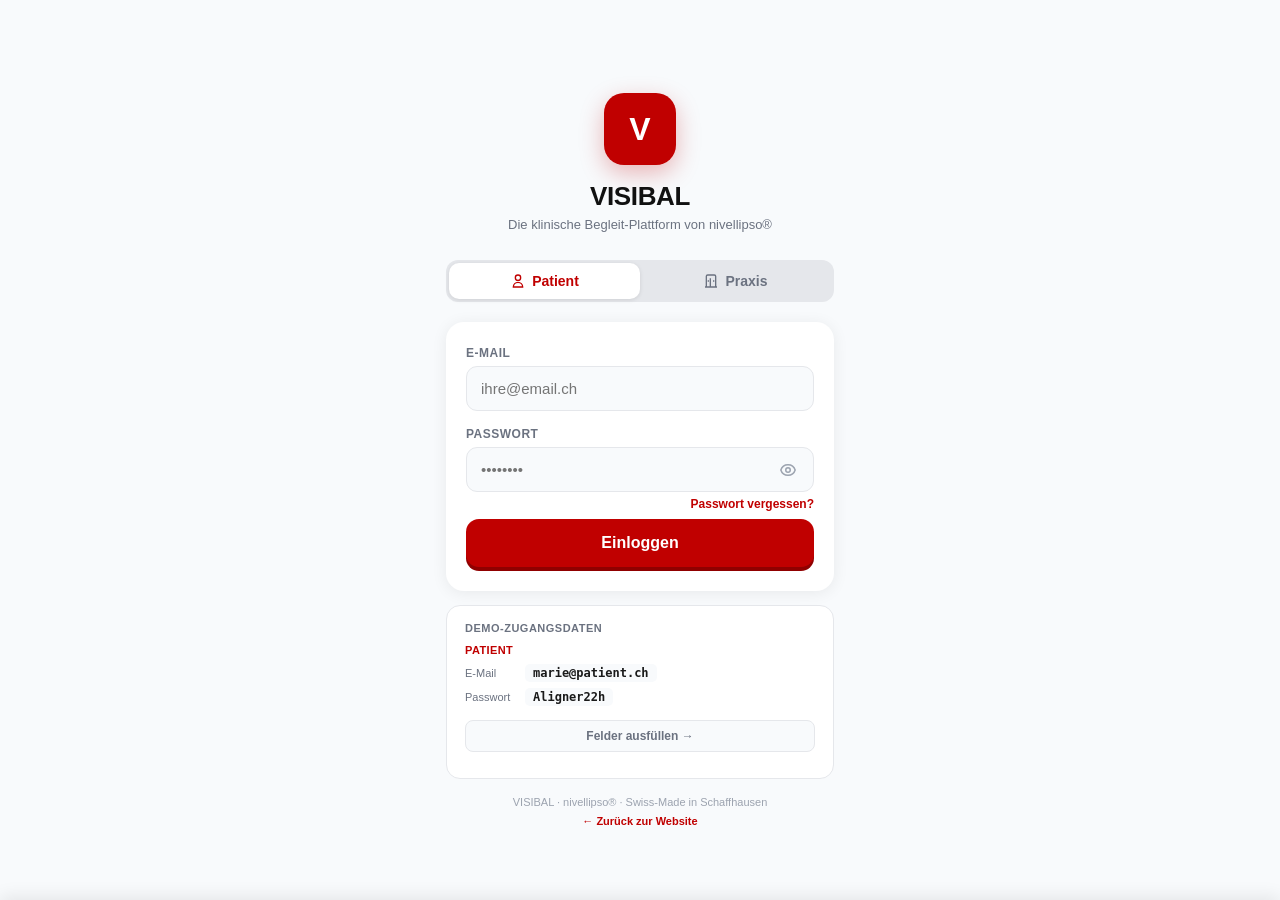
<file: Visibal app/index.html>
<!DOCTYPE html>
<html lang="de">
<head>
<meta charset="UTF-8">
<meta name="viewport" content="width=device-width, initial-scale=1.0, viewport-fit=cover, user-scalable=no">
<meta name="apple-mobile-web-app-capable" content="yes">
<meta name="apple-mobile-web-app-status-bar-style" content="black-translucent">
<meta name="theme-color" content="#C00000">
<title>VISIBAL — Login</title>
<link rel="manifest" href="manifest.json">
<link rel="apple-touch-icon" href="icons/icon-192.png">
<style>
*, *::before, *::after { box-sizing: border-box; margin: 0; padding: 0; }
:root {
  --red: #C00000;
  --red-dark: #900000;
  --red-light: #fdf0f0;
  --black: #111;
  --text: #1a1a1a;
  --grey: #6b7280;
  --grey-light: #9ca3af;
  --border: #e5e7eb;
  --bg: #f8fafc;
  --white: #ffffff;
  --ok: #2d8a4e;
  --ok-light: #edfaf3;
}

body {
  font-family: -apple-system, BlinkMacSystemFont, 'Segoe UI', sans-serif;
  background: var(--bg);
  min-height: 100vh;
  min-height: 100dvh;
  display: flex;
  flex-direction: column;
  align-items: center;
  justify-content: center;
  padding: env(safe-area-inset-top) 0 env(safe-area-inset-bottom);
}

/* ── CARD ── */
.login-wrap {
  width: 100%;
  max-width: 420px;
  padding: 20px 16px calc(20px + env(safe-area-inset-bottom));
  display: flex;
  flex-direction: column;
  gap: 0;
}

.login-brand {
  text-align: center;
  padding: 32px 0 28px;
}
.login-logo {
  width: 72px;
  height: 72px;
  background: var(--red);
  color: white;
  border-radius: 20px;
  font-size: 32px;
  font-weight: 800;
  display: flex;
  align-items: center;
  justify-content: center;
  margin: 0 auto 16px;
  box-shadow: 0 8px 24px rgba(192,0,0,.28);
}
.login-title {
  font-size: 26px;
  font-weight: 800;
  color: var(--black);
  letter-spacing: -.4px;
  margin-bottom: 5px;
}
.login-sub {
  font-size: 13px;
  color: var(--grey);
}

/* ── TABS ── */
.role-tabs {
  display: flex;
  background: var(--border);
  border-radius: 12px;
  padding: 3px;
  margin-bottom: 20px;
}
.role-tab {
  flex: 1;
  padding: 10px;
  border: none;
  background: none;
  border-radius: 10px;
  font-size: 14px;
  font-weight: 600;
  color: var(--grey);
  cursor: pointer;
  transition: all .18s;
  display: flex;
  align-items: center;
  justify-content: center;
  gap: 6px;
}
.role-tab svg { width: 16px; height: 16px; flex-shrink: 0; }
.role-tab.active {
  background: white;
  color: var(--red);
  box-shadow: 0 1px 4px rgba(0,0,0,.1);
}

/* ── FORM CARD ── */
.form-card {
  background: white;
  border-radius: 18px;
  padding: 24px 20px;
  box-shadow: 0 2px 16px rgba(0,0,0,.07);
  margin-bottom: 14px;
}

.form-group {
  margin-bottom: 16px;
}
.form-label {
  display: block;
  font-size: 12px;
  font-weight: 700;
  color: var(--grey);
  text-transform: uppercase;
  letter-spacing: .5px;
  margin-bottom: 6px;
}
.form-input {
  width: 100%;
  padding: 13px 14px;
  border: 1.5px solid var(--border);
  border-radius: 11px;
  font-size: 15px;
  font-family: inherit;
  color: var(--text);
  background: var(--bg);
  outline: none;
  transition: border-color .15s, background .15s;
  -webkit-appearance: none;
}
.form-input:focus {
  border-color: var(--red);
  background: white;
}
.form-input.error {
  border-color: var(--red);
  background: var(--red-light);
}

.pw-wrap {
  position: relative;
}
.pw-toggle {
  position: absolute;
  right: 13px;
  top: 50%;
  transform: translateY(-50%);
  background: none;
  border: none;
  color: var(--grey-light);
  cursor: pointer;
  padding: 4px;
  display: flex;
  align-items: center;
}

.form-row-meta {
  display: flex;
  justify-content: flex-end;
  margin-top: 5px;
  margin-bottom: 4px;
}
.forgot-link {
  font-size: 12px;
  color: var(--red);
  text-decoration: none;
  font-weight: 600;
}

/* ── ERROR BOX ── */
.error-box {
  background: var(--red-light);
  border: 1px solid rgba(192,0,0,.2);
  border-radius: 10px;
  padding: 11px 14px;
  font-size: 13px;
  color: var(--red);
  font-weight: 500;
  margin-bottom: 14px;
  display: none;
}
.error-box.show { display: block; }

/* ── SUBMIT BTN ── */
.submit-btn {
  width: 100%;
  padding: 15px;
  background: var(--red);
  color: white;
  border: none;
  border-radius: 13px;
  font-size: 16px;
  font-weight: 700;
  cursor: pointer;
  box-shadow: 0 4px 0 var(--red-dark);
  transition: transform .1s, box-shadow .1s, opacity .15s;
  display: flex;
  align-items: center;
  justify-content: center;
  gap: 8px;
  margin-top: 4px;
}
.submit-btn:active:not(:disabled) {
  transform: translateY(2px);
  box-shadow: 0 2px 0 var(--red-dark);
}
.submit-btn:disabled {
  opacity: .65;
  cursor: default;
}

/* ── SPINNER ── */
.spinner {
  width: 18px;
  height: 18px;
  border: 2.5px solid rgba(255,255,255,.35);
  border-top-color: white;
  border-radius: 50%;
  animation: spin .7s linear infinite;
  display: none;
}
.submit-btn.loading .spinner { display: block; }
.submit-btn.loading .btn-label { display: none; }
@keyframes spin { to { transform: rotate(360deg); } }

/* ── MAGIC LINK PANEL ── */
.magic-sent {
  display: none;
  flex-direction: column;
  align-items: center;
  text-align: center;
  padding: 8px 0 4px;
}
.magic-sent.show { display: flex; }
.magic-ico { font-size: 48px; margin-bottom: 14px; }
.magic-title { font-size: 17px; font-weight: 700; color: var(--black); margin-bottom: 8px; }
.magic-sub { font-size: 13px; color: var(--grey); line-height: 1.6; margin-bottom: 20px; }
.magic-demo-btn {
  background: var(--ok-light);
  border: 1.5px solid var(--ok);
  color: var(--ok);
  border-radius: 12px;
  padding: 12px 20px;
  font-size: 14px;
  font-weight: 700;
  cursor: pointer;
  width: 100%;
}

/* ── DEMO HINT ── */
.demo-hint {
  background: white;
  border: 1px solid var(--border);
  border-radius: 14px;
  padding: 16px 18px;
  margin-bottom: 14px;
}
.demo-hint-title {
  font-size: 11px;
  font-weight: 700;
  color: var(--grey);
  text-transform: uppercase;
  letter-spacing: .5px;
  margin-bottom: 10px;
}
.demo-cred {
  display: flex;
  flex-direction: column;
  gap: 6px;
  margin-bottom: 10px;
}
.demo-cred:last-child { margin-bottom: 0; }
.demo-cred-role {
  font-size: 11px;
  font-weight: 700;
  color: var(--red);
  text-transform: uppercase;
  letter-spacing: .4px;
  margin-bottom: 2px;
}
.demo-cred-row {
  display: flex;
  align-items: center;
  gap: 8px;
}
.demo-cred-key {
  font-size: 11px;
  color: var(--grey);
  width: 52px;
  flex-shrink: 0;
}
.demo-cred-val {
  font-size: 12px;
  font-weight: 600;
  color: var(--text);
  font-family: 'SF Mono', Consolas, monospace;
  background: var(--bg);
  padding: 2px 8px;
  border-radius: 5px;
  cursor: pointer;
  user-select: all;
}
.demo-fill-btn {
  margin-top: 8px;
  width: 100%;
  background: var(--bg);
  border: 1px solid var(--border);
  border-radius: 8px;
  padding: 8px;
  font-size: 12px;
  font-weight: 600;
  color: var(--grey);
  cursor: pointer;
  transition: background .12s;
}
.demo-fill-btn:active { background: var(--border); }

/* ── FOOTER ── */
.login-footer {
  text-align: center;
  font-size: 11px;
  color: var(--grey-light);
  line-height: 1.7;
  padding-bottom: 8px;
}
.login-footer a {
  color: var(--red);
  text-decoration: none;
  font-weight: 600;
}

/* ── INSTALL BANNER ── */
.install-banner {
  position: fixed;
  bottom: 0;
  left: 0;
  right: 0;
  background: white;
  border-top: 1px solid var(--border);
  padding: 14px 16px calc(14px + env(safe-area-inset-bottom));
  display: flex;
  align-items: center;
  gap: 12px;
  transform: translateY(100%);
  transition: transform .3s ease;
  z-index: 1000;
  box-shadow: 0 -4px 16px rgba(0,0,0,.08);
}
.install-banner.show { transform: translateY(0); }
.install-ico { font-size: 28px; flex-shrink: 0; }
.install-text { flex: 1; font-size: 13px; color: var(--text); }
.install-text strong { display: block; font-weight: 700; }
.install-btn {
  background: var(--red);
  color: white;
  border: none;
  border-radius: 8px;
  padding: 8px 16px;
  font-size: 13px;
  font-weight: 700;
  cursor: pointer;
  flex-shrink: 0;
}
.install-close {
  background: none;
  border: none;
  font-size: 20px;
  color: var(--grey-light);
  cursor: pointer;
  padding: 4px;
  flex-shrink: 0;
}
</style>
</head>
<body>

<div class="login-wrap">

  <!-- Brand -->
  <div class="login-brand">
    <div class="login-logo">V</div>
    <div class="login-title">VISIBAL</div>
    <div class="login-sub">Die klinische Begleit-Plattform von nivellipso®</div>
  </div>

  <!-- Role Tabs -->
  <div class="role-tabs">
    <button class="role-tab active" id="tabPatient" onclick="switchRole('patient')">
      <svg viewBox="0 0 24 24" fill="none" stroke="currentColor" stroke-width="2"><path d="M16 7a4 4 0 11-8 0 4 4 0 018 0zM12 14a7 7 0 00-7 7h14a7 7 0 00-7-7z"/></svg>
      Patient
    </button>
    <button class="role-tab" id="tabDoctor" onclick="switchRole('doctor')">
      <svg viewBox="0 0 24 24" fill="none" stroke="currentColor" stroke-width="2"><path d="M19 21V5a2 2 0 00-2-2H7a2 2 0 00-2 2v16m14 0H5m14 0h2M5 21H3m4-9h2m6 0h2m-6 0v9m0-9V8m-6 4v9"/></svg>
      Praxis
    </button>
  </div>

  <!-- Error Box -->
  <div class="error-box" id="errorBox"></div>

  <!-- ── PATIENT FORM ── -->
  <div class="form-card" id="patientForm">
    <div class="form-group">
      <label class="form-label" for="patientEmail">E-Mail</label>
      <input class="form-input" id="patientEmail" type="email" placeholder="ihre@email.ch" autocomplete="email" inputmode="email">
    </div>
    <div class="form-group" style="margin-bottom:8px;">
      <label class="form-label" for="patientPw">Passwort</label>
      <div class="pw-wrap">
        <input class="form-input" id="patientPw" type="password" placeholder="••••••••" autocomplete="current-password" style="padding-right:44px;">
        <button class="pw-toggle" onclick="togglePw('patientPw',this)" tabindex="-1">
          <svg id="eyeP" viewBox="0 0 24 24" fill="none" stroke="currentColor" stroke-width="2" width="18" height="18"><path d="M15 12a3 3 0 11-6 0 3 3 0 016 0z"/><path d="M2.458 12C3.732 7.943 7.523 5 12 5c4.478 0 8.268 2.943 9.542 7-1.274 4.057-5.064 7-9.542 7-4.477 0-8.268-2.943-9.542-7z"/></svg>
        </button>
      </div>
      <div class="form-row-meta">
        <a href="#" class="forgot-link" onclick="forgotPw(event)">Passwort vergessen?</a>
      </div>
    </div>
    <button class="submit-btn" id="patientLoginBtn" onclick="login('patient')">
      <span class="spinner"></span>
      <span class="btn-label">Einloggen</span>
    </button>
  </div>

  <!-- ── DOCTOR FORM ── -->
  <div class="form-card" id="doctorForm" style="display:none;">

    <!-- Email + Magic Link form -->
    <div id="magicForm">
      <div class="form-group" style="margin-bottom:4px;">
        <label class="form-label" for="doctorEmail">Praxis-E-Mail</label>
        <input class="form-input" id="doctorEmail" type="email" placeholder="praxis@beispiel.ch" autocomplete="email" inputmode="email">
      </div>
      <div class="form-group" style="margin-bottom:8px;">
        <label class="form-label" for="doctorPw">Passwort</label>
        <div class="pw-wrap">
          <input class="form-input" id="doctorPw" type="password" placeholder="••••••••" autocomplete="current-password" style="padding-right:44px;">
          <button class="pw-toggle" onclick="togglePw('doctorPw',this)" tabindex="-1">
            <svg viewBox="0 0 24 24" fill="none" stroke="currentColor" stroke-width="2" width="18" height="18"><path d="M15 12a3 3 0 11-6 0 3 3 0 016 0z"/><path d="M2.458 12C3.732 7.943 7.523 5 12 5c4.478 0 8.268 2.943 9.542 7-1.274 4.057-5.064 7-9.542 7-4.477 0-8.268-2.943-9.542-7z"/></svg>
          </button>
        </div>
        <div class="form-row-meta">
          <a href="#" class="forgot-link" onclick="forgotPw(event)">Passwort vergessen?</a>
        </div>
      </div>
      <button class="submit-btn" id="doctorLoginBtn" onclick="login('doctor')">
        <span class="spinner"></span>
        <span class="btn-label">Einloggen</span>
      </button>
    </div>

    <!-- Success state after magic link sent -->
    <div class="magic-sent" id="magicSent">
      <div class="magic-ico">📬</div>
      <div class="magic-title">E-Mail versendet!</div>
      <div class="magic-sub">Prüfen Sie Ihr Postfach und klicken Sie den Login-Link.<br><em>(Demo: Link-Klick simuliert unten)</em></div>
      <button class="magic-demo-btn" onclick="enterApp('doctor')">Demo: Direkt einloggen →</button>
    </div>
  </div>

  <!-- Demo Credentials -->
  <div class="demo-hint">
    <div class="demo-hint-title">Demo-Zugangsdaten</div>

    <div class="demo-cred" id="hintPatient">
      <div class="demo-cred-role">Patient</div>
      <div class="demo-cred-row">
        <span class="demo-cred-key">E-Mail</span>
        <span class="demo-cred-val">marie@patient.ch</span>
      </div>
      <div class="demo-cred-row">
        <span class="demo-cred-key">Passwort</span>
        <span class="demo-cred-val">Aligner22h</span>
      </div>
      <button class="demo-fill-btn" onclick="fillDemo('patient')">Felder ausfüllen →</button>
    </div>

    <div class="demo-cred" id="hintDoctor" style="display:none;border-top:1px solid var(--border);padding-top:10px;margin-top:4px;">
      <div class="demo-cred-role">Praxis / Arzt</div>
      <div class="demo-cred-row">
        <span class="demo-cred-key">E-Mail</span>
        <span class="demo-cred-val">dr.schmidt@praxis.ch</span>
      </div>
      <div class="demo-cred-row">
        <span class="demo-cred-key">Passwort</span>
        <span class="demo-cred-val">Praxis2026</span>
      </div>
      <button class="demo-fill-btn" onclick="fillDemo('doctor')">Felder ausfüllen →</button>
    </div>
  </div>

  <!-- Footer -->
  <div class="login-footer">
    VISIBAL · nivellipso® · Swiss-Made in Schaffhausen<br>
    <a href="../index.html">← Zurück zur Website</a>
  </div>

</div>

<!-- PWA Install Banner -->
<div class="install-banner" id="installBanner">
  <div class="install-ico">📲</div>
  <div class="install-text">
    <strong>VISIBAL installieren</strong>
    App zum Home-Screen hinzufügen
  </div>
  <button class="install-btn" onclick="installApp()">Installieren</button>
  <button class="install-close" onclick="hideInstall()">×</button>
</div>

<script>
// ── DEMO CREDENTIALS ──────────────────────────────────────
const DEMO_ACCOUNTS = {
  patient: { email: 'marie@patient.ch', password: 'Aligner22h' },
  doctor:  { email: 'dr.schmidt@praxis.ch', password: 'Praxis2026' }
};

// ── ROLE TABS ─────────────────────────────────────────────
let _role = 'patient';

function switchRole(role) {
  _role = role;
  document.getElementById('tabPatient').classList.toggle('active', role === 'patient');
  document.getElementById('tabDoctor').classList.toggle('active', role === 'doctor');
  document.getElementById('patientForm').style.display = role === 'patient' ? '' : 'none';
  document.getElementById('doctorForm').style.display  = role === 'doctor'  ? '' : 'none';
  document.getElementById('hintPatient').style.display = role === 'patient' ? '' : 'none';
  document.getElementById('hintDoctor').style.display  = role === 'doctor'  ? '' : 'none';
  clearError();
}

// ── LOGIN ─────────────────────────────────────────────────
function login(role) {
  clearError();
  const emailEl = document.getElementById(role === 'patient' ? 'patientEmail' : 'doctorEmail');
  const pwEl    = document.getElementById(role === 'patient' ? 'patientPw'    : 'doctorPw');
  const btn     = document.getElementById(role === 'patient' ? 'patientLoginBtn' : 'doctorLoginBtn');

  const email = emailEl.value.trim();
  const pw    = pwEl.value;

  // Basic validation
  if (!email) { showError('Bitte geben Sie Ihre E-Mail-Adresse ein.'); emailEl.classList.add('error'); emailEl.focus(); return; }
  if (!email.includes('@')) { showError('Bitte geben Sie eine gültige E-Mail-Adresse ein.'); emailEl.classList.add('error'); emailEl.focus(); return; }
  if (!pw) { showError('Bitte geben Sie Ihr Passwort ein.'); pwEl.classList.add('error'); pwEl.focus(); return; }

  // Start loading
  btn.classList.add('loading');
  btn.disabled = true;
  emailEl.classList.remove('error');
  pwEl.classList.remove('error');

  // Simulate server round-trip
  setTimeout(() => {
    const acc = DEMO_ACCOUNTS[role];
    if (email.toLowerCase() === acc.email.toLowerCase() && pw === acc.password) {
      enterApp(role);
    } else {
      btn.classList.remove('loading');
      btn.disabled = false;
      emailEl.classList.add('error');
      pwEl.classList.add('error');
      showError('E-Mail oder Passwort falsch. Bitte prüfen Sie die Demo-Zugangsdaten unten.');
      pwEl.value = '';
      pwEl.focus();
    }
  }, 900);
}

// ── ENTER APP ─────────────────────────────────────────────
function enterApp(role) {
  localStorage.setItem('visibal_role', role);
  window.location.href = role === 'patient' ? 'patient.html' : 'doctor.html';
}

// ── HELPERS ───────────────────────────────────────────────
function showError(msg) {
  const box = document.getElementById('errorBox');
  box.textContent = msg;
  box.classList.add('show');
}
function clearError() {
  const box = document.getElementById('errorBox');
  box.classList.remove('show');
  document.querySelectorAll('.form-input').forEach(i => i.classList.remove('error'));
}

function forgotPw(e) {
  e.preventDefault();
  showError('Passwort-Reset ist im Demo-Modus nicht verfügbar. Bitte nutzen Sie die Demo-Zugangsdaten.');
}

function togglePw(id, btn) {
  const input = document.getElementById(id);
  const isText = input.type === 'text';
  input.type = isText ? 'password' : 'text';
  btn.querySelector('svg').style.opacity = isText ? '1' : '.4';
}

function fillDemo(role) {
  const acc = DEMO_ACCOUNTS[role];
  if (role === 'patient') {
    document.getElementById('patientEmail').value = acc.email;
    document.getElementById('patientPw').value    = acc.password;
  } else {
    document.getElementById('doctorEmail').value = acc.email;
    document.getElementById('doctorPw').value    = acc.password;
  }
  clearError();
}

// ── INPUT CLEANUP ─────────────────────────────────────────
document.querySelectorAll('.form-input').forEach(el => {
  el.addEventListener('input', () => { el.classList.remove('error'); clearError(); });
  el.addEventListener('keydown', e => {
    if (e.key === 'Enter') login(_role);
  });
});

// ── PWA INSTALL ───────────────────────────────────────────
let deferredPrompt;
window.addEventListener('beforeinstallprompt', (e) => {
  e.preventDefault();
  deferredPrompt = e;
  if (!sessionStorage.getItem('install_dismissed')) {
    document.getElementById('installBanner').classList.add('show');
  }
});
function installApp() {
  if (deferredPrompt) {
    deferredPrompt.prompt();
    deferredPrompt.userChoice.then(() => { deferredPrompt = null; hideInstall(); });
  }
}
function hideInstall() {
  document.getElementById('installBanner').classList.remove('show');
  sessionStorage.setItem('install_dismissed', '1');
}

// ── AUTO-REDIRECT IF ALREADY LOGGED IN ───────────────────
const existingRole = localStorage.getItem('visibal_role');
if (existingRole === 'patient' || existingRole === 'doctor') {
  enterApp(existingRole);
}

// ── SERVICE WORKER ────────────────────────────────────────
if ('serviceWorker' in navigator) {
  window.addEventListener('load', () => {
    navigator.serviceWorker.register('service-worker.js').catch(() => {});
  });
}
</script>
</body>
</html>
</file>
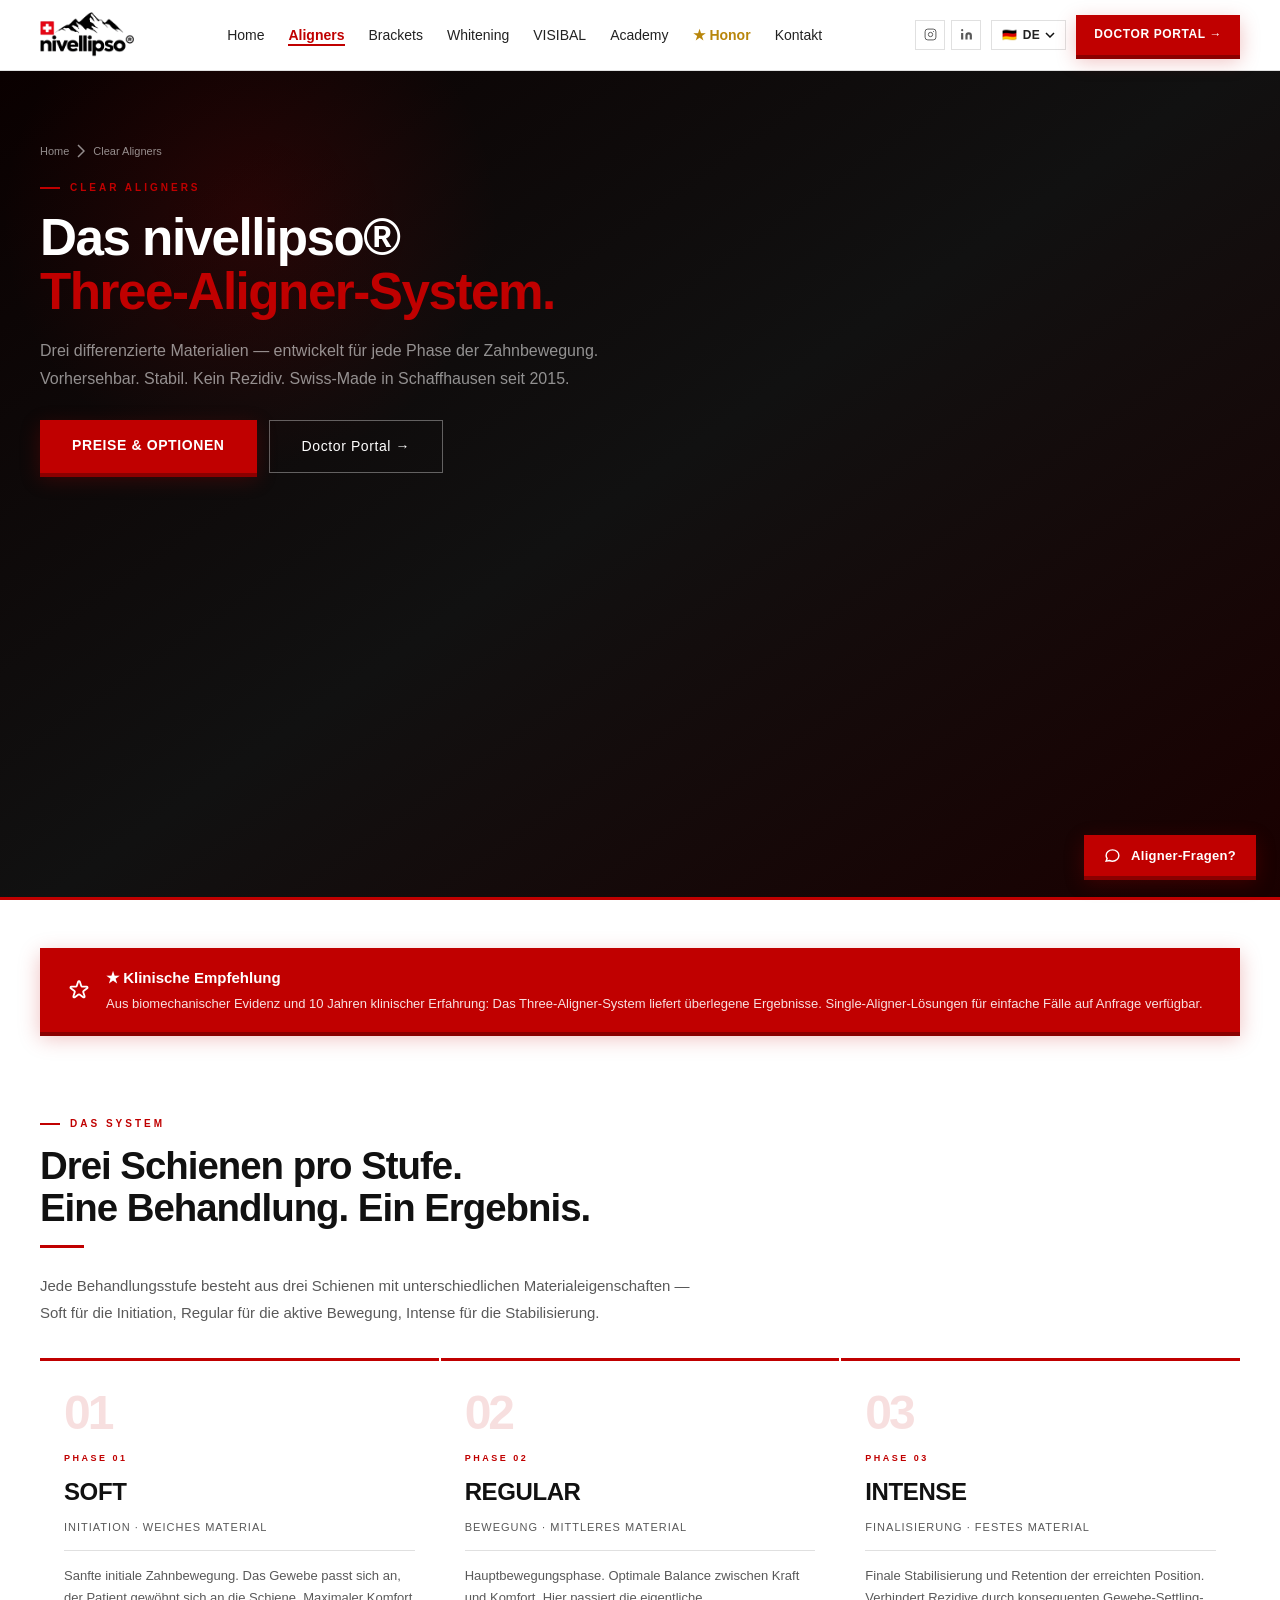
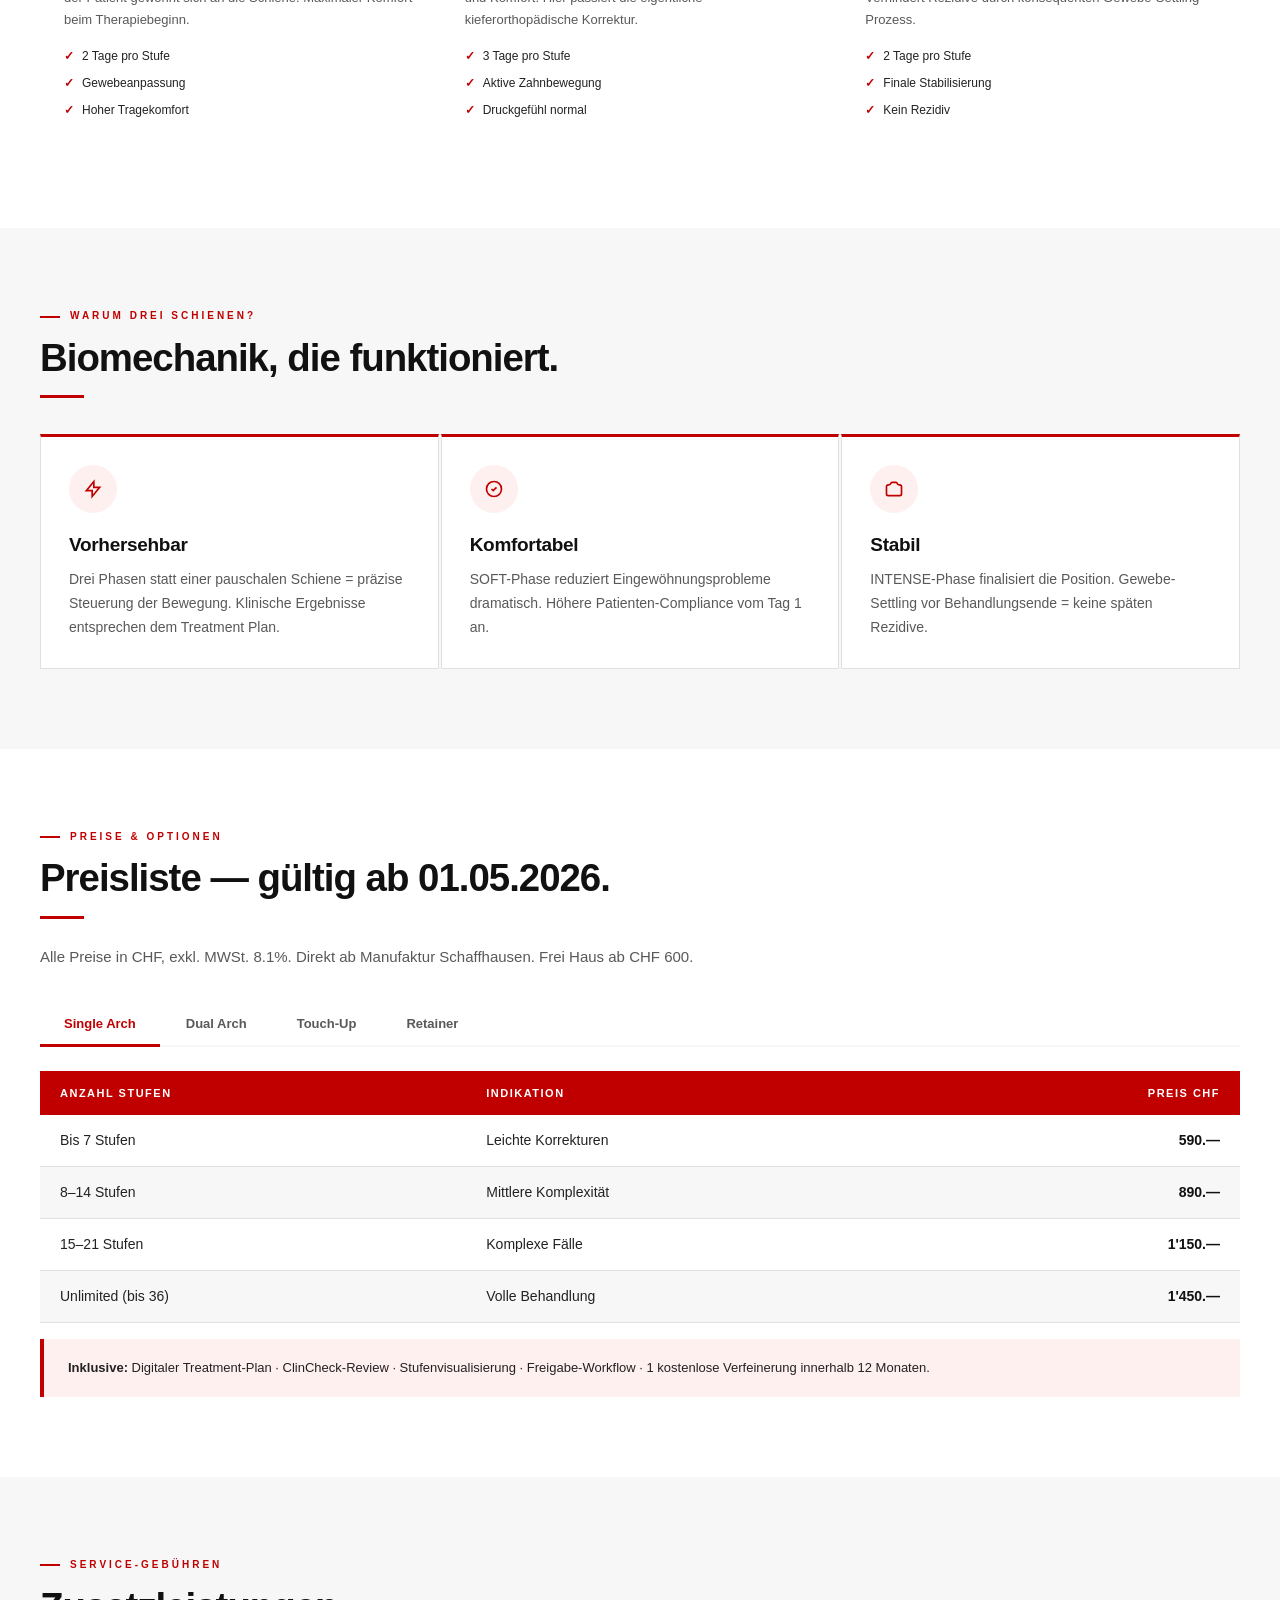
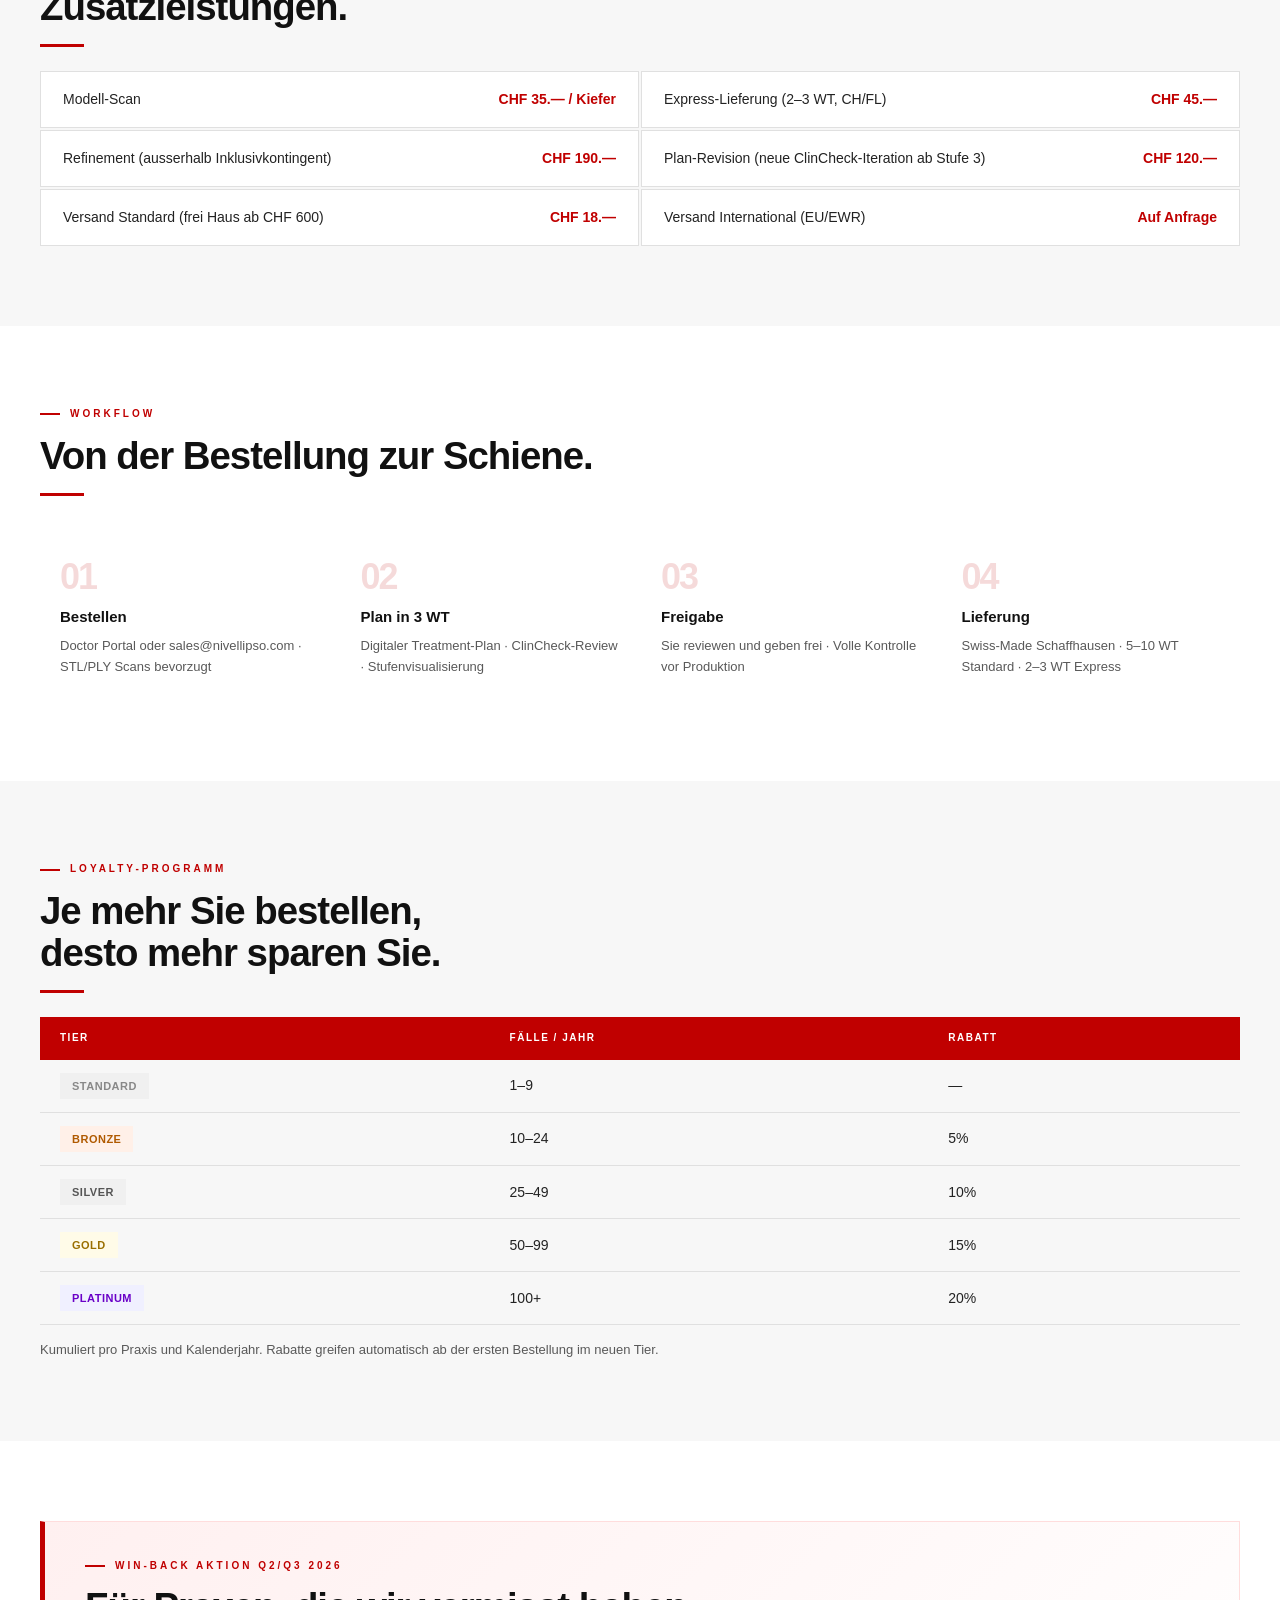
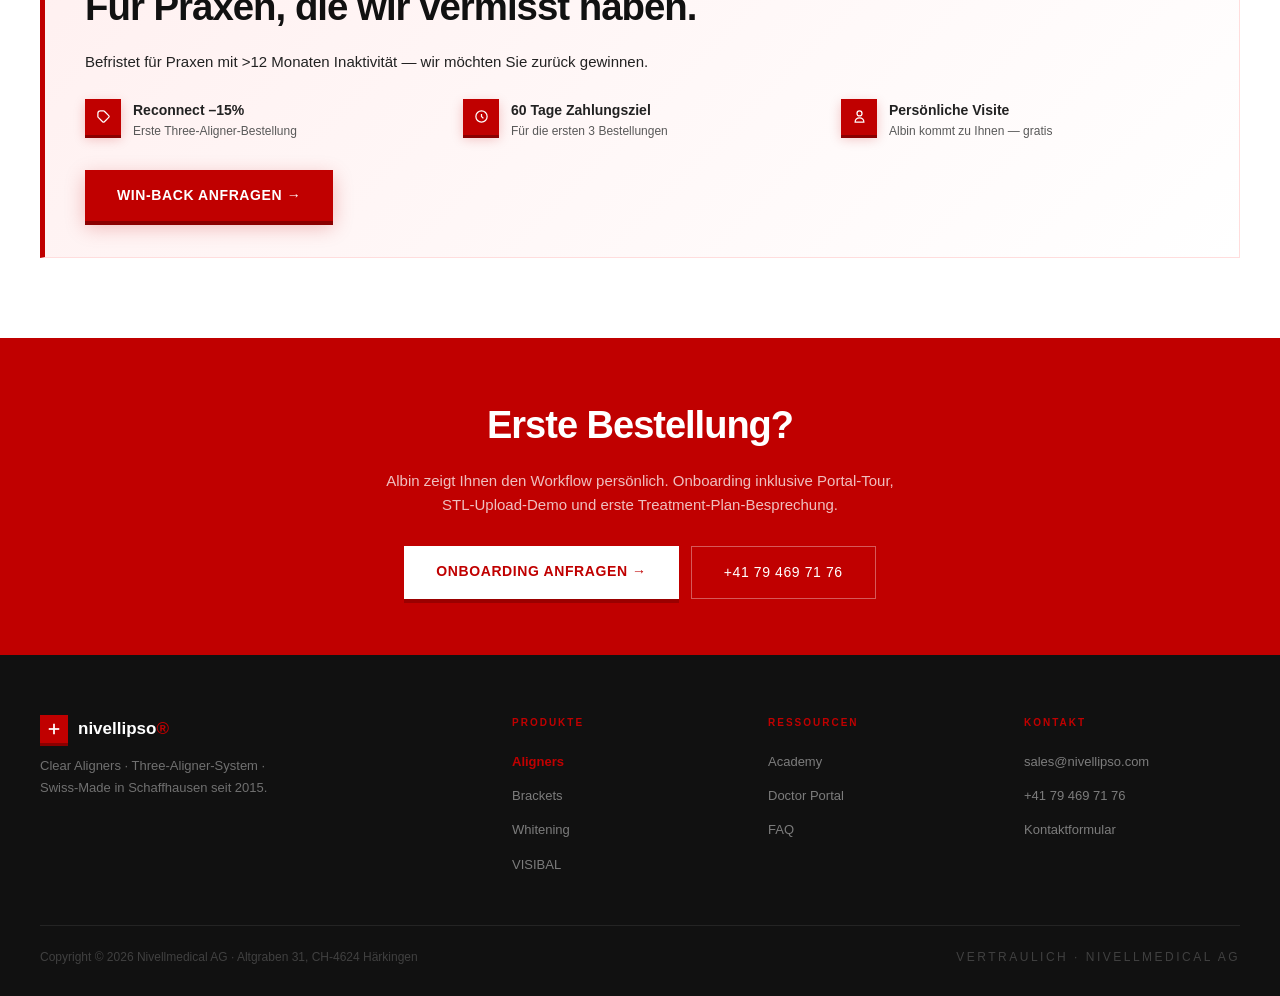
<file: aligner.html>
<!DOCTYPE html>
<html lang="de">
<head>
<meta charset="UTF-8">
<meta name="viewport" content="width=device-width, initial-scale=1.0">
<title>Clear Aligners — nivellipso® Three-Aligner-System</title>
<link rel="icon" href="data:image/svg+xml,<svg xmlns='http://www.w3.org/2000/svg' viewBox='0 0 32 32'><rect width='32' height='32' fill='%23C00000'/><rect x='14' y='6' width='4' height='20' fill='white'/><rect x='6' y='14' width='20' height='4' fill='white'/></svg>">
<meta name="description" content="nivellipso® Clear Aligners — Three-Aligner-System SOFT/REGULAR/INTENSE. Swiss-Made in Schaffhausen. Direkt vom Hersteller.">
<meta property="og:type" content="website">
<meta property="og:url" content="https://nivellipso.com/aligner.html">
<meta property="og:title" content="Clear Aligners — nivellipso® Three-Aligner-System">
<meta property="og:description" content="Das nivellipso® Three-Aligner-System. SOFT · REGULAR · INTENSE. Swiss-Made seit 2015.">
<meta property="og:image" content="https://nivellipso.com/images/team/dr-albin-vukaj-circle-240.png">
<meta name="twitter:card" content="summary_large_image">
<meta name="twitter:title" content="Clear Aligners — nivellipso® Three-Aligner-System">
<meta name="twitter:description" content="Das nivellipso® Three-Aligner-System. SOFT · REGULAR · INTENSE. Swiss-Made seit 2015.">
<meta name="twitter:image" content="https://nivellipso.com/images/team/dr-albin-vukaj-circle-240.png">
<link rel="canonical" href="https://nivellipso.com/aligner.html">
<script defer data-domain="nivellipso.com" src="https://plausible.io/js/script.js"></script>
<link rel="stylesheet" href="nivell-design.css">
<style>
.al-hero-bg{background:linear-gradient(145deg,#0a0000 0%,var(--black) 50%,#1a0000 100%);position:relative;overflow:hidden;}
.al-hero-bg::before{content:'';position:absolute;top:-100px;right:-100px;width:500px;height:500px;background:radial-gradient(circle,rgba(192,0,0,.15) 0%,transparent 70%);pointer-events:none;}
.al-hero-bg::after{content:'';position:absolute;bottom:0;left:0;right:0;height:3px;background:var(--red);}

/* Phase Cards */
.phase-grid{display:grid;grid-template-columns:repeat(3,1fr);gap:2px;margin-top:32px;}
.phase-card{background:white;padding:28px 24px;border-top:3px solid var(--red);transition:transform .2s,box-shadow .2s;position:relative;}
.phase-card:hover{transform:translateY(-4px);box-shadow:var(--shadow-lg);}
.phase-num{font-size:48px;font-weight:700;color:var(--red);opacity:.12;letter-spacing:-3px;line-height:1;margin-bottom:14px;}
.phase-tag{font-size:9px;font-weight:700;letter-spacing:2.5px;color:var(--red);text-transform:uppercase;margin-bottom:6px;}
.phase-name{font-size:24px;font-weight:700;color:var(--black);margin-bottom:6px;letter-spacing:-.4px;}
.phase-mat{font-size:11px;color:var(--grey);text-transform:uppercase;letter-spacing:1px;margin-bottom:14px;padding-bottom:14px;border-bottom:1px solid var(--border);}
.phase-desc{font-size:13px;color:var(--grey);line-height:1.7;margin-bottom:16px;}
.phase-feats{display:flex;flex-direction:column;gap:7px;}
.phase-feat{font-size:12px;color:var(--text);display:flex;gap:8px;align-items:flex-start;}
.phase-feat::before{content:'✓';color:var(--red);font-weight:700;flex-shrink:0;}

/* Pricing Tabs */
.price-tabs{display:flex;gap:2px;margin-bottom:0;border-bottom:2px solid var(--bg);}
.price-tab{padding:14px 24px;font-size:13px;font-weight:700;background:none;border:none;cursor:pointer;color:var(--grey);font-family:Arial,sans-serif;transition:all .15s;position:relative;}
.price-tab.active{color:var(--red);}
.price-tab.active::after{content:'';position:absolute;bottom:-2px;left:0;right:0;height:3px;background:var(--red);}
.price-tab:hover:not(.active){color:var(--text);}
.price-panel{display:none;padding-top:24px;}
.price-panel.active{display:block;}
.price-table{width:100%;border-collapse:collapse;}
.price-table th{background:var(--red);color:white;padding:13px 20px;text-align:left;font-size:11px;letter-spacing:1.5px;text-transform:uppercase;font-weight:700;}
.price-table th:last-child{text-align:right;}
.price-table td{padding:14px 20px;border-bottom:1px solid var(--border);font-size:14px;}
.price-table td:last-child{text-align:right;font-weight:700;color:var(--black);}
.price-table tr:nth-child(even) td{background:var(--bg);}
.price-incl{background:var(--red-light);border-left:4px solid var(--red);padding:18px 24px;margin-top:16px;font-size:13px;color:var(--text);line-height:1.7;}

/* Workflow */
.wf-grid{display:grid;grid-template-columns:repeat(4,1fr);gap:2px;margin-top:36px;}
.wf-step{background:white;padding:24px 20px;border-top:3px solid transparent;transition:border-color .2s,transform .2s;}
.wf-step:hover{border-top-color:var(--red);transform:translateY(-3px);}
.wf-n{font-size:36px;font-weight:700;color:var(--red);opacity:.14;line-height:1;margin-bottom:10px;letter-spacing:-2px;}
.wf-t{font-size:15px;font-weight:700;color:var(--black);margin-bottom:6px;}
.wf-d{font-size:13px;color:var(--grey);line-height:1.6;}

/* Service grid */
.svc-grid{display:grid;grid-template-columns:repeat(2,1fr);gap:2px;margin-top:24px;}
.svc-row{background:white;border:1px solid var(--border);padding:16px 22px;display:flex;align-items:center;justify-content:space-between;transition:border-color .2s;}
.svc-row:hover{border-color:var(--red);}
.svc-name{font-size:14px;color:var(--text);}
.svc-price{font-size:14px;font-weight:700;color:var(--red);}

/* Loyalty */
.loyal-table{width:100%;border-collapse:collapse;font-size:14px;margin-top:24px;}
.loyal-table th{background:var(--red);color:white;padding:13px 20px;text-align:left;font-size:10px;letter-spacing:1.5px;text-transform:uppercase;font-weight:700;}
.loyal-table td{padding:13px 20px;border-bottom:1px solid var(--border);}
.loyal-table tr:nth-child(even) td{background:var(--bg);}
.tier-pill{display:inline-block;padding:4px 12px;font-size:11px;font-weight:700;letter-spacing:.5px;text-transform:uppercase;}
.t0{background:#f0f0f0;color:#888;}.t1{background:#fff0e8;color:#b05a00;}.t2{background:#f0f0f0;color:#555;}.t3{background:#fffbe8;color:#9a6f00;}.t4{background:#f0f0ff;color:#6a00c8;}

@media(max-width:768px){
  .phase-grid{grid-template-columns:1fr;gap:10px;}
  .wf-grid{grid-template-columns:1fr 1fr;gap:8px;}
  .svc-grid{grid-template-columns:1fr;}
  .price-tabs{overflow-x:auto;-webkit-overflow-scrolling:touch;}
  .price-table{font-size:13px;}
  .price-table th,.price-table td{padding:10px 12px;}
}
@media(max-width:540px){
  .wf-grid{grid-template-columns:1fr;}
}
</style>
</head>
<body>

<!-- ── NAV ── -->
<nav class="n-nav">
<div class="n-nav-inner">
  <a href="index.html" class="n-logo">
    <img src="images/logo/logo_black.png" alt="nivellipso" class="n-logo-img">
  </a>
  <ul class="n-links">
    <li><a href="index.html" data-i18n="n_home">Home</a></li>
    <li><a href="aligner.html" class="active" data-i18n="n_align">Aligners</a></li>
    <li><a href="brackets.html" data-i18n="n_brack">Brackets</a></li>
    <li><a href="whitening.html" data-i18n="n_white">Whitening</a></li>
    <li><a href="visibal.html" data-i18n="n_vis">VISIBAL</a></li>
    <li><a href="academy.html" data-i18n="n_acad">Academy</a></li>
    <li><a href="index.html#honor-reward" style="color:#b8860b;font-weight:700;">★ Honor</a></li>
    <li><a href="index.html#contact-form" data-i18n="n_con">Kontakt</a></li>
  </ul>
  <div style="display:flex;align-items:center;gap:10px;">
    <div style="display:flex;gap:6px;">
      <a href="https://www.instagram.com/nivellipso" target="_blank" style="width:30px;height:30px;display:flex;align-items:center;justify-content:center;border:1px solid var(--border);color:var(--grey);text-decoration:none;transition:all .2s;" onmouseover="this.style.borderColor='var(--red)';this.style.color='var(--red)'" onmouseout="this.style.borderColor='var(--border)';this.style.color='var(--grey)'">
        <svg viewBox="0 0 24 24" fill="none" stroke="currentColor" stroke-width="1.8" width="13" height="13"><rect x="2" y="2" width="20" height="20" rx="5"/><circle cx="12" cy="12" r="4"/><circle cx="17.5" cy="6.5" r="1" fill="currentColor" stroke="none"/></svg>
      </a>
      <a href="https://www.linkedin.com/company/nivellipso" target="_blank" style="width:30px;height:30px;display:flex;align-items:center;justify-content:center;border:1px solid var(--border);color:var(--grey);text-decoration:none;transition:all .2s;" onmouseover="this.style.borderColor='var(--red)';this.style.color='var(--red)'" onmouseout="this.style.borderColor='var(--border)';this.style.color='var(--grey)'">
        <svg viewBox="0 0 24 24" fill="currentColor" width="13" height="13"><path d="M16 8a6 6 0 016 6v7h-4v-7a2 2 0 00-2-2 2 2 0 00-2 2v7h-4v-7a6 6 0 016-6zM2 9h4v12H2z"/><circle cx="4" cy="4" r="2"/></svg>
      </a>
    </div>
    <button class="n-hamburger" id="hamburger" onclick="toggleMenu()" aria-label="Navigation öffnen" aria-expanded="false" aria-controls="mobileMenu"><span></span><span></span><span></span></button>
    <button type="button" class="lang-btn" id="langBtn" aria-label="Sprache wechseln" aria-expanded="false" aria-haspopup="listbox">
      <span id="lFlag">🇩🇪</span><span id="lCode">DE</span>
      <svg viewBox="0 0 10 6" fill="none" width="10"><path d="M1 1l4 4 4-4" stroke="#111" stroke-width="1.5"/></svg>
      <div class="lang-dropdown">
        <div class="lang-opt active" data-lang="de" onclick="setNivellLang('de',window.NIVELL_T)">🇩🇪 Deutsch</div>
        <div class="lang-opt" data-lang="fr" onclick="setNivellLang('fr',window.NIVELL_T)">🇫🇷 Français</div>
        <div class="lang-opt" data-lang="it" onclick="setNivellLang('it',window.NIVELL_T)">🇮🇹 Italiano</div>
        <div class="lang-opt" data-lang="en" onclick="setNivellLang('en',window.NIVELL_T)">🇬🇧 English</div>
        <div class="lang-opt" data-lang="ru" onclick="setNivellLang('ru',window.NIVELL_T)">🇷🇺 Русский</div>
        <div class="lang-opt" data-lang="es" onclick="setNivellLang('es',window.NIVELL_T)">🇪🇸 Español</div>
      </div>
    </button>
    <a href="https://nivellipso-doctor.vercel.app/" target="_blank" class="btn-3d" style="font-size:12px;padding:10px 18px;" data-i18n="n_portal">Doctor Portal →</a>
  </div>
</div>
<div class="n-mobile-menu" id="mobileMenu">
  <ul>
    <li><a href="index.html" data-i18n="n_home">Home</a></li>
    <li><a href="aligner.html" style="color:var(--red);" data-i18n="n_align">Aligners</a></li>
    <li><a href="brackets.html" data-i18n="n_brack">Brackets</a></li>
    <li><a href="whitening.html" data-i18n="n_white">Whitening</a></li>
    <li><a href="visibal.html" data-i18n="n_vis">VISIBAL</a></li>
    <li><a href="academy.html" data-i18n="n_acad">Academy</a></li>
    <li><a href="index.html#honor-reward" style="color:#b8860b;font-weight:700;">★ Honor</a></li>
    <li><a href="index.html#contact-form" data-i18n="n_con">Kontakt</a></li>
  </ul>
  <a href="https://nivellipso-doctor.vercel.app/" target="_blank" class="n-mobile-cta" data-i18n="n_portal">Doctor Portal →</a>
</div>
</nav>

<!-- HERO -->
<div class="n-page-hero al-hero-bg">
<div class="n-page-hero-inner">
  <div class="n-breadcrumb"><a href="index.html" data-i18n="n_home">Home</a> <svg viewBox="0 0 8 14" fill="none" width="8" height="14"><path d="M1 1l6 6-6 6" stroke="currentColor" stroke-width="1.5"/></svg> <span data-i18n="al_breadcrumb">Clear Aligners</span></div>
  <div class="t-label" style="color:var(--red);" data-i18n="al_label">Clear Aligners</div>
  <h1 class="n-page-h1" data-i18n="al_h1">Das nivellipso®<br><em>Three-Aligner-System.</em></h1>
  <p class="n-page-sub" data-i18n="al_sub">Drei differenzierte Materialien — entwickelt für jede Phase der Zahnbewegung. Vorhersehbar. Stabil. Kein Rezidiv. Swiss-Made in Schaffhausen seit 2015.</p>
  <div style="margin-top:28px;display:flex;gap:12px;flex-wrap:wrap;">
    <a href="#pricing" class="btn-3d" data-i18n="al_cta1">Preise & Optionen</a>
    <a href="https://nivellipso-doctor.vercel.app/" target="_blank" class="btn-3d-ghost" data-i18n="n_portal">Doctor Portal →</a>
  </div>
</div>
</div>

<!-- RECOMMENDATION BANNER -->
<section class="n-sec" style="padding-top:48px;padding-bottom:24px;">
<div class="n-sec-inner">
  <div class="n-rec-banner n-fade">
    <svg viewBox="0 0 24 24" fill="none" stroke="currentColor" stroke-width="2"><path d="M11.049 2.927c.3-.921 1.603-.921 1.902 0l1.519 4.674a1 1 0 00.95.69h4.915c.969 0 1.371 1.24.588 1.81l-3.976 2.888a1 1 0 00-.363 1.118l1.518 4.674c.3.922-.755 1.688-1.538 1.118l-3.976-2.888a1 1 0 00-1.176 0l-3.976 2.888c-.783.57-1.838-.197-1.538-1.118l1.518-4.674a1 1 0 00-.363-1.118l-3.976-2.888c-.784-.57-.38-1.81.588-1.81h4.914a1 1 0 00.951-.69l1.519-4.674z"/></svg>
    <div><strong data-i18n="al_rec_title">★ Klinische Empfehlung</strong><p data-i18n="al_rec_body">Aus biomechanischer Evidenz und 10 Jahren klinischer Erfahrung: Das Three-Aligner-System liefert überlegene Ergebnisse. Single-Aligner-Lösungen für einfache Fälle auf Anfrage verfügbar.</p></div>
  </div>
</div>
</section>

<!-- THE 3 PHASES -->
<section class="n-sec" style="padding-top:24px;">
<div class="n-sec-inner">
  <div class="n-fade">
    <div class="t-label" data-i18n="al_sys_label">Das System</div>
    <h2 class="t-h2" data-i18n="al_sys_h2">Drei Schienen pro Stufe.<br>Eine Behandlung. Ein Ergebnis.</h2>
    <div class="t-rule"></div>
    <p class="t-lead" data-i18n="al_sys_lead">Jede Behandlungsstufe besteht aus drei Schienen mit unterschiedlichen Materialeigenschaften — Soft für die Initiation, Regular für die aktive Bewegung, Intense für die Stabilisierung.</p>
  </div>
  <div class="phase-grid n-fade">
    <div class="phase-card">
      <div class="phase-num">01</div>
      <div class="phase-tag" data-i18n="al_p1_tag">Phase 01</div>
      <div class="phase-name">SOFT</div>
      <div class="phase-mat" data-i18n="al_p1_mat">Initiation · Weiches Material</div>
      <div class="phase-desc" data-i18n="al_p1_desc">Sanfte initiale Zahnbewegung. Das Gewebe passt sich an, der Patient gewöhnt sich an die Schiene. Maximaler Komfort beim Therapiebeginn.</div>
      <div class="phase-feats">
        <div class="phase-feat" data-i18n="al_p1_f1">2 Tage pro Stufe</div>
        <div class="phase-feat" data-i18n="al_p1_f2">Gewebeanpassung</div>
        <div class="phase-feat" data-i18n="al_p1_f3">Hoher Tragekomfort</div>
      </div>
    </div>
    <div class="phase-card">
      <div class="phase-num">02</div>
      <div class="phase-tag" data-i18n="al_p2_tag">Phase 02</div>
      <div class="phase-name">REGULAR</div>
      <div class="phase-mat" data-i18n="al_p2_mat">Bewegung · Mittleres Material</div>
      <div class="phase-desc" data-i18n="al_p2_desc">Hauptbewegungsphase. Optimale Balance zwischen Kraft und Komfort. Hier passiert die eigentliche kieferorthopädische Korrektur.</div>
      <div class="phase-feats">
        <div class="phase-feat" data-i18n="al_p2_f1">3 Tage pro Stufe</div>
        <div class="phase-feat" data-i18n="al_p2_f2">Aktive Zahnbewegung</div>
        <div class="phase-feat" data-i18n="al_p2_f3">Druckgefühl normal</div>
      </div>
    </div>
    <div class="phase-card">
      <div class="phase-num">03</div>
      <div class="phase-tag" data-i18n="al_p3_tag">Phase 03</div>
      <div class="phase-name">INTENSE</div>
      <div class="phase-mat" data-i18n="al_p3_mat">Finalisierung · Festes Material</div>
      <div class="phase-desc" data-i18n="al_p3_desc">Finale Stabilisierung und Retention der erreichten Position. Verhindert Rezidive durch konsequenten Gewebe-Settling-Prozess.</div>
      <div class="phase-feats">
        <div class="phase-feat" data-i18n="al_p3_f1">2 Tage pro Stufe</div>
        <div class="phase-feat" data-i18n="al_p3_f2">Finale Stabilisierung</div>
        <div class="phase-feat" data-i18n="al_p3_f3">Kein Rezidiv</div>
      </div>
    </div>
  </div>
</div>
</section>

<!-- WHY -->
<section class="n-sec n-sec-bg">
<div class="n-sec-inner">
  <div class="n-fade">
    <div class="t-label" data-i18n="al_why_label">Warum drei Schienen?</div>
    <h2 class="t-h2" data-i18n="al_why_h2">Biomechanik, die funktioniert.</h2>
    <div class="t-rule"></div>
  </div>
  <div style="display:grid;grid-template-columns:repeat(3,1fr);gap:2px;margin-top:36px;" class="n-fade">
    <div class="card-3d card-3d-red">
      <div class="ico-circle" style="margin-bottom:16px;"><svg viewBox="0 0 24 24" fill="none" stroke="currentColor" stroke-width="2"><path d="M13 10V3L4 14h7v7l9-11h-7z"/></svg></div>
      <div class="t-h3" data-i18n="al_why_c1_h">Vorhersehbar</div>
      <p style="font-size:14px;color:var(--grey);line-height:1.7;" data-i18n="al_why_c1_p">Drei Phasen statt einer pauschalen Schiene = präzise Steuerung der Bewegung. Klinische Ergebnisse entsprechen dem Treatment Plan.</p>
    </div>
    <div class="card-3d card-3d-red">
      <div class="ico-circle" style="margin-bottom:16px;"><svg viewBox="0 0 24 24" fill="none" stroke="currentColor" stroke-width="2"><path d="M9 12l2 2 4-4m6 2a9 9 0 11-18 0 9 9 0 0118 0z"/></svg></div>
      <div class="t-h3" data-i18n="al_why_c2_h">Komfortabel</div>
      <p style="font-size:14px;color:var(--grey);line-height:1.7;" data-i18n="al_why_c2_p">SOFT-Phase reduziert Eingewöhnungsprobleme dramatisch. Höhere Patienten-Compliance vom Tag 1 an.</p>
    </div>
    <div class="card-3d card-3d-red">
      <div class="ico-circle" style="margin-bottom:16px;"><svg viewBox="0 0 24 24" fill="none" stroke="currentColor" stroke-width="2"><path d="M3 9a2 2 0 012-2h.93a2 2 0 001.664-.89l.812-1.22A2 2 0 0110.07 4h3.86a2 2 0 011.664.89l.812 1.22A2 2 0 0018.07 7H19a2 2 0 012 2v9a2 2 0 01-2 2H5a2 2 0 01-2-2V9z"/></svg></div>
      <div class="t-h3" data-i18n="al_why_c3_h">Stabil</div>
      <p style="font-size:14px;color:var(--grey);line-height:1.7;" data-i18n="al_why_c3_p">INTENSE-Phase finalisiert die Position. Gewebe-Settling vor Behandlungsende = keine späten Rezidive.</p>
    </div>
  </div>
</div>
</section>

<!-- PRICING -->
<section class="n-sec" id="pricing">
<div class="n-sec-inner">
  <div class="n-fade">
    <div class="t-label" data-i18n="al_price_label">Preise & Optionen</div>
    <h2 class="t-h2" data-i18n="al_price_h2">Preisliste — gültig ab 01.05.2026.</h2>
    <div class="t-rule"></div>
    <p class="t-lead" style="margin-bottom:32px;" data-i18n="al_price_lead">Alle Preise in CHF, exkl. MWSt. 8.1%. Direkt ab Manufaktur Schaffhausen. Frei Haus ab CHF 600.</p>
  </div>
  <div class="n-fade">
    <div class="price-tabs">
      <button class="price-tab active" onclick="showTab('single',this)" data-i18n="al_tab_single">Single Arch</button>
      <button class="price-tab" onclick="showTab('dual',this)" data-i18n="al_tab_dual">Dual Arch</button>
      <button class="price-tab" onclick="showTab('touch',this)" data-i18n="al_tab_touch">Touch-Up</button>
      <button class="price-tab" onclick="showTab('retainer',this)" data-i18n="al_tab_retainer">Retainer</button>
    </div>
    <!-- SINGLE ARCH -->
    <div id="tab-single" class="price-panel active">
      <table class="price-table">
        <thead><tr><th data-i18n="al_th_steps">Anzahl Stufen</th><th data-i18n="al_th_ind">Indikation</th><th data-i18n="al_th_price">Preis CHF</th></tr></thead>
        <tbody>
          <tr><td data-i18n="al_s1_steps">Bis 7 Stufen</td><td data-i18n="al_s1_ind">Leichte Korrekturen</td><td>590.—</td></tr>
          <tr><td data-i18n="al_s2_steps">8–14 Stufen</td><td data-i18n="al_s2_ind">Mittlere Komplexität</td><td>890.—</td></tr>
          <tr><td data-i18n="al_s3_steps">15–21 Stufen</td><td data-i18n="al_s3_ind">Komplexe Fälle</td><td>1'150.—</td></tr>
          <tr><td data-i18n="al_s4_steps">Unlimited (bis 36)</td><td data-i18n="al_s4_ind">Volle Behandlung</td><td>1'450.—</td></tr>
        </tbody>
      </table>
      <div class="price-incl" data-i18n="al_single_incl"><strong>Inklusive:</strong> Digitaler Treatment-Plan · ClinCheck-Review · Stufenvisualisierung · Freigabe-Workflow · 1 kostenlose Verfeinerung innerhalb 12 Monaten.</div>
    </div>
    <!-- DUAL ARCH -->
    <div id="tab-dual" class="price-panel">
      <table class="price-table">
        <thead><tr><th data-i18n="al_th_steps">Anzahl Stufen</th><th data-i18n="al_th_ind">Indikation</th><th data-i18n="al_th_price">Preis CHF</th></tr></thead>
        <tbody>
          <tr><td data-i18n="al_s1_steps">Bis 7 Stufen</td><td data-i18n="al_d1_ind">Beide Kiefer, leicht</td><td>920.—</td></tr>
          <tr><td data-i18n="al_s2_steps">8–14 Stufen</td><td data-i18n="al_d2_ind">Beide Kiefer, mittel</td><td>1'380.—</td></tr>
          <tr><td data-i18n="al_s3_steps">15–21 Stufen</td><td data-i18n="al_d3_ind">Beide Kiefer, komplex</td><td>1'750.—</td></tr>
          <tr><td data-i18n="al_s4_steps">Unlimited (bis 36)</td><td data-i18n="al_s4_ind">Volle Behandlung</td><td>2'200.—</td></tr>
        </tbody>
      </table>
      <div class="price-incl" data-i18n="al_dual_incl"><strong>Inklusive:</strong> Digitaler Treatment-Plan · Vollständige Workflow-Unterstützung · 2 kostenlose Verfeinerungen innerhalb 18 Monaten.</div>
    </div>
    <!-- TOUCH-UP -->
    <div id="tab-touch" class="price-panel">
      <table class="price-table">
        <thead><tr><th data-i18n="al_th_steps">Stufen</th><th data-i18n="al_th_ind">Indikation</th><th data-i18n="al_th_price">Preis CHF</th></tr></thead>
        <tbody>
          <tr><td data-i18n="al_t1_steps">1–4 Stufen</td><td data-i18n="al_t1_ind">Kleine Korrekturen, Retainer-Rezidiv</td><td>390.—</td></tr>
          <tr><td data-i18n="al_t2_steps">5–7 Stufen</td><td data-i18n="al_t2_ind">Mittlere Nachbehandlung</td><td>540.—</td></tr>
        </tbody>
      </table>
      <div class="price-incl" data-i18n="al_touch_incl">Für nachträgliche Korrekturen, Retainer-Rezidive oder finale Feinjustierungen.</div>
    </div>
    <!-- RETAINER -->
    <div id="tab-retainer" class="price-panel">
      <table class="price-table">
        <thead><tr><th data-i18n="al_th_variant">Variante</th><th data-i18n="al_th_qty">Anzahl</th><th data-i18n="al_th_price">Preis CHF</th></tr></thead>
        <tbody>
          <tr><td data-i18n="al_r1_var">Single Arch Paar</td><td data-i18n="al_r_1pair">1 Paar</td><td>120.—</td></tr>
          <tr><td data-i18n="al_r2_var">Dual Arch Paar</td><td data-i18n="al_r_1pair">1 Paar</td><td>190.—</td></tr>
          <tr><td data-i18n="al_r3_var">Single Arch 3er-Set</td><td data-i18n="al_r_3pcs">3 Stück</td><td>320.—</td></tr>
          <tr><td data-i18n="al_r4_var">Dual Arch 3er-Set</td><td data-i18n="al_r_3pcs">3 Stück</td><td>520.—</td></tr>
        </tbody>
      </table>
      <div class="price-incl" data-i18n="al_retainer_incl"><strong>Material:</strong> Biokompatibles PET-G, 1.0mm, klar, geruchsneutral. CE MDR Klasse IIa zertifiziert.</div>
    </div>
  </div>
</div>
</section>

<!-- SERVICE FEES -->
<section class="n-sec n-sec-bg">
<div class="n-sec-inner">
  <div class="n-fade">
    <div class="t-label" data-i18n="al_svc_label">Service-Gebühren</div>
    <h2 class="t-h2" data-i18n="al_svc_h2">Zusatzleistungen.</h2>
    <div class="t-rule"></div>
  </div>
  <div class="svc-grid n-fade">
    <div class="svc-row"><span class="svc-name" data-i18n="al_svc1_name">Modell-Scan</span><span class="svc-price" data-i18n="al_svc1_price">CHF 35.— / Kiefer</span></div>
    <div class="svc-row"><span class="svc-name" data-i18n="al_svc2_name">Express-Lieferung (2–3 WT, CH/FL)</span><span class="svc-price">CHF 45.—</span></div>
    <div class="svc-row"><span class="svc-name" data-i18n="al_svc3_name">Refinement (ausserhalb Inklusivkontingent)</span><span class="svc-price">CHF 190.—</span></div>
    <div class="svc-row"><span class="svc-name" data-i18n="al_svc4_name">Plan-Revision (neue ClinCheck-Iteration ab Stufe 3)</span><span class="svc-price">CHF 120.—</span></div>
    <div class="svc-row"><span class="svc-name" data-i18n="al_svc5_name">Versand Standard (frei Haus ab CHF 600)</span><span class="svc-price">CHF 18.—</span></div>
    <div class="svc-row"><span class="svc-name" data-i18n="al_svc6_name">Versand International (EU/EWR)</span><span class="svc-price" data-i18n="al_svc6_price">Auf Anfrage</span></div>
  </div>
</div>
</section>

<!-- WORKFLOW -->
<section class="n-sec">
<div class="n-sec-inner">
  <div class="n-fade">
    <div class="t-label" data-i18n="al_wf_label">Workflow</div>
    <h2 class="t-h2" data-i18n="al_wf_h2">Von der Bestellung zur Schiene.</h2>
    <div class="t-rule"></div>
  </div>
  <div class="wf-grid n-fade">
    <div class="wf-step"><div class="wf-n">01</div><div class="wf-t" data-i18n="al_wf1_t">Bestellen</div><div class="wf-d" data-i18n="al_wf1_d">Doctor Portal oder sales@nivellipso.com · STL/PLY Scans bevorzugt</div></div>
    <div class="wf-step"><div class="wf-n">02</div><div class="wf-t" data-i18n="al_wf2_t">Plan in 3 WT</div><div class="wf-d" data-i18n="al_wf2_d">Digitaler Treatment-Plan · ClinCheck-Review · Stufenvisualisierung</div></div>
    <div class="wf-step"><div class="wf-n">03</div><div class="wf-t" data-i18n="al_wf3_t">Freigabe</div><div class="wf-d" data-i18n="al_wf3_d">Sie reviewen und geben frei · Volle Kontrolle vor Produktion</div></div>
    <div class="wf-step"><div class="wf-n">04</div><div class="wf-t" data-i18n="al_wf4_t">Lieferung</div><div class="wf-d" data-i18n="al_wf4_d">Swiss-Made Schaffhausen · 5–10 WT Standard · 2–3 WT Express</div></div>
  </div>
</div>
</section>

<!-- LOYALTY -->
<section class="n-sec n-sec-bg">
<div class="n-sec-inner">
  <div class="n-fade">
    <div class="t-label" data-i18n="al_loyal_label">Loyalty-Programm</div>
    <h2 class="t-h2" data-i18n="al_loyal_h2">Je mehr Sie bestellen,<br>desto mehr sparen Sie.</h2>
    <div class="t-rule"></div>
  </div>
  <div class="n-fade">
    <table class="loyal-table">
      <thead><tr><th data-i18n="al_loyal_th_tier">Tier</th><th data-i18n="al_loyal_th_cases">Fälle / Jahr</th><th data-i18n="al_loyal_th_disc">Rabatt</th></tr></thead>
      <tbody>
        <tr><td><span class="tier-pill t0">Standard</span></td><td>1–9</td><td>—</td></tr>
        <tr><td><span class="tier-pill t1">Bronze</span></td><td>10–24</td><td>5%</td></tr>
        <tr><td><span class="tier-pill t2">Silver</span></td><td>25–49</td><td>10%</td></tr>
        <tr><td><span class="tier-pill t3">Gold</span></td><td>50–99</td><td>15%</td></tr>
        <tr><td><span class="tier-pill t4">Platinum</span></td><td>100+</td><td>20%</td></tr>
      </tbody>
    </table>
    <p style="font-size:13px;color:var(--grey);margin-top:14px;" data-i18n="al_loyal_note">Kumuliert pro Praxis und Kalenderjahr. Rabatte greifen automatisch ab der ersten Bestellung im neuen Tier.</p>
  </div>
</div>
</section>

<!-- WIN BACK -->
<section class="n-sec">
<div class="n-sec-inner">
  <div class="n-fade" style="background:linear-gradient(135deg,var(--red-light),white);border:1px solid #fdd;border-left:5px solid var(--red);padding:36px 40px;">
    <div class="t-label" data-i18n="al_wb_label">Win-Back Aktion Q2/Q3 2026</div>
    <h2 class="t-h2" style="margin-bottom:20px;" data-i18n="al_wb_h2">Für Praxen, die wir vermisst haben.</h2>
    <p style="font-size:15px;color:var(--text);line-height:1.75;margin-bottom:24px;max-width:680px;" data-i18n="al_wb_body">Befristet für Praxen mit >12 Monaten Inaktivität — wir möchten Sie zurück gewinnen.</p>
    <div style="display:grid;grid-template-columns:repeat(3,1fr);gap:20px;">
      <div style="display:flex;gap:12px;"><div class="ico-3d-sm"><svg viewBox="0 0 24 24" fill="none" stroke="currentColor" stroke-width="2" width="13" height="13"><path d="M7 7h.01M7 3h5c.512 0 1.024.195 1.414.586l7 7a2 2 0 010 2.828l-7 7a2 2 0 01-2.828 0l-7-7A1.994 1.994 0 013 12V7a4 4 0 014-4z"/></svg></div><div><div style="font-size:14px;font-weight:700;" data-i18n="al_wb_o1_h">Reconnect –15%</div><div style="font-size:12px;color:var(--grey);" data-i18n="al_wb_o1_d">Erste Three-Aligner-Bestellung</div></div></div>
      <div style="display:flex;gap:12px;"><div class="ico-3d-sm"><svg viewBox="0 0 24 24" fill="none" stroke="currentColor" stroke-width="2" width="13" height="13"><path d="M12 8v4l3 3m6-3a9 9 0 11-18 0 9 9 0 0118 0z"/></svg></div><div><div style="font-size:14px;font-weight:700;" data-i18n="al_wb_o2_h">60 Tage Zahlungsziel</div><div style="font-size:12px;color:var(--grey);" data-i18n="al_wb_o2_d">Für die ersten 3 Bestellungen</div></div></div>
      <div style="display:flex;gap:12px;"><div class="ico-3d-sm"><svg viewBox="0 0 24 24" fill="none" stroke="currentColor" stroke-width="2" width="13" height="13"><path d="M16 7a4 4 0 11-8 0 4 4 0 018 0zM12 14a7 7 0 00-7 7h14a7 7 0 00-7-7z"/></svg></div><div><div style="font-size:14px;font-weight:700;" data-i18n="al_wb_o3_h">Persönliche Visite</div><div style="font-size:12px;color:var(--grey);" data-i18n="al_wb_o3_d">Albin kommt zu Ihnen — gratis</div></div></div>
    </div>
    <a href="index.html#contact-form" class="btn-3d" style="margin-top:28px;" data-i18n="al_wb_cta">Win-Back anfragen →</a>
  </div>
</div>
</section>

<!-- CTA -->
<div style="background:var(--red);padding:56px 40px;text-align:center;">
  <h2 style="font-size:clamp(22px,3vw,38px);font-weight:700;color:white;letter-spacing:-1px;margin-bottom:12px;" data-i18n="al_cta_h2">Erste Bestellung?</h2>
  <p style="font-size:15px;color:rgba(255,255,255,.75);margin-bottom:28px;max-width:520px;margin-left:auto;margin-right:auto;" data-i18n="al_cta_body">Albin zeigt Ihnen den Workflow persönlich. Onboarding inklusive Portal-Tour, STL-Upload-Demo und erste Treatment-Plan-Besprechung.</p>
  <div style="display:flex;gap:12px;justify-content:center;flex-wrap:wrap;">
    <a href="index.html#contact-form" class="btn-3d" style="background:white;color:var(--red);box-shadow:0 4px 0 rgba(0,0,0,.2);" data-i18n="al_cta_btn1">Onboarding anfragen →</a>
    <a href="tel:+41794697176" class="btn-3d-ghost" data-i18n="al_cta_phone">+41 79 469 71 76</a>
  </div>
</div>

<!-- CHATBOT -->
<button class="chat-toggle" id="chatToggle" onclick="toggleNivellChat()" aria-label="Chat öffnen" aria-expanded="false">
  <svg class="c-icon" viewBox="0 0 24 24" fill="none" stroke="currentColor" stroke-width="2"><path d="M8 12h.01M12 12h.01M16 12h.01M21 12c0 4.418-4.03 8-9 8a9.863 9.863 0 01-4.255-.949L3 20l1.395-3.72C3.512 15.042 3 13.574 3 12c0-4.418 4.03-8 9-8s9 3.582 9 8z"/></svg>
  <span class="c-label" data-i18n="cb_toggle">Aligner-Fragen?</span>
  <svg class="c-close" viewBox="0 0 24 24" fill="none" stroke="currentColor" stroke-width="2" style="display:none;"><path d="M6 18L18 6M6 6l12 12"/></svg>
</button>
<div class="chat-window" id="chatWindow">
  <div class="chat-hdr"><div style="width:34px;height:34px;background:rgba(255,255,255,.2);border-radius:50%;display:flex;align-items:center;justify-content:center;font-size:16px;flex-shrink:0;">🦷</div><div style="margin-left:10px;"><div class="chat-hdr-name" data-i18n="cb_name">Aligner-Beratung</div><div class="chat-hdr-sub" data-i18n="cb_sub">Klinische Fragen · Preise · Workflow</div></div></div>
  <div class="chat-msgs" id="chatMessages"><div class="msg-bot" data-i18n="cb_welcome">Hallo! Ich beantworte Ihre Fragen zum Three-Aligner-System, Preisen, Lieferzeiten und Workflow.</div></div>
  <div class="chat-suggs" id="chatSugg">
    <button class="sugg" onclick="sendNivellSugg(this)" data-i18n="cb_sugg1">SOFT vs REGULAR?</button>
    <button class="sugg" onclick="sendNivellSugg(this)" data-i18n="cb_sugg2">Single Arch Preis?</button>
    <button class="sugg" onclick="sendNivellSugg(this)" data-i18n="cb_sugg3">Lieferzeit</button>
  </div>
  <div class="chat-input-row">
    <input class="chat-input" id="chatInput" data-i18n-placeholder="cb_placeholder" placeholder="Ihre Frage..." onkeypress="if(event.key==='Enter')sendNivellChat()">
    <button class="chat-send" onclick="sendNivellChat()"><svg viewBox="0 0 24 24" fill="none" stroke="currentColor" stroke-width="2" width="14" height="14"><path d="M22 2L11 13M22 2l-7 20-4-9-9-4 20-7z"/></svg></button>
  </div>
</div>

<!-- FOOTER -->
<footer class="n-footer">
<div class="n-footer-inner">
  <div class="n-footer-grid">
    <div><div style="display:flex;align-items:center;gap:10px;margin-bottom:12px;"><div style="width:28px;height:28px;background:var(--red);display:flex;align-items:center;justify-content:center;box-shadow:0 3px 0 var(--red-dark);"><svg viewBox="0 0 16 16" fill="none" width="14" height="14"><rect x="7" y="2" width="2" height="12" fill="white"/><rect x="2" y="7" width="12" height="2" fill="white"/></svg></div><span style="font-size:17px;font-weight:700;color:white;">nivellipso<span style="color:var(--red);">®</span></span></div><p style="font-size:13px;color:rgba(255,255,255,.4);line-height:1.7;max-width:260px;" data-i18n="ft_tagline">Clear Aligners · Three-Aligner-System · Swiss-Made in Schaffhausen seit 2015.</p></div>
    <div class="n-footer-col"><h4 data-i18n="ft_col_products">Produkte</h4><ul><li><a href="aligner.html" style="color:var(--red);font-weight:700;" data-i18n="n_align">Clear Aligners</a></li><li><a href="brackets.html" data-i18n="n_brack">Brackets</a></li><li><a href="whitening.html" data-i18n="n_white">Whitening</a></li><li><a href="visibal.html" data-i18n="n_vis">VISIBAL</a></li></ul></div>
    <div class="n-footer-col"><h4 data-i18n="ft_col_resources">Ressourcen</h4><ul><li><a href="academy.html" data-i18n="n_acad">Academy</a></li><li><a href="https://nivellipso-doctor.vercel.app/" target="_blank" data-i18n="ft_portal_link">Doctor Portal</a></li><li><a href="index.html#faq" data-i18n="ft_faq_link">FAQ</a></li></ul></div>
    <div class="n-footer-col"><h4 data-i18n="ft_col_contact">Kontakt</h4><ul><li><a href="mailto:sales@nivellipso.com">sales@nivellipso.com</a></li><li><a href="tel:+41794697176">+41 79 469 71 76</a></li><li><a href="index.html#contact-form" data-i18n="ft_contact_form">Kontaktformular</a></li></ul></div>
  </div>
  <div class="n-footer-bottom"><p data-i18n="ft_copyright">Copyright © 2026 Nivellmedical AG · Altgraben 31, CH-4624 Härkingen</p><p class="n-conf" data-i18n="ft_conf">VERTRAULICH · NIVELLMEDICAL AG</p></div>
</div>
</footer>

<script src="nivell-site.js"></script>
<script>
const T = {
  de: {
    /* nav */
    n_home:'Home', n_align:'Aligners', n_brack:'Brackets', n_white:'Whitening', n_vis:'VISIBAL', n_acad:'Academy', n_con:'Kontakt', n_portal:'Doctor Portal →',
    /* hero */
    al_breadcrumb:'Clear Aligners',
    al_label:'Clear Aligners',
    al_h1:'Das nivellipso®<br><em>Three-Aligner-System.</em>',
    al_sub:'Drei differenzierte Materialien — entwickelt für jede Phase der Zahnbewegung. Vorhersehbar. Stabil. Kein Rezidiv. Swiss-Made in Schaffhausen seit 2015.',
    al_cta1:'Preise &amp; Optionen',
    /* recommendation banner */
    al_rec_title:'★ Klinische Empfehlung',
    al_rec_body:'Aus biomechanischer Evidenz und 10 Jahren klinischer Erfahrung: Das Three-Aligner-System liefert überlegene Ergebnisse. Single-Aligner-Lösungen für einfache Fälle auf Anfrage verfügbar.',
    /* system section */
    al_sys_label:'Das System',
    al_sys_h2:'Drei Schienen pro Stufe.<br>Eine Behandlung. Ein Ergebnis.',
    al_sys_lead:'Jede Behandlungsstufe besteht aus drei Schienen mit unterschiedlichen Materialeigenschaften — Soft für die Initiation, Regular für die aktive Bewegung, Intense für die Stabilisierung.',
    /* phase cards */
    al_p1_tag:'Phase 01', al_p1_mat:'Initiation · Weiches Material',
    al_p1_desc:'Sanfte initiale Zahnbewegung. Das Gewebe passt sich an, der Patient gewöhnt sich an die Schiene. Maximaler Komfort beim Therapiebeginn.',
    al_p1_f1:'2 Tage pro Stufe', al_p1_f2:'Gewebeanpassung', al_p1_f3:'Hoher Tragekomfort',
    al_p2_tag:'Phase 02', al_p2_mat:'Bewegung · Mittleres Material',
    al_p2_desc:'Hauptbewegungsphase. Optimale Balance zwischen Kraft und Komfort. Hier passiert die eigentliche kieferorthopädische Korrektur.',
    al_p2_f1:'3 Tage pro Stufe', al_p2_f2:'Aktive Zahnbewegung', al_p2_f3:'Druckgefühl normal',
    al_p3_tag:'Phase 03', al_p3_mat:'Finalisierung · Festes Material',
    al_p3_desc:'Finale Stabilisierung und Retention der erreichten Position. Verhindert Rezidive durch konsequenten Gewebe-Settling-Prozess.',
    al_p3_f1:'2 Tage pro Stufe', al_p3_f2:'Finale Stabilisierung', al_p3_f3:'Kein Rezidiv',
    /* why section */
    al_why_label:'Warum drei Schienen?',
    al_why_h2:'Biomechanik, die funktioniert.',
    al_why_c1_h:'Vorhersehbar',
    al_why_c1_p:'Drei Phasen statt einer pauschalen Schiene = präzise Steuerung der Bewegung. Klinische Ergebnisse entsprechen dem Treatment Plan.',
    al_why_c2_h:'Komfortabel',
    al_why_c2_p:'SOFT-Phase reduziert Eingewöhnungsprobleme dramatisch. Höhere Patienten-Compliance vom Tag 1 an.',
    al_why_c3_h:'Stabil',
    al_why_c3_p:'INTENSE-Phase finalisiert die Position. Gewebe-Settling vor Behandlungsende = keine späten Rezidive.',
    /* pricing */
    al_price_label:'Preise &amp; Optionen',
    al_price_h2:'Preisliste — gültig ab 01.05.2026.',
    al_price_lead:'Alle Preise in CHF, exkl. MWSt. 8.1%. Direkt ab Manufaktur Schaffhausen. Frei Haus ab CHF 600.',
    al_tab_single:'Single Arch', al_tab_dual:'Dual Arch', al_tab_touch:'Touch-Up', al_tab_retainer:'Retainer',
    al_th_steps:'Anzahl Stufen', al_th_ind:'Indikation', al_th_price:'Preis CHF',
    al_th_variant:'Variante', al_th_qty:'Anzahl',
    al_s1_steps:'Bis 7 Stufen', al_s1_ind:'Leichte Korrekturen',
    al_s2_steps:'8–14 Stufen', al_s2_ind:'Mittlere Komplexität',
    al_s3_steps:'15–21 Stufen', al_s3_ind:'Komplexe Fälle',
    al_s4_steps:'Unlimited (bis 36)', al_s4_ind:'Volle Behandlung',
    al_single_incl:'<strong>Inklusive:</strong> Digitaler Treatment-Plan · ClinCheck-Review · Stufenvisualisierung · Freigabe-Workflow · 1 kostenlose Verfeinerung innerhalb 12 Monaten.',
    al_d1_ind:'Beide Kiefer, leicht', al_d2_ind:'Beide Kiefer, mittel', al_d3_ind:'Beide Kiefer, komplex',
    al_dual_incl:'<strong>Inklusive:</strong> Digitaler Treatment-Plan · Vollständige Workflow-Unterstützung · 2 kostenlose Verfeinerungen innerhalb 18 Monaten.',
    al_t1_steps:'1–4 Stufen', al_t1_ind:'Kleine Korrekturen, Retainer-Rezidiv',
    al_t2_steps:'5–7 Stufen', al_t2_ind:'Mittlere Nachbehandlung',
    al_touch_incl:'Für nachträgliche Korrekturen, Retainer-Rezidive oder finale Feinjustierungen.',
    al_r1_var:'Single Arch Paar', al_r2_var:'Dual Arch Paar', al_r3_var:'Single Arch 3er-Set', al_r4_var:'Dual Arch 3er-Set',
    al_r_1pair:'1 Paar', al_r_3pcs:'3 Stück',
    al_retainer_incl:'<strong>Material:</strong> Biokompatibles PET-G, 1.0mm, klar, geruchsneutral. CE MDR Klasse IIa zertifiziert.',
    /* service fees */
    al_svc_label:'Service-Gebühren',
    al_svc_h2:'Zusatzleistungen.',
    al_svc1_name:'Modell-Scan', al_svc1_price:'CHF 35.— / Kiefer',
    al_svc2_name:'Express-Lieferung (2–3 WT, CH/FL)',
    al_svc3_name:'Refinement (ausserhalb Inklusivkontingent)',
    al_svc4_name:'Plan-Revision (neue ClinCheck-Iteration ab Stufe 3)',
    al_svc5_name:'Versand Standard (frei Haus ab CHF 600)',
    al_svc6_name:'Versand International (EU/EWR)', al_svc6_price:'Auf Anfrage',
    /* workflow */
    al_wf_label:'Workflow',
    al_wf_h2:'Von der Bestellung zur Schiene.',
    al_wf1_t:'Bestellen', al_wf1_d:'Doctor Portal oder sales@nivellipso.com · STL/PLY Scans bevorzugt',
    al_wf2_t:'Plan in 3 WT', al_wf2_d:'Digitaler Treatment-Plan · ClinCheck-Review · Stufenvisualisierung',
    al_wf3_t:'Freigabe', al_wf3_d:'Sie reviewen und geben frei · Volle Kontrolle vor Produktion',
    al_wf4_t:'Lieferung', al_wf4_d:'Swiss-Made Schaffhausen · 5–10 WT Standard · 2–3 WT Express',
    /* loyalty */
    al_loyal_label:'Loyalty-Programm',
    al_loyal_h2:'Je mehr Sie bestellen,<br>desto mehr sparen Sie.',
    al_loyal_th_tier:'Tier', al_loyal_th_cases:'Fälle / Jahr', al_loyal_th_disc:'Rabatt',
    al_loyal_note:'Kumuliert pro Praxis und Kalenderjahr. Rabatte greifen automatisch ab der ersten Bestellung im neuen Tier.',
    /* win-back */
    al_wb_label:'Win-Back Aktion Q2/Q3 2026',
    al_wb_h2:'Für Praxen, die wir vermisst haben.',
    al_wb_body:'Befristet für Praxen mit &gt;12 Monaten Inaktivität — wir möchten Sie zurück gewinnen.',
    al_wb_o1_h:'Reconnect –15%', al_wb_o1_d:'Erste Three-Aligner-Bestellung',
    al_wb_o2_h:'60 Tage Zahlungsziel', al_wb_o2_d:'Für die ersten 3 Bestellungen',
    al_wb_o3_h:'Persönliche Visite', al_wb_o3_d:'Albin kommt zu Ihnen — gratis',
    al_wb_cta:'Win-Back anfragen →',
    /* bottom cta */
    al_cta_h2:'Erste Bestellung?',
    al_cta_body:'Albin zeigt Ihnen den Workflow persönlich. Onboarding inklusive Portal-Tour, STL-Upload-Demo und erste Treatment-Plan-Besprechung.',
    al_cta_btn1:'Onboarding anfragen →',
    al_cta_phone:'+41 79 469 71 76',
    /* chatbot */
    cb_toggle:'Aligner-Fragen?',
    cb_name:'Aligner-Beratung',
    cb_sub:'Klinische Fragen · Preise · Workflow',
    cb_welcome:'Hallo! Ich beantworte Ihre Fragen zum Three-Aligner-System, Preisen, Lieferzeiten und Workflow.',
    cb_sugg1:'SOFT vs REGULAR?',
    cb_sugg2:'Single Arch Preis?',
    cb_sugg3:'Lieferzeit',
    cb_placeholder:'Ihre Frage...',
    /* footer */
    ft_tagline:'Clear Aligners · Three-Aligner-System · Swiss-Made in Schaffhausen seit 2015.',
    ft_col_products:'Produkte',
    ft_col_resources:'Ressourcen',
    ft_col_contact:'Kontakt',
    ft_portal_link:'Doctor Portal',
    ft_faq_link:'FAQ',
    ft_contact_form:'Kontaktformular',
    ft_copyright:'Copyright © 2026 Nivellmedical AG · Altgraben 31, CH-4624 Härkingen',
    ft_conf:'VERTRAULICH · NIVELLMEDICAL AG'
  },
  en: {
    n_home:'Home', n_align:'Aligners', n_brack:'Brackets', n_white:'Whitening', n_vis:'VISIBAL', n_acad:'Academy', n_con:'Contact', n_portal:'Doctor Portal →',
    al_breadcrumb:'Clear Aligners',
    al_label:'Clear Aligners',
    al_h1:'The nivellipso®<br><em>Three-Aligner System.</em>',
    al_sub:'Three differentiated materials — designed for each phase of tooth movement. Predictable. Stable. No relapse. Swiss-Made in Schaffhausen since 2015.',
    al_cta1:'Pricing &amp; Options',
    al_rec_title:'★ Clinical Recommendation',
    al_rec_body:'Based on biomechanical evidence and 10 years of clinical experience: the Three-Aligner System delivers superior outcomes. Single-aligner solutions for simple cases available on request.',
    al_sys_label:'The System',
    al_sys_h2:'Three aligners per step.<br>One treatment. One result.',
    al_sys_lead:'Each treatment step consists of three aligners with distinct material properties — Soft for initiation, Regular for active movement, Intense for stabilisation.',
    al_p1_tag:'Phase 01', al_p1_mat:'Initiation · Soft Material',
    al_p1_desc:'Gentle initial tooth movement. Tissue adapts, the patient adjusts to the aligner. Maximum comfort at the start of therapy.',
    al_p1_f1:'2 days per step', al_p1_f2:'Tissue adaptation', al_p1_f3:'High wearing comfort',
    al_p2_tag:'Phase 02', al_p2_mat:'Movement · Medium Material',
    al_p2_desc:'Main movement phase. Optimal balance between force and comfort. This is where the actual orthodontic correction happens.',
    al_p2_f1:'3 days per step', al_p2_f2:'Active tooth movement', al_p2_f3:'Pressure sensation normal',
    al_p3_tag:'Phase 03', al_p3_mat:'Finalisation · Firm Material',
    al_p3_desc:'Final stabilisation and retention of the achieved position. Prevents relapse through a consistent tissue-settling process.',
    al_p3_f1:'2 days per step', al_p3_f2:'Final stabilisation', al_p3_f3:'No relapse',
    al_why_label:'Why three aligners?',
    al_why_h2:'Biomechanics that work.',
    al_why_c1_h:'Predictable',
    al_why_c1_p:'Three phases instead of a single blanket aligner = precise control of movement. Clinical outcomes match the treatment plan.',
    al_why_c2_h:'Comfortable',
    al_why_c2_p:'The SOFT phase dramatically reduces adjustment problems. Higher patient compliance from day one.',
    al_why_c3_h:'Stable',
    al_why_c3_p:'The INTENSE phase finalises the position. Tissue settling before end of treatment = no late relapses.',
    al_price_label:'Pricing &amp; Options',
    al_price_h2:'Price list — valid from 01.05.2026.',
    al_price_lead:'All prices in CHF, excl. VAT 8.1%. Direct from the Schaffhausen manufactory. Free delivery from CHF 600.',
    al_tab_single:'Single Arch', al_tab_dual:'Dual Arch', al_tab_touch:'Touch-Up', al_tab_retainer:'Retainer',
    al_th_steps:'No. of Steps', al_th_ind:'Indication', al_th_price:'Price CHF',
    al_th_variant:'Variant', al_th_qty:'Quantity',
    al_s1_steps:'Up to 7 steps', al_s1_ind:'Minor corrections',
    al_s2_steps:'8–14 steps', al_s2_ind:'Medium complexity',
    al_s3_steps:'15–21 steps', al_s3_ind:'Complex cases',
    al_s4_steps:'Unlimited (up to 36)', al_s4_ind:'Full treatment',
    al_single_incl:'<strong>Included:</strong> Digital treatment plan · ClinCheck review · Step visualisation · Approval workflow · 1 free refinement within 12 months.',
    al_d1_ind:'Both arches, mild', al_d2_ind:'Both arches, moderate', al_d3_ind:'Both arches, complex',
    al_dual_incl:'<strong>Included:</strong> Digital treatment plan · Full workflow support · 2 free refinements within 18 months.',
    al_t1_steps:'1–4 steps', al_t1_ind:'Minor corrections, retainer relapse',
    al_t2_steps:'5–7 steps', al_t2_ind:'Moderate retreatment',
    al_touch_incl:'For subsequent corrections, retainer relapses or final fine-tuning.',
    al_r1_var:'Single Arch pair', al_r2_var:'Dual Arch pair', al_r3_var:'Single Arch 3-pack', al_r4_var:'Dual Arch 3-pack',
    al_r_1pair:'1 pair', al_r_3pcs:'3 pieces',
    al_retainer_incl:'<strong>Material:</strong> Biocompatible PET-G, 1.0 mm, clear, odour-neutral. CE MDR Class IIa certified.',
    al_svc_label:'Service Fees',
    al_svc_h2:'Additional Services.',
    al_svc1_name:'Model scan', al_svc1_price:'CHF 35.— / arch',
    al_svc2_name:'Express delivery (2–3 working days, CH/FL)',
    al_svc3_name:'Refinement (outside inclusive contingent)',
    al_svc4_name:'Plan revision (new ClinCheck iteration from step 3)',
    al_svc5_name:'Standard shipping (free from CHF 600)',
    al_svc6_name:'International shipping (EU/EEA)', al_svc6_price:'On request',
    al_wf_label:'Workflow',
    al_wf_h2:'From order to aligner.',
    al_wf1_t:'Order', al_wf1_d:'Doctor Portal or sales@nivellipso.com · STL/PLY scans preferred',
    al_wf2_t:'Plan in 3 days', al_wf2_d:'Digital treatment plan · ClinCheck review · Step visualisation',
    al_wf3_t:'Approval', al_wf3_d:'You review and approve · Full control before production',
    al_wf4_t:'Delivery', al_wf4_d:'Swiss-Made Schaffhausen · 5–10 days standard · 2–3 days express',
    al_loyal_label:'Loyalty Programme',
    al_loyal_h2:'The more you order,<br>the more you save.',
    al_loyal_th_tier:'Tier', al_loyal_th_cases:'Cases / year', al_loyal_th_disc:'Discount',
    al_loyal_note:'Cumulated per practice and calendar year. Discounts apply automatically from the first order in the new tier.',
    al_wb_label:'Win-Back Offer Q2/Q3 2026',
    al_wb_h2:'For practices we have missed.',
    al_wb_body:'Limited offer for practices with &gt;12 months of inactivity — we want to win you back.',
    al_wb_o1_h:'Reconnect –15%', al_wb_o1_d:'First Three-Aligner order',
    al_wb_o2_h:'60-day payment terms', al_wb_o2_d:'For the first 3 orders',
    al_wb_o3_h:'Personal visit', al_wb_o3_d:'Albin comes to you — free of charge',
    al_wb_cta:'Request Win-Back →',
    al_cta_h2:'First order?',
    al_cta_body:'Albin will walk you through the workflow personally. Onboarding includes a portal tour, STL upload demo and first treatment plan review.',
    al_cta_btn1:'Request onboarding →',
    al_cta_phone:'+41 79 469 71 76',
    cb_toggle:'Aligner questions?',
    cb_name:'Aligner Consultation',
    cb_sub:'Clinical questions · Pricing · Workflow',
    cb_welcome:'Hello! I can answer your questions about the Three-Aligner System, pricing, delivery times and workflow.',
    cb_sugg1:'SOFT vs REGULAR?',
    cb_sugg2:'Single Arch price?',
    cb_sugg3:'Delivery time',
    cb_placeholder:'Your question...',
    ft_tagline:'Clear Aligners · Three-Aligner System · Swiss-Made in Schaffhausen since 2015.',
    ft_col_products:'Products',
    ft_col_resources:'Resources',
    ft_col_contact:'Contact',
    ft_portal_link:'Doctor Portal',
    ft_faq_link:'FAQ',
    ft_contact_form:'Contact form',
    ft_copyright:'Copyright © 2026 Nivellmedical AG · Altgraben 31, CH-4624 Härkingen',
    ft_conf:'CONFIDENTIAL · NIVELLMEDICAL AG'
  },
  fr: {
    n_home:'Accueil', n_align:'Aligneurs', n_brack:'Brackets', n_white:'Blanchiment', n_vis:'VISIBAL', n_acad:'Academy', n_con:'Contact', n_portal:'Doctor Portal →',
    al_breadcrumb:'Aligneurs transparents',
    al_label:'Aligneurs transparents',
    al_h1:'Le système<br><em>Three-Aligner nivellipso®.</em>',
    al_sub:'Trois matériaux différenciés — conçus pour chaque phase du mouvement dentaire. Prévisible. Stable. Sans récidive. Swiss-Made à Schaffhouse depuis 2015.',
    al_cta1:'Tarifs &amp; Options',
    al_rec_title:'★ Recommandation clinique',
    al_rec_body:"Sur la base de données bioméchaniques et de 10 ans d'expérience clinique : le système Three-Aligner offre des résultats supérieurs. Des solutions mono-gouttière pour les cas simples sont disponibles sur demande.",
    al_sys_label:'Le Système',
    al_sys_h2:'Trois gouttières par étape.<br>Un traitement. Un résultat.',
    al_sys_lead:"Chaque étape de traitement comprend trois gouttières aux propriétés matérielles distinctes — Soft pour l'initiation, Regular pour le mouvement actif, Intense pour la stabilisation.",
    al_p1_tag:'Phase 01', al_p1_mat:'Initiation · Matériau souple',
    al_p1_desc:"Mouvement dentaire initial en douceur. Les tissus s'adaptent, le patient s'habitue à la gouttière. Confort maximal en début de thérapie.",
    al_p1_f1:'2 jours par étape', al_p1_f2:'Adaptation tissulaire', al_p1_f3:'Grand confort de port',
    al_p2_tag:'Phase 02', al_p2_mat:'Mouvement · Matériau intermédiaire',
    al_p2_desc:'Phase de mouvement principal. Équilibre optimal entre force et confort. La correction orthodontique proprement dite se produit ici.',
    al_p2_f1:'3 jours par étape', al_p2_f2:'Mouvement dentaire actif', al_p2_f3:'Sensation de pression normale',
    al_p3_tag:'Phase 03', al_p3_mat:'Finalisation · Matériau rigide',
    al_p3_desc:'Stabilisation finale et rétention de la position atteinte. Prévient les récidives grâce à un processus de mise en place tissulaire cohérent.',
    al_p3_f1:'2 jours par étape', al_p3_f2:'Stabilisation finale', al_p3_f3:'Sans récidive',
    al_why_label:'Pourquoi trois gouttières ?',
    al_why_h2:'Une biomécanique qui fonctionne.',
    al_why_c1_h:'Prévisible',
    al_why_c1_p:'Trois phases au lieu d’une gouttière générique = contrôle précis du mouvement. Les résultats cliniques correspondent au plan de traitement.',
    al_why_c2_h:'Confortable',
    al_why_c2_p:"La phase SOFT réduit considérablement les problèmes d'adaptation. Meilleure compliance du patient dès le jour 1.",
    al_why_c3_h:'Stable',
    al_why_c3_p:'La phase INTENSE finalise la position. Mise en place tissulaire avant la fin du traitement = aucune récidive tardive.',
    al_price_label:'Tarifs &amp; Options',
    al_price_h2:'Tarifs — valables dès le 01.05.2026.',
    al_price_lead:'Tous les prix en CHF, TVA 8.1% exclue. Directement depuis la manufacture de Schaffhouse. Livraison gratuite dès CHF 600.',
    al_tab_single:'Arcade simple', al_tab_dual:'Double arcade', al_tab_touch:'Touch-Up', al_tab_retainer:'Contention',
    al_th_steps:"Nbre d'étapes", al_th_ind:'Indication', al_th_price:'Prix CHF',
    al_th_variant:'Variante', al_th_qty:'Quantité',
    al_s1_steps:"Jusqu'à 7 étapes", al_s1_ind:'Corrections légères',
    al_s2_steps:'8–14 étapes', al_s2_ind:'Complexité moyenne',
    al_s3_steps:'15–21 étapes', al_s3_ind:'Cas complexes',
    al_s4_steps:'Illimité (jusqu\'à 36)', al_s4_ind:'Traitement complet',
    al_single_incl:'<strong>Inclus :</strong> Plan de traitement numérique · Révision ClinCheck · Visualisation des étapes · Workflow de validation · 1 raffinement gratuit dans les 12 mois.',
    al_d1_ind:'Les deux arcades, léger', al_d2_ind:'Les deux arcades, moyen', al_d3_ind:'Les deux arcades, complexe',
    al_dual_incl:'<strong>Inclus :</strong> Plan de traitement numérique · Support workflow complet · 2 raffinements gratuits dans les 18 mois.',
    al_t1_steps:'1–4 étapes', al_t1_ind:'Petites corrections, récidive de contention',
    al_t2_steps:'5–7 étapes', al_t2_ind:'Retraitement modéré',
    al_touch_incl:'Pour corrections ultérieures, récidives de contention ou ajustements finaux.',
    al_r1_var:'Paire arcade simple', al_r2_var:'Paire double arcade', al_r3_var:'Pack 3 arcade simple', al_r4_var:'Pack 3 double arcade',
    al_r_1pair:'1 paire', al_r_3pcs:'3 pièces',
    al_retainer_incl:'<strong>Matériau :</strong> PET-G biocompatible, 1,0 mm, transparent, inodore. Certifié CE MDR Classe IIa.',
    al_svc_label:'Frais de service',
    al_svc_h2:'Prestations supplémentaires.',
    al_svc1_name:'Scan de modèle', al_svc1_price:'CHF 35.— / arcade',
    al_svc2_name:'Livraison express (2–3 jours ouvrés, CH/FL)',
    al_svc3_name:'Raffinement (hors contingent inclus)',
    al_svc4_name:'Révision de plan (nouvelle itération ClinCheck dès étape 3)',
    al_svc5_name:'Expédition standard (gratuite dès CHF 600)',
    al_svc6_name:'Expédition internationale (UE/EEE)', al_svc6_price:'Sur demande',
    al_wf_label:'Workflow',
    al_wf_h2:'De la commande à la gouttière.',
    al_wf1_t:'Commander', al_wf1_d:'Doctor Portal ou sales@nivellipso.com · Scans STL/PLY privilégiés',
    al_wf2_t:'Plan en 3 jours', al_wf2_d:'Plan de traitement numérique · Révision ClinCheck · Visualisation des étapes',
    al_wf3_t:'Validation', al_wf3_d:'Vous révisez et validez · Contrôle total avant production',
    al_wf4_t:'Livraison', al_wf4_d:'Swiss-Made Schaffhouse · 5–10 j. standard · 2–3 j. express',
    al_loyal_label:'Programme de fidélité',
    al_loyal_h2:'Plus vous commandez,<br>plus vous économisez.',
    al_loyal_th_tier:'Niveau', al_loyal_th_cases:'Cas / an', al_loyal_th_disc:'Remise',
    al_loyal_note:"Cumulé par cabinet et année civile. Les remises s'appliquent automatiquement dès la première commande dans le nouveau niveau.",
    al_wb_label:'Offre Win-Back Q2/Q3 2026',
    al_wb_h2:'Pour les cabinets qui nous ont manqué.',
    al_wb_body:'Offre limitée pour les cabinets inactifs depuis &gt;12 mois — nous souhaitons vous retrouver.',
    al_wb_o1_h:'Reconnect –15%', al_wb_o1_d:'Première commande Three-Aligner',
    al_wb_o2_h:'60 jours de délai de paiement', al_wb_o2_d:'Pour les 3 premières commandes',
    al_wb_o3_h:'Visite personnelle', al_wb_o3_d:'Albin vient chez vous — gratuitement',
    al_wb_cta:'Demander le Win-Back →',
    al_cta_h2:'Première commande ?',
    al_cta_body:"Albin vous présentera le workflow en personne. L'onboarding comprend une visite guidée du portail, une démo d'upload STL et la première discussion du plan de traitement.",
    al_cta_btn1:'Demander l\'onboarding →',
    al_cta_phone:'+41 79 469 71 76',
    cb_toggle:'Questions aligneurs ?',
    cb_name:'Conseil aligneurs',
    cb_sub:'Questions cliniques · Tarifs · Workflow',
    cb_welcome:'Bonjour ! Je réponds à vos questions sur le système Three-Aligner, les tarifs, les délais de livraison et le workflow.',
    cb_sugg1:'SOFT vs REGULAR ?',
    cb_sugg2:'Prix arcade simple ?',
    cb_sugg3:'Délai de livraison',
    cb_placeholder:'Votre question...',
    ft_tagline:'Aligneurs transparents · Système Three-Aligner · Swiss-Made à Schaffhouse depuis 2015.',
    ft_col_products:'Produits',
    ft_col_resources:'Ressources',
    ft_col_contact:'Contact',
    ft_portal_link:'Doctor Portal',
    ft_faq_link:'FAQ',
    ft_contact_form:'Formulaire de contact',
    ft_copyright:'Copyright © 2026 Nivellmedical AG · Altgraben 31, CH-4624 Härkingen',
    ft_conf:'CONFIDENTIEL · NIVELLMEDICAL AG'
  },
  it: {
    n_home:'Home', n_align:'Allineatori', n_brack:'Brackets', n_white:'Sbiancamento', n_vis:'VISIBAL', n_acad:'Academy', n_con:'Contatti', n_portal:'Doctor Portal →',
    al_breadcrumb:'Allineatori trasparenti',
    al_label:'Allineatori trasparenti',
    al_h1:'Il sistema<br><em>Three-Aligner nivellipso®.</em>',
    al_sub:'Tre materiali differenziati — progettati per ogni fase del movimento dentale. Prevedibile. Stabile. Senza recidive. Swiss-Made a Sciaffusa dal 2015.',
    al_cta1:'Prezzi &amp; Opzioni',
    al_rec_title:'★ Raccomandazione clinica',
    al_rec_body:'Sulla base di evidenze biomeccaniche e 10 anni di esperienza clinica: il sistema Three-Aligner offre risultati superiori. Soluzioni mono-allineatore per casi semplici disponibili su richiesta.',
    al_sys_label:'Il Sistema',
    al_sys_h2:'Tre allineatori per fase.<br>Un trattamento. Un risultato.',
    al_sys_lead:'Ogni fase di trattamento comprende tre allineatori con diverse proprietà materiali — Soft per l\'iniziazione, Regular per il movimento attivo, Intense per la stabilizzazione.',
    al_p1_tag:'Fase 01', al_p1_mat:'Iniziazione · Materiale morbido',
    al_p1_desc:'Movimento dentale iniziale delicato. I tessuti si adattano, il paziente si abitua all\'allineatore. Massimo comfort all\'inizio della terapia.',
    al_p1_f1:'2 giorni per fase', al_p1_f2:'Adattamento tissutale', al_p1_f3:'Alto comfort di utilizzo',
    al_p2_tag:'Fase 02', al_p2_mat:'Movimento · Materiale medio',
    al_p2_desc:'Fase di movimento principale. Equilibrio ottimale tra forza e comfort. Qui avviene la vera correzione ortodontica.',
    al_p2_f1:'3 giorni per fase', al_p2_f2:'Movimento dentale attivo', al_p2_f3:'Sensazione di pressione normale',
    al_p3_tag:'Fase 03', al_p3_mat:'Finalizzazione · Materiale rigido',
    al_p3_desc:'Stabilizzazione finale e ritenzione della posizione raggiunta. Previene le recidive grazie a un processo di assestamento tissutale costante.',
    al_p3_f1:'2 giorni per fase', al_p3_f2:'Stabilizzazione finale', al_p3_f3:'Nessuna recidiva',
    al_why_label:'Perché tre allineatori?',
    al_why_h2:'Biomeccanica che funziona.',
    al_why_c1_h:'Prevedibile',
    al_why_c1_p:'Tre fasi invece di un singolo allineatore generico = controllo preciso del movimento. I risultati clinici corrispondono al piano di trattamento.',
    al_why_c2_h:'Confortevole',
    al_why_c2_p:'La fase SOFT riduce drasticamente i problemi di adattamento. Maggiore compliance del paziente dal primo giorno.',
    al_why_c3_h:'Stabile',
    al_why_c3_p:'La fase INTENSE finalizza la posizione. Assestamento tissutale prima della fine del trattamento = nessuna recidiva tardiva.',
    al_price_label:'Prezzi &amp; Opzioni',
    al_price_h2:'Listino prezzi — valido dal 01.05.2026.',
    al_price_lead:'Tutti i prezzi in CHF, IVA 8.1% esclusa. Direttamente dalla manifattura di Sciaffusa. Spedizione gratuita da CHF 600.',
    al_tab_single:'Arcata singola', al_tab_dual:'Doppia arcata', al_tab_touch:'Touch-Up', al_tab_retainer:'Contenzione',
    al_th_steps:'N. di fasi', al_th_ind:'Indicazione', al_th_price:'Prezzo CHF',
    al_th_variant:'Variante', al_th_qty:'Quantità',
    al_s1_steps:'Fino a 7 fasi', al_s1_ind:'Correzioni leggere',
    al_s2_steps:'8–14 fasi', al_s2_ind:'Complessità media',
    al_s3_steps:'15–21 fasi', al_s3_ind:'Casi complessi',
    al_s4_steps:'Illimitato (fino a 36)', al_s4_ind:'Trattamento completo',
    al_single_incl:'<strong>Incluso:</strong> Piano di trattamento digitale · Revisione ClinCheck · Visualizzazione fasi · Workflow di approvazione · 1 perfezionamento gratuito entro 12 mesi.',
    al_d1_ind:'Entrambe le arcate, lieve', al_d2_ind:'Entrambe le arcate, medio', al_d3_ind:'Entrambe le arcate, complesso',
    al_dual_incl:'<strong>Incluso:</strong> Piano di trattamento digitale · Supporto workflow completo · 2 perfezionamenti gratuiti entro 18 mesi.',
    al_t1_steps:'1–4 fasi', al_t1_ind:'Piccole correzioni, recidiva di contenzione',
    al_t2_steps:'5–7 fasi', al_t2_ind:'Ritrattamento moderato',
    al_touch_incl:'Per correzioni successive, recidive di contenzione o regolazioni finali.',
    al_r1_var:'Coppia arcata singola', al_r2_var:'Coppia doppia arcata', al_r3_var:'Set da 3 arcata singola', al_r4_var:'Set da 3 doppia arcata',
    al_r_1pair:'1 coppia', al_r_3pcs:'3 pezzi',
    al_retainer_incl:'<strong>Materiale:</strong> PET-G biocompatibile, 1,0 mm, trasparente, inodore. Certificato CE MDR Classe IIa.',
    al_svc_label:'Servizi aggiuntivi',
    al_svc_h2:'Prestazioni supplementari.',
    al_svc1_name:'Scansione modello', al_svc1_price:'CHF 35.— / arcata',
    al_svc2_name:'Consegna express (2–3 giorni lavorativi, CH/FL)',
    al_svc3_name:'Perfezionamento (fuori contingente incluso)',
    al_svc4_name:'Revisione piano (nuova iterazione ClinCheck dalla fase 3)',
    al_svc5_name:'Spedizione standard (gratuita da CHF 600)',
    al_svc6_name:'Spedizione internazionale (UE/SEE)', al_svc6_price:'Su richiesta',
    al_wf_label:'Workflow',
    al_wf_h2:'Dall\'ordine all\'allineatore.',
    al_wf1_t:'Ordinare', al_wf1_d:'Doctor Portal o sales@nivellipso.com · Scansioni STL/PLY preferite',
    al_wf2_t:'Piano in 3 giorni', al_wf2_d:'Piano di trattamento digitale · Revisione ClinCheck · Visualizzazione fasi',
    al_wf3_t:'Approvazione', al_wf3_d:'Revisionate e approvate · Pieno controllo prima della produzione',
    al_wf4_t:'Consegna', al_wf4_d:'Swiss-Made Sciaffusa · 5–10 giorni standard · 2–3 giorni express',
    al_loyal_label:'Programma fedeltà',
    al_loyal_h2:'Più ordinate,<br>più risparmiate.',
    al_loyal_th_tier:'Livello', al_loyal_th_cases:'Casi / anno', al_loyal_th_disc:'Sconto',
    al_loyal_note:'Cumulato per studio e anno solare. Gli sconti si applicano automaticamente dal primo ordine nel nuovo livello.',
    al_wb_label:'Offerta Win-Back Q2/Q3 2026',
    al_wb_h2:'Per gli studi che ci sono mancati.',
    al_wb_body:'Offerta limitata per studi inattivi da &gt;12 mesi — vogliamo riconquistarvi.',
    al_wb_o1_h:'Reconnect –15%', al_wb_o1_d:'Primo ordine Three-Aligner',
    al_wb_o2_h:'60 giorni di pagamento', al_wb_o2_d:'Per i primi 3 ordini',
    al_wb_o3_h:'Visita personale', al_wb_o3_d:'Albin viene da voi — gratuitamente',
    al_wb_cta:'Richiedi Win-Back →',
    al_cta_h2:'Primo ordine?',
    al_cta_body:'Albin vi illustrerà il workflow di persona. L\'onboarding include un tour del portale, demo di caricamento STL e primo confronto sul piano di trattamento.',
    al_cta_btn1:'Richiedi onboarding →',
    al_cta_phone:'+41 79 469 71 76',
    cb_toggle:'Domande sugli allineatori?',
    cb_name:'Consulenza allineatori',
    cb_sub:'Domande cliniche · Prezzi · Workflow',
    cb_welcome:'Salve! Rispondo alle vostre domande sul sistema Three-Aligner, prezzi, tempi di consegna e workflow.',
    cb_sugg1:'SOFT vs REGULAR?',
    cb_sugg2:'Prezzo arcata singola?',
    cb_sugg3:'Tempi di consegna',
    cb_placeholder:'La vostra domanda...',
    ft_tagline:'Allineatori trasparenti · Sistema Three-Aligner · Swiss-Made a Sciaffusa dal 2015.',
    ft_col_products:'Prodotti',
    ft_col_resources:'Risorse',
    ft_col_contact:'Contatti',
    ft_portal_link:'Doctor Portal',
    ft_faq_link:'FAQ',
    ft_contact_form:'Modulo di contatto',
    ft_copyright:'Copyright © 2026 Nivellmedical AG · Altgraben 31, CH-4624 Härkingen',
    ft_conf:'RISERVATO · NIVELLMEDICAL AG'
  },
  ru: {
    n_home:'Главная', n_align:'Элайнеры', n_brack:'Брекеты', n_white:'Отбеливание', n_vis:'VISIBAL', n_acad:'Академия', n_con:'Контакты', n_portal:'Doctor Portal →',
    al_breadcrumb:'Прозрачные элайнеры',
    al_label:'Прозрачные элайнеры',
    al_h1:'Система<br><em>Three-Aligner nivellipso®.</em>',
    al_sub:'Три дифференцированных материала — разработанных для каждой фазы движения зубов. Предсказуемо. Стабильно. Без рецидивов. Swiss-Made в Шаффхаузене с 2015 года.',
    al_cta1:'Цены &amp; Опции',
    al_rec_title:'★ Клиническая рекомендация',
    al_rec_body:'На основе биомеханических данных и 10 лет клинического опыта: система Three-Aligner обеспечивает превосходные результаты. Решения с одной каппой для простых случаев доступны по запросу.',
    al_sys_label:'Система',
    al_sys_h2:'Три каппы на ступень.<br>Одно лечение. Один результат.',
    al_sys_lead:'Каждая ступень лечения включает три каппы с различными материальными свойствами — Soft для инициации, Regular для активного движения, Intense для стабилизации.',
    al_p1_tag:'Фаза 01', al_p1_mat:'Инициация · Мягкий материал',
    al_p1_desc:'Плавное начальное движение зубов. Ткани адаптируются, пациент привыкает к каппе. Максимальный комфорт в начале терапии.',
    al_p1_f1:'2 дня на ступень', al_p1_f2:'Адаптация тканей', al_p1_f3:'Высокий комфорт ношения',
    al_p2_tag:'Фаза 02', al_p2_mat:'Движение · Средний материал',
    al_p2_desc:'Основная фаза движения. Оптимальный баланс между силой и комфортом. Здесь происходит реальная ортодонтическая коррекция.',
    al_p2_f1:'3 дня на ступень', al_p2_f2:'Активное движение зубов', al_p2_f3:'Ощущение давления — норма',
    al_p3_tag:'Фаза 03', al_p3_mat:'Финализация · Жёсткий материал',
    al_p3_desc:'Окончательная стабилизация и удержание достигнутого положения. Предотвращает рецидивы благодаря последовательному процессу стабилизации тканей.',
    al_p3_f1:'2 дня на ступень', al_p3_f2:'Окончательная стабилизация', al_p3_f3:'Без рецидивов',
    al_why_label:'Почему три каппы?',
    al_why_h2:'Биомеханика, которая работает.',
    al_why_c1_h:'Предсказуемо',
    al_why_c1_p:'Три фазы вместо одной универсальной каппы = точное управление движением. Клинические результаты соответствуют плану лечения.',
    al_why_c2_h:'Комфортно',
    al_why_c2_p:'Фаза SOFT значительно снижает проблемы адаптации. Высокий комплаенс пациента с первого дня.',
    al_why_c3_h:'Стабильно',
    al_why_c3_p:'Фаза INTENSE фиксирует положение. Стабилизация тканей до окончания лечения = никаких поздних рецидивов.',
    al_price_label:'Цены &amp; Опции',
    al_price_h2:'Прайс-лист — действителен с 01.05.2026.',
    al_price_lead:'Все цены в CHF, без НДС 8,1%. Прямо с производства в Шаффхаузене. Бесплатная доставка от CHF 600.',
    al_tab_single:'Одна дуга', al_tab_dual:'Обе дуги', al_tab_touch:'Touch-Up', al_tab_retainer:'Ретейнер',
    al_th_steps:'Кол-во ступеней', al_th_ind:'Показание', al_th_price:'Цена CHF',
    al_th_variant:'Вариант', al_th_qty:'Количество',
    al_s1_steps:'До 7 ступеней', al_s1_ind:'Лёгкие коррекции',
    al_s2_steps:'8–14 ступеней', al_s2_ind:'Средняя сложность',
    al_s3_steps:'15–21 ступень', al_s3_ind:'Сложные случаи',
    al_s4_steps:'Без ограничений (до 36)', al_s4_ind:'Полное лечение',
    al_single_incl:'<strong>Включено:</strong> Цифровой план лечения · Проверка ClinCheck · Визуализация ступеней · Рабочий процесс утверждения · 1 бесплатное уточнение в течение 12 месяцев.',
    al_d1_ind:'Обе челюсти, лёгкая', al_d2_ind:'Обе челюсти, средняя', al_d3_ind:'Обе челюсти, сложная',
    al_dual_incl:'<strong>Включено:</strong> Цифровой план лечения · Полная поддержка рабочего процесса · 2 бесплатных уточнения в течение 18 месяцев.',
    al_t1_steps:'1–4 ступени', al_t1_ind:'Мелкие коррекции, рецидив ретейнера',
    al_t2_steps:'5–7 ступеней', al_t2_ind:'Умеренное повторное лечение',
    al_touch_incl:'Для последующих коррекций, рецидивов ретейнера или финальных настроек.',
    al_r1_var:'Пара (одна дуга)', al_r2_var:'Пара (обе дуги)', al_r3_var:'Набор из 3 (одна дуга)', al_r4_var:'Набор из 3 (обе дуги)',
    al_r_1pair:'1 пара', al_r_3pcs:'3 штуки',
    al_retainer_incl:'<strong>Материал:</strong> Биосовместимый PET-G, 1,0 мм, прозрачный, без запаха. Сертифицирован CE MDR класс IIa.',
    al_svc_label:'Сервисные сборы',
    al_svc_h2:'Дополнительные услуги.',
    al_svc1_name:'Сканирование модели', al_svc1_price:'CHF 35.— / дуга',
    al_svc2_name:'Экспресс-доставка (2–3 рабочих дня, CH/FL)',
    al_svc3_name:'Уточнение (вне включённого лимита)',
    al_svc4_name:'Пересмотр плана (новая итерация ClinCheck со ступени 3)',
    al_svc5_name:'Стандартная доставка (бесплатно от CHF 600)',
    al_svc6_name:'Международная доставка (ЕС/ЕЭЗ)', al_svc6_price:'По запросу',
    al_wf_label:'Рабочий процесс',
    al_wf_h2:'От заказа до каппы.',
    al_wf1_t:'Заказать', al_wf1_d:'Doctor Portal или sales@nivellipso.com · Предпочтительно сканы STL/PLY',
    al_wf2_t:'План за 3 дня', al_wf2_d:'Цифровой план лечения · Проверка ClinCheck · Визуализация ступеней',
    al_wf3_t:'Утверждение', al_wf3_d:'Вы проверяете и утверждаете · Полный контроль до производства',
    al_wf4_t:'Доставка', al_wf4_d:'Swiss-Made Шаффхаузен · 5–10 дней стандарт · 2–3 дня экспресс',
    al_loyal_label:'Программа лояльности',
    al_loyal_h2:'Чем больше заказываете,<br>тем больше экономите.',
    al_loyal_th_tier:'Уровень', al_loyal_th_cases:'Случаев / год', al_loyal_th_disc:'Скидка',
    al_loyal_note:'Накапливается по практике и календарному году. Скидки применяются автоматически с первого заказа на новом уровне.',
    al_wb_label:'Акция Win-Back Q2/Q3 2026',
    al_wb_h2:'Для клиник, которых нам не хватало.',
    al_wb_body:'Ограниченное предложение для клиник с &gt;12 месяцами неактивности — мы хотим вернуть вас.',
    al_wb_o1_h:'Reconnect –15%', al_wb_o1_d:'Первый заказ Three-Aligner',
    al_wb_o2_h:'60 дней отсрочки платежа', al_wb_o2_d:'Для первых 3 заказов',
    al_wb_o3_h:'Личный визит', al_wb_o3_d:'Албин приедет к вам — бесплатно',
    al_wb_cta:'Запросить Win-Back →',
    al_cta_h2:'Первый заказ?',
    al_cta_body:'Албин лично покажет вам рабочий процесс. Онбординг включает тур по порталу, демо загрузки STL и первое обсуждение плана лечения.',
    al_cta_btn1:'Запросить онбординг →',
    al_cta_phone:'+41 79 469 71 76',
    cb_toggle:'Вопросы по элайнерам?',
    cb_name:'Консультация по элайнерам',
    cb_sub:'Клинические вопросы · Цены · Рабочий процесс',
    cb_welcome:'Здравствуйте! Я отвечу на ваши вопросы о системе Three-Aligner, ценах, сроках доставки и рабочем процессе.',
    cb_sugg1:'SOFT vs REGULAR?',
    cb_sugg2:'Цена одной дуги?',
    cb_sugg3:'Сроки доставки',
    cb_placeholder:'Ваш вопрос...',
    ft_tagline:'Прозрачные элайнеры · Система Three-Aligner · Swiss-Made в Шаффхаузене с 2015 года.',
    ft_col_products:'Продукты',
    ft_col_resources:'Ресурсы',
    ft_col_contact:'Контакты',
    ft_portal_link:'Doctor Portal',
    ft_faq_link:'FAQ',
    ft_contact_form:'Контактная форма',
    ft_copyright:'Copyright © 2026 Nivellmedical AG · Altgraben 31, CH-4624 Härkingen',
    ft_conf:'КОНФИДЕНЦИАЛЬНО · NIVELLMEDICAL AG'
  },
  es: {
    n_home:'Inicio', n_align:'Alineadores', n_brack:'Brackets', n_white:'Blanqueamiento', n_vis:'VISIBAL', n_acad:'Academy', n_con:'Contacto', n_portal:'Doctor Portal →',
    al_breadcrumb:'Alineadores transparentes',
    al_label:'Alineadores transparentes',
    al_h1:'El sistema<br><em>Three-Aligner nivellipso®.</em>',
    al_sub:'Tres materiales diferenciados — diseñados para cada fase del movimiento dental. Predecible. Estable. Sin recaídas. Swiss-Made en Schaffhausen desde 2015.',
    al_cta1:'Precios &amp; Opciones',
    al_rec_title:'★ Recomendación clínica',
    al_rec_body:'Basado en evidencia biomecánica y 10 años de experiencia clínica: el sistema Three-Aligner ofrece resultados superiores. Soluciones de alineador único para casos simples disponibles bajo demanda.',
    al_sys_label:'El Sistema',
    al_sys_h2:'Tres alineadores por fase.<br>Un tratamiento. Un resultado.',
    al_sys_lead:'Cada fase de tratamiento consta de tres alineadores con distintas propiedades materiales — Soft para la iniciación, Regular para el movimiento activo, Intense para la estabilización.',
    al_p1_tag:'Fase 01', al_p1_mat:'Iniciación · Material blando',
    al_p1_desc:'Movimiento dental inicial suave. Los tejidos se adaptan, el paciente se acostumbra al alineador. Máximo confort al inicio de la terapia.',
    al_p1_f1:'2 días por fase', al_p1_f2:'Adaptación tisular', al_p1_f3:'Alto confort de uso',
    al_p2_tag:'Fase 02', al_p2_mat:'Movimiento · Material intermedio',
    al_p2_desc:'Fase de movimiento principal. Equilibrio óptimo entre fuerza y confort. Aquí se produce la corrección ortodóntica real.',
    al_p2_f1:'3 días por fase', al_p2_f2:'Movimiento dental activo', al_p2_f3:'Sensación de presión normal',
    al_p3_tag:'Fase 03', al_p3_mat:'Finalización · Material rígido',
    al_p3_desc:'Estabilización final y retención de la posición alcanzada. Previene las recaídas mediante un proceso constante de asentamiento tisular.',
    al_p3_f1:'2 días por fase', al_p3_f2:'Estabilización final', al_p3_f3:'Sin recaídas',
    al_why_label:'¿Por qué tres alineadores?',
    al_why_h2:'Biomecánica que funciona.',
    al_why_c1_h:'Predecible',
    al_why_c1_p:'Tres fases en lugar de un alineador genérico = control preciso del movimiento. Los resultados clínicos corresponden al plan de tratamiento.',
    al_why_c2_h:'Cómodo',
    al_why_c2_p:'La fase SOFT reduce drásticamente los problemas de adaptación. Mayor cumplimiento del paciente desde el primer día.',
    al_why_c3_h:'Estable',
    al_why_c3_p:'La fase INTENSE finaliza la posición. Asentamiento tisular antes del final del tratamiento = sin recaídas tardías.',
    al_price_label:'Precios &amp; Opciones',
    al_price_h2:'Lista de precios — válida desde el 01.05.2026.',
    al_price_lead:'Todos los precios en CHF, IVA 8,1% excluido. Directamente desde la manufactura de Schaffhausen. Envío gratuito desde CHF 600.',
    al_tab_single:'Arcada simple', al_tab_dual:'Doble arcada', al_tab_touch:'Touch-Up', al_tab_retainer:'Retenedor',
    al_th_steps:'N.º de fases', al_th_ind:'Indicación', al_th_price:'Precio CHF',
    al_th_variant:'Variante', al_th_qty:'Cantidad',
    al_s1_steps:'Hasta 7 fases', al_s1_ind:'Correcciones leves',
    al_s2_steps:'8–14 fases', al_s2_ind:'Complejidad media',
    al_s3_steps:'15–21 fases', al_s3_ind:'Casos complejos',
    al_s4_steps:'Ilimitado (hasta 36)', al_s4_ind:'Tratamiento completo',
    al_single_incl:'<strong>Incluido:</strong> Plan de tratamiento digital · Revisión ClinCheck · Visualización de fases · Workflow de aprobación · 1 refinamiento gratuito en 12 meses.',
    al_d1_ind:'Ambas arcadas, leve', al_d2_ind:'Ambas arcadas, moderado', al_d3_ind:'Ambas arcadas, complejo',
    al_dual_incl:'<strong>Incluido:</strong> Plan de tratamiento digital · Soporte completo de workflow · 2 refinamientos gratuitos en 18 meses.',
    al_t1_steps:'1–4 fases', al_t1_ind:'Correcciones menores, recaída de retenedor',
    al_t2_steps:'5–7 fases', al_t2_ind:'Retratamiento moderado',
    al_touch_incl:'Para correcciones posteriores, recaídas de retenedor o ajustes finales.',
    al_r1_var:'Par arcada simple', al_r2_var:'Par doble arcada', al_r3_var:'Pack 3 arcada simple', al_r4_var:'Pack 3 doble arcada',
    al_r_1pair:'1 par', al_r_3pcs:'3 piezas',
    al_retainer_incl:'<strong>Material:</strong> PET-G biocompatible, 1,0 mm, transparente, inodoro. Certificado CE MDR Clase IIa.',
    al_svc_label:'Tarifas de servicio',
    al_svc_h2:'Servicios adicionales.',
    al_svc1_name:'Escáner de modelo', al_svc1_price:'CHF 35.— / arcada',
    al_svc2_name:'Entrega express (2–3 días hábiles, CH/FL)',
    al_svc3_name:'Refinamiento (fuera del contingente incluido)',
    al_svc4_name:'Revisión de plan (nueva iteración ClinCheck desde fase 3)',
    al_svc5_name:'Envío estándar (gratuito desde CHF 600)',
    al_svc6_name:'Envío internacional (UE/EEE)', al_svc6_price:'Bajo consulta',
    al_wf_label:'Workflow',
    al_wf_h2:'Del pedido al alineador.',
    al_wf1_t:'Pedir', al_wf1_d:'Doctor Portal o sales@nivellipso.com · Escaneos STL/PLY preferidos',
    al_wf2_t:'Plan en 3 días', al_wf2_d:'Plan de tratamiento digital · Revisión ClinCheck · Visualización de fases',
    al_wf3_t:'Aprobación', al_wf3_d:'Revisa y aprueba · Control total antes de la producción',
    al_wf4_t:'Entrega', al_wf4_d:'Swiss-Made Schaffhausen · 5–10 días estándar · 2–3 días express',
    al_loyal_label:'Programa de fidelidad',
    al_loyal_h2:'Cuanto más pide,<br>más ahorra.',
    al_loyal_th_tier:'Nivel', al_loyal_th_cases:'Casos / año', al_loyal_th_disc:'Descuento',
    al_loyal_note:'Acumulado por consulta y año natural. Los descuentos se aplican automáticamente desde el primer pedido en el nuevo nivel.',
    al_wb_label:'Oferta Win-Back Q2/Q3 2026',
    al_wb_h2:'Para las clínicas que echamos de menos.',
    al_wb_body:'Oferta limitada para clínicas con &gt;12 meses de inactividad — queremos recuperarle.',
    al_wb_o1_h:'Reconnect –15%', al_wb_o1_d:'Primer pedido Three-Aligner',
    al_wb_o2_h:'60 días de plazo de pago', al_wb_o2_d:'Para los primeros 3 pedidos',
    al_wb_o3_h:'Visita personal', al_wb_o3_d:'Albin viene a usted — sin coste',
    al_wb_cta:'Solicitar Win-Back →',
    al_cta_h2:'¿Primer pedido?',
    al_cta_body:'Albin le mostrará el workflow personalmente. El onboarding incluye un tour del portal, demo de carga STL y primera revisión del plan de tratamiento.',
    al_cta_btn1:'Solicitar onboarding →',
    al_cta_phone:'+41 79 469 71 76',
    cb_toggle:'¿Preguntas sobre alineadores?',
    cb_name:'Asesoría de alineadores',
    cb_sub:'Preguntas clínicas · Precios · Workflow',
    cb_welcome:'¡Hola! Respondo sus preguntas sobre el sistema Three-Aligner, precios, plazos de entrega y workflow.',
    cb_sugg1:'¿SOFT vs REGULAR?',
    cb_sugg2:'¿Precio arcada simple?',
    cb_sugg3:'Plazo de entrega',
    cb_placeholder:'Su pregunta...',
    ft_tagline:'Alineadores transparentes · Sistema Three-Aligner · Swiss-Made en Schaffhausen desde 2015.',
    ft_col_products:'Productos',
    ft_col_resources:'Recursos',
    ft_col_contact:'Contacto',
    ft_portal_link:'Doctor Portal',
    ft_faq_link:'FAQ',
    ft_contact_form:'Formulario de contacto',
    ft_copyright:'Copyright © 2026 Nivellmedical AG · Altgraben 31, CH-4624 Härkingen',
    ft_conf:'CONFIDENCIAL · NIVELLMEDICAL AG'
  }
};
window.NIVELL_T = T;
document.addEventListener('DOMContentLoaded', () => {
  setNivellLang(localStorage.getItem('nivell_lang') || 'de', T);
});
</script>
<script>
function showTab(tab,btn){
  ['single','dual','touch','retainer'].forEach(t=>{
    const el=document.getElementById('tab-'+t);
    if(el)el.classList.toggle('active',t===tab);
  });
  document.querySelectorAll('.price-tab').forEach(b=>b.classList.remove('active'));
  if(btn)btn.classList.add('active');
}
function toggleMenu(){
  document.getElementById('mobileMenu').classList.toggle('open');
  document.getElementById('hamburger').classList.toggle('open');
}
document.addEventListener('DOMContentLoaded',()=>{
  initScrollAnimations();
  setActiveNav();
});
</script>
</body>
</html>
</file>
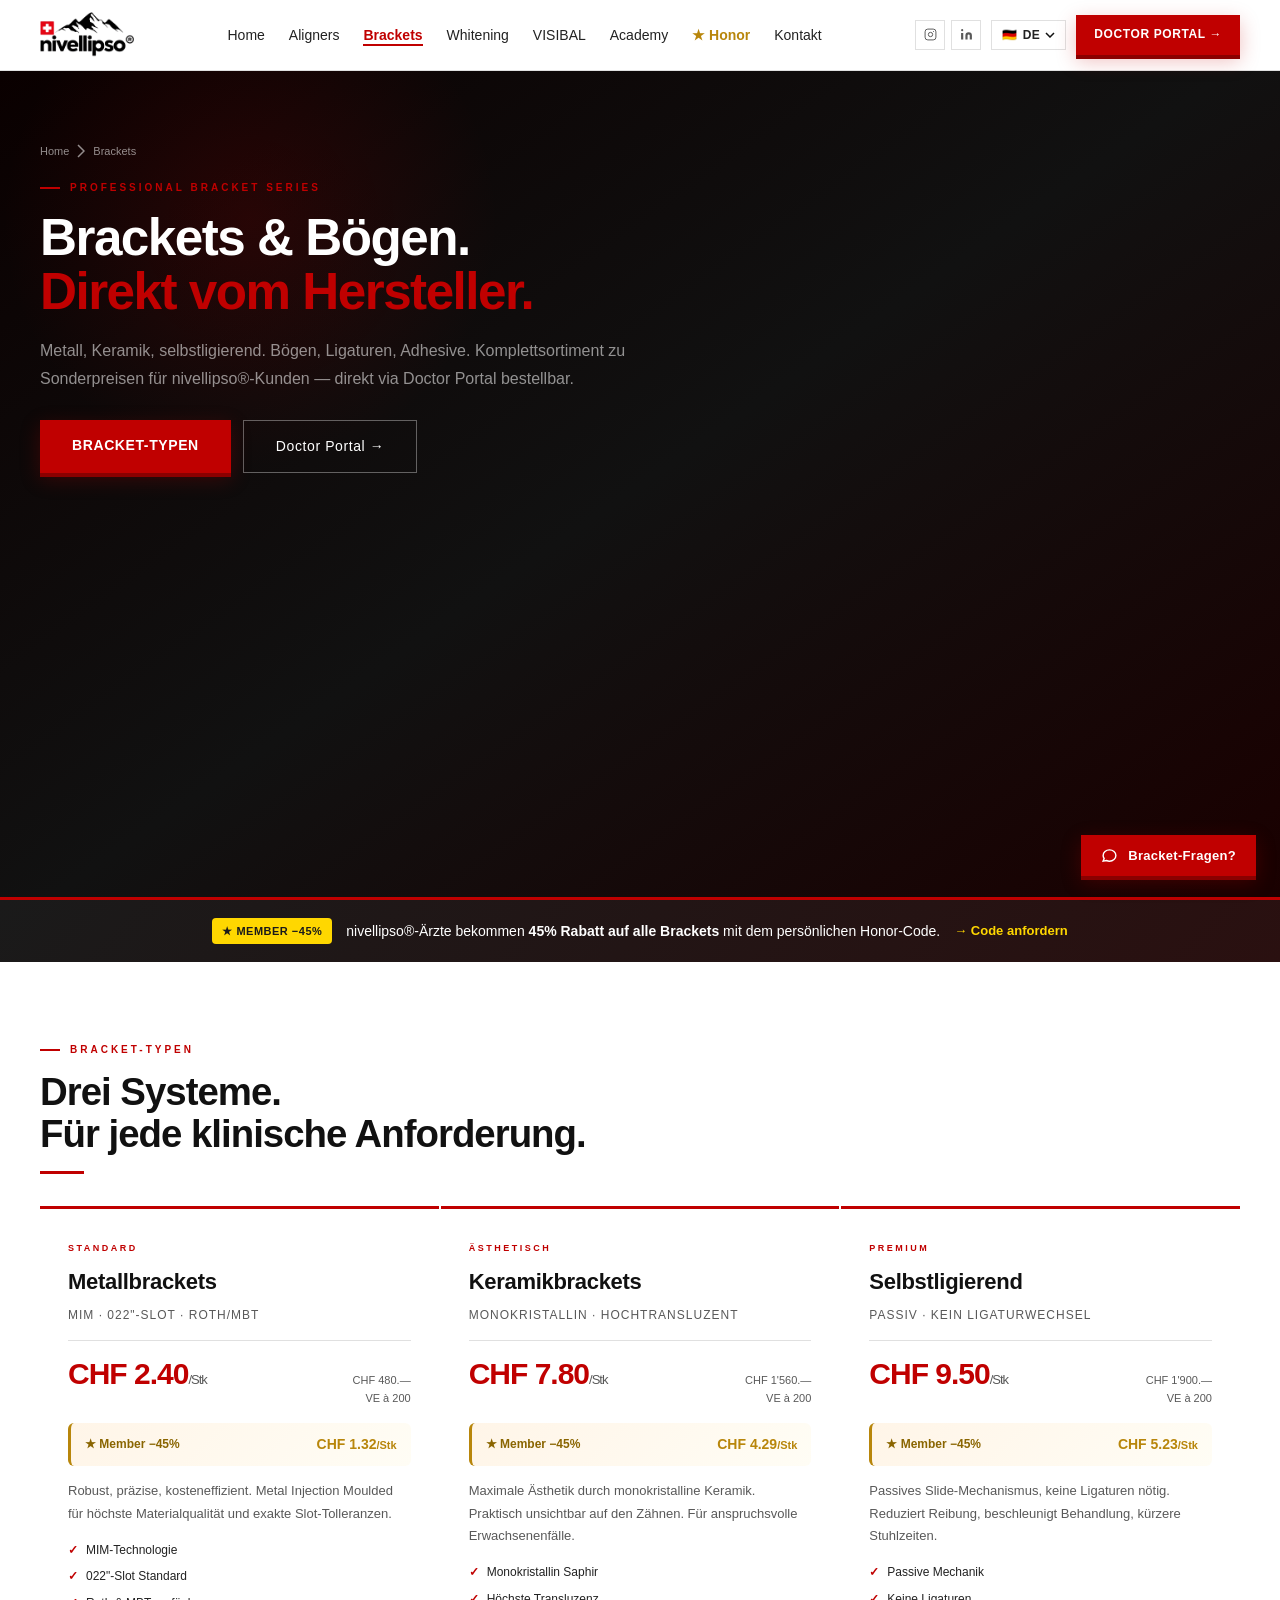
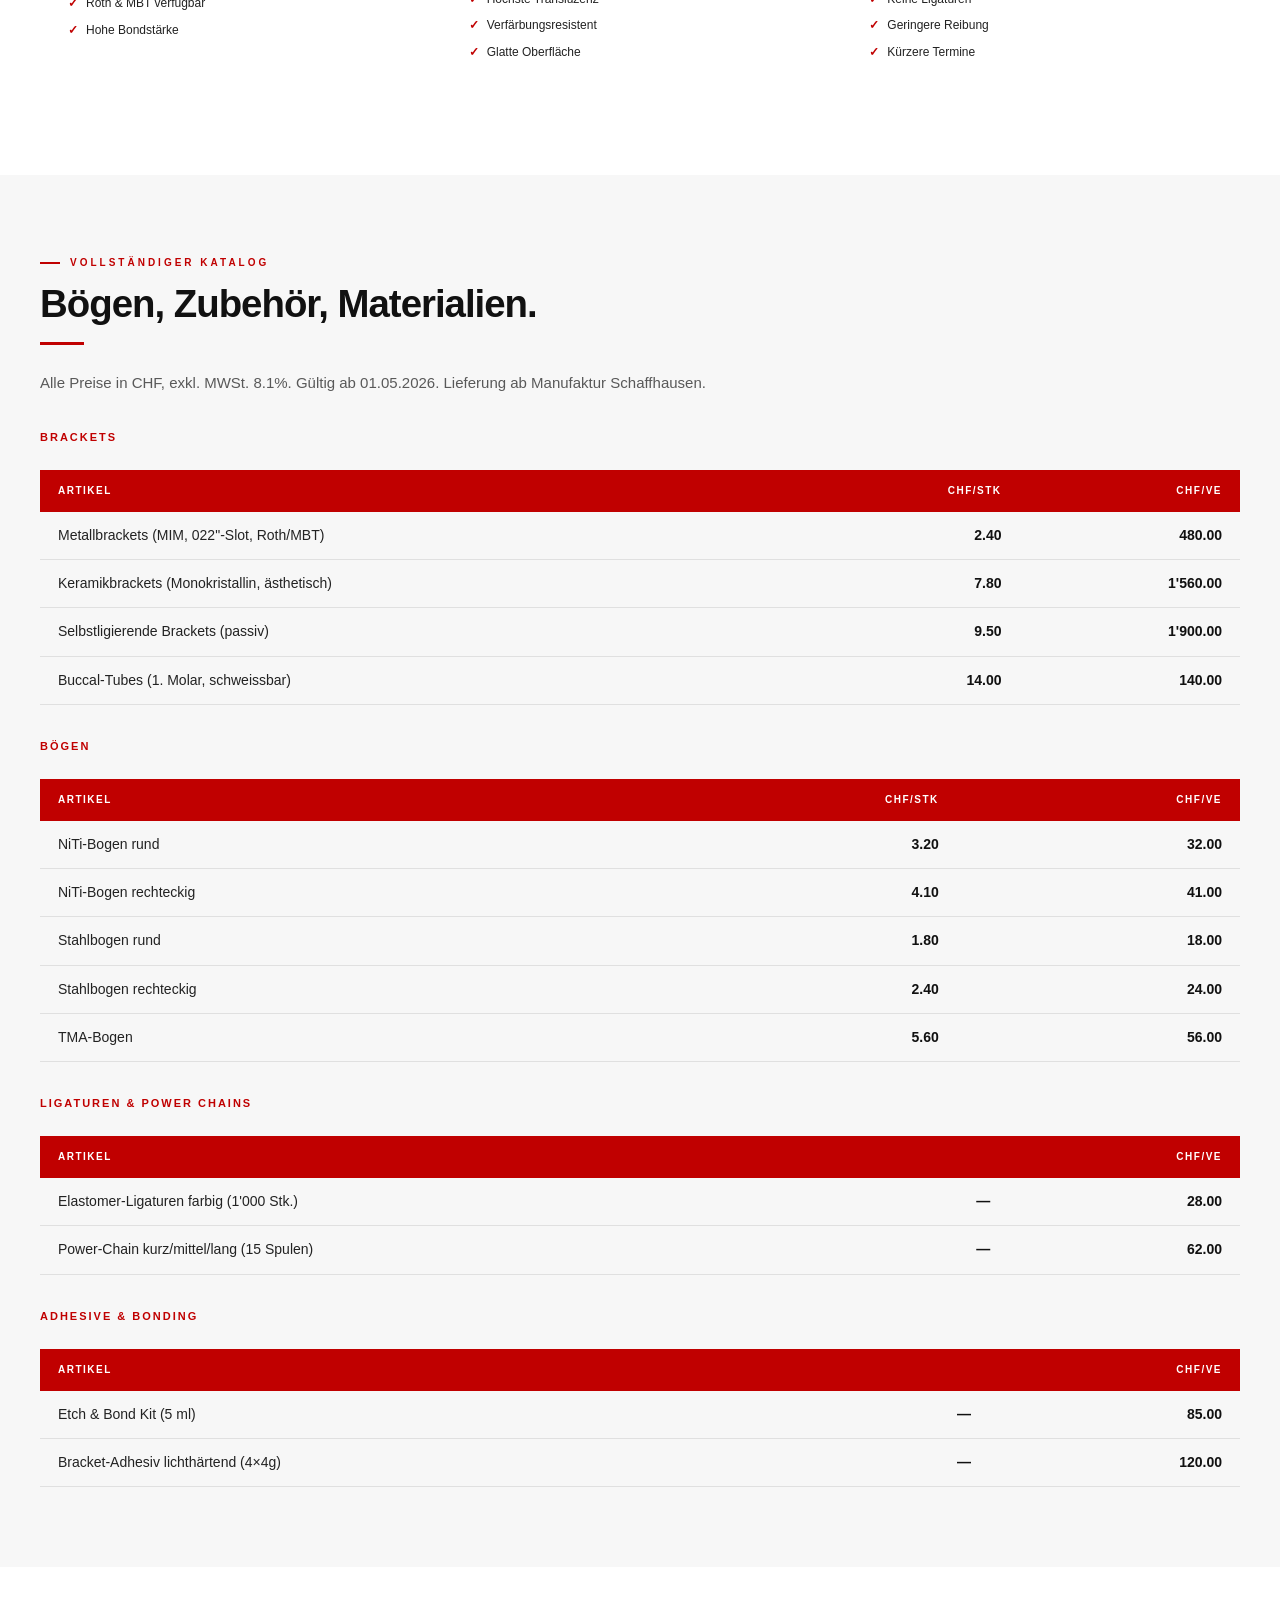
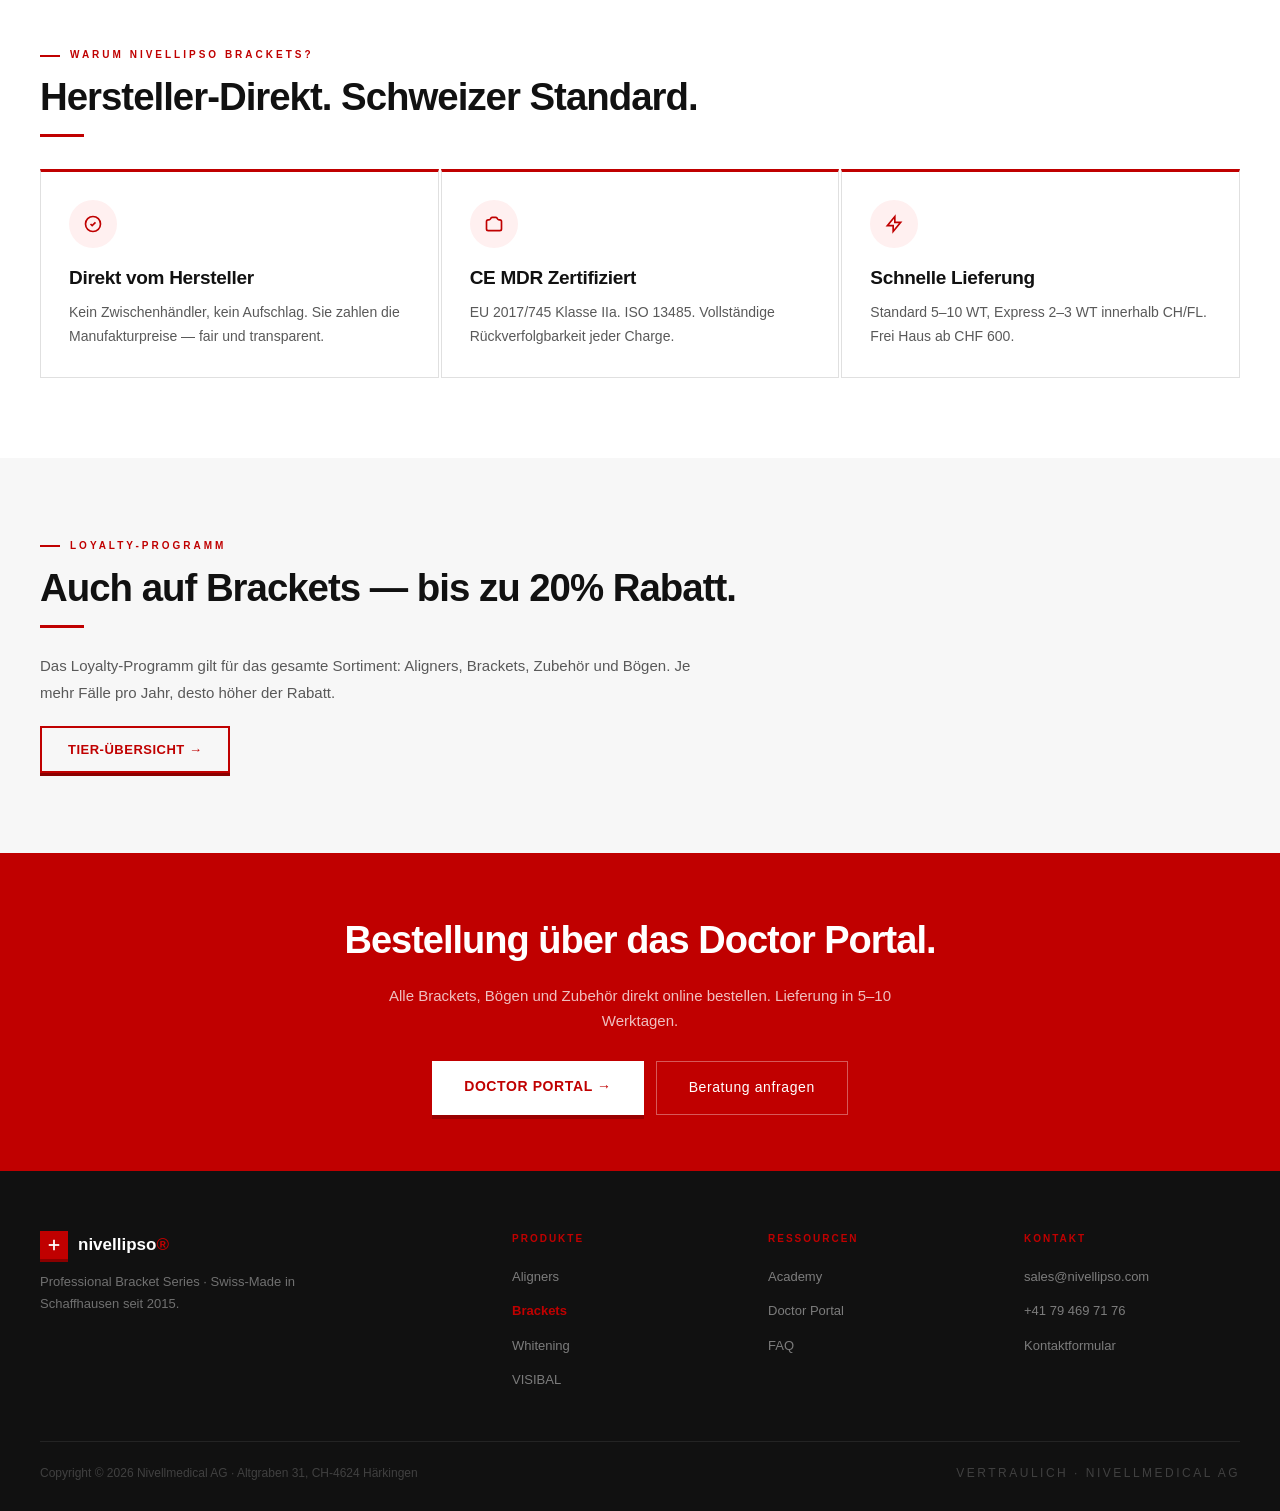
<file: brackets.html>
<!DOCTYPE html>
<html lang="de">
<head>
<meta charset="UTF-8">
<meta name="viewport" content="width=device-width, initial-scale=1.0">
<title>Brackets & Bögen — nivellipso® Professional Series</title>
<link rel="icon" href="data:image/svg+xml,<svg xmlns='http://www.w3.org/2000/svg' viewBox='0 0 32 32'><rect width='32' height='32' fill='%23C00000'/><rect x='14' y='6' width='4' height='20' fill='white'/><rect x='6' y='14' width='20' height='4' fill='white'/></svg>">
<meta name="description" content="nivellipso® Brackets — Metall, Keramik, Selbstligierend. Professional Series für Kieferorthopäden. Swiss-Made.">
<meta property="og:type" content="website">
<meta property="og:url" content="https://nivellipso.com/brackets.html">
<meta property="og:title" content="Brackets & Bögen — nivellipso® Professional Series">
<meta property="og:description" content="Metall, Keramik, Selbstligierend. Komplettsortiment zu Sonderpreisen für nivellipso®-Kunden.">
<meta property="og:image" content="https://nivellipso.com/images/team/dr-albin-vukaj-circle-240.png">
<meta name="twitter:card" content="summary_large_image">
<meta name="twitter:title" content="Brackets &amp; Bögen — nivellipso® Professional Series">
<meta name="twitter:description" content="Metall, Keramik, Selbstligierend. Komplettsortiment zu Sonderpreisen für nivellipso®-Kunden.">
<meta name="twitter:image" content="https://nivellipso.com/images/team/dr-albin-vukaj-circle-240.png">
<link rel="canonical" href="https://nivellipso.com/brackets.html">
<script defer data-domain="nivellipso.com" src="https://plausible.io/js/script.js"></script>
<link rel="stylesheet" href="nivell-design.css">
<style>
.br-hero-bg{background:linear-gradient(145deg,#0a0000 0%,var(--black) 50%,#1a0000 100%);position:relative;overflow:hidden;}
.br-hero-bg::before{content:'';position:absolute;top:-100px;right:-100px;width:500px;height:500px;background:radial-gradient(circle,rgba(192,0,0,.15) 0%,transparent 70%);pointer-events:none;}
.br-hero-bg::after{content:'';position:absolute;bottom:0;left:0;right:0;height:3px;background:var(--red);}

.bracket-grid{display:grid;grid-template-columns:repeat(3,1fr);gap:2px;margin-top:32px;}
.bracket-card{background:white;padding:32px 28px;border-top:3px solid var(--red);transition:transform .2s,box-shadow .2s;}
.bracket-card:hover{transform:translateY(-4px);box-shadow:var(--shadow-lg);}
.bracket-tag{font-size:9px;font-weight:700;letter-spacing:2.5px;color:var(--red);text-transform:uppercase;margin-bottom:8px;}
.bracket-name{font-size:22px;font-weight:700;color:var(--black);margin-bottom:6px;letter-spacing:-.3px;}
.bracket-sub{font-size:12px;color:var(--grey);text-transform:uppercase;letter-spacing:1px;margin-bottom:18px;padding-bottom:14px;border-bottom:1px solid var(--border);}
.bracket-price-row{display:flex;justify-content:space-between;align-items:baseline;margin-bottom:16px;}
.bracket-price{font-size:30px;font-weight:700;color:var(--red);letter-spacing:-1px;line-height:1;}
.bracket-price em{font-style:normal;font-size:13px;color:var(--grey);font-weight:400;}
.bracket-vp{font-size:11px;color:var(--grey);text-align:right;}
.bracket-desc{font-size:13px;color:var(--grey);line-height:1.7;margin-bottom:16px;}
.bracket-feats{display:flex;flex-direction:column;gap:7px;}
.bracket-feat{font-size:12px;color:var(--text);display:flex;gap:8px;align-items:flex-start;}
.bracket-feat::before{content:'✓';color:var(--red);font-weight:700;flex-shrink:0;}

.catalog-table{width:100%;border-collapse:collapse;font-size:14px;margin-top:24px;}
.catalog-table th{background:var(--red);color:white;padding:13px 18px;text-align:left;font-size:10px;letter-spacing:1.5px;text-transform:uppercase;font-weight:700;}
.catalog-table th:nth-child(2),.catalog-table th:nth-child(3){text-align:right;}
.catalog-table td{padding:12px 18px;border-bottom:1px solid var(--border);}
.catalog-table td:nth-child(2),.catalog-table td:nth-child(3){text-align:right;font-weight:700;color:var(--black);}
.catalog-table tr:nth-child(even) td{background:var(--bg);}
.catalog-section{font-size:11px;font-weight:700;letter-spacing:2px;color:var(--red);text-transform:uppercase;margin:32px 0 12px;}

@media(max-width:768px){
  .bracket-grid{grid-template-columns:1fr;gap:10px;}
  .catalog-table{font-size:13px;}
  .catalog-table th,.catalog-table td{padding:10px 12px;}
}
</style>
</head>
<body>

<!-- ── NAV ── -->
<nav class="n-nav">
<div class="n-nav-inner">
  <a href="index.html" class="n-logo">
    <img src="images/logo/logo_black.png" alt="nivellipso" class="n-logo-img">
  </a>
  <ul class="n-links">
    <li><a href="index.html" data-i18n="n_home">Home</a></li>
    <li><a href="aligner.html" data-i18n="n_align">Aligners</a></li>
    <li><a href="brackets.html" class="active" data-i18n="n_brack">Brackets</a></li>
    <li><a href="whitening.html" data-i18n="n_white">Whitening</a></li>
    <li><a href="visibal.html" data-i18n="n_vis">VISIBAL</a></li>
    <li><a href="academy.html" data-i18n="n_acad">Academy</a></li>
    <li><a href="index.html#honor-reward" style="color:#b8860b;font-weight:700;">★ Honor</a></li>
    <li><a href="index.html#contact-form" data-i18n="n_con">Kontakt</a></li>
  </ul>
  <div style="display:flex;align-items:center;gap:10px;">
    <div style="display:flex;gap:6px;">
      <a href="https://www.instagram.com/nivellipso" target="_blank" style="width:30px;height:30px;display:flex;align-items:center;justify-content:center;border:1px solid var(--border);color:var(--grey);text-decoration:none;transition:all .2s;" onmouseover="this.style.borderColor='var(--red)';this.style.color='var(--red)'" onmouseout="this.style.borderColor='var(--border)';this.style.color='var(--grey)'">
        <svg viewBox="0 0 24 24" fill="none" stroke="currentColor" stroke-width="1.8" width="13" height="13"><rect x="2" y="2" width="20" height="20" rx="5"/><circle cx="12" cy="12" r="4"/><circle cx="17.5" cy="6.5" r="1" fill="currentColor" stroke="none"/></svg>
      </a>
      <a href="https://www.linkedin.com/company/nivellipso" target="_blank" style="width:30px;height:30px;display:flex;align-items:center;justify-content:center;border:1px solid var(--border);color:var(--grey);text-decoration:none;transition:all .2s;" onmouseover="this.style.borderColor='var(--red)';this.style.color='var(--red)'" onmouseout="this.style.borderColor='var(--border)';this.style.color='var(--grey)'">
        <svg viewBox="0 0 24 24" fill="currentColor" width="13" height="13"><path d="M16 8a6 6 0 016 6v7h-4v-7a2 2 0 00-2-2 2 2 0 00-2 2v7h-4v-7a6 6 0 016-6zM2 9h4v12H2z"/><circle cx="4" cy="4" r="2"/></svg>
      </a>
    </div>
    <button class="n-hamburger" id="hamburger" onclick="toggleMenu()" aria-label="Navigation öffnen" aria-expanded="false" aria-controls="mobileMenu"><span></span><span></span><span></span></button>
    <button type="button" class="lang-btn" id="langBtn" aria-label="Sprache wechseln" aria-expanded="false" aria-haspopup="listbox">
      <span id="lFlag">🇩🇪</span><span id="lCode">DE</span>
      <svg viewBox="0 0 10 6" fill="none" width="10"><path d="M1 1l4 4 4-4" stroke="#111" stroke-width="1.5"/></svg>
      <div class="lang-dropdown">
        <div class="lang-opt active" data-lang="de" onclick="setNivellLang('de',window.NIVELL_T)">🇩🇪 Deutsch</div>
        <div class="lang-opt" data-lang="fr" onclick="setNivellLang('fr',window.NIVELL_T)">🇫🇷 Français</div>
        <div class="lang-opt" data-lang="it" onclick="setNivellLang('it',window.NIVELL_T)">🇮🇹 Italiano</div>
        <div class="lang-opt" data-lang="en" onclick="setNivellLang('en',window.NIVELL_T)">🇬🇧 English</div>
        <div class="lang-opt" data-lang="ru" onclick="setNivellLang('ru',window.NIVELL_T)">🇷🇺 Русский</div>
        <div class="lang-opt" data-lang="es" onclick="setNivellLang('es',window.NIVELL_T)">🇪🇸 Español</div>
      </div>
    </button>
    <a href="https://nivellipso-doctor.vercel.app/" target="_blank" class="btn-3d" style="font-size:12px;padding:10px 18px;" data-i18n="n_portal">Doctor Portal →</a>
  </div>
</div>
<div class="n-mobile-menu" id="mobileMenu">
  <ul>
    <li><a href="index.html" data-i18n="n_home">Home</a></li>
    <li><a href="aligner.html" data-i18n="n_align">Aligners</a></li>
    <li><a href="brackets.html" style="color:var(--red);" data-i18n="n_brack">Brackets</a></li>
    <li><a href="whitening.html" data-i18n="n_white">Whitening</a></li>
    <li><a href="visibal.html" data-i18n="n_vis">VISIBAL</a></li>
    <li><a href="academy.html" data-i18n="n_acad">Academy</a></li>
    <li><a href="index.html#honor-reward" style="color:#b8860b;font-weight:700;">★ Honor</a></li>
    <li><a href="index.html#contact-form" data-i18n="n_con">Kontakt</a></li>
  </ul>
  <a href="https://nivellipso-doctor.vercel.app/" target="_blank" class="n-mobile-cta" data-i18n="n_portal">Doctor Portal →</a>
</div>
</nav>

<!-- HERO -->
<div class="n-page-hero br-hero-bg">
<div class="n-page-hero-inner">
  <div class="n-breadcrumb"><a href="index.html" data-i18n="br_bc_home">Home</a> <svg viewBox="0 0 8 14" fill="none" width="8" height="14"><path d="M1 1l6 6-6 6" stroke="currentColor" stroke-width="1.5"/></svg> <span data-i18n="br_bc_current">Brackets</span></div>
  <div class="t-label" style="color:var(--red);" data-i18n="br_label">Professional Bracket Series</div>
  <h1 class="n-page-h1" data-i18n="br_h1">Brackets & Bögen.<br><em>Direkt vom Hersteller.</em></h1>
  <p class="n-page-sub" data-i18n="br_sub">Metall, Keramik, selbstligierend. Bögen, Ligaturen, Adhesive. Komplettsortiment zu Sonderpreisen für nivellipso®-Kunden — direkt via Doctor Portal bestellbar.</p>
  <div style="margin-top:28px;display:flex;gap:12px;flex-wrap:wrap;">
    <a href="#types" class="btn-3d" data-i18n="br_cta1">Bracket-Typen</a>
    <a href="https://nivellipso-doctor.vercel.app/" target="_blank" class="btn-3d-ghost" data-i18n="n_portal">Doctor Portal →</a>
  </div>
</div>
</div>

<!-- Member Banner -->
<section style="background:linear-gradient(135deg,#1a1a1a,#2a1010);color:white;padding:18px 20px;text-align:center;">
  <div style="max-width:1180px;margin:0 auto;display:flex;align-items:center;justify-content:center;gap:14px;flex-wrap:wrap;font-size:14px;">
    <span style="background:#ffd700;color:#1a1a1a;padding:4px 10px;border-radius:4px;font-size:11px;font-weight:700;letter-spacing:.5px;" data-i18n="br_banner_badge">★ MEMBER −45%</span>
    <span data-i18n="br_banner_text">nivellipso®-Ärzte bekommen <strong>45% Rabatt auf alle Brackets</strong> mit dem persönlichen Honor-Code.</span>
    <a href="index.html#honor-reward" style="color:#ffd700;font-weight:700;text-decoration:none;font-size:13px;" data-i18n="br_banner_cta">→ Code anfordern</a>
  </div>
</section>

<!-- BRACKET TYPES -->
<section class="n-sec" id="types">
<div class="n-sec-inner">
  <div class="n-fade">
    <div class="t-label" data-i18n="br_types_label">Bracket-Typen</div>
    <h2 class="t-h2" data-i18n="br_types_h2">Drei Systeme.<br>Für jede klinische Anforderung.</h2>
    <div class="t-rule"></div>
  </div>
  <div class="bracket-grid n-fade">
    <div class="bracket-card">
      <div class="bracket-tag" data-i18n="br_metal_tag">Standard</div>
      <div class="bracket-name" data-i18n="br_metal_name">Metallbrackets</div>
      <div class="bracket-sub" data-i18n="br_metal_sub">MIM · 022"-Slot · Roth/MBT</div>
      <div class="bracket-price-row">
        <div class="bracket-price">CHF 2.40<em data-i18n="br_per_unit">/Stk</em></div>
        <div class="bracket-vp" data-i18n="br_metal_vp">CHF 480.—<br>VE à 200</div>
      </div>
      <div style="background:linear-gradient(135deg,#fff5e8,#fffdf5);border-left:3px solid #b8860b;padding:10px 14px;border-radius:6px;margin:6px 0 14px;display:flex;justify-content:space-between;align-items:center;font-size:12px;">
        <span style="color:#8a6500;font-weight:600;" data-i18n="br_member_badge">★ Member −45%</span>
        <span style="color:#b8860b;font-weight:700;font-size:14px;">CHF 1.32<em style="font-style:normal;font-size:11px;" data-i18n="br_per_unit">/Stk</em></span>
      </div>
      <p class="bracket-desc" data-i18n="br_metal_desc">Robust, präzise, kosteneffizient. Metal Injection Moulded für höchste Materialqualität und exakte Slot-Tolleranzen.</p>
      <div class="bracket-feats">
        <div class="bracket-feat" data-i18n="br_metal_f1">MIM-Technologie</div>
        <div class="bracket-feat" data-i18n="br_metal_f2">022"-Slot Standard</div>
        <div class="bracket-feat" data-i18n="br_metal_f3">Roth & MBT verfügbar</div>
        <div class="bracket-feat" data-i18n="br_metal_f4">Hohe Bondstärke</div>
      </div>
    </div>
    <div class="bracket-card">
      <div class="bracket-tag" data-i18n="br_ceramic_tag">Ästhetisch</div>
      <div class="bracket-name" data-i18n="br_ceramic_name">Keramikbrackets</div>
      <div class="bracket-sub" data-i18n="br_ceramic_sub">Monokristallin · Hochtransluzent</div>
      <div class="bracket-price-row">
        <div class="bracket-price">CHF 7.80<em data-i18n="br_per_unit">/Stk</em></div>
        <div class="bracket-vp" data-i18n="br_ceramic_vp">CHF 1'560.—<br>VE à 200</div>
      </div>
      <div style="background:linear-gradient(135deg,#fff5e8,#fffdf5);border-left:3px solid #b8860b;padding:10px 14px;border-radius:6px;margin:6px 0 14px;display:flex;justify-content:space-between;align-items:center;font-size:12px;">
        <span style="color:#8a6500;font-weight:600;" data-i18n="br_member_badge">★ Member −45%</span>
        <span style="color:#b8860b;font-weight:700;font-size:14px;">CHF 4.29<em style="font-style:normal;font-size:11px;" data-i18n="br_per_unit">/Stk</em></span>
      </div>
      <p class="bracket-desc" data-i18n="br_ceramic_desc">Maximale Ästhetik durch monokristalline Keramik. Praktisch unsichtbar auf den Zähnen. Für anspruchsvolle Erwachsenenfälle.</p>
      <div class="bracket-feats">
        <div class="bracket-feat" data-i18n="br_ceramic_f1">Monokristallin Saphir</div>
        <div class="bracket-feat" data-i18n="br_ceramic_f2">Höchste Transluzenz</div>
        <div class="bracket-feat" data-i18n="br_ceramic_f3">Verfärbungsresistent</div>
        <div class="bracket-feat" data-i18n="br_ceramic_f4">Glatte Oberfläche</div>
      </div>
    </div>
    <div class="bracket-card">
      <div class="bracket-tag" data-i18n="br_sl_tag">Premium</div>
      <div class="bracket-name" data-i18n="br_sl_name">Selbstligierend</div>
      <div class="bracket-sub" data-i18n="br_sl_sub">Passiv · Kein Ligaturwechsel</div>
      <div class="bracket-price-row">
        <div class="bracket-price">CHF 9.50<em data-i18n="br_per_unit">/Stk</em></div>
        <div class="bracket-vp" data-i18n="br_sl_vp">CHF 1'900.—<br>VE à 200</div>
      </div>
      <div style="background:linear-gradient(135deg,#fff5e8,#fffdf5);border-left:3px solid #b8860b;padding:10px 14px;border-radius:6px;margin:6px 0 14px;display:flex;justify-content:space-between;align-items:center;font-size:12px;">
        <span style="color:#8a6500;font-weight:600;" data-i18n="br_member_badge">★ Member −45%</span>
        <span style="color:#b8860b;font-weight:700;font-size:14px;">CHF 5.23<em style="font-style:normal;font-size:11px;" data-i18n="br_per_unit">/Stk</em></span>
      </div>
      <p class="bracket-desc" data-i18n="br_sl_desc">Passives Slide-Mechanismus, keine Ligaturen nötig. Reduziert Reibung, beschleunigt Behandlung, kürzere Stuhlzeiten.</p>
      <div class="bracket-feats">
        <div class="bracket-feat" data-i18n="br_sl_f1">Passive Mechanik</div>
        <div class="bracket-feat" data-i18n="br_sl_f2">Keine Ligaturen</div>
        <div class="bracket-feat" data-i18n="br_sl_f3">Geringere Reibung</div>
        <div class="bracket-feat" data-i18n="br_sl_f4">Kürzere Termine</div>
      </div>
    </div>
  </div>
</div>
</section>

<!-- FULL CATALOG -->
<section class="n-sec n-sec-bg">
<div class="n-sec-inner">
  <div class="n-fade">
    <div class="t-label" data-i18n="br_cat_label">Vollständiger Katalog</div>
    <h2 class="t-h2" data-i18n="br_cat_h2">Bögen, Zubehör, Materialien.</h2>
    <div class="t-rule"></div>
    <p class="t-lead" style="margin-bottom:16px;" data-i18n="br_cat_note">Alle Preise in CHF, exkl. MWSt. 8.1%. Gültig ab 01.05.2026. Lieferung ab Manufaktur Schaffhausen.</p>
  </div>
  <div class="n-fade">
    <div class="catalog-section" data-i18n="br_cat_sec_brackets">Brackets</div>
    <table class="catalog-table">
      <thead><tr><th data-i18n="br_cat_th_artikel">Artikel</th><th data-i18n="br_cat_th_stk">CHF/Stk</th><th data-i18n="br_cat_th_ve">CHF/VE</th></tr></thead>
      <tbody>
        <tr><td data-i18n="br_cat_metal">Metallbrackets (MIM, 022"-Slot, Roth/MBT)</td><td>2.40</td><td>480.00</td></tr>
        <tr><td data-i18n="br_cat_ceramic">Keramikbrackets (Monokristallin, ästhetisch)</td><td>7.80</td><td>1'560.00</td></tr>
        <tr><td data-i18n="br_cat_sl">Selbstligierende Brackets (passiv)</td><td>9.50</td><td>1'900.00</td></tr>
        <tr><td data-i18n="br_cat_tubes">Buccal-Tubes (1. Molar, schweissbar)</td><td>14.00</td><td>140.00</td></tr>
      </tbody>
    </table>

    <div class="catalog-section" data-i18n="br_cat_sec_boegen">Bögen</div>
    <table class="catalog-table">
      <thead><tr><th data-i18n="br_cat_th_artikel">Artikel</th><th data-i18n="br_cat_th_stk">CHF/Stk</th><th data-i18n="br_cat_th_ve">CHF/VE</th></tr></thead>
      <tbody>
        <tr><td data-i18n="br_cat_niti_r">NiTi-Bogen rund</td><td>3.20</td><td>32.00</td></tr>
        <tr><td data-i18n="br_cat_niti_sq">NiTi-Bogen rechteckig</td><td>4.10</td><td>41.00</td></tr>
        <tr><td data-i18n="br_cat_steel_r">Stahlbogen rund</td><td>1.80</td><td>18.00</td></tr>
        <tr><td data-i18n="br_cat_steel_sq">Stahlbogen rechteckig</td><td>2.40</td><td>24.00</td></tr>
        <tr><td data-i18n="br_cat_tma">TMA-Bogen</td><td>5.60</td><td>56.00</td></tr>
      </tbody>
    </table>

    <div class="catalog-section" data-i18n="br_cat_sec_lig">Ligaturen & Power Chains</div>
    <table class="catalog-table">
      <thead><tr><th data-i18n="br_cat_th_artikel">Artikel</th><th></th><th data-i18n="br_cat_th_ve">CHF/VE</th></tr></thead>
      <tbody>
        <tr><td data-i18n="br_cat_lig">Elastomer-Ligaturen farbig (1'000 Stk.)</td><td>—</td><td>28.00</td></tr>
        <tr><td data-i18n="br_cat_chain">Power-Chain kurz/mittel/lang (15 Spulen)</td><td>—</td><td>62.00</td></tr>
      </tbody>
    </table>

    <div class="catalog-section" data-i18n="br_cat_sec_adh">Adhesive & Bonding</div>
    <table class="catalog-table">
      <thead><tr><th data-i18n="br_cat_th_artikel">Artikel</th><th></th><th data-i18n="br_cat_th_ve">CHF/VE</th></tr></thead>
      <tbody>
        <tr><td data-i18n="br_cat_etch">Etch & Bond Kit (5 ml)</td><td>—</td><td>85.00</td></tr>
        <tr><td data-i18n="br_cat_adhesiv">Bracket-Adhesiv lichthärtend (4×4g)</td><td>—</td><td>120.00</td></tr>
      </tbody>
    </table>
  </div>
</div>
</section>

<!-- WHY -->
<section class="n-sec">
<div class="n-sec-inner">
  <div class="n-fade">
    <div class="t-label" data-i18n="br_why_label">Warum Nivellipso Brackets?</div>
    <h2 class="t-h2" data-i18n="br_why_h2">Hersteller-Direkt. Schweizer Standard.</h2>
    <div class="t-rule"></div>
  </div>
  <div style="display:grid;grid-template-columns:repeat(3,1fr);gap:2px;margin-top:32px;" class="n-fade">
    <div class="card-3d card-3d-red">
      <div class="ico-circle" style="margin-bottom:14px;"><svg viewBox="0 0 24 24" fill="none" stroke="currentColor" stroke-width="2"><path d="M9 12l2 2 4-4m6 2a9 9 0 11-18 0 9 9 0 0118 0z"/></svg></div>
      <div class="t-h3" data-i18n="br_why1_h">Direkt vom Hersteller</div>
      <p style="font-size:14px;color:var(--grey);line-height:1.7;" data-i18n="br_why1_p">Kein Zwischenhändler, kein Aufschlag. Sie zahlen die Manufakturpreise — fair und transparent.</p>
    </div>
    <div class="card-3d card-3d-red">
      <div class="ico-circle" style="margin-bottom:14px;"><svg viewBox="0 0 24 24" fill="none" stroke="currentColor" stroke-width="2"><path d="M3 9a2 2 0 012-2h.93a2 2 0 001.664-.89l.812-1.22A2 2 0 0110.07 4h3.86a2 2 0 011.664.89l.812 1.22A2 2 0 0018.07 7H19a2 2 0 012 2v9a2 2 0 01-2 2H5a2 2 0 01-2-2V9z"/></svg></div>
      <div class="t-h3" data-i18n="br_why2_h">CE MDR Zertifiziert</div>
      <p style="font-size:14px;color:var(--grey);line-height:1.7;" data-i18n="br_why2_p">EU 2017/745 Klasse IIa. ISO 13485. Vollständige Rückverfolgbarkeit jeder Charge.</p>
    </div>
    <div class="card-3d card-3d-red">
      <div class="ico-circle" style="margin-bottom:14px;"><svg viewBox="0 0 24 24" fill="none" stroke="currentColor" stroke-width="2"><path d="M13 10V3L4 14h7v7l9-11h-7z"/></svg></div>
      <div class="t-h3" data-i18n="br_why3_h">Schnelle Lieferung</div>
      <p style="font-size:14px;color:var(--grey);line-height:1.7;" data-i18n="br_why3_p">Standard 5–10 WT, Express 2–3 WT innerhalb CH/FL. Frei Haus ab CHF 600.</p>
    </div>
  </div>
</div>
</section>

<!-- LOYALTY (gleiches Programm wie Aligners) -->
<section class="n-sec n-sec-bg">
<div class="n-sec-inner">
  <div class="n-fade">
    <div class="t-label" data-i18n="br_loyal_label">Loyalty-Programm</div>
    <h2 class="t-h2" data-i18n="br_loyal_h2">Auch auf Brackets — bis zu 20% Rabatt.</h2>
    <div class="t-rule"></div>
    <p class="t-lead" data-i18n="br_loyal_p">Das Loyalty-Programm gilt für das gesamte Sortiment: Aligners, Brackets, Zubehör und Bögen. Je mehr Fälle pro Jahr, desto höher der Rabatt.</p>
    <a href="aligner.html#loyalty" class="btn-3d-outline" style="margin-top:20px;" data-i18n="br_loyal_cta">Tier-Übersicht →</a>
  </div>
</div>
</section>

<!-- CTA -->
<div style="background:var(--red);padding:56px 40px;text-align:center;">
  <h2 style="font-size:clamp(22px,3vw,38px);font-weight:700;color:white;letter-spacing:-1px;margin-bottom:12px;" data-i18n="br_cta_h2">Bestellung über das Doctor Portal.</h2>
  <p style="font-size:15px;color:rgba(255,255,255,.75);margin-bottom:28px;max-width:520px;margin-left:auto;margin-right:auto;" data-i18n="br_cta_p">Alle Brackets, Bögen und Zubehör direkt online bestellen. Lieferung in 5–10 Werktagen.</p>
  <div style="display:flex;gap:12px;justify-content:center;flex-wrap:wrap;">
    <a href="https://nivellipso-doctor.vercel.app/" target="_blank" class="btn-3d" style="background:white;color:var(--red);box-shadow:0 4px 0 rgba(0,0,0,.2);" data-i18n="br_cta_btn1">Doctor Portal →</a>
    <a href="index.html#contact-form" class="btn-3d-ghost" data-i18n="br_cta_btn2">Beratung anfragen</a>
  </div>
</div>

<!-- CHATBOT -->
<button class="chat-toggle" id="chatToggle" onclick="toggleNivellChat()" aria-label="Chat öffnen" aria-expanded="false">
  <svg class="c-icon" viewBox="0 0 24 24" fill="none" stroke="currentColor" stroke-width="2"><path d="M8 12h.01M12 12h.01M16 12h.01M21 12c0 4.418-4.03 8-9 8a9.863 9.863 0 01-4.255-.949L3 20l1.395-3.72C3.512 15.042 3 13.574 3 12c0-4.418 4.03-8 9-8s9 3.582 9 8z"/></svg>
  <span class="c-label" data-i18n="cb_toggle_label">Bracket-Fragen?</span>
  <svg class="c-close" viewBox="0 0 24 24" fill="none" stroke="currentColor" stroke-width="2" style="display:none;"><path d="M6 18L18 6M6 6l12 12"/></svg>
</button>
<div class="chat-window" id="chatWindow">
  <div class="chat-hdr"><div style="width:34px;height:34px;background:rgba(255,255,255,.2);border-radius:50%;display:flex;align-items:center;justify-content:center;font-size:16px;flex-shrink:0;">⚙️</div><div style="margin-left:10px;"><div class="chat-hdr-name" data-i18n="cb_hdr_name">Bracket-Beratung</div><div class="chat-hdr-sub" data-i18n="cb_hdr_sub">Materialien · Preise · Lieferung</div></div></div>
  <div class="chat-msgs" id="chatMessages"><div class="msg-bot" data-i18n="cb_welcome">Hallo! Ich beantworte Ihre Fragen zu Brackets, Bögen und Zubehör.</div></div>
  <div class="chat-suggs" id="chatSugg">
    <button class="sugg" onclick="sendNivellSugg(this)" data-i18n="cb_sugg1">Metall vs Keramik?</button>
    <button class="sugg" onclick="sendNivellSugg(this)" data-i18n="cb_sugg2">Selbstligierend Vorteile</button>
    <button class="sugg" onclick="sendNivellSugg(this)" data-i18n="cb_sugg3">Lieferzeit</button>
  </div>
  <div class="chat-input-row">
    <input class="chat-input" id="chatInput" placeholder="Ihre Frage..." onkeypress="if(event.key==='Enter')sendNivellChat()">
    <button class="chat-send" onclick="sendNivellChat()"><svg viewBox="0 0 24 24" fill="none" stroke="currentColor" stroke-width="2" width="14" height="14"><path d="M22 2L11 13M22 2l-7 20-4-9-9-4 20-7z"/></svg></button>
  </div>
</div>

<!-- FOOTER -->
<footer class="n-footer">
<div class="n-footer-inner">
  <div class="n-footer-grid">
    <div><div style="display:flex;align-items:center;gap:10px;margin-bottom:12px;"><div style="width:28px;height:28px;background:var(--red);display:flex;align-items:center;justify-content:center;box-shadow:0 3px 0 var(--red-dark);"><svg viewBox="0 0 16 16" fill="none" width="14" height="14"><rect x="7" y="2" width="2" height="12" fill="white"/><rect x="2" y="7" width="12" height="2" fill="white"/></svg></div><span style="font-size:17px;font-weight:700;color:white;">nivellipso<span style="color:var(--red);">®</span></span></div><p style="font-size:13px;color:rgba(255,255,255,.4);line-height:1.7;max-width:260px;" data-i18n="ft_brand_tagline">Professional Bracket Series · Swiss-Made in Schaffhausen seit 2015.</p></div>
    <div class="n-footer-col"><h4 data-i18n="ft_col_products">Produkte</h4><ul><li><a href="aligner.html" data-i18n="n_align">Clear Aligners</a></li><li><a href="brackets.html" style="color:var(--red);font-weight:700;" data-i18n="n_brack">Brackets</a></li><li><a href="whitening.html" data-i18n="n_white">Whitening</a></li><li><a href="visibal.html" data-i18n="n_vis">VISIBAL</a></li></ul></div>
    <div class="n-footer-col"><h4 data-i18n="ft_col_resources">Ressourcen</h4><ul><li><a href="academy.html" data-i18n="n_acad">Academy</a></li><li><a href="https://nivellipso-doctor.vercel.app/" target="_blank" data-i18n="ft_link_portal">Doctor Portal</a></li><li><a href="index.html#faq" data-i18n="ft_link_faq">FAQ</a></li></ul></div>
    <div class="n-footer-col"><h4 data-i18n="ft_col_contact">Kontakt</h4><ul><li><a href="mailto:sales@nivellipso.com">sales@nivellipso.com</a></li><li><a href="tel:+41794697176">+41 79 469 71 76</a></li><li><a href="index.html#contact-form" data-i18n="ft_link_contactform">Kontaktformular</a></li></ul></div>
  </div>
  <div class="n-footer-bottom"><p data-i18n="ft_copyright">Copyright © 2026 Nivellmedical AG · Altgraben 31, CH-4624 Härkingen</p><p class="n-conf" data-i18n="ft_confidential">VERTRAULICH · NIVELLMEDICAL AG</p></div>
</div>
</footer>

<script src="nivell-site.js"></script>
<script>
const T = {
  de: {
    // Nav
    n_home:'Home', n_align:'Aligners', n_brack:'Brackets', n_white:'Whitening', n_vis:'VISIBAL', n_acad:'Academy', n_con:'Kontakt', n_portal:'Doctor Portal →',
    // Breadcrumb
    br_bc_home:'Home',
    br_bc_current:'Brackets',
    // Hero
    br_label:'Professional Bracket Series',
    br_h1:'Brackets &amp; Bögen.<br><em>Direkt vom Hersteller.</em>',
    br_sub:'Metall, Keramik, selbstligierend. Bögen, Ligaturen, Adhesive. Komplettsortiment zu Sonderpreisen für nivellipso®-Kunden — direkt via Doctor Portal bestellbar.',
    br_cta1:'Bracket-Typen',
    // Member banner
    br_banner_badge:'★ MEMBER −45%',
    br_banner_text:'nivellipso®-Ärzte bekommen <strong>45% Rabatt auf alle Brackets</strong> mit dem persönlichen Honor-Code.',
    br_banner_cta:'→ Code anfordern',
    // Bracket types section
    br_types_label:'Bracket-Typen',
    br_types_h2:'Drei Systeme.<br>Für jede klinische Anforderung.',
    // Metal card
    br_metal_tag:'Standard',
    br_metal_name:'Metallbrackets',
    br_metal_sub:'MIM · 022"-Slot · Roth/MBT',
    br_per_unit:'/Stk',
    br_metal_vp:'CHF 480.—<br>VE à 200',
    br_member_badge:'★ Member −45%',
    br_metal_desc:'Robust, präzise, kosteneffizient. Metal Injection Moulded für höchste Materialqualität und exakte Slot-Tolleranzen.',
    br_metal_f1:'MIM-Technologie',
    br_metal_f2:'022"-Slot Standard',
    br_metal_f3:'Roth &amp; MBT verfügbar',
    br_metal_f4:'Hohe Bondstärke',
    // Ceramic card
    br_ceramic_tag:'Ästhetisch',
    br_ceramic_name:'Keramikbrackets',
    br_ceramic_sub:'Monokristallin · Hochtransluzent',
    br_ceramic_vp:'CHF 1\'560.—<br>VE à 200',
    br_ceramic_desc:'Maximale Ästhetik durch monokristalline Keramik. Praktisch unsichtbar auf den Zähnen. Für anspruchsvolle Erwachsenenfälle.',
    br_ceramic_f1:'Monokristallin Saphir',
    br_ceramic_f2:'Höchste Transluzenz',
    br_ceramic_f3:'Verfärbungsresistent',
    br_ceramic_f4:'Glatte Oberfläche',
    // Self-ligating card
    br_sl_tag:'Premium',
    br_sl_name:'Selbstligierend',
    br_sl_sub:'Passiv · Kein Ligaturwechsel',
    br_sl_vp:'CHF 1\'900.—<br>VE à 200',
    br_sl_desc:'Passives Slide-Mechanismus, keine Ligaturen nötig. Reduziert Reibung, beschleunigt Behandlung, kürzere Stuhlzeiten.',
    br_sl_f1:'Passive Mechanik',
    br_sl_f2:'Keine Ligaturen',
    br_sl_f3:'Geringere Reibung',
    br_sl_f4:'Kürzere Termine',
    // Catalog
    br_cat_label:'Vollständiger Katalog',
    br_cat_h2:'Bögen, Zubehör, Materialien.',
    br_cat_note:'Alle Preise in CHF, exkl. MWSt. 8.1%. Gültig ab 01.05.2026. Lieferung ab Manufaktur Schaffhausen.',
    br_cat_th_artikel:'Artikel',
    br_cat_th_stk:'CHF/Stk',
    br_cat_th_ve:'CHF/VE',
    br_cat_sec_brackets:'Brackets',
    br_cat_metal:'Metallbrackets (MIM, 022"-Slot, Roth/MBT)',
    br_cat_ceramic:'Keramikbrackets (Monokristallin, ästhetisch)',
    br_cat_sl:'Selbstligierende Brackets (passiv)',
    br_cat_tubes:'Buccal-Tubes (1. Molar, schweissbar)',
    br_cat_sec_boegen:'Bögen',
    br_cat_niti_r:'NiTi-Bogen rund',
    br_cat_niti_sq:'NiTi-Bogen rechteckig',
    br_cat_steel_r:'Stahlbogen rund',
    br_cat_steel_sq:'Stahlbogen rechteckig',
    br_cat_tma:'TMA-Bogen',
    br_cat_sec_lig:'Ligaturen &amp; Power Chains',
    br_cat_lig:'Elastomer-Ligaturen farbig (1\'000 Stk.)',
    br_cat_chain:'Power-Chain kurz/mittel/lang (15 Spulen)',
    br_cat_sec_adh:'Adhesive &amp; Bonding',
    br_cat_etch:'Etch &amp; Bond Kit (5 ml)',
    br_cat_adhesiv:'Bracket-Adhesiv lichthärtend (4×4g)',
    // Why section
    br_why_label:'Warum Nivellipso Brackets?',
    br_why_h2:'Hersteller-Direkt. Schweizer Standard.',
    br_why1_h:'Direkt vom Hersteller',
    br_why1_p:'Kein Zwischenhändler, kein Aufschlag. Sie zahlen die Manufakturpreise — fair und transparent.',
    br_why2_h:'CE MDR Zertifiziert',
    br_why2_p:'EU 2017/745 Klasse IIa. ISO 13485. Vollständige Rückverfolgbarkeit jeder Charge.',
    br_why3_h:'Schnelle Lieferung',
    br_why3_p:'Standard 5–10 WT, Express 2–3 WT innerhalb CH/FL. Frei Haus ab CHF 600.',
    // Loyalty
    br_loyal_label:'Loyalty-Programm',
    br_loyal_h2:'Auch auf Brackets — bis zu 20% Rabatt.',
    br_loyal_p:'Das Loyalty-Programm gilt für das gesamte Sortiment: Aligners, Brackets, Zubehör und Bögen. Je mehr Fälle pro Jahr, desto höher der Rabatt.',
    br_loyal_cta:'Tier-Übersicht →',
    // CTA
    br_cta_h2:'Bestellung über das Doctor Portal.',
    br_cta_p:'Alle Brackets, Bögen und Zubehör direkt online bestellen. Lieferung in 5–10 Werktagen.',
    br_cta_btn1:'Doctor Portal →',
    br_cta_btn2:'Beratung anfragen',
    // Chatbot
    cb_toggle_label:'Bracket-Fragen?',
    cb_hdr_name:'Bracket-Beratung',
    cb_hdr_sub:'Materialien · Preise · Lieferung',
    cb_welcome:'Hallo! Ich beantworte Ihre Fragen zu Brackets, Bögen und Zubehör.',
    cb_sugg1:'Metall vs Keramik?',
    cb_sugg2:'Selbstligierend Vorteile',
    cb_sugg3:'Lieferzeit',
    cb_placeholder:'Ihre Frage...',
    // Footer
    ft_brand_tagline:'Professional Bracket Series · Swiss-Made in Schaffhausen seit 2015.',
    ft_col_products:'Produkte',
    ft_col_resources:'Ressourcen',
    ft_col_contact:'Kontakt',
    ft_link_portal:'Doctor Portal',
    ft_link_faq:'FAQ',
    ft_link_contactform:'Kontaktformular',
    ft_copyright:'Copyright © 2026 Nivellmedical AG · Altgraben 31, CH-4624 Härkingen',
    ft_confidential:'VERTRAULICH · NIVELLMEDICAL AG'
  },
  en: {
    n_home:'Home', n_align:'Aligners', n_brack:'Brackets', n_white:'Whitening', n_vis:'VISIBAL', n_acad:'Academy', n_con:'Contact', n_portal:'Doctor Portal →',
    br_bc_home:'Home',
    br_bc_current:'Brackets',
    br_label:'Professional Bracket Series',
    br_h1:'Brackets &amp; Archwires.<br><em>Direct from the Manufacturer.</em>',
    br_sub:'Metal, ceramic, self-ligating. Archwires, ligatures, adhesives. Complete range at special prices for nivellipso® customers — order direct via Doctor Portal.',
    br_cta1:'Bracket Types',
    br_banner_badge:'★ MEMBER −45%',
    br_banner_text:'nivellipso® doctors receive <strong>45% discount on all brackets</strong> with their personal Honor Code.',
    br_banner_cta:'→ Request Code',
    br_types_label:'Bracket Types',
    br_types_h2:'Three systems.<br>For every clinical requirement.',
    br_metal_tag:'Standard',
    br_metal_name:'Metal Brackets',
    br_metal_sub:'MIM · 022" Slot · Roth/MBT',
    br_per_unit:'/unit',
    br_metal_vp:'CHF 480.—<br>Box of 200',
    br_member_badge:'★ Member −45%',
    br_metal_desc:'Robust, precise, cost-effective. Metal Injection Moulded for highest material quality and exact slot tolerances.',
    br_metal_f1:'MIM technology',
    br_metal_f2:'022" slot standard',
    br_metal_f3:'Roth &amp; MBT available',
    br_metal_f4:'High bond strength',
    br_ceramic_tag:'Aesthetic',
    br_ceramic_name:'Ceramic Brackets',
    br_ceramic_sub:'Monocrystalline · Highly translucent',
    br_ceramic_vp:'CHF 1\'560.—<br>Box of 200',
    br_ceramic_desc:'Maximum aesthetics with monocrystalline ceramic. Virtually invisible on the teeth. For demanding adult cases.',
    br_ceramic_f1:'Monocrystalline sapphire',
    br_ceramic_f2:'Highest translucency',
    br_ceramic_f3:'Stain resistant',
    br_ceramic_f4:'Smooth surface',
    br_sl_tag:'Premium',
    br_sl_name:'Self-Ligating',
    br_sl_sub:'Passive · No ligature changes',
    br_sl_vp:'CHF 1\'900.—<br>Box of 200',
    br_sl_desc:'Passive slide mechanism, no ligatures required. Reduces friction, accelerates treatment, shorter chair time.',
    br_sl_f1:'Passive mechanics',
    br_sl_f2:'No ligatures',
    br_sl_f3:'Lower friction',
    br_sl_f4:'Shorter appointments',
    br_cat_label:'Full Catalogue',
    br_cat_h2:'Archwires, accessories, materials.',
    br_cat_note:'All prices in CHF, excl. VAT 8.1%. Valid from 01.05.2026. Delivery from Schaffhausen factory.',
    br_cat_th_artikel:'Item',
    br_cat_th_stk:'CHF/unit',
    br_cat_th_ve:'CHF/box',
    br_cat_sec_brackets:'Brackets',
    br_cat_metal:'Metal brackets (MIM, 022" slot, Roth/MBT)',
    br_cat_ceramic:'Ceramic brackets (monocrystalline, aesthetic)',
    br_cat_sl:'Self-ligating brackets (passive)',
    br_cat_tubes:'Buccal tubes (1st molar, weldable)',
    br_cat_sec_boegen:'Archwires',
    br_cat_niti_r:'NiTi archwire round',
    br_cat_niti_sq:'NiTi archwire rectangular',
    br_cat_steel_r:'Steel archwire round',
    br_cat_steel_sq:'Steel archwire rectangular',
    br_cat_tma:'TMA archwire',
    br_cat_sec_lig:'Ligatures &amp; Power Chains',
    br_cat_lig:'Elastomeric ligatures coloured (1\'000 pcs.)',
    br_cat_chain:'Power chain short/medium/long (15 spools)',
    br_cat_sec_adh:'Adhesive &amp; Bonding',
    br_cat_etch:'Etch &amp; Bond Kit (5 ml)',
    br_cat_adhesiv:'Bracket adhesive light-curing (4×4g)',
    br_why_label:'Why nivellipso Brackets?',
    br_why_h2:'Direct from Manufacturer. Swiss Standard.',
    br_why1_h:'Direct from the Manufacturer',
    br_why1_p:'No middlemen, no markup. You pay factory prices — fair and transparent.',
    br_why2_h:'CE MDR Certified',
    br_why2_p:'EU 2017/745 Class IIa. ISO 13485. Full traceability of every batch.',
    br_why3_h:'Fast Delivery',
    br_why3_p:'Standard 5–10 working days, Express 2–3 working days within CH/FL. Free shipping from CHF 600.',
    br_loyal_label:'Loyalty Programme',
    br_loyal_h2:'Also on Brackets — up to 20% discount.',
    br_loyal_p:'The loyalty programme applies to the entire range: aligners, brackets, accessories and archwires. The more cases per year, the higher the discount.',
    br_loyal_cta:'View Tiers →',
    br_cta_h2:'Order via the Doctor Portal.',
    br_cta_p:'Order all brackets, archwires and accessories directly online. Delivery in 5–10 working days.',
    br_cta_btn1:'Doctor Portal →',
    br_cta_btn2:'Request Consultation',
    cb_toggle_label:'Bracket Questions?',
    cb_hdr_name:'Bracket Consultation',
    cb_hdr_sub:'Materials · Prices · Delivery',
    cb_welcome:'Hello! I answer your questions about brackets, archwires and accessories.',
    cb_sugg1:'Metal vs Ceramic?',
    cb_sugg2:'Self-ligating advantages',
    cb_sugg3:'Delivery time',
    cb_placeholder:'Your question...',
    ft_brand_tagline:'Professional Bracket Series · Swiss-Made in Schaffhausen since 2015.',
    ft_col_products:'Products',
    ft_col_resources:'Resources',
    ft_col_contact:'Contact',
    ft_link_portal:'Doctor Portal',
    ft_link_faq:'FAQ',
    ft_link_contactform:'Contact Form',
    ft_copyright:'Copyright © 2026 Nivellmedical AG · Altgraben 31, CH-4624 Härkingen',
    ft_confidential:'CONFIDENTIAL · NIVELLMEDICAL AG'
  },
  fr: {
    n_home:'Accueil', n_align:'Aligneurs', n_brack:'Brackets', n_white:'Blanchiment', n_vis:'VISIBAL', n_acad:'Academy', n_con:'Contact', n_portal:'Doctor Portal →',
    br_bc_home:'Accueil',
    br_bc_current:'Brackets',
    br_label:'Série Brackets Professionnelle',
    br_h1:'Brackets &amp; Arcs.<br><em>Directement du Fabricant.</em>',
    br_sub:'Métal, céramique, auto-ligaturant. Arcs, ligatures, adhésifs. Gamme complète à prix spéciaux pour les clients nivellipso® — commande directe via Doctor Portal.',
    br_cta1:'Types de Brackets',
    br_banner_badge:'★ MEMBRE −45%',
    br_banner_text:'Les médecins nivellipso® bénéficient de <strong>45% de réduction sur tous les brackets</strong> avec leur code Honor personnel.',
    br_banner_cta:'→ Demander le code',
    br_types_label:'Types de Brackets',
    br_types_h2:'Trois systèmes.<br>Pour chaque exigence clinique.',
    br_metal_tag:'Standard',
    br_metal_name:'Brackets Métalliques',
    br_metal_sub:'MIM · Slot 022" · Roth/MBT',
    br_per_unit:'/pièce',
    br_metal_vp:'CHF 480.—<br>Boîte de 200',
    br_member_badge:'★ Membre −45%',
    br_metal_desc:'Robustes, précis, économiques. Metal Injection Moulded pour une qualité maximale et des tolérances de slot exactes.',
    br_metal_f1:'Technologie MIM',
    br_metal_f2:'Slot 022" standard',
    br_metal_f3:'Roth &amp; MBT disponibles',
    br_metal_f4:'Haute résistance au collage',
    br_ceramic_tag:'Esthétique',
    br_ceramic_name:'Brackets Céramiques',
    br_ceramic_sub:'Monocristallin · Haute translucidité',
    br_ceramic_vp:'CHF 1\'560.—<br>Boîte de 200',
    br_ceramic_desc:'Esthétique maximale grâce à la céramique monocristalline. Pratiquement invisible sur les dents. Pour les cas adultes exigeants.',
    br_ceramic_f1:'Saphir monocristallin',
    br_ceramic_f2:'Translucidité maximale',
    br_ceramic_f3:'Résistant aux taches',
    br_ceramic_f4:'Surface lisse',
    br_sl_tag:'Premium',
    br_sl_name:'Auto-ligaturant',
    br_sl_sub:'Passif · Sans changement de ligature',
    br_sl_vp:'CHF 1\'900.—<br>Boîte de 200',
    br_sl_desc:'Mécanisme passif à glissière, aucune ligature nécessaire. Réduit la friction, accélère le traitement, moins de temps en salle.',
    br_sl_f1:'Mécanique passive',
    br_sl_f2:'Sans ligatures',
    br_sl_f3:'Friction réduite',
    br_sl_f4:'Rendez-vous plus courts',
    br_cat_label:'Catalogue Complet',
    br_cat_h2:'Arcs, accessoires, matériaux.',
    br_cat_note:'Tous les prix en CHF, TVA 8.1% excl. Valable dès le 01.05.2026. Livraison depuis la manufacture de Schaffhouse.',
    br_cat_th_artikel:'Article',
    br_cat_th_stk:'CHF/pièce',
    br_cat_th_ve:'CHF/boîte',
    br_cat_sec_brackets:'Brackets',
    br_cat_metal:'Brackets métalliques (MIM, slot 022", Roth/MBT)',
    br_cat_ceramic:'Brackets céramiques (monocristallin, esthétique)',
    br_cat_sl:'Brackets auto-ligaturants (passifs)',
    br_cat_tubes:'Tubes buccaux (1er molaire, soudables)',
    br_cat_sec_boegen:'Arcs',
    br_cat_niti_r:'Arc NiTi rond',
    br_cat_niti_sq:'Arc NiTi rectangulaire',
    br_cat_steel_r:'Arc acier rond',
    br_cat_steel_sq:'Arc acier rectangulaire',
    br_cat_tma:'Arc TMA',
    br_cat_sec_lig:'Ligatures &amp; Power Chains',
    br_cat_lig:'Ligatures élastomères colorées (1\'000 pcs.)',
    br_cat_chain:'Power chain court/moyen/long (15 bobines)',
    br_cat_sec_adh:'Adhésif &amp; Collage',
    br_cat_etch:'Kit Etch &amp; Bond (5 ml)',
    br_cat_adhesiv:'Adhésif bracket photopolymérisable (4×4g)',
    br_why_label:'Pourquoi les Brackets nivellipso?',
    br_why_h2:'Direct du Fabricant. Standard Suisse.',
    br_why1_h:'Directement du Fabricant',
    br_why1_p:'Pas d\'intermédiaire, pas de majoration. Vous payez les prix manufacture — juste et transparent.',
    br_why2_h:'Certifié CE MDR',
    br_why2_p:'EU 2017/745 Classe IIa. ISO 13485. Traçabilité complète de chaque lot.',
    br_why3_h:'Livraison Rapide',
    br_why3_p:'Standard 5–10 jours ouvrés, Express 2–3 jours ouvrés en CH/FL. Franco de port dès CHF 600.',
    br_loyal_label:'Programme Fidélité',
    br_loyal_h2:'Aussi sur les Brackets — jusqu\'à 20% de réduction.',
    br_loyal_p:'Le programme fidélité s\'applique à toute la gamme: aligneurs, brackets, accessoires et arcs. Plus il y a de cas par an, plus la réduction est élevée.',
    br_loyal_cta:'Voir les niveaux →',
    br_cta_h2:'Commande via le Doctor Portal.',
    br_cta_p:'Commandez tous les brackets, arcs et accessoires directement en ligne. Livraison en 5–10 jours ouvrés.',
    br_cta_btn1:'Doctor Portal →',
    br_cta_btn2:'Demander un conseil',
    cb_toggle_label:'Questions Brackets?',
    cb_hdr_name:'Conseil Brackets',
    cb_hdr_sub:'Matériaux · Prix · Livraison',
    cb_welcome:'Bonjour! Je réponds à vos questions sur les brackets, arcs et accessoires.',
    cb_sugg1:'Métal vs Céramique?',
    cb_sugg2:'Avantages auto-ligaturant',
    cb_sugg3:'Délai de livraison',
    cb_placeholder:'Votre question...',
    ft_brand_tagline:'Série Brackets Professionnelle · Swiss-Made à Schaffhouse depuis 2015.',
    ft_col_products:'Produits',
    ft_col_resources:'Ressources',
    ft_col_contact:'Contact',
    ft_link_portal:'Doctor Portal',
    ft_link_faq:'FAQ',
    ft_link_contactform:'Formulaire de contact',
    ft_copyright:'Copyright © 2026 Nivellmedical AG · Altgraben 31, CH-4624 Härkingen',
    ft_confidential:'CONFIDENTIEL · NIVELLMEDICAL AG'
  },
  it: {
    n_home:'Home', n_align:'Allineatori', n_brack:'Brackets', n_white:'Sbiancamento', n_vis:'VISIBAL', n_acad:'Academy', n_con:'Contatti', n_portal:'Doctor Portal →',
    br_bc_home:'Home',
    br_bc_current:'Brackets',
    br_label:'Serie Bracket Professionale',
    br_h1:'Bracket &amp; Archi.<br><em>Direttamente dal Produttore.</em>',
    br_sub:'Metallo, ceramica, autoligante. Archi, legature, adesivi. Gamma completa a prezzi speciali per i clienti nivellipso® — ordine diretto tramite Doctor Portal.',
    br_cta1:'Tipi di Bracket',
    br_banner_badge:'★ MEMBRO −45%',
    br_banner_text:'I medici nivellipso® ricevono <strong>45% di sconto su tutti i bracket</strong> con il codice Honor personale.',
    br_banner_cta:'→ Richiedere il codice',
    br_types_label:'Tipi di Bracket',
    br_types_h2:'Tre sistemi.<br>Per ogni esigenza clinica.',
    br_metal_tag:'Standard',
    br_metal_name:'Bracket Metallici',
    br_metal_sub:'MIM · Slot 022" · Roth/MBT',
    br_per_unit:'/pz',
    br_metal_vp:'CHF 480.—<br>Confezione da 200',
    br_member_badge:'★ Membro −45%',
    br_metal_desc:'Robusti, precisi, economici. Metal Injection Moulded per la massima qualità del materiale e tolleranze slot esatte.',
    br_metal_f1:'Tecnologia MIM',
    br_metal_f2:'Slot 022" standard',
    br_metal_f3:'Roth &amp; MBT disponibili',
    br_metal_f4:'Alta resistenza al bonding',
    br_ceramic_tag:'Estetico',
    br_ceramic_name:'Bracket Ceramici',
    br_ceramic_sub:'Monocristallino · Alta traslucenza',
    br_ceramic_vp:'CHF 1\'560.—<br>Confezione da 200',
    br_ceramic_desc:'Massima estetica grazie alla ceramica monocristallina. Praticamente invisibile sui denti. Per casi adulti esigenti.',
    br_ceramic_f1:'Zaffiro monocristallino',
    br_ceramic_f2:'Massima traslucenza',
    br_ceramic_f3:'Resistente alle macchie',
    br_ceramic_f4:'Superficie liscia',
    br_sl_tag:'Premium',
    br_sl_name:'Autoligante',
    br_sl_sub:'Passivo · Nessun cambio di legatura',
    br_sl_vp:'CHF 1\'900.—<br>Confezione da 200',
    br_sl_desc:'Meccanismo a scorrimento passivo, nessuna legatura necessaria. Riduce l\'attrito, accelera il trattamento, meno tempo in studio.',
    br_sl_f1:'Meccanica passiva',
    br_sl_f2:'Nessuna legatura',
    br_sl_f3:'Attrito ridotto',
    br_sl_f4:'Appuntamenti più brevi',
    br_cat_label:'Catalogo Completo',
    br_cat_h2:'Archi, accessori, materiali.',
    br_cat_note:'Tutti i prezzi in CHF, IVA 8.1% esclusa. Valido dal 01.05.2026. Consegna dalla manifattura di Sciaffusa.',
    br_cat_th_artikel:'Articolo',
    br_cat_th_stk:'CHF/pz',
    br_cat_th_ve:'CHF/conf.',
    br_cat_sec_brackets:'Bracket',
    br_cat_metal:'Bracket metallici (MIM, slot 022", Roth/MBT)',
    br_cat_ceramic:'Bracket ceramici (monocristallino, estetico)',
    br_cat_sl:'Bracket autoliganti (passivi)',
    br_cat_tubes:'Tubi buccali (1° molare, saldabili)',
    br_cat_sec_boegen:'Archi',
    br_cat_niti_r:'Arco NiTi rotondo',
    br_cat_niti_sq:'Arco NiTi rettangolare',
    br_cat_steel_r:'Arco acciaio rotondo',
    br_cat_steel_sq:'Arco acciaio rettangolare',
    br_cat_tma:'Arco TMA',
    br_cat_sec_lig:'Legature &amp; Power Chain',
    br_cat_lig:'Legature elastomeriche colorate (1\'000 pz.)',
    br_cat_chain:'Power chain corta/media/lunga (15 bobine)',
    br_cat_sec_adh:'Adesivo &amp; Bonding',
    br_cat_etch:'Kit Etch &amp; Bond (5 ml)',
    br_cat_adhesiv:'Adesivo bracket fotopolimerizzabile (4×4g)',
    br_why_label:'Perché i Bracket nivellipso?',
    br_why_h2:'Diretto dal Produttore. Standard Svizzero.',
    br_why1_h:'Direttamente dal Produttore',
    br_why1_p:'Nessun intermediario, nessun ricarico. Si pagano i prezzi di fabbrica — equi e trasparenti.',
    br_why2_h:'Certificato CE MDR',
    br_why2_p:'EU 2017/745 Classe IIa. ISO 13485. Piena tracciabilità di ogni lotto.',
    br_why3_h:'Consegna Rapida',
    br_why3_p:'Standard 5–10 giorni lavorativi, Express 2–3 giorni lavorativi in CH/FL. Porto franco da CHF 600.',
    br_loyal_label:'Programma Fedeltà',
    br_loyal_h2:'Anche sui Bracket — fino al 20% di sconto.',
    br_loyal_p:'Il programma fedeltà è valido per tutta la gamma: allineatori, bracket, accessori e archi. Più casi all\'anno, maggiore è lo sconto.',
    br_loyal_cta:'Panoramica livelli →',
    br_cta_h2:'Ordine tramite il Doctor Portal.',
    br_cta_p:'Ordina tutti i bracket, archi e accessori direttamente online. Consegna in 5–10 giorni lavorativi.',
    br_cta_btn1:'Doctor Portal →',
    br_cta_btn2:'Richiedere consulenza',
    cb_toggle_label:'Domande sui Bracket?',
    cb_hdr_name:'Consulenza Bracket',
    cb_hdr_sub:'Materiali · Prezzi · Consegna',
    cb_welcome:'Salve! Rispondo alle sue domande su bracket, archi e accessori.',
    cb_sugg1:'Metallo vs Ceramica?',
    cb_sugg2:'Vantaggi autoligante',
    cb_sugg3:'Tempi di consegna',
    cb_placeholder:'La sua domanda...',
    ft_brand_tagline:'Serie Bracket Professionale · Swiss-Made a Sciaffusa dal 2015.',
    ft_col_products:'Prodotti',
    ft_col_resources:'Risorse',
    ft_col_contact:'Contatti',
    ft_link_portal:'Doctor Portal',
    ft_link_faq:'FAQ',
    ft_link_contactform:'Modulo di contatto',
    ft_copyright:'Copyright © 2026 Nivellmedical AG · Altgraben 31, CH-4624 Härkingen',
    ft_confidential:'RISERVATO · NIVELLMEDICAL AG'
  },
  ru: {
    n_home:'Главная', n_align:'Элайнеры', n_brack:'Брекеты', n_white:'Отбеливание', n_vis:'VISIBAL', n_acad:'Академия', n_con:'Контакты', n_portal:'Doctor Portal →',
    br_bc_home:'Главная',
    br_bc_current:'Брекеты',
    br_label:'Профессиональная серия брекетов',
    br_h1:'Брекеты &amp; Дуги.<br><em>Напрямую от производителя.</em>',
    br_sub:'Металл, керамика, самолигирующие. Дуги, лигатуры, адгезивы. Полный ассортимент по специальным ценам для клиентов nivellipso® — заказ напрямую через Doctor Portal.',
    br_cta1:'Типы брекетов',
    br_banner_badge:'★ УЧАСТНИК −45%',
    br_banner_text:'Врачи nivellipso® получают <strong>скидку 45% на все брекеты</strong> по персональному коду Honor.',
    br_banner_cta:'→ Запросить код',
    br_types_label:'Типы брекетов',
    br_types_h2:'Три системы.<br>Для каждого клинического случая.',
    br_metal_tag:'Стандарт',
    br_metal_name:'Металлические брекеты',
    br_metal_sub:'MIM · Паз 022" · Roth/MBT',
    br_per_unit:'/шт',
    br_metal_vp:'CHF 480.—<br>Упак. 200 шт.',
    br_member_badge:'★ Участник −45%',
    br_metal_desc:'Прочные, точные, экономичные. Литьё металла под давлением (MIM) обеспечивает высокое качество материала и точные допуски паза.',
    br_metal_f1:'Технология MIM',
    br_metal_f2:'Паз 022" стандарт',
    br_metal_f3:'Roth &amp; MBT в наличии',
    br_metal_f4:'Высокая адгезия',
    br_ceramic_tag:'Эстетика',
    br_ceramic_name:'Керамические брекеты',
    br_ceramic_sub:'Монокристаллические · Высокая прозрачность',
    br_ceramic_vp:'CHF 1\'560.—<br>Упак. 200 шт.',
    br_ceramic_desc:'Максимальная эстетика благодаря монокристаллической керамике. Практически незаметны на зубах. Для требовательных случаев у взрослых.',
    br_ceramic_f1:'Монокристаллический сапфир',
    br_ceramic_f2:'Максимальная прозрачность',
    br_ceramic_f3:'Устойчивость к окрашиванию',
    br_ceramic_f4:'Гладкая поверхность',
    br_sl_tag:'Премиум',
    br_sl_name:'Самолигирующие',
    br_sl_sub:'Пассивные · Без замены лигатур',
    br_sl_vp:'CHF 1\'900.—<br>Упак. 200 шт.',
    br_sl_desc:'Пассивный скользящий механизм, лигатуры не нужны. Снижает трение, ускоряет лечение, сокращает время у кресла.',
    br_sl_f1:'Пассивная механика',
    br_sl_f2:'Без лигатур',
    br_sl_f3:'Меньше трения',
    br_sl_f4:'Короткие визиты',
    br_cat_label:'Полный каталог',
    br_cat_h2:'Дуги, аксессуары, материалы.',
    br_cat_note:'Все цены в CHF, без НДС 8.1%. Действительно с 01.05.2026. Доставка с завода в Шаффхаузене.',
    br_cat_th_artikel:'Наименование',
    br_cat_th_stk:'CHF/шт',
    br_cat_th_ve:'CHF/упак.',
    br_cat_sec_brackets:'Брекеты',
    br_cat_metal:'Металлические брекеты (MIM, паз 022", Roth/MBT)',
    br_cat_ceramic:'Керамические брекеты (монокристаллические, эстетические)',
    br_cat_sl:'Самолигирующие брекеты (пассивные)',
    br_cat_tubes:'Буккальные трубки (1-й моляр, под сварку)',
    br_cat_sec_boegen:'Дуги',
    br_cat_niti_r:'Дуга NiTi круглая',
    br_cat_niti_sq:'Дуга NiTi прямоугольная',
    br_cat_steel_r:'Стальная дуга круглая',
    br_cat_steel_sq:'Стальная дуга прямоугольная',
    br_cat_tma:'Дуга TMA',
    br_cat_sec_lig:'Лигатуры &amp; Power Chain',
    br_cat_lig:'Эластомерные лигатуры цветные (1\'000 шт.)',
    br_cat_chain:'Power chain короткий/средний/длинный (15 катушек)',
    br_cat_sec_adh:'Адгезивы &amp; Бондинг',
    br_cat_etch:'Набор Etch &amp; Bond (5 мл)',
    br_cat_adhesiv:'Брекет-адгезив светового отверждения (4×4г)',
    br_why_label:'Почему брекеты nivellipso?',
    br_why_h2:'Напрямую от производителя. Швейцарский стандарт.',
    br_why1_h:'Напрямую от производителя',
    br_why1_p:'Без посредников, без наценок. Вы платите заводские цены — честно и прозрачно.',
    br_why2_h:'Сертификат CE MDR',
    br_why2_p:'EU 2017/745 Класс IIa. ISO 13485. Полная прослеживаемость каждой партии.',
    br_why3_h:'Быстрая доставка',
    br_why3_p:'Стандарт 5–10 раб. дней, экспресс 2–3 раб. дня в CH/FL. Бесплатная доставка от CHF 600.',
    br_loyal_label:'Программа лояльности',
    br_loyal_h2:'Также на брекеты — скидка до 20%.',
    br_loyal_p:'Программа лояльности распространяется на весь ассортимент: элайнеры, брекеты, аксессуары и дуги. Чем больше случаев в год, тем выше скидка.',
    br_loyal_cta:'Обзор уровней →',
    br_cta_h2:'Заказ через Doctor Portal.',
    br_cta_p:'Заказывайте все брекеты, дуги и аксессуары напрямую онлайн. Доставка за 5–10 рабочих дней.',
    br_cta_btn1:'Doctor Portal →',
    br_cta_btn2:'Запросить консультацию',
    cb_toggle_label:'Вопросы о брекетах?',
    cb_hdr_name:'Консультация по брекетам',
    cb_hdr_sub:'Материалы · Цены · Доставка',
    cb_welcome:'Здравствуйте! Отвечаю на вопросы о брекетах, дугах и аксессуарах.',
    cb_sugg1:'Металл против керамики?',
    cb_sugg2:'Преимущества самолигирующих',
    cb_sugg3:'Срок доставки',
    cb_placeholder:'Ваш вопрос...',
    ft_brand_tagline:'Профессиональная серия брекетов · Swiss-Made в Шаффхаузене с 2015 года.',
    ft_col_products:'Продукты',
    ft_col_resources:'Ресурсы',
    ft_col_contact:'Контакты',
    ft_link_portal:'Doctor Portal',
    ft_link_faq:'FAQ',
    ft_link_contactform:'Контактная форма',
    ft_copyright:'Copyright © 2026 Nivellmedical AG · Altgraben 31, CH-4624 Härkingen',
    ft_confidential:'КОНФИДЕНЦИАЛЬНО · NIVELLMEDICAL AG'
  },
  es: {
    n_home:'Inicio', n_align:'Alineadores', n_brack:'Brackets', n_white:'Blanqueamiento', n_vis:'VISIBAL', n_acad:'Academy', n_con:'Contacto', n_portal:'Doctor Portal →',
    br_bc_home:'Inicio',
    br_bc_current:'Brackets',
    br_label:'Serie Brackets Profesional',
    br_h1:'Brackets &amp; Arcos.<br><em>Directamente del Fabricante.</em>',
    br_sub:'Metal, cerámica, autoligado. Arcos, ligaduras, adhesivos. Gama completa a precios especiales para clientes nivellipso® — pedido directo a través del Doctor Portal.',
    br_cta1:'Tipos de Brackets',
    br_banner_badge:'★ MIEMBRO −45%',
    br_banner_text:'Los médicos nivellipso® obtienen <strong>45% de descuento en todos los brackets</strong> con su código Honor personal.',
    br_banner_cta:'→ Solicitar código',
    br_types_label:'Tipos de Brackets',
    br_types_h2:'Tres sistemas.<br>Para cada exigencia clínica.',
    br_metal_tag:'Estándar',
    br_metal_name:'Brackets Metálicos',
    br_metal_sub:'MIM · Slot 022" · Roth/MBT',
    br_per_unit:'/ud.',
    br_metal_vp:'CHF 480.—<br>Caja de 200',
    br_member_badge:'★ Miembro −45%',
    br_metal_desc:'Robustos, precisos, rentables. Metal Injection Moulded para la más alta calidad de material y tolerancias de slot exactas.',
    br_metal_f1:'Tecnología MIM',
    br_metal_f2:'Slot 022" estándar',
    br_metal_f3:'Roth &amp; MBT disponibles',
    br_metal_f4:'Alta resistencia al adhesivo',
    br_ceramic_tag:'Estético',
    br_ceramic_name:'Brackets Cerámicos',
    br_ceramic_sub:'Monocristalino · Alta translucidez',
    br_ceramic_vp:'CHF 1\'560.—<br>Caja de 200',
    br_ceramic_desc:'Máxima estética con cerámica monocristalina. Prácticamente invisible en los dientes. Para casos adultos exigentes.',
    br_ceramic_f1:'Zafiro monocristalino',
    br_ceramic_f2:'Máxima translucidez',
    br_ceramic_f3:'Resistente a las manchas',
    br_ceramic_f4:'Superficie lisa',
    br_sl_tag:'Premium',
    br_sl_name:'Autoligado',
    br_sl_sub:'Pasivo · Sin cambio de ligadura',
    br_sl_vp:'CHF 1\'900.—<br>Caja de 200',
    br_sl_desc:'Mecanismo deslizante pasivo, sin ligaduras necesarias. Reduce la fricción, acelera el tratamiento, menos tiempo en sillón.',
    br_sl_f1:'Mecánica pasiva',
    br_sl_f2:'Sin ligaduras',
    br_sl_f3:'Menor fricción',
    br_sl_f4:'Citas más cortas',
    br_cat_label:'Catálogo Completo',
    br_cat_h2:'Arcos, accesorios, materiales.',
    br_cat_note:'Todos los precios en CHF, IVA 8.1% excl. Válido desde el 01.05.2026. Entrega desde la manufactura de Schaffhausen.',
    br_cat_th_artikel:'Artículo',
    br_cat_th_stk:'CHF/ud.',
    br_cat_th_ve:'CHF/caja',
    br_cat_sec_brackets:'Brackets',
    br_cat_metal:'Brackets metálicos (MIM, slot 022", Roth/MBT)',
    br_cat_ceramic:'Brackets cerámicos (monocristalino, estético)',
    br_cat_sl:'Brackets autoligantes (pasivos)',
    br_cat_tubes:'Tubos bucales (1.er molar, soldables)',
    br_cat_sec_boegen:'Arcos',
    br_cat_niti_r:'Arco NiTi redondo',
    br_cat_niti_sq:'Arco NiTi rectangular',
    br_cat_steel_r:'Arco acero redondo',
    br_cat_steel_sq:'Arco acero rectangular',
    br_cat_tma:'Arco TMA',
    br_cat_sec_lig:'Ligaduras &amp; Power Chains',
    br_cat_lig:'Ligaduras elastoméricas de colores (1\'000 uds.)',
    br_cat_chain:'Power chain corta/media/larga (15 bobinas)',
    br_cat_sec_adh:'Adhesivo &amp; Bonding',
    br_cat_etch:'Kit Etch &amp; Bond (5 ml)',
    br_cat_adhesiv:'Adhesivo para bracket fotopolimerizable (4×4g)',
    br_why_label:'¿Por qué los Brackets nivellipso?',
    br_why_h2:'Directo del Fabricante. Estándar Suizo.',
    br_why1_h:'Directamente del Fabricante',
    br_why1_p:'Sin intermediarios, sin recargo. Usted paga los precios de fábrica — justo y transparente.',
    br_why2_h:'Certificado CE MDR',
    br_why2_p:'EU 2017/745 Clase IIa. ISO 13485. Trazabilidad completa de cada lote.',
    br_why3_h:'Entrega Rápida',
    br_why3_p:'Estándar 5–10 días hábiles, Express 2–3 días hábiles en CH/FL. Portes gratis desde CHF 600.',
    br_loyal_label:'Programa de Fidelidad',
    br_loyal_h2:'También en Brackets — hasta un 20% de descuento.',
    br_loyal_p:'El programa de fidelidad se aplica a toda la gama: alineadores, brackets, accesorios y arcos. Cuantos más casos al año, mayor el descuento.',
    br_loyal_cta:'Ver niveles →',
    br_cta_h2:'Pedido a través del Doctor Portal.',
    br_cta_p:'Pida todos los brackets, arcos y accesorios directamente online. Entrega en 5–10 días hábiles.',
    br_cta_btn1:'Doctor Portal →',
    br_cta_btn2:'Solicitar asesoramiento',
    cb_toggle_label:'¿Preguntas sobre Brackets?',
    cb_hdr_name:'Asesoramiento Brackets',
    cb_hdr_sub:'Materiales · Precios · Entrega',
    cb_welcome:'¡Hola! Respondo sus preguntas sobre brackets, arcos y accesorios.',
    cb_sugg1:'¿Metal vs Cerámica?',
    cb_sugg2:'Ventajas del autoligado',
    cb_sugg3:'Plazo de entrega',
    cb_placeholder:'Su pregunta...',
    ft_brand_tagline:'Serie Brackets Profesional · Swiss-Made en Schaffhausen desde 2015.',
    ft_col_products:'Productos',
    ft_col_resources:'Recursos',
    ft_col_contact:'Contacto',
    ft_link_portal:'Doctor Portal',
    ft_link_faq:'FAQ',
    ft_link_contactform:'Formulario de contacto',
    ft_copyright:'Copyright © 2026 Nivellmedical AG · Altgraben 31, CH-4624 Härkingen',
    ft_confidential:'CONFIDENCIAL · NIVELLMEDICAL AG'
  }
};
window.NIVELL_T = T;
document.addEventListener('DOMContentLoaded', () => {
  const lang = localStorage.getItem('nivell_lang') || 'de';
  setNivellLang(lang, T);
  // Translate chat input placeholder (cannot use innerHTML)
  const merged = { ...T.de, ...T[lang] };
  const inp = document.getElementById('chatInput');
  if (inp && merged.cb_placeholder) inp.placeholder = merged.cb_placeholder;
});
</script>
<script>
function toggleMenu(){
  document.getElementById('mobileMenu').classList.toggle('open');
  document.getElementById('hamburger').classList.toggle('open');
}
document.addEventListener('DOMContentLoaded',()=>{
  initScrollAnimations();
  setActiveNav();
});
</script>
</body>
</html>
</file>
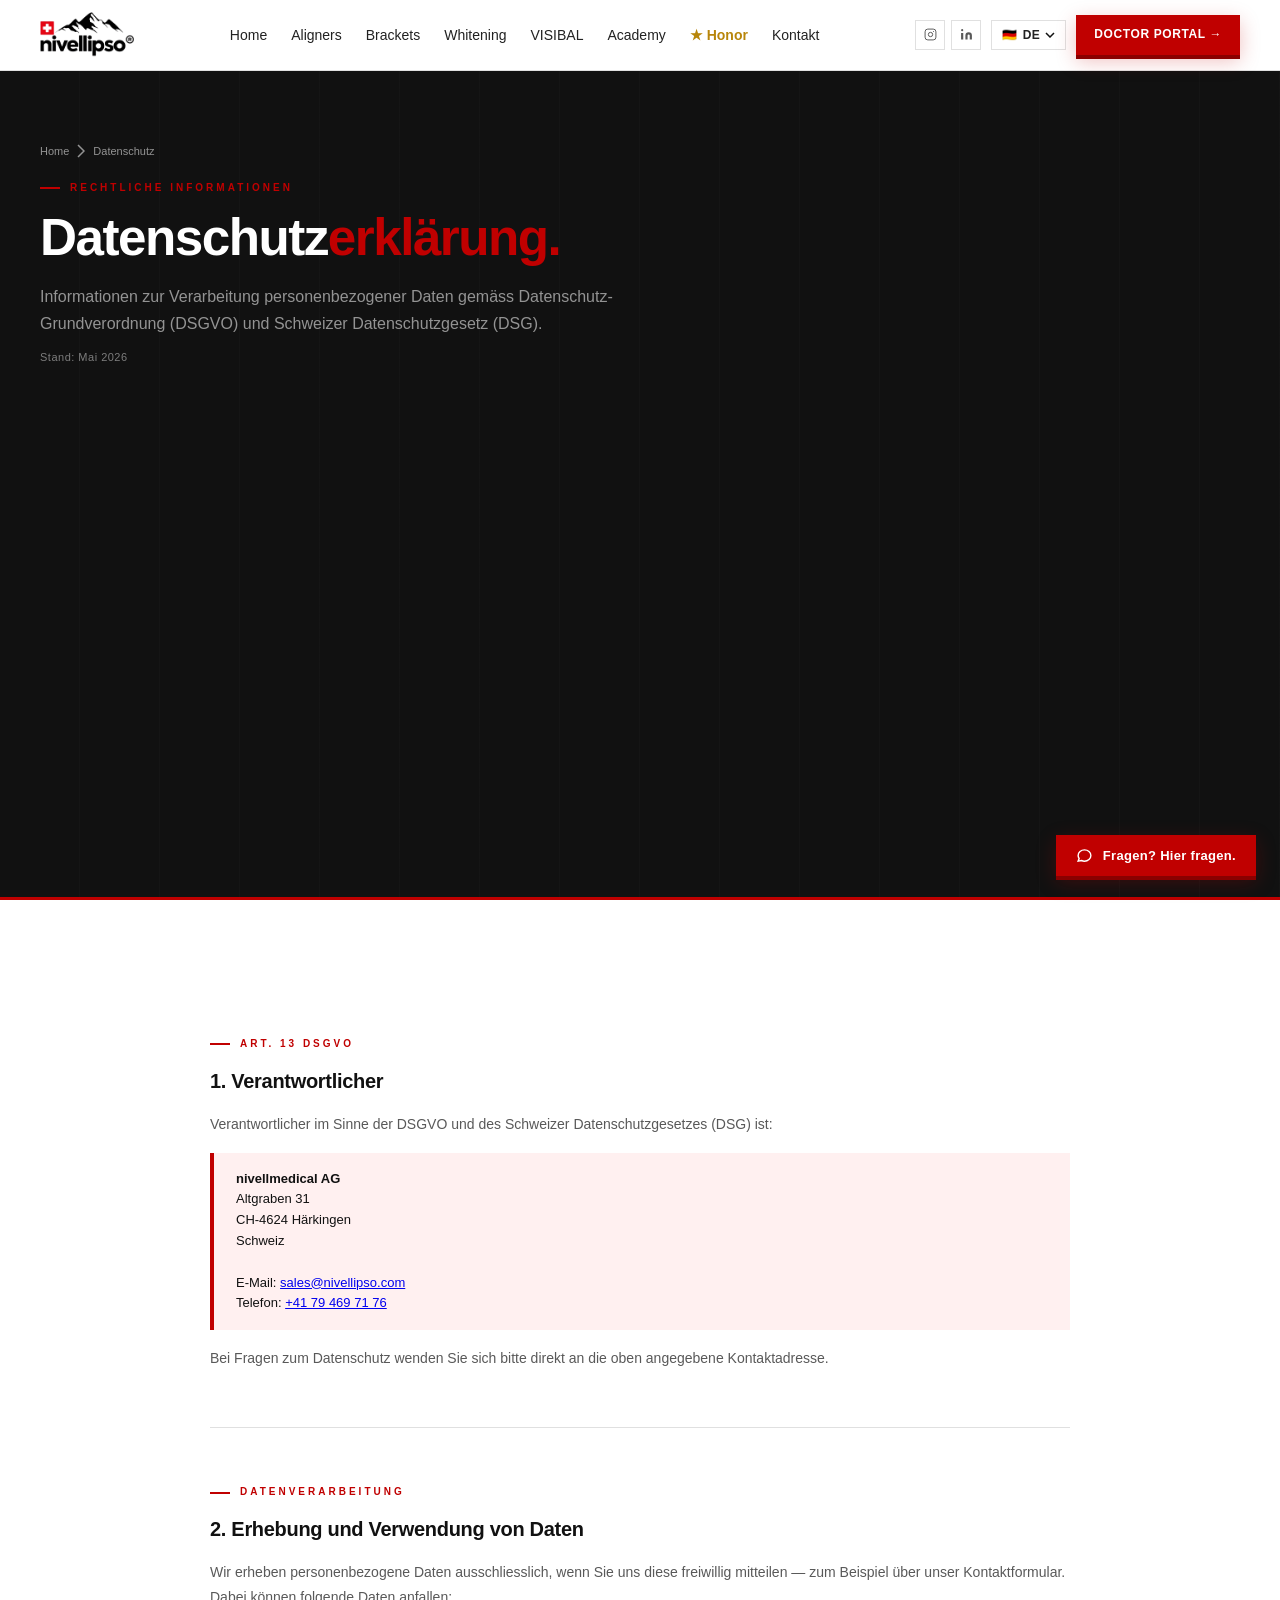
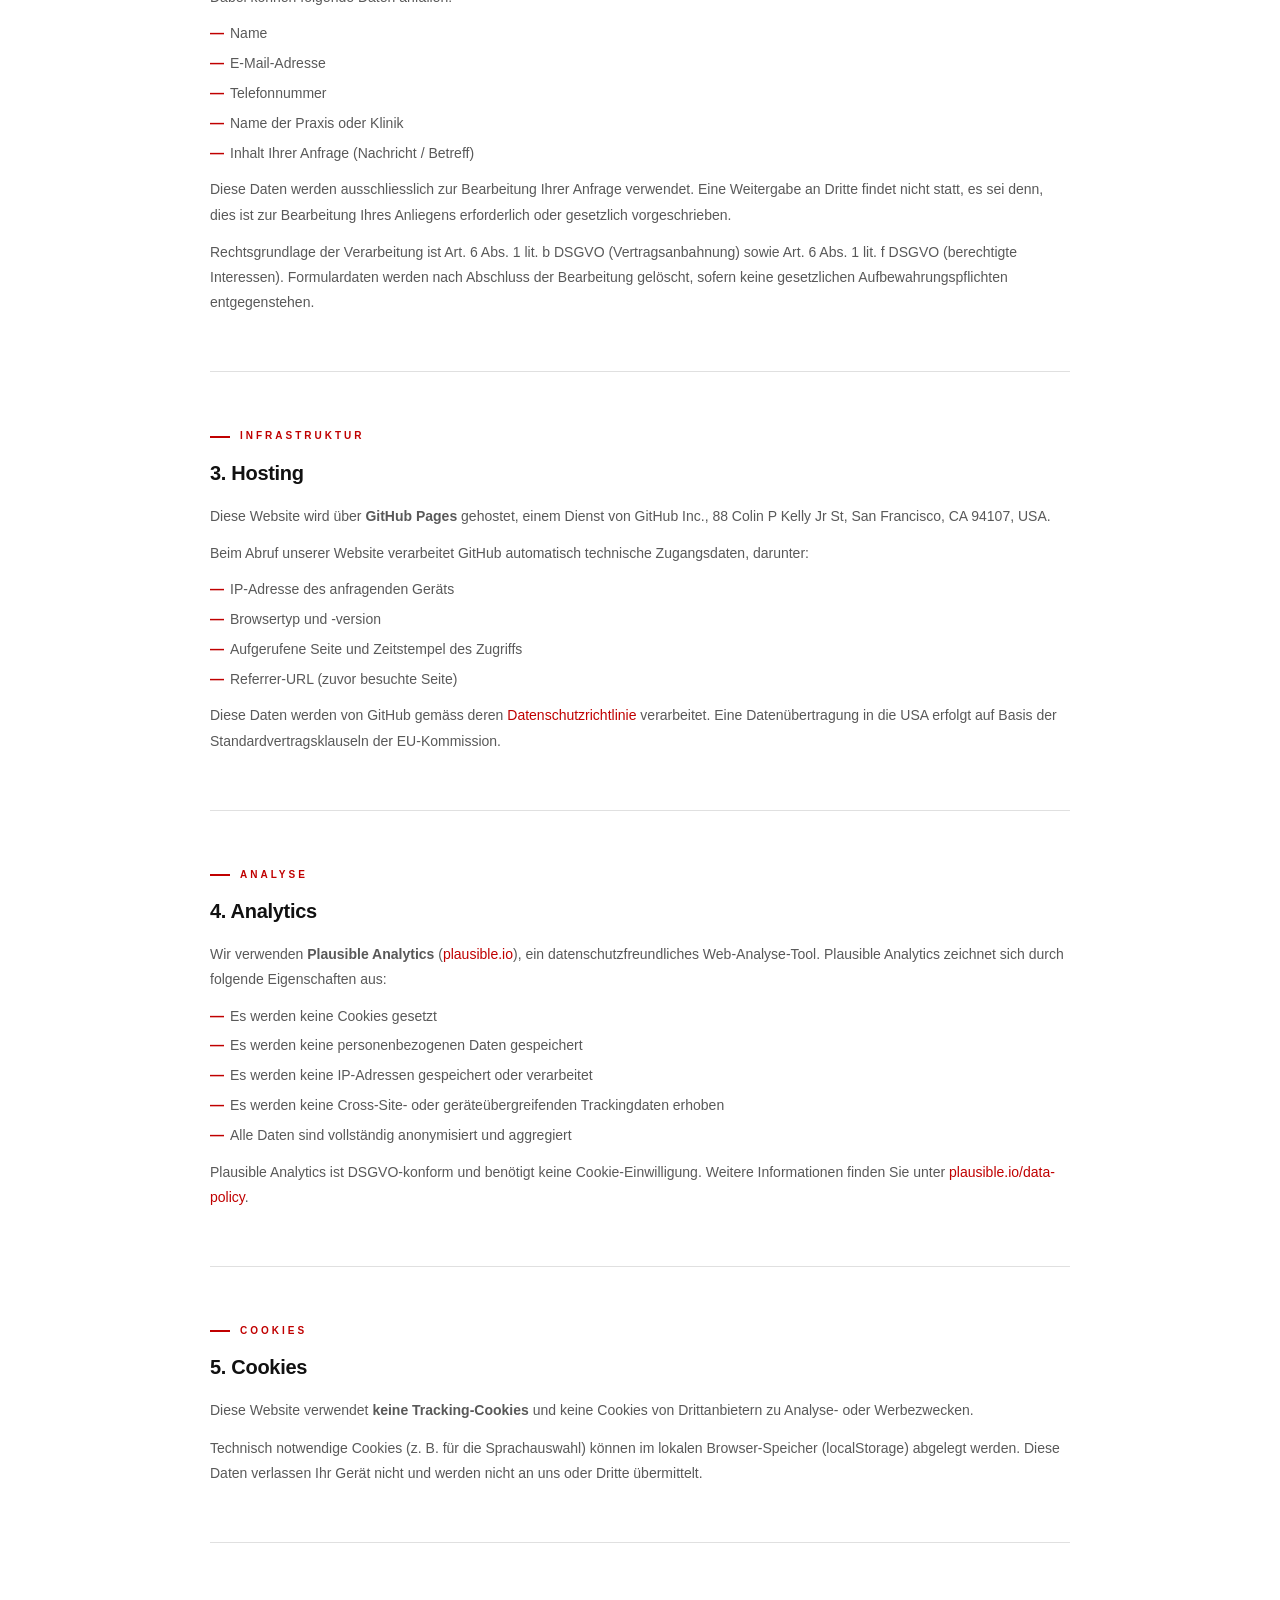
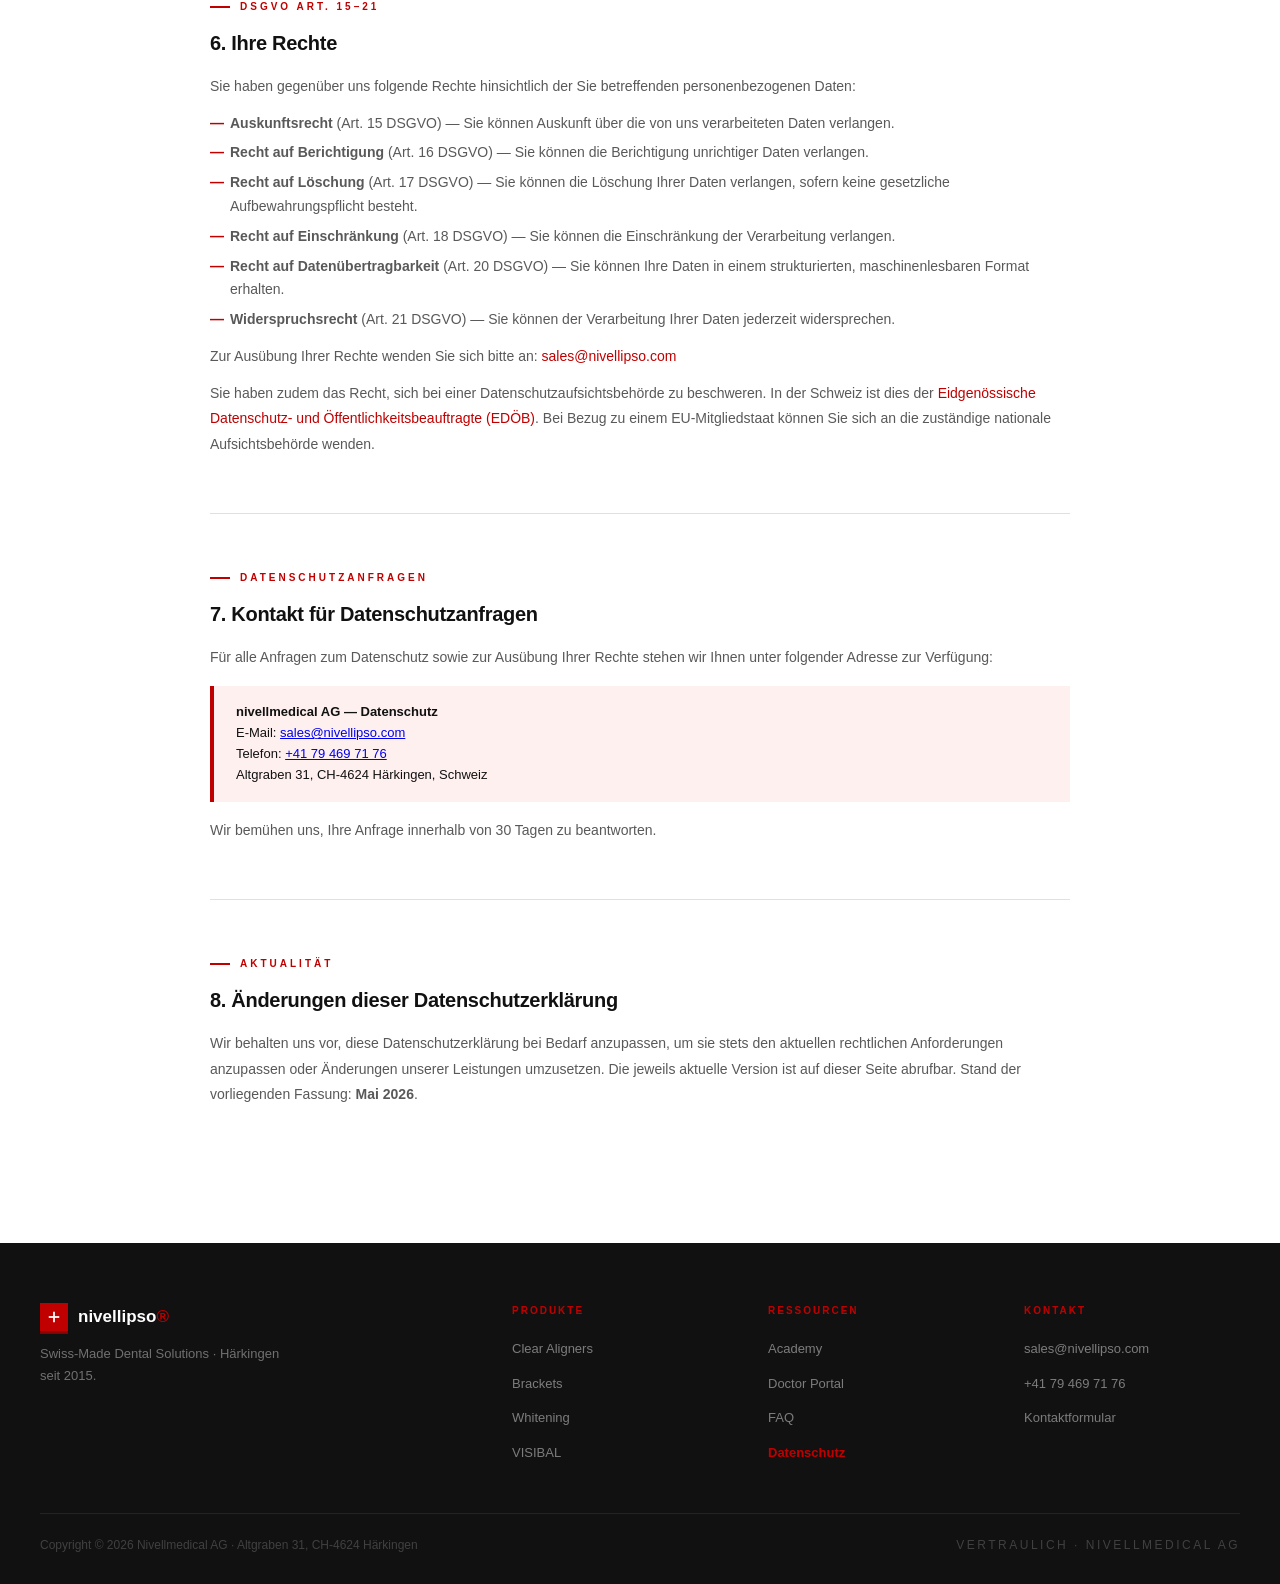
<file: privacy.html>
<!DOCTYPE html>
<html lang="de">
<head>
<meta charset="UTF-8">
<meta name="viewport" content="width=device-width, initial-scale=1.0">
<title>Datenschutz — nivellipso®</title>
<link rel="icon" href="data:image/svg+xml,<svg xmlns='http://www.w3.org/2000/svg' viewBox='0 0 32 32'><rect width='32' height='32' fill='%23C00000'/><rect x='14' y='6' width='4' height='20' fill='white'/><rect x='6' y='14' width='20' height='4' fill='white'/></svg>">
<meta name="description" content="Datenschutzerklärung von nivellmedical AG (nivellipso®). Informationen zur Verarbeitung personenbezogener Daten gemäss DSGVO.">
<meta property="og:type" content="website">
<meta property="og:url" content="https://nivellipso.com/privacy.html">
<meta property="og:title" content="Datenschutz — nivellipso®">
<meta property="og:description" content="Datenschutzerklärung von nivellmedical AG. Informationen zur Datenverarbeitung gemäss DSGVO.">
<meta property="og:image" content="https://nivellipso.com/images/team/dr-albin-vukaj-circle-240.png">
<meta name="twitter:card" content="summary_large_image">
<meta name="twitter:title" content="Datenschutz — nivellipso®">
<meta name="twitter:description" content="Datenschutzerklärung von nivellmedical AG (nivellipso®).">
<meta name="twitter:image" content="https://nivellipso.com/images/team/dr-albin-vukaj-circle-240.png">
<link rel="canonical" href="https://nivellipso.com/privacy.html">
<script defer data-domain="nivellipso.com" src="https://plausible.io/js/script.js"></script>
<link rel="stylesheet" href="nivell-design.css">
<style>
.prv-sec{padding:56px 0;}
.prv-sec + .prv-sec{border-top:1px solid var(--border);}
.prv-h2{font-size:20px;font-weight:700;color:var(--black);letter-spacing:-.3px;margin-bottom:14px;}
.prv-p{font-size:14px;color:var(--grey);line-height:1.8;margin-bottom:12px;}
.prv-p:last-child{margin-bottom:0;}
.prv-p a{color:var(--red);text-decoration:none;}
.prv-p a:hover{text-decoration:underline;}
.prv-list{margin:10px 0 12px 0;padding-left:0;list-style:none;display:flex;flex-direction:column;gap:6px;}
.prv-list li{font-size:14px;color:var(--grey);line-height:1.7;padding-left:20px;position:relative;}
.prv-list li::before{content:'—';position:absolute;left:0;color:var(--red);font-weight:700;}
.prv-callout{background:var(--red-light);border-left:4px solid var(--red);padding:16px 22px;margin:16px 0;}
.prv-callout p{font-size:13px;color:var(--black);line-height:1.6;margin:0;}
.prv-updated{font-size:11px;color:rgba(255,255,255,.45);margin-top:10px;letter-spacing:.5px;}
</style>
</head>
<body>

<!-- ── NAV ── -->
<nav class="n-nav">
<div class="n-nav-inner">
  <a href="index.html" class="n-logo">
    <img src="images/logo/logo_black.png" alt="nivellipso" class="n-logo-img">
  </a>
  <ul class="n-links">
    <li><a href="index.html">Home</a></li>
    <li><a href="aligner.html">Aligners</a></li>
    <li><a href="brackets.html">Brackets</a></li>
    <li><a href="whitening.html">Whitening</a></li>
    <li><a href="visibal.html">VISIBAL</a></li>
    <li><a href="academy.html">Academy</a></li>
    <li><a href="index.html#honor-reward" style="color:#b8860b;font-weight:700;">★ Honor</a></li>
    <li><a href="index.html#contact-form">Kontakt</a></li>
  </ul>
  <div style="display:flex;align-items:center;gap:10px;">
    <div style="display:flex;gap:6px;">
      <a href="https://www.instagram.com/nivellipso" target="_blank" style="width:30px;height:30px;display:flex;align-items:center;justify-content:center;border:1px solid var(--border);color:var(--grey);text-decoration:none;transition:all .2s;" onmouseover="this.style.borderColor='var(--red)';this.style.color='var(--red)'" onmouseout="this.style.borderColor='var(--border)';this.style.color='var(--grey)'">
        <svg viewBox="0 0 24 24" fill="none" stroke="currentColor" stroke-width="1.8" width="13" height="13"><rect x="2" y="2" width="20" height="20" rx="5"/><circle cx="12" cy="12" r="4"/><circle cx="17.5" cy="6.5" r="1" fill="currentColor" stroke="none"/></svg>
      </a>
      <a href="https://www.linkedin.com/company/nivellipso" target="_blank" style="width:30px;height:30px;display:flex;align-items:center;justify-content:center;border:1px solid var(--border);color:var(--grey);text-decoration:none;transition:all .2s;" onmouseover="this.style.borderColor='var(--red)';this.style.color='var(--red)'" onmouseout="this.style.borderColor='var(--border)';this.style.color='var(--grey)'">
        <svg viewBox="0 0 24 24" fill="currentColor" width="13" height="13"><path d="M16 8a6 6 0 016 6v7h-4v-7a2 2 0 00-2-2 2 2 0 00-2 2v7h-4v-7a6 6 0 016-6zM2 9h4v12H2z"/><circle cx="4" cy="4" r="2"/></svg>
      </a>
    </div>
    <button class="n-hamburger" id="hamburger" onclick="toggleMenu()" aria-label="Navigation öffnen" aria-expanded="false" aria-controls="mobileMenu"><span></span><span></span><span></span></button>
    <button type="button" class="lang-btn" id="langBtn" aria-label="Sprache wechseln" aria-expanded="false" aria-haspopup="listbox">
      <span id="lFlag">🇩🇪</span><span id="lCode">DE</span>
      <svg viewBox="0 0 10 6" fill="none" width="10"><path d="M1 1l4 4 4-4" stroke="#111" stroke-width="1.5"/></svg>
      <div class="lang-dropdown">
        <div class="lang-opt active" data-lang="de" onclick="setNivellLang('de',window.NIVELL_T)">🇩🇪 Deutsch</div>
        <div class="lang-opt" data-lang="fr" onclick="setNivellLang('fr',window.NIVELL_T)">🇫🇷 Français</div>
        <div class="lang-opt" data-lang="it" onclick="setNivellLang('it',window.NIVELL_T)">🇮🇹 Italiano</div>
        <div class="lang-opt" data-lang="en" onclick="setNivellLang('en',window.NIVELL_T)">🇬🇧 English</div>
        <div class="lang-opt" data-lang="ru" onclick="setNivellLang('ru',window.NIVELL_T)">🇷🇺 Русский</div>
        <div class="lang-opt" data-lang="es" onclick="setNivellLang('es',window.NIVELL_T)">🇪🇸 Español</div>
      </div>
    </button>
    <a href="https://nivellipso-doctor.vercel.app/" target="_blank" class="btn-3d" style="font-size:12px;padding:10px 18px;">Doctor Portal →</a>
  </div>
</div>
<div class="n-mobile-menu" id="mobileMenu">
  <ul>
    <li><a href="index.html">Home</a></li>
    <li><a href="aligner.html">Aligners</a></li>
    <li><a href="brackets.html">Brackets</a></li>
    <li><a href="whitening.html">Whitening</a></li>
    <li><a href="visibal.html">VISIBAL</a></li>
    <li><a href="academy.html">Academy</a></li>
    <li><a href="index.html#honor-reward" style="color:#b8860b;font-weight:700;">★ Honor</a></li>
    <li><a href="index.html#contact-form">Kontakt</a></li>
  </ul>
  <a href="https://nivellipso-doctor.vercel.app/" target="_blank" class="n-mobile-cta">Doctor Portal →</a>
</div>
</nav>

<!-- ── HERO ── -->
<div class="n-page-hero">
<div class="n-page-hero-inner">
  <div class="n-breadcrumb">
    <a href="index.html">Home</a>
    <svg viewBox="0 0 8 14" fill="none" width="8" height="14"><path d="M1 1l6 6-6 6" stroke="currentColor" stroke-width="1.5"/></svg>
    <span>Datenschutz</span>
  </div>
  <div class="t-label">Rechtliche Informationen</div>
  <h1 class="n-page-h1">Datenschutz<em>erklärung.</em></h1>
  <p class="n-page-sub">Informationen zur Verarbeitung personenbezogener Daten gemäss Datenschutz-Grundverordnung (DSGVO) und Schweizer Datenschutzgesetz (DSG).</p>
  <p class="prv-updated">Stand: Mai 2026</p>
</div>
</div>

<!-- ── CONTENT ── -->
<section class="n-sec">
<div class="n-sec-inner" style="max-width:860px;">

  <!-- 1. Verantwortlicher -->
  <div class="prv-sec">
    <div class="t-label">Art. 13 DSGVO</div>
    <h2 class="prv-h2">1. Verantwortlicher</h2>
    <p class="prv-p">Verantwortlicher im Sinne der DSGVO und des Schweizer Datenschutzgesetzes (DSG) ist:</p>
    <div class="prv-callout">
      <p><strong>nivellmedical AG</strong><br>
      Altgraben 31<br>
      CH-4624 Härkingen<br>
      Schweiz<br><br>
      E-Mail: <a href="mailto:sales@nivellipso.com">sales@nivellipso.com</a><br>
      Telefon: <a href="tel:+41794697176">+41 79 469 71 76</a></p>
    </div>
    <p class="prv-p">Bei Fragen zum Datenschutz wenden Sie sich bitte direkt an die oben angegebene Kontaktadresse.</p>
  </div>

  <!-- 2. Erhebung und Verwendung -->
  <div class="prv-sec">
    <div class="t-label">Datenverarbeitung</div>
    <h2 class="prv-h2">2. Erhebung und Verwendung von Daten</h2>
    <p class="prv-p">Wir erheben personenbezogene Daten ausschliesslich, wenn Sie uns diese freiwillig mitteilen — zum Beispiel über unser Kontaktformular. Dabei können folgende Daten anfallen:</p>
    <ul class="prv-list">
      <li>Name</li>
      <li>E-Mail-Adresse</li>
      <li>Telefonnummer</li>
      <li>Name der Praxis oder Klinik</li>
      <li>Inhalt Ihrer Anfrage (Nachricht / Betreff)</li>
    </ul>
    <p class="prv-p">Diese Daten werden ausschliesslich zur Bearbeitung Ihrer Anfrage verwendet. Eine Weitergabe an Dritte findet nicht statt, es sei denn, dies ist zur Bearbeitung Ihres Anliegens erforderlich oder gesetzlich vorgeschrieben.</p>
    <p class="prv-p">Rechtsgrundlage der Verarbeitung ist Art. 6 Abs. 1 lit. b DSGVO (Vertragsanbahnung) sowie Art. 6 Abs. 1 lit. f DSGVO (berechtigte Interessen). Formulardaten werden nach Abschluss der Bearbeitung gelöscht, sofern keine gesetzlichen Aufbewahrungspflichten entgegenstehen.</p>
  </div>

  <!-- 3. Hosting -->
  <div class="prv-sec">
    <div class="t-label">Infrastruktur</div>
    <h2 class="prv-h2">3. Hosting</h2>
    <p class="prv-p">Diese Website wird über <strong>GitHub Pages</strong> gehostet, einem Dienst von GitHub Inc., 88 Colin P Kelly Jr St, San Francisco, CA 94107, USA.</p>
    <p class="prv-p">Beim Abruf unserer Website verarbeitet GitHub automatisch technische Zugangsdaten, darunter:</p>
    <ul class="prv-list">
      <li>IP-Adresse des anfragenden Geräts</li>
      <li>Browsertyp und -version</li>
      <li>Aufgerufene Seite und Zeitstempel des Zugriffs</li>
      <li>Referrer-URL (zuvor besuchte Seite)</li>
    </ul>
    <p class="prv-p">Diese Daten werden von GitHub gemäss deren <a href="https://docs.github.com/en/site-policy/privacy-policies/github-general-privacy-statement" target="_blank" rel="noopener">Datenschutzrichtlinie</a> verarbeitet. Eine Datenübertragung in die USA erfolgt auf Basis der Standardvertragsklauseln der EU-Kommission.</p>
  </div>

  <!-- 4. Analytics -->
  <div class="prv-sec">
    <div class="t-label">Analyse</div>
    <h2 class="prv-h2">4. Analytics</h2>
    <p class="prv-p">Wir verwenden <strong>Plausible Analytics</strong> (<a href="https://plausible.io" target="_blank" rel="noopener">plausible.io</a>), ein datenschutzfreundliches Web-Analyse-Tool. Plausible Analytics zeichnet sich durch folgende Eigenschaften aus:</p>
    <ul class="prv-list">
      <li>Es werden keine Cookies gesetzt</li>
      <li>Es werden keine personenbezogenen Daten gespeichert</li>
      <li>Es werden keine IP-Adressen gespeichert oder verarbeitet</li>
      <li>Es werden keine Cross-Site- oder geräteübergreifenden Trackingdaten erhoben</li>
      <li>Alle Daten sind vollständig anonymisiert und aggregiert</li>
    </ul>
    <p class="prv-p">Plausible Analytics ist DSGVO-konform und benötigt keine Cookie-Einwilligung. Weitere Informationen finden Sie unter <a href="https://plausible.io/data-policy" target="_blank" rel="noopener">plausible.io/data-policy</a>.</p>
  </div>

  <!-- 5. Cookies -->
  <div class="prv-sec">
    <div class="t-label">Cookies</div>
    <h2 class="prv-h2">5. Cookies</h2>
    <p class="prv-p">Diese Website verwendet <strong>keine Tracking-Cookies</strong> und keine Cookies von Drittanbietern zu Analyse- oder Werbezwecken.</p>
    <p class="prv-p">Technisch notwendige Cookies (z.&nbsp;B. für die Sprachauswahl) können im lokalen Browser-Speicher (localStorage) abgelegt werden. Diese Daten verlassen Ihr Gerät nicht und werden nicht an uns oder Dritte übermittelt.</p>
  </div>

  <!-- 6. Ihre Rechte -->
  <div class="prv-sec">
    <div class="t-label">DSGVO Art. 15–21</div>
    <h2 class="prv-h2">6. Ihre Rechte</h2>
    <p class="prv-p">Sie haben gegenüber uns folgende Rechte hinsichtlich der Sie betreffenden personenbezogenen Daten:</p>
    <ul class="prv-list">
      <li><strong>Auskunftsrecht</strong> (Art. 15 DSGVO) — Sie können Auskunft über die von uns verarbeiteten Daten verlangen.</li>
      <li><strong>Recht auf Berichtigung</strong> (Art. 16 DSGVO) — Sie können die Berichtigung unrichtiger Daten verlangen.</li>
      <li><strong>Recht auf Löschung</strong> (Art. 17 DSGVO) — Sie können die Löschung Ihrer Daten verlangen, sofern keine gesetzliche Aufbewahrungspflicht besteht.</li>
      <li><strong>Recht auf Einschränkung</strong> (Art. 18 DSGVO) — Sie können die Einschränkung der Verarbeitung verlangen.</li>
      <li><strong>Recht auf Datenübertragbarkeit</strong> (Art. 20 DSGVO) — Sie können Ihre Daten in einem strukturierten, maschinenlesbaren Format erhalten.</li>
      <li><strong>Widerspruchsrecht</strong> (Art. 21 DSGVO) — Sie können der Verarbeitung Ihrer Daten jederzeit widersprechen.</li>
    </ul>
    <p class="prv-p">Zur Ausübung Ihrer Rechte wenden Sie sich bitte an: <a href="mailto:sales@nivellipso.com">sales@nivellipso.com</a></p>
    <p class="prv-p">Sie haben zudem das Recht, sich bei einer Datenschutzaufsichtsbehörde zu beschweren. In der Schweiz ist dies der <a href="https://www.edoeb.admin.ch" target="_blank" rel="noopener">Eidgenössische Datenschutz- und Öffentlichkeitsbeauftragte (EDÖB)</a>. Bei Bezug zu einem EU-Mitgliedstaat können Sie sich an die zuständige nationale Aufsichtsbehörde wenden.</p>
  </div>

  <!-- 7. Kontakt -->
  <div class="prv-sec">
    <div class="t-label">Datenschutzanfragen</div>
    <h2 class="prv-h2">7. Kontakt für Datenschutzanfragen</h2>
    <p class="prv-p">Für alle Anfragen zum Datenschutz sowie zur Ausübung Ihrer Rechte stehen wir Ihnen unter folgender Adresse zur Verfügung:</p>
    <div class="prv-callout">
      <p>
        <strong>nivellmedical AG — Datenschutz</strong><br>
        E-Mail: <a href="mailto:sales@nivellipso.com">sales@nivellipso.com</a><br>
        Telefon: <a href="tel:+41794697176">+41 79 469 71 76</a><br>
        Altgraben 31, CH-4624 Härkingen, Schweiz
      </p>
    </div>
    <p class="prv-p">Wir bemühen uns, Ihre Anfrage innerhalb von 30 Tagen zu beantworten.</p>
  </div>

  <!-- 8. Änderungen -->
  <div class="prv-sec">
    <div class="t-label">Aktualität</div>
    <h2 class="prv-h2">8. Änderungen dieser Datenschutzerklärung</h2>
    <p class="prv-p">Wir behalten uns vor, diese Datenschutzerklärung bei Bedarf anzupassen, um sie stets den aktuellen rechtlichen Anforderungen anzupassen oder Änderungen unserer Leistungen umzusetzen. Die jeweils aktuelle Version ist auf dieser Seite abrufbar. Stand der vorliegenden Fassung: <strong>Mai 2026</strong>.</p>
  </div>

</div>
</section>

<!-- ── FOOTER ── -->
<footer class="n-footer">
<div class="n-footer-inner">
  <div class="n-footer-grid">
    <div><div style="display:flex;align-items:center;gap:10px;margin-bottom:12px;"><div style="width:28px;height:28px;background:var(--red);display:flex;align-items:center;justify-content:center;box-shadow:0 3px 0 var(--red-dark);"><svg viewBox="0 0 16 16" fill="none" width="14" height="14"><rect x="7" y="2" width="2" height="12" fill="white"/><rect x="2" y="7" width="12" height="2" fill="white"/></svg></div><span style="font-size:17px;font-weight:700;color:white;">nivellipso<span style="color:var(--red);">®</span></span></div><p style="font-size:13px;color:rgba(255,255,255,.4);line-height:1.7;max-width:260px;">Swiss-Made Dental Solutions · Härkingen seit 2015.</p></div>
    <div class="n-footer-col"><h4>Produkte</h4><ul><li><a href="aligner.html">Clear Aligners</a></li><li><a href="brackets.html">Brackets</a></li><li><a href="whitening.html">Whitening</a></li><li><a href="visibal.html">VISIBAL</a></li></ul></div>
    <div class="n-footer-col"><h4>Ressourcen</h4><ul><li><a href="academy.html">Academy</a></li><li><a href="https://nivellipso-doctor.vercel.app/" target="_blank">Doctor Portal</a></li><li><a href="index.html#faq">FAQ</a></li><li><a href="privacy.html" style="color:var(--red);font-weight:700;">Datenschutz</a></li></ul></div>
    <div class="n-footer-col"><h4>Kontakt</h4><ul><li><a href="mailto:sales@nivellipso.com">sales@nivellipso.com</a></li><li><a href="tel:+41794697176">+41 79 469 71 76</a></li><li><a href="index.html#contact-form">Kontaktformular</a></li></ul></div>
  </div>
  <div class="n-footer-bottom"><p>Copyright &copy; 2026 Nivellmedical AG &middot; Altgraben 31, CH-4624 Härkingen</p><p class="n-conf">VERTRAULICH &middot; NIVELLMEDICAL AG</p></div>
</div>
</footer>

<!-- ── CHATBOT BUTTON ── -->
<button class="chat-toggle" id="chatToggle" onclick="toggleNivellChat()" aria-label="Chat öffnen" aria-expanded="false">
  <svg class="chat-icon" viewBox="0 0 24 24" fill="none" stroke="currentColor" stroke-width="2"><path d="M8 12h.01M12 12h.01M16 12h.01M21 12c0 4.418-4.03 8-9 8a9.863 9.863 0 01-4.255-.949L3 20l1.395-3.72C3.512 15.042 3 13.574 3 12c0-4.418 4.03-8 9-8s9 3.582 9 8z"/></svg>
  <span class="chat-label">Fragen? Hier fragen.</span>
</button>

<script src="nivell-site.js"></script>
<script>
function toggleMenu(){
  document.getElementById('mobileMenu').classList.toggle('open');
  document.getElementById('hamburger').classList.toggle('open');
}
document.addEventListener('DOMContentLoaded',()=>{
  if(typeof initScrollAnimations === 'function') initScrollAnimations();
  if(typeof setActiveNav === 'function') setActiveNav();
});
</script>
</body>
</html>
</file>
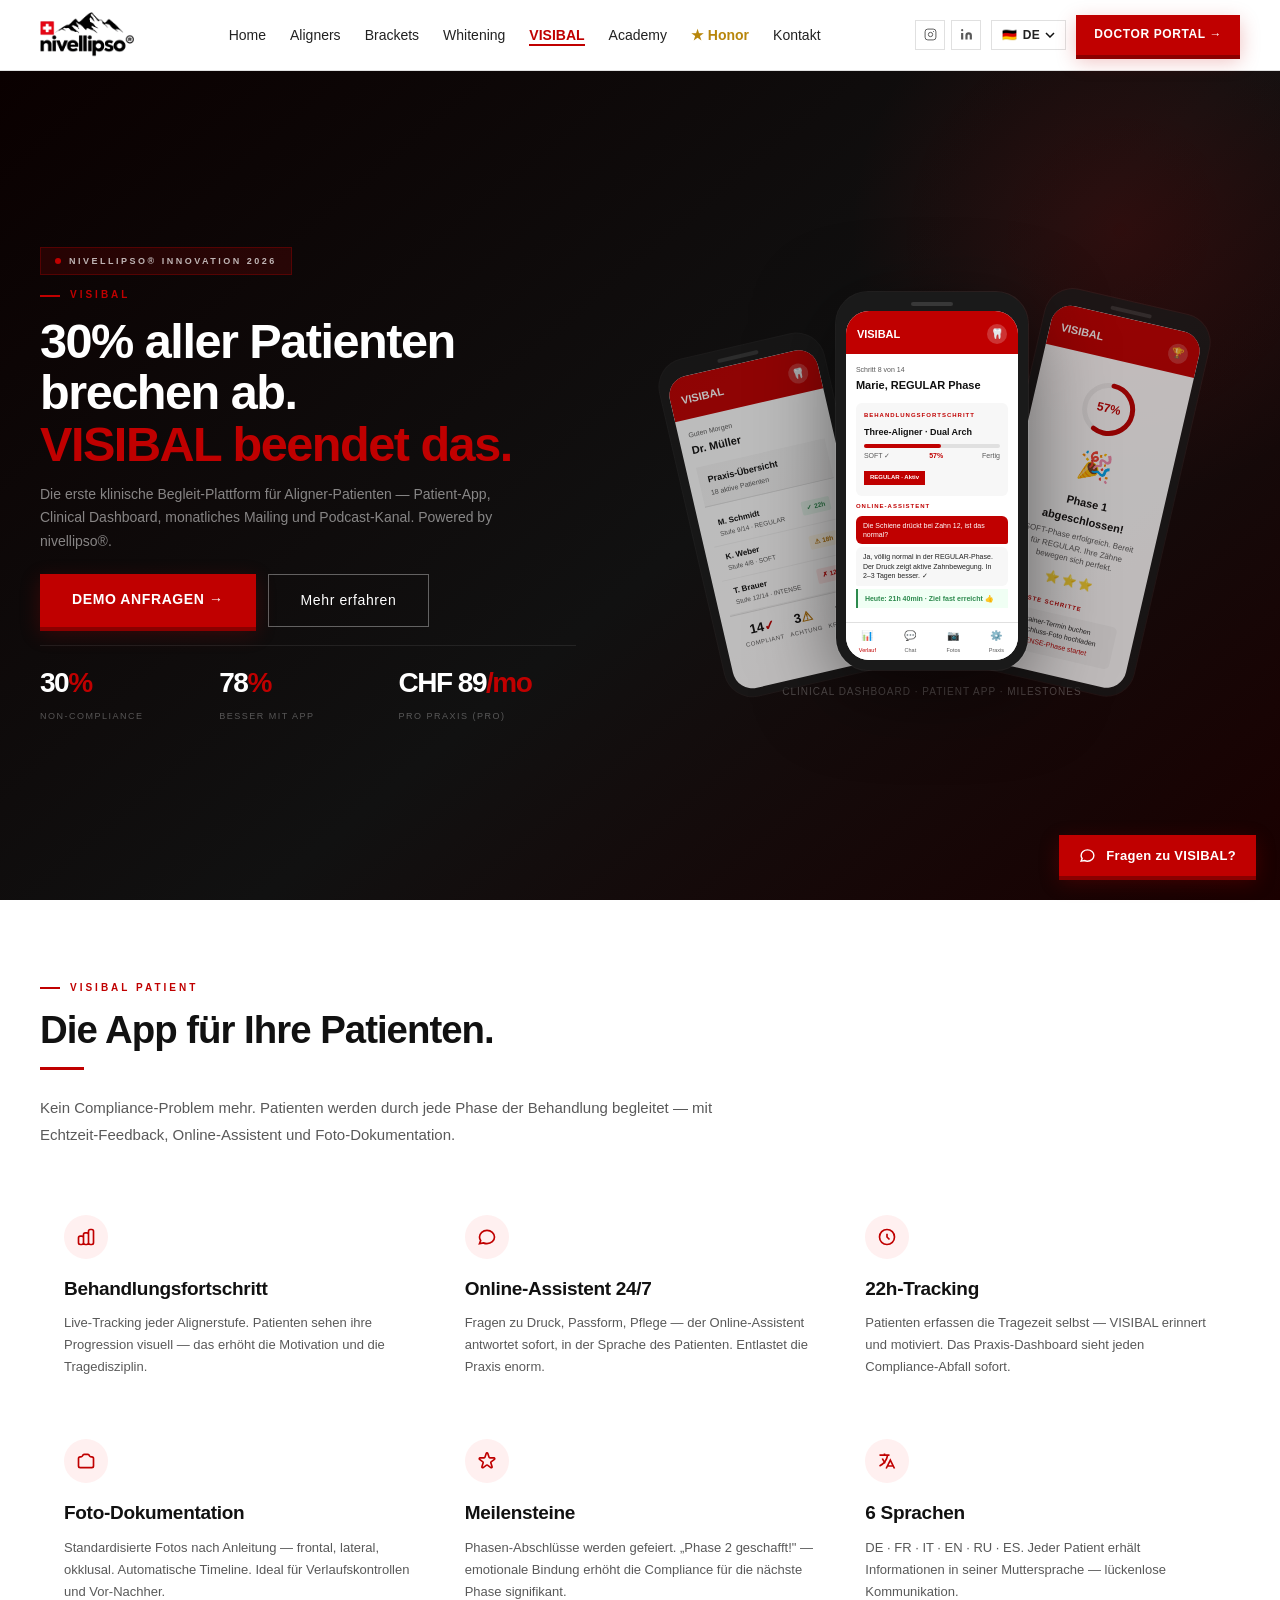
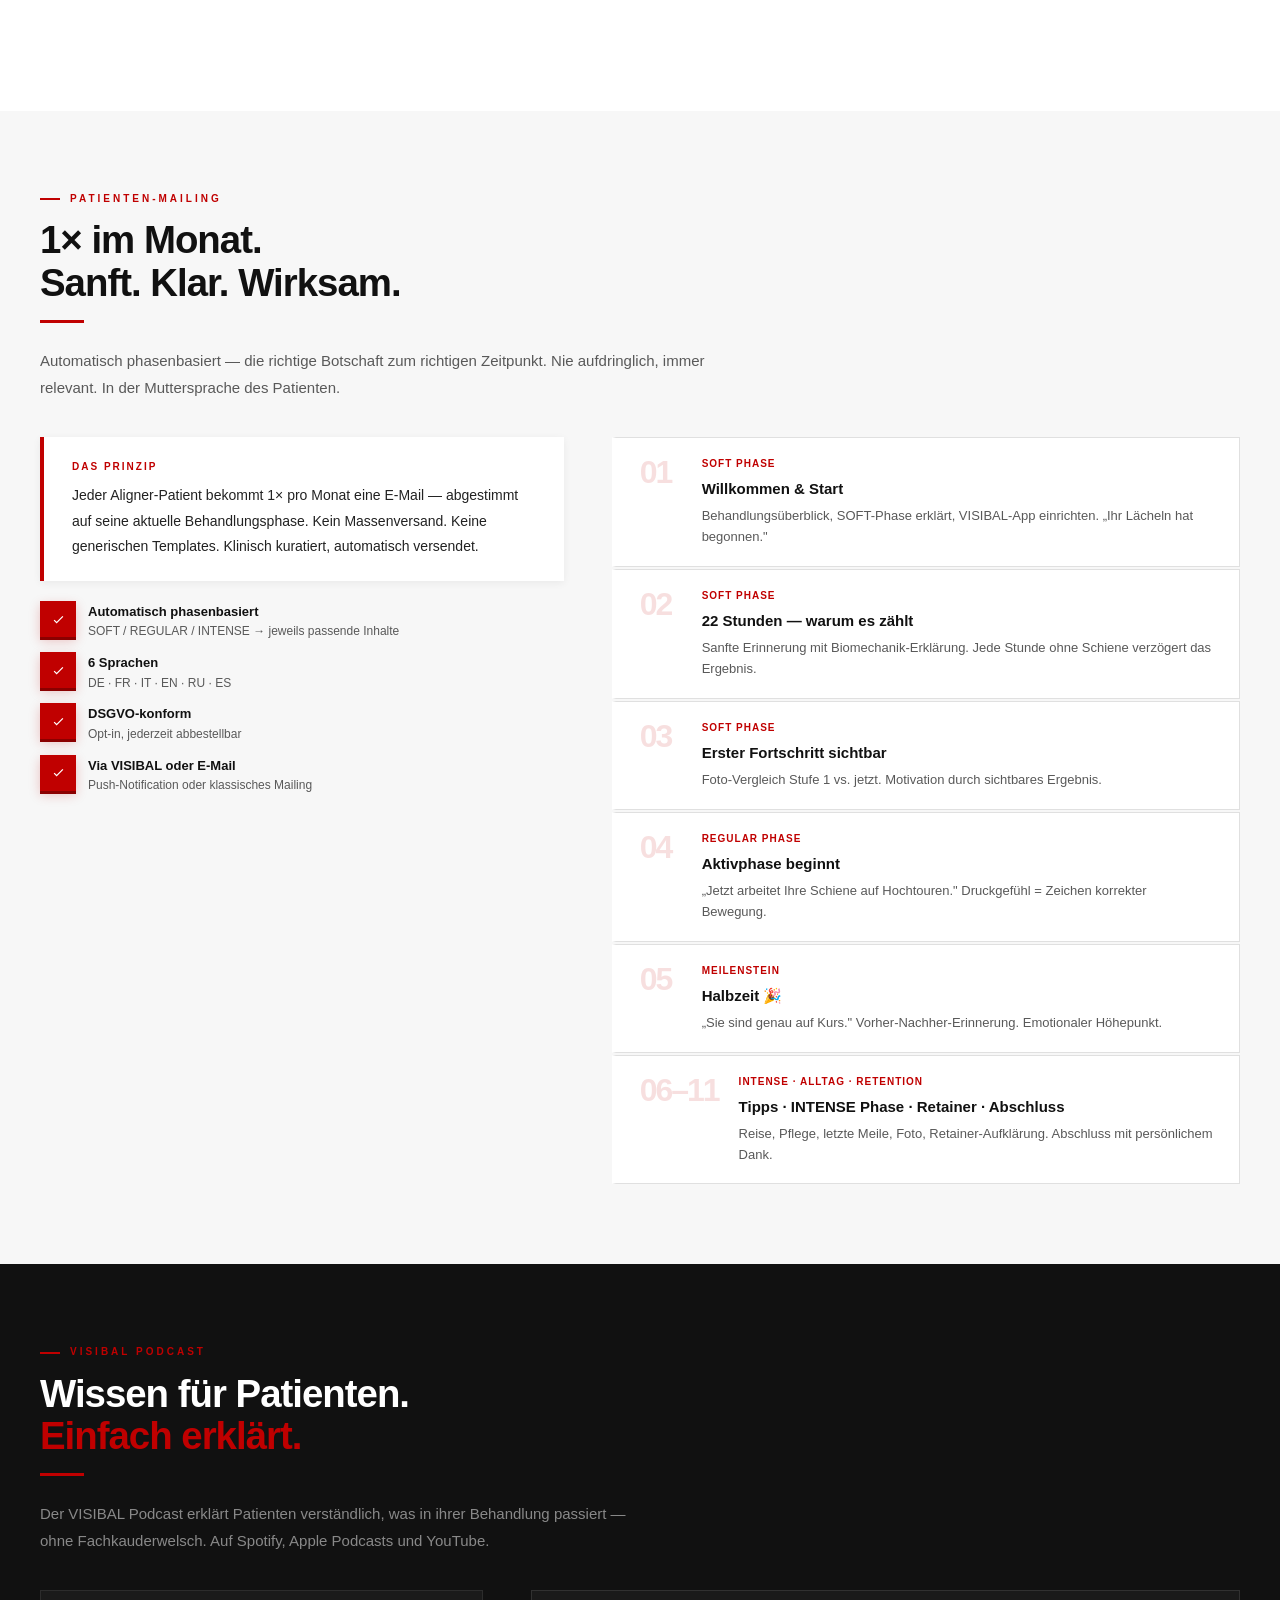
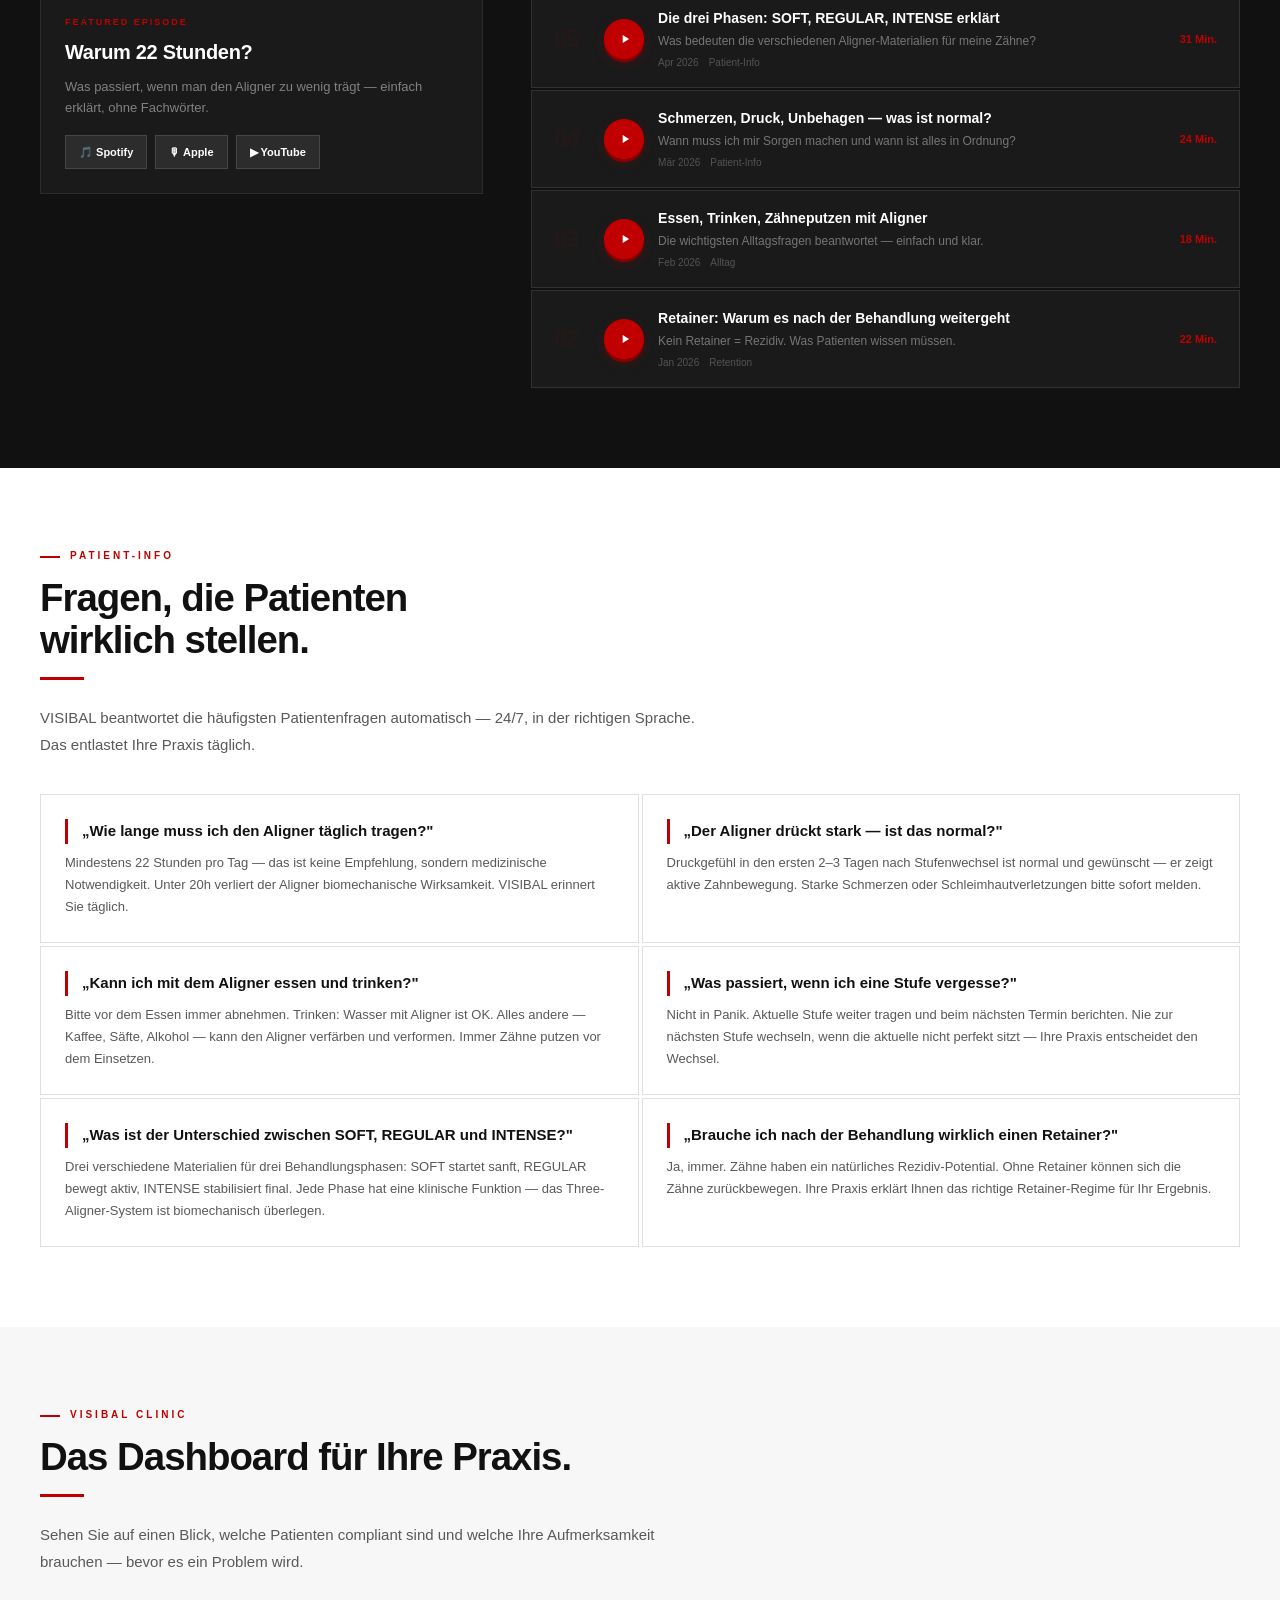
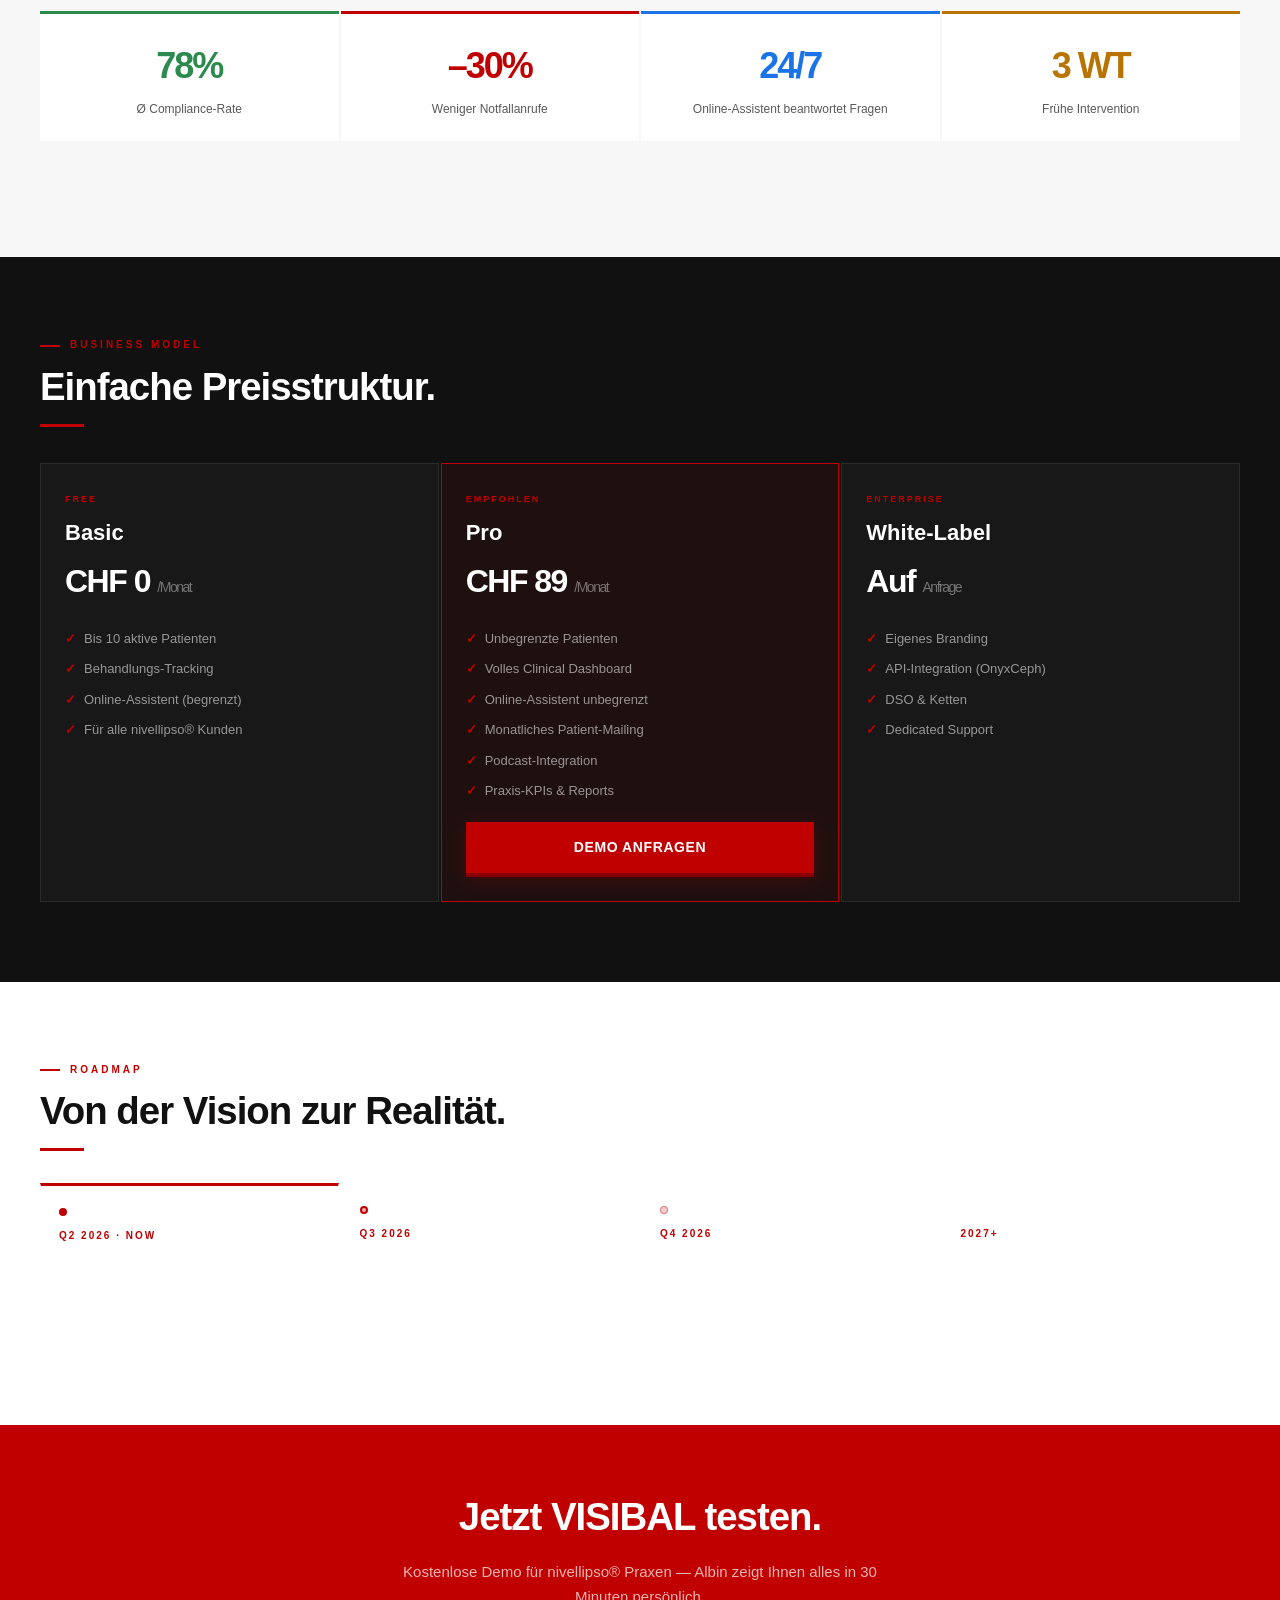
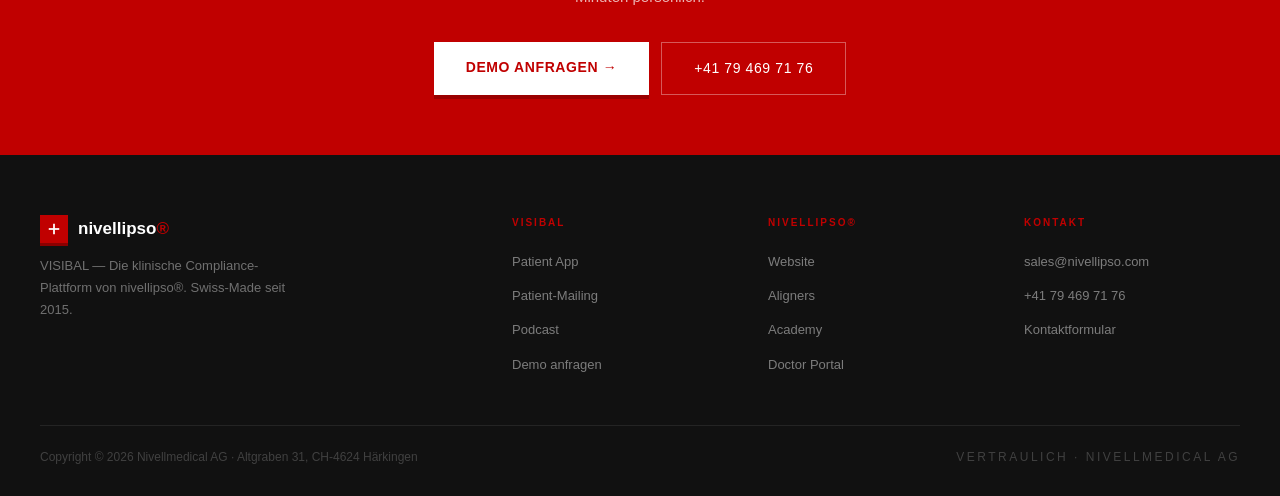
<file: visibal.html>
﻿<!DOCTYPE html>
<html lang="de">
<head>
<meta charset="UTF-8">
<meta name="viewport" content="width=device-width, initial-scale=1.0">
<title>VISIBAL — nivellipso® Patient App & Clinical Dashboard</title>
<link rel="icon" href="data:image/svg+xml,<svg xmlns='http://www.w3.org/2000/svg' viewBox='0 0 32 32'><rect width='32' height='32' fill='%23C00000'/><rect x='14' y='6' width='4' height='20' fill='white'/><rect x='6' y='14' width='20' height='4' fill='white'/></svg>">
<meta name="description" content="VISIBAL by nivellipso® — Klinische Begleit-App für Aligner-Patienten und Compliance-Dashboard für Ärzte.">
<meta property="og:type" content="website">
<meta property="og:url" content="https://nivellipso.com/visibal.html">
<meta property="og:title" content="VISIBAL — nivellipso® Patient App & Clinical Dashboard">
<meta property="og:description" content="30% aller Patienten brechen ab. VISIBAL beendet das. Patient App + Clinical Intelligence. Powered by nivellipso®.">
<meta property="og:image" content="https://nivellipso.com/images/team/dr-albin-vukaj-circle-240.png">
<meta name="twitter:card" content="summary_large_image">
<meta name="twitter:title" content="VISIBAL — nivellipso® Patient App &amp; Clinical Dashboard">
<meta name="twitter:description" content="30% aller Patienten brechen ab. VISIBAL beendet das.">
<meta name="twitter:image" content="https://nivellipso.com/images/team/dr-albin-vukaj-circle-240.png">
<link rel="canonical" href="https://nivellipso.com/visibal.html">
<script defer data-domain="nivellipso.com" src="https://plausible.io/js/script.js"></script>
<link rel="stylesheet" href="nivell-design.css">
<style>
/* ── VISIBAL-SPECIFIC ── */
:root { --vis-dark: #0d0000; }

/* HERO */
.vis-hero { background: linear-gradient(140deg, #0a0000 0%, #111 55%, #1a0000 100%); position: relative; overflow: hidden; padding: 0 40px; margin-top: 70px; height: calc(100vh - 70px); box-sizing: border-box; display: flex; align-items: center; }
.vis-hero::before { content: ''; position: absolute; top: -120px; right: -120px; width: 560px; height: 560px; background: radial-gradient(circle, rgba(192,0,0,.16) 0%, transparent 68%); pointer-events: none; }
.vis-hero-inner { max-width: var(--max-w); width: 100%; margin: 0 auto; display: grid; grid-template-columns: 1fr 1.15fr; gap: 48px; align-items: center; position: relative; z-index: 1; }

/* PHONES SHOWCASE - 3 screens */
.phones-showcase { display: flex; align-items: flex-end; justify-content: center; position: relative; padding: 10px 0 0; gap: 0; }
.phone-wrap { position: relative; flex-shrink: 0; }
.phone-wrap.left  { transform: rotate(-13deg) translateY(22px) translateX(18px); opacity: .72; z-index: 1; transition: all .4s ease; }
.phone-wrap.center { z-index: 3; filter: drop-shadow(0 20px 40px rgba(0,0,0,.5)); }
.phone-wrap.right { transform: rotate(13deg) translateY(22px) translateX(-18px); opacity: .72; z-index: 1; transition: all .4s ease; }
.phone-wrap.left:hover  { opacity: 1; transform: rotate(-7deg) translateY(10px) translateX(10px); z-index: 4; }
.phone-wrap.right:hover { opacity: 1; transform: rotate(7deg)  translateY(10px) translateX(-10px); z-index: 4; }
.phone-device { width: 168px; background: #1a1a1a; border-radius: 28px; padding: 8px; box-shadow: 0 0 0 1px rgba(255,255,255,.07); }
.phone-device.ctr { width: 192px; border-radius: 32px; padding: 10px; }
.phone-notch { width: 42px; height: 4px; background: rgba(255,255,255,.13); border-radius: 2px; margin: 0 auto 5px; }
.phone-screen { background: white; border-radius: 20px; overflow: hidden; }
.phone-device.ctr .phone-screen { border-radius: 23px; }

/* Screen components */
.ps-hdr { background: var(--red); padding: 13px 11px 10px; display: flex; align-items: center; justify-content: space-between; }
.ps-logo { font-size: 11px; font-weight: 700; color: white; }
.ps-ico-sm { width: 20px; height: 20px; background: rgba(255,255,255,.2); border-radius: 50%; display: flex; align-items: center; justify-content: center; font-size: 10px; }
.ps-body { padding: 10px; }
.ps-grey { font-size: 7px; color: var(--grey); }
.ps-name { font-size: 11px; font-weight: 700; color: var(--black); margin-bottom: 9px; }
.ps-prog { background: var(--bg); border-radius: 6px; padding: 8px; margin-bottom: 6px; }
.ps-plabel { font-size: 6px; font-weight: 700; letter-spacing: 1px; text-transform: uppercase; color: var(--red); margin-bottom: 4px; }
.ps-ptitle { font-size: 9px; font-weight: 700; color: var(--black); margin-bottom: 4px; }
.ps-bar { background: #e0e0e0; height: 4px; border-radius: 2px; }
.ps-fill { background: var(--red); height: 4px; border-radius: 2px; }
.ps-pct { display: flex; justify-content: space-between; font-size: 7px; color: var(--grey); margin-top: 2px; }
.ps-badge { display: inline-block; background: var(--red); color: white; font-size: 6px; font-weight: 700; padding: 2px 6px; margin-top: 3px; }
.ps-chat-out { background: var(--red); color: white; border-radius: 6px 6px 2px 6px; padding: 5px 7px; font-size: 7px; line-height: 1.35; margin-bottom: 3px; }
.ps-chat-in  { background: var(--bg); border-radius: 6px 6px 6px 2px; padding: 5px 7px; font-size: 7px; color: var(--text); line-height: 1.35; margin-bottom: 3px; }
.ps-ok { background: #f0fff4; border-left: 2px solid #2d8a4e; padding: 4px 7px; font-size: 7px; color: #2d8a4e; font-weight: 700; margin-bottom: 4px; }
.ps-tabs { display: flex; border-top: 1px solid var(--border); }
.ps-tab { flex: 1; padding: 5px 0; text-align: center; font-size: 5.5px; color: var(--grey); }
.ps-tab.a { color: var(--red); }
.ps-tab-ico { font-size: 10px; display: block; margin-bottom: 1px; }
/* milestone screen */
.ms-center { text-align: center; padding: 10px 8px; }
.ms-emoji { font-size: 28px; margin-bottom: 5px; animation: bounce-in 2s ease-in-out infinite; }
.ms-title { font-size: 11px; font-weight: 700; color: var(--black); margin-bottom: 3px; }
.ms-sub   { font-size: 8px; color: var(--grey); line-height: 1.4; margin-bottom: 7px; }
.ms-stars { display: flex; justify-content: center; gap: 2px; font-size: 12px; }
.ms-prog-wrap { display: flex; align-items: center; justify-content: center; margin-bottom: 6px; }
.ms-ring { width: 60px; height: 60px; position: relative; }
.ms-ring svg { width: 60px; height: 60px; transform: rotate(-90deg); }
.ms-ring-txt { position: absolute; inset: 0; display: flex; align-items: center; justify-content: center; font-size: 12px; font-weight: 700; color: var(--red); }
/* dashboard screen */
.db-hdr { background: var(--bg); padding: 7px 9px; border-bottom: 1px solid var(--border); }
.db-hdr-t { font-size: 9px; font-weight: 700; color: var(--black); }
.db-hdr-s { font-size: 7px; color: var(--grey); }
.db-row { display: flex; align-items: center; justify-content: space-between; padding: 5px 9px; border-bottom: 1px solid rgba(0,0,0,.05); }
.db-name { font-size: 8px; font-weight: 700; color: var(--black); }
.db-meta { font-size: 6.5px; color: var(--grey); }
.db-badge { font-size: 6.5px; font-weight: 700; padding: 2px 5px; border-radius: 2px; }
.bg-ok   { background: #e8f8ee; color: #2d8a4e; }
.bg-warn { background: #fff8e8; color: #b87300; }
.bg-alert{ background: #ffe8e8; color: var(--red); }
.db-summary { display: flex; padding: 6px 9px; gap: 6px; border-top: 1px solid var(--border); }
.db-sstat { flex: 1; text-align: center; }
.db-sn { font-size: 13px; font-weight: 700; color: var(--black); }
.db-sn em { font-style: normal; color: var(--red); }
.db-sl { font-size: 6px; color: var(--grey); text-transform: uppercase; letter-spacing: .5px; }

/* SECTIONS */
.vis-sec { padding: 80px 40px; }
.vis-sec-dark { background: var(--black); }
.vis-sec-bg   { background: var(--bg); }
.vis-inner { max-width: var(--max-w); margin: 0 auto; }

/* Feature grid */
.feat-grid { display: grid; grid-template-columns: repeat(3, 1fr); gap: 2px; margin-top: 36px; }
.feat-card { background: white; padding: 28px 24px; border-top: 3px solid transparent; transition: border-color .2s, transform .2s, box-shadow .2s; }
.feat-card:hover { border-top-color: var(--red); transform: translateY(-4px); box-shadow: var(--shadow); }
.feat-card:hover .ico-circle { background: var(--red); transform: rotate(8deg) scale(1.1); }
.feat-card:hover .ico-circle svg { color: white; }
.ico-circle { width: 44px; height: 44px; background: var(--red-light); border-radius: 50%; display: flex; align-items: center; justify-content: center; margin-bottom: 14px; transition: all .2s; }
.ico-circle svg { width: 20px; height: 20px; color: var(--red); }

/* Mailing timeline */
.mailing-timeline { display: flex; flex-direction: column; gap: 2px; }
.ml-item { background: white; border: 1px solid var(--border); padding: 18px 24px; display: flex; gap: 20px; align-items: flex-start; border-left: 4px solid transparent; transition: border-color .2s, transform .15s; }
.ml-item:hover { border-left-color: var(--red); transform: translateX(4px); }
.ml-num { font-size: 32px; font-weight: 700; color: var(--red); opacity: .12; letter-spacing: -2px; line-height: 1; min-width: 42px; flex-shrink: 0; }
.ml-content { flex: 1; }
.ml-topic { font-size: 15px; font-weight: 700; color: var(--black); margin-bottom: 4px; }
.ml-desc  { font-size: 13px; color: var(--grey); line-height: 1.6; }
.ml-tag   { font-size: 10px; font-weight: 700; color: var(--red); letter-spacing: 1px; text-transform: uppercase; margin-bottom: 5px; }

/* Podcast list */
.pod-list { display: flex; flex-direction: column; gap: 2px; }
.pod-ep { background: white; border: 1px solid var(--border); padding: 16px 22px; display: flex; gap: 14px; align-items: center; transition: border-color .2s, transform .15s; cursor: pointer; }
.pod-ep:hover { border-color: var(--red); transform: translateX(3px); }
.pod-play { width: 40px; height: 40px; background: var(--red); border-radius: 50%; display: flex; align-items: center; justify-content: center; flex-shrink: 0; box-shadow: 0 3px 0 var(--red-dark), 0 4px 12px var(--red-glow); transition: transform .15s; }
.pod-ep:hover .pod-play { transform: scale(1.08); }
.pod-play svg { width: 14px; height: 14px; color: white; margin-left: 2px; }
.pod-num { font-size: 24px; font-weight: 700; color: var(--red); opacity: .12; letter-spacing: -1.5px; line-height: 1; min-width: 36px; }
.pod-info { flex: 1; }
.pod-title { font-size: 14px; font-weight: 700; color: var(--black); margin-bottom: 3px; }
.pod-desc  { font-size: 12px; color: var(--grey); line-height: 1.45; }
.pod-meta  { font-size: 10px; color: var(--grey); margin-top: 4px; display: flex; gap: 10px; }
.pod-dur   { font-size: 11px; font-weight: 700; color: var(--red); flex-shrink: 0; }

/* Patient info cards */
.info-grid { display: grid; grid-template-columns: repeat(2, 1fr); gap: 3px; margin-top: 36px; }
.info-card { background: white; border: 1px solid var(--border); padding: 24px; transition: transform .2s, box-shadow .2s; }
.info-card:hover { transform: translateY(-3px); box-shadow: var(--shadow); }
.info-q { font-size: 15px; font-weight: 700; color: var(--black); margin-bottom: 8px; padding-left: 14px; border-left: 3px solid var(--red); }
.info-a { font-size: 13px; color: var(--grey); line-height: 1.7; }

/* Business model */
.bm-grid { display: grid; grid-template-columns: repeat(3, 1fr); gap: 2px; margin-top: 36px; }
.bm-card { background: rgba(255,255,255,.03); border: 1px solid rgba(255,255,255,.08); padding: 28px 24px; transition: border-color .2s, background .2s, transform .2s; }
.bm-card:hover { border-color: var(--red); background: rgba(192,0,0,.06); transform: translateY(-4px); }
.bm-card.featured { border-color: var(--red); background: rgba(192,0,0,.08); }
.bm-tier { font-size: 9px; font-weight: 700; letter-spacing: 2px; color: var(--red); text-transform: uppercase; margin-bottom: 8px; }
.bm-plan { font-size: 22px; font-weight: 700; color: white; margin-bottom: 4px; }
.bm-price { font-size: 32px; font-weight: 700; color: white; letter-spacing: -1.5px; }
.bm-price em { font-style: normal; font-size: 14px; color: rgba(255,255,255,.4); font-weight: 400; }
.bm-features { margin-top: 20px; display: flex; flex-direction: column; gap: 9px; }
.bm-feat { font-size: 13px; color: rgba(255,255,255,.55); display: flex; gap: 8px; align-items: flex-start; }
.bm-feat::before { content: '✓'; color: var(--red); font-weight: 700; flex-shrink: 0; }

/* CTA section */
.vis-cta { background: var(--red); padding: 60px 40px; text-align: center; }
.vis-cta h2 { font-size: clamp(22px,3vw,40px); font-weight: 700; color: white; letter-spacing: -1px; margin-bottom: 12px; }
.vis-cta p { font-size: 15px; color: rgba(255,255,255,.7); margin-bottom: 32px; max-width: 520px; margin-left: auto; margin-right: auto; }

/* Roadmap */
.roadmap { display: grid; grid-template-columns: repeat(4,1fr); gap: 2px; margin-top: 32px; }
.rm-step { background: rgba(255,255,255,.03); border: 1px solid rgba(255,255,255,.08); padding: 22px 18px; transition: border-color .2s, transform .2s; }
.rm-step:hover { border-color: var(--red); transform: translateY(-3px); }
.rm-step.done { border-top: 3px solid var(--red); }
.rm-q { font-size: 10px; font-weight: 700; letter-spacing: 2px; color: var(--red); text-transform: uppercase; margin-bottom: 8px; }
.rm-title { font-size: 15px; font-weight: 700; color: white; margin-bottom: 6px; }
.rm-desc { font-size: 12px; color: rgba(255,255,255,.4); line-height: 1.6; }
.rm-dot { width: 8px; height: 8px; background: var(--red); border-radius: 50%; margin-bottom: 12px; animation: pulse-ring 2s ease-out infinite; }

/* Mobile */
@media(max-width:768px){
  .vis-hero { padding: 40px 20px; height: auto; min-height: calc(100vh - 64px); margin-top: 64px; }
  .vis-hero-inner { grid-template-columns: 1fr; gap: 28px; }
  .vis-sec { padding: 56px 20px; }
  .feat-grid { grid-template-columns: 1fr; gap: 10px; }
  .info-grid { grid-template-columns: 1fr; }
  .bm-grid { grid-template-columns: 1fr; gap: 10px; }
  .roadmap { grid-template-columns: 1fr 1fr; gap: 10px; }
  .mailing-timeline { gap: 6px; }
  .phones-showcase { margin: 0 auto; }
  .phone-device { width: 140px; border-radius: 22px; padding: 7px; }
  .phone-device.ctr { width: 160px; border-radius: 26px; padding: 8px; }
  .phone-screen { min-height: 260px; }
  .vis-cta { padding: 48px 20px; }
}
@media(max-width:480px){
  .phones-showcase { transform: scale(.9); transform-origin: center top; }
  .roadmap { grid-template-columns: 1fr; }
  .ml-num { display: none; }
  .pod-num { display: none; }
}
</style>
</head>
<body>

<!-- ── NAV ── -->
<nav class="n-nav">
<div class="n-nav-inner">
  <a href="index.html" class="n-logo">
    <img src="images/logo/logo_black.png" alt="nivellipso" class="n-logo-img">
  </a>
  <ul class="n-links">
    <li><a href="index.html" data-i18n="n_home">Home</a></li>
    <li><a href="aligner.html" data-i18n="n_align">Aligners</a></li>
    <li><a href="brackets.html" data-i18n="n_brack">Brackets</a></li>
    <li><a href="whitening.html" data-i18n="n_white">Whitening</a></li>
    <li><a href="visibal.html" class="active" data-i18n="n_vis">VISIBAL</a></li>
    <li><a href="academy.html" data-i18n="n_acad">Academy</a></li>
    <li><a href="index.html#honor-reward" style="color:#b8860b;font-weight:700;">★ Honor</a></li>
    <li><a href="index.html#contact-form" data-i18n="n_con">Kontakt</a></li>
  </ul>
  <div style="display:flex;align-items:center;gap:10px;">
    <div style="display:flex;gap:6px;">
      <a href="https://www.instagram.com/nivellipso" target="_blank" style="width:30px;height:30px;display:flex;align-items:center;justify-content:center;border:1px solid var(--border);color:var(--grey);text-decoration:none;transition:all .2s;" onmouseover="this.style.borderColor='var(--red)';this.style.color='var(--red)'" onmouseout="this.style.borderColor='var(--border)';this.style.color='var(--grey)'">
        <svg viewBox="0 0 24 24" fill="none" stroke="currentColor" stroke-width="1.8" width="13" height="13"><rect x="2" y="2" width="20" height="20" rx="5"/><circle cx="12" cy="12" r="4"/><circle cx="17.5" cy="6.5" r="1" fill="currentColor" stroke="none"/></svg>
      </a>
      <a href="https://www.linkedin.com/company/nivellipso" target="_blank" style="width:30px;height:30px;display:flex;align-items:center;justify-content:center;border:1px solid var(--border);color:var(--grey);text-decoration:none;transition:all .2s;" onmouseover="this.style.borderColor='var(--red)';this.style.color='var(--red)'" onmouseout="this.style.borderColor='var(--border)';this.style.color='var(--grey)'">
        <svg viewBox="0 0 24 24" fill="currentColor" width="13" height="13"><path d="M16 8a6 6 0 016 6v7h-4v-7a2 2 0 00-2-2 2 2 0 00-2 2v7h-4v-7a6 6 0 016-6zM2 9h4v12H2z"/><circle cx="4" cy="4" r="2"/></svg>
      </a>
    </div>
    <button class="n-hamburger" id="hamburger" onclick="toggleMenu()" aria-label="Navigation öffnen" aria-expanded="false" aria-controls="mobileMenu"><span></span><span></span><span></span></button>
    <button type="button" class="lang-btn" id="langBtn" aria-label="Sprache wechseln" aria-expanded="false" aria-haspopup="listbox">
      <span id="lFlag">🇩🇪</span><span id="lCode">DE</span>
      <svg viewBox="0 0 10 6" fill="none" width="10"><path d="M1 1l4 4 4-4" stroke="#111" stroke-width="1.5"/></svg>
      <div class="lang-dropdown">
        <div class="lang-opt active" data-lang="de" onclick="setNivellLang('de',window.NIVELL_T)">🇩🇪 Deutsch</div>
        <div class="lang-opt" data-lang="fr" onclick="setNivellLang('fr',window.NIVELL_T)">🇫🇷 Français</div>
        <div class="lang-opt" data-lang="it" onclick="setNivellLang('it',window.NIVELL_T)">🇮🇹 Italiano</div>
        <div class="lang-opt" data-lang="en" onclick="setNivellLang('en',window.NIVELL_T)">🇬🇧 English</div>
        <div class="lang-opt" data-lang="ru" onclick="setNivellLang('ru',window.NIVELL_T)">🇷🇺 Русский</div>
        <div class="lang-opt" data-lang="es" onclick="setNivellLang('es',window.NIVELL_T)">🇪🇸 Español</div>
      </div>
    </button>
    <a href="https://nivellipso-doctor.vercel.app/" target="_blank" class="btn-3d" style="font-size:12px;padding:10px 18px;" data-i18n="n_portal">Doctor Portal →</a>
  </div>
</div>
<div class="n-mobile-menu" id="mobileMenu">
  <ul>
    <li><a href="index.html" data-i18n="n_home">Home</a></li>
    <li><a href="aligner.html" data-i18n="n_align">Aligners</a></li>
    <li><a href="brackets.html" data-i18n="n_brack">Brackets</a></li>
    <li><a href="whitening.html" data-i18n="n_white">Whitening</a></li>
    <li><a href="visibal.html" style="color:var(--red);" data-i18n="n_vis">VISIBAL</a></li>
    <li><a href="academy.html" data-i18n="n_acad">Academy</a></li>
    <li><a href="index.html#honor-reward" style="color:#b8860b;font-weight:700;">★ Honor</a></li>
    <li><a href="index.html#contact-form" data-i18n="n_con">Kontakt</a></li>
  </ul>
  <a href="https://nivellipso-doctor.vercel.app/" target="_blank" class="n-mobile-cta" data-i18n="n_portal">Doctor Portal →</a>
</div>
</nav>

<!-- HERO -->
<div class="vis-hero">
<div class="vis-hero-inner">
  <!-- LEFT: Text -->
  <div>
    <div style="display:inline-flex;align-items:center;gap:8px;background:rgba(192,0,0,.15);border:1px solid rgba(192,0,0,.3);padding:6px 14px;margin-bottom:12px;">
      <div style="width:6px;height:6px;background:var(--red);border-radius:50%;animation:pulse-ring 2s ease-out infinite;"></div>
      <span style="font-size:9px;letter-spacing:2.5px;color:rgba(255,255,255,.7);text-transform:uppercase;font-weight:700;">nivellipso® Innovation 2026</span>
    </div>
    <div class="t-label" style="color:var(--red);" data-i18n="vis_label">VISIBAL</div>
    <h1 style="font-size:clamp(26px,3.8vw,52px);font-weight:700;color:white;letter-spacing:-1.5px;line-height:1.06;margin-bottom:12px;" data-i18n="vis_h1">30% aller Patienten<br>brechen ab.<br><em style="font-style:normal;color:var(--red);">VISIBAL beendet das.</em></h1>
    <p style="font-size:14px;color:rgba(255,255,255,.5);line-height:1.7;margin-bottom:20px;max-width:480px;" data-i18n="vis_sub">Die erste klinische Begleit-Plattform für Aligner-Patienten — Patient-App, Clinical Dashboard, monatliches Mailing und Podcast-Kanal. Powered by nivellipso®.</p>
    <div style="display:flex;gap:12px;flex-wrap:wrap;">
      <a href="#demo" class="btn-3d" data-i18n="vis_cta1">Demo anfragen →</a>
      <a href="#features" class="btn-3d-ghost" data-i18n="vis_cta2">Mehr erfahren</a>
    </div>
    <div style="display:grid;grid-template-columns:repeat(3,1fr);gap:2px;margin-top:18px;border-top:1px solid rgba(255,255,255,.08);padding-top:14px;">
      <div><div style="font-size:28px;font-weight:700;color:white;letter-spacing:-1.5px;">30<em style="font-style:normal;color:var(--red);">%</em></div><div style="font-size:9px;color:rgba(255,255,255,.3);text-transform:uppercase;letter-spacing:1.5px;margin-top:3px;" data-i18n="vs_stat_noncompliance">Non-Compliance</div></div>
      <div><div style="font-size:28px;font-weight:700;color:white;letter-spacing:-1.5px;">78<em style="font-style:normal;color:var(--red);">%</em></div><div style="font-size:9px;color:rgba(255,255,255,.3);text-transform:uppercase;letter-spacing:1.5px;margin-top:3px;" data-i18n="vs_stat_better">Besser mit App</div></div>
      <div><div style="font-size:28px;font-weight:700;color:white;letter-spacing:-1.5px;">CHF 89<em style="font-style:normal;color:var(--red);">/mo</em></div><div style="font-size:9px;color:rgba(255,255,255,.3);text-transform:uppercase;letter-spacing:1.5px;margin-top:3px;" data-i18n="vs_stat_price">Pro Praxis (Pro)</div></div>
    </div>
  </div>

  <!-- RIGHT: 3 Phone Screens -->
  <div>
    <div class="phones-showcase">
      <!-- LEFT PHONE: Treatment Progress -->
      <div class="phone-wrap left">
        <div class="phone-device">
          <div class="phone-notch"></div>
          <div class="phone-screen">
            <div class="ps-hdr">
              <span class="ps-logo">VISIBAL</span>
              <div class="ps-ico-sm">🦷</div>
            </div>
            <div class="ps-body">
              <div class="ps-grey">Guten Morgen</div>
              <div class="ps-name">Dr. Müller</div>
              <div class="db-hdr" style="margin-bottom:6px;">
                <div class="db-hdr-t">Praxis-Übersicht</div>
                <div class="db-hdr-s">18 aktive Patienten</div>
              </div>
              <div class="db-row"><div><div class="db-name">M. Schmidt</div><div class="db-meta">Stufe 9/14 · REGULAR</div></div><span class="db-badge bg-ok">✓ 22h</span></div>
              <div class="db-row"><div><div class="db-name">K. Weber</div><div class="db-meta">Stufe 4/8 · SOFT</div></div><span class="db-badge bg-warn">⚠ 18h</span></div>
              <div class="db-row"><div><div class="db-name">T. Brauer</div><div class="db-meta">Stufe 12/14 · INTENSE</div></div><span class="db-badge bg-alert">✗ 12h</span></div>
              <div class="db-summary">
                <div class="db-sstat"><div class="db-sn">14<em>✓</em></div><div class="db-sl">Compliant</div></div>
                <div class="db-sstat"><div class="db-sn">3<em style="color:#b87300">⚠</em></div><div class="db-sl">Achtung</div></div>
                <div class="db-sstat"><div class="db-sn">1<em style="color:var(--red)">!</em></div><div class="db-sl">Kritisch</div></div>
              </div>
            </div>
          </div>
        </div>
      </div>

      <!-- CENTER PHONE: Patient Chat (featured) -->
      <div class="phone-wrap center">
        <div class="phone-device ctr">
          <div class="phone-notch"></div>
          <div class="phone-screen">
            <div class="ps-hdr">
              <span class="ps-logo">VISIBAL</span>
              <div class="ps-ico-sm">🦷</div>
            </div>
            <div class="ps-body">
              <div class="ps-grey">Schritt 8 von 14</div>
              <div class="ps-name">Marie, REGULAR Phase</div>
              <div class="ps-prog">
                <div class="ps-plabel">Behandlungsfortschritt</div>
                <div class="ps-ptitle">Three-Aligner · Dual Arch</div>
                <div class="ps-bar"><div class="ps-fill" style="width:57%;"></div></div>
                <div class="ps-pct"><span>SOFT ✓</span><span style="color:var(--red);font-weight:700;">57%</span><span>Fertig</span></div>
                <div class="ps-badge">REGULAR · Aktiv</div>
              </div>
              <div class="ps-plabel" style="margin-top:6px;">Online-Assistent</div>
              <div class="ps-chat-out">Die Schiene drückt bei Zahn 12, ist das normal?</div>
              <div class="ps-chat-in">Ja, völlig normal in der REGULAR-Phase. Der Druck zeigt aktive Zahnbewegung. In 2–3 Tagen besser. ✓</div>
              <div class="ps-ok">Heute: 21h 40min · Ziel fast erreicht 👍</div>
            </div>
            <div class="ps-tabs">
              <div class="ps-tab a"><div class="ps-tab-ico">📊</div>Verlauf</div>
              <div class="ps-tab"><div class="ps-tab-ico">💬</div>Chat</div>
              <div class="ps-tab"><div class="ps-tab-ico">📷</div>Fotos</div>
              <div class="ps-tab"><div class="ps-tab-ico">⚙️</div>Praxis</div>
            </div>
          </div>
        </div>
      </div>

      <!-- RIGHT PHONE: Milestone -->
      <div class="phone-wrap right">
        <div class="phone-device">
          <div class="phone-notch"></div>
          <div class="phone-screen">
            <div class="ps-hdr">
              <span class="ps-logo">VISIBAL</span>
              <div class="ps-ico-sm">🏆</div>
            </div>
            <div class="ps-body">
              <div class="ms-center">
                <div class="ms-prog-wrap">
                  <div class="ms-ring">
                    <svg viewBox="0 0 60 60"><circle cx="30" cy="30" r="24" fill="none" stroke="#f0f0f0" stroke-width="5"/><circle cx="30" cy="30" r="24" fill="none" stroke="#C00000" stroke-width="5" stroke-dasharray="150.8" stroke-dashoffset="64.8" stroke-linecap="round"/></svg>
                    <div class="ms-ring-txt">57%</div>
                  </div>
                </div>
                <div class="ms-emoji">🎉</div>
                <div class="ms-title">Phase 1 abgeschlossen!</div>
                <div class="ms-sub">SOFT-Phase erfolgreich. Bereit für REGULAR. Ihre Zähne bewegen sich perfekt.</div>
                <div class="ms-stars"><span>⭐</span><span>⭐</span><span>⭐</span></div>
              </div>
              <div style="padding:0 8px 8px;">
                <div class="ps-plabel" style="margin-bottom:4px;">Nächste Schritte</div>
                <div style="background:var(--bg);border-radius:5px;padding:6px 8px;font-size:7px;color:var(--text);line-height:1.5;">
                  <div>✓ Retainer-Termin buchen</div>
                  <div>✓ Abschluss-Foto hochladen</div>
                  <div style="color:var(--red);">→ INTENSE-Phase startet</div>
                </div>
              </div>
            </div>
          </div>
        </div>
      </div>
    </div>
    <div style="text-align:center;margin-top:14px;font-size:10px;color:rgba(255,255,255,.25);letter-spacing:1px;text-transform:uppercase;">Clinical Dashboard · Patient App · Milestones</div>
  </div>
</div>
</div>

<!-- FEATURES: PATIENT APP -->
<section class="vis-sec" id="features">
<div class="vis-inner">
  <div class="n-fade">
    <div class="t-label" data-i18n="vis_app_label">VISIBAL Patient</div>
    <h2 class="t-h2" data-i18n="vis_app_h2">Die App für Ihre Patienten.</h2>
    <div class="t-rule"></div>
    <p class="t-lead" data-i18n="vs_app_lead">Kein Compliance-Problem mehr. Patienten werden durch jede Phase der Behandlung begleitet — mit Echtzeit-Feedback, Online-Assistent und Foto-Dokumentation.</p>
  </div>
  <div class="feat-grid n-fade">
    <div class="feat-card">
      <div class="ico-circle"><svg viewBox="0 0 24 24" fill="none" stroke="currentColor" stroke-width="2"><path d="M9 19v-6a2 2 0 00-2-2H5a2 2 0 00-2 2v6a2 2 0 002 2h2a2 2 0 002-2zm0 0V9a2 2 0 012-2h2a2 2 0 012 2v10m-6 0a2 2 0 002 2h2a2 2 0 002-2m0 0V5a2 2 0 012-2h2a2 2 0 012 2v14a2 2 0 01-2 2h-2a2 2 0 01-2-2z"/></svg></div>
      <div class="t-h3" data-i18n="vs_feat1_title">Behandlungsfortschritt</div>
      <p style="font-size:13px;color:var(--grey);line-height:1.7;" data-i18n="vs_feat1_desc">Live-Tracking jeder Alignerstufe. Patienten sehen ihre Progression visuell — das erhöht die Motivation und die Tragedisziplin.</p>
    </div>
    <div class="feat-card">
      <div class="ico-circle"><svg viewBox="0 0 24 24" fill="none" stroke="currentColor" stroke-width="2"><path d="M8 12h.01M12 12h.01M16 12h.01M21 12c0 4.418-4.03 8-9 8a9.863 9.863 0 01-4.255-.949L3 20l1.395-3.72C3.512 15.042 3 13.574 3 12c0-4.418 4.03-8 9-8s9 3.582 9 8z"/></svg></div>
      <div class="t-h3" data-i18n="vs_feat2_title">Online-Assistent 24/7</div>
      <p style="font-size:13px;color:var(--grey);line-height:1.7;" data-i18n="vs_feat2_desc">Fragen zu Druck, Passform, Pflege — der Online-Assistent antwortet sofort, in der Sprache des Patienten. Entlastet die Praxis enorm.</p>
    </div>
    <div class="feat-card">
      <div class="ico-circle"><svg viewBox="0 0 24 24" fill="none" stroke="currentColor" stroke-width="2"><path d="M12 8v4l3 3m6-3a9 9 0 11-18 0 9 9 0 0118 0z"/></svg></div>
      <div class="t-h3" data-i18n="vs_feat3_title">22h-Tracking</div>
      <p style="font-size:13px;color:var(--grey);line-height:1.7;" data-i18n="vs_feat3_desc">Patienten erfassen die Tragezeit selbst — VISIBAL erinnert und motiviert. Das Praxis-Dashboard sieht jeden Compliance-Abfall sofort.</p>
    </div>
    <div class="feat-card">
      <div class="ico-circle"><svg viewBox="0 0 24 24" fill="none" stroke="currentColor" stroke-width="2"><path d="M3 9a2 2 0 012-2h.93a2 2 0 001.664-.89l.812-1.22A2 2 0 0110.07 4h3.86a2 2 0 011.664.89l.812 1.22A2 2 0 0018.07 7H19a2 2 0 012 2v9a2 2 0 01-2 2H5a2 2 0 01-2-2V9z"/></svg></div>
      <div class="t-h3" data-i18n="vs_feat4_title">Foto-Dokumentation</div>
      <p style="font-size:13px;color:var(--grey);line-height:1.7;" data-i18n="vs_feat4_desc">Standardisierte Fotos nach Anleitung — frontal, lateral, okklusal. Automatische Timeline. Ideal für Verlaufskontrollen und Vor-Nachher.</p>
    </div>
    <div class="feat-card">
      <div class="ico-circle"><svg viewBox="0 0 24 24" fill="none" stroke="currentColor" stroke-width="2"><path d="M11.049 2.927c.3-.921 1.603-.921 1.902 0l1.519 4.674a1 1 0 00.95.69h4.915c.969 0 1.371 1.24.588 1.81l-3.976 2.888a1 1 0 00-.363 1.118l1.518 4.674c.3.922-.755 1.688-1.538 1.118l-3.976-2.888a1 1 0 00-1.176 0l-3.976 2.888c-.783.57-1.838-.197-1.538-1.118l1.518-4.674a1 1 0 00-.363-1.118l-3.976-2.888c-.784-.57-.38-1.81.588-1.81h4.914a1 1 0 00.951-.69l1.519-4.674z"/></svg></div>
      <div class="t-h3" data-i18n="vs_feat5_title">Meilensteine</div>
      <p style="font-size:13px;color:var(--grey);line-height:1.7;" data-i18n="vs_feat5_desc">Phasen-Abschlüsse werden gefeiert. „Phase 2 geschafft!" — emotionale Bindung erhöht die Compliance für die nächste Phase signifikant.</p>
    </div>
    <div class="feat-card">
      <div class="ico-circle"><svg viewBox="0 0 24 24" fill="none" stroke="currentColor" stroke-width="2"><path d="M3 5h12M9 3v2m1.048 9.5A18.022 18.022 0 016.412 9m6.088 9h7M11 21l5-10 5 10M12.751 5C11.783 10.77 8.07 15.61 3 18.129"/></svg></div>
      <div class="t-h3" data-i18n="vs_feat6_title">6 Sprachen</div>
      <p style="font-size:13px;color:var(--grey);line-height:1.7;" data-i18n="vs_feat6_desc">DE · FR · IT · EN · RU · ES. Jeder Patient erhält Informationen in seiner Muttersprache — lückenlose Kommunikation.</p>
    </div>
  </div>
</div>
</section>

<!-- MONTHLY MAILING -->
<section class="vis-sec vis-sec-bg" id="mailing">
<div class="vis-inner">
  <div class="n-fade">
    <div class="t-label" data-i18n="vis_mail_label">Patienten-Mailing</div>
    <h2 class="t-h2" data-i18n="vis_mail_h2">1× im Monat.<br>Sanft. Klar. Wirksam.</h2>
    <div class="t-rule"></div>
    <p class="t-lead" style="margin-bottom:36px;" data-i18n="vs_mail_lead">Automatisch phasenbasiert — die richtige Botschaft zum richtigen Zeitpunkt. Nie aufdringlich, immer relevant. In der Muttersprache des Patienten.</p>
  </div>
  <div style="display:grid;grid-template-columns:1fr 1.2fr;gap:48px;align-items:flex-start;" class="n-fade">
    <div>
      <div style="background:white;border-left:4px solid var(--red);padding:22px 28px;margin-bottom:20px;box-shadow:var(--shadow-sm);">
        <div style="font-size:10px;font-weight:700;letter-spacing:2px;color:var(--red);text-transform:uppercase;margin-bottom:8px;" data-i18n="vs_mail_prinzip_label">Das Prinzip</div>
        <p style="font-size:14px;color:var(--text);line-height:1.8;" data-i18n="vs_mail_prinzip_text">Jeder Aligner-Patient bekommt 1× pro Monat eine E-Mail — abgestimmt auf seine aktuelle Behandlungsphase. Kein Massenversand. Keine generischen Templates. Klinisch kuratiert, automatisch versendet.</p>
      </div>
      <div style="display:flex;flex-direction:column;gap:10px;">
        <div style="display:flex;gap:12px;align-items:flex-start;">
          <div class="ico-3d-sm"><svg viewBox="0 0 24 24" fill="none" stroke="currentColor" stroke-width="2" width="13" height="13"><path d="M5 13l4 4L19 7"/></svg></div>
          <div><div style="font-size:13px;font-weight:700;color:var(--black);" data-i18n="vs_mail_b1_title">Automatisch phasenbasiert</div><div style="font-size:12px;color:var(--grey);" data-i18n="vs_mail_b1_sub">SOFT / REGULAR / INTENSE → jeweils passende Inhalte</div></div>
        </div>
        <div style="display:flex;gap:12px;align-items:flex-start;">
          <div class="ico-3d-sm"><svg viewBox="0 0 24 24" fill="none" stroke="currentColor" stroke-width="2" width="13" height="13"><path d="M5 13l4 4L19 7"/></svg></div>
          <div><div style="font-size:13px;font-weight:700;color:var(--black);" data-i18n="vs_mail_b2_title">6 Sprachen</div><div style="font-size:12px;color:var(--grey);" data-i18n="vs_mail_b2_sub">DE · FR · IT · EN · RU · ES</div></div>
        </div>
        <div style="display:flex;gap:12px;align-items:flex-start;">
          <div class="ico-3d-sm"><svg viewBox="0 0 24 24" fill="none" stroke="currentColor" stroke-width="2" width="13" height="13"><path d="M5 13l4 4L19 7"/></svg></div>
          <div><div style="font-size:13px;font-weight:700;color:var(--black);" data-i18n="vs_mail_b3_title">DSGVO-konform</div><div style="font-size:12px;color:var(--grey);" data-i18n="vs_mail_b3_sub">Opt-in, jederzeit abbestellbar</div></div>
        </div>
        <div style="display:flex;gap:12px;align-items:flex-start;">
          <div class="ico-3d-sm"><svg viewBox="0 0 24 24" fill="none" stroke="currentColor" stroke-width="2" width="13" height="13"><path d="M5 13l4 4L19 7"/></svg></div>
          <div><div style="font-size:13px;font-weight:700;color:var(--black);" data-i18n="vs_mail_b4_title">Via VISIBAL oder E-Mail</div><div style="font-size:12px;color:var(--grey);" data-i18n="vs_mail_b4_sub">Push-Notification oder klassisches Mailing</div></div>
        </div>
      </div>
    </div>
    <div class="mailing-timeline">
      <div class="ml-item"><div class="ml-num">01</div><div class="ml-content"><div class="ml-tag" data-i18n="vs_ml1_tag">SOFT Phase</div><div class="ml-topic" data-i18n="vs_ml1_topic">Willkommen &amp; Start</div><div class="ml-desc" data-i18n="vs_ml1_desc">Behandlungsüberblick, SOFT-Phase erklärt, VISIBAL-App einrichten. „Ihr Lächeln hat begonnen."</div></div></div>
      <div class="ml-item"><div class="ml-num">02</div><div class="ml-content"><div class="ml-tag" data-i18n="vs_ml2_tag">SOFT Phase</div><div class="ml-topic" data-i18n="vs_ml2_topic">22 Stunden — warum es zählt</div><div class="ml-desc" data-i18n="vs_ml2_desc">Sanfte Erinnerung mit Biomechanik-Erklärung. Jede Stunde ohne Schiene verzögert das Ergebnis.</div></div></div>
      <div class="ml-item"><div class="ml-num">03</div><div class="ml-content"><div class="ml-tag" data-i18n="vs_ml3_tag">SOFT Phase</div><div class="ml-topic" data-i18n="vs_ml3_topic">Erster Fortschritt sichtbar</div><div class="ml-desc" data-i18n="vs_ml3_desc">Foto-Vergleich Stufe 1 vs. jetzt. Motivation durch sichtbares Ergebnis.</div></div></div>
      <div class="ml-item"><div class="ml-num">04</div><div class="ml-content"><div class="ml-tag" data-i18n="vs_ml4_tag">REGULAR Phase</div><div class="ml-topic" data-i18n="vs_ml4_topic">Aktivphase beginnt</div><div class="ml-desc" data-i18n="vs_ml4_desc">„Jetzt arbeitet Ihre Schiene auf Hochtouren." Druckgefühl = Zeichen korrekter Bewegung.</div></div></div>
      <div class="ml-item"><div class="ml-num">05</div><div class="ml-content"><div class="ml-tag" data-i18n="vs_ml5_tag">Meilenstein</div><div class="ml-topic" data-i18n="vs_ml5_topic">Halbzeit 🎉</div><div class="ml-desc" data-i18n="vs_ml5_desc">„Sie sind genau auf Kurs." Vorher-Nachher-Erinnerung. Emotionaler Höhepunkt.</div></div></div>
      <div class="ml-item"><div class="ml-num">06–11</div><div class="ml-content"><div class="ml-tag" data-i18n="vs_ml6_tag">INTENSE · Alltag · Retention</div><div class="ml-topic" data-i18n="vs_ml6_topic">Tipps · INTENSE Phase · Retainer · Abschluss</div><div class="ml-desc" data-i18n="vs_ml6_desc">Reise, Pflege, letzte Meile, Foto, Retainer-Aufklärung. Abschluss mit persönlichem Dank.</div></div></div>
    </div>
  </div>
</div>
</section>

<!-- PODCAST -->
<section class="vis-sec vis-sec-dark" id="podcast">
<div class="vis-inner">
  <div class="n-fade">
    <div class="t-label" style="color:var(--red);" data-i18n="vis_pod_label">VISIBAL Podcast</div>
    <h2 class="t-h2" style="color:white;" data-i18n="vis_pod_h2">Wissen für Patienten.<br><em style="font-style:normal;color:var(--red);">Einfach erklärt.</em></h2>
    <div class="t-rule"></div>
    <p style="font-size:15px;color:rgba(255,255,255,.5);line-height:1.8;max-width:600px;margin-bottom:36px;" data-i18n="vs_pod_lead">Der VISIBAL Podcast erklärt Patienten verständlich, was in ihrer Behandlung passiert — ohne Fachkauderwelsch. Auf Spotify, Apple Podcasts und YouTube.</p>
  </div>
  <div style="display:grid;grid-template-columns:1fr 1.6fr;gap:48px;align-items:flex-start;" class="n-fade">
    <div>
      <div style="background:rgba(255,255,255,.04);border:1px solid rgba(255,255,255,.08);padding:24px;">
        <div style="font-size:9px;font-weight:700;letter-spacing:2px;color:var(--red);text-transform:uppercase;margin-bottom:6px;" data-i18n="vs_pod_featured_label">Featured Episode</div>
        <div style="font-size:20px;font-weight:700;color:white;margin-bottom:8px;letter-spacing:-.3px;" data-i18n="vs_pod_featured_title">Warum 22 Stunden?</div>
        <div style="font-size:13px;color:rgba(255,255,255,.45);line-height:1.6;margin-bottom:16px;" data-i18n="vs_pod_featured_desc">Was passiert, wenn man den Aligner zu wenig trägt — einfach erklärt, ohne Fachwörter.</div>
        <div style="display:flex;gap:8px;flex-wrap:wrap;">
          <a href="https://open.spotify.com/search/nivellipso" target="_blank" rel="noopener noreferrer" style="display:inline-flex;align-items:center;gap:6px;background:rgba(255,255,255,.08);color:white;padding:7px 13px;font-size:11px;font-weight:700;text-decoration:none;border:1px solid rgba(255,255,255,.12);transition:all .2s;" onmouseover="this.style.background='rgba(255,255,255,.16)'" onmouseout="this.style.background='rgba(255,255,255,.08)'">🎵 Spotify</a>
          <a href="https://podcasts.apple.com/search?term=nivellipso" target="_blank" rel="noopener noreferrer" style="display:inline-flex;align-items:center;gap:6px;background:rgba(255,255,255,.08);color:white;padding:7px 13px;font-size:11px;font-weight:700;text-decoration:none;border:1px solid rgba(255,255,255,.12);transition:all .2s;" onmouseover="this.style.background='rgba(255,255,255,.16)'" onmouseout="this.style.background='rgba(255,255,255,.08)'">🎙 Apple</a>
          <a href="https://www.youtube.com/@nivellipso" target="_blank" rel="noopener noreferrer" style="display:inline-flex;align-items:center;gap:6px;background:rgba(255,255,255,.08);color:white;padding:7px 13px;font-size:11px;font-weight:700;text-decoration:none;border:1px solid rgba(255,255,255,.12);transition:all .2s;" onmouseover="this.style.background='rgba(255,255,255,.16)'" onmouseout="this.style.background='rgba(255,255,255,.08)'">▶ YouTube</a>
        </div>
      </div>
    </div>
    <div class="pod-list">
      <div class="pod-ep" style="background:rgba(255,255,255,.04);border-color:rgba(255,255,255,.1);">
        <div class="pod-num" style="color:rgba(192,0,0,.5);">05</div>
        <div class="pod-play"><svg viewBox="0 0 24 24" fill="white" stroke="none" width="14" height="14"><path d="M8 5v14l11-7z"/></svg></div>
        <div class="pod-info"><div class="pod-title" style="color:white;" data-i18n="vs_pod_ep5_title">Die drei Phasen: SOFT, REGULAR, INTENSE erklärt</div><div class="pod-desc" style="color:rgba(255,255,255,.4);" data-i18n="vs_pod_ep5_desc">Was bedeuten die verschiedenen Aligner-Materialien für meine Zähne?</div><div class="pod-meta" style="color:rgba(255,255,255,.25);"><span>Apr 2026</span><span data-i18n="vs_pod_cat_info">Patient-Info</span></div></div>
        <div class="pod-dur">31 Min.</div>
      </div>
      <div class="pod-ep" style="background:rgba(255,255,255,.04);border-color:rgba(255,255,255,.1);">
        <div class="pod-num" style="color:rgba(192,0,0,.5);">04</div>
        <div class="pod-play"><svg viewBox="0 0 24 24" fill="white" stroke="none" width="14" height="14"><path d="M8 5v14l11-7z"/></svg></div>
        <div class="pod-info"><div class="pod-title" style="color:white;" data-i18n="vs_pod_ep4_title">Schmerzen, Druck, Unbehagen — was ist normal?</div><div class="pod-desc" style="color:rgba(255,255,255,.4);" data-i18n="vs_pod_ep4_desc">Wann muss ich mir Sorgen machen und wann ist alles in Ordnung?</div><div class="pod-meta" style="color:rgba(255,255,255,.25);"><span>Mär 2026</span><span data-i18n="vs_pod_cat_info">Patient-Info</span></div></div>
        <div class="pod-dur">24 Min.</div>
      </div>
      <div class="pod-ep" style="background:rgba(255,255,255,.04);border-color:rgba(255,255,255,.1);">
        <div class="pod-num" style="color:rgba(192,0,0,.5);">03</div>
        <div class="pod-play"><svg viewBox="0 0 24 24" fill="white" stroke="none" width="14" height="14"><path d="M8 5v14l11-7z"/></svg></div>
        <div class="pod-info"><div class="pod-title" style="color:white;" data-i18n="vs_pod_ep3_title">Essen, Trinken, Zähneputzen mit Aligner</div><div class="pod-desc" style="color:rgba(255,255,255,.4);" data-i18n="vs_pod_ep3_desc">Die wichtigsten Alltagsfragen beantwortet — einfach und klar.</div><div class="pod-meta" style="color:rgba(255,255,255,.25);"><span>Feb 2026</span><span data-i18n="vs_pod_cat_daily">Alltag</span></div></div>
        <div class="pod-dur">18 Min.</div>
      </div>
      <div class="pod-ep" style="background:rgba(255,255,255,.04);border-color:rgba(255,255,255,.1);">
        <div class="pod-num" style="color:rgba(192,0,0,.5);">02</div>
        <div class="pod-play"><svg viewBox="0 0 24 24" fill="white" stroke="none" width="14" height="14"><path d="M8 5v14l11-7z"/></svg></div>
        <div class="pod-info"><div class="pod-title" style="color:white;" data-i18n="vs_pod_ep2_title">Retainer: Warum es nach der Behandlung weitergeht</div><div class="pod-desc" style="color:rgba(255,255,255,.4);" data-i18n="vs_pod_ep2_desc">Kein Retainer = Rezidiv. Was Patienten wissen müssen.</div><div class="pod-meta" style="color:rgba(255,255,255,.25);"><span>Jan 2026</span><span data-i18n="vs_pod_cat_retention">Retention</span></div></div>
        <div class="pod-dur">22 Min.</div>
      </div>
    </div>
  </div>
</div>
</section>

<!-- PATIENT INFO FAQ -->
<section class="vis-sec" id="patient-info">
<div class="vis-inner">
  <div class="n-fade">
    <div class="t-label" data-i18n="vs_faq_label">Patient-Info</div>
    <h2 class="t-h2" data-i18n="vs_faq_h2">Fragen, die Patienten<br>wirklich stellen.</h2>
    <div class="t-rule"></div>
    <p class="t-lead" style="margin-bottom:32px;" data-i18n="vs_faq_lead">VISIBAL beantwortet die häufigsten Patientenfragen automatisch — 24/7, in der richtigen Sprache. Das entlastet Ihre Praxis täglich.</p>
  </div>
  <div class="info-grid n-fade">
    <div class="info-card"><div class="info-q" data-i18n="vs_faq1_q">„Wie lange muss ich den Aligner täglich tragen?"</div><div class="info-a" data-i18n="vs_faq1_a">Mindestens 22 Stunden pro Tag — das ist keine Empfehlung, sondern medizinische Notwendigkeit. Unter 20h verliert der Aligner biomechanische Wirksamkeit. VISIBAL erinnert Sie täglich.</div></div>
    <div class="info-card"><div class="info-q" data-i18n="vs_faq2_q">„Der Aligner drückt stark — ist das normal?"</div><div class="info-a" data-i18n="vs_faq2_a">Druckgefühl in den ersten 2–3 Tagen nach Stufenwechsel ist normal und gewünscht — er zeigt aktive Zahnbewegung. Starke Schmerzen oder Schleimhautverletzungen bitte sofort melden.</div></div>
    <div class="info-card"><div class="info-q" data-i18n="vs_faq3_q">„Kann ich mit dem Aligner essen und trinken?"</div><div class="info-a" data-i18n="vs_faq3_a">Bitte vor dem Essen immer abnehmen. Trinken: Wasser mit Aligner ist OK. Alles andere — Kaffee, Säfte, Alkohol — kann den Aligner verfärben und verformen. Immer Zähne putzen vor dem Einsetzen.</div></div>
    <div class="info-card"><div class="info-q" data-i18n="vs_faq4_q">„Was passiert, wenn ich eine Stufe vergesse?"</div><div class="info-a" data-i18n="vs_faq4_a">Nicht in Panik. Aktuelle Stufe weiter tragen und beim nächsten Termin berichten. Nie zur nächsten Stufe wechseln, wenn die aktuelle nicht perfekt sitzt — Ihre Praxis entscheidet den Wechsel.</div></div>
    <div class="info-card"><div class="info-q" data-i18n="vs_faq5_q">„Was ist der Unterschied zwischen SOFT, REGULAR und INTENSE?"</div><div class="info-a" data-i18n="vs_faq5_a">Drei verschiedene Materialien für drei Behandlungsphasen: SOFT startet sanft, REGULAR bewegt aktiv, INTENSE stabilisiert final. Jede Phase hat eine klinische Funktion — das Three-Aligner-System ist biomechanisch überlegen.</div></div>
    <div class="info-card"><div class="info-q" data-i18n="vs_faq6_q">„Brauche ich nach der Behandlung wirklich einen Retainer?"</div><div class="info-a" data-i18n="vs_faq6_a">Ja, immer. Zähne haben ein natürliches Rezidiv-Potential. Ohne Retainer können sich die Zähne zurückbewegen. Ihre Praxis erklärt Ihnen das richtige Retainer-Regime für Ihr Ergebnis.</div></div>
  </div>
</div>
</section>

<!-- CLINICAL DASHBOARD -->
<section class="vis-sec vis-sec-bg">
<div class="vis-inner">
  <div class="n-fade">
    <div class="t-label" data-i18n="vs_clinic_label">VISIBAL Clinic</div>
    <h2 class="t-h2" data-i18n="vs_clinic_h2">Das Dashboard für Ihre Praxis.</h2>
    <div class="t-rule"></div>
    <p class="t-lead" style="margin-bottom:36px;" data-i18n="vs_clinic_lead">Sehen Sie auf einen Blick, welche Patienten compliant sind und welche Ihre Aufmerksamkeit brauchen — bevor es ein Problem wird.</p>
  </div>
  <div style="display:grid;grid-template-columns:repeat(4,1fr);gap:2px;margin-bottom:36px;" class="n-fade">
    <div style="background:white;border-top:3px solid #2d8a4e;padding:22px;text-align:center;transition:transform .2s,box-shadow .2s;" onmouseover="this.style.transform='translateY(-3px)';this.style.boxShadow='var(--shadow)'" onmouseout="this.style.transform='';this.style.boxShadow=''"><div style="font-size:36px;font-weight:700;color:#2d8a4e;letter-spacing:-2px;">78%</div><div style="font-size:12px;color:var(--grey);margin-top:4px;" data-i18n="vs_clinic_stat1">Ø Compliance-Rate</div></div>
    <div style="background:white;border-top:3px solid var(--red);padding:22px;text-align:center;transition:transform .2s,box-shadow .2s;" onmouseover="this.style.transform='translateY(-3px)';this.style.boxShadow='var(--shadow)'" onmouseout="this.style.transform='';this.style.boxShadow=''"><div style="font-size:36px;font-weight:700;color:var(--red);letter-spacing:-2px;">–30%</div><div style="font-size:12px;color:var(--grey);margin-top:4px;" data-i18n="vs_clinic_stat2">Weniger Notfallanrufe</div></div>
    <div style="background:white;border-top:3px solid #1a73e8;padding:22px;text-align:center;transition:transform .2s,box-shadow .2s;" onmouseover="this.style.transform='translateY(-3px)';this.style.boxShadow='var(--shadow)'" onmouseout="this.style.transform='';this.style.boxShadow=''"><div style="font-size:36px;font-weight:700;color:#1a73e8;letter-spacing:-2px;">24/7</div><div style="font-size:12px;color:var(--grey);margin-top:4px;" data-i18n="vs_clinic_stat3">Online-Assistent beantwortet Fragen</div></div>
    <div style="background:white;border-top:3px solid #b87300;padding:22px;text-align:center;transition:transform .2s,box-shadow .2s;" onmouseover="this.style.transform='translateY(-3px)';this.style.boxShadow='var(--shadow)'" onmouseout="this.style.transform='';this.style.boxShadow=''"><div style="font-size:36px;font-weight:700;color:#b87300;letter-spacing:-2px;">3 WT</div><div style="font-size:12px;color:var(--grey);margin-top:4px;" data-i18n="vs_clinic_stat4">Frühe Intervention</div></div>
  </div>
</div>
</section>

<!-- BUSINESS MODEL -->
<section class="vis-sec vis-sec-dark" id="demo">
<div class="vis-inner">
  <div class="n-fade">
    <div class="t-label" style="color:var(--red);" data-i18n="vs_bm_label">Business Model</div>
    <h2 class="t-h2" style="color:white;" data-i18n="vs_bm_h2">Einfache Preisstruktur.</h2>
    <div class="t-rule"></div>
  </div>
  <div class="bm-grid n-fade">
    <div class="bm-card">
      <div class="bm-tier" data-i18n="vs_bm_free_tier">Free</div>
      <div class="bm-plan" data-i18n="vs_bm_free_plan">Basic</div>
      <div class="bm-price" data-i18n="vs_bm_free_price">CHF 0 <em>/Monat</em></div>
      <div class="bm-features">
        <div class="bm-feat" data-i18n="vs_bm_free_f1">Bis 10 aktive Patienten</div>
        <div class="bm-feat" data-i18n="vs_bm_free_f2">Behandlungs-Tracking</div>
        <div class="bm-feat" data-i18n="vs_bm_free_f3">Online-Assistent (begrenzt)</div>
        <div class="bm-feat" data-i18n="vs_bm_free_f4">Für alle nivellipso® Kunden</div>
      </div>
    </div>
    <div class="bm-card featured">
      <div class="bm-tier" data-i18n="vs_bm_pro_tier">Empfohlen</div>
      <div class="bm-plan" data-i18n="vs_bm_pro_plan">Pro</div>
      <div class="bm-price" data-i18n="vs_bm_pro_price">CHF 89 <em>/Monat</em></div>
      <div class="bm-features">
        <div class="bm-feat" data-i18n="vs_bm_pro_f1">Unbegrenzte Patienten</div>
        <div class="bm-feat" data-i18n="vs_bm_pro_f2">Volles Clinical Dashboard</div>
        <div class="bm-feat" data-i18n="vs_bm_pro_f3">Online-Assistent unbegrenzt</div>
        <div class="bm-feat" data-i18n="vs_bm_pro_f4">Monatliches Patient-Mailing</div>
        <div class="bm-feat" data-i18n="vs_bm_pro_f5">Podcast-Integration</div>
        <div class="bm-feat" data-i18n="vs_bm_pro_f6">Praxis-KPIs &amp; Reports</div>
      </div>
      <div style="margin-top:20px;">
        <a href="index.html#contact-form" class="btn-3d" style="width:100%;text-align:center;display:block;" data-i18n="vs_bm_pro_cta">Demo anfragen</a>
      </div>
    </div>
    <div class="bm-card">
      <div class="bm-tier" data-i18n="vs_bm_ent_tier">Enterprise</div>
      <div class="bm-plan" data-i18n="vs_bm_ent_plan">White-Label</div>
      <div class="bm-price" data-i18n="vs_bm_ent_price">Auf <em>Anfrage</em></div>
      <div class="bm-features">
        <div class="bm-feat" data-i18n="vs_bm_ent_f1">Eigenes Branding</div>
        <div class="bm-feat" data-i18n="vs_bm_ent_f2">API-Integration (OnyxCeph)</div>
        <div class="bm-feat" data-i18n="vs_bm_ent_f3">DSO &amp; Ketten</div>
        <div class="bm-feat" data-i18n="vs_bm_ent_f4">Dedicated Support</div>
      </div>
    </div>
  </div>
</div>
</section>

<!-- ROADMAP -->
<section class="vis-sec">
<div class="vis-inner">
  <div class="n-fade">
    <div class="t-label" data-i18n="vs_rm_label">Roadmap</div>
    <h2 class="t-h2" data-i18n="vs_rm_h2">Von der Vision zur Realität.</h2>
    <div class="t-rule"></div>
  </div>
  <div class="roadmap n-fade">
    <div class="rm-step done"><div class="rm-dot"></div><div class="rm-q" data-i18n="vs_rm1_q">Q2 2026 · Now</div><div class="rm-title" data-i18n="vs_rm1_title">MVP Launch</div><div class="rm-desc" data-i18n="vs_rm1_desc">Konzept, Design, Tech-Stack. Erste 5 Beta-Praxen. Core Features live.</div></div>
    <div class="rm-step"><div style="width:8px;height:8px;background:rgba(192,0,0,.3);border-radius:50%;margin-bottom:12px;border:2px solid var(--red);"></div><div class="rm-q" data-i18n="vs_rm2_q">Q3 2026</div><div class="rm-title" data-i18n="vs_rm2_title">Beta Roll-out</div><div class="rm-desc" data-i18n="vs_rm2_desc">20 Praxen, Patient-Mailing aktiv, Dashboard v2, Feedback-Loop.</div></div>
    <div class="rm-step"><div style="width:8px;height:8px;background:rgba(192,0,0,.2);border-radius:50%;margin-bottom:12px;border:1px solid rgba(192,0,0,.4);"></div><div class="rm-q" data-i18n="vs_rm3_q">Q4 2026</div><div class="rm-title" data-i18n="vs_rm3_title">Go-Live</div><div class="rm-desc" data-i18n="vs_rm3_desc">App Store Launch (iOS/Android). 50+ Praxen. Podcast Staffel 1.</div></div>
    <div class="rm-step"><div style="width:8px;height:8px;background:rgba(255,255,255,.08);border-radius:50%;margin-bottom:12px;border:1px solid rgba(255,255,255,.15);"></div><div class="rm-q" data-i18n="vs_rm4_q">2027+</div><div class="rm-title" data-i18n="vs_rm4_title">International</div><div class="rm-desc" data-i18n="vs_rm4_desc">OnyxCeph API, DACH Expansion, DSO-Partnerschaften.</div></div>
  </div>
</div>
</section>

<!-- CTA -->
<div class="vis-cta">
  <h2 data-i18n="vs_cta_h2">Jetzt VISIBAL testen.</h2>
  <p data-i18n="vs_cta_p">Kostenlose Demo für nivellipso® Praxen — Albin zeigt Ihnen alles in 30 Minuten persönlich.</p>
  <div style="display:flex;gap:12px;justify-content:center;flex-wrap:wrap;">
    <a href="index.html#contact-form" class="btn-3d" style="background:white;color:var(--red);box-shadow:0 4px 0 rgba(0,0,0,.2);" onmouseover="this.style.background='#f5f5f5'" onmouseout="this.style.background='white'" data-i18n="vs_cta_btn">Demo anfragen →</a>
    <a href="tel:+41794697176" class="btn-3d-ghost">+41 79 469 71 76</a>
  </div>
</div>

<!-- CHATBOT -->
<button class="chat-toggle" id="chatToggle" onclick="toggleNivellChat()" aria-label="Chat öffnen" aria-expanded="false">
  <svg class="c-icon" viewBox="0 0 24 24" fill="none" stroke="currentColor" stroke-width="2"><path d="M8 12h.01M12 12h.01M16 12h.01M21 12c0 4.418-4.03 8-9 8a9.863 9.863 0 01-4.255-.949L3 20l1.395-3.72C3.512 15.042 3 13.574 3 12c0-4.418 4.03-8 9-8s9 3.582 9 8z"/></svg>
  <span class="c-label" data-i18n="vs_chat_toggle">Fragen zu VISIBAL?</span>
  <svg class="c-close" viewBox="0 0 24 24" fill="none" stroke="currentColor" stroke-width="2" style="display:none;"><path d="M6 18L18 6M6 6l12 12"/></svg>
</button>
<div class="chat-window" id="chatWindow">
  <div class="chat-hdr"><div style="width:34px;height:34px;background:rgba(255,255,255,.2);border-radius:50%;display:flex;align-items:center;justify-content:center;font-size:16px;flex-shrink:0;">📱</div><div style="margin-left:10px;"><div class="chat-hdr-name" data-i18n="vs_chat_hdr_name">VISIBAL Beratung</div><div class="chat-hdr-sub" data-i18n="vs_chat_hdr_sub">App · Dashboard · Mailing · Podcast</div></div></div>
  <div class="chat-msgs" id="chatMessages"><div class="msg-bot" data-i18n="vs_chat_welcome">Hallo! Ich beantworte Ihre Fragen zu VISIBAL — Patient App, Clinical Dashboard, Preise und Demo-Anfragen.</div></div>
  <div class="chat-suggs" id="chatSugg">
    <button class="sugg" onclick="sendNivellSugg(this)" data-i18n="vs_chat_sugg1">Was kostet VISIBAL?</button>
    <button class="sugg" onclick="sendNivellSugg(this)" data-i18n="vs_chat_sugg2">Demo buchen</button>
    <button class="sugg" onclick="sendNivellSugg(this)" data-i18n="vs_chat_sugg3">Wie funktioniert das Mailing?</button>
  </div>
  <div class="chat-input-row">
    <input class="chat-input" id="chatInput" placeholder="Ihre Frage zu VISIBAL..." data-i18n-ph="vs_chat_ph" onkeypress="if(event.key==='Enter')sendNivellChat()">
    <button class="chat-send" onclick="sendNivellChat()"><svg viewBox="0 0 24 24" fill="none" stroke="currentColor" stroke-width="2" width="14" height="14"><path d="M22 2L11 13M22 2l-7 20-4-9-9-4 20-7z"/></svg></button>
  </div>
</div>

<!-- FOOTER -->
<footer class="n-footer">
<div class="n-footer-inner">
  <div class="n-footer-grid">
    <div><div style="display:flex;align-items:center;gap:10px;margin-bottom:12px;"><div style="width:28px;height:28px;background:var(--red);display:flex;align-items:center;justify-content:center;box-shadow:0 3px 0 var(--red-dark);"><svg viewBox="0 0 16 16" fill="none" width="14" height="14"><rect x="7" y="2" width="2" height="12" fill="white"/><rect x="2" y="7" width="12" height="2" fill="white"/></svg></div><span style="font-size:17px;font-weight:700;color:white;">nivellipso<span style="color:var(--red);">®</span></span></div><p style="font-size:13px;color:rgba(255,255,255,.4);line-height:1.7;max-width:260px;" data-i18n="vs_footer_desc">VISIBAL — Die klinische Compliance-Plattform von nivellipso®. Swiss-Made seit 2015.</p></div>
    <div class="n-footer-col"><h4 data-i18n="vs_ft_col1_h">VISIBAL</h4><ul><li><a href="#features" data-i18n="vs_ft_col1_l1">Patient App</a></li><li><a href="#mailing" data-i18n="vs_ft_col1_l2">Patient-Mailing</a></li><li><a href="#podcast" data-i18n="vs_ft_col1_l3">Podcast</a></li><li><a href="#demo" data-i18n="vs_ft_col1_l4">Demo anfragen</a></li></ul></div>
    <div class="n-footer-col"><h4 data-i18n="vs_ft_col2_h">nivellipso®</h4><ul><li><a href="index.html" data-i18n="vs_ft_col2_l1">Website</a></li><li><a href="aligner.html" data-i18n="vs_ft_col2_l2">Aligners</a></li><li><a href="academy.html" data-i18n="vs_ft_col2_l3">Academy</a></li><li><a href="https://nivellipso-doctor.vercel.app/" target="_blank" data-i18n="vs_ft_col2_l4">Doctor Portal</a></li></ul></div>
    <div class="n-footer-col"><h4 data-i18n="vs_ft_col3_h">Kontakt</h4><ul><li><a href="mailto:sales@nivellipso.com">sales@nivellipso.com</a></li><li><a href="tel:+41794697176">+41 79 469 71 76</a></li><li><a href="index.html#contact-form" data-i18n="vs_ft_col3_l3">Kontaktformular</a></li></ul></div>
  </div>
  <div class="n-footer-bottom"><p data-i18n="vs_ft_copy">Copyright © 2026 Nivellmedical AG · Altgraben 31, CH-4624 Härkingen</p><p class="n-conf" data-i18n="vs_ft_conf">VERTRAULICH · NIVELLMEDICAL AG</p></div>
</div>
</footer>

<script src="nivell-site.js"></script>
<script>
const T = {
  de: {
    // NAV
    n_home:'Home', n_align:'Aligners', n_brack:'Brackets', n_white:'Whitening', n_vis:'VISIBAL', n_acad:'Academy', n_con:'Kontakt', n_portal:'Doctor Portal →',
    // HERO
    vis_label:'VISIBAL',
    vis_h1:'30% aller Patienten<br>brechen ab.<br><em style="font-style:normal;color:var(--red);">VISIBAL beendet das.</em>',
    vis_sub:'Die erste klinische Begleit-Plattform für Aligner-Patienten — Patient-App, Clinical Dashboard, monatliches Mailing und Podcast-Kanal. Powered by nivellipso®.',
    vis_cta1:'Demo anfragen →',
    vis_cta2:'Mehr erfahren',
    vs_stat_noncompliance:'Non-Compliance',
    vs_stat_better:'Besser mit App',
    vs_stat_price:'Pro Praxis (Pro)',
    // FEATURES
    vis_app_label:'VISIBAL Patient',
    vis_app_h2:'Die App für Ihre Patienten.',
    vs_app_lead:'Kein Compliance-Problem mehr. Patienten werden durch jede Phase der Behandlung begleitet — mit Echtzeit-Feedback, Online-Assistent und Foto-Dokumentation.',
    vs_feat1_title:'Behandlungsfortschritt',
    vs_feat1_desc:'Live-Tracking jeder Alignerstufe. Patienten sehen ihre Progression visuell — das erhöht die Motivation und die Tragedisziplin.',
    vs_feat2_title:'Online-Assistent 24/7',
    vs_feat2_desc:'Fragen zu Druck, Passform, Pflege — der Online-Assistent antwortet sofort, in der Sprache des Patienten. Entlastet die Praxis enorm.',
    vs_feat3_title:'22h-Tracking',
    vs_feat3_desc:'Patienten erfassen die Tragezeit selbst — VISIBAL erinnert und motiviert. Das Praxis-Dashboard sieht jeden Compliance-Abfall sofort.',
    vs_feat4_title:'Foto-Dokumentation',
    vs_feat4_desc:'Standardisierte Fotos nach Anleitung — frontal, lateral, okklusal. Automatische Timeline. Ideal für Verlaufskontrollen und Vor-Nachher.',
    vs_feat5_title:'Meilensteine',
    vs_feat5_desc:'Phasen-Abschlüsse werden gefeiert. „Phase 2 geschafft!" — emotionale Bindung erhöht die Compliance für die nächste Phase signifikant.',
    vs_feat6_title:'6 Sprachen',
    vs_feat6_desc:'DE · FR · IT · EN · RU · ES. Jeder Patient erhält Informationen in seiner Muttersprache — lückenlose Kommunikation.',
    // MAILING
    vis_mail_label:'Patienten-Mailing',
    vis_mail_h2:'1× im Monat.<br>Sanft. Klar. Wirksam.',
    vs_mail_lead:'Automatisch phasenbasiert — die richtige Botschaft zum richtigen Zeitpunkt. Nie aufdringlich, immer relevant. In der Muttersprache des Patienten.',
    vs_mail_prinzip_label:'Das Prinzip',
    vs_mail_prinzip_text:'Jeder Aligner-Patient bekommt 1× pro Monat eine E-Mail — abgestimmt auf seine aktuelle Behandlungsphase. Kein Massenversand. Keine generischen Templates. Klinisch kuratiert, automatisch versendet.',
    vs_mail_b1_title:'Automatisch phasenbasiert',
    vs_mail_b1_sub:'SOFT / REGULAR / INTENSE → jeweils passende Inhalte',
    vs_mail_b2_title:'6 Sprachen',
    vs_mail_b2_sub:'DE · FR · IT · EN · RU · ES',
    vs_mail_b3_title:'DSGVO-konform',
    vs_mail_b3_sub:'Opt-in, jederzeit abbestellbar',
    vs_mail_b4_title:'Via VISIBAL oder E-Mail',
    vs_mail_b4_sub:'Push-Notification oder klassisches Mailing',
    vs_ml1_tag:'SOFT Phase', vs_ml1_topic:'Willkommen &amp; Start', vs_ml1_desc:'Behandlungsüberblick, SOFT-Phase erklärt, VISIBAL-App einrichten. „Ihr Lächeln hat begonnen."',
    vs_ml2_tag:'SOFT Phase', vs_ml2_topic:'22 Stunden — warum es zählt', vs_ml2_desc:'Sanfte Erinnerung mit Biomechanik-Erklärung. Jede Stunde ohne Schiene verzögert das Ergebnis.',
    vs_ml3_tag:'SOFT Phase', vs_ml3_topic:'Erster Fortschritt sichtbar', vs_ml3_desc:'Foto-Vergleich Stufe 1 vs. jetzt. Motivation durch sichtbares Ergebnis.',
    vs_ml4_tag:'REGULAR Phase', vs_ml4_topic:'Aktivphase beginnt', vs_ml4_desc:'„Jetzt arbeitet Ihre Schiene auf Hochtouren." Druckgefühl = Zeichen korrekter Bewegung.',
    vs_ml5_tag:'Meilenstein', vs_ml5_topic:'Halbzeit 🎉', vs_ml5_desc:'„Sie sind genau auf Kurs." Vorher-Nachher-Erinnerung. Emotionaler Höhepunkt.',
    vs_ml6_tag:'INTENSE · Alltag · Retention', vs_ml6_topic:'Tipps · INTENSE Phase · Retainer · Abschluss', vs_ml6_desc:'Reise, Pflege, letzte Meile, Foto, Retainer-Aufklärung. Abschluss mit persönlichem Dank.',
    // PODCAST
    vis_pod_label:'VISIBAL Podcast',
    vis_pod_h2:'Wissen für Patienten.<br><em style="font-style:normal;color:var(--red);">Einfach erklärt.</em>',
    vs_pod_lead:'Der VISIBAL Podcast erklärt Patienten verständlich, was in ihrer Behandlung passiert — ohne Fachkauderwelsch. Auf Spotify, Apple Podcasts und YouTube.',
    vs_pod_featured_label:'Featured Episode',
    vs_pod_featured_title:'Warum 22 Stunden?',
    vs_pod_featured_desc:'Was passiert, wenn man den Aligner zu wenig trägt — einfach erklärt, ohne Fachwörter.',
    vs_pod_ep5_title:'Die drei Phasen: SOFT, REGULAR, INTENSE erklärt',
    vs_pod_ep5_desc:'Was bedeuten die verschiedenen Aligner-Materialien für meine Zähne?',
    vs_pod_ep4_title:'Schmerzen, Druck, Unbehagen — was ist normal?',
    vs_pod_ep4_desc:'Wann muss ich mir Sorgen machen und wann ist alles in Ordnung?',
    vs_pod_ep3_title:'Essen, Trinken, Zähneputzen mit Aligner',
    vs_pod_ep3_desc:'Die wichtigsten Alltagsfragen beantwortet — einfach und klar.',
    vs_pod_ep2_title:'Retainer: Warum es nach der Behandlung weitergeht',
    vs_pod_ep2_desc:'Kein Retainer = Rezidiv. Was Patienten wissen müssen.',
    vs_pod_cat_info:'Patient-Info', vs_pod_cat_daily:'Alltag', vs_pod_cat_retention:'Retention',
    // FAQ
    vs_faq_label:'Patient-Info',
    vs_faq_h2:'Fragen, die Patienten<br>wirklich stellen.',
    vs_faq_lead:'VISIBAL beantwortet die häufigsten Patientenfragen automatisch — 24/7, in der richtigen Sprache. Das entlastet Ihre Praxis täglich.',
    vs_faq1_q:'„Wie lange muss ich den Aligner täglich tragen?"',
    vs_faq1_a:'Mindestens 22 Stunden pro Tag — das ist keine Empfehlung, sondern medizinische Notwendigkeit. Unter 20h verliert der Aligner biomechanische Wirksamkeit. VISIBAL erinnert Sie täglich.',
    vs_faq2_q:'„Der Aligner drückt stark — ist das normal?"',
    vs_faq2_a:'Druckgefühl in den ersten 2–3 Tagen nach Stufenwechsel ist normal und gewünscht — er zeigt aktive Zahnbewegung. Starke Schmerzen oder Schleimhautverletzungen bitte sofort melden.',
    vs_faq3_q:'„Kann ich mit dem Aligner essen und trinken?"',
    vs_faq3_a:'Bitte vor dem Essen immer abnehmen. Trinken: Wasser mit Aligner ist OK. Alles andere — Kaffee, Säfte, Alkohol — kann den Aligner verfärben und verformen. Immer Zähne putzen vor dem Einsetzen.',
    vs_faq4_q:'„Was passiert, wenn ich eine Stufe vergesse?"',
    vs_faq4_a:'Nicht in Panik. Aktuelle Stufe weiter tragen und beim nächsten Termin berichten. Nie zur nächsten Stufe wechseln, wenn die aktuelle nicht perfekt sitzt — Ihre Praxis entscheidet den Wechsel.',
    vs_faq5_q:'„Was ist der Unterschied zwischen SOFT, REGULAR und INTENSE?"',
    vs_faq5_a:'Drei verschiedene Materialien für drei Behandlungsphasen: SOFT startet sanft, REGULAR bewegt aktiv, INTENSE stabilisiert final. Jede Phase hat eine klinische Funktion — das Three-Aligner-System ist biomechanisch überlegen.',
    vs_faq6_q:'„Brauche ich nach der Behandlung wirklich einen Retainer?"',
    vs_faq6_a:'Ja, immer. Zähne haben ein natürliches Rezidiv-Potential. Ohne Retainer können sich die Zähne zurückbewegen. Ihre Praxis erklärt Ihnen das richtige Retainer-Regime für Ihr Ergebnis.',
    // CLINICAL DASHBOARD
    vs_clinic_label:'VISIBAL Clinic',
    vs_clinic_h2:'Das Dashboard für Ihre Praxis.',
    vs_clinic_lead:'Sehen Sie auf einen Blick, welche Patienten compliant sind und welche Ihre Aufmerksamkeit brauchen — bevor es ein Problem wird.',
    vs_clinic_stat1:'Ø Compliance-Rate',
    vs_clinic_stat2:'Weniger Notfallanrufe',
    vs_clinic_stat3:'Online-Assistent beantwortet Fragen',
    vs_clinic_stat4:'Frühe Intervention',
    // BUSINESS MODEL
    vs_bm_label:'Business Model',
    vs_bm_h2:'Einfache Preisstruktur.',
    vs_bm_free_tier:'Free', vs_bm_free_plan:'Basic', vs_bm_free_price:'CHF 0 <em>/Monat</em>',
    vs_bm_free_f1:'Bis 10 aktive Patienten', vs_bm_free_f2:'Behandlungs-Tracking', vs_bm_free_f3:'Online-Assistent (begrenzt)', vs_bm_free_f4:'Für alle nivellipso® Kunden',
    vs_bm_pro_tier:'Empfohlen', vs_bm_pro_plan:'Pro', vs_bm_pro_price:'CHF 89 <em>/Monat</em>',
    vs_bm_pro_f1:'Unbegrenzte Patienten', vs_bm_pro_f2:'Volles Clinical Dashboard', vs_bm_pro_f3:'Online-Assistent unbegrenzt', vs_bm_pro_f4:'Monatliches Patient-Mailing', vs_bm_pro_f5:'Podcast-Integration', vs_bm_pro_f6:'Praxis-KPIs &amp; Reports',
    vs_bm_pro_cta:'Demo anfragen',
    vs_bm_ent_tier:'Enterprise', vs_bm_ent_plan:'White-Label', vs_bm_ent_price:'Auf <em>Anfrage</em>',
    vs_bm_ent_f1:'Eigenes Branding', vs_bm_ent_f2:'API-Integration (OnyxCeph)', vs_bm_ent_f3:'DSO &amp; Ketten', vs_bm_ent_f4:'Dedicated Support',
    // ROADMAP
    vs_rm_label:'Roadmap',
    vs_rm_h2:'Von der Vision zur Realität.',
    vs_rm1_q:'Q2 2026 · Now', vs_rm1_title:'MVP Launch', vs_rm1_desc:'Konzept, Design, Tech-Stack. Erste 5 Beta-Praxen. Core Features live.',
    vs_rm2_q:'Q3 2026', vs_rm2_title:'Beta Roll-out', vs_rm2_desc:'20 Praxen, Patient-Mailing aktiv, Dashboard v2, Feedback-Loop.',
    vs_rm3_q:'Q4 2026', vs_rm3_title:'Go-Live', vs_rm3_desc:'App Store Launch (iOS/Android). 50+ Praxen. Podcast Staffel 1.',
    vs_rm4_q:'2027+', vs_rm4_title:'International', vs_rm4_desc:'OnyxCeph API, DACH Expansion, DSO-Partnerschaften.',
    // CTA
    vs_cta_h2:'Jetzt VISIBAL testen.',
    vs_cta_p:'Kostenlose Demo für nivellipso® Praxen — Albin zeigt Ihnen alles in 30 Minuten persönlich.',
    vs_cta_btn:'Demo anfragen →',
    // CHAT
    vs_chat_toggle:'Fragen zu VISIBAL?',
    vs_chat_hdr_name:'VISIBAL Beratung',
    vs_chat_hdr_sub:'App · Dashboard · Mailing · Podcast',
    vs_chat_welcome:'Hallo! Ich beantworte Ihre Fragen zu VISIBAL — Patient App, Clinical Dashboard, Preise und Demo-Anfragen.',
    vs_chat_sugg1:'Was kostet VISIBAL?',
    vs_chat_sugg2:'Demo buchen',
    vs_chat_sugg3:'Wie funktioniert das Mailing?',
    vs_chat_ph:'Ihre Frage zu VISIBAL...',
    // FOOTER
    vs_footer_desc:'VISIBAL — Die klinische Compliance-Plattform von nivellipso®. Swiss-Made seit 2015.',
    vs_ft_col1_h:'VISIBAL',
    vs_ft_col1_l1:'Patient App',
    vs_ft_col1_l2:'Patient-Mailing',
    vs_ft_col1_l3:'Podcast',
    vs_ft_col1_l4:'Demo anfragen',
    vs_ft_col2_h:'nivellipso®',
    vs_ft_col2_l1:'Website',
    vs_ft_col2_l2:'Aligners',
    vs_ft_col2_l3:'Academy',
    vs_ft_col2_l4:'Doctor Portal',
    vs_ft_col3_h:'Kontakt',
    vs_ft_col3_l3:'Kontaktformular',
    vs_ft_copy:'Copyright © 2026 Nivellmedical AG · Altgraben 31, CH-4624 Härkingen',
    vs_ft_conf:'VERTRAULICH · NIVELLMEDICAL AG'
  },
  en: {
    n_home:'Home', n_align:'Aligners', n_brack:'Brackets', n_white:'Whitening', n_vis:'VISIBAL', n_acad:'Academy', n_con:'Contact', n_portal:'Doctor Portal →',
    vis_label:'VISIBAL',
    vis_h1:'30% of patients<br>drop out.<br><em style="font-style:normal;color:var(--red);">VISIBAL ends that.</em>',
    vis_sub:'The first clinical companion platform for aligner patients — patient app, clinical dashboard, monthly mailing and podcast channel. Powered by nivellipso®.',
    vis_cta1:'Request demo →',
    vis_cta2:'Learn more',
    vs_stat_noncompliance:'Non-Compliance',
    vs_stat_better:'Better with App',
    vs_stat_price:'Per Practice (Pro)',
    vis_app_label:'VISIBAL Patient',
    vis_app_h2:'The app for your patients.',
    vs_app_lead:'No more compliance problems. Patients are guided through every phase of treatment — with real-time feedback, online assistant and photo documentation.',
    vs_feat1_title:'Treatment Progress',
    vs_feat1_desc:'Live tracking of every aligner step. Patients see their progression visually — boosting motivation and wear discipline.',
    vs_feat2_title:'Online Assistant 24/7',
    vs_feat2_desc:'Questions about pressure, fit, care — the online assistant responds instantly, in the patient\'s language. Relieves the practice enormously.',
    vs_feat3_title:'22h Tracking',
    vs_feat3_desc:'Patients log their own wear time — VISIBAL reminds and motivates. The practice dashboard spots every compliance drop immediately.',
    vs_feat4_title:'Photo Documentation',
    vs_feat4_desc:'Standardised photos with guidance — frontal, lateral, occlusal. Automatic timeline. Ideal for progress checks and before/after.',
    vs_feat5_title:'Milestones',
    vs_feat5_desc:'Phase completions are celebrated. "Phase 2 done!" — emotional engagement significantly increases compliance for the next phase.',
    vs_feat6_title:'6 Languages',
    vs_feat6_desc:'DE · FR · IT · EN · RU · ES. Every patient receives information in their native language — seamless communication.',
    vis_mail_label:'Patient Mailing',
    vis_mail_h2:'Once a month.<br>Gentle. Clear. Effective.',
    vs_mail_lead:'Automatically phase-based — the right message at the right time. Never intrusive, always relevant. In the patient\'s native language.',
    vs_mail_prinzip_label:'The Principle',
    vs_mail_prinzip_text:'Every aligner patient receives one email per month — tailored to their current treatment phase. No mass mailings. No generic templates. Clinically curated, automatically sent.',
    vs_mail_b1_title:'Automatically phase-based',
    vs_mail_b1_sub:'SOFT / REGULAR / INTENSE → matching content for each',
    vs_mail_b2_title:'6 Languages',
    vs_mail_b2_sub:'DE · FR · IT · EN · RU · ES',
    vs_mail_b3_title:'GDPR-compliant',
    vs_mail_b3_sub:'Opt-in, unsubscribe at any time',
    vs_mail_b4_title:'Via VISIBAL or Email',
    vs_mail_b4_sub:'Push notification or classic mailing',
    vs_ml1_tag:'SOFT Phase', vs_ml1_topic:'Welcome &amp; Start', vs_ml1_desc:'Treatment overview, SOFT phase explained, set up VISIBAL app. "Your smile has begun."',
    vs_ml2_tag:'SOFT Phase', vs_ml2_topic:'22 Hours — why it matters', vs_ml2_desc:'Gentle reminder with biomechanics explanation. Every hour without the aligner delays the result.',
    vs_ml3_tag:'SOFT Phase', vs_ml3_topic:'First progress visible', vs_ml3_desc:'Photo comparison step 1 vs. now. Motivation through visible results.',
    vs_ml4_tag:'REGULAR Phase', vs_ml4_topic:'Active phase begins', vs_ml4_desc:'"Your aligner is now working at full capacity." Pressure feeling = sign of correct movement.',
    vs_ml5_tag:'Milestone', vs_ml5_topic:'Halfway there 🎉', vs_ml5_desc:'"You are right on track." Before/after reminder. Emotional highlight.',
    vs_ml6_tag:'INTENSE · Daily Life · Retention', vs_ml6_topic:'Tips · INTENSE Phase · Retainer · Conclusion', vs_ml6_desc:'Travel, care, final stretch, photo, retainer briefing. Conclusion with personal thanks.',
    vis_pod_label:'VISIBAL Podcast',
    vis_pod_h2:'Knowledge for patients.<br><em style="font-style:normal;color:var(--red);">Simply explained.</em>',
    vs_pod_lead:'The VISIBAL Podcast explains to patients in plain language what is happening during their treatment — no medical jargon. On Spotify, Apple Podcasts and YouTube.',
    vs_pod_featured_label:'Featured Episode',
    vs_pod_featured_title:'Why 22 hours?',
    vs_pod_featured_desc:'What happens when you don\'t wear your aligner enough — simply explained, no technical terms.',
    vs_pod_ep5_title:'The three phases: SOFT, REGULAR, INTENSE explained',
    vs_pod_ep5_desc:'What do the different aligner materials mean for my teeth?',
    vs_pod_ep4_title:'Pain, pressure, discomfort — what is normal?',
    vs_pod_ep4_desc:'When should I worry and when is everything fine?',
    vs_pod_ep3_title:'Eating, drinking, brushing with aligner',
    vs_pod_ep3_desc:'The most important everyday questions answered — simply and clearly.',
    vs_pod_ep2_title:'Retainer: Why treatment continues after treatment',
    vs_pod_ep2_desc:'No retainer = relapse. What patients need to know.',
    vs_pod_cat_info:'Patient Info', vs_pod_cat_daily:'Daily Life', vs_pod_cat_retention:'Retention',
    vs_faq_label:'Patient Info',
    vs_faq_h2:'Questions patients<br>really ask.',
    vs_faq_lead:'VISIBAL automatically answers the most common patient questions — 24/7, in the right language. This relieves your practice every day.',
    vs_faq1_q:'"How long do I need to wear the aligner each day?"',
    vs_faq1_a:'At least 22 hours per day — this is not a recommendation, it is a medical necessity. Below 20h the aligner loses biomechanical effectiveness. VISIBAL reminds you daily.',
    vs_faq2_q:'"The aligner is pressing hard — is that normal?"',
    vs_faq2_a:'Pressure in the first 2–3 days after a step change is normal and expected — it shows active tooth movement. Strong pain or mucosal injuries should be reported immediately.',
    vs_faq3_q:'"Can I eat and drink with the aligner in?"',
    vs_faq3_a:'Always remove before eating. Drinking: plain water with the aligner is OK. Everything else — coffee, juices, alcohol — can stain and deform the aligner. Always brush teeth before reinserting.',
    vs_faq4_q:'"What happens if I forget a step?"',
    vs_faq4_a:'Don\'t panic. Keep wearing the current step and report at your next appointment. Never advance to the next step if the current one doesn\'t fit perfectly — your practice decides when to switch.',
    vs_faq5_q:'"What is the difference between SOFT, REGULAR and INTENSE?"',
    vs_faq5_a:'Three different materials for three treatment phases: SOFT starts gently, REGULAR moves actively, INTENSE stabilises finally. Each phase has a clinical function — the Three-Aligner system is biomechanically superior.',
    vs_faq6_q:'"Do I really need a retainer after treatment?"',
    vs_faq6_a:'Yes, always. Teeth have a natural relapse potential. Without a retainer, teeth can shift back. Your practice will explain the correct retainer regime for your result.',
    vs_clinic_label:'VISIBAL Clinic',
    vs_clinic_h2:'The dashboard for your practice.',
    vs_clinic_lead:'See at a glance which patients are compliant and which need your attention — before it becomes a problem.',
    vs_clinic_stat1:'Ø Compliance Rate',
    vs_clinic_stat2:'Fewer Emergency Calls',
    vs_clinic_stat3:'Online Assistant Answers Questions',
    vs_clinic_stat4:'Early Intervention',
    vs_bm_label:'Business Model',
    vs_bm_h2:'Simple pricing.',
    vs_bm_free_tier:'Free', vs_bm_free_plan:'Basic', vs_bm_free_price:'CHF 0 <em>/month</em>',
    vs_bm_free_f1:'Up to 10 active patients', vs_bm_free_f2:'Treatment tracking', vs_bm_free_f3:'Online assistant (limited)', vs_bm_free_f4:'For all nivellipso® customers',
    vs_bm_pro_tier:'Recommended', vs_bm_pro_plan:'Pro', vs_bm_pro_price:'CHF 89 <em>/month</em>',
    vs_bm_pro_f1:'Unlimited patients', vs_bm_pro_f2:'Full clinical dashboard', vs_bm_pro_f3:'Online assistant unlimited', vs_bm_pro_f4:'Monthly patient mailing', vs_bm_pro_f5:'Podcast integration', vs_bm_pro_f6:'Practice KPIs &amp; Reports',
    vs_bm_pro_cta:'Request demo',
    vs_bm_ent_tier:'Enterprise', vs_bm_ent_plan:'White-Label', vs_bm_ent_price:'On <em>request</em>',
    vs_bm_ent_f1:'Custom branding', vs_bm_ent_f2:'API integration (OnyxCeph)', vs_bm_ent_f3:'DSO &amp; chains', vs_bm_ent_f4:'Dedicated support',
    vs_rm_label:'Roadmap',
    vs_rm_h2:'From vision to reality.',
    vs_rm1_q:'Q2 2026 · Now', vs_rm1_title:'MVP Launch', vs_rm1_desc:'Concept, design, tech stack. First 5 beta practices. Core features live.',
    vs_rm2_q:'Q3 2026', vs_rm2_title:'Beta Roll-out', vs_rm2_desc:'20 practices, patient mailing active, dashboard v2, feedback loop.',
    vs_rm3_q:'Q4 2026', vs_rm3_title:'Go-Live', vs_rm3_desc:'App Store launch (iOS/Android). 50+ practices. Podcast season 1.',
    vs_rm4_q:'2027+', vs_rm4_title:'International', vs_rm4_desc:'OnyxCeph API, DACH expansion, DSO partnerships.',
    vs_cta_h2:'Try VISIBAL now.',
    vs_cta_p:'Free demo for nivellipso® practices — Albin shows you everything in 30 minutes personally.',
    vs_cta_btn:'Request demo →',
    vs_chat_toggle:'Questions about VISIBAL?',
    vs_chat_hdr_name:'VISIBAL Consultation',
    vs_chat_hdr_sub:'App · Dashboard · Mailing · Podcast',
    vs_chat_welcome:'Hello! I answer your questions about VISIBAL — patient app, clinical dashboard, pricing and demo requests.',
    vs_chat_sugg1:'How much does VISIBAL cost?',
    vs_chat_sugg2:'Book a demo',
    vs_chat_sugg3:'How does the mailing work?',
    vs_chat_ph:'Your question about VISIBAL...',
    vs_footer_desc:'VISIBAL — The clinical compliance platform by nivellipso®. Swiss-Made since 2015.',
    vs_ft_col1_h:'VISIBAL',
    vs_ft_col1_l1:'Patient App',
    vs_ft_col1_l2:'Patient Mailing',
    vs_ft_col1_l3:'Podcast',
    vs_ft_col1_l4:'Request demo',
    vs_ft_col2_h:'nivellipso®',
    vs_ft_col2_l1:'Website',
    vs_ft_col2_l2:'Aligners',
    vs_ft_col2_l3:'Academy',
    vs_ft_col2_l4:'Doctor Portal',
    vs_ft_col3_h:'Contact',
    vs_ft_col3_l3:'Contact form',
    vs_ft_copy:'Copyright © 2026 Nivellmedical AG · Altgraben 31, CH-4624 Härkingen',
    vs_ft_conf:'CONFIDENTIAL · NIVELLMEDICAL AG'
  },
  fr: {
    n_home:'Accueil', n_align:'Aligneurs', n_brack:'Brackets', n_white:'Blanchiment', n_vis:'VISIBAL', n_acad:'Academy', n_con:'Contact', n_portal:'Doctor Portal →',
    vis_label:'VISIBAL',
    vis_h1:'30% des patients<br>abandonnent.<br><em style="font-style:normal;color:var(--red);">VISIBAL y met fin.</em>',
    vis_sub:'La première plateforme clinique d\'accompagnement pour les patients en aligneurs — application patient, tableau de bord clinique, mailing mensuel et podcast. Powered by nivellipso®.',
    vis_cta1:'Demander une démo →',
    vis_cta2:'En savoir plus',
    vs_stat_noncompliance:'Non-Compliance',
    vs_stat_better:'Mieux avec l\'app',
    vs_stat_price:'Par cabinet (Pro)',
    vis_app_label:'VISIBAL Patient',
    vis_app_h2:'L\'application pour vos patients.',
    vs_app_lead:'Fini les problèmes de compliance. Les patients sont accompagnés à chaque phase du traitement — avec retour en temps réel, assistant en ligne et documentation photo.',
    vs_feat1_title:'Suivi du traitement',
    vs_feat1_desc:'Suivi en direct de chaque étape d\'aligneur. Les patients visualisent leur progression — ce qui booste la motivation et la discipline de port.',
    vs_feat2_title:'Assistant en ligne 24/7',
    vs_feat2_desc:'Questions sur la pression, l\'ajustement, les soins — l\'assistant en ligne répond immédiatement, dans la langue du patient. Soulage considérablement le cabinet.',
    vs_feat3_title:'Suivi 22h',
    vs_feat3_desc:'Les patients enregistrent eux-mêmes leur temps de port — VISIBAL rappelle et motive. Le tableau de bord du cabinet détecte immédiatement toute baisse de compliance.',
    vs_feat4_title:'Documentation photo',
    vs_feat4_desc:'Photos standardisées avec instructions — frontale, latérale, occlusale. Chronologie automatique. Idéal pour les contrôles de suivi et avant/après.',
    vs_feat5_title:'Jalons',
    vs_feat5_desc:'Les fins de phase sont célébrées. „Phase 2 réussie !" — l\'engagement émotionnel augmente significativement la compliance pour la phase suivante.',
    vs_feat6_title:'6 langues',
    vs_feat6_desc:'DE · FR · IT · EN · RU · ES. Chaque patient reçoit les informations dans sa langue maternelle — communication sans failles.',
    vis_mail_label:'Mailing Patient',
    vis_mail_h2:'1× par mois.<br>Doux. Clair. Efficace.',
    vs_mail_lead:'Automatiquement basé sur les phases — le bon message au bon moment. Jamais intrusif, toujours pertinent. Dans la langue maternelle du patient.',
    vs_mail_prinzip_label:'Le principe',
    vs_mail_prinzip_text:'Chaque patient en aligneurs reçoit un e-mail par mois — adapté à sa phase de traitement actuelle. Pas d\'envoi de masse. Pas de templates génériques. Curé cliniquement, envoyé automatiquement.',
    vs_mail_b1_title:'Automatiquement basé sur les phases',
    vs_mail_b1_sub:'SOFT / REGULAR / INTENSE → contenu adapté à chaque phase',
    vs_mail_b2_title:'6 langues',
    vs_mail_b2_sub:'DE · FR · IT · EN · RU · ES',
    vs_mail_b3_title:'Conforme RGPD',
    vs_mail_b3_sub:'Opt-in, désinscription à tout moment',
    vs_mail_b4_title:'Via VISIBAL ou e-mail',
    vs_mail_b4_sub:'Notification push ou mailing classique',
    vs_ml1_tag:'Phase SOFT', vs_ml1_topic:'Bienvenue &amp; Départ', vs_ml1_desc:'Aperçu du traitement, phase SOFT expliquée, configuration de l\'app VISIBAL. „Votre sourire a commencé."',
    vs_ml2_tag:'Phase SOFT', vs_ml2_topic:'22 heures — pourquoi c\'est important', vs_ml2_desc:'Rappel doux avec explication de la biomécanique. Chaque heure sans gouttière retarde le résultat.',
    vs_ml3_tag:'Phase SOFT', vs_ml3_topic:'Premiers progrès visibles', vs_ml3_desc:'Comparaison photo étape 1 vs. maintenant. Motivation par des résultats visibles.',
    vs_ml4_tag:'Phase REGULAR', vs_ml4_topic:'La phase active commence', vs_ml4_desc:'"Votre gouttière travaille maintenant à plein régime." Sensation de pression = signe d\'un mouvement correct.',
    vs_ml5_tag:'Jalon', vs_ml5_topic:'Mi-parcours 🎉', vs_ml5_desc:'"Vous êtes exactement dans les temps." Rappel avant/après. Point culminant émotionnel.',
    vs_ml6_tag:'INTENSE · Quotidien · Rétention', vs_ml6_topic:'Conseils · Phase INTENSE · Contention · Conclusion', vs_ml6_desc:'Voyage, soins, dernière ligne droite, photo, information sur la contention. Conclusion avec remerciements personnels.',
    vis_pod_label:'Podcast VISIBAL',
    vis_pod_h2:'Savoir pour les patients.<br><em style="font-style:normal;color:var(--red);">Simplement expliqué.</em>',
    vs_pod_lead:'Le podcast VISIBAL explique aux patients de manière compréhensible ce qui se passe pendant leur traitement — sans jargon médical. Sur Spotify, Apple Podcasts et YouTube.',
    vs_pod_featured_label:'Épisode vedette',
    vs_pod_featured_title:'Pourquoi 22 heures ?',
    vs_pod_featured_desc:'Ce qui se passe quand on ne porte pas assez son aligneur — expliqué simplement, sans termes techniques.',
    vs_pod_ep5_title:'Les trois phases : SOFT, REGULAR, INTENSE expliquées',
    vs_pod_ep5_desc:'Que signifient les différents matériaux d\'aligneurs pour mes dents ?',
    vs_pod_ep4_title:'Douleurs, pression, inconfort — qu\'est-ce qui est normal ?',
    vs_pod_ep4_desc:'Quand dois-je m\'inquiéter et quand tout va bien ?',
    vs_pod_ep3_title:'Manger, boire, se brosser les dents avec un aligneur',
    vs_pod_ep3_desc:'Les questions du quotidien les plus importantes — réponses simples et claires.',
    vs_pod_ep2_title:'Contention : pourquoi le traitement continue après le traitement',
    vs_pod_ep2_desc:'Pas de contention = récidive. Ce que les patients doivent savoir.',
    vs_pod_cat_info:'Info Patient', vs_pod_cat_daily:'Quotidien', vs_pod_cat_retention:'Rétention',
    vs_faq_label:'Info Patient',
    vs_faq_h2:'Questions que les patients<br>posent vraiment.',
    vs_faq_lead:'VISIBAL répond automatiquement aux questions les plus fréquentes des patients — 24/7, dans la bonne langue. Cela soulage votre cabinet chaque jour.',
    vs_faq1_q:'« Combien de temps dois-je porter l\'aligneur chaque jour ? »',
    vs_faq1_a:'Au moins 22 heures par jour — ce n\'est pas une recommandation, c\'est une nécessité médicale. En dessous de 20h, l\'aligneur perd son efficacité biomécanique. VISIBAL vous rappelle chaque jour.',
    vs_faq2_q:'« L\'aligneur appuie fort — est-ce normal ? »',
    vs_faq2_a:'La sensation de pression dans les 2–3 premiers jours après un changement d\'étape est normale et souhaitée — elle indique un mouvement dentaire actif. Les douleurs intenses ou les blessures des muqueuses doivent être signalées immédiatement.',
    vs_faq3_q:'« Puis-je manger et boire avec l\'aligneur ? »',
    vs_faq3_a:'Toujours le retirer avant de manger. Boissons : l\'eau avec l\'aligneur c\'est OK. Tout le reste — café, jus, alcool — peut tacher et déformer l\'aligneur. Toujours se brosser les dents avant de le remettre.',
    vs_faq4_q:'« Que se passe-t-il si j\'oublie une étape ? »',
    vs_faq4_a:'Pas de panique. Continuer à porter l\'étape actuelle et en parler au prochain rendez-vous. Ne jamais passer à l\'étape suivante si l\'actuelle n\'est pas parfaitement ajustée — votre cabinet décide du changement.',
    vs_faq5_q:'« Quelle est la différence entre SOFT, REGULAR et INTENSE ? »',
    vs_faq5_a:'Trois matériaux différents pour trois phases de traitement : SOFT démarre doucement, REGULAR déplace activement, INTENSE stabilise en final. Chaque phase a une fonction clinique — le système Three-Aligner est supérieur sur le plan biomécanique.',
    vs_faq6_q:'« Ai-je vraiment besoin d\'une contention après le traitement ? »',
    vs_faq6_a:'Oui, toujours. Les dents ont un potentiel naturel de récidive. Sans contention, les dents peuvent se déplacer à nouveau. Votre cabinet vous expliquera le bon protocole de contention pour votre résultat.',
    vs_clinic_label:'VISIBAL Clinic',
    vs_clinic_h2:'Le tableau de bord pour votre cabinet.',
    vs_clinic_lead:'Voyez d\'un coup d\'œil quels patients sont compliants et lesquels ont besoin de votre attention — avant que cela ne devienne un problème.',
    vs_clinic_stat1:'Ø Taux de compliance',
    vs_clinic_stat2:'Moins d\'appels urgents',
    vs_clinic_stat3:'L\'assistant répond 24/7',
    vs_clinic_stat4:'Intervention précoce',
    vs_bm_label:'Modèle économique',
    vs_bm_h2:'Tarification simple.',
    vs_bm_free_tier:'Gratuit', vs_bm_free_plan:'Basic', vs_bm_free_price:'CHF 0 <em>/mois</em>',
    vs_bm_free_f1:'Jusqu\'à 10 patients actifs', vs_bm_free_f2:'Suivi du traitement', vs_bm_free_f3:'Assistant en ligne (limité)', vs_bm_free_f4:'Pour tous les clients nivellipso®',
    vs_bm_pro_tier:'Recommandé', vs_bm_pro_plan:'Pro', vs_bm_pro_price:'CHF 89 <em>/mois</em>',
    vs_bm_pro_f1:'Patients illimités', vs_bm_pro_f2:'Tableau de bord clinique complet', vs_bm_pro_f3:'Assistant en ligne illimité', vs_bm_pro_f4:'Mailing patient mensuel', vs_bm_pro_f5:'Intégration podcast', vs_bm_pro_f6:'KPIs cabinet &amp; rapports',
    vs_bm_pro_cta:'Demander une démo',
    vs_bm_ent_tier:'Entreprise', vs_bm_ent_plan:'Marque blanche', vs_bm_ent_price:'Sur <em>demande</em>',
    vs_bm_ent_f1:'Branding personnalisé', vs_bm_ent_f2:'Intégration API (OnyxCeph)', vs_bm_ent_f3:'DSO &amp; chaînes', vs_bm_ent_f4:'Support dédié',
    vs_rm_label:'Feuille de route',
    vs_rm_h2:'De la vision à la réalité.',
    vs_rm1_q:'T2 2026 · Maintenant', vs_rm1_title:'Lancement MVP', vs_rm1_desc:'Concept, design, stack tech. 5 premiers cabinets bêta. Fonctionnalités de base live.',
    vs_rm2_q:'T3 2026', vs_rm2_title:'Déploiement bêta', vs_rm2_desc:'20 cabinets, mailing patient actif, tableau de bord v2, boucle de retour.',
    vs_rm3_q:'T4 2026', vs_rm3_title:'Mise en service', vs_rm3_desc:'Lancement App Store (iOS/Android). 50+ cabinets. Podcast saison 1.',
    vs_rm4_q:'2027+', vs_rm4_title:'International', vs_rm4_desc:'API OnyxCeph, expansion DACH, partenariats DSO.',
    vs_cta_h2:'Testez VISIBAL maintenant.',
    vs_cta_p:'Démo gratuite pour les cabinets nivellipso® — Albin vous montre tout en 30 minutes en personne.',
    vs_cta_btn:'Demander une démo →',
    vs_chat_toggle:'Questions sur VISIBAL ?',
    vs_chat_hdr_name:'Conseil VISIBAL',
    vs_chat_hdr_sub:'App · Tableau de bord · Mailing · Podcast',
    vs_chat_welcome:'Bonjour ! Je réponds à vos questions sur VISIBAL — app patient, tableau de bord clinique, tarifs et demandes de démo.',
    vs_chat_sugg1:'Combien coûte VISIBAL ?',
    vs_chat_sugg2:'Réserver une démo',
    vs_chat_sugg3:'Comment fonctionne le mailing ?',
    vs_chat_ph:'Votre question sur VISIBAL...',
    vs_footer_desc:'VISIBAL — La plateforme clinique de compliance par nivellipso®. Swiss-Made depuis 2015.',
    vs_ft_col1_h:'VISIBAL',
    vs_ft_col1_l1:'Application patient',
    vs_ft_col1_l2:'Mailing patient',
    vs_ft_col1_l3:'Podcast',
    vs_ft_col1_l4:'Demander une démo',
    vs_ft_col2_h:'nivellipso®',
    vs_ft_col2_l1:'Site web',
    vs_ft_col2_l2:'Aligneurs',
    vs_ft_col2_l3:'Academy',
    vs_ft_col2_l4:'Doctor Portal',
    vs_ft_col3_h:'Contact',
    vs_ft_col3_l3:'Formulaire de contact',
    vs_ft_copy:'Copyright © 2026 Nivellmedical AG · Altgraben 31, CH-4624 Härkingen',
    vs_ft_conf:'CONFIDENTIEL · NIVELLMEDICAL AG'
  },
  it: {
    n_home:'Home', n_align:'Allineatori', n_brack:'Brackets', n_white:'Sbiancamento', n_vis:'VISIBAL', n_acad:'Academy', n_con:'Contatti', n_portal:'Doctor Portal →',
    vis_label:'VISIBAL',
    vis_h1:'Il 30% dei pazienti<br>abbandona.<br><em style="font-style:normal;color:var(--red);">VISIBAL lo elimina.</em>',
    vis_sub:'La prima piattaforma clinica di accompagnamento per i pazienti con allineatori — app paziente, dashboard clinica, mailing mensile e canale podcast. Powered by nivellipso®.',
    vis_cta1:'Richiedi demo →',
    vis_cta2:'Scopri di più',
    vs_stat_noncompliance:'Non-Compliance',
    vs_stat_better:'Migliore con l\'app',
    vs_stat_price:'Per studio (Pro)',
    vis_app_label:'VISIBAL Paziente',
    vis_app_h2:'L\'app per i tuoi pazienti.',
    vs_app_lead:'Nessun problema di compliance. I pazienti sono accompagnati in ogni fase del trattamento — con feedback in tempo reale, assistente online e documentazione fotografica.',
    vs_feat1_title:'Progresso del trattamento',
    vs_feat1_desc:'Monitoraggio in tempo reale di ogni step dell\'allineatore. I pazienti vedono la loro progressione visivamente — aumentando la motivazione e la disciplina di utilizzo.',
    vs_feat2_title:'Assistente online 24/7',
    vs_feat2_desc:'Domande su pressione, adattamento, cura — l\'assistente online risponde immediatamente, nella lingua del paziente. Alleggerisce enormemente lo studio.',
    vs_feat3_title:'Monitoraggio 22h',
    vs_feat3_desc:'I pazienti registrano il proprio tempo di utilizzo — VISIBAL ricorda e motiva. Il dashboard dello studio rileva immediatamente ogni calo di compliance.',
    vs_feat4_title:'Documentazione fotografica',
    vs_feat4_desc:'Foto standardizzate con istruzioni — frontale, laterale, occlusale. Timeline automatica. Ideale per i controlli di avanzamento e prima/dopo.',
    vs_feat5_title:'Traguardi',
    vs_feat5_desc:'Le conclusioni di fase vengono celebrate. „Fase 2 completata!" — il legame emotivo aumenta significativamente la compliance per la fase successiva.',
    vs_feat6_title:'6 lingue',
    vs_feat6_desc:'DE · FR · IT · EN · RU · ES. Ogni paziente riceve informazioni nella propria lingua madre — comunicazione senza lacune.',
    vis_mail_label:'Mailing Pazienti',
    vis_mail_h2:'1× al mese.<br>Delicato. Chiaro. Efficace.',
    vs_mail_lead:'Automaticamente basato sulle fasi — il messaggio giusto al momento giusto. Mai invadente, sempre pertinente. Nella lingua madre del paziente.',
    vs_mail_prinzip_label:'Il principio',
    vs_mail_prinzip_text:'Ogni paziente con allineatori riceve 1 e-mail al mese — adattata alla sua fase di trattamento attuale. Nessun invio di massa. Nessun template generico. Curato clinicamente, inviato automaticamente.',
    vs_mail_b1_title:'Automaticamente basato sulle fasi',
    vs_mail_b1_sub:'SOFT / REGULAR / INTENSE → contenuti adatti a ciascuna fase',
    vs_mail_b2_title:'6 lingue',
    vs_mail_b2_sub:'DE · FR · IT · EN · RU · ES',
    vs_mail_b3_title:'Conforme GDPR',
    vs_mail_b3_sub:'Opt-in, cancellazione in qualsiasi momento',
    vs_mail_b4_title:'Via VISIBAL o e-mail',
    vs_mail_b4_sub:'Notifica push o mailing classico',
    vs_ml1_tag:'Fase SOFT', vs_ml1_topic:'Benvenuto &amp; Inizio', vs_ml1_desc:'Panoramica del trattamento, fase SOFT spiegata, configurazione app VISIBAL. „Il tuo sorriso è iniziato."',
    vs_ml2_tag:'Fase SOFT', vs_ml2_topic:'22 ore — perché è importante', vs_ml2_desc:'Promemoria delicato con spiegazione della biomeccanica. Ogni ora senza l\'allineatore ritarda il risultato.',
    vs_ml3_tag:'Fase SOFT', vs_ml3_topic:'Primo progresso visibile', vs_ml3_desc:'Confronto fotografico passo 1 vs. adesso. Motivazione attraverso risultati visibili.',
    vs_ml4_tag:'Fase REGULAR', vs_ml4_topic:'Inizia la fase attiva', vs_ml4_desc:'"Ora il tuo allineatore sta lavorando a pieno regime." Sensazione di pressione = segno di movimento corretto.',
    vs_ml5_tag:'Traguardo', vs_ml5_topic:'A metà strada 🎉', vs_ml5_desc:'"Sei esattamente in linea con i tempi." Promemoria prima/dopo. Momento emotivo culminante.',
    vs_ml6_tag:'INTENSE · Quotidiano · Retention', vs_ml6_topic:'Consigli · Fase INTENSE · Retainer · Conclusione', vs_ml6_desc:'Viaggio, cura, ultimo tratto, foto, informazioni sul retainer. Conclusione con ringraziamenti personali.',
    vis_pod_label:'Podcast VISIBAL',
    vis_pod_h2:'Conoscenza per i pazienti.<br><em style="font-style:normal;color:var(--red);">Spiegato semplicemente.</em>',
    vs_pod_lead:'Il podcast VISIBAL spiega ai pazienti in modo comprensibile cosa succede durante il loro trattamento — senza gergo medico. Su Spotify, Apple Podcasts e YouTube.',
    vs_pod_featured_label:'Episodio in evidenza',
    vs_pod_featured_title:'Perché 22 ore?',
    vs_pod_featured_desc:'Cosa succede quando non si indossa abbastanza l\'allineatore — spiegato semplicemente, senza termini tecnici.',
    vs_pod_ep5_title:'Le tre fasi: SOFT, REGULAR, INTENSE spiegate',
    vs_pod_ep5_desc:'Cosa significano i diversi materiali degli allineatori per i miei denti?',
    vs_pod_ep4_title:'Dolore, pressione, disagio — cosa è normale?',
    vs_pod_ep4_desc:'Quando devo preoccuparmi e quando va tutto bene?',
    vs_pod_ep3_title:'Mangiare, bere, lavarsi i denti con l\'allineatore',
    vs_pod_ep3_desc:'Le domande quotidiane più importanti — risposte semplici e chiare.',
    vs_pod_ep2_title:'Retainer: perché il trattamento continua dopo il trattamento',
    vs_pod_ep2_desc:'Nessun retainer = recidiva. Quello che i pazienti devono sapere.',
    vs_pod_cat_info:'Info Paziente', vs_pod_cat_daily:'Quotidiano', vs_pod_cat_retention:'Retention',
    vs_faq_label:'Info Paziente',
    vs_faq_h2:'Domande che i pazienti<br>fanno davvero.',
    vs_faq_lead:'VISIBAL risponde automaticamente alle domande più frequenti dei pazienti — 24/7, nella lingua giusta. Questo alleggerisce il tuo studio ogni giorno.',
    vs_faq1_q:'„Per quanto tempo devo indossare l\'allineatore ogni giorno?"',
    vs_faq1_a:'Almeno 22 ore al giorno — non è una raccomandazione, è una necessità medica. Sotto le 20h l\'allineatore perde efficacia biomeccanica. VISIBAL ti ricorda ogni giorno.',
    vs_faq2_q:'„L\'allineatore preme forte — è normale?"',
    vs_faq2_a:'La sensazione di pressione nei primi 2–3 giorni dopo il cambio di step è normale e desiderata — mostra un movimento dentale attivo. Dolori forti o lesioni alle mucose devono essere segnalati immediatamente.',
    vs_faq3_q:'„Posso mangiare e bere con l\'allineatore?"',
    vs_faq3_a:'Toglierlo sempre prima di mangiare. Bere: l\'acqua con l\'allineatore va bene. Tutto il resto — caffè, succhi, alcol — può colorare e deformare l\'allineatore. Lavarsi sempre i denti prima di reinserirlo.',
    vs_faq4_q:'„Cosa succede se dimentico uno step?"',
    vs_faq4_a:'Niente panico. Continuare a indossare lo step attuale e riferirlo alla prossima visita. Non passare mai allo step successivo se quello attuale non è perfettamente adattato — il tuo studio decide il cambio.',
    vs_faq5_q:'„Qual è la differenza tra SOFT, REGULAR e INTENSE?"',
    vs_faq5_a:'Tre materiali diversi per tre fasi di trattamento: SOFT inizia delicatamente, REGULAR sposta attivamente, INTENSE stabilizza finalmente. Ogni fase ha una funzione clinica — il sistema Three-Aligner è biomeccanicamente superiore.',
    vs_faq6_q:'„Ho davvero bisogno di un retainer dopo il trattamento?"',
    vs_faq6_a:'Sì, sempre. I denti hanno un potenziale di recidiva naturale. Senza retainer, i denti possono spostarsi di nuovo. Il tuo studio ti spiegherà il corretto regime di retainer per il tuo risultato.',
    vs_clinic_label:'VISIBAL Clinic',
    vs_clinic_h2:'Il dashboard per il tuo studio.',
    vs_clinic_lead:'Vedi a colpo d\'occhio quali pazienti sono complianti e quali necessitano della tua attenzione — prima che diventi un problema.',
    vs_clinic_stat1:'Ø Tasso di compliance',
    vs_clinic_stat2:'Meno chiamate urgenti',
    vs_clinic_stat3:'L\'assistente risponde 24/7',
    vs_clinic_stat4:'Intervento precoce',
    vs_bm_label:'Modello di business',
    vs_bm_h2:'Prezzi semplici.',
    vs_bm_free_tier:'Gratuito', vs_bm_free_plan:'Basic', vs_bm_free_price:'CHF 0 <em>/mese</em>',
    vs_bm_free_f1:'Fino a 10 pazienti attivi', vs_bm_free_f2:'Monitoraggio del trattamento', vs_bm_free_f3:'Assistente online (limitato)', vs_bm_free_f4:'Per tutti i clienti nivellipso®',
    vs_bm_pro_tier:'Consigliato', vs_bm_pro_plan:'Pro', vs_bm_pro_price:'CHF 89 <em>/mese</em>',
    vs_bm_pro_f1:'Pazienti illimitati', vs_bm_pro_f2:'Dashboard clinica completa', vs_bm_pro_f3:'Assistente online illimitato', vs_bm_pro_f4:'Mailing mensile ai pazienti', vs_bm_pro_f5:'Integrazione podcast', vs_bm_pro_f6:'KPI studio &amp; report',
    vs_bm_pro_cta:'Richiedi demo',
    vs_bm_ent_tier:'Enterprise', vs_bm_ent_plan:'White-Label', vs_bm_ent_price:'Su <em>richiesta</em>',
    vs_bm_ent_f1:'Branding personalizzato', vs_bm_ent_f2:'Integrazione API (OnyxCeph)', vs_bm_ent_f3:'DSO &amp; catene', vs_bm_ent_f4:'Supporto dedicato',
    vs_rm_label:'Roadmap',
    vs_rm_h2:'Dalla visione alla realtà.',
    vs_rm1_q:'Q2 2026 · Ora', vs_rm1_title:'Lancio MVP', vs_rm1_desc:'Concept, design, stack tecnologico. Primi 5 studi beta. Funzionalità core live.',
    vs_rm2_q:'Q3 2026', vs_rm2_title:'Roll-out Beta', vs_rm2_desc:'20 studi, mailing pazienti attivo, dashboard v2, ciclo di feedback.',
    vs_rm3_q:'Q4 2026', vs_rm3_title:'Go-Live', vs_rm3_desc:'Lancio App Store (iOS/Android). 50+ studi. Podcast stagione 1.',
    vs_rm4_q:'2027+', vs_rm4_title:'Internazionale', vs_rm4_desc:'API OnyxCeph, espansione DACH, partnership DSO.',
    vs_cta_h2:'Prova VISIBAL ora.',
    vs_cta_p:'Demo gratuita per gli studi nivellipso® — Albin ti mostra tutto personalmente in 30 minuti.',
    vs_cta_btn:'Richiedi demo →',
    vs_chat_toggle:'Domande su VISIBAL?',
    vs_chat_hdr_name:'Consulenza VISIBAL',
    vs_chat_hdr_sub:'App · Dashboard · Mailing · Podcast',
    vs_chat_welcome:'Ciao! Rispondo alle tue domande su VISIBAL — app paziente, dashboard clinica, prezzi e richieste di demo.',
    vs_chat_sugg1:'Quanto costa VISIBAL?',
    vs_chat_sugg2:'Prenota una demo',
    vs_chat_sugg3:'Come funziona il mailing?',
    vs_chat_ph:'La tua domanda su VISIBAL...',
    vs_footer_desc:'VISIBAL — La piattaforma clinica di compliance di nivellipso®. Swiss-Made dal 2015.',
    vs_ft_col1_h:'VISIBAL',
    vs_ft_col1_l1:'App paziente',
    vs_ft_col1_l2:'Mailing pazienti',
    vs_ft_col1_l3:'Podcast',
    vs_ft_col1_l4:'Richiedi demo',
    vs_ft_col2_h:'nivellipso®',
    vs_ft_col2_l1:'Sito web',
    vs_ft_col2_l2:'Allineatori',
    vs_ft_col2_l3:'Academy',
    vs_ft_col2_l4:'Doctor Portal',
    vs_ft_col3_h:'Contatti',
    vs_ft_col3_l3:'Modulo di contatto',
    vs_ft_copy:'Copyright © 2026 Nivellmedical AG · Altgraben 31, CH-4624 Härkingen',
    vs_ft_conf:'RISERVATO · NIVELLMEDICAL AG'
  },
  ru: {
    n_home:'Главная', n_align:'Элайнеры', n_brack:'Брекеты', n_white:'Отбеливание', n_vis:'VISIBAL', n_acad:'Академия', n_con:'Контакты', n_portal:'Doctor Portal →',
    vis_label:'VISIBAL',
    vis_h1:'30% пациентов<br>бросают лечение.<br><em style="font-style:normal;color:var(--red);">VISIBAL это меняет.</em>',
    vis_sub:'Первая клиническая платформа сопровождения для пациентов с элайнерами — приложение для пациентов, клиническая панель управления, ежемесячная рассылка и подкаст. Powered by nivellipso®.',
    vis_cta1:'Запросить демо →',
    vis_cta2:'Узнать больше',
    vs_stat_noncompliance:'Несоблюдение режима',
    vs_stat_better:'Лучше с приложением',
    vs_stat_price:'За клинику (Pro)',
    vis_app_label:'VISIBAL Пациент',
    vis_app_h2:'Приложение для ваших пациентов.',
    vs_app_lead:'Никаких проблем с соблюдением режима. Пациенты сопровождаются на каждом этапе лечения — с обратной связью в реальном времени, онлайн-ассистентом и фотодокументацией.',
    vs_feat1_title:'Ход лечения',
    vs_feat1_desc:'Отслеживание каждого шага элайнера в реальном времени. Пациенты видят свой прогресс визуально — это повышает мотивацию и дисциплину ношения.',
    vs_feat2_title:'Онлайн-ассистент 24/7',
    vs_feat2_desc:'Вопросы о давлении, посадке, уходе — онлайн-ассистент отвечает мгновенно, на языке пациента. Значительно снижает нагрузку на клинику.',
    vs_feat3_title:'Отслеживание 22ч',
    vs_feat3_desc:'Пациенты сами фиксируют время ношения — VISIBAL напоминает и мотивирует. Панель управления клиники немедленно замечает любое снижение комплаентности.',
    vs_feat4_title:'Фотодокументация',
    vs_feat4_desc:'Стандартизированные фото по инструкции — фронтальные, боковые, окклюзионные. Автоматическая хронология. Идеально для контроля прогресса и сравнения до/после.',
    vs_feat5_title:'Вехи',
    vs_feat5_desc:'Завершение этапов отмечается. „Этап 2 пройден!" — эмоциональная вовлечённость значительно повышает комплаентность на следующем этапе.',
    vs_feat6_title:'6 языков',
    vs_feat6_desc:'DE · FR · IT · EN · RU · ES. Каждый пациент получает информацию на родном языке — полноценная коммуникация.',
    vis_mail_label:'Рассылка пациентам',
    vis_mail_h2:'1× в месяц.<br>Мягко. Ясно. Эффективно.',
    vs_mail_lead:'Автоматически по фазам — правильное сообщение в нужный момент. Никогда навязчиво, всегда актуально. На родном языке пациента.',
    vs_mail_prinzip_label:'Принцип',
    vs_mail_prinzip_text:'Каждый пациент с элайнерами получает 1 письмо в месяц — адаптированное к текущей фазе лечения. Никаких массовых рассылок. Никаких шаблонов. Клинически отобрано, автоматически отправлено.',
    vs_mail_b1_title:'Автоматически по фазам',
    vs_mail_b1_sub:'SOFT / REGULAR / INTENSE → соответствующий контент для каждой фазы',
    vs_mail_b2_title:'6 языков',
    vs_mail_b2_sub:'DE · FR · IT · EN · RU · ES',
    vs_mail_b3_title:'Соответствие GDPR',
    vs_mail_b3_sub:'Opt-in, отписка в любое время',
    vs_mail_b4_title:'Через VISIBAL или e-mail',
    vs_mail_b4_sub:'Push-уведомление или классическая рассылка',
    vs_ml1_tag:'Фаза SOFT', vs_ml1_topic:'Добро пожаловать &amp; Старт', vs_ml1_desc:'Обзор лечения, объяснение фазы SOFT, настройка приложения VISIBAL. „Ваша улыбка началась."',
    vs_ml2_tag:'Фаза SOFT', vs_ml2_topic:'22 часа — почему это важно', vs_ml2_desc:'Мягкое напоминание с объяснением биомеханики. Каждый час без элайнера откладывает результат.',
    vs_ml3_tag:'Фаза SOFT', vs_ml3_topic:'Первый прогресс виден', vs_ml3_desc:'Сравнение фото этап 1 vs. сейчас. Мотивация через видимый результат.',
    vs_ml4_tag:'Фаза REGULAR', vs_ml4_topic:'Начинается активная фаза', vs_ml4_desc:'„Теперь ваш элайнер работает на полную мощность." Ощущение давления = признак правильного движения.',
    vs_ml5_tag:'Веха', vs_ml5_topic:'Полпути 🎉', vs_ml5_desc:'„Вы точно в графике." Напоминание до/после. Эмоциональный пик.',
    vs_ml6_tag:'INTENSE · Повседневная жизнь · Ретенция', vs_ml6_topic:'Советы · Фаза INTENSE · Ретейнер · Завершение', vs_ml6_desc:'Путешествие, уход, последний этап, фото, информация о ретейнере. Завершение с личной благодарностью.',
    vis_pod_label:'Подкаст VISIBAL',
    vis_pod_h2:'Знания для пациентов.<br><em style="font-style:normal;color:var(--red);">Просто объяснено.</em>',
    vs_pod_lead:'Подкаст VISIBAL объясняет пациентам доступным языком, что происходит во время лечения — без медицинского жаргона. На Spotify, Apple Podcasts и YouTube.',
    vs_pod_featured_label:'Рекомендуемый эпизод',
    vs_pod_featured_title:'Почему 22 часа?',
    vs_pod_featured_desc:'Что происходит, когда элайнер носят недостаточно — объяснено просто, без технических терминов.',
    vs_pod_ep5_title:'Три фазы: SOFT, REGULAR, INTENSE — объяснение',
    vs_pod_ep5_desc:'Что означают различные материалы элайнеров для моих зубов?',
    vs_pod_ep4_title:'Боль, давление, дискомфорт — что является нормой?',
    vs_pod_ep4_desc:'Когда стоит беспокоиться, а когда всё в порядке?',
    vs_pod_ep3_title:'Еда, напитки, чистка зубов с элайнером',
    vs_pod_ep3_desc:'Ответы на самые важные повседневные вопросы — просто и ясно.',
    vs_pod_ep2_title:'Ретейнер: почему лечение продолжается после лечения',
    vs_pod_ep2_desc:'Нет ретейнера = рецидив. Что должны знать пациенты.',
    vs_pod_cat_info:'Инфо для пациента', vs_pod_cat_daily:'Повседневная жизнь', vs_pod_cat_retention:'Ретенция',
    vs_faq_label:'Инфо для пациента',
    vs_faq_h2:'Вопросы, которые пациенты<br>действительно задают.',
    vs_faq_lead:'VISIBAL автоматически отвечает на самые частые вопросы пациентов — 24/7, на нужном языке. Это ежедневно разгружает вашу клинику.',
    vs_faq1_q:'„Как долго нужно носить элайнер каждый день?"',
    vs_faq1_a:'Не менее 22 часов в день — это не рекомендация, это медицинская необходимость. Менее 20ч элайнер теряет биомеханическую эффективность. VISIBAL напоминает вам ежедневно.',
    vs_faq2_q:'„Элайнер сильно давит — это нормально?"',
    vs_faq2_a:'Ощущение давления в первые 2–3 дня после смены ступени нормально и желательно — оно указывает на активное движение зубов. Сильная боль или повреждения слизистой — немедленно сообщайте.',
    vs_faq3_q:'„Можно ли есть и пить с элайнером?"',
    vs_faq3_a:'Всегда снимайте перед едой. Пить: вода с элайнером допустима. Всё остальное — кофе, соки, алкоголь — может окрасить и деформировать элайнер. Всегда чистите зубы перед его надеванием.',
    vs_faq4_q:'„Что произойдёт, если я пропущу ступень?"',
    vs_faq4_a:'Без паники. Продолжайте носить текущую ступень и сообщите на следующем приёме. Никогда не переходите к следующей ступени, если текущая не сидит идеально — ваша клиника решает о смене.',
    vs_faq5_q:'„В чём разница между SOFT, REGULAR и INTENSE?"',
    vs_faq5_a:'Три разных материала для трёх фаз лечения: SOFT начинает мягко, REGULAR активно перемещает, INTENSE стабилизирует финально. Каждая фаза выполняет клиническую функцию — система Three-Aligner биомеханически превосходна.',
    vs_faq6_q:'„Мне действительно нужен ретейнер после лечения?"',
    vs_faq6_a:'Да, всегда. Зубы имеют естественный потенциал рецидива. Без ретейнера зубы могут вернуться обратно. Ваша клиника объяснит правильный режим ретенции для вашего результата.',
    vs_clinic_label:'VISIBAL Clinic',
    vs_clinic_h2:'Панель управления для вашей клиники.',
    vs_clinic_lead:'Видите одним взглядом, какие пациенты соблюдают режим, а какие требуют вашего внимания — прежде чем это станет проблемой.',
    vs_clinic_stat1:'Ø Уровень комплаентности',
    vs_clinic_stat2:'Меньше экстренных звонков',
    vs_clinic_stat3:'Ассистент отвечает 24/7',
    vs_clinic_stat4:'Раннее вмешательство',
    vs_bm_label:'Бизнес-модель',
    vs_bm_h2:'Простая ценовая структура.',
    vs_bm_free_tier:'Бесплатно', vs_bm_free_plan:'Basic', vs_bm_free_price:'CHF 0 <em>/мес.</em>',
    vs_bm_free_f1:'До 10 активных пациентов', vs_bm_free_f2:'Отслеживание лечения', vs_bm_free_f3:'Онлайн-ассистент (ограниченно)', vs_bm_free_f4:'Для всех клиентов nivellipso®',
    vs_bm_pro_tier:'Рекомендуется', vs_bm_pro_plan:'Pro', vs_bm_pro_price:'CHF 89 <em>/мес.</em>',
    vs_bm_pro_f1:'Неограниченные пациенты', vs_bm_pro_f2:'Полная клиническая панель управления', vs_bm_pro_f3:'Онлайн-ассистент без ограничений', vs_bm_pro_f4:'Ежемесячная рассылка пациентам', vs_bm_pro_f5:'Интеграция подкаста', vs_bm_pro_f6:'KPI клиники &amp; отчёты',
    vs_bm_pro_cta:'Запросить демо',
    vs_bm_ent_tier:'Enterprise', vs_bm_ent_plan:'White-Label', vs_bm_ent_price:'По <em>запросу</em>',
    vs_bm_ent_f1:'Собственный брендинг', vs_bm_ent_f2:'Интеграция API (OnyxCeph)', vs_bm_ent_f3:'DSO &amp; сети клиник', vs_bm_ent_f4:'Выделенная поддержка',
    vs_rm_label:'Дорожная карта',
    vs_rm_h2:'От идеи к реальности.',
    vs_rm1_q:'Q2 2026 · Сейчас', vs_rm1_title:'Запуск MVP', vs_rm1_desc:'Концепция, дизайн, технологический стек. Первые 5 бета-клиник. Основные функции запущены.',
    vs_rm2_q:'Q3 2026', vs_rm2_title:'Бета-развёртывание', vs_rm2_desc:'20 клиник, рассылка пациентам активна, панель управления v2, обратная связь.',
    vs_rm3_q:'Q4 2026', vs_rm3_title:'Запуск', vs_rm3_desc:'Запуск в App Store (iOS/Android). 50+ клиник. Подкаст, сезон 1.',
    vs_rm4_q:'2027+', vs_rm4_title:'Международный выход', vs_rm4_desc:'API OnyxCeph, расширение DACH, партнёрства DSO.',
    vs_cta_h2:'Попробуйте VISIBAL сейчас.',
    vs_cta_p:'Бесплатное демо для клиник nivellipso® — Альбин покажет всё лично за 30 минут.',
    vs_cta_btn:'Запросить демо →',
    vs_chat_toggle:'Вопросы о VISIBAL?',
    vs_chat_hdr_name:'Консультация VISIBAL',
    vs_chat_hdr_sub:'Приложение · Панель · Рассылка · Подкаст',
    vs_chat_welcome:'Здравствуйте! Я отвечаю на ваши вопросы о VISIBAL — приложение для пациентов, клиническая панель управления, цены и запросы на демо.',
    vs_chat_sugg1:'Сколько стоит VISIBAL?',
    vs_chat_sugg2:'Записаться на демо',
    vs_chat_sugg3:'Как работает рассылка?',
    vs_chat_ph:'Ваш вопрос о VISIBAL...',
    vs_footer_desc:'VISIBAL — Клиническая платформа комплаентности от nivellipso®. Швейцарское производство с 2015 г.',
    vs_ft_col1_h:'VISIBAL',
    vs_ft_col1_l1:'Приложение для пациентов',
    vs_ft_col1_l2:'Рассылка пациентам',
    vs_ft_col1_l3:'Подкаст',
    vs_ft_col1_l4:'Запросить демо',
    vs_ft_col2_h:'nivellipso®',
    vs_ft_col2_l1:'Сайт',
    vs_ft_col2_l2:'Элайнеры',
    vs_ft_col2_l3:'Академия',
    vs_ft_col2_l4:'Doctor Portal',
    vs_ft_col3_h:'Контакты',
    vs_ft_col3_l3:'Контактная форма',
    vs_ft_copy:'Copyright © 2026 Nivellmedical AG · Altgraben 31, CH-4624 Härkingen',
    vs_ft_conf:'КОНФИДЕНЦИАЛЬНО · NIVELLMEDICAL AG'
  },
  es: {
    n_home:'Inicio', n_align:'Alineadores', n_brack:'Brackets', n_white:'Blanqueamiento', n_vis:'VISIBAL', n_acad:'Academy', n_con:'Contacto', n_portal:'Doctor Portal →',
    vis_label:'VISIBAL',
    vis_h1:'El 30% de los pacientes<br>abandona.<br><em style="font-style:normal;color:var(--red);">VISIBAL lo cambia.</em>',
    vis_sub:'La primera plataforma clínica de acompañamiento para pacientes con alineadores — aplicación para pacientes, panel clínico, mailing mensual y canal de podcast. Powered by nivellipso®.',
    vis_cta1:'Solicitar demo →',
    vis_cta2:'Saber más',
    vs_stat_noncompliance:'Incumplimiento',
    vs_stat_better:'Mejor con la app',
    vs_stat_price:'Por clínica (Pro)',
    vis_app_label:'VISIBAL Paciente',
    vis_app_h2:'La app para tus pacientes.',
    vs_app_lead:'Sin más problemas de cumplimiento. Los pacientes son acompañados en cada fase del tratamiento — con retroalimentación en tiempo real, asistente en línea y documentación fotográfica.',
    vs_feat1_title:'Progreso del tratamiento',
    vs_feat1_desc:'Seguimiento en vivo de cada etapa del alineador. Los pacientes ven su progresión visualmente — aumentando la motivación y la disciplina de uso.',
    vs_feat2_title:'Asistente en línea 24/7',
    vs_feat2_desc:'Preguntas sobre presión, ajuste, cuidado — el asistente en línea responde de inmediato, en el idioma del paciente. Alivia enormemente la clínica.',
    vs_feat3_title:'Seguimiento 22h',
    vs_feat3_desc:'Los pacientes registran su propio tiempo de uso — VISIBAL recuerda y motiva. El panel de la clínica detecta inmediatamente cualquier caída de cumplimiento.',
    vs_feat4_title:'Documentación fotográfica',
    vs_feat4_desc:'Fotos estandarizadas con instrucciones — frontal, lateral, oclusal. Cronología automática. Ideal para controles de progreso y antes/después.',
    vs_feat5_title:'Hitos',
    vs_feat5_desc:'Las conclusiones de fase se celebran. „¡Fase 2 completada!" — el vínculo emocional aumenta significativamente el cumplimiento en la siguiente fase.',
    vs_feat6_title:'6 idiomas',
    vs_feat6_desc:'DE · FR · IT · EN · RU · ES. Cada paciente recibe información en su idioma nativo — comunicación sin brechas.',
    vis_mail_label:'Mailing Pacientes',
    vis_mail_h2:'1× al mes.<br>Suave. Claro. Eficaz.',
    vs_mail_lead:'Automáticamente basado en fases — el mensaje correcto en el momento adecuado. Nunca intrusivo, siempre relevante. En el idioma nativo del paciente.',
    vs_mail_prinzip_label:'El principio',
    vs_mail_prinzip_text:'Cada paciente con alineadores recibe 1 e-mail al mes — adaptado a su fase de tratamiento actual. Sin envíos masivos. Sin plantillas genéricas. Curado clínicamente, enviado automáticamente.',
    vs_mail_b1_title:'Automáticamente por fases',
    vs_mail_b1_sub:'SOFT / REGULAR / INTENSE → contenido adaptado a cada fase',
    vs_mail_b2_title:'6 idiomas',
    vs_mail_b2_sub:'DE · FR · IT · EN · RU · ES',
    vs_mail_b3_title:'Conforme RGPD',
    vs_mail_b3_sub:'Opt-in, baja en cualquier momento',
    vs_mail_b4_title:'Via VISIBAL o e-mail',
    vs_mail_b4_sub:'Notificación push o mailing clásico',
    vs_ml1_tag:'Fase SOFT', vs_ml1_topic:'Bienvenida &amp; Inicio', vs_ml1_desc:'Resumen del tratamiento, fase SOFT explicada, configuración de la app VISIBAL. „Tu sonrisa ha comenzado."',
    vs_ml2_tag:'Fase SOFT', vs_ml2_topic:'22 horas — por qué importa', vs_ml2_desc:'Recordatorio suave con explicación de la biomecánica. Cada hora sin el alineador retrasa el resultado.',
    vs_ml3_tag:'Fase SOFT', vs_ml3_topic:'Primer progreso visible', vs_ml3_desc:'Comparación de fotos paso 1 vs. ahora. Motivación a través de resultados visibles.',
    vs_ml4_tag:'Fase REGULAR', vs_ml4_topic:'Comienza la fase activa', vs_ml4_desc:'"Ahora tu alineador está trabajando a pleno rendimiento." Sensación de presión = señal de movimiento correcto.',
    vs_ml5_tag:'Hito', vs_ml5_topic:'A mitad de camino 🎉', vs_ml5_desc:'"Estás exactamente en el camino correcto." Recordatorio antes/después. Momento emocional culminante.',
    vs_ml6_tag:'INTENSE · Vida diaria · Retención', vs_ml6_topic:'Consejos · Fase INTENSE · Retenedor · Conclusión', vs_ml6_desc:'Viaje, cuidado, último tramo, foto, información sobre el retenedor. Conclusión con agradecimiento personal.',
    vis_pod_label:'Podcast VISIBAL',
    vis_pod_h2:'Conocimiento para pacientes.<br><em style="font-style:normal;color:var(--red);">Explicado de forma sencilla.</em>',
    vs_pod_lead:'El podcast VISIBAL explica a los pacientes de forma comprensible qué ocurre durante su tratamiento — sin jerga médica. En Spotify, Apple Podcasts y YouTube.',
    vs_pod_featured_label:'Episodio destacado',
    vs_pod_featured_title:'¿Por qué 22 horas?',
    vs_pod_featured_desc:'Qué ocurre cuando no se lleva suficiente el alineador — explicado de forma sencilla, sin términos técnicos.',
    vs_pod_ep5_title:'Las tres fases: SOFT, REGULAR, INTENSE explicadas',
    vs_pod_ep5_desc:'¿Qué significan los diferentes materiales de alineadores para mis dientes?',
    vs_pod_ep4_title:'Dolor, presión, malestar — ¿qué es normal?',
    vs_pod_ep4_desc:'¿Cuándo debo preocuparme y cuándo todo está bien?',
    vs_pod_ep3_title:'Comer, beber, cepillarse los dientes con alineador',
    vs_pod_ep3_desc:'Las preguntas cotidianas más importantes respondidas — de forma sencilla y clara.',
    vs_pod_ep2_title:'Retenedor: por qué el tratamiento continúa después del tratamiento',
    vs_pod_ep2_desc:'Sin retenedor = recidiva. Lo que los pacientes deben saber.',
    vs_pod_cat_info:'Info Paciente', vs_pod_cat_daily:'Vida diaria', vs_pod_cat_retention:'Retención',
    vs_faq_label:'Info Paciente',
    vs_faq_h2:'Preguntas que los pacientes<br>realmente hacen.',
    vs_faq_lead:'VISIBAL responde automáticamente a las preguntas más frecuentes de los pacientes — 24/7, en el idioma correcto. Esto alivia tu clínica cada día.',
    vs_faq1_q:'„¿Cuánto tiempo debo llevar el alineador cada día?"',
    vs_faq1_a:'Al menos 22 horas al día — no es una recomendación, es una necesidad médica. Por debajo de 20h el alineador pierde eficacia biomecánica. VISIBAL te recuerda diariamente.',
    vs_faq2_q:'„El alineador presiona mucho — ¿es normal?"',
    vs_faq2_a:'La sensación de presión en los primeros 2–3 días tras el cambio de paso es normal y deseada — indica un movimiento dental activo. Dolores fuertes o lesiones en la mucosa deben comunicarse de inmediato.',
    vs_faq3_q:'„¿Puedo comer y beber con el alineador puesto?"',
    vs_faq3_a:'Siempre quitarlo antes de comer. Beber: el agua con el alineador está bien. Todo lo demás — café, zumos, alcohol — puede teñir y deformar el alineador. Siempre cepillarse los dientes antes de volver a colocarlo.',
    vs_faq4_q:'„¿Qué pasa si me olvido un paso?"',
    vs_faq4_a:'Sin pánico. Seguir usando el paso actual e informar en la próxima visita. Nunca avanzar al siguiente paso si el actual no encaja perfectamente — tu clínica decide el cambio.',
    vs_faq5_q:'„¿Cuál es la diferencia entre SOFT, REGULAR e INTENSE?"',
    vs_faq5_a:'Tres materiales diferentes para tres fases de tratamiento: SOFT comienza suavemente, REGULAR mueve activamente, INTENSE estabiliza finalmente. Cada fase tiene una función clínica — el sistema Three-Aligner es biomecánicamente superior.',
    vs_faq6_q:'„¿Realmente necesito un retenedor después del tratamiento?"',
    vs_faq6_a:'Sí, siempre. Los dientes tienen un potencial natural de recidiva. Sin retenedor, los dientes pueden volver a moverse. Tu clínica te explicará el régimen correcto de retención para tu resultado.',
    vs_clinic_label:'VISIBAL Clinic',
    vs_clinic_h2:'El panel para tu clínica.',
    vs_clinic_lead:'Ve de un vistazo qué pacientes cumplen y cuáles necesitan tu atención — antes de que se convierta en un problema.',
    vs_clinic_stat1:'Ø Tasa de cumplimiento',
    vs_clinic_stat2:'Menos llamadas urgentes',
    vs_clinic_stat3:'El asistente responde 24/7',
    vs_clinic_stat4:'Intervención temprana',
    vs_bm_label:'Modelo de negocio',
    vs_bm_h2:'Precios simples.',
    vs_bm_free_tier:'Gratis', vs_bm_free_plan:'Basic', vs_bm_free_price:'CHF 0 <em>/mes</em>',
    vs_bm_free_f1:'Hasta 10 pacientes activos', vs_bm_free_f2:'Seguimiento del tratamiento', vs_bm_free_f3:'Asistente en línea (limitado)', vs_bm_free_f4:'Para todos los clientes de nivellipso®',
    vs_bm_pro_tier:'Recomendado', vs_bm_pro_plan:'Pro', vs_bm_pro_price:'CHF 89 <em>/mes</em>',
    vs_bm_pro_f1:'Pacientes ilimitados', vs_bm_pro_f2:'Panel clínico completo', vs_bm_pro_f3:'Asistente en línea ilimitado', vs_bm_pro_f4:'Mailing mensual a pacientes', vs_bm_pro_f5:'Integración de podcast', vs_bm_pro_f6:'KPIs clínica &amp; informes',
    vs_bm_pro_cta:'Solicitar demo',
    vs_bm_ent_tier:'Enterprise', vs_bm_ent_plan:'White-Label', vs_bm_ent_price:'Por <em>consulta</em>',
    vs_bm_ent_f1:'Branding propio', vs_bm_ent_f2:'Integración API (OnyxCeph)', vs_bm_ent_f3:'DSO &amp; cadenas', vs_bm_ent_f4:'Soporte dedicado',
    vs_rm_label:'Hoja de ruta',
    vs_rm_h2:'De la visión a la realidad.',
    vs_rm1_q:'Q2 2026 · Ahora', vs_rm1_title:'Lanzamiento MVP', vs_rm1_desc:'Concepto, diseño, stack tecnológico. Primeras 5 clínicas beta. Funcionalidades principales en vivo.',
    vs_rm2_q:'Q3 2026', vs_rm2_title:'Roll-out Beta', vs_rm2_desc:'20 clínicas, mailing a pacientes activo, panel v2, bucle de retroalimentación.',
    vs_rm3_q:'Q4 2026', vs_rm3_title:'Go-Live', vs_rm3_desc:'Lanzamiento en App Store (iOS/Android). 50+ clínicas. Podcast temporada 1.',
    vs_rm4_q:'2027+', vs_rm4_title:'Internacional', vs_rm4_desc:'API OnyxCeph, expansión DACH, asociaciones DSO.',
    vs_cta_h2:'Prueba VISIBAL ahora.',
    vs_cta_p:'Demo gratuita para clínicas nivellipso® — Albin te muestra todo en 30 minutos personalmente.',
    vs_cta_btn:'Solicitar demo →',
    vs_chat_toggle:'¿Preguntas sobre VISIBAL?',
    vs_chat_hdr_name:'Consulta VISIBAL',
    vs_chat_hdr_sub:'App · Panel · Mailing · Podcast',
    vs_chat_welcome:'¡Hola! Respondo tus preguntas sobre VISIBAL — app para pacientes, panel clínico, precios y solicitudes de demo.',
    vs_chat_sugg1:'¿Cuánto cuesta VISIBAL?',
    vs_chat_sugg2:'Reservar una demo',
    vs_chat_sugg3:'¿Cómo funciona el mailing?',
    vs_chat_ph:'Tu pregunta sobre VISIBAL...',
    vs_footer_desc:'VISIBAL — La plataforma clínica de cumplimiento de nivellipso®. Swiss-Made desde 2015.',
    vs_ft_col1_h:'VISIBAL',
    vs_ft_col1_l1:'App paciente',
    vs_ft_col1_l2:'Mailing pacientes',
    vs_ft_col1_l3:'Podcast',
    vs_ft_col1_l4:'Solicitar demo',
    vs_ft_col2_h:'nivellipso®',
    vs_ft_col2_l1:'Sitio web',
    vs_ft_col2_l2:'Alineadores',
    vs_ft_col2_l3:'Academy',
    vs_ft_col2_l4:'Doctor Portal',
    vs_ft_col3_h:'Contacto',
    vs_ft_col3_l3:'Formulario de contacto',
    vs_ft_copy:'Copyright © 2026 Nivellmedical AG · Altgraben 31, CH-4624 Härkingen',
    vs_ft_conf:'CONFIDENCIAL · NIVELLMEDICAL AG'
  }
};
window.NIVELL_T = T;
document.addEventListener('DOMContentLoaded', () => {
  setNivellLang(localStorage.getItem('nivell_lang') || 'de', T);
});
</script>

<script>
function toggleMenu(){
  document.getElementById('mobileMenu').classList.toggle('open');
  document.getElementById('hamburger').classList.toggle('open');
}
document.addEventListener('DOMContentLoaded',()=>{
  initScrollAnimations();
  setActiveNav();
});
</script>
</body>
</html>
</file>
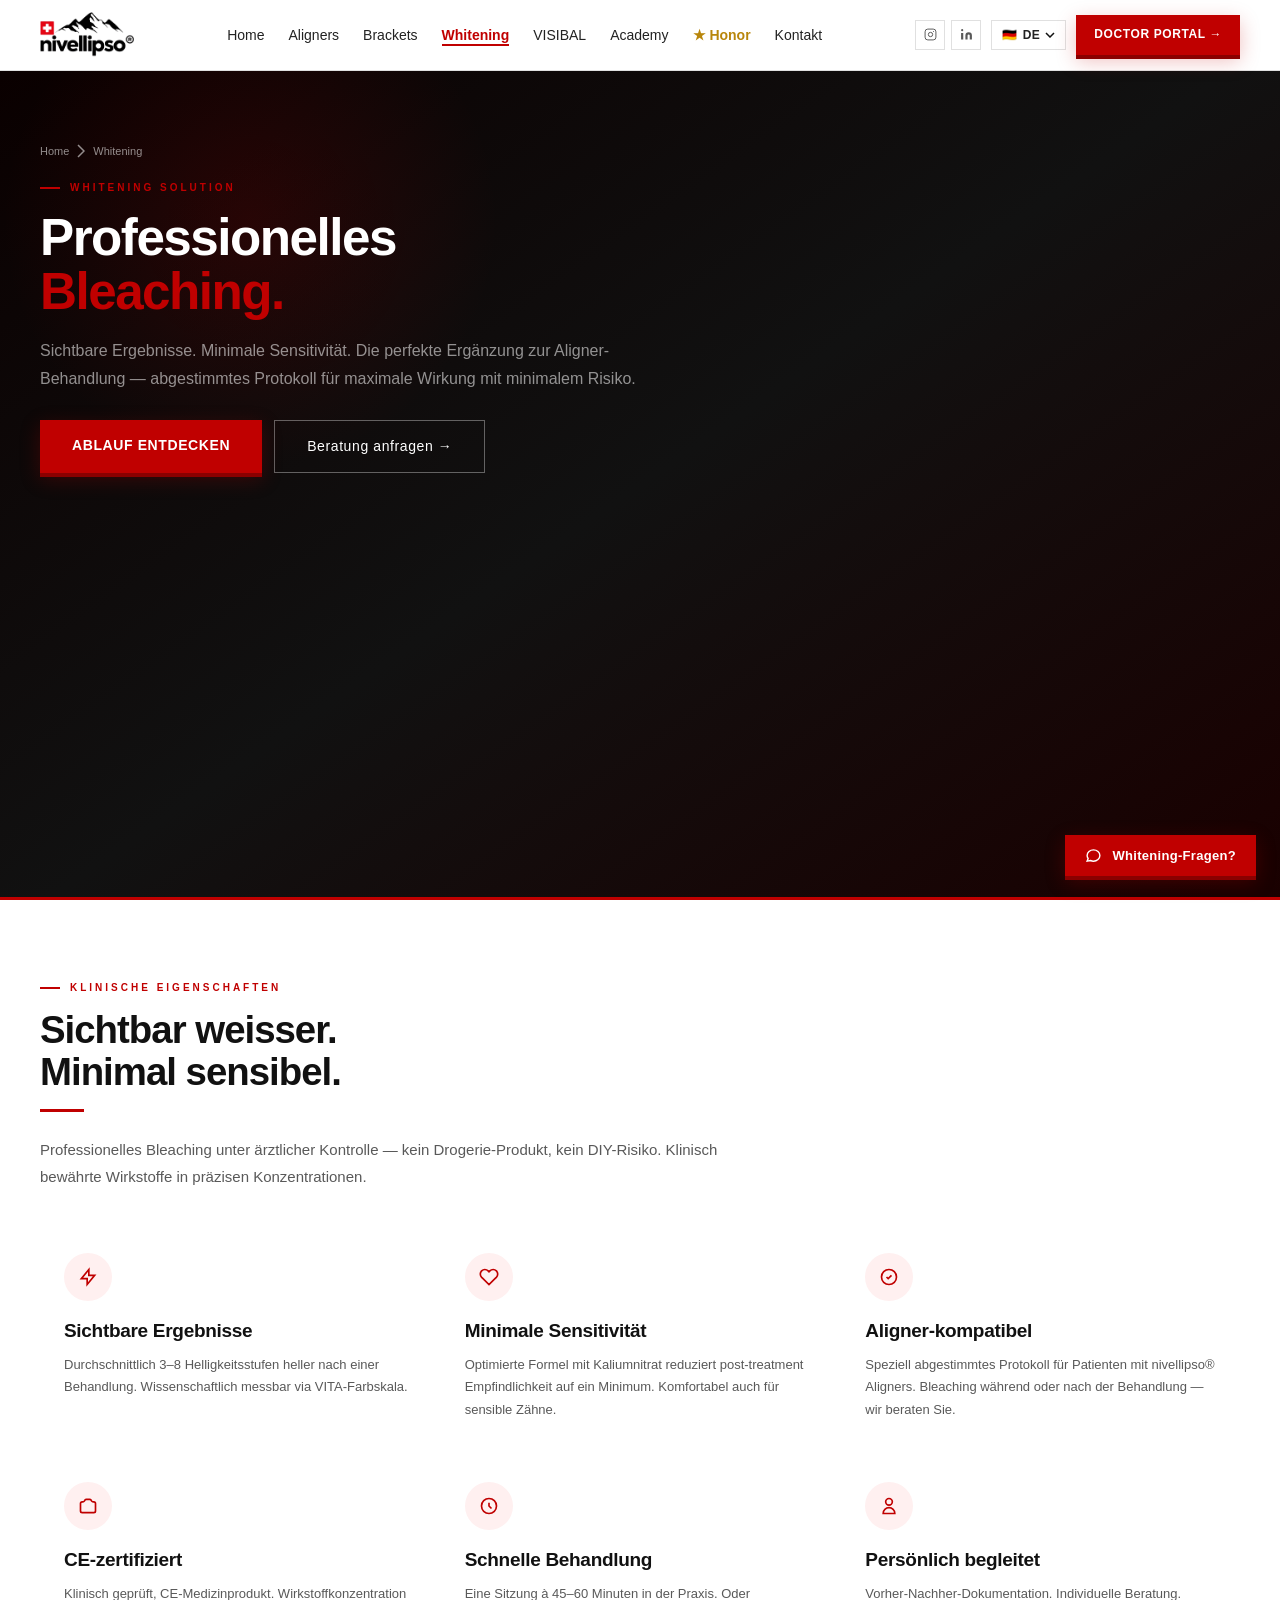
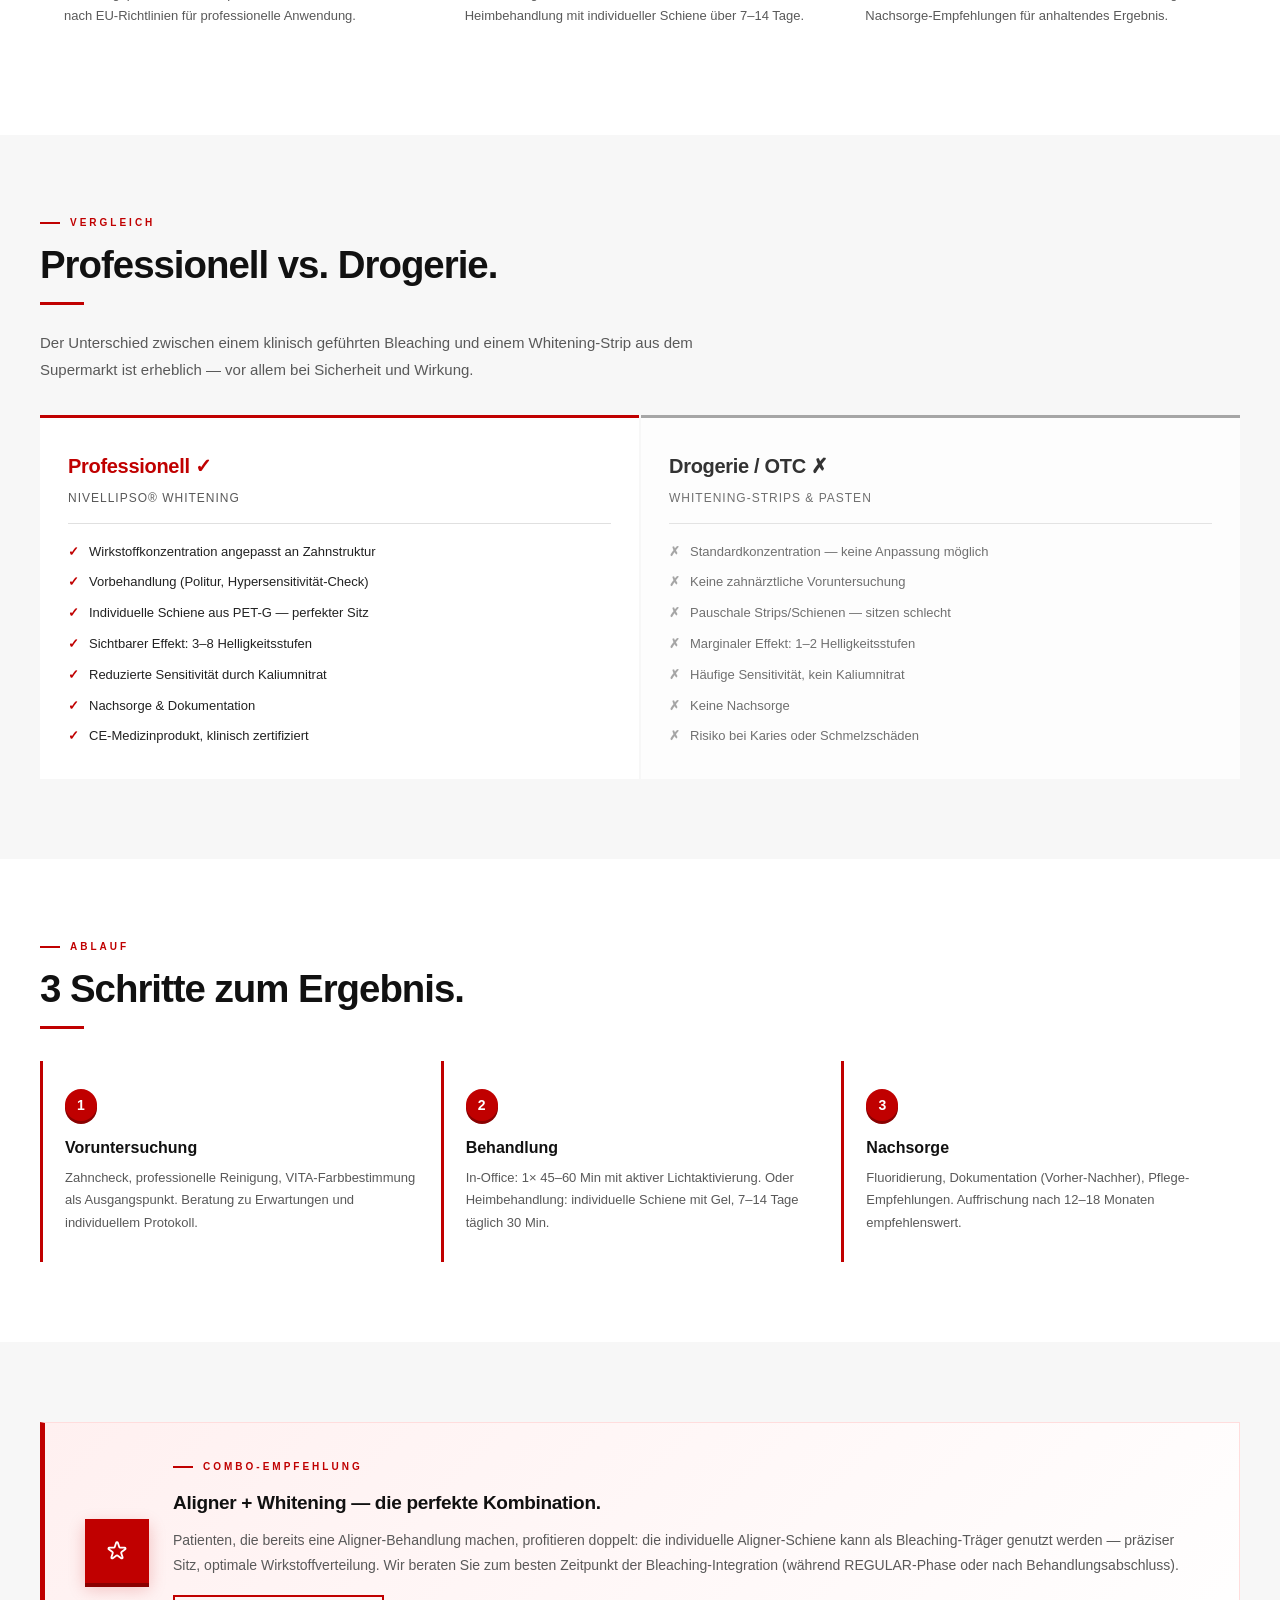
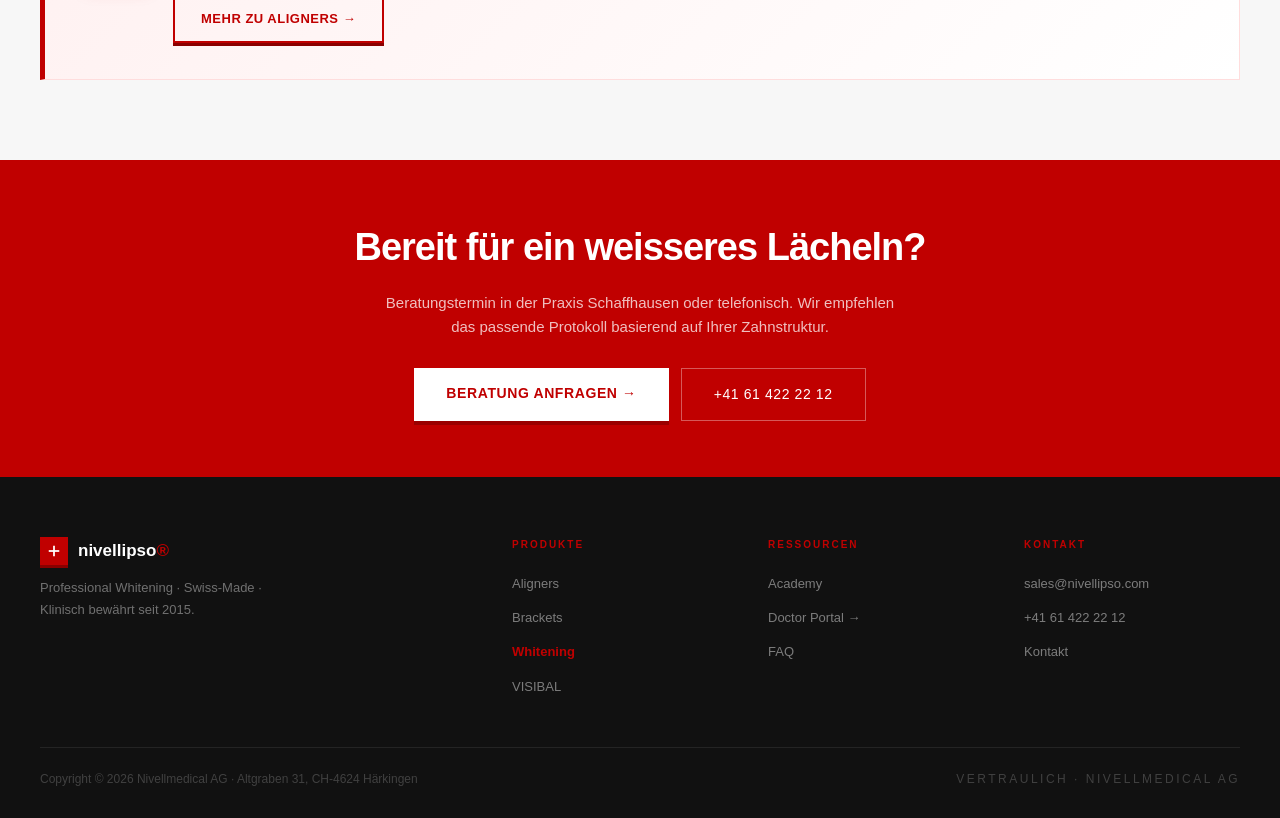
<file: whitening.html>
<!DOCTYPE html>
<html lang="de">
<head>
<meta charset="UTF-8">
<meta name="viewport" content="width=device-width, initial-scale=1.0">
<title>Whitening — nivellipso® Professional Bleaching</title>
<link rel="icon" href="data:image/svg+xml,<svg xmlns='http://www.w3.org/2000/svg' viewBox='0 0 32 32'><rect width='32' height='32' fill='%23C00000'/><rect x='14' y='6' width='4' height='20' fill='white'/><rect x='6' y='14' width='20' height='4' fill='white'/></svg>">
<meta name="description" content="nivellipso® Professional Whitening — Professionelles Bleaching mit sichtbaren Ergebnissen und minimaler Sensitivität.">
<meta property="og:type" content="website">
<meta property="og:url" content="https://nivellipso.com/whitening.html">
<meta property="og:title" content="Whitening — nivellipso® Professional Bleaching">
<meta property="og:description" content="Professionelles Bleaching. Sichtbare Ergebnisse, minimale Sensitivität. Die perfekte Ergänzung zur Aligner-Behandlung.">
<meta property="og:image" content="https://nivellipso.com/images/team/dr-albin-vukaj-circle-240.png">
<meta name="twitter:card" content="summary_large_image">
<meta name="twitter:title" content="Whitening — nivellipso® Professional Bleaching">
<meta name="twitter:description" content="Professionelles Bleaching. Sichtbare Ergebnisse, minimale Sensitivität.">
<meta name="twitter:image" content="https://nivellipso.com/images/team/dr-albin-vukaj-circle-240.png">
<link rel="canonical" href="https://nivellipso.com/whitening.html">
<script defer data-domain="nivellipso.com" src="https://plausible.io/js/script.js"></script>
<link rel="stylesheet" href="nivell-design.css">
<style>
.wh-hero-bg{background:linear-gradient(145deg,#0a0000 0%,var(--black) 50%,#1a0000 100%);position:relative;overflow:hidden;}
.wh-hero-bg::before{content:'';position:absolute;top:-100px;right:-100px;width:500px;height:500px;background:radial-gradient(circle,rgba(192,0,0,.15) 0%,transparent 70%);pointer-events:none;}
.wh-hero-bg::after{content:'';position:absolute;bottom:0;left:0;right:0;height:3px;background:var(--red);}

.feat-grid{display:grid;grid-template-columns:repeat(3,1fr);gap:2px;margin-top:32px;}
.feat-card{background:white;padding:28px 24px;border-top:3px solid transparent;transition:border-color .2s,transform .2s,box-shadow .2s;}
.feat-card:hover{border-top-color:var(--red);transform:translateY(-4px);box-shadow:var(--shadow);}
.feat-card:hover .ico-circle{background:var(--red);transform:rotate(8deg) scale(1.1);}
.feat-card:hover .ico-circle svg{color:white;}

.compare-grid{display:grid;grid-template-columns:1fr 1fr;gap:2px;margin-top:32px;}
.compare-card{background:white;padding:32px 28px;border-top:3px solid;transition:transform .2s,box-shadow .2s;}
.compare-card:hover{transform:translateY(-3px);box-shadow:var(--shadow);}
.compare-pro{border-top-color:var(--red);}
.compare-otc{border-top-color:#999;opacity:.85;}
.compare-title{font-size:20px;font-weight:700;color:var(--black);margin-bottom:6px;letter-spacing:-.3px;}
.compare-sub{font-size:12px;color:var(--grey);text-transform:uppercase;letter-spacing:1px;margin-bottom:18px;padding-bottom:14px;border-bottom:1px solid var(--border);}
.compare-list{display:flex;flex-direction:column;gap:10px;}
.compare-item{display:flex;gap:10px;align-items:flex-start;font-size:13px;line-height:1.6;}
.compare-item.yes::before{content:'✓';color:var(--red);font-weight:700;flex-shrink:0;}
.compare-item.no::before{content:'✗';color:#999;font-weight:700;flex-shrink:0;}
.compare-item.yes{color:var(--text);}
.compare-item.no{color:var(--grey);}

.process-grid{display:grid;grid-template-columns:repeat(3,1fr);gap:2px;margin-top:32px;}
.process-step{background:white;padding:28px 22px;border-left:3px solid var(--red);transition:transform .2s;}
.process-step:hover{transform:translateY(-3px);}
.process-num{display:inline-block;background:var(--red);color:white;font-size:14px;font-weight:700;width:32px;height:32px;border-radius:50%;text-align:center;line-height:32px;margin-bottom:14px;box-shadow:0 3px 0 var(--red-dark);}
.process-t{font-size:16px;font-weight:700;color:var(--black);margin-bottom:6px;}
.process-d{font-size:13px;color:var(--grey);line-height:1.7;}

@media(max-width:768px){
  .feat-grid{grid-template-columns:1fr;gap:10px;}
  .compare-grid{grid-template-columns:1fr;gap:10px;}
  .process-grid{grid-template-columns:1fr;gap:10px;}
}
</style>
</head>
<body>

<!-- ── NAV ── -->
<nav class="n-nav">
<div class="n-nav-inner">
  <a href="index.html" class="n-logo">
    <img src="images/logo/logo_black.png" alt="nivellipso" class="n-logo-img">
  </a>
  <ul class="n-links">
    <li><a href="index.html" data-i18n="n_home">Home</a></li>
    <li><a href="aligner.html" data-i18n="n_align">Aligners</a></li>
    <li><a href="brackets.html" data-i18n="n_brack">Brackets</a></li>
    <li><a href="whitening.html" class="active" data-i18n="n_white">Whitening</a></li>
    <li><a href="visibal.html" data-i18n="n_vis">VISIBAL</a></li>
    <li><a href="academy.html" data-i18n="n_acad">Academy</a></li>
    <li><a href="index.html#honor-reward" style="color:#b8860b;font-weight:700;">★ Honor</a></li>
    <li><a href="index.html#contact-form" data-i18n="n_con">Kontakt</a></li>
  </ul>
  <div style="display:flex;align-items:center;gap:10px;">
    <div style="display:flex;gap:6px;">
      <a href="https://www.instagram.com/nivellipso" target="_blank" style="width:30px;height:30px;display:flex;align-items:center;justify-content:center;border:1px solid var(--border);color:var(--grey);text-decoration:none;transition:all .2s;" onmouseover="this.style.borderColor='var(--red)';this.style.color='var(--red)'" onmouseout="this.style.borderColor='var(--border)';this.style.color='var(--grey)'">
        <svg viewBox="0 0 24 24" fill="none" stroke="currentColor" stroke-width="1.8" width="13" height="13"><rect x="2" y="2" width="20" height="20" rx="5"/><circle cx="12" cy="12" r="4"/><circle cx="17.5" cy="6.5" r="1" fill="currentColor" stroke="none"/></svg>
      </a>
      <a href="https://www.linkedin.com/company/nivellipso" target="_blank" style="width:30px;height:30px;display:flex;align-items:center;justify-content:center;border:1px solid var(--border);color:var(--grey);text-decoration:none;transition:all .2s;" onmouseover="this.style.borderColor='var(--red)';this.style.color='var(--red)'" onmouseout="this.style.borderColor='var(--border)';this.style.color='var(--grey)'">
        <svg viewBox="0 0 24 24" fill="currentColor" width="13" height="13"><path d="M16 8a6 6 0 016 6v7h-4v-7a2 2 0 00-2-2 2 2 0 00-2 2v7h-4v-7a6 6 0 016-6zM2 9h4v12H2z"/><circle cx="4" cy="4" r="2"/></svg>
      </a>
    </div>
    <button class="n-hamburger" id="hamburger" onclick="toggleMenu()" aria-label="Navigation öffnen" aria-expanded="false" aria-controls="mobileMenu"><span></span><span></span><span></span></button>
    <button type="button" class="lang-btn" id="langBtn" aria-label="Sprache wechseln" aria-expanded="false" aria-haspopup="listbox">
      <span id="lFlag">🇩🇪</span><span id="lCode">DE</span>
      <svg viewBox="0 0 10 6" fill="none" width="10"><path d="M1 1l4 4 4-4" stroke="#111" stroke-width="1.5"/></svg>
      <div class="lang-dropdown">
        <div class="lang-opt active" data-lang="de" onclick="setNivellLang('de',window.NIVELL_T)">🇩🇪 Deutsch</div>
        <div class="lang-opt" data-lang="fr" onclick="setNivellLang('fr',window.NIVELL_T)">🇫🇷 Français</div>
        <div class="lang-opt" data-lang="it" onclick="setNivellLang('it',window.NIVELL_T)">🇮🇹 Italiano</div>
        <div class="lang-opt" data-lang="en" onclick="setNivellLang('en',window.NIVELL_T)">🇬🇧 English</div>
        <div class="lang-opt" data-lang="ru" onclick="setNivellLang('ru',window.NIVELL_T)">🇷🇺 Русский</div>
        <div class="lang-opt" data-lang="es" onclick="setNivellLang('es',window.NIVELL_T)">🇪🇸 Español</div>
      </div>
    </button>
    <a href="https://nivellipso-doctor.vercel.app/" target="_blank" class="btn-3d" style="font-size:12px;padding:10px 18px;" data-i18n="n_portal">Doctor Portal →</a>
  </div>
</div>
<div class="n-mobile-menu" id="mobileMenu">
  <ul>
    <li><a href="index.html" data-i18n="n_home">Home</a></li>
    <li><a href="aligner.html" data-i18n="n_align">Aligners</a></li>
    <li><a href="brackets.html" data-i18n="n_brack">Brackets</a></li>
    <li><a href="whitening.html" style="color:var(--red);" data-i18n="n_white">Whitening</a></li>
    <li><a href="visibal.html" data-i18n="n_vis">VISIBAL</a></li>
    <li><a href="academy.html" data-i18n="n_acad">Academy</a></li>
    <li><a href="index.html#honor-reward" style="color:#b8860b;font-weight:700;">★ Honor</a></li>
    <li><a href="index.html#contact-form" data-i18n="n_con">Kontakt</a></li>
  </ul>
  <a href="https://nivellipso-doctor.vercel.app/" target="_blank" class="n-mobile-cta" data-i18n="n_portal">Doctor Portal →</a>
</div>
</nav>

<!-- HERO -->
<div class="n-page-hero wh-hero-bg">
<div class="n-page-hero-inner">
  <div class="n-breadcrumb"><a href="index.html" data-i18n="n_home">Home</a> <svg viewBox="0 0 8 14" fill="none" width="8" height="14"><path d="M1 1l6 6-6 6" stroke="currentColor" stroke-width="1.5"/></svg> <span data-i18n="n_white">Whitening</span></div>
  <div class="t-label" style="color:var(--red);" data-i18n="wt_label">Whitening Solution</div>
  <h1 class="n-page-h1" data-i18n="wt_h1">Professionelles<br><em>Bleaching.</em></h1>
  <p class="n-page-sub" data-i18n="wt_sub">Sichtbare Ergebnisse. Minimale Sensitivität. Die perfekte Ergänzung zur Aligner-Behandlung — abgestimmtes Protokoll für maximale Wirkung mit minimalem Risiko.</p>
  <div style="margin-top:28px;display:flex;gap:12px;flex-wrap:wrap;">
    <a href="#process" class="btn-3d" data-i18n="wt_cta1">Ablauf entdecken</a>
    <a href="index.html#contact-form" class="btn-3d-ghost" data-i18n="wt_cta2">Beratung anfragen →</a>
  </div>
</div>
</div>

<!-- FEATURES -->
<section class="n-sec" id="features">
<div class="n-sec-inner">
  <div class="n-fade">
    <div class="t-label" data-i18n="wt_feat_label">Klinische Eigenschaften</div>
    <h2 class="t-h2" data-i18n="wt_feat_h2">Sichtbar weisser.<br>Minimal sensibel.</h2>
    <div class="t-rule"></div>
    <p class="t-lead" data-i18n="wt_feat_lead">Professionelles Bleaching unter ärztlicher Kontrolle — kein Drogerie-Produkt, kein DIY-Risiko. Klinisch bewährte Wirkstoffe in präzisen Konzentrationen.</p>
  </div>
  <div class="feat-grid n-fade">
    <div class="feat-card">
      <div class="ico-circle" style="margin-bottom:14px;"><svg viewBox="0 0 24 24" fill="none" stroke="currentColor" stroke-width="2"><path d="M13 10V3L4 14h7v7l9-11h-7z"/></svg></div>
      <div class="t-h3" data-i18n="wt_f1_title">Sichtbare Ergebnisse</div>
      <p style="font-size:13px;color:var(--grey);line-height:1.7;" data-i18n="wt_f1_body">Durchschnittlich 3–8 Helligkeitsstufen heller nach einer Behandlung. Wissenschaftlich messbar via VITA-Farbskala.</p>
    </div>
    <div class="feat-card">
      <div class="ico-circle" style="margin-bottom:14px;"><svg viewBox="0 0 24 24" fill="none" stroke="currentColor" stroke-width="2"><path d="M20.84 4.61a5.5 5.5 0 00-7.78 0L12 5.67l-1.06-1.06a5.5 5.5 0 00-7.78 7.78l1.06 1.06L12 21.23l7.78-7.78 1.06-1.06a5.5 5.5 0 000-7.78z"/></svg></div>
      <div class="t-h3" data-i18n="wt_f2_title">Minimale Sensitivität</div>
      <p style="font-size:13px;color:var(--grey);line-height:1.7;" data-i18n="wt_f2_body">Optimierte Formel mit Kaliumnitrat reduziert post-treatment Empfindlichkeit auf ein Minimum. Komfortabel auch für sensible Zähne.</p>
    </div>
    <div class="feat-card">
      <div class="ico-circle" style="margin-bottom:14px;"><svg viewBox="0 0 24 24" fill="none" stroke="currentColor" stroke-width="2"><path d="M9 12l2 2 4-4m6 2a9 9 0 11-18 0 9 9 0 0118 0z"/></svg></div>
      <div class="t-h3" data-i18n="wt_f3_title">Aligner-kompatibel</div>
      <p style="font-size:13px;color:var(--grey);line-height:1.7;" data-i18n="wt_f3_body">Speziell abgestimmtes Protokoll für Patienten mit nivellipso® Aligners. Bleaching während oder nach der Behandlung — wir beraten Sie.</p>
    </div>
    <div class="feat-card">
      <div class="ico-circle" style="margin-bottom:14px;"><svg viewBox="0 0 24 24" fill="none" stroke="currentColor" stroke-width="2"><path d="M3 9a2 2 0 012-2h.93a2 2 0 001.664-.89l.812-1.22A2 2 0 0110.07 4h3.86a2 2 0 011.664.89l.812 1.22A2 2 0 0018.07 7H19a2 2 0 012 2v9a2 2 0 01-2 2H5a2 2 0 01-2-2V9z"/></svg></div>
      <div class="t-h3" data-i18n="wt_f4_title">CE-zertifiziert</div>
      <p style="font-size:13px;color:var(--grey);line-height:1.7;" data-i18n="wt_f4_body">Klinisch geprüft, CE-Medizinprodukt. Wirkstoffkonzentration nach EU-Richtlinien für professionelle Anwendung.</p>
    </div>
    <div class="feat-card">
      <div class="ico-circle" style="margin-bottom:14px;"><svg viewBox="0 0 24 24" fill="none" stroke="currentColor" stroke-width="2"><path d="M12 8v4l3 3m6-3a9 9 0 11-18 0 9 9 0 0118 0z"/></svg></div>
      <div class="t-h3" data-i18n="wt_f5_title">Schnelle Behandlung</div>
      <p style="font-size:13px;color:var(--grey);line-height:1.7;" data-i18n="wt_f5_body">Eine Sitzung à 45–60 Minuten in der Praxis. Oder Heimbehandlung mit individueller Schiene über 7–14 Tage.</p>
    </div>
    <div class="feat-card">
      <div class="ico-circle" style="margin-bottom:14px;"><svg viewBox="0 0 24 24" fill="none" stroke="currentColor" stroke-width="2"><path d="M16 7a4 4 0 11-8 0 4 4 0 018 0zM12 14a7 7 0 00-7 7h14a7 7 0 00-7-7z"/></svg></div>
      <div class="t-h3" data-i18n="wt_f6_title">Persönlich begleitet</div>
      <p style="font-size:13px;color:var(--grey);line-height:1.7;" data-i18n="wt_f6_body">Vorher-Nachher-Dokumentation. Individuelle Beratung. Nachsorge-Empfehlungen für anhaltendes Ergebnis.</p>
    </div>
  </div>
</div>
</section>

<!-- PROFESSIONAL VS OTC -->
<section class="n-sec n-sec-bg">
<div class="n-sec-inner">
  <div class="n-fade">
    <div class="t-label" data-i18n="wt_cmp_label">Vergleich</div>
    <h2 class="t-h2" data-i18n="wt_cmp_h2">Professionell vs. Drogerie.</h2>
    <div class="t-rule"></div>
    <p class="t-lead" data-i18n="wt_cmp_lead">Der Unterschied zwischen einem klinisch geführten Bleaching und einem Whitening-Strip aus dem Supermarkt ist erheblich — vor allem bei Sicherheit und Wirkung.</p>
  </div>
  <div class="compare-grid n-fade">
    <div class="compare-card compare-pro">
      <div class="compare-title" style="color:var(--red);" data-i18n="wt_pro_title">Professionell ✓</div>
      <div class="compare-sub" data-i18n="wt_pro_sub">nivellipso® Whitening</div>
      <div class="compare-list">
        <div class="compare-item yes" data-i18n="wt_pro1">Wirkstoffkonzentration angepasst an Zahnstruktur</div>
        <div class="compare-item yes" data-i18n="wt_pro2">Vorbehandlung (Politur, Hypersensitivität-Check)</div>
        <div class="compare-item yes" data-i18n="wt_pro3">Individuelle Schiene aus PET-G — perfekter Sitz</div>
        <div class="compare-item yes" data-i18n="wt_pro4">Sichtbarer Effekt: 3–8 Helligkeitsstufen</div>
        <div class="compare-item yes" data-i18n="wt_pro5">Reduzierte Sensitivität durch Kaliumnitrat</div>
        <div class="compare-item yes" data-i18n="wt_pro6">Nachsorge &amp; Dokumentation</div>
        <div class="compare-item yes" data-i18n="wt_pro7">CE-Medizinprodukt, klinisch zertifiziert</div>
      </div>
    </div>
    <div class="compare-card compare-otc">
      <div class="compare-title" data-i18n="wt_otc_title">Drogerie / OTC ✗</div>
      <div class="compare-sub" data-i18n="wt_otc_sub">Whitening-Strips &amp; Pasten</div>
      <div class="compare-list">
        <div class="compare-item no" data-i18n="wt_otc1">Standardkonzentration — keine Anpassung möglich</div>
        <div class="compare-item no" data-i18n="wt_otc2">Keine zahnärztliche Voruntersuchung</div>
        <div class="compare-item no" data-i18n="wt_otc3">Pauschale Strips/Schienen — sitzen schlecht</div>
        <div class="compare-item no" data-i18n="wt_otc4">Marginaler Effekt: 1–2 Helligkeitsstufen</div>
        <div class="compare-item no" data-i18n="wt_otc5">Häufige Sensitivität, kein Kaliumnitrat</div>
        <div class="compare-item no" data-i18n="wt_otc6">Keine Nachsorge</div>
        <div class="compare-item no" data-i18n="wt_otc7">Risiko bei Karies oder Schmelzschäden</div>
      </div>
    </div>
  </div>
</div>
</section>

<!-- PROCESS -->
<section class="n-sec" id="process">
<div class="n-sec-inner">
  <div class="n-fade">
    <div class="t-label" data-i18n="wt_proc_label">Ablauf</div>
    <h2 class="t-h2" data-i18n="wt_proc_h2">3 Schritte zum Ergebnis.</h2>
    <div class="t-rule"></div>
  </div>
  <div class="process-grid n-fade">
    <div class="process-step">
      <div class="process-num">1</div>
      <div class="process-t" data-i18n="wt_step1_title">Voruntersuchung</div>
      <div class="process-d" data-i18n="wt_step1_body">Zahncheck, professionelle Reinigung, VITA-Farbbestimmung als Ausgangspunkt. Beratung zu Erwartungen und individuellem Protokoll.</div>
    </div>
    <div class="process-step">
      <div class="process-num">2</div>
      <div class="process-t" data-i18n="wt_step2_title">Behandlung</div>
      <div class="process-d" data-i18n="wt_step2_body">In-Office: 1× 45–60 Min mit aktiver Lichtaktivierung. Oder Heimbehandlung: individuelle Schiene mit Gel, 7–14 Tage täglich 30 Min.</div>
    </div>
    <div class="process-step">
      <div class="process-num">3</div>
      <div class="process-t" data-i18n="wt_step3_title">Nachsorge</div>
      <div class="process-d" data-i18n="wt_step3_body">Fluoridierung, Dokumentation (Vorher-Nachher), Pflege-Empfehlungen. Auffrischung nach 12–18 Monaten empfehlenswert.</div>
    </div>
  </div>
</div>
</section>

<!-- COMBO WITH ALIGNERS -->
<section class="n-sec n-sec-bg">
<div class="n-sec-inner">
  <div class="n-fade" style="background:linear-gradient(135deg,var(--red-light),white);border:1px solid #fdd;border-left:5px solid var(--red);padding:36px 40px;">
    <div style="display:grid;grid-template-columns:auto 1fr;gap:24px;align-items:center;">
      <div class="ico-3d" style="width:64px;height:64px;"><svg viewBox="0 0 24 24" fill="none" stroke="currentColor" stroke-width="2" width="28" height="28"><path d="M11.049 2.927c.3-.921 1.603-.921 1.902 0l1.519 4.674a1 1 0 00.95.69h4.915c.969 0 1.371 1.24.588 1.81l-3.976 2.888a1 1 0 00-.363 1.118l1.518 4.674c.3.922-.755 1.688-1.538 1.118l-3.976-2.888a1 1 0 00-1.176 0l-3.976 2.888c-.783.57-1.838-.197-1.538-1.118l1.518-4.674a1 1 0 00-.363-1.118l-3.976-2.888c-.784-.57-.38-1.81.588-1.81h4.914a1 1 0 00.951-.69l1.519-4.674z"/></svg></div>
      <div>
        <div class="t-label" data-i18n="wt_combo_label">Combo-Empfehlung</div>
        <h3 class="t-h3" data-i18n="wt_combo_h3">Aligner + Whitening — die perfekte Kombination.</h3>
        <p style="font-size:14px;color:var(--grey);line-height:1.75;margin-top:10px;" data-i18n="wt_combo_body">Patienten, die bereits eine Aligner-Behandlung machen, profitieren doppelt: die individuelle Aligner-Schiene kann als Bleaching-Träger genutzt werden — präziser Sitz, optimale Wirkstoffverteilung. Wir beraten Sie zum besten Zeitpunkt der Bleaching-Integration (während REGULAR-Phase oder nach Behandlungsabschluss).</p>
        <a href="aligner.html" class="btn-3d-outline" style="margin-top:18px;" data-i18n="wt_combo_cta">Mehr zu Aligners →</a>
      </div>
    </div>
  </div>
</div>
</section>

<!-- CTA -->
<div style="background:var(--red);padding:56px 40px;text-align:center;">
  <h2 style="font-size:clamp(22px,3vw,38px);font-weight:700;color:white;letter-spacing:-1px;margin-bottom:12px;" data-i18n="wt_cta_h2">Bereit für ein weisseres Lächeln?</h2>
  <p style="font-size:15px;color:rgba(255,255,255,.75);margin-bottom:28px;max-width:520px;margin-left:auto;margin-right:auto;" data-i18n="wt_cta_body">Beratungstermin in der Praxis Schaffhausen oder telefonisch. Wir empfehlen das passende Protokoll basierend auf Ihrer Zahnstruktur.</p>
  <div style="display:flex;gap:12px;justify-content:center;flex-wrap:wrap;">
    <a href="index.html#contact-form" class="btn-3d" style="background:white;color:var(--red);box-shadow:0 4px 0 rgba(0,0,0,.2);" data-i18n="wt_cta_btn1">Beratung anfragen →</a>
    <a href="tel:+41614222212" class="btn-3d-ghost" data-i18n="wt_cta_btn2">+41 61 422 22 12</a>
  </div>
</div>

<!-- CHATBOT -->
<button class="chat-toggle" id="chatToggle" onclick="toggleNivellChat()" aria-label="Chat öffnen" aria-expanded="false">
  <svg class="c-icon" viewBox="0 0 24 24" fill="none" stroke="currentColor" stroke-width="2"><path d="M8 12h.01M12 12h.01M16 12h.01M21 12c0 4.418-4.03 8-9 8a9.863 9.863 0 01-4.255-.949L3 20l1.395-3.72C3.512 15.042 3 13.574 3 12c0-4.418 4.03-8 9-8s9 3.582 9 8z"/></svg>
  <span class="c-label" data-i18n="wt_chat_toggle">Whitening-Fragen?</span>
  <svg class="c-close" viewBox="0 0 24 24" fill="none" stroke="currentColor" stroke-width="2" style="display:none;"><path d="M6 18L18 6M6 6l12 12"/></svg>
</button>
<div class="chat-window" id="chatWindow">
  <div class="chat-hdr"><div style="width:34px;height:34px;background:rgba(255,255,255,.2);border-radius:50%;display:flex;align-items:center;justify-content:center;font-size:16px;flex-shrink:0;">✨</div><div style="margin-left:10px;"><div class="chat-hdr-name" data-i18n="wt_chat_hdr_name">Whitening-Beratung</div><div class="chat-hdr-sub" data-i18n="wt_chat_hdr_sub">Ablauf · Sensitivität · Kombi mit Aligners</div></div></div>
  <div class="chat-msgs" id="chatMessages"><div class="msg-bot" data-i18n="wt_chat_welcome">Hallo! Ich beantworte Ihre Fragen zum professionellen Bleaching und der Kombination mit Aligner-Behandlungen.</div></div>
  <div class="chat-suggs" id="chatSugg">
    <button class="sugg" onclick="sendNivellSugg(this)" data-i18n="wt_sugg1">Sensitivität?</button>
    <button class="sugg" onclick="sendNivellSugg(this)" data-i18n="wt_sugg2">Dauer der Behandlung</button>
    <button class="sugg" onclick="sendNivellSugg(this)" data-i18n="wt_sugg3">Kombination mit Aligners</button>
  </div>
  <div class="chat-input-row">
    <input class="chat-input" id="chatInput" data-i18n-ph="wt_chat_placeholder" placeholder="Ihre Frage..." onkeypress="if(event.key==='Enter')sendNivellChat()">
    <button class="chat-send" onclick="sendNivellChat()"><svg viewBox="0 0 24 24" fill="none" stroke="currentColor" stroke-width="2" width="14" height="14"><path d="M22 2L11 13M22 2l-7 20-4-9-9-4 20-7z"/></svg></button>
  </div>
</div>

<!-- FOOTER -->
<footer class="n-footer">
<div class="n-footer-inner">
  <div class="n-footer-grid">
    <div><div style="display:flex;align-items:center;gap:10px;margin-bottom:12px;"><div style="width:28px;height:28px;background:var(--red);display:flex;align-items:center;justify-content:center;box-shadow:0 3px 0 var(--red-dark);"><svg viewBox="0 0 16 16" fill="none" width="14" height="14"><rect x="7" y="2" width="2" height="12" fill="white"/><rect x="2" y="7" width="12" height="2" fill="white"/></svg></div><span style="font-size:17px;font-weight:700;color:white;">nivellipso<span style="color:var(--red);">®</span></span></div><p style="font-size:13px;color:rgba(255,255,255,.4);line-height:1.7;max-width:260px;" data-i18n="wt_footer_tagline">Professional Whitening · Swiss-Made · Klinisch bewährt seit 2015.</p></div>
    <div class="n-footer-col"><h4 data-i18n="wt_footer_products">Produkte</h4><ul><li><a href="aligner.html" data-i18n="n_align">Clear Aligners</a></li><li><a href="brackets.html" data-i18n="n_brack">Brackets</a></li><li><a href="whitening.html" style="color:var(--red);font-weight:700;" data-i18n="n_white">Whitening</a></li><li><a href="visibal.html" data-i18n="n_vis">VISIBAL</a></li></ul></div>
    <div class="n-footer-col"><h4 data-i18n="wt_footer_resources">Ressourcen</h4><ul><li><a href="academy.html" data-i18n="n_acad">Academy</a></li><li><a href="https://nivellipso-doctor.vercel.app/" target="_blank" data-i18n="n_portal">Doctor Portal</a></li><li><a href="index.html#faq" data-i18n="wt_footer_faq">FAQ</a></li></ul></div>
    <div class="n-footer-col"><h4 data-i18n="wt_footer_contact">Kontakt</h4><ul><li><a href="mailto:sales@nivellipso.com">sales@nivellipso.com</a></li><li><a href="tel:+41614222212">+41 61 422 22 12</a></li><li><a href="index.html#contact-form" data-i18n="n_con">Kontaktformular</a></li></ul></div>
  </div>
  <div class="n-footer-bottom"><p data-i18n="wt_footer_copy">Copyright © 2026 Nivellmedical AG · Altgraben 31, CH-4624 Härkingen</p><p class="n-conf" data-i18n="wt_footer_conf">VERTRAULICH · NIVELLMEDICAL AG</p></div>
</div>
</footer>

<script src="nivell-site.js"></script>
<script>
const T = {
  de: {
    /* NAV */
    n_home:'Home', n_align:'Aligners', n_brack:'Brackets', n_white:'Whitening', n_vis:'VISIBAL', n_acad:'Academy', n_con:'Kontakt', n_portal:'Doctor Portal →',
    /* HERO */
    wt_label:'Whitening Solution',
    wt_h1:'Professionelles<br><em>Bleaching.</em>',
    wt_sub:'Sichtbare Ergebnisse. Minimale Sensitivität. Die perfekte Ergänzung zur Aligner-Behandlung — abgestimmtes Protokoll für maximale Wirkung mit minimalem Risiko.',
    wt_cta1:'Ablauf entdecken',
    wt_cta2:'Beratung anfragen →',
    /* FEATURES */
    wt_feat_label:'Klinische Eigenschaften',
    wt_feat_h2:'Sichtbar weisser.<br>Minimal sensibel.',
    wt_feat_lead:'Professionelles Bleaching unter ärztlicher Kontrolle — kein Drogerie-Produkt, kein DIY-Risiko. Klinisch bewährte Wirkstoffe in präzisen Konzentrationen.',
    wt_f1_title:'Sichtbare Ergebnisse',
    wt_f1_body:'Durchschnittlich 3–8 Helligkeitsstufen heller nach einer Behandlung. Wissenschaftlich messbar via VITA-Farbskala.',
    wt_f2_title:'Minimale Sensitivität',
    wt_f2_body:'Optimierte Formel mit Kaliumnitrat reduziert post-treatment Empfindlichkeit auf ein Minimum. Komfortabel auch für sensible Zähne.',
    wt_f3_title:'Aligner-kompatibel',
    wt_f3_body:'Speziell abgestimmtes Protokoll für Patienten mit nivellipso® Aligners. Bleaching während oder nach der Behandlung — wir beraten Sie.',
    wt_f4_title:'CE-zertifiziert',
    wt_f4_body:'Klinisch geprüft, CE-Medizinprodukt. Wirkstoffkonzentration nach EU-Richtlinien für professionelle Anwendung.',
    wt_f5_title:'Schnelle Behandlung',
    wt_f5_body:'Eine Sitzung à 45–60 Minuten in der Praxis. Oder Heimbehandlung mit individueller Schiene über 7–14 Tage.',
    wt_f6_title:'Persönlich begleitet',
    wt_f6_body:'Vorher-Nachher-Dokumentation. Individuelle Beratung. Nachsorge-Empfehlungen für anhaltendes Ergebnis.',
    /* COMPARE */
    wt_cmp_label:'Vergleich',
    wt_cmp_h2:'Professionell vs. Drogerie.',
    wt_cmp_lead:'Der Unterschied zwischen einem klinisch geführten Bleaching und einem Whitening-Strip aus dem Supermarkt ist erheblich — vor allem bei Sicherheit und Wirkung.',
    wt_pro_title:'Professionell ✓',
    wt_pro_sub:'nivellipso® Whitening',
    wt_pro1:'Wirkstoffkonzentration angepasst an Zahnstruktur',
    wt_pro2:'Vorbehandlung (Politur, Hypersensitivität-Check)',
    wt_pro3:'Individuelle Schiene aus PET-G — perfekter Sitz',
    wt_pro4:'Sichtbarer Effekt: 3–8 Helligkeitsstufen',
    wt_pro5:'Reduzierte Sensitivität durch Kaliumnitrat',
    wt_pro6:'Nachsorge &amp; Dokumentation',
    wt_pro7:'CE-Medizinprodukt, klinisch zertifiziert',
    wt_otc_title:'Drogerie / OTC ✗',
    wt_otc_sub:'Whitening-Strips &amp; Pasten',
    wt_otc1:'Standardkonzentration — keine Anpassung möglich',
    wt_otc2:'Keine zahnärztliche Voruntersuchung',
    wt_otc3:'Pauschale Strips/Schienen — sitzen schlecht',
    wt_otc4:'Marginaler Effekt: 1–2 Helligkeitsstufen',
    wt_otc5:'Häufige Sensitivität, kein Kaliumnitrat',
    wt_otc6:'Keine Nachsorge',
    wt_otc7:'Risiko bei Karies oder Schmelzschäden',
    /* PROCESS */
    wt_proc_label:'Ablauf',
    wt_proc_h2:'3 Schritte zum Ergebnis.',
    wt_step1_title:'Voruntersuchung',
    wt_step1_body:'Zahncheck, professionelle Reinigung, VITA-Farbbestimmung als Ausgangspunkt. Beratung zu Erwartungen und individuellem Protokoll.',
    wt_step2_title:'Behandlung',
    wt_step2_body:'In-Office: 1× 45–60 Min mit aktiver Lichtaktivierung. Oder Heimbehandlung: individuelle Schiene mit Gel, 7–14 Tage täglich 30 Min.',
    wt_step3_title:'Nachsorge',
    wt_step3_body:'Fluoridierung, Dokumentation (Vorher-Nachher), Pflege-Empfehlungen. Auffrischung nach 12–18 Monaten empfehlenswert.',
    /* COMBO */
    wt_combo_label:'Combo-Empfehlung',
    wt_combo_h3:'Aligner + Whitening — die perfekte Kombination.',
    wt_combo_body:'Patienten, die bereits eine Aligner-Behandlung machen, profitieren doppelt: die individuelle Aligner-Schiene kann als Bleaching-Träger genutzt werden — präziser Sitz, optimale Wirkstoffverteilung. Wir beraten Sie zum besten Zeitpunkt der Bleaching-Integration (während REGULAR-Phase oder nach Behandlungsabschluss).',
    wt_combo_cta:'Mehr zu Aligners →',
    /* CTA BAND */
    wt_cta_h2:'Bereit für ein weisseres Lächeln?',
    wt_cta_body:'Beratungstermin in der Praxis Schaffhausen oder telefonisch. Wir empfehlen das passende Protokoll basierend auf Ihrer Zahnstruktur.',
    wt_cta_btn1:'Beratung anfragen →',
    wt_cta_btn2:'+41 61 422 22 12',
    /* CHATBOT */
    wt_chat_toggle:'Whitening-Fragen?',
    wt_chat_hdr_name:'Whitening-Beratung',
    wt_chat_hdr_sub:'Ablauf · Sensitivität · Kombi mit Aligners',
    wt_chat_welcome:'Hallo! Ich beantworte Ihre Fragen zum professionellen Bleaching und der Kombination mit Aligner-Behandlungen.',
    wt_sugg1:'Sensitivität?',
    wt_sugg2:'Dauer der Behandlung',
    wt_sugg3:'Kombination mit Aligners',
    wt_chat_placeholder:'Ihre Frage...',
    /* FOOTER */
    wt_footer_tagline:'Professional Whitening · Swiss-Made · Klinisch bewährt seit 2015.',
    wt_footer_products:'Produkte',
    wt_footer_resources:'Ressourcen',
    wt_footer_faq:'FAQ',
    wt_footer_contact:'Kontakt',
    wt_footer_copy:'Copyright © 2026 Nivellmedical AG · Altgraben 31, CH-4624 Härkingen',
    wt_footer_conf:'VERTRAULICH · NIVELLMEDICAL AG'
  },
  en: {
    n_home:'Home', n_align:'Aligners', n_brack:'Brackets', n_white:'Whitening', n_vis:'VISIBAL', n_acad:'Academy', n_con:'Contact', n_portal:'Doctor Portal →',
    wt_label:'Whitening Solution',
    wt_h1:'nivellipso®<br><em>Professional Whitening.</em>',
    wt_sub:'Professional bleaching with visible results and minimal sensitivity. The perfect complement to aligner treatment — tailored protocol for maximum effect with minimal risk.',
    wt_cta1:'Discover the process',
    wt_cta2:'Request consultation →',
    wt_feat_label:'Clinical Properties',
    wt_feat_h2:'Visibly whiter.<br>Minimally sensitive.',
    wt_feat_lead:'Professional bleaching under medical supervision — no drugstore product, no DIY risk. Clinically proven active ingredients in precise concentrations.',
    wt_f1_title:'Visible Results',
    wt_f1_body:'On average 3–8 shade levels brighter after one treatment. Scientifically measurable via VITA shade guide.',
    wt_f2_title:'Minimal Sensitivity',
    wt_f2_body:'Optimised formula with potassium nitrate reduces post-treatment sensitivity to a minimum. Comfortable even for sensitive teeth.',
    wt_f3_title:'Aligner-Compatible',
    wt_f3_body:'Specially tailored protocol for patients with nivellipso® aligners. Bleaching during or after treatment — we will advise you.',
    wt_f4_title:'CE Certified',
    wt_f4_body:'Clinically tested CE medical device. Active ingredient concentration per EU guidelines for professional use.',
    wt_f5_title:'Fast Treatment',
    wt_f5_body:'One session of 45–60 minutes in the practice. Or home treatment with a custom tray over 7–14 days.',
    wt_f6_title:'Personally Guided',
    wt_f6_body:'Before-and-after documentation. Individual consultation. Aftercare recommendations for lasting results.',
    wt_cmp_label:'Comparison',
    wt_cmp_h2:'Professional vs. Over-the-counter.',
    wt_cmp_lead:'The difference between clinically supervised bleaching and a whitening strip from the supermarket is significant — especially in terms of safety and efficacy.',
    wt_pro_title:'Professional ✓',
    wt_pro_sub:'nivellipso® Whitening',
    wt_pro1:'Active ingredient concentration adapted to tooth structure',
    wt_pro2:'Pre-treatment (polishing, hypersensitivity check)',
    wt_pro3:'Custom PET-G tray — perfect fit',
    wt_pro4:'Visible effect: 3–8 shade levels',
    wt_pro5:'Reduced sensitivity through potassium nitrate',
    wt_pro6:'Aftercare &amp; documentation',
    wt_pro7:'CE medical device, clinically certified',
    wt_otc_title:'Drugstore / OTC ✗',
    wt_otc_sub:'Whitening Strips &amp; Pastes',
    wt_otc1:'Standard concentration — no customisation possible',
    wt_otc2:'No dental pre-examination',
    wt_otc3:'Generic strips/trays — poor fit',
    wt_otc4:'Marginal effect: 1–2 shade levels',
    wt_otc5:'Frequent sensitivity, no potassium nitrate',
    wt_otc6:'No aftercare',
    wt_otc7:'Risk with cavities or enamel damage',
    wt_proc_label:'Process',
    wt_proc_h2:'3 steps to results.',
    wt_step1_title:'Pre-examination',
    wt_step1_body:'Dental check, professional cleaning, VITA shade determination as a baseline. Consultation on expectations and individual protocol.',
    wt_step2_title:'Treatment',
    wt_step2_body:'In-office: 1× 45–60 min with active light activation. Or home treatment: custom tray with gel, 30 min daily for 7–14 days.',
    wt_step3_title:'Aftercare',
    wt_step3_body:'Fluoridation, documentation (before-after), care recommendations. Touch-up recommended after 12–18 months.',
    wt_combo_label:'Combo Recommendation',
    wt_combo_h3:'Aligners + Whitening — the perfect combination.',
    wt_combo_body:'Patients already undergoing aligner treatment benefit doubly: the custom aligner tray can be used as a bleaching carrier — precise fit, optimal active ingredient distribution. We advise you on the best time to integrate bleaching (during the REGULAR phase or after treatment completion).',
    wt_combo_cta:'More about Aligners →',
    wt_cta_h2:'Ready for a whiter smile?',
    wt_cta_body:'Consultation appointment at the Schaffhausen practice or by phone. We recommend the right protocol based on your tooth structure.',
    wt_cta_btn1:'Request consultation →',
    wt_cta_btn2:'+41 61 422 22 12',
    wt_chat_toggle:'Whitening questions?',
    wt_chat_hdr_name:'Whitening Consultation',
    wt_chat_hdr_sub:'Process · Sensitivity · Combo with Aligners',
    wt_chat_welcome:'Hello! I answer your questions about professional bleaching and the combination with aligner treatments.',
    wt_sugg1:'Sensitivity?',
    wt_sugg2:'Treatment duration',
    wt_sugg3:'Combination with aligners',
    wt_chat_placeholder:'Your question...',
    wt_footer_tagline:'Professional Whitening · Swiss-Made · Clinically proven since 2015.',
    wt_footer_products:'Products',
    wt_footer_resources:'Resources',
    wt_footer_faq:'FAQ',
    wt_footer_contact:'Contact',
    wt_footer_copy:'Copyright © 2026 Nivellmedical AG · Altgraben 31, CH-4624 Härkingen',
    wt_footer_conf:'CONFIDENTIAL · NIVELLMEDICAL AG'
  },
  fr: {
    n_home:'Accueil', n_align:'Aligneurs', n_brack:'Brackets', n_white:'Blanchiment', n_vis:'VISIBAL', n_acad:'Academy', n_con:'Contact', n_portal:'Doctor Portal →',
    wt_label:'Solution Blanchiment',
    wt_h1:'nivellipso®<br><em>Blanchiment Professionnel.</em>',
    wt_sub:'Blanchiment professionnel avec des résultats visibles et une sensibilité minimale. Le complément parfait au traitement par aligneurs — protocole adapté pour un effet maximal avec un risque minimal.',
    wt_cta1:'Découvrir le processus',
    wt_cta2:'Demander une consultation →',
    wt_feat_label:'Propriétés Cliniques',
    wt_feat_h2:'Visiblement plus blanc.<br>Sensibilité minimale.',
    wt_feat_lead:'Blanchiment professionnel sous contrôle médical — pas de produit de droguerie, pas de risque DIY. Principes actifs cliniquement éprouvés en concentrations précises.',
    wt_f1_title:'Résultats Visibles',
    wt_f1_body:'En moyenne 3 à 8 teintes plus claires après un traitement. Mesurable scientifiquement via la teintier VITA.',
    wt_f2_title:'Sensibilité Minimale',
    wt_f2_body:'Formule optimisée avec nitrate de potassium réduit la sensibilité post-traitement au minimum. Confortable même pour les dents sensibles.',
    wt_f3_title:'Compatible Aligneurs',
    wt_f3_body:'Protocole spécialement adapté pour les patients avec des aligneurs nivellipso®. Blanchiment pendant ou après le traitement — nous vous conseillons.',
    wt_f4_title:'Certifié CE',
    wt_f4_body:'Dispositif médical CE testé cliniquement. Concentration en principes actifs selon les directives EU pour usage professionnel.',
    wt_f5_title:'Traitement Rapide',
    wt_f5_body:'Une séance de 45 à 60 minutes en cabinet. Ou traitement à domicile avec une gouttière individuelle sur 7 à 14 jours.',
    wt_f6_title:'Suivi Personnel',
    wt_f6_body:'Documentation avant-après. Conseil individuel. Recommandations de soins pour un résultat durable.',
    wt_cmp_label:'Comparaison',
    wt_cmp_h2:'Professionnel vs. Grande surface.',
    wt_cmp_lead:'La différence entre un blanchiment cliniquement supervisé et un strip blanchissant de supermarché est considérable — surtout en matière de sécurité et d\'efficacité.',
    wt_pro_title:'Professionnel ✓',
    wt_pro_sub:'nivellipso® Blanchiment',
    wt_pro1:'Concentration adaptée à la structure dentaire',
    wt_pro2:'Pré-traitement (polissage, vérification hypersensibilité)',
    wt_pro3:'Gouttière individuelle PET-G — ajustement parfait',
    wt_pro4:'Effet visible : 3 à 8 teintes',
    wt_pro5:'Sensibilité réduite grâce au nitrate de potassium',
    wt_pro6:'Suivi &amp; documentation',
    wt_pro7:'Dispositif médical CE, certifié cliniquement',
    wt_otc_title:'Droguerie / OTC ✗',
    wt_otc_sub:'Strips &amp; Dentifrices Blanchissants',
    wt_otc1:'Concentration standard — aucune personnalisation possible',
    wt_otc2:'Pas d\'examen dentaire préalable',
    wt_otc3:'Strips/gouttières génériques — mauvais ajustement',
    wt_otc4:'Effet marginal : 1 à 2 teintes',
    wt_otc5:'Sensibilité fréquente, pas de nitrate de potassium',
    wt_otc6:'Pas de suivi',
    wt_otc7:'Risque en cas de caries ou de lésions de l\'émail',
    wt_proc_label:'Processus',
    wt_proc_h2:'3 étapes vers le résultat.',
    wt_step1_title:'Examen préalable',
    wt_step1_body:'Bilan dentaire, détartrage professionnel, détermination de la teinte VITA comme point de départ. Conseil sur les attentes et le protocole individuel.',
    wt_step2_title:'Traitement',
    wt_step2_body:'En cabinet : 1× 45–60 min avec activation lumineuse. Ou traitement à domicile : gouttière individuelle avec gel, 30 min par jour pendant 7–14 jours.',
    wt_step3_title:'Suivi',
    wt_step3_body:'Fluoration, documentation (avant-après), recommandations d\'entretien. Retouche recommandée après 12 à 18 mois.',
    wt_combo_label:'Recommandation Combo',
    wt_combo_h3:'Aligneurs + Blanchiment — la combinaison parfaite.',
    wt_combo_body:'Les patients suivant déjà un traitement par aligneurs en profitent doublement : la gouttière individuelle peut être utilisée comme support de blanchiment — ajustement précis, distribution optimale du principe actif. Nous vous conseillons sur le meilleur moment pour intégrer le blanchiment (pendant la phase REGULAR ou après la fin du traitement).',
    wt_combo_cta:'En savoir plus sur les aligneurs →',
    wt_cta_h2:'Prêt pour un sourire plus blanc ?',
    wt_cta_body:'Rendez-vous de consultation au cabinet de Schaffhouse ou par téléphone. Nous recommandons le protocole adapté à votre structure dentaire.',
    wt_cta_btn1:'Demander une consultation →',
    wt_cta_btn2:'+41 61 422 22 12',
    wt_chat_toggle:'Questions blanchiment ?',
    wt_chat_hdr_name:'Conseil Blanchiment',
    wt_chat_hdr_sub:'Processus · Sensibilité · Combo avec aligneurs',
    wt_chat_welcome:'Bonjour ! Je réponds à vos questions sur le blanchiment professionnel et la combinaison avec les traitements par aligneurs.',
    wt_sugg1:'Sensibilité ?',
    wt_sugg2:'Durée du traitement',
    wt_sugg3:'Combinaison avec aligneurs',
    wt_chat_placeholder:'Votre question...',
    wt_footer_tagline:'Blanchiment Professionnel · Swiss-Made · Cliniquement éprouvé depuis 2015.',
    wt_footer_products:'Produits',
    wt_footer_resources:'Ressources',
    wt_footer_faq:'FAQ',
    wt_footer_contact:'Contact',
    wt_footer_copy:'Copyright © 2026 Nivellmedical AG · Altgraben 31, CH-4624 Härkingen',
    wt_footer_conf:'CONFIDENTIEL · NIVELLMEDICAL AG'
  },
  it: {
    n_home:'Home', n_align:'Allineatori', n_brack:'Brackets', n_white:'Sbiancamento', n_vis:'VISIBAL', n_acad:'Academy', n_con:'Contatti', n_portal:'Doctor Portal →',
    wt_label:'Soluzione Sbiancante',
    wt_h1:'nivellipso®<br><em>Sbiancamento Professionale.</em>',
    wt_sub:'Sbiancamento professionale con risultati visibili e sensibilità minima. Il complemento perfetto al trattamento con allineatori — protocollo mirato per massima efficacia con rischio minimo.',
    wt_cta1:'Scopri il processo',
    wt_cta2:'Richiedi consulenza →',
    wt_feat_label:'Proprietà Cliniche',
    wt_feat_h2:'Visibilmente più bianco.<br>Sensibilità minima.',
    wt_feat_lead:'Sbiancamento professionale sotto controllo medico — nessun prodotto da drogheria, nessun rischio fai-da-te. Principi attivi clinicamente comprovati in concentrazioni precise.',
    wt_f1_title:'Risultati Visibili',
    wt_f1_body:'In media 3–8 toni più chiari dopo un trattamento. Misurabile scientificamente tramite la scala di colori VITA.',
    wt_f2_title:'Sensibilità Minima',
    wt_f2_body:'Formula ottimizzata con nitrato di potassio riduce al minimo la sensibilità post-trattamento. Confortevole anche per i denti sensibili.',
    wt_f3_title:'Compatibile con Allineatori',
    wt_f3_body:'Protocollo appositamente adattato per pazienti con allineatori nivellipso®. Sbiancamento durante o dopo il trattamento — vi consigliamo.',
    wt_f4_title:'Certificato CE',
    wt_f4_body:'Dispositivo medico CE testato clinicamente. Concentrazione del principio attivo secondo le direttive UE per uso professionale.',
    wt_f5_title:'Trattamento Rapido',
    wt_f5_body:'Una seduta di 45–60 minuti in studio. Oppure trattamento domiciliare con mascherina individuale per 7–14 giorni.',
    wt_f6_title:'Seguito Personalmente',
    wt_f6_body:'Documentazione prima-dopo. Consulenza individuale. Raccomandazioni per la cura per un risultato duraturo.',
    wt_cmp_label:'Confronto',
    wt_cmp_h2:'Professionale vs. Farmacia.',
    wt_cmp_lead:'La differenza tra uno sbiancamento clinicamente supervisionato e uno strip sbiancante del supermercato è considerevole — soprattutto in termini di sicurezza ed efficacia.',
    wt_pro_title:'Professionale ✓',
    wt_pro_sub:'nivellipso® Sbiancamento',
    wt_pro1:'Concentrazione adattata alla struttura dentale',
    wt_pro2:'Pre-trattamento (lucidatura, controllo ipersensibilità)',
    wt_pro3:'Mascherina individuale in PET-G — adattamento perfetto',
    wt_pro4:'Effetto visibile: 3–8 toni',
    wt_pro5:'Sensibilità ridotta grazie al nitrato di potassio',
    wt_pro6:'Follow-up &amp; documentazione',
    wt_pro7:'Dispositivo medico CE, certificato clinicamente',
    wt_otc_title:'Farmacia / OTC ✗',
    wt_otc_sub:'Strip &amp; Paste Sbiancanti',
    wt_otc1:'Concentrazione standard — nessuna personalizzazione possibile',
    wt_otc2:'Nessuna visita dentistica preventiva',
    wt_otc3:'Strip/mascherine generiche — adattamento scarso',
    wt_otc4:'Effetto marginale: 1–2 toni',
    wt_otc5:'Sensibilità frequente, nessun nitrato di potassio',
    wt_otc6:'Nessun follow-up',
    wt_otc7:'Rischio in presenza di carie o danni allo smalto',
    wt_proc_label:'Processo',
    wt_proc_h2:'3 passi verso il risultato.',
    wt_step1_title:'Visita Preventiva',
    wt_step1_body:'Controllo dentale, pulizia professionale, determinazione del tono VITA come punto di partenza. Consulenza sulle aspettative e sul protocollo individuale.',
    wt_step2_title:'Trattamento',
    wt_step2_body:'In studio: 1× 45–60 min con attivazione luminosa. Oppure trattamento domiciliare: mascherina individuale con gel, 30 min al giorno per 7–14 giorni.',
    wt_step3_title:'Follow-up',
    wt_step3_body:'Fluorizzazione, documentazione (prima-dopo), raccomandazioni per la cura. Ritocco consigliato dopo 12–18 mesi.',
    wt_combo_label:'Raccomandazione Combo',
    wt_combo_h3:'Allineatori + Sbiancamento — la combinazione perfetta.',
    wt_combo_body:'I pazienti già in trattamento con allineatori beneficiano doppiamente: la mascherina individuale per allineatori può essere utilizzata come supporto per lo sbiancamento — adattamento preciso, distribuzione ottimale del principio attivo. Vi consigliamo sul momento migliore per integrare lo sbiancamento (durante la fase REGULAR o dopo il completamento del trattamento).',
    wt_combo_cta:'Scopri di più sugli allineatori →',
    wt_cta_h2:'Pronti per un sorriso più bianco?',
    wt_cta_body:'Appuntamento di consulenza presso lo studio di Sciaffusa o telefonicamente. Raccomandiamo il protocollo più adatto alla struttura dei vostri denti.',
    wt_cta_btn1:'Richiedi consulenza →',
    wt_cta_btn2:'+41 61 422 22 12',
    wt_chat_toggle:'Domande sullo sbiancamento?',
    wt_chat_hdr_name:'Consulenza Sbiancamento',
    wt_chat_hdr_sub:'Processo · Sensibilità · Combo con allineatori',
    wt_chat_welcome:'Ciao! Rispondo alle vostre domande sullo sbiancamento professionale e sulla combinazione con i trattamenti con allineatori.',
    wt_sugg1:'Sensibilità?',
    wt_sugg2:'Durata del trattamento',
    wt_sugg3:'Combinazione con allineatori',
    wt_chat_placeholder:'La tua domanda...',
    wt_footer_tagline:'Sbiancamento Professionale · Swiss-Made · Clinicamente comprovato dal 2015.',
    wt_footer_products:'Prodotti',
    wt_footer_resources:'Risorse',
    wt_footer_faq:'FAQ',
    wt_footer_contact:'Contatti',
    wt_footer_copy:'Copyright © 2026 Nivellmedical AG · Altgraben 31, CH-4624 Härkingen',
    wt_footer_conf:'RISERVATO · NIVELLMEDICAL AG'
  },
  ru: {
    n_home:'Главная', n_align:'Элайнеры', n_brack:'Брекеты', n_white:'Отбеливание', n_vis:'VISIBAL', n_acad:'Академия', n_con:'Контакты', n_portal:'Doctor Portal →',
    wt_label:'Решение для отбеливания',
    wt_h1:'nivellipso®<br><em>Профессиональное отбеливание.</em>',
    wt_sub:'Профессиональное отбеливание с видимыми результатами и минимальной чувствительностью. Идеальное дополнение к лечению элайнерами — скоординированный протокол для максимального эффекта с минимальным риском.',
    wt_cta1:'Узнать о процессе',
    wt_cta2:'Запросить консультацию →',
    wt_feat_label:'Клинические свойства',
    wt_feat_h2:'Заметно белее.<br>Минимальная чувствительность.',
    wt_feat_lead:'Профессиональное отбеливание под медицинским контролем — никаких аптечных продуктов, никакого риска DIY. Клинически проверенные активные вещества в точных концентрациях.',
    wt_f1_title:'Видимые результаты',
    wt_f1_body:'В среднем на 3–8 тонов светлее после одного сеанса. Научно измеримо по шкале VITA.',
    wt_f2_title:'Минимальная чувствительность',
    wt_f2_body:'Оптимизированная формула с нитратом калия снижает чувствительность после процедуры до минимума. Комфортно даже для чувствительных зубов.',
    wt_f3_title:'Совместимость с элайнерами',
    wt_f3_body:'Специально адаптированный протокол для пациентов с элайнерами nivellipso®. Отбеливание во время или после лечения — мы проконсультируем вас.',
    wt_f4_title:'Сертификат CE',
    wt_f4_body:'Клинически проверенное медицинское изделие CE. Концентрация активного вещества согласно директивам ЕС для профессионального применения.',
    wt_f5_title:'Быстрое лечение',
    wt_f5_body:'Один сеанс 45–60 минут в клинике. Или домашнее лечение с индивидуальной каппой в течение 7–14 дней.',
    wt_f6_title:'Персональное сопровождение',
    wt_f6_body:'Документация до и после. Индивидуальная консультация. Рекомендации по уходу для стойкого результата.',
    wt_cmp_label:'Сравнение',
    wt_cmp_h2:'Профессиональное vs. Аптечное.',
    wt_cmp_lead:'Разница между клинически контролируемым отбеливанием и отбеливающими полосками из супермаркета значительна — особенно в плане безопасности и эффективности.',
    wt_pro_title:'Профессиональное ✓',
    wt_pro_sub:'nivellipso® Отбеливание',
    wt_pro1:'Концентрация адаптирована к структуре зубов',
    wt_pro2:'Предварительная обработка (полировка, проверка гиперчувствительности)',
    wt_pro3:'Индивидуальная каппа из PET-G — идеальная посадка',
    wt_pro4:'Видимый эффект: 3–8 тонов',
    wt_pro5:'Сниженная чувствительность благодаря нитрату калия',
    wt_pro6:'Последующий уход &amp; документация',
    wt_pro7:'Медицинское изделие CE, клинически сертифицировано',
    wt_otc_title:'Аптека / OTC ✗',
    wt_otc_sub:'Отбеливающие полоски &amp; пасты',
    wt_otc1:'Стандартная концентрация — персонализация невозможна',
    wt_otc2:'Нет предварительного стоматологического осмотра',
    wt_otc3:'Стандартные полоски/каппы — плохая посадка',
    wt_otc4:'Незначительный эффект: 1–2 тона',
    wt_otc5:'Частая чувствительность, нет нитрата калия',
    wt_otc6:'Нет последующего ухода',
    wt_otc7:'Риск при кариесе или повреждении эмали',
    wt_proc_label:'Процесс',
    wt_proc_h2:'3 шага к результату.',
    wt_step1_title:'Предварительный осмотр',
    wt_step1_body:'Проверка зубов, профессиональная чистка, определение тона VITA как отправная точка. Консультация по ожиданиям и индивидуальному протоколу.',
    wt_step2_title:'Лечение',
    wt_step2_body:'В клинике: 1× 45–60 мин с активной световой активацией. Или домашнее лечение: индивидуальная каппа с гелем, 30 мин в день в течение 7–14 дней.',
    wt_step3_title:'Последующий уход',
    wt_step3_body:'Фторирование, документация (до-после), рекомендации по уходу. Обновление рекомендуется через 12–18 месяцев.',
    wt_combo_label:'Рекомендация Комбо',
    wt_combo_h3:'Элайнеры + Отбеливание — идеальная комбинация.',
    wt_combo_body:'Пациенты, уже проходящие лечение элайнерами, выигрывают вдвойне: индивидуальная каппа для элайнеров может использоваться как носитель для отбеливания — точная посадка, оптимальное распределение активного вещества. Мы консультируем по оптимальному времени интеграции отбеливания (во время фазы REGULAR или после завершения лечения).',
    wt_combo_cta:'Подробнее об элайнерах →',
    wt_cta_h2:'Готовы к более белой улыбке?',
    wt_cta_body:'Консультация в клинике Шаффхаузена или по телефону. Мы рекомендуем подходящий протокол на основе структуры ваших зубов.',
    wt_cta_btn1:'Запросить консультацию →',
    wt_cta_btn2:'+41 61 422 22 12',
    wt_chat_toggle:'Вопросы об отбеливании?',
    wt_chat_hdr_name:'Консультация по отбеливанию',
    wt_chat_hdr_sub:'Процесс · Чувствительность · Комбо с элайнерами',
    wt_chat_welcome:'Здравствуйте! Я отвечаю на ваши вопросы о профессиональном отбеливании и его сочетании с лечением элайнерами.',
    wt_sugg1:'Чувствительность?',
    wt_sugg2:'Продолжительность лечения',
    wt_sugg3:'Комбинация с элайнерами',
    wt_chat_placeholder:'Ваш вопрос...',
    wt_footer_tagline:'Профессиональное отбеливание · Swiss-Made · Клинически проверено с 2015 года.',
    wt_footer_products:'Продукты',
    wt_footer_resources:'Ресурсы',
    wt_footer_faq:'FAQ',
    wt_footer_contact:'Контакты',
    wt_footer_copy:'Copyright © 2026 Nivellmedical AG · Altgraben 31, CH-4624 Härkingen',
    wt_footer_conf:'КОНФИДЕНЦИАЛЬНО · NIVELLMEDICAL AG'
  },
  es: {
    n_home:'Inicio', n_align:'Alineadores', n_brack:'Brackets', n_white:'Blanqueamiento', n_vis:'VISIBAL', n_acad:'Academy', n_con:'Contacto', n_portal:'Doctor Portal →',
    wt_label:'Solución Blanqueamiento',
    wt_h1:'nivellipso®<br><em>Blanqueamiento Profesional.</em>',
    wt_sub:'Blanqueamiento profesional con resultados visibles y sensibilidad mínima. El complemento perfecto al tratamiento con alineadores — protocolo adaptado para el máximo efecto con riesgo mínimo.',
    wt_cta1:'Descubrir el proceso',
    wt_cta2:'Solicitar consulta →',
    wt_feat_label:'Propiedades Clínicas',
    wt_feat_h2:'Visiblemente más blanco.<br>Sensibilidad mínima.',
    wt_feat_lead:'Blanqueamiento profesional bajo supervisión médica — sin productos de droguería, sin riesgo de bricolaje. Principios activos clínicamente probados en concentraciones precisas.',
    wt_f1_title:'Resultados Visibles',
    wt_f1_body:'En promedio 3–8 tonos más claro después de un tratamiento. Medible científicamente mediante la escala de colores VITA.',
    wt_f2_title:'Sensibilidad Mínima',
    wt_f2_body:'Fórmula optimizada con nitrato de potasio reduce la sensibilidad post-tratamiento al mínimo. Cómodo incluso para dientes sensibles.',
    wt_f3_title:'Compatible con Alineadores',
    wt_f3_body:'Protocolo especialmente adaptado para pacientes con alineadores nivellipso®. Blanqueamiento durante o después del tratamiento — le asesoramos.',
    wt_f4_title:'Certificado CE',
    wt_f4_body:'Dispositivo médico CE probado clínicamente. Concentración de principios activos según directivas UE para uso profesional.',
    wt_f5_title:'Tratamiento Rápido',
    wt_f5_body:'Una sesión de 45–60 minutos en la clínica. O tratamiento en casa con una férula individual durante 7–14 días.',
    wt_f6_title:'Acompañamiento Personal',
    wt_f6_body:'Documentación antes-después. Asesoramiento individual. Recomendaciones de cuidado para un resultado duradero.',
    wt_cmp_label:'Comparación',
    wt_cmp_h2:'Profesional vs. Droguería.',
    wt_cmp_lead:'La diferencia entre un blanqueamiento clínicamente supervisado y una tira blanqueadora del supermercado es considerable — especialmente en términos de seguridad y eficacia.',
    wt_pro_title:'Profesional ✓',
    wt_pro_sub:'nivellipso® Blanqueamiento',
    wt_pro1:'Concentración adaptada a la estructura dental',
    wt_pro2:'Pretratamiento (pulido, verificación hipersensibilidad)',
    wt_pro3:'Férula individual de PET-G — ajuste perfecto',
    wt_pro4:'Efecto visible: 3–8 tonos',
    wt_pro5:'Sensibilidad reducida gracias al nitrato de potasio',
    wt_pro6:'Seguimiento &amp; documentación',
    wt_pro7:'Dispositivo médico CE, certificado clínicamente',
    wt_otc_title:'Droguería / OTC ✗',
    wt_otc_sub:'Tiras &amp; Pastas Blanqueadoras',
    wt_otc1:'Concentración estándar — sin personalización posible',
    wt_otc2:'Sin examen dental previo',
    wt_otc3:'Tiras/férulas genéricas — mal ajuste',
    wt_otc4:'Efecto marginal: 1–2 tonos',
    wt_otc5:'Sensibilidad frecuente, sin nitrato de potasio',
    wt_otc6:'Sin seguimiento',
    wt_otc7:'Riesgo con caries o daños en el esmalte',
    wt_proc_label:'Proceso',
    wt_proc_h2:'3 pasos hacia el resultado.',
    wt_step1_title:'Examen Previo',
    wt_step1_body:'Revisión dental, limpieza profesional, determinación del tono VITA como punto de partida. Asesoramiento sobre expectativas y protocolo individual.',
    wt_step2_title:'Tratamiento',
    wt_step2_body:'En clínica: 1× 45–60 min con activación lumínica activa. O tratamiento en casa: férula individual con gel, 30 min diarios durante 7–14 días.',
    wt_step3_title:'Seguimiento',
    wt_step3_body:'Fluorización, documentación (antes-después), recomendaciones de cuidado. Retoque recomendado después de 12–18 meses.',
    wt_combo_label:'Recomendación Combo',
    wt_combo_h3:'Alineadores + Blanqueamiento — la combinación perfecta.',
    wt_combo_body:'Los pacientes que ya están en tratamiento con alineadores se benefician doblemente: la férula individual de alineadores puede usarse como soporte de blanqueamiento — ajuste preciso, distribución óptima del principio activo. Le asesoramos sobre el mejor momento para integrar el blanqueamiento (durante la fase REGULAR o tras la finalización del tratamiento).',
    wt_combo_cta:'Más sobre alineadores →',
    wt_cta_h2:'¿Listo para una sonrisa más blanca?',
    wt_cta_body:'Cita de consulta en la clínica de Schaffhausen o por teléfono. Recomendamos el protocolo adecuado según su estructura dental.',
    wt_cta_btn1:'Solicitar consulta →',
    wt_cta_btn2:'+41 61 422 22 12',
    wt_chat_toggle:'¿Preguntas sobre blanqueamiento?',
    wt_chat_hdr_name:'Consulta Blanqueamiento',
    wt_chat_hdr_sub:'Proceso · Sensibilidad · Combo con alineadores',
    wt_chat_welcome:'¡Hola! Respondo sus preguntas sobre el blanqueamiento profesional y la combinación con tratamientos de alineadores.',
    wt_sugg1:'¿Sensibilidad?',
    wt_sugg2:'Duración del tratamiento',
    wt_sugg3:'Combinación con alineadores',
    wt_chat_placeholder:'Su pregunta...',
    wt_footer_tagline:'Blanqueamiento Profesional · Swiss-Made · Clínicamente probado desde 2015.',
    wt_footer_products:'Productos',
    wt_footer_resources:'Recursos',
    wt_footer_faq:'FAQ',
    wt_footer_contact:'Contacto',
    wt_footer_copy:'Copyright © 2026 Nivellmedical AG · Altgraben 31, CH-4624 Härkingen',
    wt_footer_conf:'CONFIDENCIAL · NIVELLMEDICAL AG'
  }
};
window.NIVELL_T = T;
document.addEventListener('DOMContentLoaded', () => {
  setNivellLang(localStorage.getItem('nivell_lang') || 'de', T);
});
</script>
<script>
function toggleMenu(){
  document.getElementById('mobileMenu').classList.toggle('open');
  document.getElementById('hamburger').classList.toggle('open');
}
document.addEventListener('DOMContentLoaded',()=>{
  initScrollAnimations();
  setActiveNav();
});
</script>
</body>
</html>
</file>
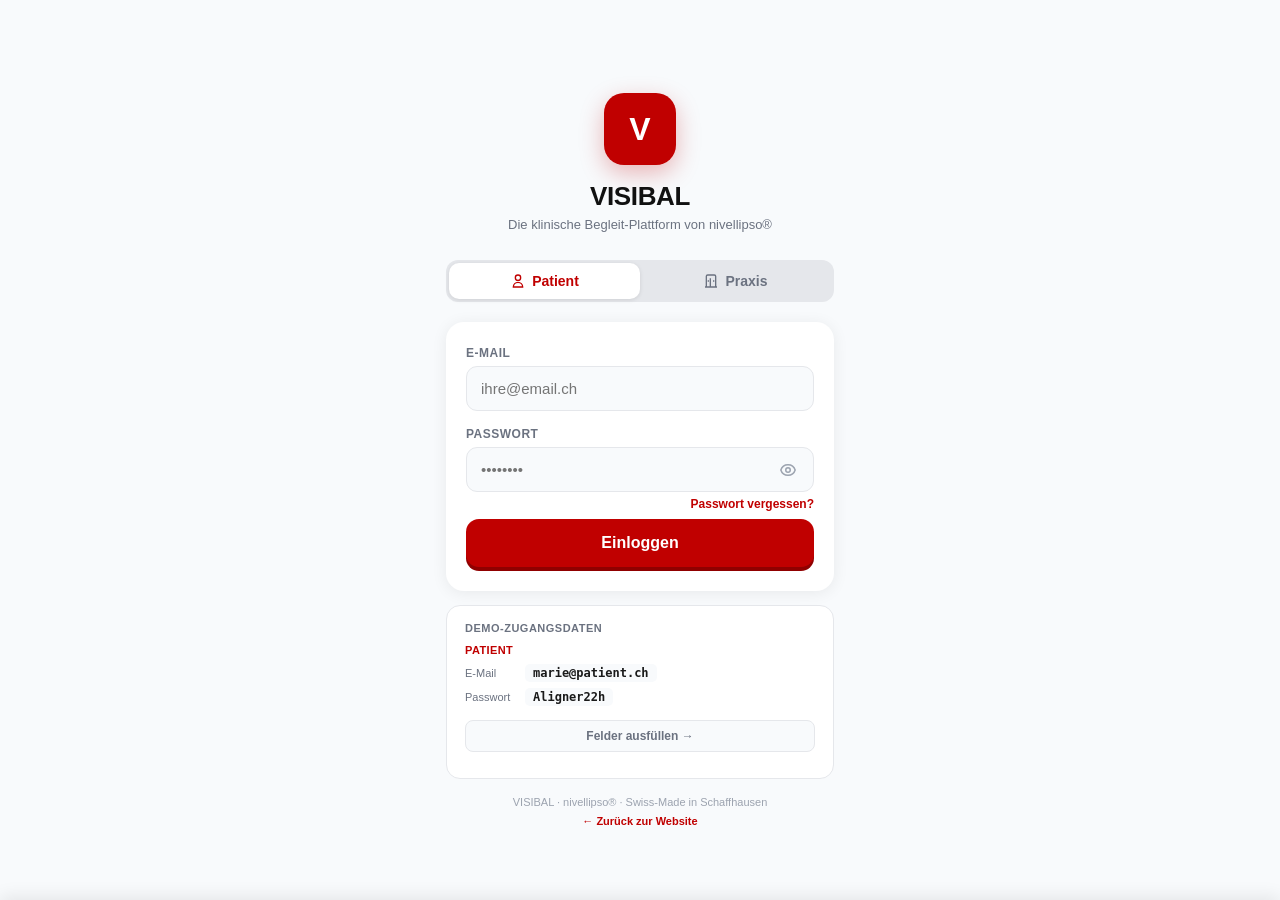
<file: Visibal app/doctor.html>
<!DOCTYPE html>
<html lang="de">
<head>
<meta charset="UTF-8">
<meta name="viewport" content="width=device-width, initial-scale=1.0, viewport-fit=cover">
<meta name="apple-mobile-web-app-capable" content="yes">
<meta name="apple-mobile-web-app-status-bar-style" content="black-translucent">
<meta name="theme-color" content="#C00000">
<title>VISIBAL — Praxis Dashboard</title>
<link rel="manifest" href="manifest.json">
<link rel="stylesheet" href="app.css">
<style>
.dash-app { max-width: 720px; }
@media(min-width:721px) { .dash-app { border-radius: 24px; } }
/* ── TOAST ── */
.toast-container{position:fixed;bottom:calc(72px + env(safe-area-inset-bottom));left:50%;transform:translateX(-50%);z-index:3000;display:flex;flex-direction:column;align-items:center;gap:8px;pointer-events:none;}
.toast{background:rgba(26,26,26,.92);color:white;padding:10px 20px;border-radius:20px;font-size:13px;font-weight:500;white-space:nowrap;}
.toast.ok{background:rgba(0,140,60,.92);}
.toast.err{background:rgba(192,0,0,.92);}
/* ── CONFIRM SHEET ── */
.confirm-overlay{position:fixed;inset:0;background:rgba(0,0,0,.45);z-index:2100;display:none;align-items:flex-end;justify-content:center;}
.confirm-overlay.show{display:flex;}
.confirm-sheet{background:white;width:100%;max-width:720px;border-radius:20px 20px 0 0;padding:24px 20px max(24px,env(safe-area-inset-bottom));}
.confirm-title{font-size:17px;font-weight:700;color:var(--text);text-align:center;margin-bottom:6px;}
.confirm-sub{font-size:13px;color:var(--grey);text-align:center;margin-bottom:22px;}
.confirm-btns{display:flex;flex-direction:column;gap:10px;}
.confirm-btn{width:100%;padding:14px;border:none;border-radius:12px;font-size:15px;font-weight:600;cursor:pointer;}
.confirm-btn.primary{background:var(--red);color:white;}
.confirm-btn.secondary{background:var(--bg);color:var(--text);}
/* ── NOTIFICATION PANEL ── */
.notif-overlay{position:fixed;inset:0;background:rgba(0,0,0,.3);z-index:2100;display:none;flex-direction:column;align-items:center;}
.notif-overlay.show{display:flex;}
.notif-panel{background:white;width:100%;max-width:720px;border-radius:0 0 20px 20px;max-height:60vh;overflow-y:auto;transform:translateY(-100%);transition:transform .25s ease;}
.notif-overlay.show .notif-panel{transform:translateY(0);}
.notif-head{display:flex;justify-content:space-between;align-items:center;padding:16px 20px 14px;border-bottom:1px solid var(--border);}
.notif-head-title{font-size:14px;font-weight:700;color:var(--text);}
.notif-close-btn{background:none;border:none;font-size:22px;line-height:1;color:var(--grey);cursor:pointer;padding:0;}
.notif-item{padding:14px 20px;border-bottom:1px solid var(--border);display:flex;gap:12px;align-items:flex-start;}
.notif-item:last-child{border-bottom:none;}
.notif-dot{width:8px;height:8px;border-radius:50%;background:var(--red);flex-shrink:0;margin-top:5px;}
.notif-body strong{display:block;font-size:13px;font-weight:600;color:var(--text);margin-bottom:2px;}
.notif-body span{font-size:11px;color:var(--grey);}
/* ── EMPTY STATE ── */
.empty-state{padding:40px 20px;text-align:center;}
.empty-state-ico{font-size:40px;margin-bottom:10px;}
.empty-state-title{font-size:15px;font-weight:700;color:var(--text);margin-bottom:4px;}
.empty-state-sub{font-size:12px;color:var(--grey);}
/* ── NOTIFICATION BADGE ── */
.app-top-btn{position:relative;}
.notif-badge{position:absolute;top:-3px;right:-3px;background:var(--red);color:white;font-size:9px;font-weight:700;min-width:16px;height:16px;border-radius:8px;display:flex;align-items:center;justify-content:center;border:2px solid white;pointer-events:none;line-height:1;}
/* ── ANALYTICS ── */
.analytics-score{font-size:36px;font-weight:800;color:var(--black);line-height:1;}
.phase-row{display:flex;align-items:center;gap:10px;margin-bottom:10px;}
.phase-row:last-child{margin-bottom:0;}
.phase-label{width:64px;font-size:11px;font-weight:700;color:var(--grey);letter-spacing:.3px;}
.phase-bar-wrap{flex:1;height:8px;background:var(--border);border-radius:4px;overflow:hidden;}
.phase-bar-fill{height:100%;border-radius:4px;}
.phase-count{width:24px;text-align:right;font-size:12px;font-weight:700;color:var(--text);}
/* ── MESSAGES ── */
.msg-thread{display:flex;gap:12px;align-items:flex-start;padding:14px 0;border-bottom:1px solid var(--border);cursor:pointer;transition:background .1s;}
.msg-thread:last-child{border-bottom:none;}
.msg-thread:active{background:var(--bg);}
.msg-unread-dot{width:8px;height:8px;border-radius:50%;background:var(--red);flex-shrink:0;margin-top:6px;}
.msg-thread-name{font-size:14px;font-weight:700;color:var(--black);}
.msg-thread-time{font-size:10px;color:var(--grey-light);}
.msg-thread-preview{font-size:12px;color:var(--grey);white-space:nowrap;overflow:hidden;text-overflow:ellipsis;}
/* ── SETTINGS ── */
.settings-avatar{width:56px;height:56px;background:var(--red);color:white;border-radius:14px;display:flex;align-items:center;justify-content:center;font-size:18px;font-weight:700;flex-shrink:0;}
.settings-row{display:flex;justify-content:space-between;align-items:center;padding:13px 0;border-bottom:1px solid var(--border);}
.settings-row:last-child{border-bottom:none;}
.settings-row-label{font-size:13px;font-weight:600;color:var(--text);}
.settings-row-sub{font-size:11px;color:var(--grey);margin-top:1px;}
/* ── LIVE ACTIVITY ── */
@keyframes livePulse{0%,100%{opacity:1;transform:scale(1);}50%{opacity:.4;transform:scale(1.4);}}
.live-dot{display:inline-block;width:8px;height:8px;border-radius:50%;background:#2d8a4e;animation:livePulse 1.4s ease-in-out infinite;flex-shrink:0;}
.live-banner{background:linear-gradient(135deg,#edfff5,#f4fff8);border:1px solid #a8dfc0;border-radius:12px;padding:12px 14px;margin-bottom:12px;display:flex;align-items:center;gap:10px;}
.activity-item{display:flex;gap:10px;align-items:flex-start;padding:10px 0;border-bottom:1px solid var(--border);}
.activity-item:last-child{border-bottom:none;}
.activity-icon{width:28px;height:28px;border-radius:8px;display:flex;align-items:center;justify-content:center;font-size:13px;flex-shrink:0;}
/* ── FORM EDIT MODAL ── */
.form-field{margin-bottom:12px;}
.form-label{font-size:11px;font-weight:700;color:var(--grey);text-transform:uppercase;letter-spacing:.5px;margin-bottom:5px;}
.form-input{width:100%;border:1px solid var(--border);border-radius:10px;padding:10px 12px;font-size:14px;font-family:inherit;outline:none;background:var(--bg);color:var(--text);}
.form-input:focus{border-color:var(--red);background:white;}
</style>
</head>
<body>

<div class="app dash-app">

  <!-- TOP BAR -->
  <header class="app-top">
    <div class="app-top-brand">
      <div class="app-top-logo">V</div>
      <div class="app-top-name">VISIBAL <span style="font-weight:400;opacity:.7;font-size:11px;">Clinic</span></div>
    </div>
    <div class="app-top-actions">
      <button class="app-top-btn" onclick="showNotifs()" id="notifBtn">
        <svg viewBox="0 0 24 24" fill="none" stroke="currentColor" stroke-width="2"><path d="M15 17h5l-1.405-1.405A2.032 2.032 0 0118 14.158V11a6.002 6.002 0 00-4-5.659V5a2 2 0 10-4 0v.341C7.67 6.165 6 8.388 6 11v3.159c0 .538-.214 1.055-.595 1.436L4 17h5m6 0v1a3 3 0 11-6 0v-1m6 0H9"/></svg>
        <span class="notif-badge" id="notifBadge">3</span>
      </button>
      <button class="app-top-btn" onclick="logout()">
        <svg viewBox="0 0 24 24" fill="none" stroke="currentColor" stroke-width="2"><path d="M17 16l4-4m0 0l-4-4m4 4H7m6 4v1a3 3 0 01-3 3H6a3 3 0 01-3-3V7a3 3 0 013-3h4a3 3 0 013 3v1"/></svg>
      </button>
    </div>
  </header>

  <div class="app-content">

    <!-- VIEW: OVERVIEW -->
    <div class="view active" id="view-overview">
      <div class="greeting">
        <div class="greeting-time" id="overviewGreetingTime">Dashboard · Praxis Schmidt</div>
        <div class="greeting-name" id="patientCountHead">18 aktive Patienten</div>
      </div>

      <!-- Compliance Overview -->
      <div class="quick-stats">
        <div class="stat-mini" style="border-top:3px solid var(--ok);">
          <div class="stat-mini-n" id="statOk">14<em style="color:var(--ok);">✓</em></div>
          <div class="stat-mini-l" data-i18n="stat_ok">Konform</div>
        </div>
        <div class="stat-mini" style="border-top:3px solid var(--warn);">
          <div class="stat-mini-n" id="statWarn">3<em style="color:var(--warn);">⚠</em></div>
          <div class="stat-mini-l" data-i18n="stat_warn">Achtung</div>
        </div>
        <div class="stat-mini" style="border-top:3px solid var(--red);">
          <div class="stat-mini-n" id="statAlert">1<em>!</em></div>
          <div class="stat-mini-l" data-i18n="stat_alert">Kritisch</div>
        </div>
      </div>

      <!-- Live Banner -->
      <div class="live-banner" id="liveBanner" style="display:none;">
        <div class="live-dot"></div>
        <div style="flex:1;">
          <div style="font-size:13px;font-weight:700;color:#1a5c30;" id="liveBannerName">Marie Schmidt ist gerade aktiv</div>
          <div style="font-size:11px;color:#2d8a4e;margin-top:1px;" id="liveBannerSub">22h Tracker läuft · Tragezeit heute: 21h 40min</div>
        </div>
        <span style="font-size:10px;font-weight:700;color:#2d8a4e;background:rgba(45,138,78,.15);padding:3px 8px;border-radius:8px;white-space:nowrap;">● LIVE</span>
      </div>

      <!-- Alert: Critical Patient -->
      <div class="reminder-card" id="alertCard" style="display:none;background:var(--alert-light);border-left-color:var(--red);">
        <div class="reminder-ico" style="background:white;"><svg viewBox="0 0 24 24" fill="none" stroke="currentColor" stroke-width="2"><path d="M12 9v2m0 4h.01M12 21a9 9 0 100-18 9 9 0 000 18z"/></svg></div>
        <div class="reminder-text">
          <strong data-i18n="alert_crit_title">1 Patient kritisch — Aktion erforderlich</strong>
          <span data-i18n="alert_crit_sub">T. Brauer · 12h Tragezeit über 4 Tage in Folge</span>
        </div>
      </div>

      <!-- Hot Topics -->
      <div class="sec-label" style="margin-top:24px;" data-i18n="hot_topics">Hot Topics · diese Woche</div>
      <div class="card" style="padding:16px;" id="hotTopicsCard"></div>

      <!-- Search -->
      <div class="search-bar">
        <svg viewBox="0 0 24 24" fill="none" stroke="currentColor" stroke-width="2"><circle cx="11" cy="11" r="8"/><path d="M21 21l-4.35-4.35"/></svg>
        <input type="text" placeholder="Patient suchen..." oninput="filterPatients(this.value)">
      </div>

      <!-- Filter Pills -->
      <div class="filter-pills">
        <button class="filter-pill active" id="fpAll" onclick="filterByStatus('all',this)">Alle · 18</button>
        <button class="filter-pill" id="fpAlert" onclick="filterByStatus('alert',this)">! Kritisch · 1</button>
        <button class="filter-pill" id="fpWarn" onclick="filterByStatus('warn',this)">⚠ Achtung · 3</button>
        <button class="filter-pill" id="fpOk" onclick="filterByStatus('ok',this)">✓ OK · 14</button>
      </div>

      <!-- Patient List -->
      <div class="patient-list" id="patientList">
        <!-- Patient rows populated by JS -->
      </div>
    </div>

    <!-- VIEW: PATIENT DETAIL -->
    <div class="view" id="view-detail">
      <div style="margin-bottom:16px;">
        <button onclick="switchDashView('overview')" style="background:none;border:none;color:var(--red);font-size:13px;font-weight:600;padding:0;display:flex;align-items:center;gap:4px;">
          <svg viewBox="0 0 12 18" fill="none" width="8" height="12"><path d="M9 1l-8 8 8 8" stroke="currentColor" stroke-width="2"/></svg>
          <span data-i18n="back">Zurück</span>
        </button>
      </div>

      <div style="display:flex;gap:14px;align-items:center;margin-bottom:18px;">
        <div class="patient-avatar" id="detailAvatar" style="width:60px;height:60px;font-size:20px;background:var(--red-light);color:var(--red);">MS</div>
        <div style="flex:1;">
          <div style="font-size:18px;font-weight:700;color:var(--black);" id="detailName">Marie Schmidt</div>
          <div style="font-size:12px;color:var(--grey);" id="detailMeta">Stufe 8/14 · REGULAR · Dual Arch</div>
          <div style="margin-top:6px;display:flex;gap:6px;align-items:center;">
            <span class="patient-status-pill pill-ok" id="detailStatusPill">✓ 22h</span>
            <span style="font-size:11px;color:var(--grey);" id="detailCompliance">Compliance: 94%</span>
          </div>
        </div>
      </div>

      <!-- Quick Actions -->
      <div style="display:grid;grid-template-columns:1fr 1fr 1fr 1fr;gap:8px;margin-bottom:16px;">
        <button class="action-btn outline" id="detailSmsBtn" style="margin:0;padding:10px;font-size:11px;">
          <svg viewBox="0 0 24 24" fill="none" stroke="currentColor" stroke-width="2" width="16" height="16"><path d="M8 12h.01M12 12h.01M16 12h.01M21 12c0 4.418-4.03 8-9 8a9.863 9.863 0 01-4.255-.949L3 20l1.395-3.72C3.512 15.042 3 13.574 3 12c0-4.418 4.03-8 9-8s9 3.582 9 8z"/></svg>
          <div data-i18n="act_sms">SMS</div>
        </button>
        <button class="action-btn outline" id="detailCallBtn" style="margin:0;padding:10px;font-size:11px;">
          <svg viewBox="0 0 24 24" fill="none" stroke="currentColor" stroke-width="2" width="16" height="16"><path d="M3 5a2 2 0 012-2h3.28a1 1 0 01.948.684l1.498 4.493a1 1 0 01-.502 1.21l-2.257 1.13a11.042 11.042 0 005.516 5.516l1.13-2.257a1 1 0 011.21-.502l4.493 1.498a1 1 0 01.684.949V19a2 2 0 01-2 2h-1C9.716 21 3 14.284 3 6V5z"/></svg>
          <div data-i18n="act_call">Anrufen</div>
        </button>
        <button class="action-btn outline" style="margin:0;padding:10px;font-size:11px;" onclick="showToast('Akte folgt in Vollversion')">
          <svg viewBox="0 0 24 24" fill="none" stroke="currentColor" stroke-width="2" width="16" height="16"><path d="M9 5H7a2 2 0 00-2 2v12a2 2 0 002 2h10a2 2 0 002-2V7a2 2 0 00-2-2h-2M9 5a2 2 0 002 2h2a2 2 0 002-2M9 5a2 2 0 012-2h2a2 2 0 012 2"/></svg>
          <div data-i18n="act_file">Akte</div>
        </button>
        <button class="action-btn outline" style="margin:0;padding:10px;font-size:11px;" onclick="printPatientReport()">
          <svg viewBox="0 0 24 24" fill="none" stroke="currentColor" stroke-width="2" width="16" height="16"><path d="M17 17h2a2 2 0 002-2v-4a2 2 0 00-2-2H5a2 2 0 00-2 2v4a2 2 0 002 2h2m2 4h6a2 2 0 002-2v-4a2 2 0 00-2-2H9a2 2 0 00-2 2v4a2 2 0 002 2zm8-12V5a2 2 0 00-2-2H9a2 2 0 00-2 2v4h10z"/></svg>
          <div data-i18n="act_report">Bericht</div>
        </button>
      </div>

      <!-- Treatment Progress -->
      <div class="sec-label" data-i18n="sec_progress">Behandlungsfortschritt</div>
      <div class="progress-hero" style="margin-bottom:14px;">
        <div class="progress-phase-tag" id="detailProgressPhase">REGULAR PHASE</div>
        <div class="progress-step" id="detailProgressStep">Stufe 8/14</div>
        <div class="progress-substep" id="detailProgressSub">Dual Arch · Behandlung läuft</div>
        <div class="progress-bar"><div class="progress-fill" id="detailProgressFill" style="width:57%;"></div></div>
        <div class="progress-labels">
          <span>SOFT ✓</span>
          <span id="detailProgressPct">57%</span>
          <span>INTENSE</span>
        </div>
      </div>

      <!-- 7 Day Compliance — Line Chart -->
      <div class="sec-label" data-i18n="sec_wear_week">Tragezeit · diese Woche</div>
      <div class="card">
        <svg id="detailChart" viewBox="0 0 280 98" style="width:100%;height:auto;display:block;overflow:visible;"></svg>
        <div id="detailChartFooter" style="display:flex;justify-content:space-between;font-size:11px;color:var(--grey);padding-top:8px;border-top:1px solid var(--border);">
          <span>Ø 21h 28min</span>
          <span style="color:var(--ok);font-weight:700;">94% Compliance</span>
        </div>
      </div>

      <!-- Photo Timeline -->
      <div class="sec-label" data-i18n="sec_photos">Foto-Verlauf</div>
      <div style="display:grid;grid-template-columns:repeat(3,1fr);gap:6px;margin-bottom:14px;">
        <div style="background:linear-gradient(135deg,#fceaea,#fff);border-radius:8px;aspect-ratio:1;display:flex;align-items:flex-end;padding:8px;font-size:9px;font-weight:700;color:white;background:linear-gradient(0deg,rgba(0,0,0,.6),transparent 50%),linear-gradient(135deg,#f8c8c8,#fceaea);">Stufe 1<br>14.03</div>
        <div style="border-radius:8px;aspect-ratio:1;display:flex;align-items:flex-end;padding:8px;font-size:9px;font-weight:700;color:white;background:linear-gradient(0deg,rgba(0,0,0,.6),transparent 50%),linear-gradient(135deg,#fcd0d0,#fdf0f0);">Stufe 5<br>12.04</div>
        <div style="border-radius:8px;aspect-ratio:1;display:flex;align-items:flex-end;padding:8px;font-size:9px;font-weight:700;color:white;background:linear-gradient(0deg,rgba(0,0,0,.6),transparent 50%),linear-gradient(135deg,#fdd8d8,#fff5f5);border:2px solid var(--red);">Stufe 8<br>Aktuell</div>
      </div>

      <!-- Activity Log -->
      <div class="sec-label" data-i18n="sec_live_activity">Live-Aktivitäten</div>
      <div class="card" style="padding:0 14px;">
        <div class="activity-item">
          <div class="activity-icon" style="background:#e8fff3;color:#2d8a4e;">⏱</div>
          <div style="flex:1;"><div style="font-size:12px;font-weight:700;color:var(--text);" data-i18n="act_wear">WEAR — Schiene eingesetzt</div><div style="font-size:10px;color:var(--grey);" data-i18n="act_wear_time">Heute, 18:34 Uhr</div></div>
          <span style="font-size:9px;font-weight:700;color:#2d8a4e;background:#e8fff3;padding:2px 6px;border-radius:6px;">LIVE</span>
        </div>
        <div class="activity-item">
          <div class="activity-icon" style="background:var(--red-light);color:var(--red);">😕</div>
          <div style="flex:1;"><div style="font-size:12px;font-weight:700;color:var(--text);" data-i18n="act_pain">PAIN — Level 3 gemeldet</div><div style="font-size:10px;color:var(--grey);" data-i18n="act_pain_time">Heute, 13:12 Uhr</div></div>
          <span style="font-size:9px;font-weight:700;color:var(--red);background:var(--red-light);padding:2px 6px;border-radius:6px;">PAIN</span>
        </div>
        <div class="activity-item">
          <div class="activity-icon" style="background:#fff8e8;color:#b87300;">📸</div>
          <div style="flex:1;"><div style="font-size:12px;font-weight:700;color:var(--text);" data-i18n="act_photo">PHOTO — 3 Fotos hochgeladen</div><div style="font-size:10px;color:var(--grey);" data-i18n="act_photo_time">Gestern, 19:45 Uhr</div></div>
          <span style="font-size:9px;font-weight:700;color:#b87300;background:#fff8e8;padding:2px 6px;border-radius:6px;">FOTO</span>
        </div>
        <div class="activity-item">
          <div class="activity-icon" style="background:#f0f0ff;color:#5050cc;">💬</div>
          <div style="flex:1;"><div style="font-size:12px;font-weight:700;color:var(--text);" data-i18n="act_chat">CHAT — Frage an Assistent</div><div style="font-size:10px;color:var(--grey);" data-i18n="act_chat_time">Gestern, 12:08 Uhr</div></div>
          <span style="font-size:9px;font-weight:700;color:#5050cc;background:#f0f0ff;padding:2px 6px;border-radius:6px;">CHAT</span>
        </div>
        <div class="activity-item">
          <div class="activity-icon" style="background:var(--bg);color:var(--grey);">📲</div>
          <div style="flex:1;"><div style="font-size:12px;font-weight:700;color:var(--text);" data-i18n="act_app">APP — App geöffnet</div><div style="font-size:10px;color:var(--grey);" data-i18n="act_app_time">Gestern, 08:02 Uhr</div></div>
          <span style="font-size:9px;font-weight:700;color:var(--grey);background:var(--bg);padding:2px 6px;border-radius:6px;">APP</span>
        </div>
      </div>

      <!-- Notes -->
      <div class="sec-label" style="margin-top:20px;" data-i18n="sec_notes">Klinische Notizen</div>
      <div class="card" id="notesCard">
        <div style="font-size:12px;color:var(--grey);margin-bottom:6px;" id="notesDate">Letzte Anpassung · 12.04.2026</div>
        <div style="font-size:13px;color:var(--text);line-height:1.6;" id="notesText">Patientin zeigt sehr gute Compliance. SOFT-Phase reibungslos abgeschlossen. REGULAR läuft planmässig. Beim nächsten Termin: Druckverteilung an Zahn 12 prüfen.</div>
      </div>
      <div id="notesEditorWrap" style="display:none;margin-bottom:10px;">
        <textarea id="notesEditor" style="width:100%;border:1px solid var(--border);border-radius:10px;padding:11px 12px;font-size:13px;font-family:inherit;outline:none;background:var(--bg);color:var(--text);resize:vertical;min-height:100px;box-sizing:border-box;line-height:1.6;" onfocus="this.style.borderColor='var(--red)'" onblur="this.style.borderColor='var(--border)'"></textarea>
        <div style="display:flex;gap:8px;margin-top:8px;">
          <button class="action-btn" style="flex:1;margin:0;padding:11px;" onclick="saveNote()"><span data-i18n="note_save">Notiz speichern</span></button>
          <button class="action-btn outline" style="flex:1;margin:0;padding:11px;" onclick="cancelNote()"><span data-i18n="note_cancel">Abbrechen</span></button>
        </div>
      </div>
      <button class="action-btn outline full-row" id="addNoteBtn" onclick="openNoteEditor()">
        <svg viewBox="0 0 24 24" fill="none" stroke="currentColor" stroke-width="2"><path d="M11 5H6a2 2 0 00-2 2v11a2 2 0 002 2h11a2 2 0 002-2v-5m-1.414-9.414a2 2 0 112.828 2.828L11.828 15H9v-2.828l8.586-8.586z"/></svg>
        <span data-i18n="note_edit_btn">Notiz bearbeiten / hinzufügen</span>
      </button>
    </div>

    <!-- VIEW: ANALYTICS -->
    <div class="view" id="view-analytics">
      <div class="greeting">
        <div class="greeting-time" id="analyticsGreetingTime">Statistik · Praxis Schmidt</div>
        <div class="greeting-name" data-i18n="analytics_name">Compliance-Analyse</div>
      </div>

      <div class="sec-label" data-i18n="sec_compliance_total">Gesamtcompliance · Mai 2026</div>
      <div class="card" style="margin-bottom:14px;">
        <div style="display:flex;justify-content:space-between;align-items:flex-start;margin-bottom:14px;">
          <div>
            <div class="analytics-score">87%</div>
            <div style="font-size:12px;color:var(--grey);margin-top:3px;" data-i18n="analytics_avg">Ø über 18 Patienten</div>
          </div>
          <div style="font-size:11px;font-weight:600;color:var(--ok);background:var(--ok-light);padding:4px 10px;border-radius:10px;">↑ +3% ggü. April</div>
        </div>
        <div style="height:6px;background:var(--border);border-radius:3px;overflow:hidden;margin-bottom:6px;">
          <div style="height:100%;width:87%;background:var(--ok);border-radius:3px;"></div>
        </div>
        <div style="font-size:10px;color:var(--grey-light);" data-i18n="analytics_target">Zielwert: ≥ 85% — erfüllt ✓</div>
      </div>

      <div class="sec-label" data-i18n="sec_practice_wear">Praxis-Tragezeit · diese Woche</div>
      <div class="card" style="margin-bottom:14px;">
        <svg viewBox="0 0 280 98" style="width:100%;height:auto;display:block;overflow:visible;">
          <line x1="14" y1="15" x2="266" y2="15" stroke="#e8e8e8" stroke-width="1.5" stroke-dasharray="5,4"/>
          <text x="268" y="18" font-size="8" fill="#bbb" font-family="sans-serif">22h</text>
          <polygon points="20,20 60,15 100,40 140,15 180,20 220,15 260,15 260,65 20,65" fill="rgba(192,0,0,.07)"/>
          <polyline points="20,20 60,15 100,40 140,15 180,20 220,15 260,15" fill="none" stroke="#C00000" stroke-width="2.5" stroke-linejoin="round" stroke-linecap="round"/>
          <circle cx="20"  cy="20" r="4" fill="white" stroke="#C00000" stroke-width="2"/>
          <circle cx="60"  cy="15" r="4" fill="white" stroke="#C00000" stroke-width="2"/>
          <circle cx="100" cy="40" r="4" fill="white" stroke="#b87300" stroke-width="2"/>
          <circle cx="140" cy="15" r="4" fill="white" stroke="#C00000" stroke-width="2"/>
          <circle cx="180" cy="20" r="4" fill="white" stroke="#C00000" stroke-width="2"/>
          <circle cx="220" cy="15" r="4" fill="white" stroke="#C00000" stroke-width="2"/>
          <circle cx="260" cy="15" r="4" fill="white" stroke="#C00000" stroke-width="2"/>
          <text x="20"  y="79" text-anchor="middle" font-size="9" fill="#888" font-family="sans-serif">Mo</text>
          <text x="60"  y="79" text-anchor="middle" font-size="9" fill="#888" font-family="sans-serif">Di</text>
          <text x="100" y="79" text-anchor="middle" font-size="9" fill="#888" font-family="sans-serif">Mi</text>
          <text x="140" y="79" text-anchor="middle" font-size="9" fill="#888" font-family="sans-serif">Do</text>
          <text x="180" y="79" text-anchor="middle" font-size="9" fill="#888" font-family="sans-serif">Fr</text>
          <text x="220" y="79" text-anchor="middle" font-size="9" fill="#888" font-family="sans-serif">Sa</text>
          <text x="260" y="79" text-anchor="middle" font-size="9" fill="#888" font-weight="700" font-family="sans-serif">Heute</text>
          <text x="20"  y="91" text-anchor="middle" font-size="9" fill="#C00000" font-weight="700" font-family="sans-serif">Ø21h</text>
          <text x="60"  y="91" text-anchor="middle" font-size="9" fill="#C00000" font-weight="700" font-family="sans-serif">Ø22h</text>
          <text x="100" y="91" text-anchor="middle" font-size="9" fill="#b87300" font-weight="700" font-family="sans-serif">Ø17h</text>
          <text x="140" y="91" text-anchor="middle" font-size="9" fill="#C00000" font-weight="700" font-family="sans-serif">Ø22h</text>
          <text x="180" y="91" text-anchor="middle" font-size="9" fill="#C00000" font-weight="700" font-family="sans-serif">Ø21h</text>
          <text x="220" y="91" text-anchor="middle" font-size="9" fill="#C00000" font-weight="700" font-family="sans-serif">Ø22h</text>
          <text x="260" y="91" text-anchor="middle" font-size="9" fill="#C00000" font-weight="700" font-family="sans-serif">Ø22h</text>
        </svg>
        <div style="display:flex;justify-content:space-between;font-size:11px;color:var(--grey);padding-top:8px;border-top:1px solid var(--border);">
          <span>Praxis-Ø 21h 12min / Tag</span>
          <span style="color:var(--ok);font-weight:700;">87% Compliance</span>
        </div>
      </div>

      <div class="sec-label" data-i18n="sec_status_dist">Status-Verteilung</div>
      <div class="quick-stats" style="margin-bottom:14px;">
        <div class="stat-mini" style="border-top:3px solid var(--ok);">
          <div class="stat-mini-n"><em style="color:var(--ok);">14</em></div>
          <div class="stat-mini-l" data-i18n="stat_ok">Konform</div>
        </div>
        <div class="stat-mini" style="border-top:3px solid var(--warn);">
          <div class="stat-mini-n"><em style="color:var(--warn);">3</em></div>
          <div class="stat-mini-l" data-i18n="stat_warn">Achtung</div>
        </div>
        <div class="stat-mini" style="border-top:3px solid var(--red);">
          <div class="stat-mini-n"><em style="color:var(--red);">1</em></div>
          <div class="stat-mini-l" data-i18n="stat_alert">Kritisch</div>
        </div>
      </div>

      <div class="sec-label" data-i18n="sec_phase_dist">Phasen-Verteilung</div>
      <div class="card" style="margin-bottom:14px;">
        <div class="phase-row">
          <div class="phase-label" data-i18n="phase_soft">SOFT</div>
          <div class="phase-bar-wrap"><div class="phase-bar-fill" style="width:28%;background:var(--warn-light);border:1px solid var(--warn);"></div></div>
          <div class="phase-count">5</div>
        </div>
        <div class="phase-row">
          <div class="phase-label" data-i18n="phase_regular">REGULAR</div>
          <div class="phase-bar-wrap"><div class="phase-bar-fill" style="width:39%;background:var(--red);"></div></div>
          <div class="phase-count">7</div>
        </div>
        <div class="phase-row">
          <div class="phase-label" data-i18n="phase_intense">INTENSE</div>
          <div class="phase-bar-wrap"><div class="phase-bar-fill" style="width:33%;background:var(--black);"></div></div>
          <div class="phase-count">6</div>
        </div>
      </div>
      <button class="action-btn outline full-row" onclick="exportCSV()" style="margin-bottom:8px;">
        <svg viewBox="0 0 24 24" fill="none" stroke="currentColor" stroke-width="2"><path d="M12 10v6m0 0l-3-3m3 3l3-3M3 17V7a2 2 0 012-2h6l2 2h6a2 2 0 012 2v8a2 2 0 01-2 2H5a2 2 0 01-2-2z"/></svg>
        <span data-i18n="csv_export_btn">Wochenstatistik als CSV exportieren</span>
      </button>
    </div>

    <!-- VIEW: MESSAGES -->
    <div class="view" id="view-messages">
      <div class="greeting">
        <div class="greeting-time" data-i18n="msgs_time">Nachrichten</div>
        <div class="greeting-name" data-i18n="msgs_name">3 ungelesene Nachrichten</div>
      </div>

      <div class="card" style="text-align:center;padding:40px 20px;">
        <div style="font-size:36px;margin-bottom:10px;">💬</div>
        <div style="font-size:14px;font-weight:700;color:var(--text);margin-bottom:6px;" data-i18n="msgs_empty_title">Keine Nachrichten</div>
        <div style="font-size:12px;color:var(--grey);" data-i18n="msgs_empty_sub">Patienten-Nachrichten erscheinen hier</div>
      </div>
    </div>

    <!-- VIEW: SETTINGS -->
    <div class="view" id="view-settings">
      <div class="greeting">
        <div class="greeting-time" data-i18n="settings_time">Praxis-Einstellungen</div>
        <div class="greeting-name" id="settingsGreetingName">—</div>
      </div>

      <div class="sec-label" data-i18n="sec_practice">Praxis</div>
      <div class="card" style="margin-bottom:14px;">
        <div style="display:flex;gap:14px;align-items:center;margin-bottom:16px;">
          <div class="settings-avatar">PS</div>
          <div>
            <div style="font-size:16px;font-weight:700;color:var(--black);" id="practiceName">—</div>
            <div style="font-size:12px;color:var(--grey);margin-top:2px;" id="practiceSpec">—</div>
            <div style="font-size:11px;color:var(--grey-light);margin-top:2px;" id="practiceAddr">—</div>
          </div>
        </div>
        <button class="action-btn outline full-row" onclick="editPractice()">
          <svg viewBox="0 0 24 24" fill="none" stroke="currentColor" stroke-width="2"><path d="M11 5H6a2 2 0 00-2 2v11a2 2 0 002 2h11a2 2 0 002-2v-5m-1.414-9.414a2 2 0 112.828 2.828L11.828 15H9v-2.828l8.586-8.586z"/></svg>
          <span data-i18n="edit_practice_btn">Praxisdaten bearbeiten</span>
        </button>
      </div>

      <div class="sec-label" data-i18n="sec_notifs">Benachrichtigungen</div>
      <div class="card" style="margin-bottom:14px;">
        <div class="settings-row">
          <div>
            <div class="settings-row-label" data-i18n="notif_critical">Kritische Alerts</div>
            <div class="settings-row-sub" data-i18n="notif_critical_sub">Sofort bei Compliance unter 60%</div>
          </div>
          <label class="switch"><input type="checkbox" checked><span class="switch-slider"></span></label>
        </div>
        <div class="settings-row">
          <div>
            <div class="settings-row-label" data-i18n="notif_summary">Tages-Zusammenfassung</div>
            <div class="settings-row-sub" data-i18n="notif_summary_sub">Täglich um 18:00 Uhr</div>
          </div>
          <label class="switch"><input type="checkbox" checked><span class="switch-slider"></span></label>
        </div>
        <div class="settings-row">
          <div>
            <div class="settings-row-label" data-i18n="notif_photos">Foto-Uploads</div>
            <div class="settings-row-sub" data-i18n="notif_photos_sub">Bei neuen Patienten-Fotos</div>
          </div>
          <label class="switch"><input type="checkbox"><span class="switch-slider"></span></label>
        </div>
      </div>

      <div class="sec-label" id="lblLang" data-i18n="lbl_lang">Sprache · Language</div>
      <div class="card" style="margin-bottom:14px;">
        <div class="settings-row" onclick="setDocLang('de')" style="cursor:pointer;">
          <div><div class="settings-row-label">🇨🇭 Deutsch (Schweiz)</div></div>
          <div style="color:var(--red);font-weight:700;font-size:15px;opacity:0;transition:opacity .15s;" id="lc-de">✓</div>
        </div>
        <div class="settings-row" onclick="setDocLang('en')" style="cursor:pointer;">
          <div><div class="settings-row-label">🇬🇧 English</div></div>
          <div style="color:var(--red);font-weight:700;font-size:15px;opacity:0;transition:opacity .15s;" id="lc-en">✓</div>
        </div>
        <div class="settings-row" onclick="setDocLang('fr')" style="cursor:pointer;">
          <div><div class="settings-row-label">🇫🇷 Français</div></div>
          <div style="color:var(--red);font-weight:700;font-size:15px;opacity:0;transition:opacity .15s;" id="lc-fr">✓</div>
        </div>
        <div class="settings-row" onclick="setDocLang('it')" style="cursor:pointer;">
          <div><div class="settings-row-label">🇮🇹 Italiano</div></div>
          <div style="color:var(--red);font-weight:700;font-size:15px;opacity:0;transition:opacity .15s;" id="lc-it">✓</div>
        </div>
        <div class="settings-row" onclick="setDocLang('ru')" style="cursor:pointer;">
          <div><div class="settings-row-label">🇷🇺 Русский</div></div>
          <div style="color:var(--red);font-weight:700;font-size:15px;opacity:0;transition:opacity .15s;" id="lc-ru">✓</div>
        </div>
        <div class="settings-row" onclick="setDocLang('es')" style="cursor:pointer;">
          <div><div class="settings-row-label">🇪🇸 Español</div></div>
          <div style="color:var(--red);font-weight:700;font-size:15px;opacity:0;transition:opacity .15s;" id="lc-es">✓</div>
        </div>
      </div>

      <div class="sec-label" id="lblDisplay" data-i18n="lbl_display">Darstellung</div>
      <div class="card" style="margin-bottom:14px;">
        <div class="settings-row">
          <div>
            <div class="settings-row-label" id="lblDarkMode" data-i18n="lbl_dark">Dunkles Design</div>
            <div class="settings-row-sub" id="darkModeSubText" data-i18n="dark_off">Aus</div>
          </div>
          <label class="switch"><input type="checkbox" id="darkModeToggle" onchange="toggleDarkMode()"><span class="switch-slider"></span></label>
        </div>
      </div>

      <div class="sec-label" data-i18n="sec_appinfo">App-Info</div>
      <div class="card" style="margin-bottom:14px;">
        <div class="settings-row">
          <div class="settings-row-label" data-i18n="info_version">Version</div>
          <div style="font-size:12px;color:var(--grey);">VISIBAL Clinic 1.0</div>
        </div>
        <div class="settings-row">
          <div class="settings-row-label" data-i18n="info_maker">Hersteller</div>
          <div style="font-size:12px;color:var(--grey);">nivellipso® · Swiss-Made</div>
        </div>
        <div class="settings-row">
          <div class="settings-row-label" data-i18n="info_support">Support</div>
          <div style="font-size:12px;color:var(--red);">support@nivellipso.ch</div>
        </div>
      </div>

      <button class="action-btn full-row" style="background:var(--bg);color:var(--red);border:1px solid var(--red);" onclick="logout()">
        <svg viewBox="0 0 24 24" fill="none" stroke="currentColor" stroke-width="2"><path d="M17 16l4-4m0 0l-4-4m4 4H7m6 4v1a3 3 0 01-3 3H6a3 3 0 01-3-3V7a3 3 0 013-3h4a3 3 0 013 3v1"/></svg>
        <span data-i18n="logout_btn">Abmelden</span>
      </button>
    </div>

  </div>

  <!-- BOTTOM TABS -->
  <nav class="app-tabs">
    <button class="app-tab active" onclick="switchDashView('overview',this)">
      <svg viewBox="0 0 24 24" fill="none" stroke="currentColor" stroke-width="2"><path d="M3 12l2-2m0 0l7-7 7 7M5 10v10a1 1 0 001 1h3m10-11l2 2m-2-2v10a1 1 0 01-1 1h-3"/></svg>
      <span>Übersicht</span>
    </button>
    <button class="app-tab" onclick="switchDashView('analytics',this)">
      <svg viewBox="0 0 24 24" fill="none" stroke="currentColor" stroke-width="2"><path d="M9 19v-6a2 2 0 00-2-2H5a2 2 0 00-2 2v6a2 2 0 002 2h2a2 2 0 002-2zm0 0V9a2 2 0 012-2h2a2 2 0 012 2v10m-6 0a2 2 0 002 2h2a2 2 0 002-2"/></svg>
      <span>Statistik</span>
    </button>
    <button class="app-tab" onclick="switchDashView('messages',this)">
      <svg viewBox="0 0 24 24" fill="none" stroke="currentColor" stroke-width="2"><path d="M8 12h.01M12 12h.01M16 12h.01M21 12c0 4.418-4.03 8-9 8a9.863 9.863 0 01-4.255-.949L3 20l1.395-3.72C3.512 15.042 3 13.574 3 12c0-4.418 4.03-8 9-8s9 3.582 9 8z"/></svg>
      <span>Nachrichten</span>
      <div class="app-tab-dot"></div>
    </button>
    <button class="app-tab" onclick="switchDashView('settings',this)">
      <svg viewBox="0 0 24 24" fill="none" stroke="currentColor" stroke-width="2"><path d="M10.325 4.317c.426-1.756 2.924-1.756 3.35 0a1.724 1.724 0 002.573 1.066c1.543-.94 3.31.826 2.37 2.37a1.724 1.724 0 001.065 2.572c1.756.426 1.756 2.924 0 3.35a1.724 1.724 0 00-1.066 2.573c.94 1.543-.826 3.31-2.37 2.37a1.724 1.724 0 00-2.572 1.065c-.426 1.756-2.924 1.756-3.35 0a1.724 1.724 0 00-2.573-1.066c-1.543.94-3.31-.826-2.37-2.37a1.724 1.724 0 00-1.065-2.572c-1.756-.426-1.756-2.924 0-3.35a1.724 1.724 0 001.066-2.573c-.94-1.543.826-3.31 2.37-2.37.996.608 2.296.07 2.572-1.065z"/><path d="M15 12a3 3 0 11-6 0 3 3 0 016 0z"/></svg>
      <span>Praxis</span>
    </button>
  </nav>
</div>

<!-- TOAST CONTAINER -->
<div class="toast-container" id="toastContainer"></div>

<!-- CONFIRM MODAL -->
<div class="confirm-overlay" id="confirmModal">
  <div class="confirm-sheet">
    <div class="confirm-title" id="confirmTitle"></div>
    <div class="confirm-sub" id="confirmSub"></div>
    <div class="confirm-btns">
      <button class="confirm-btn primary" id="confirmYesBtn" onclick="doConfirm()"></button>
      <button class="confirm-btn secondary" id="confirmNoBtn" onclick="closeConfirm()">Abbrechen</button>
    </div>
  </div>
</div>

<!-- NOTIFICATION PANEL -->
<div class="notif-overlay" id="notifOverlay" onclick="closeNotifs()">
  <div class="notif-panel" onclick="event.stopPropagation()">
    <div class="notif-head">
      <div class="notif-head-title" data-i18n="notif_panel_title">🔔 Benachrichtigungen</div>
      <button class="notif-close-btn" onclick="closeNotifs()">×</button>
    </div>
    <div class="notif-item">
      <div class="notif-dot"></div>
      <div class="notif-body"><strong>T. Brauer: Tragezeit unter 60%</strong><span>4 Tage in Folge — Aktion erforderlich</span></div>
    </div>
    <div class="notif-item">
      <div class="notif-dot"></div>
      <div class="notif-body"><strong>M. Schmidt: Foto-Upload eingegangen</strong><span>Zur Prüfung bereit</span></div>
    </div>
    <div class="notif-item">
      <div class="notif-dot"></div>
      <div class="notif-body"><strong>K. Weber: Frage im Chat</strong><span>Wartet auf Antwort</span></div>
    </div>
  </div>
</div>

<script src="app.js"></script>
<script>
if (localStorage.getItem('visibal_role') !== 'doctor') { window.location.replace('index.html'); }

const patients = [];
let _currentPatient = null;

// ── TRANSLATIONS ──────────────────────────────────────────
const DOC_T = {
  de: {
    tab_overview:'Übersicht', tab_stats:'Statistik', tab_msgs:'Nachrichten', tab_practice:'Praxis',
    lbl_lang:'Sprache · Language', lbl_display:'Darstellung', lbl_dark:'Dunkles Design', dark_on:'Ein', dark_off:'Aus',
    search_ph:'Patient suchen...',
    stat_ok:'Konform', stat_warn:'Achtung', stat_alert:'Kritisch',
    alert_crit_title:'1 Patient kritisch — Aktion erforderlich', alert_crit_sub:'T. Brauer · 12h Tragezeit über 4 Tage in Folge',
    hot_topics:'Hot Topics · diese Woche',
    back:'Zurück',
    act_sms:'SMS', act_call:'Anrufen', act_file:'Akte', act_report:'Bericht',
    sec_progress:'Behandlungsfortschritt', sec_wear_week:'Tragezeit · diese Woche', sec_photos:'Foto-Verlauf', sec_live_activity:'Live-Aktivitäten', sec_notes:'Klinische Notizen',
    act_wear:'WEAR — Schiene eingesetzt', act_wear_time:'Heute, 18:34 Uhr',
    act_pain:'PAIN — Level 3 gemeldet', act_pain_time:'Heute, 13:12 Uhr',
    act_photo:'PHOTO — 3 Fotos hochgeladen', act_photo_time:'Gestern, 19:45 Uhr',
    act_chat:'CHAT — Frage an Assistent', act_chat_time:'Gestern, 12:08 Uhr',
    act_app:'APP — App geöffnet', act_app_time:'Gestern, 08:02 Uhr',
    note_save:'Notiz speichern', note_cancel:'Abbrechen', note_edit_btn:'Notiz bearbeiten / hinzufügen',
    analytics_name:'Compliance-Analyse', sec_compliance_total:'Gesamtcompliance · Mai 2026',
    analytics_avg:'Ø über 18 Patienten', analytics_target:'Zielwert: ≥ 85% — erfüllt ✓',
    sec_practice_wear:'Praxis-Tragezeit · diese Woche', sec_status_dist:'Status-Verteilung', sec_phase_dist:'Phasen-Verteilung',
    phase_soft:'SOFT', phase_regular:'REGULAR', phase_intense:'INTENSE',
    csv_export_btn:'Wochenstatistik als CSV exportieren',
    msgs_time:'Nachrichten', msgs_name:'Keine neuen Nachrichten', msgs_none:'Keine weiteren Nachrichten', msgs_empty_title:'Keine Nachrichten', msgs_empty_sub:'Patienten-Nachrichten erscheinen hier',
    settings_time:'Praxis-Einstellungen', sec_practice:'Praxis', edit_practice_btn:'Praxisdaten bearbeiten',
    sec_notifs:'Benachrichtigungen',
    notif_critical:'Kritische Alerts', notif_critical_sub:'Sofort bei Compliance unter 60%',
    notif_summary:'Tages-Zusammenfassung', notif_summary_sub:'Täglich um 18:00 Uhr',
    notif_photos:'Foto-Uploads', notif_photos_sub:'Bei neuen Patienten-Fotos',
    sec_appinfo:'App-Info', info_version:'Version', info_maker:'Hersteller', info_support:'Support',
    logout_btn:'Abmelden',
    notif_panel_title:'🔔 Benachrichtigungen',
    fp_all:'Alle', fp_alert:'! Kritisch', fp_warn:'⚠ Achtung', fp_ok:'✓ OK',
  },
  en: {
    tab_overview:'Overview', tab_stats:'Analytics', tab_msgs:'Messages', tab_practice:'Practice',
    lbl_lang:'Language', lbl_display:'Display', lbl_dark:'Dark Mode', dark_on:'On', dark_off:'Off',
    search_ph:'Search patient...',
    stat_ok:'Compliant', stat_warn:'Warning', stat_alert:'Critical',
    alert_crit_title:'1 patient critical — action required', alert_crit_sub:'T. Brauer · 12h wear time for 4 consecutive days',
    hot_topics:'Hot Topics · this week',
    back:'Back',
    act_sms:'SMS', act_call:'Call', act_file:'File', act_report:'Report',
    sec_progress:'Treatment Progress', sec_wear_week:'Wear Time · this week', sec_photos:'Photo History', sec_live_activity:'Live Activity', sec_notes:'Clinical Notes',
    act_wear:'WEAR — Aligner inserted', act_wear_time:'Today, 18:34',
    act_pain:'PAIN — Level 3 reported', act_pain_time:'Today, 13:12',
    act_photo:'PHOTO — 3 photos uploaded', act_photo_time:'Yesterday, 19:45',
    act_chat:'CHAT — Question to assistant', act_chat_time:'Yesterday, 12:08',
    act_app:'APP — App opened', act_app_time:'Yesterday, 08:02',
    note_save:'Save Note', note_cancel:'Cancel', note_edit_btn:'Edit / Add Note',
    analytics_name:'Compliance Analysis', sec_compliance_total:'Total Compliance · May 2026',
    analytics_avg:'Ø across 18 patients', analytics_target:'Target: ≥ 85% — met ✓',
    sec_practice_wear:'Practice Wear Time · this week', sec_status_dist:'Status Distribution', sec_phase_dist:'Phase Distribution',
    phase_soft:'SOFT', phase_regular:'REGULAR', phase_intense:'INTENSE',
    csv_export_btn:'Export weekly stats as CSV',
    msgs_time:'Messages', msgs_name:'No new messages', msgs_none:'No more messages', msgs_empty_title:'No Messages', msgs_empty_sub:'Patient messages will appear here',
    settings_time:'Practice Settings', sec_practice:'Practice', edit_practice_btn:'Edit practice details',
    sec_notifs:'Notifications',
    notif_critical:'Critical Alerts', notif_critical_sub:'Immediately when compliance below 60%',
    notif_summary:'Daily Summary', notif_summary_sub:'Daily at 18:00',
    notif_photos:'Photo Uploads', notif_photos_sub:'When new patient photos arrive',
    sec_appinfo:'App Info', info_version:'Version', info_maker:'Manufacturer', info_support:'Support',
    logout_btn:'Log out',
    notif_panel_title:'🔔 Notifications',
    fp_all:'All', fp_alert:'! Critical', fp_warn:'⚠ Warning', fp_ok:'✓ OK',
  },
  fr: {
    tab_overview:'Aperçu', tab_stats:'Statistiques', tab_msgs:'Messages', tab_practice:'Cabinet',
    lbl_lang:'Langue', lbl_display:'Affichage', lbl_dark:'Mode sombre', dark_on:'Activé', dark_off:'Désactivé',
    search_ph:'Rechercher un patient...',
    stat_ok:'Conforme', stat_warn:'Attention', stat_alert:'Critique',
    alert_crit_title:'1 patient critique — action requise', alert_crit_sub:'T. Brauer · 12h de port sur 4 jours consécutifs',
    hot_topics:'Sujets chauds · cette semaine',
    back:'Retour',
    act_sms:'SMS', act_call:'Appeler', act_file:'Dossier', act_report:'Rapport',
    sec_progress:'Avancement du traitement', sec_wear_week:'Temps de port · cette semaine', sec_photos:'Historique photos', sec_live_activity:'Activité en direct', sec_notes:'Notes cliniques',
    act_wear:'PORT — Aligneur inséré', act_wear_time:'Aujourd\'hui, 18h34',
    act_pain:'DOULEUR — Niveau 3 signalé', act_pain_time:'Aujourd\'hui, 13h12',
    act_photo:'PHOTO — 3 photos téléchargées', act_photo_time:'Hier, 19h45',
    act_chat:'CHAT — Question à l\'assistant', act_chat_time:'Hier, 12h08',
    act_app:'APP — Application ouverte', act_app_time:'Hier, 08h02',
    note_save:'Enregistrer la note', note_cancel:'Annuler', note_edit_btn:'Modifier / Ajouter une note',
    analytics_name:'Analyse de compliance', sec_compliance_total:'Compliance totale · mai 2026',
    analytics_avg:'Ø sur 18 patients', analytics_target:'Objectif : ≥ 85% — atteint ✓',
    sec_practice_wear:'Temps de port cabinet · cette semaine', sec_status_dist:'Répartition des statuts', sec_phase_dist:'Répartition des phases',
    phase_soft:'SOFT', phase_regular:'REGULAR', phase_intense:'INTENSE',
    csv_export_btn:'Exporter les stats hebdomadaires en CSV',
    msgs_time:'Messages', msgs_name:'Aucun nouveau message', msgs_none:'Aucun autre message', msgs_empty_title:'Aucun message', msgs_empty_sub:'Les messages des patients apparaîtront ici',
    settings_time:'Paramètres du cabinet', sec_practice:'Cabinet', edit_practice_btn:'Modifier les données du cabinet',
    sec_notifs:'Notifications',
    notif_critical:'Alertes critiques', notif_critical_sub:'Immédiatement si compliance < 60%',
    notif_summary:'Résumé quotidien', notif_summary_sub:'Tous les jours à 18h00',
    notif_photos:'Photos téléchargées', notif_photos_sub:'À chaque nouvelle photo patient',
    sec_appinfo:'Infos app', info_version:'Version', info_maker:'Fabricant', info_support:'Support',
    logout_btn:'Se déconnecter',
    notif_panel_title:'🔔 Notifications',
    fp_all:'Tous', fp_alert:'! Critique', fp_warn:'⚠ Attention', fp_ok:'✓ OK',
  },
  it: {
    tab_overview:'Panoramica', tab_stats:'Statistiche', tab_msgs:'Messaggi', tab_practice:'Studio',
    lbl_lang:'Lingua', lbl_display:'Aspetto', lbl_dark:'Modalità scura', dark_on:'Attiva', dark_off:'Disattiva',
    search_ph:'Cerca paziente...',
    stat_ok:'Conforme', stat_warn:'Attenzione', stat_alert:'Critico',
    alert_crit_title:'1 paziente critico — azione richiesta', alert_crit_sub:'T. Brauer · 12h di utilizzo per 4 giorni consecutivi',
    hot_topics:'Hot Topics · questa settimana',
    back:'Indietro',
    act_sms:'SMS', act_call:'Chiama', act_file:'Cartella', act_report:'Rapporto',
    sec_progress:'Avanzamento trattamento', sec_wear_week:'Tempo di utilizzo · questa settimana', sec_photos:'Storico foto', sec_live_activity:'Attività in tempo reale', sec_notes:'Note cliniche',
    act_wear:'USO — Allineatore inserito', act_wear_time:'Oggi, 18:34',
    act_pain:'DOLORE — Livello 3 segnalato', act_pain_time:'Oggi, 13:12',
    act_photo:'FOTO — 3 foto caricate', act_photo_time:'Ieri, 19:45',
    act_chat:'CHAT — Domanda all\'assistente', act_chat_time:'Ieri, 12:08',
    act_app:'APP — App aperta', act_app_time:'Ieri, 08:02',
    note_save:'Salva nota', note_cancel:'Annulla', note_edit_btn:'Modifica / Aggiungi nota',
    analytics_name:'Analisi compliance', sec_compliance_total:'Compliance totale · maggio 2026',
    analytics_avg:'Ø su 18 pazienti', analytics_target:'Obiettivo: ≥ 85% — raggiunto ✓',
    sec_practice_wear:'Tempo utilizzo studio · questa settimana', sec_status_dist:'Distribuzione stati', sec_phase_dist:'Distribuzione fasi',
    phase_soft:'SOFT', phase_regular:'REGULAR', phase_intense:'INTENSE',
    csv_export_btn:'Esporta statistiche settimanali in CSV',
    msgs_time:'Messaggi', msgs_name:'Nessun nuovo messaggio', msgs_none:'Nessun altro messaggio', msgs_empty_title:'Nessun messaggio', msgs_empty_sub:'I messaggi dei pazienti appariranno qui',
    settings_time:'Impostazioni studio', sec_practice:'Studio', edit_practice_btn:'Modifica dati studio',
    sec_notifs:'Notifiche',
    notif_critical:'Avvisi critici', notif_critical_sub:'Immediatamente se compliance < 60%',
    notif_summary:'Riepilogo giornaliero', notif_summary_sub:'Ogni giorno alle 18:00',
    notif_photos:'Upload foto', notif_photos_sub:'Quando arrivano nuove foto paziente',
    sec_appinfo:'Info app', info_version:'Versione', info_maker:'Produttore', info_support:'Supporto',
    logout_btn:'Disconnetti',
    notif_panel_title:'🔔 Notifiche',
    fp_all:'Tutti', fp_alert:'! Critico', fp_warn:'⚠ Attenzione', fp_ok:'✓ OK',
  },
  ru: {
    tab_overview:'Обзор', tab_stats:'Статистика', tab_msgs:'Сообщения', tab_practice:'Клиника',
    lbl_lang:'Язык', lbl_display:'Отображение', lbl_dark:'Тёмный режим', dark_on:'Вкл', dark_off:'Выкл',
    search_ph:'Поиск пациента...',
    stat_ok:'Соответствует', stat_warn:'Внимание', stat_alert:'Критично',
    alert_crit_title:'1 пациент критически — требуется действие', alert_crit_sub:'Т. Брауэр · 12ч ношения 4 дня подряд',
    hot_topics:'Актуальное · эта неделя',
    back:'Назад',
    act_sms:'SMS', act_call:'Звонок', act_file:'Картотека', act_report:'Отчёт',
    sec_progress:'Прогресс лечения', sec_wear_week:'Время ношения · эта неделя', sec_photos:'История фото', sec_live_activity:'Активность', sec_notes:'Клинические заметки',
    act_wear:'НОШЕНИЕ — Каппа надета', act_wear_time:'Сегодня, 18:34',
    act_pain:'БОЛЬ — Уровень 3', act_pain_time:'Сегодня, 13:12',
    act_photo:'ФОТО — 3 фото загружено', act_photo_time:'Вчера, 19:45',
    act_chat:'ЧАТ — Вопрос ассистенту', act_chat_time:'Вчера, 12:08',
    act_app:'ПРИЛОЖЕНИЕ — Открыто', act_app_time:'Вчера, 08:02',
    note_save:'Сохранить заметку', note_cancel:'Отмена', note_edit_btn:'Редактировать / Добавить заметку',
    analytics_name:'Анализ соответствия', sec_compliance_total:'Общее соответствие · май 2026',
    analytics_avg:'Ø по 18 пациентам', analytics_target:'Цель: ≥ 85% — выполнено ✓',
    sec_practice_wear:'Ношение в клинике · эта неделя', sec_status_dist:'Распределение по статусу', sec_phase_dist:'Распределение по фазам',
    phase_soft:'SOFT', phase_regular:'REGULAR', phase_intense:'INTENSE',
    csv_export_btn:'Экспорт статистики за неделю в CSV',
    msgs_time:'Сообщения', msgs_name:'Нет новых сообщений', msgs_none:'Больше сообщений нет', msgs_empty_title:'Нет сообщений', msgs_empty_sub:'Сообщения пациентов появятся здесь',
    settings_time:'Настройки клиники', sec_practice:'Клиника', edit_practice_btn:'Редактировать данные клиники',
    sec_notifs:'Уведомления',
    notif_critical:'Критические уведомления', notif_critical_sub:'Немедленно при соответствии < 60%',
    notif_summary:'Ежедневный отчёт', notif_summary_sub:'Каждый день в 18:00',
    notif_photos:'Загрузка фото', notif_photos_sub:'При поступлении новых фото пациента',
    sec_appinfo:'О приложении', info_version:'Версия', info_maker:'Производитель', info_support:'Поддержка',
    logout_btn:'Выйти',
    notif_panel_title:'🔔 Уведомления',
    fp_all:'Все', fp_alert:'! Критично', fp_warn:'⚠ Внимание', fp_ok:'✓ OK',
  },
  es: {
    tab_overview:'Resumen', tab_stats:'Estadísticas', tab_msgs:'Mensajes', tab_practice:'Práctica',
    lbl_lang:'Idioma', lbl_display:'Apariencia', lbl_dark:'Modo oscuro', dark_on:'Activado', dark_off:'Desactivado',
    search_ph:'Buscar paciente...',
    stat_ok:'Conforme', stat_warn:'Atención', stat_alert:'Crítico',
    alert_crit_title:'1 paciente crítico — acción requerida', alert_crit_sub:'T. Brauer · 12h de uso durante 4 días consecutivos',
    hot_topics:'Temas destacados · esta semana',
    back:'Volver',
    act_sms:'SMS', act_call:'Llamar', act_file:'Archivo', act_report:'Informe',
    sec_progress:'Progreso del tratamiento', sec_wear_week:'Tiempo de uso · esta semana', sec_photos:'Historial de fotos', sec_live_activity:'Actividad en vivo', sec_notes:'Notas clínicas',
    act_wear:'USO — Alineador insertado', act_wear_time:'Hoy, 18:34',
    act_pain:'DOLOR — Nivel 3 reportado', act_pain_time:'Hoy, 13:12',
    act_photo:'FOTO — 3 fotos subidas', act_photo_time:'Ayer, 19:45',
    act_chat:'CHAT — Pregunta al asistente', act_chat_time:'Ayer, 12:08',
    act_app:'APP — Aplicación abierta', act_app_time:'Ayer, 08:02',
    note_save:'Guardar nota', note_cancel:'Cancelar', note_edit_btn:'Editar / Añadir nota',
    analytics_name:'Análisis de cumplimiento', sec_compliance_total:'Cumplimiento total · mayo 2026',
    analytics_avg:'Ø sobre 18 pacientes', analytics_target:'Objetivo: ≥ 85% — cumplido ✓',
    sec_practice_wear:'Tiempo de uso práctica · esta semana', sec_status_dist:'Distribución de estados', sec_phase_dist:'Distribución de fases',
    phase_soft:'SOFT', phase_regular:'REGULAR', phase_intense:'INTENSE',
    csv_export_btn:'Exportar estadísticas semanales como CSV',
    msgs_time:'Mensajes', msgs_name:'Sin mensajes nuevos', msgs_none:'No hay más mensajes', msgs_empty_title:'Sin mensajes', msgs_empty_sub:'Los mensajes de pacientes aparecerán aquí',
    settings_time:'Configuración de práctica', sec_practice:'Práctica', edit_practice_btn:'Editar datos de la práctica',
    sec_notifs:'Notificaciones',
    notif_critical:'Alertas críticas', notif_critical_sub:'Inmediatamente si cumplimiento < 60%',
    notif_summary:'Resumen diario', notif_summary_sub:'Cada día a las 18:00',
    notif_photos:'Subidas de fotos', notif_photos_sub:'Al recibir nuevas fotos del paciente',
    sec_appinfo:'Info de la app', info_version:'Versión', info_maker:'Fabricante', info_support:'Soporte',
    logout_btn:'Cerrar sesión',
    notif_panel_title:'🔔 Notificaciones',
    fp_all:'Todos', fp_alert:'! Crítico', fp_warn:'⚠ Atención', fp_ok:'✓ OK',
  },
};

function setDocLang(lang) {
  localStorage.setItem('visibal_lang', lang);
  _applyDocLang(lang);
  _updateLangChecks(lang);
  showToast('✓', 'ok', 1200);
}
function _updateLangChecks(lang) {
  ['de','en','fr','it','ru','es'].forEach(l => {
    const el = document.getElementById('lc-' + l);
    if (el) el.style.opacity = l === lang ? '1' : '0';
  });
}
function _applyDocLang(lang) {
  const t = DOC_T[lang] || DOC_T.de;
  document.querySelectorAll('[data-i18n]').forEach(el => {
    const key = el.dataset.i18n;
    if (t[key] !== undefined) el.textContent = t[key];
  });
  const tabs = document.querySelectorAll('.app-tab span');
  if (tabs[0]) tabs[0].textContent = t.tab_overview;
  if (tabs[1]) tabs[1].textContent = t.tab_stats;
  if (tabs[2]) tabs[2].textContent = t.tab_msgs;
  if (tabs[3]) tabs[3].textContent = t.tab_practice;
  const si = document.querySelector('.search-bar input');
  if (si) si.placeholder = t.search_ph;
  const dm = document.getElementById('darkModeToggle');
  const dmsub = document.getElementById('darkModeSubText');
  if (dmsub && dm) dmsub.textContent = dm.checked ? t.dark_on : t.dark_off;
  document.documentElement.lang = lang;
}

// ── FILTER COUNTS ─────────────────────────────────────────
function _updateFilterCounts() {
  const t = DOC_T[localStorage.getItem('visibal_lang') || 'de'] || DOC_T.de;
  const tot = patients.length;
  const al = patients.filter(p => p.status === 'alert').length;
  const wa = patients.filter(p => p.status === 'warn').length;
  const ok = patients.filter(p => p.status === 'ok').length;
  const h = document.getElementById('patientCountHead'); if (h) h.textContent = tot + ' aktive Patienten';
  const fpAll = document.getElementById('fpAll'); if (fpAll) fpAll.textContent = t.fp_all + ' · ' + tot;
  const fpAlert = document.getElementById('fpAlert'); if (fpAlert) fpAlert.textContent = t.fp_alert + ' · ' + al;
  const fpWarn = document.getElementById('fpWarn'); if (fpWarn) fpWarn.textContent = t.fp_warn + ' · ' + wa;
  const fpOk = document.getElementById('fpOk'); if (fpOk) fpOk.textContent = t.fp_ok + ' · ' + ok;
  const sOk = document.getElementById('statOk'); if (sOk) sOk.innerHTML = ok + '<em style="color:var(--ok);">✓</em>';
  const sWarn = document.getElementById('statWarn'); if (sWarn) sWarn.innerHTML = wa + '<em style="color:var(--warn);">⚠</em>';
  const sAlert = document.getElementById('statAlert'); if (sAlert) sAlert.innerHTML = al + '<em>!</em>';
  // show alert card only when there are critical patients
  const ac = document.getElementById('alertCard'); if (ac) ac.style.display = al > 0 ? '' : 'none';
}

function _patientRow(p) {
  return `<div class="patient-row" onclick="showPatient(${p.id})">
    <div class="patient-avatar">${p.initials}</div>
    <div class="patient-info">
      <div class="patient-name">${p.name}</div>
      <div class="patient-meta">Stufe ${p.stage} · ${p.phase} · ${p.wear}</div>
    </div>
    <span class="patient-status-pill pill-${p.status}">${p.status==='ok'?'✓ OK':p.status==='warn'?'⚠ '+p.wear:'! Kritisch'}</span>
  </div>`;
}

function renderPatients(filter) {
  filter = filter || 'all';
  const list = document.getElementById('patientList');
  const filtered = filter === 'all' ? patients : patients.filter(p => p.status === filter);
  if (!filtered.length) { list.innerHTML = '<div class="empty-state"><div class="empty-state-ico">👤</div><div class="empty-state-title">Keine Patienten</div><div class="empty-state-sub">Kein Patient entspricht dem Filter.</div></div>'; return; }
  list.innerHTML = filtered.map(_patientRow).join('');
}

function filterPatients(query) {
  const list = document.getElementById('patientList');
  const filtered = patients.filter(p => p.name.toLowerCase().includes(query.toLowerCase()));
  if (!filtered.length) { list.innerHTML = '<div class="empty-state"><div class="empty-state-ico">🔍</div><div class="empty-state-title">Kein Ergebnis</div><div class="empty-state-sub">Kein Patient gefunden für „' + query + '".</div></div>'; return; }
  list.innerHTML = filtered.map(_patientRow).join('');
}

function filterByStatus(status, btn) {
  document.querySelectorAll('.filter-pill').forEach(p => p.classList.remove('active'));
  if (btn) btn.classList.add('active');
  renderPatients(status);
}

function showPatient(id) {
  const p = patients.find(pt => pt.id === id);
  if (!p) return;
  _currentPatient = p;

  const av = document.getElementById('detailAvatar'); if (av) av.textContent = p.initials;
  document.getElementById('detailName').textContent = p.name;
  document.getElementById('detailMeta').textContent = 'Stufe ' + p.stage + ' · ' + p.phase + ' · Dual Arch';

  const pill = document.getElementById('detailStatusPill');
  if (pill) { pill.className = 'patient-status-pill pill-' + p.status; pill.textContent = p.status==='ok'?'✓ 22h':p.status==='warn'?'⚠ Achtung':'! Kritisch'; }
  const comp = document.getElementById('detailCompliance'); if (comp) comp.textContent = 'Compliance: ' + p.wear;

  const ph = document.getElementById('detailProgressPhase'); if (ph) ph.textContent = p.phase + ' PHASE';
  const ps = document.getElementById('detailProgressStep'); if (ps) ps.textContent = 'Stufe ' + p.stage;
  const parts = p.stage.split('/').map(Number);
  const pct = Math.round(parts[0] / parts[1] * 100);
  const pf = document.getElementById('detailProgressFill'); if (pf) pf.style.width = pct + '%';
  const pp = document.getElementById('detailProgressPct'); if (pp) pp.textContent = pct + '%';
  const psub = document.getElementById('detailProgressSub'); if (psub) psub.textContent = 'Dual Arch · Stufe ' + parts[0] + ' von ' + parts[1];

  const smsBtn = document.getElementById('detailSmsBtn'); if (smsBtn) smsBtn.onclick = () => window.location.href = 'sms:' + p.phone;
  const callBtn = document.getElementById('detailCallBtn'); if (callBtn) callBtn.onclick = () => window.location.href = 'tel:' + p.phone;

  _renderDetailChart(p);

  const noteKey = 'visibal_notes_' + p.id;
  const defNote = p.name + ' · Stufe ' + p.stage + ' · ' + p.phase + ' · Compliance ' + p.wear + '.';
  const nt = document.getElementById('notesText'); if (nt) nt.textContent = localStorage.getItem(noteKey) || defNote;
  const nd = document.getElementById('notesDate'); if (nd) nd.textContent = 'Klinische Notizen · ' + new Date().toLocaleDateString('de-CH');

  switchDashView('detail');
}

function _renderDetailChart(p) {
  const svg = document.getElementById('detailChart');
  if (!svg) return;
  const xs = [20,60,100,140,180,220,260];
  const days = ['Mo','Di','Mi','Do','Fr','Sa','Heute'];
  const hToY = h => 65 - (Math.min(Math.max(h,12),24)-12)*5;
  const pts = p.week.map((h,i) => ({x:xs[i], y:hToY(h), h}));
  const poly = pts.map(pt => pt.x+','+pt.y).join(' ');
  const avg = (p.week.reduce((a,b)=>a+b,0)/p.week.length).toFixed(1);
  const warnC = '#b87300', okC = '#C00000';
  svg.innerHTML =
    '<line x1="14" y1="15" x2="266" y2="15" stroke="#e8e8e8" stroke-width="1.5" stroke-dasharray="5,4"/>' +
    '<text x="268" y="18" font-size="8" fill="#bbb" font-family="sans-serif">22h</text>' +
    '<polygon points="'+poly+' '+xs[6]+',65 '+xs[0]+',65" fill="rgba(192,0,0,.07)"/>' +
    '<polyline points="'+poly+'" fill="none" stroke="#C00000" stroke-width="2.5" stroke-linejoin="round" stroke-linecap="round"/>' +
    pts.map(pt=>'<circle cx="'+pt.x+'" cy="'+pt.y+'" r="4" fill="white" stroke="'+(pt.h<20?warnC:okC)+'" stroke-width="2"/>').join('') +
    pts.map((pt,i)=>'<text x="'+pt.x+'" y="79" text-anchor="middle" font-size="9" fill="#888" font-family="sans-serif"'+(i===6?' font-weight="700"':'')+'>'+days[i]+'</text>').join('') +
    pts.map(pt=>'<text x="'+pt.x+'" y="91" text-anchor="middle" font-size="9" fill="'+(pt.h<20?warnC:okC)+'" font-weight="700" font-family="sans-serif">'+pt.h+'h</text>').join('');
  const sc = p.status==='ok'?'var(--ok)':p.status==='warn'?'var(--warn)':'var(--red)';
  const footer = document.getElementById('detailChartFooter');
  if (footer) footer.innerHTML = '<span>Ø '+avg+'h / Tag</span><span style="color:'+sc+';font-weight:700;">'+p.wear+' Compliance</span>';
}

function switchDashView(view, btn) {
  document.querySelectorAll('.view').forEach(v => v.classList.remove('active'));
  const target = document.getElementById('view-' + view);
  if (target) {
    target.classList.add('active');
  } else {
    document.getElementById('view-overview').classList.add('active');
    showToast(`„${view}" folgt in der Vollversion.`);
  }
  document.querySelectorAll('.app-tab').forEach(t => t.classList.remove('active'));
  if (btn) btn.classList.add('active');
  window.scrollTo(0, 0);
}

function logout() {
  if (window.confirm('Abmelden?')) {
    localStorage.removeItem('visibal_role');
    window.location.replace('index.html');
  }
}

function showNotifs() { openNotifs(); }

// ── TOAST ─────────────────────────────────────────────────
function showToast(msg, type, duration) {
  if (!duration) duration = 2500;
  const c = document.getElementById('toastContainer');
  const t = document.createElement('div');
  t.className = 'toast' + (type ? ' ' + type : '');
  t.textContent = msg;
  c.appendChild(t);
  setTimeout(() => {
    t.style.transition = 'opacity .2s';
    t.style.opacity = '0';
    setTimeout(() => t.remove(), 200);
  }, duration);
}

// ── CONFIRM MODAL ─────────────────────────────────────────
let _confirmCb = null;
function showConfirm(title, sub, yesLabel, noLabel, cb) {
  document.getElementById('confirmTitle').textContent = title;
  document.getElementById('confirmSub').textContent = sub || '';
  document.getElementById('confirmYesBtn').textContent = yesLabel;
  document.getElementById('confirmNoBtn').textContent = noLabel;
  _confirmCb = cb;
  document.getElementById('confirmModal').classList.add('show');
}
function doConfirm() { const cb = _confirmCb; closeConfirm(); if (cb) cb(); }
function closeConfirm() { document.getElementById('confirmModal').classList.remove('show'); _confirmCb = null; }

// ── NOTIFICATION PANEL ────────────────────────────────────
function openNotifs() {
  document.getElementById('notifOverlay').classList.add('show');
  const badge = document.getElementById('notifBadge');
  if (badge) badge.style.display = 'none';
  sessionStorage.setItem('notifs_seen', '1');
}
function closeNotifs() { document.getElementById('notifOverlay').classList.remove('show'); }

// ── PRACTICE PROFILE EDITOR ───────────────────────────────
function loadPractice() {
  const p = JSON.parse(localStorage.getItem('visibal_practice') || '{}');
  const name = p.name || '—';
  const n = document.getElementById('practiceName'); if (n) n.textContent = name;
  const s = document.getElementById('practiceSpec'); if (s) s.textContent = p.spec || '—';
  const a = document.getElementById('practiceAddr'); if (a) a.textContent = p.addr ? (p.addr + (p.city ? ' · ' + p.city : '')) : '—';
  const g1 = document.getElementById('overviewGreetingTime'); if (g1) g1.textContent = 'Dashboard · ' + name;
  const g2 = document.getElementById('analyticsGreetingTime'); if (g2) g2.textContent = 'Statistik · ' + name;
  const g3 = document.getElementById('settingsGreetingName'); if (g3) g3.textContent = name;
}
function editPractice() {
  const p = JSON.parse(localStorage.getItem('visibal_practice') || '{}');
  document.getElementById('editPracticeName').value  = p.name  || '';
  document.getElementById('editPracticeSpec').value  = p.spec  || '';
  document.getElementById('editPracticeAddr').value  = p.addr  || '';
  document.getElementById('editPracticeCity').value  = p.city  || '8001 Zürich';
  document.getElementById('editPracticePhone').value = p.phone || '+41 44 000 00 00';
  document.getElementById('practiceEditModal').classList.add('show');
}
function savePractice() {
  const p = {
    name:  document.getElementById('editPracticeName').value.trim(),
    spec:  document.getElementById('editPracticeSpec').value.trim(),
    addr:  document.getElementById('editPracticeAddr').value.trim(),
    city:  document.getElementById('editPracticeCity').value.trim(),
    phone: document.getElementById('editPracticePhone').value.trim(),
  };
  localStorage.setItem('visibal_practice', JSON.stringify(p));
  loadPractice();
  document.getElementById('practiceEditModal').classList.remove('show');
  showToast('Praxisdaten gespeichert', 'ok');
  _trackEvent('save_practice');
}

// ── PRINT PATIENT REPORT ──────────────────────────────────
function printPatientReport() {
  const p = _currentPatient || patients[0];
  const prac = JSON.parse(localStorage.getItem('visibal_practice') || '{}');
  const pracName = prac.name || 'Dr. med. P. Schmidt';
  const date = new Date().toLocaleDateString('de-CH');
  const dayNames = ['Montag','Dienstag','Mittwoch','Donnerstag','Freitag','Samstag','Heute'];
  const rows = p.week.map((h, i) => {
    const cls = h >= 22 ? 'ok' : h >= 18 ? 'warn' : 'alert';
    const lbl = h >= 22 ? '✓ Konform' : h >= 18 ? '⚠ Unter Ziel' : '! Kritisch';
    return '<tr><td>' + dayNames[i] + '</td><td>' + h + 'h 00min</td><td class="' + cls + '">' + lbl + '</td></tr>';
  }).join('');
  const noteKey = 'visibal_notes_' + p.id;
  const note = localStorage.getItem(noteKey) || (p.name + ' · Stufe ' + p.stage + ' · ' + p.phase + ' · Compliance ' + p.wear + '.');
  const w = window.open('', '_blank');
  w.document.write('<!DOCTYPE html><html><head><meta charset="UTF-8"><title>VISIBAL Patientenbericht</title><style>'
    + 'body{font-family:Arial,sans-serif;max-width:680px;margin:40px auto;color:#111;font-size:14px;}'
    + 'h1{color:#C00000;margin-bottom:4px;} .meta{color:#666;font-size:12px;margin-bottom:24px;}'
    + '.stats{display:flex;gap:24px;margin-bottom:24px;padding:16px;background:#f7f7f7;border-radius:8px;flex-wrap:wrap;}'
    + '.stat-n{font-size:26px;font-weight:700;color:#111;} .stat-l{font-size:11px;color:#666;}'
    + 'table{width:100%;border-collapse:collapse;margin-bottom:20px;}'
    + 'th{background:#C00000;color:white;padding:9px 12px;text-align:left;font-size:13px;}'
    + 'td{padding:9px 12px;border-bottom:1px solid #eee;font-size:13px;}'
    + '.ok{color:#2d8a4e;font-weight:700;} .warn{color:#b87300;font-weight:700;} .alert{color:#C00000;font-weight:700;}'
    + 'h2{font-size:14px;color:#555;margin:20px 0 8px;text-transform:uppercase;letter-spacing:.5px;}'
    + 'footer{margin-top:32px;font-size:10px;color:#aaa;text-align:center;border-top:1px solid #eee;padding-top:12px;}'
    + '</style></head><body>'
    + '<h1>VISIBAL — Compliance-Bericht</h1>'
    + '<div class="meta">Erstellt: ' + date + ' &nbsp;·&nbsp; ' + pracName + ' &nbsp;·&nbsp; VISIBAL Clinic</div>'
    + '<div class="stats">'
    + '<div><div class="stat-n">' + p.name + '</div><div class="stat-l">Patient</div></div>'
    + '<div><div class="stat-n">' + p.wear + '</div><div class="stat-l">Compliance</div></div>'
    + '<div><div class="stat-n">' + p.stage + '</div><div class="stat-l">Stufe</div></div>'
    + '<div><div class="stat-n">' + p.phase + '</div><div class="stat-l">Phase</div></div>'
    + '</div>'
    + '<h2>Tragezeit · letzte 7 Tage</h2>'
    + '<table><tr><th>Tag</th><th>Tragezeit</th><th>Status</th></tr>' + rows + '</table>'
    + '<h2>Klinische Notizen</h2><p>' + note + '</p>'
    + '<footer>VISIBAL Clinic v1.0 · nivellipso® · Swiss-Made · Bericht erstellt ' + date + '</footer>'
    + '</body></html>');
  w.document.close();
  w.print();
  _trackEvent('print_patient_report');
}

// ── HOT TOPICS ────────────────────────────────────────────
function renderHotTopics() {
  const card = document.getElementById('hotTopicsCard');
  if (!card) return;
  const demo = [
    { q: 'Schiene drückt — normal?', n: 13 },
    { q: 'Was darf ich essen / trinken?', n: 9 },
    { q: 'Wann nächster Stufenwechsel?', n: 7 },
    { q: 'Schiene reinigen & Pflege', n: 6 },
    { q: 'Schmerzen lindern', n: 4 },
    { q: 'Kann ich Sport treiben?', n: 3 }
  ];
  try {
    const stored = JSON.parse(localStorage.getItem('visibal_chat_topics') || '{}');
    Object.entries(stored).forEach(([q, n]) => {
      const ex = demo.find(t => t.q.toLowerCase().includes(q.toLowerCase().slice(0, 12)));
      if (ex) ex.n += n; else if (demo.length < 8) demo.push({ q: q.slice(0, 40), n });
    });
    demo.sort((a, b) => b.n - a.n);
  } catch(e) {}
  const max = demo[0]?.n || 1;
  card.innerHTML = demo.slice(0, 6).map((t, i) => `
    <div style="margin-bottom:${i < 5 ? '12' : '0'}px;">
      <div style="display:flex;justify-content:space-between;align-items:center;margin-bottom:4px;">
        <div style="font-size:12px;font-weight:600;color:var(--text);flex:1;margin-right:8px;">${t.q}</div>
        <div style="font-size:11px;font-weight:700;color:var(--grey);white-space:nowrap;">${t.n}×</div>
      </div>
      <div style="height:5px;background:var(--border);border-radius:3px;overflow:hidden;">
        <div style="height:100%;width:${Math.round(t.n / max * 100)}%;background:var(--red);border-radius:3px;"></div>
      </div>
    </div>
  `).join('');
}

// ── NOTES EDITOR ──────────────────────────────────────────
function openNoteEditor() {
  const key = _currentPatient ? 'visibal_notes_' + _currentPatient.id : 'visibal_notes';
  const def = _currentPatient ? _currentPatient.name + ' · Stufe ' + _currentPatient.stage + ' · ' + _currentPatient.phase + '.' : 'Klinische Notizen.';
  const ed = document.getElementById('notesEditor');
  if (ed) ed.value = localStorage.getItem(key) || def;
  document.getElementById('notesEditorWrap').style.display = '';
  document.getElementById('addNoteBtn').style.display = 'none';
  if (ed) ed.focus();
}
function saveNote() {
  const text = (document.getElementById('notesEditor')?.value || '').trim();
  if (!text) return;
  const key = _currentPatient ? 'visibal_notes_' + _currentPatient.id : 'visibal_notes';
  localStorage.setItem(key, text);
  const notesText = document.getElementById('notesText'); if (notesText) notesText.textContent = text;
  const notesDate = document.getElementById('notesDate'); if (notesDate) notesDate.textContent = 'Letzte Anpassung · ' + new Date().toLocaleDateString('de-CH');
  document.getElementById('notesEditorWrap').style.display = 'none';
  document.getElementById('addNoteBtn').style.display = '';
  showToast('Notiz gespeichert ✓', 'ok');
  _trackEvent('save_note');
}
function cancelNote() {
  document.getElementById('notesEditorWrap').style.display = 'none';
  document.getElementById('addNoteBtn').style.display = '';
}

// ── CSV EXPORT ────────────────────────────────────────────
function exportCSV() {
  const date = new Date().toLocaleDateString('de-CH');
  const rows = [
    ['Patient', 'Stufe', 'Phase', 'Compliance', 'Status', 'Letzte Aktivität'],
    ...patients.map(p => [p.name, p.stage, p.phase, p.wear, p.status, date])
  ];
  const csv = rows.map(r => r.map(c => `"${c}"`).join(',')).join('\n');
  const blob = new Blob(['﻿' + csv], { type: 'text/csv;charset=utf-8;' });
  const url = URL.createObjectURL(blob);
  const a = document.createElement('a');
  a.href = url;
  a.download = 'VISIBAL-Wochenstatistik-' + new Date().toISOString().slice(0,10) + '.csv';
  document.body.appendChild(a);
  a.click();
  document.body.removeChild(a);
  URL.revokeObjectURL(url);
  showToast('CSV exportiert ✓', 'ok');
  _trackEvent('csv_export');
}

// ── LIVE BANNER ───────────────────────────────────────────
function _initLiveBanner() {
  const active = patients.filter(p => p.status === 'ok');
  const banner = document.getElementById('liveBanner');
  if (!active.length || !banner) return;
  banner.style.display = '';
  let idx = 0;
  function rotate() {
    const p = active[idx % active.length];
    const n = document.getElementById('liveBannerName');
    const s = document.getElementById('liveBannerSub');
    if (n) n.textContent = p.name + ' ist gerade aktiv';
    if (s) { const h = new Date().getHours(), m = String(new Date().getMinutes()).padStart(2,'0'); s.textContent = '22h Tracker läuft · zuletzt aktiv ' + h + ':' + m + ' Uhr'; }
    idx++;
  }
  rotate();
  setInterval(rotate, 8000);
}

// Init
renderPatients();
_updateFilterCounts();
renderHotTopics();
loadPractice();
_initLiveBanner();
_applyTheme();
const _initLang = localStorage.getItem('visibal_lang') || 'de';
_applyDocLang(_initLang);
_updateLangChecks(_initLang);
if (sessionStorage.getItem('notifs_seen')) {
  const b = document.getElementById('notifBadge'); if (b) b.style.display = 'none';
}
if ('serviceWorker' in navigator) { navigator.serviceWorker.register('service-worker.js').catch(()=>{}); }
</script>

<!-- PRACTICE EDIT MODAL -->
<div class="confirm-overlay" id="practiceEditModal">
  <div class="confirm-sheet">
    <div class="confirm-title">Praxisdaten bearbeiten</div>
    <div style="margin:14px 0;">
      <div class="form-field"><div class="form-label">Name</div><input class="form-input" id="editPracticeName" placeholder="Dr. med. P. Schmidt"></div>
      <div class="form-field"><div class="form-label">Spezialisierung</div><input class="form-input" id="editPracticeSpec" placeholder="Zahnarzt & Kieferchirurg"></div>
      <div class="form-field"><div class="form-label">Adresse</div><input class="form-input" id="editPracticeAddr" placeholder="Bahnhofstrasse 12"></div>
      <div class="form-field"><div class="form-label">Stadt / PLZ</div><input class="form-input" id="editPracticeCity" placeholder="8001 Zürich"></div>
      <div class="form-field"><div class="form-label">Telefon</div><input class="form-input" id="editPracticePhone" type="tel" placeholder="+41 44 000 00 00"></div>
    </div>
    <div class="confirm-btns">
      <button class="confirm-btn primary" onclick="savePractice()">Speichern</button>
      <button class="confirm-btn secondary" onclick="document.getElementById('practiceEditModal').classList.remove('show')">Abbrechen</button>
    </div>
  </div>
</div>
<script>
(function(){var h=document.querySelector('.app-top'),s=document.querySelector('.app-content'),lastY=0;if(!h||!s)return;s.addEventListener('scroll',function(){var y=s.scrollTop;if(y<=0){h.classList.remove('hdr-hide');lastY=0;return;}if(y<lastY-8){h.classList.remove('hdr-hide');}else if(y>lastY+5&&y>50){h.classList.add('hdr-hide');}lastY=y;},{passive:true});})();
</script>
</body>
</html>
</file>
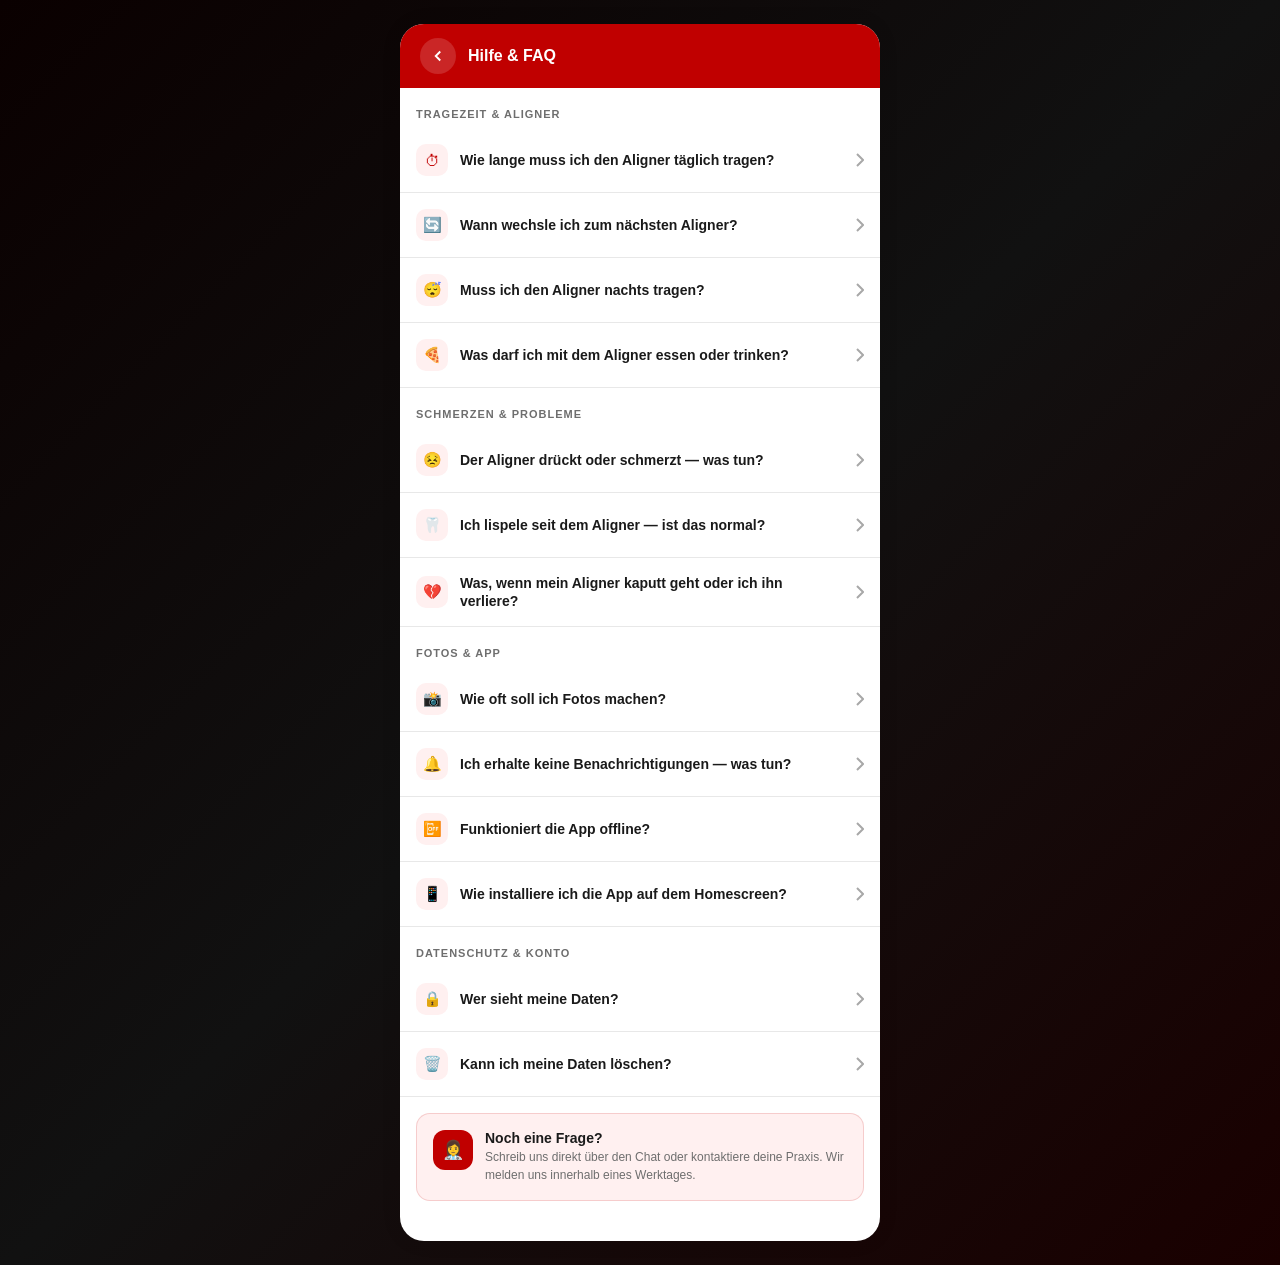
<file: Visibal app/help.html>
<!DOCTYPE html>
<html lang="de">
<head>
<meta charset="UTF-8">
<meta name="viewport" content="width=device-width, initial-scale=1.0, viewport-fit=cover, user-scalable=no">
<meta name="apple-mobile-web-app-capable" content="yes">
<meta name="apple-mobile-web-app-status-bar-style" content="black-translucent">
<meta name="theme-color" content="#C00000">
<title>VISIBAL — Hilfe & FAQ</title>
<link rel="manifest" href="manifest.json">
<link rel="stylesheet" href="app.css">
<style>
.page-header {
  background: var(--red);
  padding: max(14px, env(safe-area-inset-top)) 20px 14px;
  display: flex;
  align-items: center;
  gap: 12px;
  position: sticky;
  top: 0;
  z-index: 10;
  color: white;
}
.back-btn {
  width: 36px; height: 36px;
  background: rgba(255,255,255,.15);
  border: none; border-radius: 50%;
  color: white;
  display: flex; align-items: center; justify-content: center;
  cursor: pointer;
  flex-shrink: 0;
}
.back-btn:active { background: rgba(255,255,255,.3); transform: scale(.95); }
.page-title { font-size: 16px; font-weight: 700; flex: 1; }
.scroll-area { flex: 1; overflow-y: auto; padding: 0 0 max(24px, env(safe-area-inset-bottom)); }

.faq-section-header {
  padding: 20px 16px 8px;
  font-size: 11px;
  font-weight: 700;
  color: var(--grey);
  letter-spacing: 1px;
  text-transform: uppercase;
}
.faq-item {
  background: white;
  border-bottom: 1px solid var(--border);
  overflow: hidden;
}
.faq-item:first-of-type { border-top: 1px solid var(--border); }
.faq-q {
  width: 100%;
  background: none;
  border: none;
  padding: 16px;
  display: flex;
  align-items: center;
  gap: 12px;
  text-align: left;
  cursor: pointer;
  transition: background .12s;
}
.faq-q:active { background: var(--bg); }
.faq-q-icon {
  width: 32px; height: 32px;
  border-radius: 10px;
  background: var(--red-light);
  color: var(--red);
  display: flex; align-items: center; justify-content: center;
  font-size: 15px;
  flex-shrink: 0;
}
.faq-q-text {
  flex: 1;
  font-size: 14px;
  font-weight: 600;
  color: var(--text);
  line-height: 1.3;
}
.faq-chevron {
  color: var(--grey-light);
  transition: transform .2s;
  flex-shrink: 0;
}
.faq-item.open .faq-chevron { transform: rotate(90deg); }
.faq-a {
  display: none;
  padding: 0 16px 16px 60px;
  font-size: 13px;
  color: var(--grey);
  line-height: 1.6;
}
.faq-item.open .faq-a { display: block; }
.faq-a strong { color: var(--text); }
.faq-a ul { padding-left: 16px; margin-top: 6px; }
.faq-a ul li { margin-bottom: 4px; }

.contact-card {
  margin: 16px;
  background: var(--red-light);
  border: 1px solid rgba(192,0,0,.15);
  border-radius: 14px;
  padding: 16px;
  display: flex;
  gap: 12px;
  align-items: flex-start;
}
.contact-card-icon {
  width: 40px; height: 40px;
  background: var(--red);
  border-radius: 12px;
  display: flex; align-items: center; justify-content: center;
  font-size: 18px;
  flex-shrink: 0;
}
.contact-card-title { font-size: 14px; font-weight: 700; color: var(--text); margin-bottom: 2px; }
.contact-card-sub { font-size: 12px; color: var(--grey); line-height: 1.5; }
</style>
</head>
<body>
<div class="app">
  <div class="page-header">
    <button class="back-btn" onclick="history.back()">
      <svg width="18" height="18" viewBox="0 0 24 24" fill="none" stroke="currentColor" stroke-width="2.5"><path d="M15 18l-6-6 6-6"/></svg>
    </button>
    <div class="page-title" id="pageTitle">Hilfe & FAQ</div>
  </div>

  <div class="scroll-area">

    <!-- SECTION: Tragezeit -->
    <div class="faq-section-header" id="sec1">Tragezeit & Aligner</div>

    <div class="faq-item" onclick="toggle(this)">
      <button class="faq-q">
        <div class="faq-q-icon">⏱</div>
        <div class="faq-q-text" data-i18n-faq="q_wear_time">Wie lange muss ich den Aligner täglich tragen?</div>
        <svg class="faq-chevron" width="8" height="14" viewBox="0 0 8 14" fill="none"><path d="M1 1l6 6-6 6" stroke="currentColor" stroke-width="2"/></svg>
      </button>
      <div class="faq-a" data-i18n-faq="a_wear_time">
        <strong>Mindestens 22 Stunden pro Tag.</strong> Der Aligner darf nur zum Essen, Trinken (ausser Wasser) und Zähneputzen herausgenommen werden. Die App trackt deine Tragezeit automatisch.
      </div>
    </div>

    <div class="faq-item" onclick="toggle(this)">
      <button class="faq-q">
        <div class="faq-q-icon">🔄</div>
        <div class="faq-q-text" data-i18n-faq="q_change">Wann wechsle ich zum nächsten Aligner?</div>
        <svg class="faq-chevron" width="8" height="14" viewBox="0 0 8 14" fill="none"><path d="M1 1l6 6-6 6" stroke="currentColor" stroke-width="2"/></svg>
      </button>
      <div class="faq-a" data-i18n-faq="a_change">
        Den Wechsel bestimmt deine Praxis — wechsle den Aligner <strong>nur nach Absprache</strong>. Typisch ist alle 1–2 Wochen, je nach Behandlungsplan. Du bekommst eine Benachrichtigung.
      </div>
    </div>

    <div class="faq-item" onclick="toggle(this)">
      <button class="faq-q">
        <div class="faq-q-icon">😴</div>
        <div class="faq-q-text" data-i18n-faq="q_sleep">Muss ich den Aligner nachts tragen?</div>
        <svg class="faq-chevron" width="8" height="14" viewBox="0 0 8 14" fill="none"><path d="M1 1l6 6-6 6" stroke="currentColor" stroke-width="2"/></svg>
      </button>
      <div class="faq-a" data-i18n-faq="a_sleep">
        Ja. Gerade nachts (6–8 Stunden) ist das Tragen besonders effektiv. Entferne den Aligner <strong>nicht</strong> während du schläfst.
      </div>
    </div>

    <div class="faq-item" onclick="toggle(this)">
      <button class="faq-q">
        <div class="faq-q-icon">🍕</div>
        <div class="faq-q-text" data-i18n-faq="q_food">Was darf ich mit dem Aligner essen oder trinken?</div>
        <svg class="faq-chevron" width="8" height="14" viewBox="0 0 8 14" fill="none"><path d="M1 1l6 6-6 6" stroke="currentColor" stroke-width="2"/></svg>
      </button>
      <div class="faq-a" data-i18n-faq="a_food">
        Nimm den Aligner zum Essen und Trinken (ausser klarem Wasser) heraus. Heisse Getränke können den Kunststoff verformen — auch Kaffee und Tee nur ohne Aligner geniessen.
      </div>
    </div>

    <!-- SECTION: Schmerzen & Probleme -->
    <div class="faq-section-header" id="sec2">Schmerzen & Probleme</div>

    <div class="faq-item" onclick="toggle(this)">
      <button class="faq-q">
        <div class="faq-q-icon">😣</div>
        <div class="faq-q-text" data-i18n-faq="q_pain">Der Aligner drückt oder schmerzt — was tun?</div>
        <svg class="faq-chevron" width="8" height="14" viewBox="0 0 8 14" fill="none"><path d="M1 1l6 6-6 6" stroke="currentColor" stroke-width="2"/></svg>
      </button>
      <div class="faq-a" data-i18n-faq="a_pain">
        Ein leichter Druck in den ersten 2–3 Tagen nach einem Wechsel ist normal. <strong>Melde starke Schmerzen sofort über die App</strong> — deine Praxis sieht das und reagiert. Nicht auf eigene Faust Schmerzmittel einnehmen, ohne Rücksprache.
      </div>
    </div>

    <div class="faq-item" onclick="toggle(this)">
      <button class="faq-q">
        <div class="faq-q-icon">🦷</div>
        <div class="faq-q-text" data-i18n-faq="q_lisp">Ich lispele seit dem Aligner — ist das normal?</div>
        <svg class="faq-chevron" width="8" height="14" viewBox="0 0 8 14" fill="none"><path d="M1 1l6 6-6 6" stroke="currentColor" stroke-width="2"/></svg>
      </button>
      <div class="faq-a" data-i18n-faq="a_lisp">
        Ja, das ist normal und geht nach wenigen Tagen vorbei. Die Zunge braucht etwas Zeit, sich an den Aligner zu gewöhnen. Viel Sprechen hilft beim Eingewöhnen.
      </div>
    </div>

    <div class="faq-item" onclick="toggle(this)">
      <button class="faq-q">
        <div class="faq-q-icon">💔</div>
        <div class="faq-q-text" data-i18n-faq="q_broken">Was, wenn mein Aligner kaputt geht oder ich ihn verliere?</div>
        <svg class="faq-chevron" width="8" height="14" viewBox="0 0 8 14" fill="none"><path d="M1 1l6 6-6 6" stroke="currentColor" stroke-width="2"/></svg>
      </button>
      <div class="faq-a" data-i18n-faq="a_broken">
        <strong>Kontaktiere sofort deine Praxis.</strong> Wechsle in der Zwischenzeit zum vorherigen Aligner zurück, um den Fortschritt zu halten. Kaufe keinen Ersatz ohne Rücksprache.
      </div>
    </div>

    <!-- SECTION: Fotos & App -->
    <div class="faq-section-header" id="sec3">Fotos & App</div>

    <div class="faq-item" onclick="toggle(this)">
      <button class="faq-q">
        <div class="faq-q-icon">📸</div>
        <div class="faq-q-text" data-i18n-faq="q_photos">Wie oft soll ich Fotos machen?</div>
        <svg class="faq-chevron" width="8" height="14" viewBox="0 0 8 14" fill="none"><path d="M1 1l6 6-6 6" stroke="currentColor" stroke-width="2"/></svg>
      </button>
      <div class="faq-a" data-i18n-faq="a_photos">
        <strong>Alle 2 Wochen</strong>, immer bei gutem Licht. Du brauchst 3 Aufnahmen:
        <ul>
          <li>Von vorne (Frontalansicht)</li>
          <li>Von der Seite (Profilansicht)</li>
          <li>Von oben (Okklusalansicht, Mund auf)</li>
        </ul>
        Die App erinnert dich automatisch daran.
      </div>
    </div>

    <div class="faq-item" onclick="toggle(this)">
      <button class="faq-q">
        <div class="faq-q-icon">🔔</div>
        <div class="faq-q-text" data-i18n-faq="q_notif">Ich erhalte keine Benachrichtigungen — was tun?</div>
        <svg class="faq-chevron" width="8" height="14" viewBox="0 0 8 14" fill="none"><path d="M1 1l6 6-6 6" stroke="currentColor" stroke-width="2"/></svg>
      </button>
      <div class="faq-a" data-i18n-faq="a_notif">
        Gehe in den App-Einstellungen auf <strong>Benachrichtigungen</strong> und stelle sicher, dass sie aktiviert sind. Auf iOS: Einstellungen → VISIBAL → Benachrichtigungen erlauben.
      </div>
    </div>

    <div class="faq-item" onclick="toggle(this)">
      <button class="faq-q">
        <div class="faq-q-icon">📴</div>
        <div class="faq-q-text" data-i18n-faq="q_offline">Funktioniert die App offline?</div>
        <svg class="faq-chevron" width="8" height="14" viewBox="0 0 8 14" fill="none"><path d="M1 1l6 6-6 6" stroke="currentColor" stroke-width="2"/></svg>
      </button>
      <div class="faq-a" data-i18n-faq="a_offline">
        Ja — Tragezeit-Tracking, Schmerzmeldung und Fotos funktionieren auch ohne Internet. Der Chat und die Synchronisation mit der Praxis benötigen eine Verbindung.
      </div>
    </div>

    <div class="faq-item" onclick="toggle(this)">
      <button class="faq-q">
        <div class="faq-q-icon">📱</div>
        <div class="faq-q-text" data-i18n-faq="q_install">Wie installiere ich die App auf dem Homescreen?</div>
        <svg class="faq-chevron" width="8" height="14" viewBox="0 0 8 14" fill="none"><path d="M1 1l6 6-6 6" stroke="currentColor" stroke-width="2"/></svg>
      </button>
      <div class="faq-a" data-i18n-faq="a_install">
        <strong>iPhone:</strong> Safari → Teilen-Symbol → „Zum Home-Bildschirm" wählen.<br>
        <strong>Android:</strong> Chrome → Menü (⋮) → „App installieren" oder „Zum Startbildschirm hinzufügen".
      </div>
    </div>

    <!-- SECTION: Datenschutz & Konto -->
    <div class="faq-section-header" id="sec4">Datenschutz & Konto</div>

    <div class="faq-item" onclick="toggle(this)">
      <button class="faq-q">
        <div class="faq-q-icon">🔒</div>
        <div class="faq-q-text" data-i18n-faq="q_data">Wer sieht meine Daten?</div>
        <svg class="faq-chevron" width="8" height="14" viewBox="0 0 8 14" fill="none"><path d="M1 1l6 6-6 6" stroke="currentColor" stroke-width="2"/></svg>
      </button>
      <div class="faq-a" data-i18n-faq="a_data">
        Nur deine behandelnde Praxis hat Zugang zu deinen Behandlungsdaten. VISIBAL verkauft keine Daten weiter und gibt sie nicht an Dritte weiter. Weitere Infos findest du in der <a href="privacy.html" style="color:var(--red);font-weight:600;">Datenschutzerklärung</a>.
      </div>
    </div>

    <div class="faq-item" onclick="toggle(this)">
      <button class="faq-q">
        <div class="faq-q-icon">🗑️</div>
        <div class="faq-q-text" data-i18n-faq="q_delete">Kann ich meine Daten löschen?</div>
        <svg class="faq-chevron" width="8" height="14" viewBox="0 0 8 14" fill="none"><path d="M1 1l6 6-6 6" stroke="currentColor" stroke-width="2"/></svg>
      </button>
      <div class="faq-a" data-i18n-faq="a_delete">
        Ja. Du hast nach DSGVO Art. 17 das Recht auf Löschung. Kontaktiere dafür deine Praxis oder schreibe an <strong>datenschutz@nivellipso.ch</strong>. Lokale App-Daten kannst du über Profil → Demo zurücksetzen löschen.
      </div>
    </div>

    <!-- Contact card -->
    <div class="contact-card">
      <div class="contact-card-icon">👩‍⚕️</div>
      <div>
        <div class="contact-card-title" id="contactTitle">Noch eine Frage?</div>
        <div class="contact-card-sub" id="contactSub">Schreib uns direkt über den Chat oder kontaktiere deine Praxis. Wir melden uns innerhalb eines Werktages.</div>
      </div>
    </div>

  </div>
</div>

<script>
function toggle(el) {
  el.classList.toggle('open');
}

// Minimal i18n for this page
const LANG = localStorage.getItem('visibal_lang') || 'de';
document.documentElement.lang = LANG;

const T = {
  de: {
    title: 'Hilfe & FAQ',
    sec1: 'Tragezeit & Aligner',
    sec2: 'Schmerzen & Probleme',
    sec3: 'Fotos & App',
    sec4: 'Datenschutz & Konto',
    contactTitle: 'Noch eine Frage?',
    contactSub: 'Schreib uns direkt über den Chat oder kontaktiere deine Praxis. Wir melden uns innerhalb eines Werktages.',
  },
  en: {
    title: 'Help & FAQ',
    sec1: 'Wear time & Aligners',
    sec2: 'Pain & Issues',
    sec3: 'Photos & App',
    sec4: 'Privacy & Account',
    contactTitle: 'Still have a question?',
    contactSub: 'Message us via chat or contact your practice. We'll respond within one business day.',
  },
  fr: {
    title: 'Aide & FAQ',
    sec1: 'Temps de port & Aligneurs',
    sec2: 'Douleurs & Problèmes',
    sec3: 'Photos & Application',
    sec4: 'Confidentialité & Compte',
    contactTitle: 'Une autre question?',
    contactSub: 'Écrivez-nous via le chat ou contactez votre cabinet. Nous répondons dans un jour ouvrable.',
  },
  it: {
    title: 'Aiuto & FAQ',
    sec1: 'Tempo di utilizzo & Allineatori',
    sec2: 'Dolore & Problemi',
    sec3: 'Foto & App',
    sec4: 'Privacy & Account',
    contactTitle: 'Hai ancora domande?',
    contactSub: 'Scrivici tramite chat o contatta il tuo studio. Risponderemo entro un giorno lavorativo.',
  },
  ru: {
    title: 'Помощь & FAQ',
    sec1: 'Время ношения и элайнеры',
    sec2: 'Боль и проблемы',
    sec3: 'Фото и приложение',
    sec4: 'Конфиденциальность и аккаунт',
    contactTitle: 'Ещё вопросы?',
    contactSub: 'Напишите нам в чат или свяжитесь с вашей клиникой. Ответим в течение одного рабочего дня.',
  },
  es: {
    title: 'Ayuda & FAQ',
    sec1: 'Tiempo de uso y alineadores',
    sec2: 'Dolor y problemas',
    sec3: 'Fotos y app',
    sec4: 'Privacidad y cuenta',
    contactTitle: '¿Tienes otra pregunta?',
    contactSub: 'Escríbenos por el chat o contacta con tu clínica. Respondemos en un día hábil.',
  },
};

const t = T[LANG] || T.de;
document.getElementById('pageTitle').textContent = t.title;
document.title = 'VISIBAL — ' + t.title;
document.getElementById('sec1').textContent = t.sec1;
document.getElementById('sec2').textContent = t.sec2;
document.getElementById('sec3').textContent = t.sec3;
document.getElementById('sec4').textContent = t.sec4;
document.getElementById('contactTitle').textContent = t.contactTitle;
document.getElementById('contactSub').textContent = t.contactSub;
(function(){var h=document.querySelector('.page-header'),s=document.querySelector('.scroll-area'),lastY=0;if(!h||!s)return;s.addEventListener('scroll',function(){var y=s.scrollTop;if(y<=0){h.classList.remove('hdr-hide');lastY=0;return;}if(y<lastY-8){h.classList.remove('hdr-hide');}else if(y>lastY+5&&y>50){h.classList.add('hdr-hide');}lastY=y;},{passive:true});})();
</script>
</body>
</html>
</file>
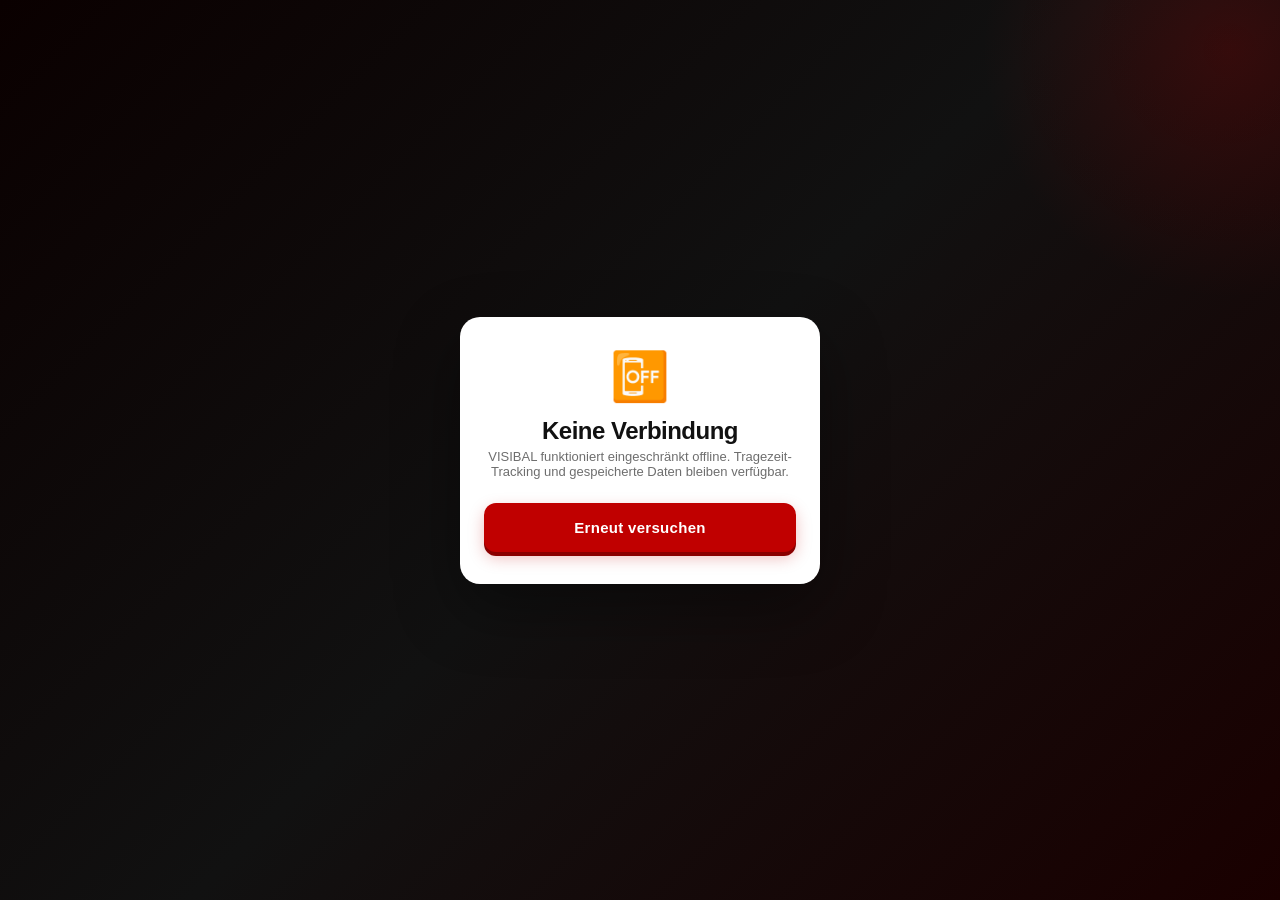
<file: Visibal app/offline.html>
<!DOCTYPE html>
<html lang="de"><head><meta charset="UTF-8"><meta name="viewport" content="width=device-width,initial-scale=1"><title>Offline</title><link rel="stylesheet" href="app.css"></head>
<body><div class="login-screen"><div class="login-card"><div style="font-size:48px;margin-bottom:12px;">📴</div><div class="login-title">Keine Verbindung</div><div class="login-sub">VISIBAL funktioniert eingeschränkt offline. Tragezeit-Tracking und gespeicherte Daten bleiben verfügbar.</div><button class="action-btn full-row" onclick="location.reload()" style="margin:0;">Erneut versuchen</button></div></div></body></html>
</file>
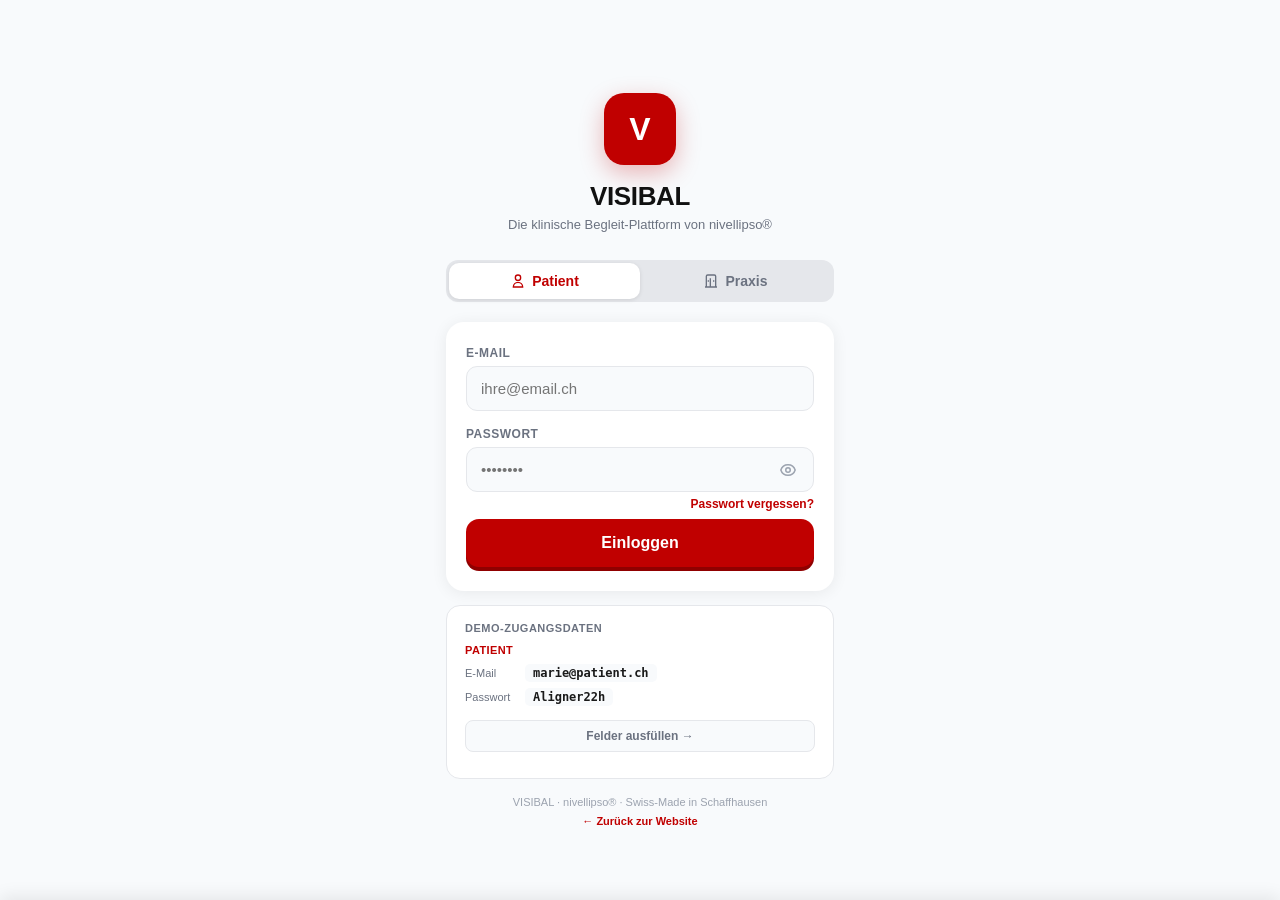
<file: Visibal app/patient.html>
<!DOCTYPE html>
<html lang="de">
<head>
<meta charset="UTF-8">
<meta name="viewport" content="width=device-width, initial-scale=1.0, viewport-fit=cover, user-scalable=no">
<meta name="apple-mobile-web-app-capable" content="yes">
<meta name="apple-mobile-web-app-status-bar-style" content="black-translucent">
<meta name="theme-color" content="#C00000">
<title>VISIBAL — Patient</title>
<link rel="manifest" href="manifest.json">
<link rel="stylesheet" href="app.css">
<style>
/* ── LANGUAGE MODAL ── */
.lang-overlay{position:fixed;inset:0;background:rgba(0,0,0,.45);z-index:2000;display:none;align-items:flex-end;animation:fadeUp .2s ease;}
.lang-overlay.show{display:flex;}
.lang-sheet{background:white;width:100%;border-radius:20px 20px 0 0;padding-bottom:max(16px, env(safe-area-inset-bottom));overflow:hidden;}
.lang-sheet-handle{width:40px;height:4px;background:var(--border);border-radius:2px;margin:12px auto 0;}
.lang-sheet-title{padding:14px 20px 12px;font-size:13px;font-weight:700;color:var(--grey);letter-spacing:1.2px;text-transform:uppercase;border-bottom:1px solid var(--border);}
.lang-opt{width:100%;background:none;border:none;padding:15px 20px;display:flex;align-items:center;gap:14px;text-align:left;border-bottom:1px solid var(--border);transition:background .12s;}
.lang-opt:last-child{border-bottom:none;}
.lang-opt:active{background:var(--bg);}
.lang-flag{font-size:22px;flex-shrink:0;}
.lang-label{flex:1;font-size:15px;font-weight:600;color:var(--text);}
.lang-check{color:var(--red);font-weight:700;font-size:16px;opacity:0;transition:opacity .15s;}
.lang-check.visible{opacity:1;}
/* ── TOAST ── */
.toast-container{position:fixed;bottom:calc(72px + env(safe-area-inset-bottom));left:50%;transform:translateX(-50%);z-index:3000;display:flex;flex-direction:column;align-items:center;gap:8px;pointer-events:none;}
.toast{background:rgba(26,26,26,.92);color:white;padding:10px 20px;border-radius:20px;font-size:13px;font-weight:500;white-space:nowrap;}
.toast.ok{background:rgba(0,140,60,.92);}
.toast.err{background:rgba(192,0,0,.92);}
/* ── ONBOARDING ── */
.onboard-overlay{position:fixed;inset:0;background:white;z-index:9999;display:none;flex-direction:column;align-items:center;justify-content:center;padding:32px 24px;}
.onboard-logo{width:72px;height:72px;background:var(--red);color:white;border-radius:20px;display:flex;align-items:center;justify-content:center;font-size:32px;font-weight:800;margin:0 auto 20px;}
.onboard-title{font-size:22px;font-weight:800;color:var(--black);text-align:center;margin-bottom:10px;}
.onboard-sub{font-size:14px;color:var(--grey);text-align:center;line-height:1.6;margin-bottom:24px;max-width:300px;}
.onboard-step{display:none;flex-direction:column;align-items:center;width:100%;max-width:320px;}
.onboard-step.active{display:flex;}
.onboard-features{list-style:none;text-align:left;margin-bottom:28px;width:100%;}
.onboard-features li{padding:9px 0;font-size:14px;color:var(--text);border-bottom:1px solid var(--border);}
.onboard-features li:last-child{border-bottom:none;}
.onboard-perm-ico{font-size:56px;margin-bottom:20px;}
.onboard-btn{width:100%;padding:16px;background:var(--red);color:white;border:none;border-radius:14px;font-size:16px;font-weight:700;cursor:pointer;margin-bottom:10px;box-shadow:0 4px 0 var(--red-dark);}
.onboard-btn-skip{background:none;border:none;color:var(--grey);font-size:14px;cursor:pointer;padding:8px;}
.onboard-dots{display:flex;gap:6px;margin-top:32px;}
.onboard-dot{width:8px;height:8px;border-radius:50%;background:var(--border);transition:background .2s;}
.onboard-dot.active{background:var(--red);}
/* ── CONFIRM SHEET ── */
.confirm-overlay{position:fixed;inset:0;background:rgba(0,0,0,.45);z-index:2100;display:none;align-items:flex-end;}
.confirm-overlay.show{display:flex;}
.confirm-sheet{background:white;width:100%;border-radius:20px 20px 0 0;padding:24px 20px max(24px,env(safe-area-inset-bottom));}
.confirm-title{font-size:17px;font-weight:700;color:var(--text);text-align:center;margin-bottom:6px;}
.confirm-sub{font-size:13px;color:var(--grey);text-align:center;margin-bottom:22px;}
.confirm-btns{display:flex;flex-direction:column;gap:10px;}
.confirm-btn{width:100%;padding:14px;border:none;border-radius:12px;font-size:15px;font-weight:600;cursor:pointer;}
.confirm-btn.primary{background:var(--red);color:white;}
.confirm-btn.secondary{background:var(--bg);color:var(--text);}
/* ── NOTIFICATION PANEL ── */
.notif-overlay{position:fixed;inset:0;background:rgba(0,0,0,.3);z-index:2100;display:none;flex-direction:column;}
.notif-overlay.show{display:flex;}
.notif-panel{background:white;width:100%;border-radius:0 0 20px 20px;max-height:60vh;overflow-y:auto;transform:translateY(-100%);transition:transform .25s ease;}
.notif-overlay.show .notif-panel{transform:translateY(0);}
.notif-head{display:flex;justify-content:space-between;align-items:center;padding:16px 20px 14px;border-bottom:1px solid var(--border);}
.notif-head-title{font-size:14px;font-weight:700;color:var(--text);}
.notif-close-btn{background:none;border:none;font-size:22px;line-height:1;color:var(--grey);cursor:pointer;padding:0;}
.notif-item{padding:14px 20px;border-bottom:1px solid var(--border);display:flex;gap:12px;align-items:flex-start;}
.notif-item:last-child{border-bottom:none;}
.notif-dot{width:8px;height:8px;border-radius:50%;background:var(--red);flex-shrink:0;margin-top:5px;}
.notif-body strong{display:block;font-size:13px;font-weight:600;color:var(--text);margin-bottom:2px;}
.notif-body span{font-size:11px;color:var(--grey);}
/* ── TIMER ANIMATION ── */
#timerCircle{transition:stroke-dashoffset 1.2s cubic-bezier(.4,0,.2,1),stroke .4s;}
#timerCircle.goal-reached{stroke:#2d8a4e;}
/* ── CHAT ERROR ── */
.chat-msg.error{background:#fff0f0;border-left:3px solid var(--red);color:#b00000;padding-left:12px;}
/* ── NOTIFICATION BADGE ── */
.app-top-btn{position:relative;}
.notif-badge{position:absolute;top:-3px;right:-3px;background:var(--red);color:white;font-size:9px;font-weight:700;min-width:16px;height:16px;border-radius:8px;display:flex;align-items:center;justify-content:center;border:2px solid white;pointer-events:none;line-height:1;}
/* ── PAIN REPORT ── */
.pain-card{padding:16px 14px;}
.pain-row{display:flex;justify-content:space-between;gap:4px;margin-bottom:8px;}
.pain-btn{flex:1;background:var(--bg);border:2px solid var(--border);border-radius:12px;padding:10px 4px;display:flex;flex-direction:column;align-items:center;gap:4px;font-size:22px;cursor:pointer;transition:all .15s;line-height:1;}
.pain-btn span{font-size:10px;font-weight:700;color:var(--grey);}
.pain-btn.active{border-color:var(--red);background:var(--red-light);}
.pain-btn.active span{color:var(--red);}
.pain-labels{display:flex;justify-content:space-between;font-size:10px;color:var(--grey-light);margin-bottom:10px;padding:0 4px;}
.pain-status{font-size:12px;color:var(--grey);text-align:center;padding-top:10px;border-top:1px solid var(--border);}
.pain-status.alert{color:var(--red);font-weight:600;}
/* ── CONSENT STEP ── */
.consent-box{background:var(--bg);border:1px solid var(--border);border-radius:10px;padding:14px;font-size:12px;color:var(--grey);line-height:1.6;max-height:120px;overflow-y:auto;margin-bottom:16px;text-align:left;width:100%;}
.consent-check-row{display:flex;align-items:flex-start;gap:10px;text-align:left;margin-bottom:20px;width:100%;}
.consent-check-row input[type=checkbox]{width:20px;height:20px;flex-shrink:0;margin-top:1px;cursor:pointer;accent-color:var(--red);}
.consent-check-row label{font-size:13px;color:var(--text);cursor:pointer;line-height:1.5;}
</style>
</head>
<body>

<div class="app">

  <!-- TOP BAR -->
  <header class="app-top">
    <div class="app-top-brand">
      <div class="app-top-logo">V</div>
      <div class="app-top-name">VISIBAL</div>
    </div>
    <div class="app-top-actions">
      <button class="app-top-btn" onclick="showNotifications()" id="notifBtn">
        <svg viewBox="0 0 24 24" fill="none" stroke="currentColor" stroke-width="2"><path d="M15 17h5l-1.405-1.405A2.032 2.032 0 0118 14.158V11a6.002 6.002 0 00-4-5.659V5a2 2 0 10-4 0v.341C7.67 6.165 6 8.388 6 11v3.159c0 .538-.214 1.055-.595 1.436L4 17h5m6 0v1a3 3 0 11-6 0v-1m6 0H9"/></svg>
        <span class="notif-badge" id="notifBadge">1</span>
      </button>
      <button class="app-top-btn" onclick="logout()">
        <svg viewBox="0 0 24 24" fill="none" stroke="currentColor" stroke-width="2"><path d="M17 16l4-4m0 0l-4-4m4 4H7m6 4v1a3 3 0 01-3 3H6a3 3 0 01-3-3V7a3 3 0 013-3h4a3 3 0 013 3v1"/></svg>
      </button>
    </div>
  </header>

  <!-- CONTENT -->
  <div class="app-content">

    <!-- VIEW: HOME -->
    <div class="view active" id="view-home">
      <div class="greeting">
        <div class="greeting-time" id="greetingTime">Guten Tag</div>
        <div class="greeting-name" id="greetingName">👋</div>
      </div>

      <!-- Progress Hero -->
      <div class="progress-hero">
        <div class="progress-phase-tag" id="progressPhaseTag">SOFT PHASE</div>
        <div class="progress-step" id="progressStep" data-i18n="stage_label">Stufe 1 von 8</div>
        <div class="progress-substep" id="progressSubstep" data-i18n="stage_sub">Three-Aligner · Dual Arch · Tag 1 dieser Stufe</div>
        <div class="progress-bar"><div class="progress-fill" id="progressFill" style="width:12%;"></div></div>
        <div class="progress-labels">
          <span data-i18n="soft_label">SOFT</span>
          <span data-i18n="pct_done" id="progressPct">12% abgeschlossen</span>
          <span data-i18n="intense_label">INTENSE</span>
        </div>
      </div>

      <!-- Reminder -->
      <div class="reminder-card ok">
        <div class="reminder-ico"><svg viewBox="0 0 24 24" fill="none" stroke="currentColor" stroke-width="2"><path d="M5 13l4 4L19 7"/></svg></div>
        <div class="reminder-text">
          <strong data-i18n="reminder_title">Heute: 21h 40min Tragezeit</strong>
          <span data-i18n="reminder_sub">Ziel fast erreicht — bleiben Sie dran!</span>
        </div>
      </div>

      <!-- Quick Stats -->
      <div class="quick-stats">
        <div class="stat-mini">
          <div class="stat-mini-n" id="statDaysInStage">1<em>d</em></div>
          <div class="stat-mini-l" data-i18n="stat_in_stage">In Stufe 1</div>
        </div>
        <div class="stat-mini">
          <div class="stat-mini-n">—</div>
          <div class="stat-mini-l" data-i18n="stat_to_phase">Bis Phase 3</div>
        </div>
        <div class="stat-mini">
          <div class="stat-mini-n" id="statCompliance">0<em>%</em></div>
          <div class="stat-mini-l" data-i18n="compliance">Compliance</div>
        </div>
      </div>

      <!-- Next Steps -->
      <div class="sec-label" data-i18n="today">Heute</div>
      <div class="card">
        <div style="display:flex;align-items:center;gap:12px;">
          <div style="width:40px;height:40px;background:var(--red-light);border-radius:10px;display:flex;align-items:center;justify-content:center;flex-shrink:0;">
            <svg viewBox="0 0 24 24" fill="none" stroke="var(--red)" stroke-width="2" width="20" height="20"><path d="M3 9a2 2 0 012-2h.93a2 2 0 001.664-.89l.812-1.22A2 2 0 0110.07 4h3.86a2 2 0 011.664.89l.812 1.22A2 2 0 0018.07 7H19a2 2 0 012 2v9a2 2 0 01-2 2H5a2 2 0 01-2-2V9z"/></svg>
          </div>
          <div style="flex:1;">
            <div style="font-size:14px;font-weight:700;color:var(--black);" data-i18n="photo_due">Foto-Dokumentation fällig</div>
            <div style="font-size:12px;color:var(--grey);margin-top:2px;" data-i18n="photo_due_sub">Frontal, lateral, okklusal</div>
          </div>
          <button class="action-btn" style="width:auto;padding:8px 14px;font-size:12px;margin:0;" onclick="switchView('photos')" data-i18n="now_btn">Jetzt</button>
        </div>
      </div>
      <div class="card">
        <div style="display:flex;align-items:center;gap:12px;">
          <div style="width:40px;height:40px;background:var(--ok-light);border-radius:10px;display:flex;align-items:center;justify-content:center;flex-shrink:0;">
            <svg viewBox="0 0 24 24" fill="none" stroke="var(--ok)" stroke-width="2" width="20" height="20"><path d="M5 13l4 4L19 7"/></svg>
          </div>
          <div style="flex:1;">
            <div style="font-size:14px;font-weight:700;color:var(--black);" data-i18n="wear_logged">Tragezeit erfasst</div>
            <div style="font-size:12px;color:var(--grey);margin-top:2px;" data-i18n="wear_logged_sub">Heute: 21h 40min · Gestern: 22h 12min</div>
          </div>
        </div>
      </div>

      <!-- Coming up -->
      <div class="sec-label" style="margin-top:24px;" data-i18n="upcoming">Demnächst</div>
      <div class="card">
        <div class="card-title" data-i18n="next_stage">Nächster Stufenwechsel</div>
        <div class="card-sub" id="nextStageSub" data-i18n="next_stage_sub">in 21 Tagen · Stufe 2 startet automatisch</div>
        <div style="display:flex;gap:8px;align-items:center;font-size:12px;color:var(--grey);">
          <svg viewBox="0 0 24 24" fill="none" stroke="currentColor" stroke-width="2" width="14" height="14"><path d="M12 8v4l3 3m6-3a9 9 0 11-18 0 9 9 0 0118 0z"/></svg>
          <span id="nextStageDate">—</span>
        </div>
      </div>
    </div>

    <!-- VIEW: TRACKING -->
    <div class="view" id="view-tracking">
      <div class="greeting">
        <div class="greeting-time" data-i18n="tracker_title">22h Tracker</div>
        <div class="greeting-name" data-i18n="tracker_sub">Heutige Tragezeit</div>
      </div>

      <!-- Timer Ring -->
      <div class="timer-card">
        <div class="timer-label" id="trackerDate">Heute</div>
        <div class="timer-ring">
          <svg viewBox="0 0 200 200">
            <circle class="timer-bg" cx="100" cy="100" r="85"/>
            <circle class="timer-fg" cx="100" cy="100" r="85" stroke-dasharray="534.07" stroke-dashoffset="79.2" id="timerCircle"/>
          </svg>
          <div class="timer-text">
            <div class="timer-hours" id="timerHours">21:40</div>
            <div class="timer-unit" data-i18n="of_22h">von 22h</div>
            <div class="timer-of" data-i18n="hours_min">Stunden:Minuten</div>
          </div>
        </div>
        <div class="timer-status ok" data-i18n="timer_status">✓ 20 Minuten bis Tagesziel</div>
        <button class="action-btn full-row" onclick="logWear()">
          <svg viewBox="0 0 24 24" fill="none" stroke="currentColor" stroke-width="2"><path d="M12 4v16m8-8H4"/></svg>
          <span data-i18n="log_wear">+ Schiene drin</span>
        </button>
        <button class="action-btn outline full-row" onclick="logRemove()" style="margin-top:8px;">
          <svg viewBox="0 0 24 24" fill="none" stroke="currentColor" stroke-width="2"><path d="M20 12H4"/></svg>
          <span data-i18n="aligner_removed">− Schiene raus (Pause)</span>
        </button>
      </div>

      <!-- Pain Report -->
      <div class="sec-label" style="margin-top:24px;" data-i18n="pain_label">Zwickt's wo?</div>
      <div style="font-size:12px;color:var(--grey);margin:-8px 0 10px;padding:0 4px;" data-i18n="pain_sub">Sag uns, wenn was drückt. Deine Praxis sieht das sofort.</div>
      <div class="card pain-card">
        <div class="pain-row">
          <button class="pain-btn" onclick="logPain(1)">😊<span>1</span></button>
          <button class="pain-btn" onclick="logPain(2)">😐<span>2</span></button>
          <button class="pain-btn" onclick="logPain(3)">😕<span>3</span></button>
          <button class="pain-btn" onclick="logPain(4)">😬<span>4</span></button>
          <button class="pain-btn" onclick="logPain(5)">😣<span>5</span></button>
        </div>
        <div class="pain-labels"><span data-i18n="pain_none">Kein Schmerz</span><span data-i18n="pain_severe">Stark</span></div>
        <div class="pain-status" id="painStatus" data-i18n="pain_none_today">Kein Schmerz heute gemeldet</div>
      </div>

      <!-- Week overview -->
      <div class="sec-label" data-i18n="last7">Letzte 7 Tage</div>
      <div class="card">
        <div style="display:flex;gap:6px;align-items:flex-end;height:80px;margin-bottom:10px;">
          <div style="flex:1;text-align:center;"><div style="background:var(--red);height:78%;border-radius:4px 4px 0 0;margin-bottom:4px;"></div><div style="font-size:9px;color:var(--grey);" data-i18n="day_mo">Mo</div></div>
          <div style="flex:1;text-align:center;"><div style="background:var(--red);height:88%;border-radius:4px 4px 0 0;margin-bottom:4px;"></div><div style="font-size:9px;color:var(--grey);" data-i18n="day_tu">Di</div></div>
          <div style="flex:1;text-align:center;"><div style="background:var(--warn);height:65%;border-radius:4px 4px 0 0;margin-bottom:4px;"></div><div style="font-size:9px;color:var(--grey);" data-i18n="day_we">Mi</div></div>
          <div style="flex:1;text-align:center;"><div style="background:var(--red);height:92%;border-radius:4px 4px 0 0;margin-bottom:4px;"></div><div style="font-size:9px;color:var(--grey);" data-i18n="day_th">Do</div></div>
          <div style="flex:1;text-align:center;"><div style="background:var(--red);height:90%;border-radius:4px 4px 0 0;margin-bottom:4px;"></div><div style="font-size:9px;color:var(--grey);" data-i18n="day_fr">Fr</div></div>
          <div style="flex:1;text-align:center;"><div style="background:var(--red);height:96%;border-radius:4px 4px 0 0;margin-bottom:4px;"></div><div style="font-size:9px;color:var(--grey);" data-i18n="day_sa">Sa</div></div>
          <div style="flex:1;text-align:center;"><div style="background:var(--red);height:88%;border-radius:4px 4px 0 0;margin-bottom:4px;"></div><div style="font-size:9px;color:var(--grey);font-weight:700;" data-i18n="day_today">Heute</div></div>
        </div>
        <div style="display:flex;justify-content:space-between;font-size:11px;color:var(--grey);">
          <span data-i18n="avg_wear">Ø 21h 28min</span>
          <span style="color:var(--ok);font-weight:700;" data-i18n="compliance_pct">94% Compliance</span>
        </div>
      </div>
      <button class="action-btn outline full-row" onclick="printWearReport()" style="margin-top:4px;">
        <svg viewBox="0 0 24 24" fill="none" stroke="currentColor" stroke-width="2"><path d="M17 17h2a2 2 0 002-2v-4a2 2 0 00-2-2H5a2 2 0 00-2 2v4a2 2 0 002 2h2m2 4h6a2 2 0 002-2v-4a2 2 0 00-2-2H9a2 2 0 00-2 2v4a2 2 0 002 2zm8-12V5a2 2 0 00-2-2H9a2 2 0 00-2 2v4h10z"/></svg>
        <span data-i18n="print_btn">Bericht drucken / PDF</span>
      </button>

      <!-- Reminder Settings -->
      <div class="sec-label" style="margin-top:24px;" data-i18n="reminders">Erinnerungen</div>
      <div class="list-section">
        <div class="list-row">
          <div class="list-row-ico"><svg viewBox="0 0 24 24" fill="none" stroke="currentColor" stroke-width="2"><path d="M15 17h5l-1.405-1.405A2.032 2.032 0 0118 14.158V11a6.002 6.002 0 00-4-5.659V5a2 2 0 10-4 0v.341C7.67 6.165 6 8.388 6 11v3.159c0 .538-.214 1.055-.595 1.436L4 17h5"/></svg></div>
          <div class="list-row-text">
            <div class="list-row-title" data-i18n="wear_reminder">Tragezeit-Erinnerung</div>
            <div class="list-row-sub" data-i18n="wear_reminder_sub">Bei Aligner-Entnahme >2h</div>
          </div>
          <label class="switch"><input type="checkbox" checked><span class="switch-slider"></span></label>
        </div>
        <div class="list-row">
          <div class="list-row-ico"><svg viewBox="0 0 24 24" fill="none" stroke="currentColor" stroke-width="2"><path d="M12 8v4l3 3m6-3a9 9 0 11-18 0 9 9 0 0118 0z"/></svg></div>
          <div class="list-row-text">
            <div class="list-row-title" data-i18n="stage_reminder">Stufenwechsel-Reminder</div>
            <div class="list-row-sub" data-i18n="stage_reminder_sub">24h vor dem Wechsel</div>
          </div>
          <label class="switch"><input type="checkbox" checked><span class="switch-slider"></span></label>
        </div>
        <div class="list-row">
          <div class="list-row-ico"><svg viewBox="0 0 24 24" fill="none" stroke="currentColor" stroke-width="2"><path d="M3 9a2 2 0 012-2h.93a2 2 0 001.664-.89l.812-1.22A2 2 0 0110.07 4h3.86a2 2 0 011.664.89l.812 1.22A2 2 0 0018.07 7H19a2 2 0 012 2v9a2 2 0 01-2 2H5a2 2 0 01-2-2V9z"/></svg></div>
          <div class="list-row-text">
            <div class="list-row-title" data-i18n="photo_reminder">Foto-Erinnerung</div>
            <div class="list-row-sub" data-i18n="photo_reminder_sub">Wöchentlich · Sonntag 19:00</div>
          </div>
          <label class="switch"><input type="checkbox" checked><span class="switch-slider"></span></label>
        </div>
      </div>
    </div>

    <!-- VIEW: CHAT -->
    <div class="view" id="view-chat">
      <div class="greeting">
        <div class="greeting-time" data-i18n="chat_title">Online-Assistent</div>
        <div class="greeting-name" data-i18n="chat_sub">Fragen Sie alles</div>
      </div>

      <div class="chat-messages" id="chatMessages">
        <div class="chat-msg bot" data-i18n="chat_greeting">Hallo Marie! 👋 Ich beantworte Ihre Fragen zur Behandlung — Schmerzen, Tragezeit, Essen, alles. In der REGULAR-Phase sind kleine Druckgefühle normal und gewünscht.</div>
      </div>

      <div class="chat-suggestions" id="chatSuggestions">
        <button class="chat-sugg-btn" onclick="quickAsk(this.textContent)" data-i18n="sugg1">Schiene drückt — normal?</button>
        <button class="chat-sugg-btn" onclick="quickAsk(this.textContent)" data-i18n="sugg2">Was darf ich essen?</button>
        <button class="chat-sugg-btn" onclick="quickAsk(this.textContent)" data-i18n="sugg3">Stufenwechsel: wann?</button>
        <button class="chat-sugg-btn" onclick="quickAsk(this.textContent)" data-i18n="sugg4">Schmerzen lindern</button>
      </div>
    </div>
    <div class="chat-input-area" id="chatInputArea" style="display:none;">
      <input class="chat-input-field" id="chatInput" placeholder="Frage eingeben..." onkeypress="if(event.key==='Enter')sendMessage()">
      <button class="chat-send-btn" onclick="sendMessage()"><svg viewBox="0 0 24 24" fill="none" stroke="currentColor" stroke-width="2"><path d="M22 2L11 13M22 2l-7 20-4-9-9-4 20-7z"/></svg></button>
    </div>

    <!-- hidden camera input -->
    <input type="file" id="photoInput" accept="image/*" style="display:none;" onchange="onPhotoSelected(this)">

    <!-- VIEW: PHOTOS -->
    <div class="view" id="view-photos">
      <div class="greeting">
        <div class="greeting-time" data-i18n="photos_title">Foto-Dokumentation</div>
        <div class="greeting-name" data-i18n="photos_sub">Sieh, wie dein Lächeln wächst</div>
      </div>

      <!-- Photo Actions -->
      <div class="sec-label" data-i18n="new_photo">Neue Aufnahme</div>
      <div style="font-size:12px;color:var(--grey);margin:-8px 0 10px;padding:0 4px;" data-i18n="photos_rule">Drei Fotos. Drei Klicks.</div>
      <div class="photo-actions">
        <button class="photo-action-btn" onclick="takePhoto('frontal')">
          <div class="photo-action-ico"><svg viewBox="0 0 24 24" fill="none" stroke="currentColor" stroke-width="2"><path d="M3 9a2 2 0 012-2h.93a2 2 0 001.664-.89l.812-1.22A2 2 0 0110.07 4h3.86a2 2 0 011.664.89l.812 1.22A2 2 0 0018.07 7H19a2 2 0 012 2v9a2 2 0 01-2 2H5a2 2 0 01-2-2V9z"/><circle cx="12" cy="13" r="3"/></svg></div>
          <div class="photo-action-label" data-i18n="frontal">Von vorne</div>
          <div class="photo-action-sub" data-i18n="frontal_sub">Lächel rein.</div>
        </button>
        <button class="photo-action-btn" onclick="takePhoto('lateral')">
          <div class="photo-action-ico"><svg viewBox="0 0 24 24" fill="none" stroke="currentColor" stroke-width="2"><path d="M3 9a2 2 0 012-2h.93a2 2 0 001.664-.89l.812-1.22A2 2 0 0110.07 4h3.86a2 2 0 011.664.89l.812 1.22A2 2 0 0018.07 7H19a2 2 0 012 2v9a2 2 0 01-2 2H5a2 2 0 01-2-2V9z"/><circle cx="12" cy="13" r="3"/></svg></div>
          <div class="photo-action-label" data-i18n="lateral">Von der Seite</div>
          <div class="photo-action-sub" data-i18n="lateral_sub">Kopf zur Seite</div>
        </button>
        <button class="photo-action-btn" onclick="takePhoto('occlusal')" style="grid-column:1/-1;flex-direction:row;justify-content:flex-start;gap:14px;text-align:left;padding:16px 20px;">
          <div class="photo-action-ico" style="flex-shrink:0;"><svg viewBox="0 0 24 24" fill="none" stroke="currentColor" stroke-width="2"><path d="M3 9a2 2 0 012-2h.93a2 2 0 001.664-.89l.812-1.22A2 2 0 0110.07 4h3.86a2 2 0 011.664.89l.812 1.22A2 2 0 0018.07 7H19a2 2 0 012 2v9a2 2 0 01-2 2H5a2 2 0 01-2-2V9z"/><circle cx="12" cy="13" r="3"/></svg></div>
          <div>
            <div class="photo-action-label" data-i18n="occlusal">Von oben (Mund auf)</div>
            <div class="photo-action-sub" data-i18n="occlusal_sub">Mund weit öffnen</div>
          </div>
        </button>
      </div>

      <!-- Timeline -->
      <div class="sec-label" data-i18n="timeline">Dein Weg bisher</div>
      <div style="display:grid;grid-template-columns:repeat(2,1fr);gap:10px;margin-bottom:14px;">
        <div style="background:white;border:1px solid var(--border);border-radius:10px;padding:10px;">
          <div style="aspect-ratio:1;background:linear-gradient(135deg,#fceaea,#fcf0f0);border-radius:6px;margin-bottom:8px;display:flex;align-items:center;justify-content:center;font-size:32px;">😬</div>
          <div style="font-size:11px;font-weight:700;color:var(--black);">Stufe 1 · 14.03</div>
          <div style="font-size:10px;color:var(--grey);" data-i18n="start_photo">Startaufnahme</div>
        </div>
        <div style="background:white;border:1px solid var(--border);border-radius:10px;padding:10px;border-top:3px solid var(--red);">
          <div id="currentPhotoThumb" style="aspect-ratio:1;background:linear-gradient(135deg,#fcf0f0,#fff5f5);border-radius:6px;margin-bottom:8px;display:flex;align-items:center;justify-content:center;font-size:32px;overflow:hidden;background-size:cover;background-position:center;">😊</div>
          <div style="font-size:11px;font-weight:700;color:var(--black);">Stufe 8 · 18.05</div>
          <div style="font-size:10px;color:var(--red);font-weight:700;" data-i18n="current_label">Aktuell</div>
        </div>
      </div>

      <div class="card" style="background:var(--bg);border:1px dashed var(--border);text-align:center;">
        <div style="font-size:24px;margin-bottom:6px;">📸</div>
        <div id="lastPhotoText" style="font-size:13px;font-weight:700;color:var(--text);margin-bottom:4px;" data-i18n="last_photo">Letzte Aufnahme: 24 Tage</div>
        <div style="font-size:11px;color:var(--grey);" data-i18n="photo_recommend">Wir empfehlen alle 2 Wochen neue Fotos</div>
      </div>
    </div>

    <!-- VIEW: PROFILE -->
    <div class="view" id="view-profile">
      <div class="greeting">
        <div class="greeting-time" data-i18n="profile_title">Profil</div>
        <div class="greeting-name" id="profileName">—</div>
      </div>

      <!-- Practice Info -->
      <div class="sec-label" data-i18n="my_practice">Meine Praxis</div>
      <div class="card">
        <div style="display:flex;gap:12px;align-items:center;">
          <div style="width:48px;height:48px;background:var(--red-light);border-radius:50%;display:flex;align-items:center;justify-content:center;flex-shrink:0;">
            <svg viewBox="0 0 24 24" fill="none" stroke="var(--red)" stroke-width="2" width="22" height="22"><path d="M19 21V5a2 2 0 00-2-2H7a2 2 0 00-2 2v16m14 0H5m14 0h2M5 21H3m4-9h2m6 0h2m-6 0v9m0-9V8m-6 4v9"/></svg>
          </div>
          <div style="flex:1;">
            <div style="font-size:15px;font-weight:700;color:var(--black);">Dr. med. dent. Schmidt</div>
            <div style="font-size:12px;color:var(--grey);" data-i18n="practice_sub">Kieferorthopädie · Schaffhausen</div>
          </div>
        </div>
        <div style="display:grid;grid-template-columns:1fr 1fr;gap:8px;margin-top:14px;">
          <button class="action-btn outline" style="margin:0;font-size:12px;padding:10px;" onclick="window.location.href='tel:+41520000000'">
            <svg viewBox="0 0 24 24" fill="none" stroke="currentColor" stroke-width="2" width="14" height="14" style="display:inline;margin-right:5px;vertical-align:middle;"><path d="M3 5a2 2 0 012-2h3.28a1 1 0 01.948.684l1.498 4.493a1 1 0 01-.502 1.21l-2.257 1.13a11.042 11.042 0 005.516 5.516l1.13-2.257a1 1 0 011.21-.502l4.493 1.498a1 1 0 01.684.949V19a2 2 0 01-2 2h-1C9.716 21 3 14.284 3 6V5z"/></svg>
            <span data-i18n="call">Anrufen</span>
          </button>
          <button class="action-btn outline" style="margin:0;font-size:12px;padding:10px;" onclick="window.location.href='sms:+41520000000'">
            <svg viewBox="0 0 24 24" fill="none" stroke="currentColor" stroke-width="2" width="14" height="14" style="display:inline;margin-right:5px;vertical-align:middle;"><path d="M8 12h.01M12 12h.01M16 12h.01M21 12c0 4.418-4.03 8-9 8a9.863 9.863 0 01-4.255-.949L3 20l1.395-3.72C3.512 15.042 3 13.574 3 12c0-4.418 4.03-8 9-8s9 3.582 9 8z"/></svg>
            <span data-i18n="message">Nachricht</span>
          </button>
        </div>
      </div>

      <!-- Settings -->
      <div class="sec-label" style="margin-top:24px;" data-i18n="settings">Einstellungen</div>
      <div class="list-section">
        <!-- Language row — opens picker -->
        <div class="list-row" onclick="openLangPicker()" style="cursor:pointer;">
          <div class="list-row-ico"><svg viewBox="0 0 24 24" fill="none" stroke="currentColor" stroke-width="2"><path d="M3 5h12M9 3v2m1.048 9.5A18.022 18.022 0 016.412 9m6.088 9h7M11 21l5-10 5 10M12.751 5C11.783 10.77 8.07 15.61 3 18.129"/></svg></div>
          <div class="list-row-text">
            <div class="list-row-title" data-i18n="language">Sprache</div>
            <div class="list-row-sub" id="langSubText" data-i18n="lang_sub">Deutsch (CH)</div>
          </div>
          <svg class="list-row-arrow" viewBox="0 0 12 18" fill="none" width="8" height="12"><path d="M1 1l8 8-8 8" stroke="currentColor" stroke-width="2"/></svg>
        </div>
        <!-- Dark mode toggle -->
        <div class="list-row">
          <div class="list-row-ico"><svg viewBox="0 0 24 24" fill="none" stroke="currentColor" stroke-width="2"><path d="M20.354 15.354A9 9 0 018.646 3.646 9.003 9.003 0 0012 21a9.003 9.003 0 008.354-5.646z"/></svg></div>
          <div class="list-row-text">
            <div class="list-row-title">Dunkles Design</div>
            <div class="list-row-sub" id="darkModeSubText">Aus</div>
          </div>
          <label class="switch" onclick="event.stopPropagation()"><input type="checkbox" id="darkModeToggle" onchange="toggleDarkMode()"><span class="switch-slider"></span></label>
        </div>
        <div class="list-row">
          <div class="list-row-ico"><svg viewBox="0 0 24 24" fill="none" stroke="currentColor" stroke-width="2"><path d="M15 17h5l-1.405-1.405A2.032 2.032 0 0118 14.158V11a6.002 6.002 0 00-4-5.659V5a2 2 0 10-4 0v.341C7.67 6.165 6 8.388 6 11v3.159c0 .538-.214 1.055-.595 1.436L4 17h5m6 0v1a3 3 0 11-6 0v-1m6 0H9"/></svg></div>
          <div class="list-row-text">
            <div class="list-row-title" data-i18n="notifs">Benachrichtigungen</div>
            <div class="list-row-sub" data-i18n="notifs_sub">3 aktiv</div>
          </div>
          <svg class="list-row-arrow" viewBox="0 0 12 18" fill="none" width="8" height="12"><path d="M1 1l8 8-8 8" stroke="currentColor" stroke-width="2"/></svg>
        </div>
        <div class="list-row" onclick="window.location.href='privacy.html'" style="cursor:pointer;">
          <div class="list-row-ico"><svg viewBox="0 0 24 24" fill="none" stroke="currentColor" stroke-width="2"><path d="M9 12l2 2 4-4m5.618-4.016A11.955 11.955 0 0112 2.944a11.955 11.955 0 01-8.618 3.04A12.02 12.02 0 003 9c0 5.591 3.824 10.29 9 11.622 5.176-1.332 9-6.03 9-11.622 0-1.042-.133-2.052-.382-3.016z"/></svg></div>
          <div class="list-row-text">
            <div class="list-row-title" data-i18n="privacy">Datenschutz</div>
            <div class="list-row-sub" data-i18n="privacy_sub">DSGVO-konform</div>
          </div>
          <svg class="list-row-arrow" viewBox="0 0 12 18" fill="none" width="8" height="12"><path d="M1 1l8 8-8 8" stroke="currentColor" stroke-width="2"/></svg>
        </div>
      </div>

      <div class="list-section">
        <div class="list-row" onclick="exportUserData()" style="cursor:pointer;">
          <div class="list-row-ico"><svg viewBox="0 0 24 24" fill="none" stroke="currentColor" stroke-width="2"><path d="M4 16v1a3 3 0 003 3h10a3 3 0 003-3v-1m-4-4l-4 4m0 0l-4-4m4 4V4"/></svg></div>
          <div class="list-row-text">
            <div class="list-row-title" data-i18n="export_title">Meine Daten exportieren</div>
            <div class="list-row-sub" data-i18n="export_sub">DSGVO Art. 20 — JSON-Download</div>
          </div>
          <svg class="list-row-arrow" viewBox="0 0 12 18" fill="none" width="8" height="12"><path d="M1 1l8 8-8 8" stroke="currentColor" stroke-width="2"/></svg>
        </div>
        <div class="list-row" onclick="resetDemo()" style="cursor:pointer;">
          <div class="list-row-ico" style="background:#ffe8e8;color:var(--red);"><svg viewBox="0 0 24 24" fill="none" stroke="currentColor" stroke-width="2"><path d="M4 4v5h.582m15.356 2A8.001 8.001 0 004.582 9m0 0H9m11 11v-5h-.581m0 0a8.003 8.003 0 01-15.357-2m15.357 2H15"/></svg></div>
          <div class="list-row-text">
            <div class="list-row-title" style="color:var(--red);" data-i18n="reset_title">Demo zurücksetzen</div>
            <div class="list-row-sub" data-i18n="reset_sub">Alle lokalen Daten löschen</div>
          </div>
        </div>
      </div>

      <div class="list-section">
        <div class="list-row" onclick="window.location.href='help.html'" style="cursor:pointer;">
          <div class="list-row-ico"><svg viewBox="0 0 24 24" fill="none" stroke="currentColor" stroke-width="2"><path d="M13 16h-1v-4h-1m1-4h.01M21 12a9 9 0 11-18 0 9 9 0 0118 0z"/></svg></div>
          <div class="list-row-text">
            <div class="list-row-title" data-i18n="help">Hilfe & FAQ</div>
            <div class="list-row-sub" data-i18n="help_sub">Häufige Fragen</div>
          </div>
          <svg class="list-row-arrow" viewBox="0 0 12 18" fill="none" width="8" height="12"><path d="M1 1l8 8-8 8" stroke="currentColor" stroke-width="2"/></svg>
        </div>
        <div class="list-row" onclick="logout()" style="cursor:pointer;">
          <div class="list-row-ico" style="background:#ffe8e8;color:var(--red);"><svg viewBox="0 0 24 24" fill="none" stroke="currentColor" stroke-width="2"><path d="M17 16l4-4m0 0l-4-4m4 4H7m6 4v1a3 3 0 01-3 3H6a3 3 0 01-3-3V7a3 3 0 013-3h4a3 3 0 013 3v1"/></svg></div>
          <div class="list-row-text">
            <div class="list-row-title" style="color:var(--red);" data-i18n="logout_txt">Abmelden</div>
          </div>
        </div>
      </div>

      <div style="text-align:center;padding:20px 0;font-size:10px;color:var(--grey-light);">
        VISIBAL v1.0 · nivellipso®<br>
        Swiss-Made in Schaffhausen
      </div>
    </div>

  </div>

  <!-- BOTTOM TABS -->
  <nav class="app-tabs">
    <button class="app-tab active" onclick="switchView('home',this)">
      <svg viewBox="0 0 24 24" fill="none" stroke="currentColor" stroke-width="2"><path d="M3 12l2-2m0 0l7-7 7 7M5 10v10a1 1 0 001 1h3m10-11l2 2m-2-2v10a1 1 0 01-1 1h-3m-6 0a1 1 0 001-1v-4a1 1 0 011-1h2a1 1 0 011 1v4a1 1 0 001 1m-6 0h6"/></svg>
      <span data-i18n="tab_home">Home</span>
    </button>
    <button class="app-tab" onclick="switchView('tracking',this)">
      <svg viewBox="0 0 24 24" fill="none" stroke="currentColor" stroke-width="2"><path d="M12 8v4l3 3m6-3a9 9 0 11-18 0 9 9 0 0118 0z"/></svg>
      <span data-i18n="tab_tracking">22h</span>
    </button>
    <button class="app-tab" onclick="switchView('chat',this)">
      <svg viewBox="0 0 24 24" fill="none" stroke="currentColor" stroke-width="2"><path d="M8 12h.01M12 12h.01M16 12h.01M21 12c0 4.418-4.03 8-9 8a9.863 9.863 0 01-4.255-.949L3 20l1.395-3.72C3.512 15.042 3 13.574 3 12c0-4.418 4.03-8 9-8s9 3.582 9 8z"/></svg>
      <span data-i18n="tab_chat">Online-Chat</span>
    </button>
    <button class="app-tab" onclick="switchView('photos',this)">
      <svg viewBox="0 0 24 24" fill="none" stroke="currentColor" stroke-width="2"><path d="M3 9a2 2 0 012-2h.93a2 2 0 001.664-.89l.812-1.22A2 2 0 0110.07 4h3.86a2 2 0 011.664.89l.812 1.22A2 2 0 0018.07 7H19a2 2 0 012 2v9a2 2 0 01-2 2H5a2 2 0 01-2-2V9z"/><circle cx="12" cy="13" r="3"/></svg>
      <span data-i18n="tab_photos">Fotos</span>
    </button>
    <button class="app-tab" onclick="switchView('profile',this)">
      <svg viewBox="0 0 24 24" fill="none" stroke="currentColor" stroke-width="2"><path d="M16 7a4 4 0 11-8 0 4 4 0 018 0zM12 14a7 7 0 00-7 7h14a7 7 0 00-7-7z"/></svg>
      <span data-i18n="tab_profile">Profil</span>
    </button>
  </nav>
</div>

<!-- TOAST CONTAINER -->
<div class="toast-container" id="toastContainer"></div>

<!-- CONFIRM MODAL -->
<div class="confirm-overlay" id="confirmModal">
  <div class="confirm-sheet">
    <div class="confirm-title" id="confirmTitle"></div>
    <div class="confirm-sub" id="confirmSub"></div>
    <div class="confirm-btns">
      <button class="confirm-btn primary" id="confirmYesBtn" onclick="doConfirm()"></button>
      <button class="confirm-btn secondary" id="confirmNoBtn" onclick="closeConfirm()"></button>
    </div>
  </div>
</div>

<!-- NOTIFICATION PANEL -->
<div class="notif-overlay" id="notifOverlay" onclick="closeNotifs()">
  <div class="notif-panel" onclick="event.stopPropagation()">
    <div class="notif-head">
      <div class="notif-head-title" id="notifTitle">🔔</div>
      <button class="notif-close-btn" onclick="closeNotifs()">×</button>
    </div>
    <div id="notifList"></div>
  </div>
</div>

<!-- ── LANGUAGE PICKER MODAL ── -->
<div class="lang-overlay" id="langModal" onclick="closeLangPicker()">
  <div class="lang-sheet" onclick="event.stopPropagation()">
    <div class="lang-sheet-handle"></div>
    <div class="lang-sheet-title">Language / Sprache</div>
    <button class="lang-opt" onclick="setAppLang('de')">
      <span class="lang-flag">🇩🇪</span>
      <span class="lang-label">Deutsch</span>
      <span class="lang-check" id="lc-de">✓</span>
    </button>
    <button class="lang-opt" onclick="setAppLang('en')">
      <span class="lang-flag">🇬🇧</span>
      <span class="lang-label">English</span>
      <span class="lang-check" id="lc-en">✓</span>
    </button>
    <button class="lang-opt" onclick="setAppLang('fr')">
      <span class="lang-flag">🇫🇷</span>
      <span class="lang-label">Français</span>
      <span class="lang-check" id="lc-fr">✓</span>
    </button>
    <button class="lang-opt" onclick="setAppLang('it')">
      <span class="lang-flag">🇮🇹</span>
      <span class="lang-label">Italiano</span>
      <span class="lang-check" id="lc-it">✓</span>
    </button>
    <button class="lang-opt" onclick="setAppLang('ru')">
      <span class="lang-flag">🇷🇺</span>
      <span class="lang-label">Русский</span>
      <span class="lang-check" id="lc-ru">✓</span>
    </button>
    <button class="lang-opt" onclick="setAppLang('es')">
      <span class="lang-flag">🇪🇸</span>
      <span class="lang-label">Español</span>
      <span class="lang-check" id="lc-es">✓</span>
    </button>
  </div>
</div>

<script src="app.js"></script>
<script>
if (localStorage.getItem('visibal_role') !== 'patient') { window.location.replace('index.html'); }
// ── TRANSLATIONS ──────────────────────────────────────────
const VISIBAL_T = {
  de: {
    morning:'Guten Morgen', afternoon:'Guten Tag', evening:'Guten Abend',
    stage_label:'Stufe 8 von 14', stage_sub:'Three-Aligner · Dual Arch · Tag 17 dieser Stufe',
    soft_done:'SOFT ✓', soft_label:'SOFT', pct_done:'57% abgeschlossen', intense_label:'INTENSE',
    reminder_title:'Heute: 21h 40min Tragezeit', reminder_sub:'Ziel fast erreicht — bleib dran!',
    stat_in_stage:'In Stufe 8', stat_to_phase:'Bis Phase 3', compliance:'Compliance',
    today:'Heute', upcoming:'Demnächst',
    photo_due:'Foto-Dokumentation fällig', photo_due_sub:'Frontal, lateral, okklusal', now_btn:'Jetzt',
    wear_logged:'Tragezeit erfasst', wear_logged_sub:'Heute: 21h 40min · Gestern: 22h 12min',
    next_stage:'Nächster Stufenwechsel', next_stage_sub:'in 3 Tagen · Stufe 9 startet automatisch',
    tracker_title:'22h Tracker', tracker_sub:'Heutige Tragezeit',
    of_22h:'von 22h', hours_min:'Stunden:Minuten',
    timer_status:'✓ 20 Minuten bis Tagesziel',
    log_wear:'+ Schiene drin', aligner_removed:'− Schiene raus (Pause)',
    last7:'Diese Woche',
    day_mo:'Mo', day_tu:'Di', day_we:'Mi', day_th:'Do', day_fr:'Fr', day_sa:'Sa', day_today:'Heute',
    avg_wear:'Ø 21h 28min', compliance_pct:'94% Compliance',
    reminders:'Erinnerungen',
    wear_reminder:'Tragezeit-Erinnerung', wear_reminder_sub:'Bei Aligner-Entnahme >2h',
    stage_reminder:'Stufenwechsel-Reminder', stage_reminder_sub:'24h vor dem Wechsel',
    photo_reminder:'Foto-Erinnerung', photo_reminder_sub:'Wöchentlich · Sonntag 19:00',
    chat_title:'Online-Assistent', chat_sub:'Frag uns alles',
    chat_greeting:'Hallo! 👋 Ich beantworte deine Fragen zur Behandlung — Schmerzen, Tragezeit, Essen, alles. Frag mich jederzeit.',
    sugg1:'Schiene drückt — normal?', sugg2:'Was darf ich essen?', sugg3:'Stufenwechsel: wann?', sugg4:'Schmerzen lindern',
    photos_title:'Foto-Dokumentation', photos_sub:'Sieh, wie dein Lächeln wächst',
    new_photo:'Neue Aufnahme', photos_rule:'Drei Fotos. Drei Klicks.',
    frontal:'Von vorne', frontal_sub:'Lächel rein.',
    lateral:'Von der Seite', lateral_sub:'Kopf zur Seite',
    occlusal:'Von oben (Mund auf)', occlusal_sub:'Mund weit öffnen', timeline:'Dein Weg bisher',
    start_photo:'Startaufnahme', current_label:'Aktuell',
    last_photo:'Letzte Aufnahme: 24 Tage', photo_recommend:'Wir empfehlen alle 2 Wochen neue Fotos',
    profile_title:'Profil', my_practice:'Meine Praxis',
    practice_sub:'Kieferorthopädie · Schaffhausen',
    call:'Anrufen', message:'Nachricht', settings:'Einstellungen',
    language:'Sprache', lang_sub:'Deutsch (CH)',
    notifs:'Benachrichtigungen', notifs_sub:'3 aktiv',
    privacy:'Datenschutz', privacy_sub:'DSGVO-konform',
    help:'Hilfe & FAQ', help_sub:'Häufige Fragen', logout_txt:'Abmelden',
    tab_home:'Home', tab_tracking:'22h', tab_chat:'Online-Chat', tab_photos:'Fotos', tab_profile:'Du',
    chat_input_ph:'Frage eingeben...',
    chat_system:'Du bist der VISIBAL Online-Assistent für Aligner-Patienten. Aktueller Stand: REGULAR-Phase, Stufe 8/14, Three-Aligner-System. Beantworte Fragen zu Schmerzen, Tragezeit (22h-Regel), Essen, Phasenwechsel, Pflege, Notfällen. Antworte warm und per du. Max. 3 Sätze. Auf Deutsch.',
    pain_label:'Zwickt\'s wo?', pain_sub:'Sag uns, wenn was drückt. Deine Praxis sieht das sofort.',
    pain_none:'Kein Schmerz', pain_severe:'Stark',
    pain_none_today:'Kein Schmerz heute gemeldet',
    pain_reported_at:'heute {time} Uhr gemeldet', pain_alert_sent:'Schmerz-Alert an Praxis gesendet ✓',
    export_title:'Meine Daten exportieren', export_sub:'DSGVO Art. 20 — JSON-Download', export_done:'Daten exportiert ✓',
    reset_title:'Demo zurücksetzen', reset_sub:'Alle lokalen Daten löschen',
    reset_confirm_title:'Demo zurücksetzen?', reset_confirm_sub:'Alle lokalen Daten werden gelöscht. Das Onboarding startet neu.', reset_ok:'Zurücksetzen', reset_cancel:'Abbrechen',
    ob1_title:'Willkommen bei VISIBAL', ob1_sub:'Deine smarte Begleitung für die nivellipso® Aligner-Behandlung.',
    ob1_btn:'Loslegen →',
    ob2_title:'Drei einfache Regeln',
    ob2_r1:'⏱ 22h — Aligner täglich 22 Stunden tragen',
    ob2_r2:'📸 Fotos — Alle 2 Wochen 3 Fotos machen',
    ob2_r3:'👆 Tippen — Schmerzen sofort über die App melden',
    ob2_btn:'Verstanden →',
    ob3_title:'Deine Daten, dein Schutz',
    ob3_b1:'🔒 Daten bleiben in der EU (Frankfurt)',
    ob3_b2:'👩‍⚕️ Nur deine Praxis hat Zugang',
    ob3_b3:'❌ Keine Diagnosen durch die App',
    ob3_b4:'📤 Export & Löschung jederzeit möglich',
    ob3_btn:'Ich verstehe und stimme zu →',
    ob_skip:'Überspringen', ob_back:'← Zurück',
    ob4_title:'Fast fertig!', ob4_sub:'Damit wir dich persönlich ansprechen können.',
    ob4_firstname:'Vorname', ob4_fullname:'Vollständiger Name',
    ob4_aligner_nr:'Schiene Nr.', ob4_total:'Gesamt',
    ob4_btn:'Los geht\'s →',
    print_btn:'Bericht drucken / PDF',
    rpt_title:'VISIBAL — Tragezeit-Bericht', rpt_created:'Erstellt', rpt_patient:'Patient', rpt_practice:'Praxis',
    rpt_today:'Heute', rpt_stage:'Stufe', rpt_phase:'Phase',
    rpt_col_day:'Tag', rpt_col_wear:'Tragezeit', rpt_col_status:'Status',
    rpt_goal_met:'✓ Ziel erreicht', rpt_below_goal:'⚠ Unter Ziel',
    rpt_mon:'Montag', rpt_tue:'Dienstag', rpt_wed:'Mittwoch', rpt_thu:'Donnerstag', rpt_fri:'Freitag', rpt_sat:'Samstag',
    rpt_footer:'VISIBAL v1.0 · nivellipso® · Swiss-Made · Erstellt'
  },
  en: {
    morning:'Good Morning', afternoon:'Good Afternoon', evening:'Good Evening',
    stage_label:'Stage 8 of 14', stage_sub:'Three-Aligner · Dual Arch · Day 17 of this stage',
    soft_done:'SOFT ✓', soft_label:'SOFT', pct_done:'57% complete', intense_label:'INTENSE',
    reminder_title:'Today: 21h 40min wear time', reminder_sub:'Almost at goal — keep it up!',
    stat_in_stage:'In Stage 8', stat_to_phase:'To Phase 3', compliance:'Compliance',
    today:'Today', upcoming:'Upcoming',
    photo_due:'Photo documentation due', photo_due_sub:'Frontal, lateral, occlusal', now_btn:'Now',
    wear_logged:'Wear time logged', wear_logged_sub:'Today: 21h 40min · Yesterday: 22h 12min',
    next_stage:'Next stage change', next_stage_sub:'in 3 days · Stage 9 starts automatically',
    tracker_title:'22h Tracker', tracker_sub:"Today's Wear Time",
    of_22h:'of 22h', hours_min:'Hours:Minutes',
    timer_status:'✓ 20 minutes to daily goal',
    log_wear:'+ Aligner in', aligner_removed:'− Aligner out (pause)',
    last7:'This Week',
    day_mo:'Mo', day_tu:'Tu', day_we:'We', day_th:'Th', day_fr:'Fr', day_sa:'Sa', day_today:'Today',
    avg_wear:'Avg 21h 28min', compliance_pct:'94% Compliance',
    reminders:'Reminders',
    wear_reminder:'Wear time reminder', wear_reminder_sub:'When aligner removed >2h',
    stage_reminder:'Stage change reminder', stage_reminder_sub:'24h before the change',
    photo_reminder:'Photo reminder', photo_reminder_sub:'Weekly · Sunday 7:00 PM',
    chat_title:'Online Assistant', chat_sub:'Ask anything',
    chat_greeting:'Hello! 👋 I can answer your questions about treatment — pain, wear time, eating, everything. Ask me anytime.',
    sugg1:'Aligner feels tight — normal?', sugg2:'What can I eat?', sugg3:'Stage change: when?', sugg4:'Relieve discomfort',
    photos_title:'Photo Documentation', photos_sub:'Watch your smile transform',
    new_photo:'New Photo', photos_rule:'Three photos. Three taps.',
    frontal:'Front view', frontal_sub:'Show your smile.',
    lateral:'Side view', lateral_sub:'Tilt head sideways',
    occlusal:'From above (mouth open)', occlusal_sub:'Open wide', timeline:'Your journey so far',
    start_photo:'Start photo', current_label:'Current',
    last_photo:'Last photo: 24 days ago', photo_recommend:'We recommend new photos every 2 weeks',
    profile_title:'Profile', my_practice:'My Practice',
    practice_sub:'Orthodontics · Schaffhausen',
    call:'Call', message:'Message', settings:'Settings',
    language:'Language', lang_sub:'English',
    notifs:'Notifications', notifs_sub:'3 active',
    privacy:'Privacy', privacy_sub:'GDPR compliant',
    help:'Help & FAQ', help_sub:'Frequently asked questions', logout_txt:'Log out',
    tab_home:'Home', tab_tracking:'22h', tab_chat:'Chat', tab_photos:'Photos', tab_profile:'Profile',
    chat_input_ph:'Type a question...',
    chat_system:'You are the VISIBAL online assistant for aligner patients. Current status: REGULAR phase, stage 8/14, Three-Aligner system. Answer questions about pain, wear time (22h rule), eating, phase changes, care, emergencies. Reply warmly and clearly. Max 3 sentences. In English.',
    pain_label:'Anything hurting?', pain_sub:'Tell us if something hurts. Your practice sees it instantly.',
    pain_none:'No Pain', pain_severe:'Severe',
    pain_none_today:'No pain reported today',
    pain_reported_at:'reported today at {time}', pain_alert_sent:'Pain alert sent to practice ✓',
    export_title:'Export my data', export_sub:'GDPR Art. 20 — JSON Download', export_done:'Data exported ✓',
    reset_title:'Reset demo', reset_sub:'Delete all local data',
    reset_confirm_title:'Reset demo?', reset_confirm_sub:'All local data will be deleted. Onboarding will restart.', reset_ok:'Reset', reset_cancel:'Cancel',
    ob1_title:'Welcome to VISIBAL', ob1_sub:'Your smart companion for your nivellipso® aligner treatment.',
    ob1_btn:'Get started →',
    ob2_title:'Three Simple Rules',
    ob2_r1:'⏱ 22h — Wear your aligner 22 hours a day',
    ob2_r2:'📸 Photos — Take 3 photos every 2 weeks',
    ob2_r3:'👆 Tap — Report pain immediately via the app',
    ob2_btn:'Got it →',
    ob3_title:'Your Data, Your Privacy',
    ob3_b1:'🔒 Data stays in the EU (Frankfurt)',
    ob3_b2:'👩‍⚕️ Only your practice has access',
    ob3_b3:'❌ No diagnoses made by the app',
    ob3_b4:'📤 Export & deletion available anytime',
    ob3_btn:'I understand and agree →',
    ob_skip:'Skip', ob_back:'← Back',
    ob4_title:'Almost done!', ob4_sub:'So we can address you personally.',
    ob4_firstname:'First name', ob4_fullname:'Full name',
    ob4_aligner_nr:'Aligner No.', ob4_total:'Total',
    ob4_btn:'Let\'s go →',
    print_btn:'Print report / PDF',
    rpt_title:'VISIBAL — Wear Time Report', rpt_created:'Generated', rpt_patient:'Patient', rpt_practice:'Practice',
    rpt_today:'Today', rpt_stage:'Stage', rpt_phase:'Phase',
    rpt_col_day:'Day', rpt_col_wear:'Wear Time', rpt_col_status:'Status',
    rpt_goal_met:'✓ Goal met', rpt_below_goal:'⚠ Below goal',
    rpt_mon:'Monday', rpt_tue:'Tuesday', rpt_wed:'Wednesday', rpt_thu:'Thursday', rpt_fri:'Friday', rpt_sat:'Saturday',
    rpt_footer:'VISIBAL v1.0 · nivellipso® · Swiss-Made · Generated'
  },
  fr: {
    morning:'Bonjour', afternoon:'Bonjour', evening:'Bonsoir',
    stage_label:'Plateau 8 sur 14', stage_sub:'Three-Aligner · Dual Arch · Jour 17 de ce plateau',
    soft_done:'SOFT ✓', soft_label:'SOFT', pct_done:'57% terminé', intense_label:'INTENSE',
    reminder_title:"Aujourd'hui: 21h 40min de port", reminder_sub:'Presque au but — continuez!',
    stat_in_stage:'Plateau 8', stat_to_phase:'Vers Phase 3', compliance:'Compliance',
    today:"Aujourd'hui", upcoming:'Prochainement',
    photo_due:'Documentation photo à faire', photo_due_sub:'Frontale, latérale, occlusale', now_btn:'Maintenant',
    wear_logged:'Temps de port enregistré', wear_logged_sub:"Aujourd'hui: 21h 40min · Hier: 22h 12min",
    next_stage:'Prochain changement de plateau', next_stage_sub:'dans 3 jours · Plateau 9 démarre automatiquement',
    tracker_title:'Suivi 22h', tracker_sub:"Temps de port aujourd'hui",
    of_22h:'sur 22h', hours_min:'Heures:Minutes',
    timer_status:'✓ 20 minutes avant l\'objectif',
    log_wear:'+ Gouttière en bouche', aligner_removed:'− Gouttière retirée (pause)',
    last7:'Cette semaine',
    day_mo:'Lu', day_tu:'Ma', day_we:'Me', day_th:'Je', day_fr:'Ve', day_sa:'Sa', day_today:"Auj.",
    avg_wear:'Moy. 21h 28min', compliance_pct:'94% Compliance',
    reminders:'Rappels',
    wear_reminder:'Rappel de port', wear_reminder_sub:'Si gouttière retirée >2h',
    stage_reminder:'Rappel changement plateau', stage_reminder_sub:'24h avant le changement',
    photo_reminder:'Rappel photo', photo_reminder_sub:'Hebdomadaire · Dimanche 19h00',
    chat_title:'Assistant en ligne', chat_sub:'Posez toutes vos questions',
    chat_greeting:'Bonjour! 👋 Je réponds à vos questions sur le traitement — douleurs, temps de port, alimentation, tout. Posez-moi vos questions à tout moment.',
    sugg1:'La gouttière appuie — normal?', sugg2:'Que puis-je manger?', sugg3:'Changement: quand?', sugg4:'Soulager la douleur',
    photos_title:'Documentation photo', photos_sub:'Voyez votre sourire se transformer',
    new_photo:'Nouvelle photo', photos_rule:'Trois photos. Trois clics.',
    frontal:'De face', frontal_sub:'Souriez, montrez vos dents.',
    lateral:'De côté', lateral_sub:'Inclinez la tête',
    occlusal:'Du dessus (bouche ouverte)', occlusal_sub:'Ouvrez grand', timeline:'Votre parcours',
    start_photo:'Photo de départ', current_label:'Actuel',
    last_photo:'Dernière photo: 24 jours', photo_recommend:'Nous recommandons de nouvelles photos toutes les 2 semaines',
    profile_title:'Profil', my_practice:'Mon cabinet',
    practice_sub:'Orthodontie · Schaffhouse',
    call:'Appeler', message:'Message', settings:'Paramètres',
    language:'Langue', lang_sub:'Français',
    notifs:'Notifications', notifs_sub:'3 actives',
    privacy:'Confidentialité', privacy_sub:'Conforme RGPD',
    help:'Aide & FAQ', help_sub:'Questions fréquentes', logout_txt:'Se déconnecter',
    tab_home:'Accueil', tab_tracking:'22h', tab_chat:'Chat', tab_photos:'Photos', tab_profile:'Profil',
    chat_input_ph:'Posez une question...',
    chat_system:"Vous êtes l'assistant VISIBAL pour patients aligner. Statut: phase REGULAR, plateau 8/14, système Three-Aligner. Répondez aux questions sur la douleur, le temps de port (règle 22h), l'alimentation, les changements de phase, les soins, les urgences. Répondez chaleureusement. 3 phrases max. En français.",
    pain_label:'Quelque chose qui gêne?', pain_sub:'Dites-nous si quelque chose fait mal. Votre cabinet le voit immédiatement.',
    pain_none:'Pas de douleur', pain_severe:'Intense',
    pain_none_today:"Aucune douleur signalée aujourd'hui",
    pain_reported_at:"signalée aujourd'hui à {time}", pain_alert_sent:'Alerte douleur envoyée au cabinet ✓',
    export_title:'Exporter mes données', export_sub:'RGPD Art. 20 — Téléchargement JSON', export_done:'Données exportées ✓',
    reset_title:'Réinitialiser la démo', reset_sub:'Supprimer toutes les données locales',
    reset_confirm_title:'Réinitialiser la démo?', reset_confirm_sub:"Toutes les données locales seront supprimées. L'intégration redémarrera.", reset_ok:'Réinitialiser', reset_cancel:'Annuler',
    ob1_title:'Bienvenue sur VISIBAL', ob1_sub:'Votre accompagnement intelligent pour votre traitement par gouttières nivellipso®.',
    ob1_btn:'Commencer →',
    ob2_title:'Trois règles simples',
    ob2_r1:'⏱ 22h — Porter la gouttière 22 heures par jour',
    ob2_r2:'📸 Photos — Prendre 3 photos toutes les 2 semaines',
    ob2_r3:'👆 Appuyer — Signaler la douleur via l\'app',
    ob2_btn:'Compris →',
    ob3_title:'Vos données, votre protection',
    ob3_b1:'🔒 Données dans l\'UE (Francfort)',
    ob3_b2:'👩‍⚕️ Seul votre cabinet a accès',
    ob3_b3:'❌ Pas de diagnostics par l\'app',
    ob3_b4:'📤 Export & suppression à tout moment',
    ob3_btn:'Je comprends et j\'accepte →',
    ob_skip:'Passer', ob_back:'← Retour',
    ob4_title:'Presque terminé!', ob4_sub:'Pour pouvoir vous adresser personnellement.',
    ob4_firstname:'Prénom', ob4_fullname:'Nom complet',
    ob4_aligner_nr:'Gouttière N°', ob4_total:'Total',
    ob4_btn:'C\'est parti →',
    print_btn:'Imprimer rapport / PDF',
    rpt_title:'VISIBAL — Rapport de port', rpt_created:'Créé', rpt_patient:'Patient', rpt_practice:'Cabinet',
    rpt_today:"Aujourd'hui", rpt_stage:'Plateau', rpt_phase:'Phase',
    rpt_col_day:'Jour', rpt_col_wear:'Temps de port', rpt_col_status:'Statut',
    rpt_goal_met:'✓ Objectif atteint', rpt_below_goal:"⚠ Sous l'objectif",
    rpt_mon:'Lundi', rpt_tue:'Mardi', rpt_wed:'Mercredi', rpt_thu:'Jeudi', rpt_fri:'Vendredi', rpt_sat:'Samedi',
    rpt_footer:'VISIBAL v1.0 · nivellipso® · Swiss-Made · Créé'
  },
  it: {
    morning:'Buongiorno', afternoon:'Buongiorno', evening:'Buonasera',
    stage_label:'Stadio 8 di 14', stage_sub:'Three-Aligner · Dual Arch · Giorno 17 di questo stadio',
    soft_done:'SOFT ✓', soft_label:'SOFT', pct_done:'57% completato', intense_label:'INTENSE',
    reminder_title:'Oggi: 21h 40min di porto', reminder_sub:"Quasi all'obiettivo — continua così!",
    stat_in_stage:'Stadio 8', stat_to_phase:'Verso Fase 3', compliance:'Compliance',
    today:'Oggi', upcoming:'Prossimamente',
    photo_due:'Documentazione fotografica', photo_due_sub:'Frontale, laterale, occlusale', now_btn:'Adesso',
    wear_logged:'Tempo di porto registrato', wear_logged_sub:'Oggi: 21h 40min · Ieri: 22h 12min',
    next_stage:'Prossimo cambio stadio', next_stage_sub:'tra 3 giorni · Stadio 9 parte automaticamente',
    tracker_title:'Tracker 22h', tracker_sub:'Tempo di porto oggi',
    of_22h:'di 22h', hours_min:'Ore:Minuti',
    timer_status:'✓ 20 minuti al traguardo giornaliero',
    log_wear:'+ Allineatore in bocca', aligner_removed:'− Allineatore fuori (pausa)',
    last7:'Questa settimana',
    day_mo:'Lu', day_tu:'Ma', day_we:'Me', day_th:'Gi', day_fr:'Ve', day_sa:'Sa', day_today:'Oggi',
    avg_wear:'Media 21h 28min', compliance_pct:'94% Compliance',
    reminders:'Promemoria',
    wear_reminder:'Promemoria porto', wear_reminder_sub:'Se allineatore rimosso >2h',
    stage_reminder:'Promemoria cambio stadio', stage_reminder_sub:'24h prima del cambio',
    photo_reminder:'Promemoria foto', photo_reminder_sub:'Settimanale · Domenica 19:00',
    chat_title:'Assistente online', chat_sub:'Chiedete qualsiasi cosa',
    chat_greeting:'Ciao! 👋 Rispondo alle vostre domande sul trattamento — dolori, tempo di porto, alimentazione, tutto. Chiedetemi in qualsiasi momento.',
    sugg1:"L'allineatore stringe — normale?", sugg2:'Cosa posso mangiare?', sugg3:'Cambio stadio: quando?', sugg4:'Alleviare il dolore',
    photos_title:'Documentazione fotografica', photos_sub:'Guarda come cresce il tuo sorriso',
    new_photo:'Nuova foto', photos_rule:'Tre foto. Tre clic.',
    frontal:'Di fronte', frontal_sub:'Mostra il sorriso.',
    lateral:'Di lato', lateral_sub:'Inclina la testa',
    occlusal:'Dall\'alto (bocca aperta)', occlusal_sub:'Apri bene la bocca', timeline:'Il tuo percorso',
    start_photo:'Foto iniziale', current_label:'Attuale',
    last_photo:'Ultima foto: 24 giorni', photo_recommend:'Consigliamo nuove foto ogni 2 settimane',
    profile_title:'Profilo', my_practice:'Il mio studio',
    practice_sub:'Ortodonzia · Sciaffusa',
    call:'Chiama', message:'Messaggio', settings:'Impostazioni',
    language:'Lingua', lang_sub:'Italiano',
    notifs:'Notifiche', notifs_sub:'3 attive',
    privacy:'Privacy', privacy_sub:'Conforme GDPR',
    help:'Aiuto & FAQ', help_sub:'Domande frequenti', logout_txt:'Esci',
    tab_home:'Home', tab_tracking:'22h', tab_chat:'Chat', tab_photos:'Foto', tab_profile:'Profilo',
    chat_input_ph:'Scrivi una domanda...',
    chat_system:'Sei l\'assistente VISIBAL per pazienti aligner. Stato attuale: fase REGULAR, stadio 8/14, sistema Three-Aligner. Rispondi a domande su dolore, tempo di porto (regola 22h), alimentazione, cambi di fase, cura, emergenze. Rispondi calorosamente. Max 3 frasi. In italiano.',
    pain_label:'Qualcosa che dà fastidio?', pain_sub:'Dicci se qualcosa fa male. Il tuo studio lo vede subito.',
    pain_none:'Nessun dolore', pain_severe:'Intenso',
    pain_none_today:'Nessun dolore segnalato oggi',
    pain_reported_at:'segnalato oggi alle {time}', pain_alert_sent:'Avviso dolore inviato allo studio ✓',
    export_title:'Esporta i miei dati', export_sub:'GDPR Art. 20 — Download JSON', export_done:'Dati esportati ✓',
    reset_title:'Reimposta demo', reset_sub:'Elimina tutti i dati locali',
    reset_confirm_title:'Reimposta demo?', reset_confirm_sub:"Tutti i dati locali verranno eliminati. L'onboarding verrà riavviato.", reset_ok:'Reimposta', reset_cancel:'Annulla',
    ob1_title:'Benvenuto in VISIBAL', ob1_sub:'Il tuo accompagnamento intelligente per il trattamento con allineatori nivellipso®.',
    ob1_btn:'Inizia →',
    ob2_title:'Tre regole semplici',
    ob2_r1:'⏱ 22h — Indossa l\'allineatore 22 ore al giorno',
    ob2_r2:'📸 Foto — Scatta 3 foto ogni 2 settimane',
    ob2_r3:'👆 Tocca — Segnala il dolore subito via app',
    ob2_btn:'Capito →',
    ob3_title:'I tuoi dati, la tua protezione',
    ob3_b1:'🔒 Dati nell\'UE (Francoforte)',
    ob3_b2:'👩‍⚕️ Solo il tuo studio ha accesso',
    ob3_b3:'❌ Nessuna diagnosi dall\'app',
    ob3_b4:'📤 Esporta & cancella quando vuoi',
    ob3_btn:'Capisco e acconsento →',
    ob_skip:'Salta', ob_back:'← Indietro',
    ob4_title:'Quasi finito!', ob4_sub:'Per poterti chiamare per nome.',
    ob4_firstname:'Nome', ob4_fullname:'Nome completo',
    ob4_aligner_nr:'Allineatore N.', ob4_total:'Totale',
    ob4_btn:'Andiamo →',
    print_btn:'Stampa rapporto / PDF',
    rpt_title:'VISIBAL — Rapporto di porto', rpt_created:'Creato', rpt_patient:'Paziente', rpt_practice:'Studio',
    rpt_today:'Oggi', rpt_stage:'Stadio', rpt_phase:'Fase',
    rpt_col_day:'Giorno', rpt_col_wear:'Tempo di porto', rpt_col_status:'Stato',
    rpt_goal_met:'✓ Obiettivo raggiunto', rpt_below_goal:"⚠ Sotto l'obiettivo",
    rpt_mon:'Lunedì', rpt_tue:'Martedì', rpt_wed:'Mercoledì', rpt_thu:'Giovedì', rpt_fri:'Venerdì', rpt_sat:'Sabato',
    rpt_footer:'VISIBAL v1.0 · nivellipso® · Swiss-Made · Creato'
  },
  ru: {
    morning:'Доброе утро', afternoon:'Добрый день', evening:'Добрый вечер',
    stage_label:'Стадия 8 из 14', stage_sub:'Three-Aligner · Dual Arch · День 17 этой стадии',
    soft_done:'SOFT ✓', soft_label:'SOFT', pct_done:'57% завершено', intense_label:'INTENSE',
    reminder_title:'Сегодня: 21ч 40мин ношения', reminder_sub:'Почти у цели — продолжайте!',
    stat_in_stage:'Стадия 8', stat_to_phase:'До фазы 3', compliance:'Соответствие',
    today:'Сегодня', upcoming:'Ближайшее',
    photo_due:'Фото-документация', photo_due_sub:'Фронтальный, боковой, окклюзионный', now_btn:'Сейчас',
    wear_logged:'Время ношения записано', wear_logged_sub:'Сегодня: 21ч 40мин · Вчера: 22ч 12мин',
    next_stage:'Следующая смена стадии', next_stage_sub:'через 3 дня · Стадия 9 начнётся автоматически',
    tracker_title:'Трекер 22ч', tracker_sub:'Время ношения сегодня',
    of_22h:'из 22ч', hours_min:'Часы:Минуты',
    timer_status:'✓ 20 минут до цели дня',
    log_wear:'+ Элайнер надет', aligner_removed:'− Элайнер снят (пауза)',
    last7:'Эта неделя',
    day_mo:'Пн', day_tu:'Вт', day_we:'Ср', day_th:'Чт', day_fr:'Пт', day_sa:'Сб', day_today:'Сег.',
    avg_wear:'Ср. 21ч 28мин', compliance_pct:'94% соответствие',
    reminders:'Напоминания',
    wear_reminder:'Напоминание о ношении', wear_reminder_sub:'При снятии элайнера >2ч',
    stage_reminder:'Напоминание о смене стадии', stage_reminder_sub:'За 24ч до смены',
    photo_reminder:'Напоминание о фото', photo_reminder_sub:'Еженедельно · Воскресенье 19:00',
    chat_title:'Онлайн-ассистент', chat_sub:'Задайте любой вопрос',
    chat_greeting:'Привет! 👋 Отвечу на вопросы о лечении — боль, время ношения, еда и всё остальное. Спрашивайте в любое время.',
    sugg1:'Элайнер давит — нормально?', sugg2:'Что можно есть?', sugg3:'Смена стадии: когда?', sugg4:'Снять дискомфорт',
    photos_title:'Фото-документация', photos_sub:'Смотри, как растёт твоя улыбка',
    new_photo:'Новое фото', photos_rule:'Три фото. Три нажатия.',
    frontal:'Спереди', frontal_sub:'Улыбнись.',
    lateral:'Сбоку', lateral_sub:'Наклони голову',
    occlusal:'Сверху (рот открыт)', occlusal_sub:'Открой рот шире', timeline:'Твой путь',
    start_photo:'Начальное фото', current_label:'Текущий',
    last_photo:'Последнее фото: 24 дня', photo_recommend:'Рекомендуем новые фото каждые 2 недели',
    profile_title:'Профиль', my_practice:'Моя клиника',
    practice_sub:'Ортодонтия · Шаффхаузен',
    call:'Позвонить', message:'Сообщение', settings:'Настройки',
    language:'Язык', lang_sub:'Русский',
    notifs:'Уведомления', notifs_sub:'3 активных',
    privacy:'Конфиденциальность', privacy_sub:'Соответствует GDPR',
    help:'Помощь & FAQ', help_sub:'Часто задаваемые вопросы', logout_txt:'Выйти',
    tab_home:'Главная', tab_tracking:'22ч', tab_chat:'Чат', tab_photos:'Фото', tab_profile:'Профиль',
    chat_input_ph:'Задайте вопрос...',
    chat_system:'Ты VISIBAL-ассистент для пациентов с элайнерами. Текущий статус: фаза REGULAR, стадия 8/14, система Three-Aligner. Отвечай на вопросы о боли, времени ношения (правило 22ч), еде, смене фаз, уходе, экстренных случаях. Отвечай тепло и понятно. Максимум 3 предложения. На русском.',
    pain_label:'Что-то болит?', pain_sub:'Сообщи нам, если что-то давит. Твоя клиника увидит это сразу.',
    pain_none:'Нет боли', pain_severe:'Сильная',
    pain_none_today:'Сегодня боль не зафиксирована',
    pain_reported_at:'зафиксирована сегодня в {time}', pain_alert_sent:'Оповещение о боли отправлено в клинику ✓',
    export_title:'Экспортировать данные', export_sub:'GDPR ст. 20 — JSON-загрузка', export_done:'Данные экспортированы ✓',
    reset_title:'Сбросить демо', reset_sub:'Удалить все локальные данные',
    reset_confirm_title:'Сбросить демо?', reset_confirm_sub:'Все локальные данные будут удалены. Онбординг запустится заново.', reset_ok:'Сбросить', reset_cancel:'Отмена',
    ob1_title:'Добро пожаловать в VISIBAL', ob1_sub:'Твой умный помощник в лечении элайнерами nivellipso®.',
    ob1_btn:'Начать →',
    ob2_title:'Три простых правила',
    ob2_r1:'⏱ 22ч — Носи элайнер 22 часа в день',
    ob2_r2:'📸 Фото — Делай 3 фото каждые 2 недели',
    ob2_r3:'👆 Нажми — Сообщай о боли через приложение',
    ob2_btn:'Понял →',
    ob3_title:'Твои данные, твоя защита',
    ob3_b1:'🔒 Данные в ЕС (Франкфурт)',
    ob3_b2:'👩‍⚕️ Доступ только у твоей клиники',
    ob3_b3:'❌ Приложение не ставит диагнозов',
    ob3_b4:'📤 Экспорт и удаление в любое время',
    ob3_btn:'Я понимаю и соглашаюсь →',
    ob_skip:'Пропустить', ob_back:'← Назад',
    ob4_title:'Почти готово!', ob4_sub:'Чтобы мы могли обращаться к тебе лично.',
    ob4_firstname:'Имя', ob4_fullname:'Полное имя',
    ob4_aligner_nr:'Элайнер №', ob4_total:'Всего',
    ob4_btn:'Поехали →',
    print_btn:'Печать отчёта / PDF',
    rpt_title:'VISIBAL — Отчёт о ношении', rpt_created:'Создан', rpt_patient:'Пациент', rpt_practice:'Клиника',
    rpt_today:'Сегодня', rpt_stage:'Стадия', rpt_phase:'Фаза',
    rpt_col_day:'День', rpt_col_wear:'Время ношения', rpt_col_status:'Статус',
    rpt_goal_met:'✓ Цель достигнута', rpt_below_goal:'⚠ Ниже цели',
    rpt_mon:'Понедельник', rpt_tue:'Вторник', rpt_wed:'Среда', rpt_thu:'Четверг', rpt_fri:'Пятница', rpt_sat:'Суббота',
    rpt_footer:'VISIBAL v1.0 · nivellipso® · Swiss-Made · Создан'
  },
  es: {
    morning:'Buenos días', afternoon:'Buenas tardes', evening:'Buenas noches',
    stage_label:'Fase 8 de 14', stage_sub:'Three-Aligner · Dual Arch · Día 17 de esta fase',
    soft_done:'SOFT ✓', soft_label:'SOFT', pct_done:'57% completado', intense_label:'INTENSE',
    reminder_title:'Hoy: 21h 40min de uso', reminder_sub:'¡Casi en el objetivo — sigue así!',
    stat_in_stage:'Fase 8', stat_to_phase:'Hasta Fase 3', compliance:'Cumplimiento',
    today:'Hoy', upcoming:'Próximamente',
    photo_due:'Documentación fotográfica pendiente', photo_due_sub:'Frontal, lateral, oclusal', now_btn:'Ahora',
    wear_logged:'Tiempo de uso registrado', wear_logged_sub:'Hoy: 21h 40min · Ayer: 22h 12min',
    next_stage:'Próximo cambio de fase', next_stage_sub:'en 3 días · Fase 9 comienza automáticamente',
    tracker_title:'Rastreador 22h', tracker_sub:'Tiempo de uso hoy',
    of_22h:'de 22h', hours_min:'Horas:Minutos',
    timer_status:'✓ 20 minutos para el objetivo diario',
    log_wear:'+ Alineador puesto', aligner_removed:'− Alineador fuera (pausa)',
    last7:'Esta semana',
    day_mo:'Lu', day_tu:'Ma', day_we:'Mi', day_th:'Ju', day_fr:'Vi', day_sa:'Sa', day_today:'Hoy',
    avg_wear:'Prom. 21h 28min', compliance_pct:'94% Cumplimiento',
    reminders:'Recordatorios',
    wear_reminder:'Recordatorio de uso', wear_reminder_sub:'Si alineador retirado >2h',
    stage_reminder:'Recordatorio cambio de fase', stage_reminder_sub:'24h antes del cambio',
    photo_reminder:'Recordatorio de fotos', photo_reminder_sub:'Semanal · Domingo 19:00',
    chat_title:'Asistente en línea', chat_sub:'Pregunte lo que quiera',
    chat_greeting:'¡Hola! 👋 Respondo sus preguntas sobre el tratamiento — dolor, tiempo de uso, comida, todo. Pregúnteme en cualquier momento.',
    sugg1:'¿El alineador presiona — normal?', sugg2:'¿Qué puedo comer?', sugg3:'Cambio de fase: ¿cuándo?', sugg4:'Aliviar el malestar',
    photos_title:'Documentación fotográfica', photos_sub:'Mira cómo crece tu sonrisa',
    new_photo:'Nueva foto', photos_rule:'Tres fotos. Tres clics.',
    frontal:'De frente', frontal_sub:'Muestra tu sonrisa.',
    lateral:'De lado', lateral_sub:'Inclina la cabeza',
    occlusal:'Desde arriba (boca abierta)', occlusal_sub:'Abre bien la boca', timeline:'Tu camino',
    start_photo:'Foto inicial', current_label:'Actual',
    last_photo:'Última foto: 24 días', photo_recommend:'Recomendamos nuevas fotos cada 2 semanas',
    profile_title:'Perfil', my_practice:'Mi clínica',
    practice_sub:'Ortodoncia · Schaffhausen',
    call:'Llamar', message:'Mensaje', settings:'Configuración',
    language:'Idioma', lang_sub:'Español',
    notifs:'Notificaciones', notifs_sub:'3 activas',
    privacy:'Privacidad', privacy_sub:'Conforme GDPR',
    help:'Ayuda & FAQ', help_sub:'Preguntas frecuentes', logout_txt:'Cerrar sesión',
    tab_home:'Inicio', tab_tracking:'22h', tab_chat:'Chat', tab_photos:'Fotos', tab_profile:'Perfil',
    chat_input_ph:'Escribe una pregunta...',
    chat_system:'Eres el asistente VISIBAL para pacientes con alineadores. Estado actual: fase REGULAR, etapa 8/14, sistema Three-Aligner. Responde preguntas sobre dolor, tiempo de uso (regla 22h), alimentación, cambios de fase, cuidados, emergencias. Responde calurosamente. Máx. 3 frases. En español.',
    pain_label:'¿Algo que molesta?', pain_sub:'Dinos si algo duele. Tu clínica lo ve al instante.',
    pain_none:'Sin dolor', pain_severe:'Intenso',
    pain_none_today:'Sin dolor reportado hoy',
    pain_reported_at:'reportado hoy a las {time}', pain_alert_sent:'Alerta de dolor enviada a la clínica ✓',
    export_title:'Exportar mis datos', export_sub:'RGPD Art. 20 — Descarga JSON', export_done:'Datos exportados ✓',
    reset_title:'Restablecer demo', reset_sub:'Eliminar todos los datos locales',
    reset_confirm_title:'¿Restablecer demo?', reset_confirm_sub:'Todos los datos locales se eliminarán. La configuración inicial se reiniciará.', reset_ok:'Restablecer', reset_cancel:'Cancelar',
    ob1_title:'Bienvenido a VISIBAL', ob1_sub:'Tu acompañamiento inteligente para tu tratamiento con alineadores nivellipso®.',
    ob1_btn:'Empezar →',
    ob2_title:'Tres reglas simples',
    ob2_r1:'⏱ 22h — Lleva el alineador 22 horas al día',
    ob2_r2:'📸 Fotos — Toma 3 fotos cada 2 semanas',
    ob2_r3:'👆 Toca — Informa el dolor inmediatamente en la app',
    ob2_btn:'Entendido →',
    ob3_title:'Tus datos, tu protección',
    ob3_b1:'🔒 Datos en la UE (Frankfurt)',
    ob3_b2:'👩‍⚕️ Solo tu clínica tiene acceso',
    ob3_b3:'❌ Sin diagnósticos de la app',
    ob3_b4:'📤 Exportar y borrar en cualquier momento',
    ob3_btn:'Entiendo y acepto →',
    ob_skip:'Omitir', ob_back:'← Volver',
    ob4_title:'¡Casi listo!', ob4_sub:'Para poder dirigirnos a ti personalmente.',
    ob4_firstname:'Nombre', ob4_fullname:'Nombre completo',
    ob4_aligner_nr:'Alineador N°', ob4_total:'Total',
    ob4_btn:'¡Vamos →',
    print_btn:'Imprimir informe / PDF',
    rpt_title:'VISIBAL — Informe de uso', rpt_created:'Generado', rpt_patient:'Paciente', rpt_practice:'Clínica',
    rpt_today:'Hoy', rpt_stage:'Etapa', rpt_phase:'Fase',
    rpt_col_day:'Día', rpt_col_wear:'Tiempo de uso', rpt_col_status:'Estado',
    rpt_goal_met:'✓ Meta cumplida', rpt_below_goal:'⚠ Bajo la meta',
    rpt_mon:'Lunes', rpt_tue:'Martes', rpt_wed:'Miércoles', rpt_thu:'Jueves', rpt_fri:'Viernes', rpt_sat:'Sábado',
    rpt_footer:'VISIBAL v1.0 · nivellipso® · Swiss-Made · Generado'
  }
};

// ── LANGUAGE FUNCTIONS ────────────────────────────────────
function getAppLang() {
  return localStorage.getItem('visibal_lang') || 'de';
}

function setAppLang(lang) {
  localStorage.setItem('visibal_lang', lang);
  applyLang(lang);
  closeLangPicker();
}

function applyLang(lang) {
  const T = VISIBAL_T[lang] || VISIBAL_T['de'];
  document.querySelectorAll('[data-i18n]').forEach(el => {
    const key = el.getAttribute('data-i18n');
    if (T[key] !== undefined) el.textContent = T[key];
  });
  // Update chat input placeholder
  const chatInput = document.getElementById('chatInput');
  if (chatInput && T.chat_input_ph) chatInput.placeholder = T.chat_input_ph;
  // Update suggestion buttons' onclick text (for quickAsk)
  document.querySelectorAll('.chat-sugg-btn').forEach(btn => {
    const key = btn.getAttribute('data-i18n');
    if (T[key]) btn.textContent = T[key];
  });
  // Update check marks in picker
  ['de','en','fr','it','ru','es'].forEach(l => {
    const el = document.getElementById('lc-' + l);
    if (el) el.classList.toggle('visible', l === lang);
  });
  // Update greeting time
  updateGreeting(lang);
  // Update html lang attribute
  document.documentElement.lang = lang === 'ru' ? 'ru' : lang === 'en' ? 'en' : lang;
  updateTrackerDate();
}

function updateGreeting(lang) {
  const T = VISIBAL_T[lang] || VISIBAL_T['de'];
  const hour = new Date().getHours();
  let greet = T.afternoon;
  if (hour < 11) greet = T.morning;
  else if (hour > 17) greet = T.evening;
  const el = document.getElementById('greetingTime');
  if (el) el.textContent = greet;
}

// ── LANG PICKER ───────────────────────────────────────────
function openLangPicker() {
  document.getElementById('langModal').classList.add('show');
}
function closeLangPicker() {
  document.getElementById('langModal').classList.remove('show');
}

// ── TOAST ─────────────────────────────────────────────────
function showToast(msg, type, duration) {
  if (!duration) duration = 2500;
  const c = document.getElementById('toastContainer');
  const t = document.createElement('div');
  t.className = 'toast' + (type ? ' ' + type : '');
  t.textContent = msg;
  c.appendChild(t);
  setTimeout(() => {
    t.style.transition = 'opacity .2s';
    t.style.opacity = '0';
    setTimeout(() => t.remove(), 200);
  }, duration);
}

// ── CONFIRM MODAL ─────────────────────────────────────────
let _confirmCb = null;
function showConfirm(title, sub, yesLabel, noLabel, cb) {
  document.getElementById('confirmTitle').textContent = title;
  document.getElementById('confirmSub').textContent = sub || '';
  document.getElementById('confirmYesBtn').textContent = yesLabel;
  document.getElementById('confirmNoBtn').textContent = noLabel;
  _confirmCb = cb;
  document.getElementById('confirmModal').classList.add('show');
}
function doConfirm() { const cb = _confirmCb; closeConfirm(); if (cb) cb(); }
function closeConfirm() { document.getElementById('confirmModal').classList.remove('show'); _confirmCb = null; }

// ── NOTIFICATION PANEL ────────────────────────────────────
function openNotifs() {
  const lang = getAppLang();
  const T = VISIBAL_T[lang] || VISIBAL_T.de;
  const titles = { de:'🔔 Benachrichtigungen', en:'🔔 Notifications', fr:'🔔 Notifications', it:'🔔 Notifiche', ru:'🔔 Уведомления', es:'🔔 Notificaciones' };
  document.getElementById('notifTitle').textContent = titles[lang] || titles.de;
  document.getElementById('notifList').innerHTML = `
    <div class="notif-item">
      <div class="notif-dot"></div>
      <div class="notif-body"><strong>${T.photo_due}</strong><span>${T.photo_due_sub}</span></div>
    </div>`;
  document.getElementById('notifOverlay').classList.add('show');
  const badge = document.getElementById('notifBadge');
  if (badge) badge.style.display = 'none';
  sessionStorage.setItem('notifs_seen', '1');
}
function closeNotifs() { document.getElementById('notifOverlay').classList.remove('show'); }

// ── VIEW SWITCHING ────────────────────────────────────────
function switchView(view, btn) {
  document.querySelectorAll('.view').forEach(v => v.classList.remove('active'));
  document.getElementById('view-' + view).classList.add('active');
  document.querySelectorAll('.app-tab').forEach(t => t.classList.remove('active'));
  const chatInput = document.getElementById('chatInputArea');
  if (view === 'chat') {
    chatInput.style.display = 'flex';
    const msgs = document.getElementById('chatMessages');
    const sugg = document.getElementById('chatSuggestions');
    if (sugg && msgs && msgs.children.length <= 1) sugg.style.display = '';
  } else {
    chatInput.style.display = 'none';
  }
  if (view === 'tracking') {
    updateTrackerDate();
    _updateTimerUI();
    const circle = document.getElementById('timerCircle');
    if (circle) {
      const target = circle.style.strokeDashoffset || '79.2';
      circle.style.transition = 'none';
      circle.style.strokeDashoffset = '534.07';
      requestAnimationFrame(() => requestAnimationFrame(() => {
        circle.style.transition = '';
        circle.style.strokeDashoffset = target;
      }));
    }
    if (localStorage.getItem('vw_start')) _startTick();
  }
  if (btn) {
    btn.classList.add('active');
  } else {
    const tabs = document.querySelectorAll('.app-tab');
    const map = { home:0, tracking:1, chat:2, photos:3, profile:4 };
    if (tabs[map[view]]) tabs[map[view]].classList.add('active');
  }
  window.scrollTo(0, 0);
}

function logout() {
  const T = VISIBAL_T[getAppLang()] || VISIBAL_T.de;
  const msg = { de:'Abmelden?', en:'Log out?', fr:'Déconnecter?', it:'Disconnettersi?', ru:'Выйти?', es:'¿Cerrar sesión?' }[getAppLang()] || 'Log out?';
  if (window.confirm(msg)) {
    localStorage.removeItem('visibal_role');
    window.location.replace('index.html');
  }
}

function logWear() {
  const lang = getAppLang();
  if (!localStorage.getItem('vw_start')) {
    localStorage.setItem('vw_start', Date.now().toString());
    localStorage.setItem('vw_date', _TODAY);
    _startTick();
  }
  _updateTimerUI();
  const m = { de:'✓ Tragezeit läuft', en:'✓ Wear time running', fr:'✓ Comptage en cours', it:'✓ Conteggio in corso', ru:'✓ Отсчёт идёт', es:'✓ Conteo en curso' };
  showToast(m[lang] || m.de, 'ok');
}
function logRemove() {
  const lang = getAppLang();
  const { accum, start } = _getWear();
  if (start) {
    const added = Math.floor((Date.now() - start) / 1000);
    localStorage.setItem('vw_secs', (accum + added).toString());
    localStorage.setItem('vw_date', _TODAY);
    localStorage.removeItem('vw_start');
    if (_wearTick) { clearInterval(_wearTick); _wearTick = null; }
  }
  _updateTimerUI();
  const m = { de:'Schiene entfernt — bitte nach dem Essen wieder einsetzen', en:'Aligner removed — please reinsert after eating', fr:'Gouttière retirée — remettez-la après le repas', it:'Allineatore rimosso — reinserirlo dopo il pasto', ru:'Элайнер снят — наденьте снова после еды', es:'Alineador retirado — reinsértelo después de comer' };
  showToast(m[lang] || m.de);
}
function takePhoto(type) {
  const input = document.getElementById('photoInput');
  // frontal/lateral: front camera; occlusal: back camera
  input.setAttribute('capture', type === 'occlusal' ? 'environment' : 'user');
  input.dataset.photoType = type;
  input.value = '';
  input.click();
}
function onPhotoSelected(input) {
  const file = input.files[0];
  if (!file) return;
  const type = input.dataset.photoType;
  const lang = getAppLang();
  const reader = new FileReader();
  reader.onload = function(e) {
    localStorage.setItem('visibal_photo_' + type, e.target.result);
    localStorage.setItem('visibal_lastphoto_ts', Date.now().toString());
    _refreshPhotoTimeline();
    const m = { de:'Foto gespeichert ✓', en:'Photo saved ✓', fr:'Photo enregistrée ✓', it:'Foto salvata ✓', ru:'Фото сохранено ✓', es:'Foto guardada ✓' };
    showToast(m[lang] || m.de, 'ok');
  };
  reader.readAsDataURL(file);
}
function _refreshPhotoTimeline() {
  const frontal = localStorage.getItem('visibal_photo_frontal')
    || localStorage.getItem('visibal_photo_lateral')
    || localStorage.getItem('visibal_photo_occlusal');
  const thumb = document.getElementById('currentPhotoThumb');
  if (thumb && frontal) {
    thumb.style.backgroundImage = 'url(' + frontal + ')';
    thumb.style.backgroundSize = 'cover';
    thumb.style.backgroundPosition = 'center';
    thumb.textContent = '';
  }
  const ts = localStorage.getItem('visibal_lastphoto_ts');
  const el = document.getElementById('lastPhotoText');
  if (ts && el) {
    const lang = getAppLang();
    const days = Math.floor((Date.now() - parseInt(ts)) / 86400000);
    if (days === 0) {
      const m = { de:'Letzte Aufnahme: heute', en:'Last photo: today', fr:'Dernière photo: aujourd\'hui', it:'Ultima foto: oggi', ru:'Последнее фото: сегодня', es:'Última foto: hoy' };
      el.textContent = m[lang] || m.de;
    } else {
      const m = {
        de:`Letzte Aufnahme: vor ${days} Tag${days===1?'':'en'}`,
        en:`Last photo: ${days} day${days===1?'':'s'} ago`,
        fr:`Dernière photo: il y a ${days} jour${days===1?'':'s'}`,
        it:`Ultima foto: ${days} giorno${days===1?'':'i'} fa`,
        ru:`Последнее фото: ${days} дн. назад`,
        es:`Última foto: hace ${days} día${days===1?'':'s'}`
      };
      el.textContent = m[lang] || m.de;
    }
  }
}
function showNotifications() { openNotifs(); }

// ── CHAT ──────────────────────────────────────────────────
function quickAsk(question) {
  switchView('chat');
  document.getElementById('chatInput').value = question;
  sendMessage();
}

async function sendMessage() {
  const input = document.getElementById('chatInput');
  const text = input.value.trim();
  if (!text) return;
  input.value = '';
  const msgs = document.getElementById('chatMessages');
  const userMsg = document.createElement('div');
  userMsg.className = 'chat-msg user';
  userMsg.textContent = text;
  msgs.appendChild(userMsg);
  const sugg = document.getElementById('chatSuggestions');
  if (sugg) sugg.style.display = 'none';
  const typing = document.createElement('div');
  typing.className = 'typing-dots';
  typing.innerHTML = '<span></span><span></span><span></span>';
  msgs.appendChild(typing);
  msgs.scrollTop = msgs.scrollHeight;
  const lang = getAppLang();
  const T = VISIBAL_T[lang] || VISIBAL_T['de'];
  try {
    const resp = await fetch('https://api.anthropic.com/v1/messages', {
      method: 'POST',
      headers: { 'Content-Type': 'application/json' },
      body: JSON.stringify({
        model: 'claude-sonnet-4-20250514',
        max_tokens: 350,
        system: T.chat_system,
        messages: [{ role: 'user', content: text }]
      })
    });
    const data = await resp.json();
    typing.remove();
    const answer = data.content?.[0]?.text || { de:'Bitte kontaktieren Sie Ihre Praxis direkt.', en:'Please contact your practice directly.', fr:'Veuillez contacter votre cabinet directement.', it:'Contatta il tuo studio direttamente.', ru:'Пожалуйста, обратитесь в клинику напрямую.', es:'Por favor contacte directamente su clínica.' }[lang];
    const botMsg = document.createElement('div');
    botMsg.className = 'chat-msg bot';
    botMsg.textContent = answer;
    msgs.appendChild(botMsg);
  } catch (e) {
    typing.remove();
    const errMsg = document.createElement('div');
    errMsg.className = 'chat-msg bot';
    errMsg.textContent = _demoResponse(text, lang);
    msgs.appendChild(errMsg);
  }
  msgs.scrollTop = msgs.scrollHeight;
}

// ── WEAR TIMER ────────────────────────────────────────────
const _TODAY = new Date().toISOString().slice(0, 10);
let _wearTick = null;

function _getWear() {
  const date = localStorage.getItem('vw_date');
  const accum = date === _TODAY ? parseInt(localStorage.getItem('vw_secs') || '0') : 0;
  const start = localStorage.getItem('vw_start');
  return { accum, start: start ? parseInt(start) : null };
}

function _totalWearSecs() {
  const { accum, start } = _getWear();
  return start ? accum + Math.floor((Date.now() - start) / 1000) : accum;
}

function _fmtWear(s) {
  return String(Math.floor(s / 3600)).padStart(2,'0') + ':' + String(Math.floor((s % 3600) / 60)).padStart(2,'0');
}

function _updateTimerUI() {
  const secs = _totalWearSecs();
  const target = 22 * 3600;
  const offset = +(534.07 * (1 - Math.min(1, secs / target))).toFixed(1);
  const circle = document.getElementById('timerCircle');
  const hoursEl = document.getElementById('timerHours');
  if (circle) { circle.style.strokeDashoffset = offset; circle.classList.toggle('goal-reached', secs >= target); }
  if (hoursEl) hoursEl.textContent = _fmtWear(secs);
  const statusEl = document.querySelector('.timer-status');
  if (statusEl) {
    const lang = getAppLang();
    const remaining = Math.max(0, target - secs);
    if (secs >= target) {
      const d = { de:'✓ Tagesziel erreicht!', en:'✓ Daily goal reached!', fr:'✓ Objectif atteint!', it:'✓ Obiettivo raggiunto!', ru:'✓ Цель достигнута!', es:'✓ ¡Objetivo alcanzado!' };
      statusEl.textContent = d[lang] || d.de;
      statusEl.className = 'timer-status ok';
    } else {
      const rh = Math.floor(remaining / 3600), rm = Math.floor((remaining % 3600) / 60);
      const pre = { de:'Noch', en:'', fr:'Encore', it:'Ancora', ru:'Ещё', es:'Aún' };
      const suf = { de:'bis Tagesziel', en:'to daily goal', fr:"à l'objectif", it:'al traguardo', ru:'до цели', es:'para el objetivo' };
      const parts = rh > 0 ? `${rh}h ${rm}min` : `${rm}min`;
      statusEl.textContent = [pre[lang] || pre.de, parts, suf[lang] || suf.de].filter(Boolean).join(' ');
    }
  }
}

function _startTick() {
  if (_wearTick) return;
  _wearTick = setInterval(_updateTimerUI, 10000);
}

function _initWear() {
  const date = localStorage.getItem('vw_date');
  if (date !== _TODAY && !localStorage.getItem('vw_ever')) {
    localStorage.setItem('vw_date', _TODAY);
    localStorage.setItem('vw_secs', String(21 * 3600 + 40 * 60));
    localStorage.setItem('vw_start', String(Date.now()));
    localStorage.setItem('vw_ever', '1');
  } else if (date !== _TODAY) {
    localStorage.removeItem('vw_secs');
    localStorage.removeItem('vw_start');
    localStorage.setItem('vw_date', _TODAY);
  }
  _updateTimerUI();
  if (localStorage.getItem('vw_start')) _startTick();
}

// ── TRACKER DATE ──────────────────────────────────────────
function updateTrackerDate() {
  const el = document.getElementById('trackerDate');
  if (!el) return;
  const lang = getAppLang();
  const locale = { de:'de-CH', en:'en-GB', fr:'fr-FR', it:'it-IT', ru:'ru-RU', es:'es-ES' }[lang] || 'de-CH';
  const labels = { de:'Heute', en:'Today', fr:"Aujourd'hui", it:'Oggi', ru:'Сегодня', es:'Hoy' };
  try {
    const date = new Date().toLocaleDateString(locale, { weekday:'short', day:'numeric', month:'long' });
    el.textContent = (labels[lang] || labels.de) + ' · ' + date;
  } catch(e) {
    el.textContent = labels[lang] || labels.de;
  }
}

// ── DEMO CHAT RESPONSES ───────────────────────────────────
const _DR = {
  de: [
    [/schmerz|drück|weh|unangenehm/i, 'Leichter Druck in den ersten Tagen nach einem Stufenwechsel ist normal — er zeigt, dass der Aligner wirkt. Bei starken Schmerzen oder Verletzungen wenden Sie sich bitte an Ihre Praxis.'],
    [/essen|trinken|ernähr|food|kaffee|wein/i, 'Nehmen Sie die Schiene immer vor dem Essen und Trinken heraus. Wasser ist in Ordnung. Kaffee, Tee und gefärbte Getränke können die Schiene verfärben.'],
    [/wann|stufenwechs|nächst|wechsel/i, 'Ihr nächster Stufenwechsel ist in 3 Tagen geplant (Donnerstag). Die neue Stufe 9 startet dann automatisch — tragen Sie die aktuelle Schiene bis dahin weiter.'],
    [/22h|tragezeit|trag|stunden/i, 'Das 22h-Ziel ist für optimale Ergebnisse wichtig. Heute sind Sie bereits sehr gut dabei — weiter so! Kurze Pausen für Mahlzeiten und Mundhygiene sind eingerechnet.'],
    [/reinig|pflege|putzen|sauber|hygien/i, 'Reinigen Sie die Schienen täglich mit lauwarmem Wasser und einer weichen Bürste. Keine heissen Flüssigkeiten oder Zahnpasta — das beschädigt das Material.'],
    [/notfall|gebroch|verloren|kaputt|bricht/i, 'Bei einem Notfall (gebrochene oder verlorene Schiene, starke Schmerzen) wenden Sie sich direkt an die Praxis Dr. Schmidt in Schaffhausen.'],
    [/phase|regular|soft|intense/i, 'Sie sind aktuell in der REGULAR-Phase (Stufe 8 von 14). Diese Phase folgt auf SOFT und bereitet auf INTENSE vor. Kleiner Druck ist normal und gewünscht.'],
  ],
  en: [
    [/pain|sore|hurt|pressure|discomfort/i, 'Slight pressure in the first few days after a stage change is normal — it means the aligner is working. For severe pain or injuries, please contact your practice.'],
    [/eat|drink|food|coffee|wine|meal/i, 'Always remove your aligners before eating and drinking. Water is fine. Coffee, tea and coloured drinks can stain the aligner.'],
    [/when|next|stage|change|switch/i, 'Your next stage change is planned in 3 days (Thursday). Stage 9 starts automatically — keep wearing your current aligner until then.'],
    [/22h|wear|time|hours/i, "The 22h goal is important for optimal results. You're doing great today! Short breaks for meals and oral hygiene are factored in."],
    [/clean|care|brush|hygiene/i, 'Clean aligners daily with lukewarm water and a soft brush. No hot liquids or toothpaste — these can damage the material.'],
    [/emergency|broken|lost|cracked/i, 'For emergencies (broken or lost aligner, severe pain), contact your practice directly: Dr. Schmidt, Schaffhausen.'],
    [/phase|regular|soft|intense/i, "You're currently in the REGULAR phase (stage 8 of 14). This follows SOFT and prepares for INTENSE. Light pressure is normal and expected."],
  ],
  fr: [
    [/douleur|pression|gêne|inconfort/i, "Une légère pression dans les premiers jours après un changement de plateau est normale — elle montre que la gouttière fonctionne. Pour des douleurs intenses, contactez votre cabinet."],
    [/manger|boire|repas|café|alimentation/i, 'Retirez toujours vos gouttières avant de manger et boire. L\'eau est acceptable. Le café, le thé et les boissons colorées peuvent tacher la gouttière.'],
    [/quand|prochain|changement|plateau/i, 'Votre prochain changement de plateau est prévu dans 3 jours (jeudi). Le plateau 9 démarrera automatiquement — continuez à porter la gouttière actuelle.'],
    [/22h|port|temps|heures/i, "L'objectif de 22h est crucial pour de bons résultats. Vous progressez très bien aujourd'hui! Les courtes pauses pour les repas sont incluses."],
    [/nettoyer|entretien|brosser|hygiène/i, 'Nettoyez les gouttières chaque jour à l\'eau tiède et une brosse douce. Pas de liquides chauds ni de dentifrice — cela abîme le matériau.'],
    [/urgence|cassée|perdue|brisée/i, 'En cas d\'urgence (gouttière cassée ou perdue, douleurs intenses), contactez directement le cabinet Dr. Schmidt, Schaffhouse.'],
  ],
  it: [
    [/dolore|pressione|fastidio|disagio/i, "Una leggera pressione nei primi giorni dopo un cambio di stadio è normale — significa che l'allineatore funziona. Per dolori intensi, contatta il tuo studio."],
    [/mangiare|bere|pasto|caffè|alimentazione/i, 'Rimuovi sempre gli allineatori prima di mangiare e bere. L\'acqua è accettabile. Caffè, tè e bevande colorate possono macchiare l\'allineatore.'],
    [/quando|prossimo|cambio|stadio/i, 'Il tuo prossimo cambio di stadio è previsto tra 3 giorni (giovedì). Lo stadio 9 inizierà automaticamente — continua a portare l\'allineatore attuale.'],
    [/22h|porto|tempo|ore/i, "L'obiettivo di 22h è fondamentale per risultati ottimali. Stai andando molto bene oggi! Le brevi pause per i pasti sono incluse nel calcolo."],
    [/pulire|igiene|spazzolare|cura/i, 'Pulisci gli allineatori ogni giorno con acqua tiepida e uno spazzolino morbido. No liquidi caldi o dentifricio — danneggiano il materiale.'],
    [/emergenza|rotto|perso|spezzato/i, 'In caso di emergenza (allineatore rotto o perso, dolori intensi), contatta direttamente lo studio Dr. Schmidt, Sciaffusa.'],
  ],
  ru: [
    [/боль|давление|дискомфорт|неудобн/i, 'Лёгкое давление в первые дни после смены стадии — это нормально и означает, что элайнер работает. При сильных болях обратитесь в клинику.'],
    [/есть|пить|еда|кофе|напиток/i, 'Всегда снимайте элайнеры перед едой и питьём. Вода — исключение. Кофе, чай и цветные напитки могут окрасить элайнер.'],
    [/когда|следующ|смена|стадия/i, 'Следующая смена стадии запланирована через 3 дня (в четверг). Стадия 9 начнётся автоматически — продолжайте носить текущий элайнер.'],
    [/22|ношение|время|часов/i, 'Цель 22ч важна для оптимальных результатов. Сегодня вы отлично справляетесь! Короткие перерывы на приём пищи включены в расчёт.'],
    [/чистить|уход|щётк|гигиен/i, 'Чистите элайнеры ежедневно тёплой водой и мягкой щёткой. Не используйте горячую воду или зубную пасту — это повредит материал.'],
    [/срочно|сломан|потерян|аварий/i, 'В экстренных случаях (сломанный или потерянный элайнер, сильная боль) обратитесь напрямую в клинику д-ра Шмидт, Шаффхаузен.'],
  ],
  es: [
    [/dolor|presión|molestia|incomodidad/i, 'Una ligera presión en los primeros días tras un cambio de etapa es normal — significa que el alineador está funcionando. Para dolor intenso, contacte su clínica.'],
    [/comer|beber|comida|café|bebida/i, 'Retire siempre los alineadores antes de comer y beber. El agua está bien. El café, té y bebidas de color pueden manchar el alineador.'],
    [/cuándo|próximo|cambio|etapa/i, 'Su próximo cambio de etapa está planificado en 3 días (jueves). La etapa 9 comenzará automáticamente — siga usando el alineador actual.'],
    [/22h|uso|tiempo|horas/i, 'El objetivo de 22h es crucial para resultados óptimos. ¡Lo está haciendo muy bien hoy! Los descansos cortos para comidas están incluidos.'],
    [/limpiar|higiene|cepillar|cuidado/i, 'Limpie los alineadores diariamente con agua tibia y un cepillo suave. Sin líquidos calientes ni pasta dental — dañan el material.'],
    [/emergencia|roto|perdido|accidente/i, 'En caso de emergencia (alineador roto o perdido, dolor intenso), contacte directamente la clínica Dr. Schmidt, Schaffhausen.'],
  ]
};

function _demoResponse(text, lang) {
  const pairs = _DR[lang] || _DR.de;
  for (const [re, resp] of pairs) { if (re.test(text)) return resp; }
  const fallback = {
    de: 'Danke für Ihre Frage! Bei spezifischen medizinischen Fragen empfehle ich, direkt mit Dr. Schmidt Kontakt aufzunehmen. Für allgemeine Fragen zur Behandlung bin ich gerne da.',
    en: "Thank you for your question! For specific medical concerns, I recommend contacting Dr. Schmidt directly. I'm happy to help with general treatment questions.",
    fr: 'Merci pour votre question! Pour les questions médicales spécifiques, je recommande de contacter directement Dr. Schmidt. Je suis là pour les questions générales.',
    it: 'Grazie per la domanda! Per questioni mediche specifiche ti consiglio di contattare direttamente Dr. Schmidt. Sono qui per le domande generali sul trattamento.',
    ru: 'Спасибо за вопрос! По конкретным медицинским вопросам рекомендую обратиться к д-ру Шмидт напрямую. Рад помочь с общими вопросами о лечении.',
    es: '¡Gracias por su pregunta! Para consultas médicas específicas le recomiendo contactar directamente al Dr. Schmidt. Estoy aquí para preguntas generales sobre el tratamiento.'
  };
  return fallback[lang] || fallback.de;
}

// ── INIT ──────────────────────────────────────────────────
applyLang(getAppLang());
_initWear();
updateTrackerDate();
updatePatientName();
_refreshPhotoTimeline();

// Deep-link tab routing from manifest shortcuts
const _urlTab = new URLSearchParams(window.location.search).get('tab');
if (_urlTab && ['home','tracking','chat','photos','profile'].includes(_urlTab)) {
  switchView(_urlTab);
}

// Badge: hide if already seen this session
if (sessionStorage.getItem('notifs_seen')) {
  const b = document.getElementById('notifBadge');
  if (b) b.style.display = 'none';
}

// ── ONBOARDING ────────────────────────────────────────────
function onboardNext(step) {
  document.querySelectorAll('.onboard-step').forEach(s => s.classList.remove('active'));
  document.querySelectorAll('.onboard-dot').forEach(d => d.classList.remove('active'));
  const s = document.getElementById('onboard-step-' + step);
  const d = document.getElementById('odot-' + step);
  if (s) s.classList.add('active');
  if (d) d.classList.add('active');
}
function acceptConsent() {
  localStorage.setItem('visibal_consent_ts', new Date().toISOString());
  onboardNext(4);
}
function completeOnboarding() {
  const firstName = (document.getElementById('obFirstName')?.value || '').trim() || 'Marie';
  const fullName  = (document.getElementById('obFullName')?.value  || '').trim() || 'Marie Müller';
  const alignerNr = parseInt(document.getElementById('obAlignerNr')?.value) || 8;
  const total     = parseInt(document.getElementById('obTotal')?.value)     || 14;
  localStorage.setItem('visibal_patient_data', JSON.stringify({ firstName, fullName, alignerNr, total }));
  localStorage.setItem('visibal_onboarded', '1');
  if (!localStorage.getItem('visibal_consent_ts')) {
    localStorage.setItem('visibal_consent_ts', new Date().toISOString());
  }
  document.getElementById('onboardOverlay').style.display = 'none';
  _trackEvent('onboarding_complete');
  updatePatientName();
}

function updatePatientName() {
  const data = JSON.parse(localStorage.getItem('visibal_patient_data') || '{}');
  const name = data.firstName || '';
  const el = document.getElementById('greetingName');
  if (el) el.textContent = name ? name + ' 👋' : '👋';
  // update progress hero from stored stage data
  const nr = parseInt(data.alignerNr) || 1;
  const tot = parseInt(data.total) || 8;
  const pct = Math.round(nr / tot * 100);
  const phase = nr <= Math.floor(tot * 0.3) ? 'SOFT' : nr <= Math.floor(tot * 0.65) ? 'REGULAR' : 'INTENSE';
  const tag = document.getElementById('progressPhaseTag'); if (tag) tag.textContent = phase + ' PHASE';
  const step = document.getElementById('progressStep'); if (step) step.textContent = 'Stufe ' + nr + ' von ' + tot;
  const fill = document.getElementById('progressFill'); if (fill) fill.style.width = pct + '%';
  const pctEl = document.getElementById('progressPct'); if (pctEl) pctEl.textContent = pct + '% abgeschlossen';
  const compliance = document.getElementById('statCompliance');
  if (compliance) {
    const secs = _totalWearSecs ? _totalWearSecs() : 0;
    const pctW = Math.min(100, Math.round(secs / (22 * 3600) * 100));
    compliance.innerHTML = pctW + '<em>%</em>';
  }
  // Update profile name
  const pn = document.querySelector('#view-profile .greeting-name');
  if (pn) pn.textContent = data.fullName || data.firstName || '—';
}

// ── PAIN REPORT ───────────────────────────────────────────
function logPain(level) {
  document.querySelectorAll('.pain-btn').forEach((b,i) => b.classList.toggle('active', i+1 === level));
  const pain = JSON.parse(localStorage.getItem('visibal_pain_log') || '[]');
  pain.unshift({ level, ts: new Date().toISOString() });
  localStorage.setItem('visibal_pain_log', JSON.stringify(pain.slice(0, 30)));
  const emojis = ['','😊','😐','😕','😬','😣'];
  const el = document.getElementById('painStatus');
  if (el) {
    const T = VISIBAL_T[getAppLang()] || VISIBAL_T.de;
    const t = new Date().toLocaleTimeString([], {hour:'2-digit', minute:'2-digit'});
    el.textContent = `${emojis[level]} Level ${level} — ${(T.pain_reported_at || '').replace('{time}', t)}`;
    el.className = level >= 4 ? 'pain-status alert' : 'pain-status';
  }
  _trackEvent('pain_l' + level);
  if (level >= 4) {
    const T = VISIBAL_T[getAppLang()] || VISIBAL_T.de;
    showToast(T.pain_alert_sent || 'Alert sent ✓', 'ok', 3500);
  }
}

// ── GDPR DATA EXPORT ──────────────────────────────────────
function exportUserData() {
  const _epd = JSON.parse(localStorage.getItem('visibal_patient_data') || '{}');
  const data = {
    export_timestamp: new Date().toISOString(),
    gdpr_basis: 'DSGVO Art. 15 / Art. 20 — Recht auf Auskunft und Datenübertragbarkeit',
    patient: _epd.fullName || _epd.firstName || 'Marie Müller',
    practice: 'Dr. med. dent. Schmidt · Schaffhausen',
    consent_given: localStorage.getItem('visibal_consent_ts') || null,
    wear: { today_secs: localStorage.getItem('vw_secs'), date: localStorage.getItem('vw_date') },
    pain_log: JSON.parse(localStorage.getItem('visibal_pain_log') || '[]'),
    analytics: JSON.parse(localStorage.getItem('visibal_analytics') || '{}'),
    settings: { language: localStorage.getItem('visibal_lang'), dark_mode: localStorage.getItem('visibal_dark') }
  };
  const blob = new Blob([JSON.stringify(data, null, 2)], { type: 'application/json' });
  const url = URL.createObjectURL(blob);
  const a = document.createElement('a');
  a.href = url;
  a.download = 'VISIBAL-Meine-Daten-' + new Date().toISOString().slice(0,10) + '.json';
  document.body.appendChild(a);
  a.click();
  document.body.removeChild(a);
  URL.revokeObjectURL(url);
  _trackEvent('gdpr_export');
  const T = VISIBAL_T[getAppLang()] || VISIBAL_T.de;
  showToast(T.export_done || 'Data exported ✓', 'ok');
}

// ── DEMO RESET ────────────────────────────────────────────
function resetDemo() {
  const T = VISIBAL_T[getAppLang()] || VISIBAL_T.de;
  showConfirm(T.reset_confirm_title, T.reset_confirm_sub, T.reset_ok, T.reset_cancel, () => {
    Object.keys(localStorage).filter(k => k.startsWith('visibal') || k.startsWith('vw_')).forEach(k => localStorage.removeItem(k));
    window.location.reload();
  });
}

// ── CONSENT GATE ──────────────────────────────────────────
function enableConsentBtn() {
  const btn = document.getElementById('consentCompleteBtn');
  const chk = document.getElementById('consentCheck');
  if (!btn || !chk) return;
  btn.disabled = !chk.checked;
  btn.style.opacity = chk.checked ? '1' : '.5';
  btn.style.cursor = chk.checked ? 'pointer' : 'default';
}

// ── PRINT WEAR REPORT ─────────────────────────────────────
function printWearReport() {
  const secs = _totalWearSecs();
  const T = VISIBAL_T[getAppLang()] || VISIBAL_T.de;
  const date = new Date().toLocaleDateString();
  const _pd = JSON.parse(localStorage.getItem('visibal_patient_data') || '{}');
  const _patName = _pd.fullName || _pd.firstName || 'Marie Müller';
  const ok = T.rpt_goal_met, warn = T.rpt_below_goal;
  const w = window.open('', '_blank');
  w.document.write(`<!DOCTYPE html><html><head><meta charset="UTF-8"><title>${T.rpt_title}</title><style>
    body{font-family:Arial,sans-serif;max-width:640px;margin:40px auto;color:#111;font-size:14px;}
    h1{color:#C00000;margin-bottom:4px;}
    .meta{color:#666;font-size:12px;margin-bottom:24px;}
    .stats{display:flex;gap:32px;margin-bottom:28px;padding:16px;background:#f7f7f7;border-radius:8px;}
    .stat-n{font-size:28px;font-weight:700;color:#111;}
    .stat-l{font-size:11px;color:#666;}
    table{width:100%;border-collapse:collapse;}
    th{background:#C00000;color:white;padding:10px 12px;text-align:left;font-size:13px;}
    td{padding:10px 12px;border-bottom:1px solid #eee;font-size:13px;}
    .ok{color:#2d8a4e;font-weight:700;} .warn{color:#b87300;font-weight:700;}
    footer{margin-top:32px;font-size:10px;color:#aaa;text-align:center;}
  </style></head><body>
    <h1>${T.rpt_title}</h1>
    <div class="meta">${T.rpt_created}: ${date} &nbsp;·&nbsp; ${T.rpt_patient}: ${_patName} &nbsp;·&nbsp; ${T.rpt_practice}: Dr. med. dent. Schmidt</div>
    <div class="stats">
      <div><div class="stat-n">${_fmtWear(secs)}</div><div class="stat-l">${T.rpt_today}</div></div>
      <div><div class="stat-n">94%</div><div class="stat-l">Compliance</div></div>
      <div><div class="stat-n">8/14</div><div class="stat-l">${T.rpt_stage}</div></div>
      <div><div class="stat-n">REGULAR</div><div class="stat-l">${T.rpt_phase}</div></div>
    </div>
    <table>
      <tr><th>${T.rpt_col_day}</th><th>${T.rpt_col_wear}</th><th>${T.rpt_col_status}</th></tr>
      <tr><td>${T.rpt_mon}</td><td>22h 00min</td><td class="ok">${ok}</td></tr>
      <tr><td>${T.rpt_tue}</td><td>23h 10min</td><td class="ok">${ok}</td></tr>
      <tr><td>${T.rpt_wed}</td><td>17h 30min</td><td class="warn">${warn}</td></tr>
      <tr><td>${T.rpt_thu}</td><td>22h 00min</td><td class="ok">${ok}</td></tr>
      <tr><td>${T.rpt_fri}</td><td>22h 15min</td><td class="ok">${ok}</td></tr>
      <tr><td>${T.rpt_sat}</td><td>23h 00min</td><td class="ok">${ok}</td></tr>
      <tr><td>${T.rpt_today}</td><td>${_fmtWear(secs)}</td><td class="${secs>=79200?'ok':'warn'}">${secs>=79200?ok:warn}</td></tr>
    </table>
    <footer>${T.rpt_footer} ${date}</footer>
  </body></html>`);
  w.document.close();
  w.print();
  _trackEvent('print_wear_report');
}

if ('serviceWorker' in navigator) {
  navigator.serviceWorker.register('service-worker.js').catch(()=>{});
}

// First-run onboarding
if (!localStorage.getItem('visibal_onboarded')) {
  document.getElementById('onboardOverlay').style.display = 'flex';
}
</script>

<!-- ONBOARDING OVERLAY -->
<div class="onboard-overlay" id="onboardOverlay">
  <!-- Step 1: Welcome -->
  <div class="onboard-step active" id="onboard-step-1">
    <div class="onboard-logo">V</div>
    <div class="onboard-title" data-i18n="ob1_title">Willkommen bei VISIBAL</div>
    <div class="onboard-sub" data-i18n="ob1_sub">Deine smarte Begleitung für die nivellipso® Aligner-Behandlung.</div>
    <button class="onboard-btn" onclick="onboardNext(2)" data-i18n="ob1_btn">Loslegen →</button>
  </div>
  <!-- Step 2: Three Simple Rules -->
  <div class="onboard-step" id="onboard-step-2">
    <div class="onboard-logo" style="font-size:36px;background:var(--red-light);color:var(--red);">📋</div>
    <div class="onboard-title" data-i18n="ob2_title">Drei einfache Regeln</div>
    <ul class="onboard-features" style="margin-bottom:28px;">
      <li data-i18n="ob2_r1">⏱ <strong>22h</strong> — Aligner täglich 22 Stunden tragen</li>
      <li data-i18n="ob2_r2">📸 <strong>Fotos</strong> — Alle 2 Wochen 3 Fotos machen</li>
      <li data-i18n="ob2_r3">👆 <strong>Tippen</strong> — Schmerzen sofort über die App melden</li>
    </ul>
    <button class="onboard-btn" onclick="onboardNext(3)" data-i18n="ob2_btn">Verstanden →</button>
  </div>
  <!-- Step 3: GDPR Consent -->
  <div class="onboard-step" id="onboard-step-3">
    <div class="onboard-logo" style="font-size:36px;background:var(--red-light);color:var(--red);">🔒</div>
    <div class="onboard-title" data-i18n="ob3_title">Deine Daten, dein Schutz</div>
    <ul class="onboard-features" style="margin-bottom:28px;">
      <li data-i18n="ob3_b1">🔒 Daten bleiben in der EU (Frankfurt)</li>
      <li data-i18n="ob3_b2">👩‍⚕️ Nur deine Praxis hat Zugang</li>
      <li data-i18n="ob3_b3">❌ Keine Diagnosen durch die App</li>
      <li data-i18n="ob3_b4">📤 Export &amp; Löschung jederzeit möglich</li>
    </ul>
    <button class="onboard-btn" onclick="acceptConsent()" data-i18n="ob3_btn">Ich verstehe und stimme zu →</button>
    <button class="onboard-btn-skip" onclick="onboardNext(2)" data-i18n="ob_back">← Zurück</button>
  </div>
  <!-- Step 4: Treatment Data Form -->
  <div class="onboard-step" id="onboard-step-4">
    <div class="onboard-logo" style="font-size:36px;background:var(--red-light);color:var(--red);">👋</div>
    <div class="onboard-title" data-i18n="ob4_title">Fast fertig!</div>
    <div class="onboard-sub" data-i18n="ob4_sub">Damit wir dich persönlich ansprechen können.</div>
    <div style="width:100%;margin-bottom:12px;">
      <div style="font-size:11px;font-weight:700;color:var(--grey);text-transform:uppercase;letter-spacing:.5px;margin-bottom:5px;" data-i18n="ob4_firstname">Vorname</div>
      <input type="text" id="obFirstName" style="width:100%;border:1px solid var(--border);border-radius:10px;padding:11px 12px;font-size:15px;font-family:inherit;outline:none;background:white;color:var(--text);box-sizing:border-box;" placeholder="Marie" onfocus="this.style.borderColor='var(--red)'" onblur="this.style.borderColor='var(--border)'">
    </div>
    <div style="width:100%;margin-bottom:12px;">
      <div style="font-size:11px;font-weight:700;color:var(--grey);text-transform:uppercase;letter-spacing:.5px;margin-bottom:5px;" data-i18n="ob4_fullname">Vollständiger Name</div>
      <input type="text" id="obFullName" style="width:100%;border:1px solid var(--border);border-radius:10px;padding:11px 12px;font-size:15px;font-family:inherit;outline:none;background:white;color:var(--text);box-sizing:border-box;" placeholder="Marie Müller" onfocus="this.style.borderColor='var(--red)'" onblur="this.style.borderColor='var(--border)'">
    </div>
    <div style="display:grid;grid-template-columns:1fr 1fr;gap:12px;width:100%;margin-bottom:24px;">
      <div>
        <div style="font-size:11px;font-weight:700;color:var(--grey);text-transform:uppercase;letter-spacing:.5px;margin-bottom:5px;" data-i18n="ob4_aligner_nr">Schiene Nr.</div>
        <input type="number" id="obAlignerNr" min="1" max="99" style="width:100%;border:1px solid var(--border);border-radius:10px;padding:11px 12px;font-size:15px;font-family:inherit;outline:none;background:white;color:var(--text);box-sizing:border-box;" placeholder="8" onfocus="this.style.borderColor='var(--red)'" onblur="this.style.borderColor='var(--border)'">
      </div>
      <div>
        <div style="font-size:11px;font-weight:700;color:var(--grey);text-transform:uppercase;letter-spacing:.5px;margin-bottom:5px;" data-i18n="ob4_total">Gesamt</div>
        <input type="number" id="obTotal" min="1" max="99" style="width:100%;border:1px solid var(--border);border-radius:10px;padding:11px 12px;font-size:15px;font-family:inherit;outline:none;background:white;color:var(--text);box-sizing:border-box;" placeholder="14" onfocus="this.style.borderColor='var(--red)'" onblur="this.style.borderColor='var(--border)'">
      </div>
    </div>
    <button class="onboard-btn" onclick="completeOnboarding()" data-i18n="ob4_btn">Los geht's →</button>
    <button class="onboard-btn-skip" onclick="onboardNext(3)" data-i18n="ob_back">← Zurück</button>
  </div>
  <div class="onboard-dots">
    <span class="onboard-dot active" id="odot-1"></span>
    <span class="onboard-dot" id="odot-2"></span>
    <span class="onboard-dot" id="odot-3"></span>
    <span class="onboard-dot" id="odot-4"></span>
  </div>
</div>
<script>
(function(){var h=document.querySelector('.app-top'),s=document.querySelector('.app-content'),lastY=0;if(!h||!s)return;s.addEventListener('scroll',function(){var y=s.scrollTop;if(y<=0){h.classList.remove('hdr-hide');lastY=0;return;}if(y<lastY-8){h.classList.remove('hdr-hide');}else if(y>lastY+5&&y>50){h.classList.add('hdr-hide');}lastY=y;},{passive:true});})();
</script>
</body>
</html>
</file>
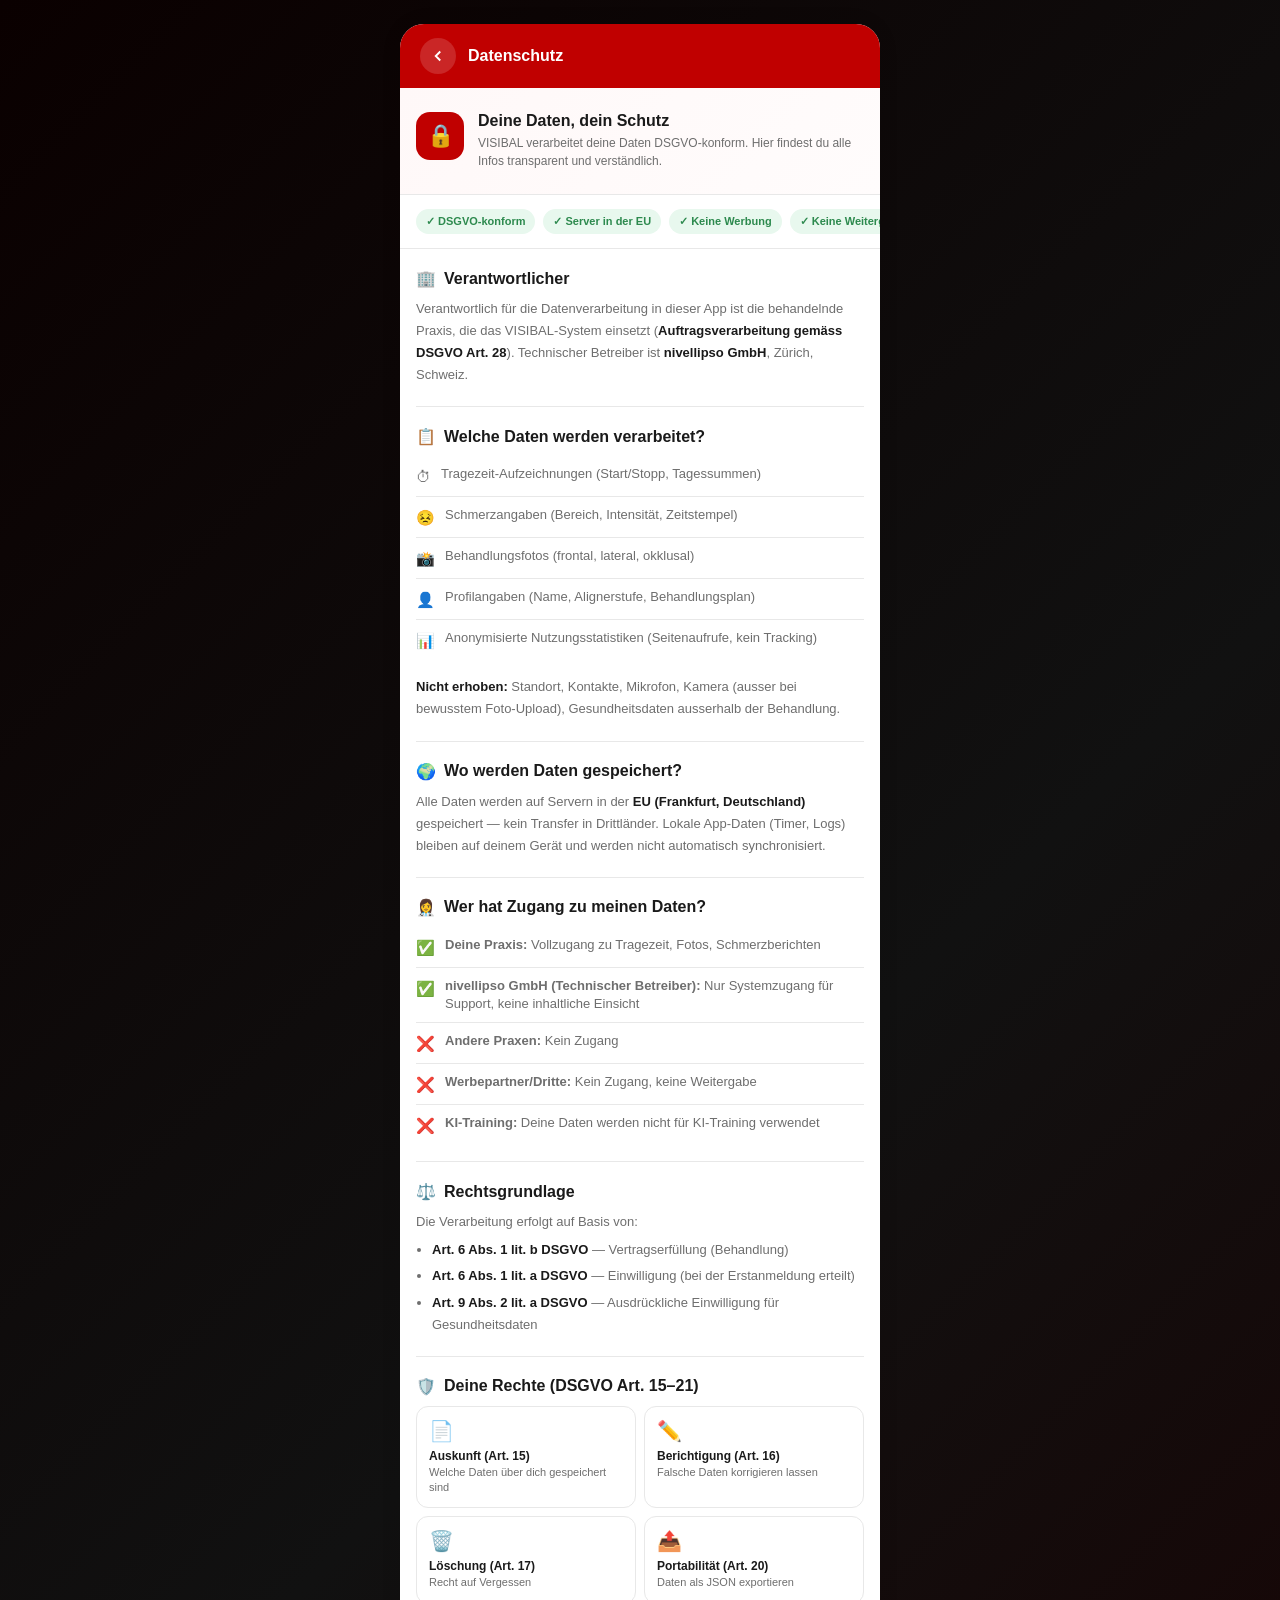
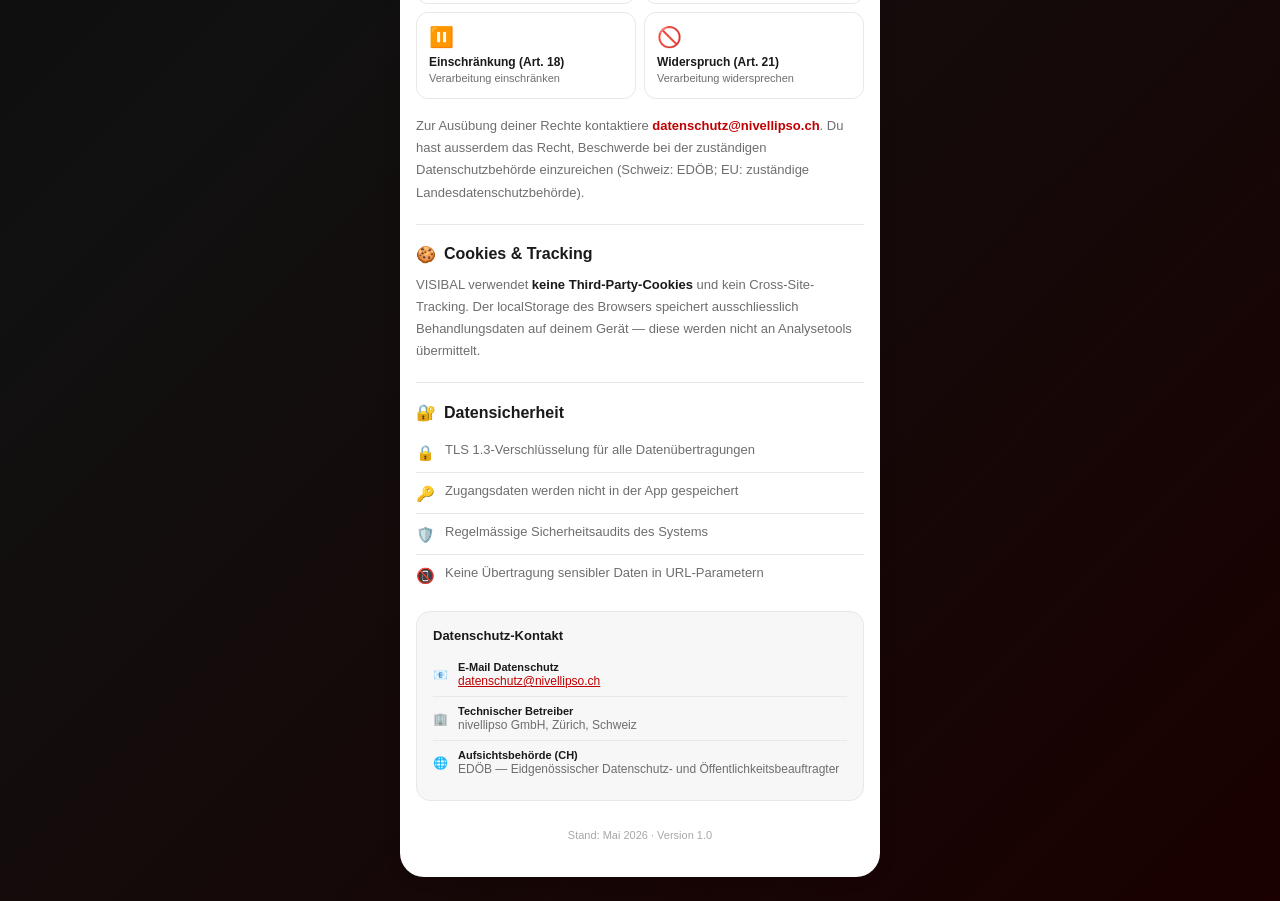
<file: Visibal app/privacy.html>
<!DOCTYPE html>
<html lang="de">
<head>
<meta charset="UTF-8">
<meta name="viewport" content="width=device-width, initial-scale=1.0, viewport-fit=cover, user-scalable=no">
<meta name="apple-mobile-web-app-capable" content="yes">
<meta name="apple-mobile-web-app-status-bar-style" content="black-translucent">
<meta name="theme-color" content="#C00000">
<title>VISIBAL — Datenschutz</title>
<link rel="manifest" href="manifest.json">
<link rel="stylesheet" href="app.css">
<style>
.page-header {
  background: var(--red);
  padding: max(14px, env(safe-area-inset-top)) 20px 14px;
  display: flex;
  align-items: center;
  gap: 12px;
  position: sticky;
  top: 0;
  z-index: 10;
  color: white;
}
.back-btn {
  width: 36px; height: 36px;
  background: rgba(255,255,255,.15);
  border: none; border-radius: 50%;
  color: white;
  display: flex; align-items: center; justify-content: center;
  cursor: pointer;
  flex-shrink: 0;
}
.back-btn:active { background: rgba(255,255,255,.3); transform: scale(.95); }
.page-title { font-size: 16px; font-weight: 700; flex: 1; }
.scroll-area { flex: 1; overflow-y: auto; padding: 0 0 max(24px, env(safe-area-inset-bottom)); }

.priv-hero {
  background: linear-gradient(135deg, #fff8f8, #fffcfc);
  border-bottom: 1px solid var(--border);
  padding: 24px 16px;
  display: flex;
  gap: 14px;
  align-items: flex-start;
}
.priv-hero-icon {
  width: 48px; height: 48px;
  background: var(--red);
  border-radius: 14px;
  display: flex; align-items: center; justify-content: center;
  font-size: 22px;
  flex-shrink: 0;
}
.priv-hero-title { font-size: 16px; font-weight: 800; color: var(--text); margin-bottom: 4px; }
.priv-hero-sub { font-size: 12px; color: var(--grey); line-height: 1.5; }

.priv-badges {
  display: flex;
  gap: 8px;
  padding: 14px 16px;
  overflow-x: auto;
  scrollbar-width: none;
  border-bottom: 1px solid var(--border);
}
.priv-badges::-webkit-scrollbar { display: none; }
.priv-badge {
  flex-shrink: 0;
  background: var(--ok-light);
  color: var(--ok);
  font-size: 11px;
  font-weight: 700;
  padding: 6px 10px;
  border-radius: 20px;
  white-space: nowrap;
}

.priv-section {
  padding: 20px 16px 0;
}
.priv-section-title {
  font-size: 13px;
  font-weight: 800;
  color: var(--text);
  margin-bottom: 10px;
  display: flex;
  align-items: center;
  gap: 8px;
}
.priv-section-title span { font-size: 16px; }
.priv-body {
  font-size: 13px;
  color: var(--grey);
  line-height: 1.7;
  margin-bottom: 20px;
}
.priv-body strong { color: var(--text); }
.priv-body a { color: var(--red); font-weight: 600; text-decoration: none; }

.priv-list {
  list-style: none;
  margin: 0 0 16px;
}
.priv-list li {
  display: flex;
  gap: 10px;
  align-items: flex-start;
  padding: 9px 0;
  border-bottom: 1px solid var(--border);
  font-size: 13px;
  color: var(--grey);
  line-height: 1.4;
}
.priv-list li:last-child { border-bottom: none; }
.priv-list li .ico { flex-shrink: 0; font-size: 15px; margin-top: 1px; }

.rights-grid {
  display: grid;
  grid-template-columns: 1fr 1fr;
  gap: 8px;
  margin-bottom: 16px;
}
.rights-card {
  background: white;
  border: 1px solid var(--border);
  border-radius: 12px;
  padding: 12px;
}
.rights-card-ico { font-size: 20px; margin-bottom: 6px; }
.rights-card-title { font-size: 12px; font-weight: 700; color: var(--text); margin-bottom: 2px; }
.rights-card-sub { font-size: 11px; color: var(--grey); line-height: 1.4; }

.contact-block {
  margin: 16px;
  background: var(--bg);
  border: 1px solid var(--border);
  border-radius: 14px;
  padding: 16px;
}
.contact-block-title { font-size: 13px; font-weight: 700; color: var(--text); margin-bottom: 10px; }
.contact-row {
  display: flex;
  gap: 10px;
  align-items: center;
  padding: 8px 0;
  border-bottom: 1px solid var(--border);
  font-size: 12px;
  color: var(--grey);
}
.contact-row:last-child { border-bottom: none; }
.contact-row strong { color: var(--text); display: block; font-size: 11px; margin-bottom: 1px; }

.priv-divider {
  height: 1px;
  background: var(--border);
  margin: 0 16px;
}

.update-note {
  padding: 12px 16px;
  font-size: 11px;
  color: var(--grey-light);
  text-align: center;
}
</style>
</head>
<body>
<div class="app">
  <div class="page-header">
    <button class="back-btn" onclick="history.back()">
      <svg width="18" height="18" viewBox="0 0 24 24" fill="none" stroke="currentColor" stroke-width="2.5"><path d="M15 18l-6-6 6-6"/></svg>
    </button>
    <div class="page-title" id="pageTitle">Datenschutz</div>
  </div>

  <div class="scroll-area">

    <div class="priv-hero">
      <div class="priv-hero-icon">🔒</div>
      <div>
        <div class="priv-hero-title" id="heroTitle">Deine Daten, dein Schutz</div>
        <div class="priv-hero-sub" id="heroSub">VISIBAL verarbeitet deine Daten DSGVO-konform. Hier findest du alle Infos transparent und verständlich.</div>
      </div>
    </div>

    <div class="priv-badges">
      <div class="priv-badge">✓ DSGVO-konform</div>
      <div class="priv-badge">✓ Server in der EU</div>
      <div class="priv-badge">✓ Keine Werbung</div>
      <div class="priv-badge">✓ Keine Weitergabe</div>
      <div class="priv-badge">✓ TLS-verschlüsselt</div>
    </div>

    <!-- 1. Verantwortlicher -->
    <div class="priv-section">
      <div class="priv-section-title"><span>🏢</span> <span id="s1title">Verantwortlicher</span></div>
      <div class="priv-body" id="s1body">
        Verantwortlich für die Datenverarbeitung in dieser App ist die behandelnde Praxis, die das VISIBAL-System einsetzt (<strong>Auftragsverarbeitung gemäss DSGVO Art. 28</strong>). Technischer Betreiber ist <strong>nivellipso GmbH</strong>, Zürich, Schweiz.
      </div>
    </div>

    <div class="priv-divider"></div>

    <!-- 2. Was wir speichern -->
    <div class="priv-section">
      <div class="priv-section-title"><span>📋</span> <span id="s2title">Welche Daten werden verarbeitet?</span></div>
      <ul class="priv-list" id="s2list">
        <li><span class="ico">⏱</span><span>Tragezeit-Aufzeichnungen (Start/Stopp, Tagessummen)</span></li>
        <li><span class="ico">😣</span><span>Schmerzangaben (Bereich, Intensität, Zeitstempel)</span></li>
        <li><span class="ico">📸</span><span>Behandlungsfotos (frontal, lateral, okklusal)</span></li>
        <li><span class="ico">👤</span><span>Profilangaben (Name, Alignerstufe, Behandlungsplan)</span></li>
        <li><span class="ico">📊</span><span>Anonymisierte Nutzungsstatistiken (Seitenaufrufe, kein Tracking)</span></li>
      </ul>
      <div class="priv-body" id="s2note">
        <strong>Nicht erhoben:</strong> Standort, Kontakte, Mikrofon, Kamera (ausser bei bewusstem Foto-Upload), Gesundheitsdaten ausserhalb der Behandlung.
      </div>
    </div>

    <div class="priv-divider"></div>

    <!-- 3. Speicherort -->
    <div class="priv-section">
      <div class="priv-section-title"><span>🌍</span> <span id="s3title">Wo werden Daten gespeichert?</span></div>
      <div class="priv-body" id="s3body">
        Alle Daten werden auf Servern in der <strong>EU (Frankfurt, Deutschland)</strong> gespeichert — kein Transfer in Drittländer. Lokale App-Daten (Timer, Logs) bleiben auf deinem Gerät und werden nicht automatisch synchronisiert.
      </div>
    </div>

    <div class="priv-divider"></div>

    <!-- 4. Wer hat Zugang -->
    <div class="priv-section">
      <div class="priv-section-title"><span>👩‍⚕️</span> <span id="s4title">Wer hat Zugang zu meinen Daten?</span></div>
      <ul class="priv-list" id="s4list">
        <li><span class="ico">✅</span><span><strong>Deine Praxis:</strong> Vollzugang zu Tragezeit, Fotos, Schmerzberichten</span></li>
        <li><span class="ico">✅</span><span><strong>nivellipso GmbH (Technischer Betreiber):</strong> Nur Systemzugang für Support, keine inhaltliche Einsicht</span></li>
        <li><span class="ico">❌</span><span><strong>Andere Praxen:</strong> Kein Zugang</span></li>
        <li><span class="ico">❌</span><span><strong>Werbepartner/Dritte:</strong> Kein Zugang, keine Weitergabe</span></li>
        <li><span class="ico">❌</span><span><strong>KI-Training:</strong> Deine Daten werden nicht für KI-Training verwendet</span></li>
      </ul>
    </div>

    <div class="priv-divider"></div>

    <!-- 5. Rechtsgrundlage -->
    <div class="priv-section">
      <div class="priv-section-title"><span>⚖️</span> <span id="s5title">Rechtsgrundlage</span></div>
      <div class="priv-body" id="s5body">
        Die Verarbeitung erfolgt auf Basis von:
        <ul style="padding-left:16px;margin-top:6px;">
          <li style="margin-bottom:4px;"><strong>Art. 6 Abs. 1 lit. b DSGVO</strong> — Vertragserfüllung (Behandlung)</li>
          <li style="margin-bottom:4px;"><strong>Art. 6 Abs. 1 lit. a DSGVO</strong> — Einwilligung (bei der Erstanmeldung erteilt)</li>
          <li><strong>Art. 9 Abs. 2 lit. a DSGVO</strong> — Ausdrückliche Einwilligung für Gesundheitsdaten</li>
        </ul>
      </div>
    </div>

    <div class="priv-divider"></div>

    <!-- 6. Deine Rechte -->
    <div class="priv-section">
      <div class="priv-section-title"><span>🛡️</span> <span id="s6title">Deine Rechte (DSGVO Art. 15–21)</span></div>
      <div class="rights-grid" id="rightsGrid">
        <div class="rights-card">
          <div class="rights-card-ico">📄</div>
          <div class="rights-card-title">Auskunft (Art. 15)</div>
          <div class="rights-card-sub">Welche Daten über dich gespeichert sind</div>
        </div>
        <div class="rights-card">
          <div class="rights-card-ico">✏️</div>
          <div class="rights-card-title">Berichtigung (Art. 16)</div>
          <div class="rights-card-sub">Falsche Daten korrigieren lassen</div>
        </div>
        <div class="rights-card">
          <div class="rights-card-ico">🗑️</div>
          <div class="rights-card-title">Löschung (Art. 17)</div>
          <div class="rights-card-sub">Recht auf Vergessen</div>
        </div>
        <div class="rights-card">
          <div class="rights-card-ico">📤</div>
          <div class="rights-card-title">Portabilität (Art. 20)</div>
          <div class="rights-card-sub">Daten als JSON exportieren</div>
        </div>
        <div class="rights-card">
          <div class="rights-card-ico">⏸️</div>
          <div class="rights-card-title">Einschränkung (Art. 18)</div>
          <div class="rights-card-sub">Verarbeitung einschränken</div>
        </div>
        <div class="rights-card">
          <div class="rights-card-ico">🚫</div>
          <div class="rights-card-title">Widerspruch (Art. 21)</div>
          <div class="rights-card-sub">Verarbeitung widersprechen</div>
        </div>
      </div>
      <div class="priv-body" id="s6note">
        Zur Ausübung deiner Rechte kontaktiere <a href="mailto:datenschutz@nivellipso.ch">datenschutz@nivellipso.ch</a>. Du hast ausserdem das Recht, Beschwerde bei der zuständigen Datenschutzbehörde einzureichen (Schweiz: EDÖB; EU: zuständige Landesdatenschutzbehörde).
      </div>
    </div>

    <div class="priv-divider"></div>

    <!-- 7. Cookies & Tracking -->
    <div class="priv-section">
      <div class="priv-section-title"><span>🍪</span> <span id="s7title">Cookies & Tracking</span></div>
      <div class="priv-body" id="s7body">
        VISIBAL verwendet <strong>keine Third-Party-Cookies</strong> und kein Cross-Site-Tracking. Der localStorage des Browsers speichert ausschliesslich Behandlungsdaten auf deinem Gerät — diese werden nicht an Analysetools übermittelt.
      </div>
    </div>

    <div class="priv-divider"></div>

    <!-- 8. Datensicherheit -->
    <div class="priv-section">
      <div class="priv-section-title"><span>🔐</span> <span id="s8title">Datensicherheit</span></div>
      <ul class="priv-list" id="s8list">
        <li><span class="ico">🔒</span><span>TLS 1.3-Verschlüsselung für alle Datenübertragungen</span></li>
        <li><span class="ico">🔑</span><span>Zugangsdaten werden nicht in der App gespeichert</span></li>
        <li><span class="ico">🛡️</span><span>Regelmässige Sicherheitsaudits des Systems</span></li>
        <li><span class="ico">📵</span><span>Keine Übertragung sensibler Daten in URL-Parametern</span></li>
      </ul>
    </div>

    <!-- Contact block -->
    <div class="contact-block">
      <div class="contact-block-title" id="contactTitle">Datenschutz-Kontakt</div>
      <div class="contact-row">
        <span>📧</span>
        <div><strong id="ct1">E-Mail Datenschutz</strong><a href="mailto:datenschutz@nivellipso.ch" style="color:var(--red);font-size:12px;">datenschutz@nivellipso.ch</a></div>
      </div>
      <div class="contact-row">
        <span>🏢</span>
        <div><strong id="ct2">Technischer Betreiber</strong><span style="font-size:12px;">nivellipso GmbH, Zürich, Schweiz</span></div>
      </div>
      <div class="contact-row">
        <span>🌐</span>
        <div><strong id="ct3">Aufsichtsbehörde (CH)</strong><span style="font-size:12px;">EDÖB — Eidgenössischer Datenschutz- und Öffentlichkeitsbeauftragter</span></div>
      </div>
    </div>

    <div class="update-note" id="updateNote">Stand: Mai 2026 · Version 1.0</div>

  </div>
</div>

<script>
const LANG = localStorage.getItem('visibal_lang') || 'de';
document.documentElement.lang = LANG;

const T = {
  de: { title: 'Datenschutz', heroTitle: 'Deine Daten, dein Schutz', heroSub: 'VISIBAL verarbeitet deine Daten DSGVO-konform. Hier findest du alle Infos transparent und verständlich.', update: 'Stand: Mai 2026 · Version 1.0' },
  en: { title: 'Privacy', heroTitle: 'Your data, your control', heroSub: 'VISIBAL processes your data in full compliance with GDPR. Find all information here, transparent and easy to understand.', update: 'Last updated: May 2026 · Version 1.0' },
  fr: { title: 'Confidentialité', heroTitle: 'Vos données, votre protection', heroSub: 'VISIBAL traite vos données conformément au RGPD. Retrouvez ici toutes les informations de façon transparente.', update: 'Mise à jour: mai 2026 · Version 1.0' },
  it: { title: 'Privacy', heroTitle: 'I tuoi dati, la tua protezione', heroSub: 'VISIBAL elabora i tuoi dati in conformità al GDPR. Trovi tutte le informazioni qui in modo trasparente.', update: 'Aggiornato: maggio 2026 · Versione 1.0' },
  ru: { title: 'Конфиденциальность', heroTitle: 'Ваши данные под защитой', heroSub: 'VISIBAL обрабатывает данные в соответствии с GDPR. Вся информация здесь — прозрачно и понятно.', update: 'Обновлено: май 2026 · Версия 1.0' },
  es: { title: 'Privacidad', heroTitle: 'Tus datos, tu protección', heroSub: 'VISIBAL trata tus datos conforme al RGPD. Encuentra aquí toda la información de forma transparente.', update: 'Actualizado: mayo 2026 · Versión 1.0' },
};

const t = T[LANG] || T.de;
document.getElementById('pageTitle').textContent = t.title;
document.title = 'VISIBAL — ' + t.title;
document.getElementById('heroTitle').textContent = t.heroTitle;
document.getElementById('heroSub').textContent = t.heroSub;
document.getElementById('updateNote').textContent = t.update;
(function(){var h=document.querySelector('.page-header'),s=document.querySelector('.scroll-area'),lastY=0;if(!h||!s)return;s.addEventListener('scroll',function(){var y=s.scrollTop;if(y<=0){h.classList.remove('hdr-hide');lastY=0;return;}if(y<lastY-8){h.classList.remove('hdr-hide');}else if(y>lastY+5&&y>50){h.classList.add('hdr-hide');}lastY=y;},{passive:true});})();
</script>
</body>
</html>
</file>
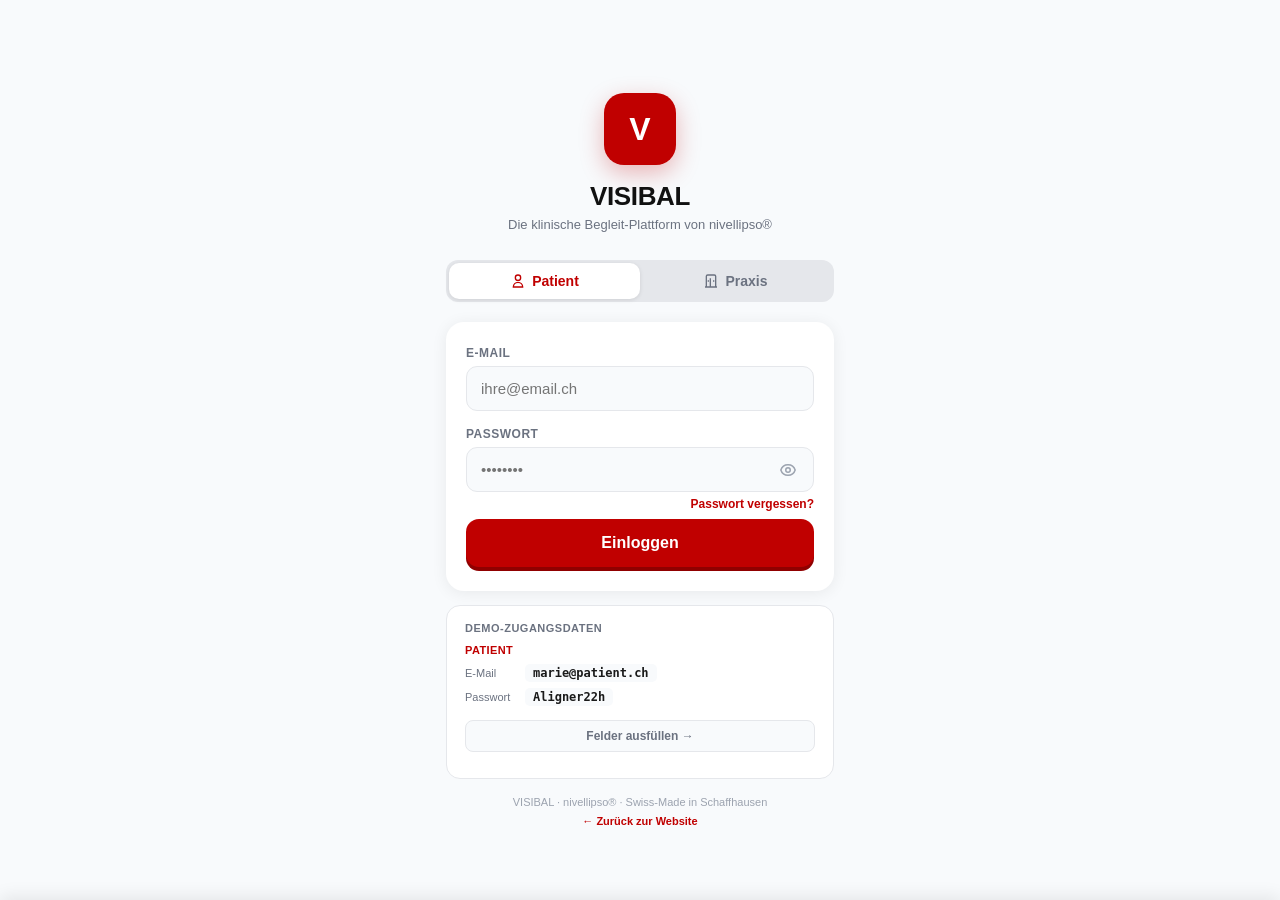
<file: visibal-app/doctor.html>
<!DOCTYPE html>
<html lang="de">
<head>
<meta charset="UTF-8">
<meta name="viewport" content="width=device-width, initial-scale=1.0, viewport-fit=cover">
<meta name="apple-mobile-web-app-capable" content="yes">
<meta name="apple-mobile-web-app-status-bar-style" content="black-translucent">
<meta name="theme-color" content="#C00000">
<title>VISIBAL — Praxis Dashboard</title>
<link rel="manifest" href="manifest.json">
<link rel="stylesheet" href="app.css">
<style>
.dash-app { max-width: 720px; }
@media(min-width:721px) { .dash-app { border-radius: 24px; } }
/* ── TOAST ── */
.toast-container{position:fixed;bottom:calc(72px + env(safe-area-inset-bottom));left:50%;transform:translateX(-50%);z-index:3000;display:flex;flex-direction:column;align-items:center;gap:8px;pointer-events:none;}
.toast{background:rgba(26,26,26,.92);color:white;padding:10px 20px;border-radius:20px;font-size:13px;font-weight:500;white-space:nowrap;}
.toast.ok{background:rgba(0,140,60,.92);}
.toast.err{background:rgba(192,0,0,.92);}
/* ── CONFIRM SHEET ── */
.confirm-overlay{position:fixed;inset:0;background:rgba(0,0,0,.45);z-index:2100;display:none;align-items:flex-end;justify-content:center;}
.confirm-overlay.show{display:flex;}
.confirm-sheet{background:white;width:100%;max-width:720px;border-radius:20px 20px 0 0;padding:24px 20px max(24px,env(safe-area-inset-bottom));}
.confirm-title{font-size:17px;font-weight:700;color:var(--text);text-align:center;margin-bottom:6px;}
.confirm-sub{font-size:13px;color:var(--grey);text-align:center;margin-bottom:22px;}
.confirm-btns{display:flex;flex-direction:column;gap:10px;}
.confirm-btn{width:100%;padding:14px;border:none;border-radius:12px;font-size:15px;font-weight:600;cursor:pointer;}
.confirm-btn.primary{background:var(--red);color:white;}
.confirm-btn.secondary{background:var(--bg);color:var(--text);}
/* ── NOTIFICATION PANEL ── */
.notif-overlay{position:fixed;inset:0;background:rgba(0,0,0,.3);z-index:2100;display:none;flex-direction:column;align-items:center;}
.notif-overlay.show{display:flex;}
.notif-panel{background:white;width:100%;max-width:720px;border-radius:0 0 20px 20px;max-height:60vh;overflow-y:auto;transform:translateY(-100%);transition:transform .25s ease;}
.notif-overlay.show .notif-panel{transform:translateY(0);}
.notif-head{display:flex;justify-content:space-between;align-items:center;padding:16px 20px 14px;border-bottom:1px solid var(--border);}
.notif-head-title{font-size:14px;font-weight:700;color:var(--text);}
.notif-close-btn{background:none;border:none;font-size:22px;line-height:1;color:var(--grey);cursor:pointer;padding:0;}
.notif-item{padding:14px 20px;border-bottom:1px solid var(--border);display:flex;gap:12px;align-items:flex-start;}
.notif-item:last-child{border-bottom:none;}
.notif-dot{width:8px;height:8px;border-radius:50%;background:var(--red);flex-shrink:0;margin-top:5px;}
.notif-body strong{display:block;font-size:13px;font-weight:600;color:var(--text);margin-bottom:2px;}
.notif-body span{font-size:11px;color:var(--grey);}
/* ── EMPTY STATE ── */
.empty-state{padding:40px 20px;text-align:center;}
.empty-state-ico{font-size:40px;margin-bottom:10px;}
.empty-state-title{font-size:15px;font-weight:700;color:var(--text);margin-bottom:4px;}
.empty-state-sub{font-size:12px;color:var(--grey);}
/* ── NOTIFICATION BADGE ── */
.app-top-btn{position:relative;}
.notif-badge{position:absolute;top:-3px;right:-3px;background:var(--red);color:white;font-size:9px;font-weight:700;min-width:16px;height:16px;border-radius:8px;display:flex;align-items:center;justify-content:center;border:2px solid white;pointer-events:none;line-height:1;}
/* ── ANALYTICS ── */
.analytics-score{font-size:36px;font-weight:800;color:var(--black);line-height:1;}
.phase-row{display:flex;align-items:center;gap:10px;margin-bottom:10px;}
.phase-row:last-child{margin-bottom:0;}
.phase-label{width:64px;font-size:11px;font-weight:700;color:var(--grey);letter-spacing:.3px;}
.phase-bar-wrap{flex:1;height:8px;background:var(--border);border-radius:4px;overflow:hidden;}
.phase-bar-fill{height:100%;border-radius:4px;}
.phase-count{width:24px;text-align:right;font-size:12px;font-weight:700;color:var(--text);}
/* ── MESSAGES ── */
.msg-thread{display:flex;gap:12px;align-items:flex-start;padding:14px 0;border-bottom:1px solid var(--border);cursor:pointer;transition:background .1s;}
.msg-thread:last-child{border-bottom:none;}
.msg-thread:active{background:var(--bg);}
.msg-unread-dot{width:8px;height:8px;border-radius:50%;background:var(--red);flex-shrink:0;margin-top:6px;}
.msg-thread-name{font-size:14px;font-weight:700;color:var(--black);}
.msg-thread-time{font-size:10px;color:var(--grey-light);}
.msg-thread-preview{font-size:12px;color:var(--grey);white-space:nowrap;overflow:hidden;text-overflow:ellipsis;}
/* ── SETTINGS ── */
.settings-avatar{width:56px;height:56px;background:var(--red);color:white;border-radius:14px;display:flex;align-items:center;justify-content:center;font-size:18px;font-weight:700;flex-shrink:0;}
.settings-row{display:flex;justify-content:space-between;align-items:center;padding:13px 0;border-bottom:1px solid var(--border);}
.settings-row:last-child{border-bottom:none;}
.settings-row-label{font-size:13px;font-weight:600;color:var(--text);}
.settings-row-sub{font-size:11px;color:var(--grey);margin-top:1px;}
/* ── FORM EDIT MODAL ── */
.form-field{margin-bottom:12px;}
.form-label{font-size:11px;font-weight:700;color:var(--grey);text-transform:uppercase;letter-spacing:.5px;margin-bottom:5px;}
.form-input{width:100%;border:1px solid var(--border);border-radius:10px;padding:10px 12px;font-size:14px;font-family:inherit;outline:none;background:var(--bg);color:var(--text);}
.form-input:focus{border-color:var(--red);background:white;}
</style>
</head>
<body>

<div class="app dash-app">

  <!-- TOP BAR -->
  <header class="app-top">
    <div class="app-top-brand">
      <div class="app-top-logo">V</div>
      <div class="app-top-name">VISIBAL <span style="font-weight:400;opacity:.7;font-size:11px;">Clinic</span></div>
    </div>
    <div class="app-top-actions">
      <button class="app-top-btn" onclick="showNotifs()" id="notifBtn">
        <svg viewBox="0 0 24 24" fill="none" stroke="currentColor" stroke-width="2"><path d="M15 17h5l-1.405-1.405A2.032 2.032 0 0118 14.158V11a6.002 6.002 0 00-4-5.659V5a2 2 0 10-4 0v.341C7.67 6.165 6 8.388 6 11v3.159c0 .538-.214 1.055-.595 1.436L4 17h5m6 0v1a3 3 0 11-6 0v-1m6 0H9"/></svg>
        <span class="notif-badge" id="notifBadge">3</span>
      </button>
      <button class="app-top-btn" onclick="logout()">
        <svg viewBox="0 0 24 24" fill="none" stroke="currentColor" stroke-width="2"><path d="M17 16l4-4m0 0l-4-4m4 4H7m6 4v1a3 3 0 01-3 3H6a3 3 0 01-3-3V7a3 3 0 013-3h4a3 3 0 013 3v1"/></svg>
      </button>
    </div>
  </header>

  <div class="app-content">

    <!-- VIEW: OVERVIEW -->
    <div class="view active" id="view-overview">
      <div class="greeting">
        <div class="greeting-time">Dashboard · Praxis Schmidt</div>
        <div class="greeting-name" id="patientCountHead">18 aktive Patienten</div>
      </div>

      <!-- Compliance Overview -->
      <div class="quick-stats">
        <div class="stat-mini" style="border-top:3px solid var(--ok);">
          <div class="stat-mini-n" id="statOk">14<em style="color:var(--ok);">✓</em></div>
          <div class="stat-mini-l">Konform</div>
        </div>
        <div class="stat-mini" style="border-top:3px solid var(--warn);">
          <div class="stat-mini-n" id="statWarn">3<em style="color:var(--warn);">⚠</em></div>
          <div class="stat-mini-l">Achtung</div>
        </div>
        <div class="stat-mini" style="border-top:3px solid var(--red);">
          <div class="stat-mini-n" id="statAlert">1<em>!</em></div>
          <div class="stat-mini-l">Kritisch</div>
        </div>
      </div>

      <!-- Alert: Critical Patient -->
      <div class="reminder-card" style="background:var(--alert-light);border-left-color:var(--red);">
        <div class="reminder-ico" style="background:white;"><svg viewBox="0 0 24 24" fill="none" stroke="currentColor" stroke-width="2"><path d="M12 9v2m0 4h.01M12 21a9 9 0 100-18 9 9 0 000 18z"/></svg></div>
        <div class="reminder-text">
          <strong>1 Patient kritisch — Aktion erforderlich</strong>
          T. Brauer · 12h Tragezeit über 4 Tage in Folge
        </div>
      </div>

      <!-- Hot Topics -->
      <div class="sec-label" style="margin-top:24px;">Hot Topics · diese Woche</div>
      <div class="card" style="padding:16px;" id="hotTopicsCard"></div>

      <!-- Search -->
      <div class="search-bar">
        <svg viewBox="0 0 24 24" fill="none" stroke="currentColor" stroke-width="2"><circle cx="11" cy="11" r="8"/><path d="M21 21l-4.35-4.35"/></svg>
        <input type="text" placeholder="Patient suchen..." oninput="filterPatients(this.value)">
      </div>

      <!-- Filter Pills -->
      <div class="filter-pills">
        <button class="filter-pill active" id="fpAll" onclick="filterByStatus('all',this)">Alle · 18</button>
        <button class="filter-pill" id="fpAlert" onclick="filterByStatus('alert',this)">! Kritisch · 1</button>
        <button class="filter-pill" id="fpWarn" onclick="filterByStatus('warn',this)">⚠ Achtung · 3</button>
        <button class="filter-pill" id="fpOk" onclick="filterByStatus('ok',this)">✓ OK · 14</button>
      </div>

      <!-- Patient List -->
      <div class="patient-list" id="patientList">
        <!-- Patient rows populated by JS -->
      </div>
    </div>

    <!-- VIEW: PATIENT DETAIL -->
    <div class="view" id="view-detail">
      <div style="margin-bottom:16px;">
        <button onclick="switchDashView('overview')" style="background:none;border:none;color:var(--red);font-size:13px;font-weight:600;padding:0;display:flex;align-items:center;gap:4px;">
          <svg viewBox="0 0 12 18" fill="none" width="8" height="12"><path d="M9 1l-8 8 8 8" stroke="currentColor" stroke-width="2"/></svg>
          Zurück
        </button>
      </div>

      <div style="display:flex;gap:14px;align-items:center;margin-bottom:18px;">
        <div class="patient-avatar" style="width:60px;height:60px;font-size:20px;background:var(--red-light);color:var(--red);">MS</div>
        <div style="flex:1;">
          <div style="font-size:18px;font-weight:700;color:var(--black);">Marie Schmidt</div>
          <div style="font-size:12px;color:var(--grey);">Stufe 8 von 14 · REGULAR · Dual Arch</div>
          <div style="margin-top:6px;display:flex;gap:6px;align-items:center;">
            <span class="patient-status-pill pill-ok">✓ 22h</span>
            <span style="font-size:11px;color:var(--grey);">Compliance: 94%</span>
          </div>
        </div>
      </div>

      <!-- Quick Actions -->
      <div style="display:grid;grid-template-columns:1fr 1fr 1fr 1fr;gap:8px;margin-bottom:16px;">
        <button class="action-btn outline" style="margin:0;padding:10px;font-size:11px;" onclick="window.location.href='sms:+41520000000'">
          <svg viewBox="0 0 24 24" fill="none" stroke="currentColor" stroke-width="2" width="16" height="16"><path d="M8 12h.01M12 12h.01M16 12h.01M21 12c0 4.418-4.03 8-9 8a9.863 9.863 0 01-4.255-.949L3 20l1.395-3.72C3.512 15.042 3 13.574 3 12c0-4.418 4.03-8 9-8s9 3.582 9 8z"/></svg>
          <div>SMS</div>
        </button>
        <button class="action-btn outline" style="margin:0;padding:10px;font-size:11px;" onclick="window.location.href='tel:+41520000000'">
          <svg viewBox="0 0 24 24" fill="none" stroke="currentColor" stroke-width="2" width="16" height="16"><path d="M3 5a2 2 0 012-2h3.28a1 1 0 01.948.684l1.498 4.493a1 1 0 01-.502 1.21l-2.257 1.13a11.042 11.042 0 005.516 5.516l1.13-2.257a1 1 0 011.21-.502l4.493 1.498a1 1 0 01.684.949V19a2 2 0 01-2 2h-1C9.716 21 3 14.284 3 6V5z"/></svg>
          <div>Anrufen</div>
        </button>
        <button class="action-btn outline" style="margin:0;padding:10px;font-size:11px;" onclick="showToast('Akte folgt in Vollversion')">
          <svg viewBox="0 0 24 24" fill="none" stroke="currentColor" stroke-width="2" width="16" height="16"><path d="M9 5H7a2 2 0 00-2 2v12a2 2 0 002 2h10a2 2 0 002-2V7a2 2 0 00-2-2h-2M9 5a2 2 0 002 2h2a2 2 0 002-2M9 5a2 2 0 012-2h2a2 2 0 012 2"/></svg>
          <div>Akte</div>
        </button>
        <button class="action-btn outline" style="margin:0;padding:10px;font-size:11px;" onclick="printPatientReport()">
          <svg viewBox="0 0 24 24" fill="none" stroke="currentColor" stroke-width="2" width="16" height="16"><path d="M17 17h2a2 2 0 002-2v-4a2 2 0 00-2-2H5a2 2 0 00-2 2v4a2 2 0 002 2h2m2 4h6a2 2 0 002-2v-4a2 2 0 00-2-2H9a2 2 0 00-2 2v4a2 2 0 002 2zm8-12V5a2 2 0 00-2-2H9a2 2 0 00-2 2v4h10z"/></svg>
          <div>Bericht</div>
        </button>
      </div>

      <!-- Treatment Progress -->
      <div class="sec-label">Behandlungsfortschritt</div>
      <div class="progress-hero" style="margin-bottom:14px;">
        <div class="progress-phase-tag">REGULAR PHASE</div>
        <div class="progress-step">Stufe 8 von 14</div>
        <div class="progress-substep">Three-Aligner · Tag 17 dieser Stufe · Start: 14.03.2026</div>
        <div class="progress-bar"><div class="progress-fill" style="width:57%;"></div></div>
        <div class="progress-labels">
          <span>SOFT ✓</span>
          <span>57%</span>
          <span>INTENSE</span>
        </div>
      </div>

      <!-- 7 Day Compliance -->
      <div class="sec-label">Tragezeit · letzte 7 Tage</div>
      <div class="card">
        <div style="display:flex;gap:6px;align-items:flex-end;height:80px;margin-bottom:10px;">
          <div style="flex:1;text-align:center;"><div style="background:var(--red);height:88%;border-radius:4px 4px 0 0;margin-bottom:4px;"></div><div style="font-size:9px;color:var(--grey);">Mo<br>22h</div></div>
          <div style="flex:1;text-align:center;"><div style="background:var(--red);height:96%;border-radius:4px 4px 0 0;margin-bottom:4px;"></div><div style="font-size:9px;color:var(--grey);">Di<br>23h</div></div>
          <div style="flex:1;text-align:center;"><div style="background:var(--warn);height:70%;border-radius:4px 4px 0 0;margin-bottom:4px;"></div><div style="font-size:9px;color:var(--grey);">Mi<br>17h</div></div>
          <div style="flex:1;text-align:center;"><div style="background:var(--red);height:90%;border-radius:4px 4px 0 0;margin-bottom:4px;"></div><div style="font-size:9px;color:var(--grey);">Do<br>22h</div></div>
          <div style="flex:1;text-align:center;"><div style="background:var(--red);height:92%;border-radius:4px 4px 0 0;margin-bottom:4px;"></div><div style="font-size:9px;color:var(--grey);">Fr<br>22h</div></div>
          <div style="flex:1;text-align:center;"><div style="background:var(--red);height:96%;border-radius:4px 4px 0 0;margin-bottom:4px;"></div><div style="font-size:9px;color:var(--grey);">Sa<br>23h</div></div>
          <div style="flex:1;text-align:center;"><div style="background:var(--red);height:90%;border-radius:4px 4px 0 0;margin-bottom:4px;"></div><div style="font-size:9px;color:var(--grey);font-weight:700;">Heute<br>22h</div></div>
        </div>
        <div style="display:flex;justify-content:space-between;font-size:11px;color:var(--grey);padding-top:8px;border-top:1px solid var(--border);">
          <span>Ø 21h 28min</span>
          <span style="color:var(--ok);font-weight:700;">94% Compliance</span>
        </div>
      </div>

      <!-- Photo Timeline -->
      <div class="sec-label">Foto-Verlauf</div>
      <div style="display:grid;grid-template-columns:repeat(3,1fr);gap:6px;margin-bottom:14px;">
        <div style="background:linear-gradient(135deg,#fceaea,#fff);border-radius:8px;aspect-ratio:1;display:flex;align-items:flex-end;padding:8px;font-size:9px;font-weight:700;color:white;background:linear-gradient(0deg,rgba(0,0,0,.6),transparent 50%),linear-gradient(135deg,#f8c8c8,#fceaea);">Stufe 1<br>14.03</div>
        <div style="border-radius:8px;aspect-ratio:1;display:flex;align-items:flex-end;padding:8px;font-size:9px;font-weight:700;color:white;background:linear-gradient(0deg,rgba(0,0,0,.6),transparent 50%),linear-gradient(135deg,#fcd0d0,#fdf0f0);">Stufe 5<br>12.04</div>
        <div style="border-radius:8px;aspect-ratio:1;display:flex;align-items:flex-end;padding:8px;font-size:9px;font-weight:700;color:white;background:linear-gradient(0deg,rgba(0,0,0,.6),transparent 50%),linear-gradient(135deg,#fdd8d8,#fff5f5);border:2px solid var(--red);">Stufe 8<br>Aktuell</div>
      </div>

      <!-- Notes -->
      <div class="sec-label">Klinische Notizen</div>
      <div class="card">
        <div style="font-size:12px;color:var(--grey);margin-bottom:6px;">Letzte Anpassung · 12.04.2026</div>
        <div style="font-size:13px;color:var(--text);line-height:1.6;">Patientin zeigt sehr gute Compliance. SOFT-Phase reibungslos abgeschlossen. REGULAR läuft planmässig. Beim nächsten Termin: Druckverteilung an Zahn 12 prüfen.</div>
      </div>
      <button class="action-btn outline full-row" onclick="showToast('Notiz-Editor öffnet sich (Demo)')">
        <svg viewBox="0 0 24 24" fill="none" stroke="currentColor" stroke-width="2"><path d="M11 5H6a2 2 0 00-2 2v11a2 2 0 002 2h11a2 2 0 002-2v-5m-1.414-9.414a2 2 0 112.828 2.828L11.828 15H9v-2.828l8.586-8.586z"/></svg>
        Neue Notiz hinzufügen
      </button>
    </div>

    <!-- VIEW: ANALYTICS -->
    <div class="view" id="view-analytics">
      <div class="greeting">
        <div class="greeting-time">Statistik · Praxis Schmidt</div>
        <div class="greeting-name">Compliance-Analyse</div>
      </div>

      <div class="sec-label">Gesamtcompliance · Mai 2026</div>
      <div class="card" style="margin-bottom:14px;">
        <div style="display:flex;justify-content:space-between;align-items:flex-start;margin-bottom:14px;">
          <div>
            <div class="analytics-score">87%</div>
            <div style="font-size:12px;color:var(--grey);margin-top:3px;">Ø über 18 Patienten</div>
          </div>
          <div style="font-size:11px;font-weight:600;color:var(--ok);background:var(--ok-light);padding:4px 10px;border-radius:10px;">↑ +3% ggü. April</div>
        </div>
        <div style="height:6px;background:var(--border);border-radius:3px;overflow:hidden;margin-bottom:6px;">
          <div style="height:100%;width:87%;background:var(--ok);border-radius:3px;"></div>
        </div>
        <div style="font-size:10px;color:var(--grey-light);">Zielwert: ≥ 85% — erfüllt ✓</div>
      </div>

      <div class="sec-label">Praxis-Tragezeit · letzte 7 Tage</div>
      <div class="card" style="margin-bottom:14px;">
        <div style="display:flex;gap:6px;align-items:flex-end;height:80px;margin-bottom:10px;">
          <div style="flex:1;text-align:center;"><div style="background:var(--red);height:86%;border-radius:4px 4px 0 0;margin-bottom:4px;"></div><div style="font-size:9px;color:var(--grey);">Mo<br>Ø 21h</div></div>
          <div style="flex:1;text-align:center;"><div style="background:var(--red);height:95%;border-radius:4px 4px 0 0;margin-bottom:4px;"></div><div style="font-size:9px;color:var(--grey);">Di<br>Ø 22h</div></div>
          <div style="flex:1;text-align:center;"><div style="background:var(--warn);height:72%;border-radius:4px 4px 0 0;margin-bottom:4px;"></div><div style="font-size:9px;color:var(--grey);">Mi<br>Ø 17h</div></div>
          <div style="flex:1;text-align:center;"><div style="background:var(--red);height:91%;border-radius:4px 4px 0 0;margin-bottom:4px;"></div><div style="font-size:9px;color:var(--grey);">Do<br>Ø 22h</div></div>
          <div style="flex:1;text-align:center;"><div style="background:var(--red);height:88%;border-radius:4px 4px 0 0;margin-bottom:4px;"></div><div style="font-size:9px;color:var(--grey);">Fr<br>Ø 21h</div></div>
          <div style="flex:1;text-align:center;"><div style="background:var(--red);height:95%;border-radius:4px 4px 0 0;margin-bottom:4px;"></div><div style="font-size:9px;color:var(--grey);">Sa<br>Ø 22h</div></div>
          <div style="flex:1;text-align:center;"><div style="background:var(--red);height:91%;border-radius:4px 4px 0 0;margin-bottom:4px;"></div><div style="font-size:9px;color:var(--grey);font-weight:700;">Heute<br>Ø 22h</div></div>
        </div>
        <div style="display:flex;justify-content:space-between;font-size:11px;color:var(--grey);padding-top:8px;border-top:1px solid var(--border);">
          <span>Praxis-Ø 21h 12min / Tag</span>
          <span style="color:var(--ok);font-weight:700;">87% Compliance</span>
        </div>
      </div>

      <div class="sec-label">Status-Verteilung</div>
      <div class="quick-stats" style="margin-bottom:14px;">
        <div class="stat-mini" style="border-top:3px solid var(--ok);">
          <div class="stat-mini-n"><em style="color:var(--ok);">14</em></div>
          <div class="stat-mini-l">Konform</div>
        </div>
        <div class="stat-mini" style="border-top:3px solid var(--warn);">
          <div class="stat-mini-n"><em style="color:var(--warn);">3</em></div>
          <div class="stat-mini-l">Achtung</div>
        </div>
        <div class="stat-mini" style="border-top:3px solid var(--red);">
          <div class="stat-mini-n"><em style="color:var(--red);">1</em></div>
          <div class="stat-mini-l">Kritisch</div>
        </div>
      </div>

      <div class="sec-label">Phasen-Verteilung</div>
      <div class="card">
        <div class="phase-row">
          <div class="phase-label">SOFT</div>
          <div class="phase-bar-wrap"><div class="phase-bar-fill" style="width:28%;background:var(--warn-light);border:1px solid var(--warn);"></div></div>
          <div class="phase-count">5</div>
        </div>
        <div class="phase-row">
          <div class="phase-label">REGULAR</div>
          <div class="phase-bar-wrap"><div class="phase-bar-fill" style="width:39%;background:var(--red);"></div></div>
          <div class="phase-count">7</div>
        </div>
        <div class="phase-row">
          <div class="phase-label">INTENSE</div>
          <div class="phase-bar-wrap"><div class="phase-bar-fill" style="width:33%;background:var(--black);"></div></div>
          <div class="phase-count">6</div>
        </div>
      </div>
    </div>

    <!-- VIEW: MESSAGES -->
    <div class="view" id="view-messages">
      <div class="greeting">
        <div class="greeting-time">Nachrichten</div>
        <div class="greeting-name">3 ungelesene Nachrichten</div>
      </div>

      <div class="card" style="padding:0 16px;">
        <div class="msg-thread" onclick="showToast('Chat mit T. Brauer öffnet sich (Demo)')">
          <div class="msg-unread-dot"></div>
          <div style="width:40px;height:40px;border-radius:50%;background:var(--alert-light);color:var(--red);display:flex;align-items:center;justify-content:center;font-weight:700;font-size:13px;flex-shrink:0;">TB</div>
          <div style="flex:1;min-width:0;">
            <div style="display:flex;justify-content:space-between;align-items:center;margin-bottom:2px;">
              <div class="msg-thread-name">Tobias Brauer</div>
              <div class="msg-thread-time">Heute, 08:14</div>
            </div>
            <div style="font-size:11px;color:var(--red);font-weight:600;margin-bottom:1px;">! Tragezeit unter 60% — 4 Tage</div>
            <div class="msg-thread-preview">Ich habe Schmerzen beim Tragen...</div>
          </div>
        </div>
        <div class="msg-thread" onclick="showToast('Chat mit K. Weber öffnet sich (Demo)')">
          <div class="msg-unread-dot"></div>
          <div style="width:40px;height:40px;border-radius:50%;background:var(--red-light);color:var(--red);display:flex;align-items:center;justify-content:center;font-weight:700;font-size:13px;flex-shrink:0;">KW</div>
          <div style="flex:1;min-width:0;">
            <div style="display:flex;justify-content:space-between;align-items:center;margin-bottom:2px;">
              <div class="msg-thread-name">Klara Weber</div>
              <div class="msg-thread-time">Heute, 09:32</div>
            </div>
            <div class="msg-thread-preview">Kann ich die Schiene auch nachts abnehmem?</div>
          </div>
        </div>
        <div class="msg-thread" onclick="showToast('Fotos von M. Schmidt öffnen sich (Demo)')">
          <div class="msg-unread-dot"></div>
          <div style="width:40px;height:40px;border-radius:50%;background:var(--red-light);color:var(--red);display:flex;align-items:center;justify-content:center;font-weight:700;font-size:13px;flex-shrink:0;">MS</div>
          <div style="flex:1;min-width:0;">
            <div style="display:flex;justify-content:space-between;align-items:center;margin-bottom:2px;">
              <div class="msg-thread-name">Marie Schmidt</div>
              <div class="msg-thread-time">Gestern, 19:45</div>
            </div>
            <div class="msg-thread-preview">📷 Foto-Upload: Stufe 8 · Prüfung ausstehend</div>
          </div>
        </div>
      </div>

      <div style="margin-top:8px;text-align:center;font-size:12px;color:var(--grey-light);padding:16px;">Keine weiteren Nachrichten</div>
    </div>

    <!-- VIEW: SETTINGS -->
    <div class="view" id="view-settings">
      <div class="greeting">
        <div class="greeting-time">Praxis-Einstellungen</div>
        <div class="greeting-name">Dr. med. Schmidt</div>
      </div>

      <div class="sec-label">Praxis</div>
      <div class="card" style="margin-bottom:14px;">
        <div style="display:flex;gap:14px;align-items:center;margin-bottom:16px;">
          <div class="settings-avatar">PS</div>
          <div>
            <div style="font-size:16px;font-weight:700;color:var(--black);" id="practiceName">Dr. med. P. Schmidt</div>
            <div style="font-size:12px;color:var(--grey);margin-top:2px;" id="practiceSpec">Zahnarzt & Kieferchirurg</div>
            <div style="font-size:11px;color:var(--grey-light);margin-top:2px;" id="practiceAddr">Bahnhofstrasse 12 · 8001 Zürich</div>
          </div>
        </div>
        <button class="action-btn outline full-row" onclick="editPractice()">
          <svg viewBox="0 0 24 24" fill="none" stroke="currentColor" stroke-width="2"><path d="M11 5H6a2 2 0 00-2 2v11a2 2 0 002 2h11a2 2 0 002-2v-5m-1.414-9.414a2 2 0 112.828 2.828L11.828 15H9v-2.828l8.586-8.586z"/></svg>
          Praxisdaten bearbeiten
        </button>
      </div>

      <div class="sec-label">Benachrichtigungen</div>
      <div class="card" style="margin-bottom:14px;">
        <div class="settings-row">
          <div>
            <div class="settings-row-label">Kritische Alerts</div>
            <div class="settings-row-sub">Sofort bei Compliance unter 60%</div>
          </div>
          <label class="switch"><input type="checkbox" checked><span class="switch-slider"></span></label>
        </div>
        <div class="settings-row">
          <div>
            <div class="settings-row-label">Tages-Zusammenfassung</div>
            <div class="settings-row-sub">Täglich um 18:00 Uhr</div>
          </div>
          <label class="switch"><input type="checkbox" checked><span class="switch-slider"></span></label>
        </div>
        <div class="settings-row">
          <div>
            <div class="settings-row-label">Foto-Uploads</div>
            <div class="settings-row-sub">Bei neuen Patienten-Fotos</div>
          </div>
          <label class="switch"><input type="checkbox"><span class="switch-slider"></span></label>
        </div>
      </div>

      <div class="sec-label">Darstellung</div>
      <div class="card" style="margin-bottom:14px;">
        <div class="settings-row">
          <div>
            <div class="settings-row-label">Dunkles Design</div>
            <div class="settings-row-sub" id="darkModeSubText">Aus</div>
          </div>
          <label class="switch"><input type="checkbox" id="darkModeToggle" onchange="toggleDarkMode()"><span class="switch-slider"></span></label>
        </div>
      </div>

      <div class="sec-label">App-Info</div>
      <div class="card" style="margin-bottom:14px;">
        <div class="settings-row">
          <div class="settings-row-label">Version</div>
          <div style="font-size:12px;color:var(--grey);">VISIBAL Clinic 1.0</div>
        </div>
        <div class="settings-row">
          <div class="settings-row-label">Hersteller</div>
          <div style="font-size:12px;color:var(--grey);">nivellipso® · Swiss-Made</div>
        </div>
        <div class="settings-row">
          <div class="settings-row-label">Support</div>
          <div style="font-size:12px;color:var(--red);">support@nivellipso.ch</div>
        </div>
      </div>

      <button class="action-btn full-row" style="background:var(--bg);color:var(--red);border:1px solid var(--red);" onclick="logout()">
        <svg viewBox="0 0 24 24" fill="none" stroke="currentColor" stroke-width="2"><path d="M17 16l4-4m0 0l-4-4m4 4H7m6 4v1a3 3 0 01-3 3H6a3 3 0 01-3-3V7a3 3 0 013-3h4a3 3 0 013 3v1"/></svg>
        Abmelden
      </button>
    </div>

  </div>

  <!-- BOTTOM TABS -->
  <nav class="app-tabs">
    <button class="app-tab active" onclick="switchDashView('overview',this)">
      <svg viewBox="0 0 24 24" fill="none" stroke="currentColor" stroke-width="2"><path d="M3 12l2-2m0 0l7-7 7 7M5 10v10a1 1 0 001 1h3m10-11l2 2m-2-2v10a1 1 0 01-1 1h-3"/></svg>
      <span>Übersicht</span>
    </button>
    <button class="app-tab" onclick="switchDashView('analytics',this)">
      <svg viewBox="0 0 24 24" fill="none" stroke="currentColor" stroke-width="2"><path d="M9 19v-6a2 2 0 00-2-2H5a2 2 0 00-2 2v6a2 2 0 002 2h2a2 2 0 002-2zm0 0V9a2 2 0 012-2h2a2 2 0 012 2v10m-6 0a2 2 0 002 2h2a2 2 0 002-2"/></svg>
      <span>Statistik</span>
    </button>
    <button class="app-tab" onclick="switchDashView('messages',this)">
      <svg viewBox="0 0 24 24" fill="none" stroke="currentColor" stroke-width="2"><path d="M8 12h.01M12 12h.01M16 12h.01M21 12c0 4.418-4.03 8-9 8a9.863 9.863 0 01-4.255-.949L3 20l1.395-3.72C3.512 15.042 3 13.574 3 12c0-4.418 4.03-8 9-8s9 3.582 9 8z"/></svg>
      <span>Nachrichten</span>
      <div class="app-tab-dot"></div>
    </button>
    <button class="app-tab" onclick="switchDashView('settings',this)">
      <svg viewBox="0 0 24 24" fill="none" stroke="currentColor" stroke-width="2"><path d="M10.325 4.317c.426-1.756 2.924-1.756 3.35 0a1.724 1.724 0 002.573 1.066c1.543-.94 3.31.826 2.37 2.37a1.724 1.724 0 001.065 2.572c1.756.426 1.756 2.924 0 3.35a1.724 1.724 0 00-1.066 2.573c.94 1.543-.826 3.31-2.37 2.37a1.724 1.724 0 00-2.572 1.065c-.426 1.756-2.924 1.756-3.35 0a1.724 1.724 0 00-2.573-1.066c-1.543.94-3.31-.826-2.37-2.37a1.724 1.724 0 00-1.065-2.572c-1.756-.426-1.756-2.924 0-3.35a1.724 1.724 0 001.066-2.573c-.94-1.543.826-3.31 2.37-2.37.996.608 2.296.07 2.572-1.065z"/><path d="M15 12a3 3 0 11-6 0 3 3 0 016 0z"/></svg>
      <span>Praxis</span>
    </button>
  </nav>
</div>

<!-- TOAST CONTAINER -->
<div class="toast-container" id="toastContainer"></div>

<!-- CONFIRM MODAL -->
<div class="confirm-overlay" id="confirmModal">
  <div class="confirm-sheet">
    <div class="confirm-title" id="confirmTitle"></div>
    <div class="confirm-sub" id="confirmSub"></div>
    <div class="confirm-btns">
      <button class="confirm-btn primary" id="confirmYesBtn" onclick="doConfirm()"></button>
      <button class="confirm-btn secondary" id="confirmNoBtn" onclick="closeConfirm()">Abbrechen</button>
    </div>
  </div>
</div>

<!-- NOTIFICATION PANEL -->
<div class="notif-overlay" id="notifOverlay" onclick="closeNotifs()">
  <div class="notif-panel" onclick="event.stopPropagation()">
    <div class="notif-head">
      <div class="notif-head-title">🔔 Benachrichtigungen</div>
      <button class="notif-close-btn" onclick="closeNotifs()">×</button>
    </div>
    <div class="notif-item">
      <div class="notif-dot"></div>
      <div class="notif-body"><strong>T. Brauer: Tragezeit unter 60%</strong><span>4 Tage in Folge — Aktion erforderlich</span></div>
    </div>
    <div class="notif-item">
      <div class="notif-dot"></div>
      <div class="notif-body"><strong>M. Schmidt: Foto-Upload eingegangen</strong><span>Zur Prüfung bereit</span></div>
    </div>
    <div class="notif-item">
      <div class="notif-dot"></div>
      <div class="notif-body"><strong>K. Weber: Frage im Chat</strong><span>Wartet auf Antwort</span></div>
    </div>
  </div>
</div>

<script src="app.js"></script>
<script>
if (localStorage.getItem('visibal_role') !== 'doctor') { window.location.replace('index.html'); }
// Demo Patient Data
const patients = [
  { id: 1, name: 'Marie Schmidt', stage: '8/14', phase: 'REGULAR', status: 'ok', wear: '94%', avatar: 'MS' },
  { id: 2, name: 'Tobias Brauer', stage: '12/14', phase: 'INTENSE', status: 'alert', wear: '54%', avatar: 'TB' },
  { id: 3, name: 'Klara Weber', stage: '4/8', phase: 'SOFT', status: 'warn', wear: '74%', avatar: 'KW' },
  { id: 4, name: 'Lukas Frey', stage: '7/14', phase: 'REGULAR', status: 'ok', wear: '91%', avatar: 'LF' },
  { id: 5, name: 'Sofia Müller', stage: '3/8', phase: 'SOFT', status: 'ok', wear: '89%', avatar: 'SM' },
  { id: 6, name: 'Anna Krause', stage: '14/14', phase: 'INTENSE', status: 'ok', wear: '98%', avatar: 'AK' },
  { id: 7, name: 'Daniel Häfeli', stage: '6/14', phase: 'REGULAR', status: 'warn', wear: '78%', avatar: 'DH' },
  { id: 8, name: 'Eva Bachmann', stage: '8/14', phase: 'REGULAR', status: 'ok', wear: '93%', avatar: 'EB' },
  { id: 9, name: 'Felix Wagner', stage: '5/8', phase: 'REGULAR', status: 'ok', wear: '95%', avatar: 'FW' },
  { id: 10, name: 'Greta Hofmann', stage: '10/14', phase: 'INTENSE', status: 'ok', wear: '92%', avatar: 'GH' },
  { id: 11, name: 'Hans Imhof', stage: '2/8', phase: 'SOFT', status: 'warn', wear: '72%', avatar: 'HI' },
  { id: 12, name: 'Isabella Jung', stage: '11/14', phase: 'INTENSE', status: 'ok', wear: '96%', avatar: 'IJ' },
  { id: 13, name: 'Jonas Meier', stage: '3/14', phase: 'SOFT', status: 'ok', wear: '88%', avatar: 'JM' },
  { id: 14, name: 'Laura Schäfer', stage: '7/8', phase: 'INTENSE', status: 'ok', wear: '97%', avatar: 'LS' },
  { id: 15, name: 'Marco Brunner', stage: '11/14', phase: 'INTENSE', status: 'ok', wear: '90%', avatar: 'MB' },
  { id: 16, name: 'Nina Vogel', stage: '5/14', phase: 'REGULAR', status: 'ok', wear: '91%', avatar: 'NV' },
  { id: 17, name: 'Oliver Suter', stage: '8/14', phase: 'REGULAR', status: 'ok', wear: '93%', avatar: 'OS' },
  { id: 18, name: 'Petra Lang', stage: '2/8', phase: 'SOFT', status: 'ok', wear: '85%', avatar: 'PL' },
];

function _updateFilterCounts() {
  const tot = patients.length;
  const al = patients.filter(p => p.status === 'alert').length;
  const wa = patients.filter(p => p.status === 'warn').length;
  const ok = patients.filter(p => p.status === 'ok').length;
  const h = document.getElementById('patientCountHead');
  if (h) h.textContent = `${tot} aktive Patienten`;
  const fpAll = document.getElementById('fpAll'); if (fpAll) fpAll.textContent = `Alle · ${tot}`;
  const fpAlert = document.getElementById('fpAlert'); if (fpAlert) fpAlert.textContent = `! Kritisch · ${al}`;
  const fpWarn = document.getElementById('fpWarn'); if (fpWarn) fpWarn.textContent = `⚠ Achtung · ${wa}`;
  const fpOk = document.getElementById('fpOk'); if (fpOk) fpOk.textContent = `✓ OK · ${ok}`;
  const sOk = document.getElementById('statOk'); if (sOk) sOk.innerHTML = `${ok}<em style="color:var(--ok);">✓</em>`;
  const sWarn = document.getElementById('statWarn'); if (sWarn) sWarn.innerHTML = `${wa}<em style="color:var(--warn);">⚠</em>`;
  const sAlert = document.getElementById('statAlert'); if (sAlert) sAlert.innerHTML = `${al}<em>!</em>`;
}

function renderPatients(filter='all') {
  const list = document.getElementById('patientList');
  const filtered = filter === 'all' ? patients : patients.filter(p => p.status === filter);
  if (!filtered.length) {
    list.innerHTML = '<div class="empty-state"><div class="empty-state-ico">👤</div><div class="empty-state-title">Keine Patienten</div><div class="empty-state-sub">Kein Patient entspricht dem Filter.</div></div>';
    return;
  }
  list.innerHTML = filtered.map(p => `
    <div class="patient-row" onclick="showPatient(${p.id})">
      <div class="patient-avatar">${p.avatar}</div>
      <div class="patient-info">
        <div class="patient-name">${p.name}</div>
        <div class="patient-meta">Stufe ${p.stage} · ${p.phase} · ${p.wear}</div>
      </div>
      <span class="patient-status-pill pill-${p.status}">${p.status === 'ok' ? '✓ OK' : p.status === 'warn' ? '⚠ ' + p.wear : '! Kritisch'}</span>
    </div>
  `).join('');
}

function filterPatients(query) {
  const list = document.getElementById('patientList');
  const filtered = patients.filter(p => p.name.toLowerCase().includes(query.toLowerCase()));
  if (!filtered.length) {
    list.innerHTML = `<div class="empty-state"><div class="empty-state-ico">🔍</div><div class="empty-state-title">Kein Ergebnis</div><div class="empty-state-sub">Kein Patient gefunden für „${query}".</div></div>`;
    return;
  }
  list.innerHTML = filtered.map(p => `
    <div class="patient-row" onclick="showPatient(${p.id})">
      <div class="patient-avatar">${p.avatar}</div>
      <div class="patient-info">
        <div class="patient-name">${p.name}</div>
        <div class="patient-meta">Stufe ${p.stage} · ${p.phase} · ${p.wear}</div>
      </div>
      <span class="patient-status-pill pill-${p.status}">${p.status === 'ok' ? '✓ OK' : p.status === 'warn' ? '⚠' : '!'}</span>
    </div>
  `).join('');
}

function filterByStatus(status, btn) {
  document.querySelectorAll('.filter-pill').forEach(p => p.classList.remove('active'));
  if(btn) btn.classList.add('active');
  renderPatients(status);
}

function showPatient(id) {
  switchDashView('detail');
}

function switchDashView(view, btn) {
  document.querySelectorAll('.view').forEach(v => v.classList.remove('active'));
  const target = document.getElementById('view-' + view);
  if (target) {
    target.classList.add('active');
  } else {
    document.getElementById('view-overview').classList.add('active');
    showToast(`„${view}" folgt in der Vollversion.`);
  }
  document.querySelectorAll('.app-tab').forEach(t => t.classList.remove('active'));
  if (btn) btn.classList.add('active');
  window.scrollTo(0, 0);
}

function logout() {
  showConfirm('Abmelden?', 'Sie werden von VISIBAL Clinic abgemeldet.', 'Abmelden', 'Abbrechen', () => {
    localStorage.removeItem('visibal_role');
    window.location.replace('index.html');
  });
}

function showNotifs() { openNotifs(); }

// ── TOAST ─────────────────────────────────────────────────
function showToast(msg, type, duration) {
  if (!duration) duration = 2500;
  const c = document.getElementById('toastContainer');
  const t = document.createElement('div');
  t.className = 'toast' + (type ? ' ' + type : '');
  t.textContent = msg;
  c.appendChild(t);
  setTimeout(() => {
    t.style.transition = 'opacity .2s';
    t.style.opacity = '0';
    setTimeout(() => t.remove(), 200);
  }, duration);
}

// ── CONFIRM MODAL ─────────────────────────────────────────
let _confirmCb = null;
function showConfirm(title, sub, yesLabel, noLabel, cb) {
  document.getElementById('confirmTitle').textContent = title;
  document.getElementById('confirmSub').textContent = sub || '';
  document.getElementById('confirmYesBtn').textContent = yesLabel;
  document.getElementById('confirmNoBtn').textContent = noLabel;
  _confirmCb = cb;
  document.getElementById('confirmModal').classList.add('show');
}
function doConfirm() { closeConfirm(); if (_confirmCb) _confirmCb(); }
function closeConfirm() { document.getElementById('confirmModal').classList.remove('show'); _confirmCb = null; }

// ── NOTIFICATION PANEL ────────────────────────────────────
function openNotifs() {
  document.getElementById('notifOverlay').classList.add('show');
  const badge = document.getElementById('notifBadge');
  if (badge) badge.style.display = 'none';
  sessionStorage.setItem('notifs_seen', '1');
}
function closeNotifs() { document.getElementById('notifOverlay').classList.remove('show'); }

// ── PRACTICE PROFILE EDITOR ───────────────────────────────
function loadPractice() {
  const p = JSON.parse(localStorage.getItem('visibal_practice') || '{}');
  const n = document.getElementById('practiceName'); if (n) n.textContent = p.name || 'Dr. med. P. Schmidt';
  const s = document.getElementById('practiceSpec'); if (s) s.textContent = p.spec || 'Zahnarzt & Kieferchirurg';
  const a = document.getElementById('practiceAddr'); if (a) a.textContent = (p.addr || 'Bahnhofstrasse 12') + ' · ' + (p.city || '8001 Zürich');
}
function editPractice() {
  const p = JSON.parse(localStorage.getItem('visibal_practice') || '{}');
  document.getElementById('editPracticeName').value  = p.name  || 'Dr. med. P. Schmidt';
  document.getElementById('editPracticeSpec').value  = p.spec  || 'Zahnarzt & Kieferchirurg';
  document.getElementById('editPracticeAddr').value  = p.addr  || 'Bahnhofstrasse 12';
  document.getElementById('editPracticeCity').value  = p.city  || '8001 Zürich';
  document.getElementById('editPracticePhone').value = p.phone || '+41 44 000 00 00';
  document.getElementById('practiceEditModal').classList.add('show');
}
function savePractice() {
  const p = {
    name:  document.getElementById('editPracticeName').value.trim(),
    spec:  document.getElementById('editPracticeSpec').value.trim(),
    addr:  document.getElementById('editPracticeAddr').value.trim(),
    city:  document.getElementById('editPracticeCity').value.trim(),
    phone: document.getElementById('editPracticePhone').value.trim(),
  };
  localStorage.setItem('visibal_practice', JSON.stringify(p));
  loadPractice();
  document.getElementById('practiceEditModal').classList.remove('show');
  showToast('Praxisdaten gespeichert', 'ok');
  _trackEvent('save_practice');
}

// ── PRINT PATIENT REPORT ──────────────────────────────────
function printPatientReport() {
  const date = new Date().toLocaleDateString('de-CH');
  const w = window.open('', '_blank');
  w.document.write(`<!DOCTYPE html><html><head><meta charset="UTF-8"><title>VISIBAL Patientenbericht</title><style>
    body{font-family:Arial,sans-serif;max-width:680px;margin:40px auto;color:#111;font-size:14px;}
    h1{color:#C00000;margin-bottom:4px;} .meta{color:#666;font-size:12px;margin-bottom:24px;}
    .stats{display:flex;gap:24px;margin-bottom:24px;padding:16px;background:#f7f7f7;border-radius:8px;flex-wrap:wrap;}
    .stat-n{font-size:26px;font-weight:700;color:#111;} .stat-l{font-size:11px;color:#666;}
    table{width:100%;border-collapse:collapse;margin-bottom:20px;}
    th{background:#C00000;color:white;padding:9px 12px;text-align:left;font-size:13px;}
    td{padding:9px 12px;border-bottom:1px solid #eee;font-size:13px;}
    .ok{color:#2d8a4e;font-weight:700;} .warn{color:#b87300;font-weight:700;} .alert{color:#C00000;font-weight:700;}
    h2{font-size:14px;color:#555;margin:20px 0 8px;text-transform:uppercase;letter-spacing:.5px;}
    footer{margin-top:32px;font-size:10px;color:#aaa;text-align:center;border-top:1px solid #eee;padding-top:12px;}
  </style></head><body>
    <h1>VISIBAL — Compliance-Bericht</h1>
    <div class="meta">Erstellt: ${date} &nbsp;·&nbsp; Praxis Dr. Schmidt &nbsp;·&nbsp; VISIBAL Clinic</div>
    <div class="stats">
      <div><div class="stat-n">Marie Schmidt</div><div class="stat-l">Patientin</div></div>
      <div><div class="stat-n">94%</div><div class="stat-l">Compliance</div></div>
      <div><div class="stat-n">8/14</div><div class="stat-l">Stufe</div></div>
      <div><div class="stat-n">REGULAR</div><div class="stat-l">Phase</div></div>
    </div>
    <h2>Tragezeit · letzte 7 Tage</h2>
    <table>
      <tr><th>Tag</th><th>Tragezeit</th><th>Status</th></tr>
      <tr><td>Montag</td><td>22h 00min</td><td class="ok">✓ Konform</td></tr>
      <tr><td>Dienstag</td><td>23h 10min</td><td class="ok">✓ Konform</td></tr>
      <tr><td>Mittwoch</td><td>17h 30min</td><td class="warn">⚠ Unter Ziel</td></tr>
      <tr><td>Donnerstag</td><td>22h 00min</td><td class="ok">✓ Konform</td></tr>
      <tr><td>Freitag</td><td>22h 15min</td><td class="ok">✓ Konform</td></tr>
      <tr><td>Samstag</td><td>23h 00min</td><td class="ok">✓ Konform</td></tr>
      <tr><td>Heute</td><td>21h 40min</td><td class="ok">✓ Konform</td></tr>
    </table>
    <h2>Klinische Notizen</h2>
    <p>Patientin zeigt sehr gute Compliance. SOFT-Phase reibungslos abgeschlossen. REGULAR läuft planmässig. Beim nächsten Termin: Druckverteilung an Zahn 12 prüfen.</p>
    <footer>VISIBAL Clinic v1.0 · nivellipso® · Swiss-Made · Bericht erstellt ${date}</footer>
  </body></html>`);
  w.document.close();
  w.print();
  _trackEvent('print_patient_report');
}

// ── HOT TOPICS ────────────────────────────────────────────
function renderHotTopics() {
  const card = document.getElementById('hotTopicsCard');
  if (!card) return;
  const demo = [
    { q: 'Schiene drückt — normal?', n: 13 },
    { q: 'Was darf ich essen / trinken?', n: 9 },
    { q: 'Wann nächster Stufenwechsel?', n: 7 },
    { q: 'Schiene reinigen & Pflege', n: 6 },
    { q: 'Schmerzen lindern', n: 4 },
    { q: 'Kann ich Sport treiben?', n: 3 }
  ];
  try {
    const stored = JSON.parse(localStorage.getItem('visibal_chat_topics') || '{}');
    Object.entries(stored).forEach(([q, n]) => {
      const ex = demo.find(t => t.q.toLowerCase().includes(q.toLowerCase().slice(0, 12)));
      if (ex) ex.n += n; else if (demo.length < 8) demo.push({ q: q.slice(0, 40), n });
    });
    demo.sort((a, b) => b.n - a.n);
  } catch(e) {}
  const max = demo[0]?.n || 1;
  card.innerHTML = demo.slice(0, 6).map((t, i) => `
    <div style="margin-bottom:${i < 5 ? '12' : '0'}px;">
      <div style="display:flex;justify-content:space-between;align-items:center;margin-bottom:4px;">
        <div style="font-size:12px;font-weight:600;color:var(--text);flex:1;margin-right:8px;">${t.q}</div>
        <div style="font-size:11px;font-weight:700;color:var(--grey);white-space:nowrap;">${t.n}×</div>
      </div>
      <div style="height:5px;background:var(--border);border-radius:3px;overflow:hidden;">
        <div style="height:100%;width:${Math.round(t.n / max * 100)}%;background:var(--red);border-radius:3px;"></div>
      </div>
    </div>
  `).join('');
}

// Init
renderPatients();
_updateFilterCounts();
renderHotTopics();
loadPractice();
_applyTheme();
if (sessionStorage.getItem('notifs_seen')) {
  const b = document.getElementById('notifBadge');
  if (b) b.style.display = 'none';
}

// Register Service Worker
if ('serviceWorker' in navigator) {
  navigator.serviceWorker.register('service-worker.js').catch(()=>{});
}
</script>

<!-- PRACTICE EDIT MODAL -->
<div class="confirm-overlay" id="practiceEditModal">
  <div class="confirm-sheet">
    <div class="confirm-title">Praxisdaten bearbeiten</div>
    <div style="margin:14px 0;">
      <div class="form-field"><div class="form-label">Name</div><input class="form-input" id="editPracticeName" placeholder="Dr. med. P. Schmidt"></div>
      <div class="form-field"><div class="form-label">Spezialisierung</div><input class="form-input" id="editPracticeSpec" placeholder="Zahnarzt & Kieferchirurg"></div>
      <div class="form-field"><div class="form-label">Adresse</div><input class="form-input" id="editPracticeAddr" placeholder="Bahnhofstrasse 12"></div>
      <div class="form-field"><div class="form-label">Stadt / PLZ</div><input class="form-input" id="editPracticeCity" placeholder="8001 Zürich"></div>
      <div class="form-field"><div class="form-label">Telefon</div><input class="form-input" id="editPracticePhone" type="tel" placeholder="+41 44 000 00 00"></div>
    </div>
    <div class="confirm-btns">
      <button class="confirm-btn primary" onclick="savePractice()">Speichern</button>
      <button class="confirm-btn secondary" onclick="document.getElementById('practiceEditModal').classList.remove('show')">Abbrechen</button>
    </div>
  </div>
</div>
</body>
</html>
</file>
<file: nivell-design.css>
/*
 * ═══════════════════════════════════════════════════════
 *  NIVELLMEDICAL AG — Design System v4.0
 *  Mobile-first · 3D Depth · Motion Design
 *  Mai 2026
 * ═══════════════════════════════════════════════════════
 */

:root {
  --nav-h: 70px;
  --red: #C00000;
  --red-dark: #8a0000;
  --red-light: #FFF0F0;
  --red-glow: rgba(192, 0, 0, 0.22);
  --black: #111111;
  --text: #222222;
  --grey: #595959;
  --border: #E0E0E0;
  --bg: #F7F7F7;
  --white: #FFFFFF;
  --shadow-sm: 0 2px 8px rgba(0,0,0,0.06);
  --shadow: 0 4px 20px rgba(0,0,0,0.08);
  --shadow-lg: 0 12px 48px rgba(0,0,0,0.12);
  --shadow-red: 0 6px 20px rgba(192,0,0,0.25);
  --max-w: 1280px;
}

/* ── RESET ── */
*,*::before,*::after{margin:0;padding:0;box-sizing:border-box;}
html{scroll-behavior:smooth;-webkit-font-smoothing:antialiased;}
body{font-family:Arial,Helvetica,sans-serif;color:var(--text);background:var(--white);line-height:1.65;overflow-x:hidden;}
img{max-width:100%;display:block;}

/* ══ ANIMATIONS ══════════════════════════════ */
@keyframes float{0%,100%{transform:translateY(0)}50%{transform:translateY(-5px)}}
@keyframes pulse-ring{0%{box-shadow:0 0 0 0 var(--red-glow)}70%{box-shadow:0 0 0 10px rgba(192,0,0,0)}100%{box-shadow:0 0 0 0 rgba(192,0,0,0)}}
@keyframes bounce-in{0%,80%,100%{transform:translateY(0)}40%{transform:translateY(-5px)}}
@keyframes shimmer{0%{background-position:-200% center}100%{background-position:200% center}}
@keyframes slide-up{from{opacity:0;transform:translateY(24px)}to{opacity:1;transform:translateY(0)}}
@keyframes glow{0%,100%{box-shadow:0 4px 20px var(--red-glow)}50%{box-shadow:0 4px 32px rgba(192,0,0,0.42)}}

.anim-float{animation:float 3s ease-in-out infinite;}
.anim-pulse{animation:pulse-ring 2s ease-out infinite;}
.anim-bounce{animation:bounce-in 2s ease-in-out infinite;}

/* ══ 3D BUTTONS ══════════════════════════════ */
.btn-3d{
  background:var(--red);color:white;padding:14px 32px;font-size:14px;font-weight:700;
  text-decoration:none;letter-spacing:.6px;text-transform:uppercase;display:inline-block;
  border:none;cursor:pointer;font-family:Arial,sans-serif;
  box-shadow:0 4px 0 var(--red-dark),var(--shadow-red);
  transform:translateY(0);
  transition:transform .12s,box-shadow .12s,background .15s;
  -webkit-tap-highlight-color:transparent;
}
.btn-3d:hover{background:#b00000;box-shadow:0 2px 0 var(--red-dark),0 4px 16px var(--red-glow);transform:translateY(2px);}
.btn-3d:active{box-shadow:0 0px 0 var(--red-dark);transform:translateY(4px);}

.btn-3d-ghost{
  background:transparent;color:white;padding:14px 32px;font-size:14px;
  text-decoration:none;letter-spacing:.6px;display:inline-block;
  border:1.5px solid rgba(255,255,255,.35);cursor:pointer;font-family:Arial,sans-serif;
  transition:all .2s;
}
.btn-3d-ghost:hover{border-color:white;background:rgba(255,255,255,.07);transform:translateY(-1px);}

.btn-3d-outline{
  border:2px solid var(--red);color:var(--red);padding:11px 26px;font-size:13px;font-weight:700;
  text-decoration:none;letter-spacing:.5px;text-transform:uppercase;display:inline-block;
  background:transparent;cursor:pointer;font-family:Arial,sans-serif;
  box-shadow:0 3px 0 var(--red-dark);
  transition:transform .12s,box-shadow .12s,background .12s,color .12s;
}
.btn-3d-outline:hover{background:var(--red);color:white;box-shadow:0 1px 0 var(--red-dark);transform:translateY(2px);}

/* Aliases for legacy class names — identical to btn-3d / btn-3d-ghost */
.n-btn-primary{background:var(--red);color:white;padding:14px 32px;font-size:14px;font-weight:700;text-decoration:none;letter-spacing:.6px;text-transform:uppercase;display:inline-block;border:none;cursor:pointer;font-family:Arial,sans-serif;box-shadow:0 4px 0 var(--red-dark),var(--shadow-red);transition:transform .12s,box-shadow .12s;-webkit-tap-highlight-color:transparent;}
.n-btn-primary:hover{background:#b00000;box-shadow:0 2px 0 var(--red-dark),0 4px 16px var(--red-glow);transform:translateY(2px);}
.n-btn-primary:active{box-shadow:0 0px 0 var(--red-dark);transform:translateY(4px);}
.n-btn-ghost{background:transparent;color:white;padding:14px 32px;font-size:14px;font-weight:700;text-decoration:none;letter-spacing:.6px;text-transform:uppercase;display:inline-block;border:2px solid rgba(255,255,255,.4);transition:all .2s;-webkit-tap-highlight-color:transparent;}
.n-btn-ghost:hover{border-color:white;background:rgba(255,255,255,.1);transform:translateY(-1px);}

/* ══ 3D ICON CONTAINERS ══════════════════════ */
.ico-3d{
  width:48px;height:48px;background:var(--red);
  display:flex;align-items:center;justify-content:center;flex-shrink:0;
  box-shadow:0 4px 0 var(--red-dark),0 6px 16px var(--red-glow);
  transform:translateY(0);
  transition:transform .15s,box-shadow .15s;
}
.ico-3d:hover,.card-3d:hover .ico-3d{transform:translateY(-2px);box-shadow:0 6px 0 var(--red-dark),0 10px 24px var(--red-glow);}
.ico-3d svg{width:22px;height:22px;color:white;}

.ico-3d-sm{
  width:36px;height:36px;background:var(--red);
  display:flex;align-items:center;justify-content:center;flex-shrink:0;
  box-shadow:0 3px 0 var(--red-dark),0 4px 12px var(--red-glow);
  transition:transform .15s,box-shadow .15s;
}
.ico-3d-sm:hover{transform:translateY(-2px);}
.ico-3d-sm svg{width:15px;height:15px;color:white;}

.ico-circle{
  width:48px;height:48px;background:var(--red-light);border-radius:50%;
  display:flex;align-items:center;justify-content:center;flex-shrink:0;
  transition:transform .2s,background .2s;
}
.ico-circle svg{width:20px;height:20px;color:var(--red);}
.ico-circle:hover,.card-3d:hover .ico-circle{background:var(--red);transform:rotate(8deg) scale(1.12);}
.ico-circle:hover svg,.card-3d:hover .ico-circle svg{color:white;}

/* ══ 3D CARDS ════════════════════════════════ */
.card-3d{
  background:white;border:1px solid var(--border);padding:28px;
  transition:transform .2s ease,box-shadow .2s ease;
  position:relative;
}
.card-3d:hover{transform:translateY(-4px);box-shadow:0 8px 32px rgba(0,0,0,.1);}
.card-3d-red{border-top:3px solid var(--red);}
.card-3d-left{border-left:3px solid var(--red);}

/* ══ TYPOGRAPHY ══════════════════════════════ */
.t-label{font-size:10px;font-weight:700;letter-spacing:3px;color:var(--red);text-transform:uppercase;margin-bottom:12px;display:flex;align-items:center;gap:10px;}
.t-label::before{content:'';width:20px;height:2px;background:var(--red);flex-shrink:0;}
.t-h1{font-size:clamp(30px,5.5vw,72px);font-weight:700;color:white;letter-spacing:-2px;line-height:1.05;}
.t-h1 em{font-style:normal;color:var(--red);}
.t-h2{font-size:clamp(22px,3vw,42px);font-weight:700;color:var(--black);letter-spacing:-1px;line-height:1.1;margin-bottom:14px;}
.t-h3{font-size:19px;font-weight:700;color:var(--black);letter-spacing:-.3px;margin-bottom:8px;}
.t-rule{width:44px;height:3px;background:var(--red);margin:16px 0 24px;}
.t-lead{font-size:15px;color:var(--grey);line-height:1.8;max-width:680px;}

/* ══ NAVIGATION ══════════════════════════════ */
.n-nav{position:fixed;top:0;left:0;right:0;z-index:1000;background:rgba(255,255,255,.97);border-bottom:1px solid var(--border);backdrop-filter:blur(12px);transition:transform 0.28s ease;}
.hdr-hide{transform:translateY(-100%);}
.n-nav-inner{max-width:var(--max-w);margin:0 auto;display:flex;align-items:center;justify-content:space-between;padding:0 40px;height:var(--nav-h);}
.n-logo{display:flex;align-items:center;text-decoration:none;}
.n-logo-img{height:46px;width:auto;display:block;}
.n-links{display:flex;align-items:center;gap:24px;list-style:none;}
.n-links a{text-decoration:none;color:var(--text);font-size:14px;transition:color .2s;position:relative;padding-bottom:3px;}
.n-links a::after{content:'';position:absolute;bottom:0;left:0;right:100%;height:2px;background:var(--red);transition:right .22s ease;}
.n-links a:hover{color:var(--red);}
.n-links a:hover::after,.n-links a.active::after{right:0;}
.n-links a.active{color:var(--red);font-weight:700;}
/* Hamburger */
.n-hamburger{display:none;flex-direction:column;gap:5px;cursor:pointer;padding:4px;background:none;border:none;}
.n-hamburger span{width:24px;height:2px;background:var(--black);transition:all .3s;display:block;}
.n-hamburger.open span:nth-child(1){transform:rotate(45deg) translate(5px,5px);}
.n-hamburger.open span:nth-child(2){opacity:0;}
.n-hamburger.open span:nth-child(3){transform:rotate(-45deg) translate(5px,-5px);}
/* Mobile menu */
.n-mobile-menu{display:none;position:fixed;top:var(--nav-h);left:0;right:0;background:white;border-bottom:1px solid var(--border);padding:16px 20px;z-index:999;box-shadow:0 8px 32px rgba(0,0,0,.1);}
.n-mobile-menu.open{display:block;}
.n-mobile-menu ul{list-style:none;display:flex;flex-direction:column;}
.n-mobile-menu ul li a{display:block;padding:13px 0;font-size:15px;font-weight:600;color:var(--text);text-decoration:none;border-bottom:1px solid var(--border);}
.n-mobile-menu ul li a:hover{color:var(--red);}
.n-mobile-menu ul li:last-child a{border-bottom:none;}
.n-mobile-cta{margin-top:14px;display:block;width:100%;text-align:center;background:var(--red);color:white;padding:14px;font-weight:700;text-decoration:none;font-size:14px;box-shadow:0 3px 0 var(--red-dark);}

/* ══ HERO ════════════════════════════════════ */
.n-hero{position:relative;height:100vh;min-height:580px;overflow:hidden;display:flex;flex-direction:column;justify-content:center;padding-top:64px;}
.n-hero-video{position:absolute;inset:0;z-index:0;}
.n-hero-video iframe{position:absolute;top:50%;left:50%;transform:translate(-50%,-50%);width:177.78vh;height:100vh;min-width:100%;min-height:56.25vw;pointer-events:none;}
.n-hero-overlay{position:absolute;inset:0;background:linear-gradient(135deg,rgba(0,0,0,.74) 0%,rgba(0,0,0,.5) 60%,rgba(192,0,0,.1) 100%);}
.n-hero-content{position:relative;z-index:1;max-width:var(--max-w);margin:0 auto;padding:0 40px;width:100%;flex-shrink:0;}
.n-hero-badge{display:inline-flex;align-items:center;gap:8px;background:rgba(255,255,255,.08);border:1px solid rgba(255,255,255,.18);padding:7px 16px;margin-bottom:28px;}
.n-hero-badge-dot{width:7px;height:7px;background:var(--red);border-radius:50%;animation:pulse-ring 2s ease-out infinite;}
.n-hero-badge span{font-size:11px;letter-spacing:2.5px;color:rgba(255,255,255,.8);text-transform:uppercase;font-weight:700;}
.n-hero-sub{font-size:17px;color:rgba(255,255,255,.6);max-width:520px;line-height:1.7;margin:20px 0 40px;}
.n-hero-btns{display:flex;gap:14px;flex-wrap:wrap;}
.n-hero-stats{position:relative;z-index:1;margin-top:36px;flex-shrink:0;}
.n-hero-stats-inner{max-width:var(--max-w);margin:0 auto;padding:0 40px;}
.n-stats-bar{display:inline-flex;border:1px solid rgba(255,255,255,.1);background:rgba(255,255,255,.05);backdrop-filter:blur(8px);}
.n-stat{padding:12px 22px;border-right:1px solid rgba(255,255,255,.1);}
.n-stat:last-child{border-right:none;}
.n-stat-n{font-size:22px;font-weight:700;color:white;letter-spacing:-0.5px;line-height:1;}
.n-stat-n em{font-style:normal;color:var(--red);}
.n-stat-l{font-size:9px;color:rgba(255,255,255,.4);margin-top:3px;text-transform:uppercase;letter-spacing:1.5px;}

/* Page hero */
.n-page-hero{margin-top:var(--nav-h);background:var(--black);padding:72px 40px 60px;position:relative;overflow:hidden;min-height:calc(100vh - var(--nav-h));}
.n-page-hero::before{content:'';position:absolute;inset:0;background:repeating-linear-gradient(90deg,transparent,transparent 79px,rgba(255,255,255,.015) 79px,rgba(255,255,255,.015) 80px);}
.n-page-hero::after{content:'';position:absolute;bottom:0;left:0;right:0;height:3px;background:var(--red);}
.n-page-hero-inner{max-width:var(--max-w);margin:0 auto;position:relative;z-index:1;}
.n-breadcrumb{font-size:11px;color:rgba(255,255,255,.55);margin-bottom:20px;display:flex;gap:8px;align-items:center;}
.n-breadcrumb a{color:rgba(255,255,255,.55);text-decoration:none;}
.n-breadcrumb a:hover{color:var(--red);}
.n-page-h1{font-size:clamp(26px,4vw,56px);font-weight:700;color:white;letter-spacing:-1.5px;line-height:1.06;margin:14px 0 18px;}
.n-page-h1 em{font-style:normal;color:var(--red);}
.n-page-sub{font-size:16px;color:rgba(255,255,255,.55);max-width:620px;line-height:1.72;}

/* ══ SECTIONS ════════════════════════════════ */
.n-sec{padding:80px 40px;}
.n-sec-inner{max-width:var(--max-w);margin:0 auto;}
.n-sec-bg{background:var(--bg);}
.n-sec-dark{background:var(--black);}

/* ══ CALLOUT ═════════════════════════════════ */
.n-callout{background:var(--red-light);border-left:4px solid var(--red);padding:20px 26px;}
.n-callout p{font-size:14px;font-weight:700;color:var(--black);line-height:1.55;margin:0;}
.n-rec-banner{background:var(--red);color:white;padding:18px 28px;display:flex;align-items:center;gap:16px;margin-bottom:36px;box-shadow:0 4px 0 var(--red-dark),var(--shadow-red);}
.n-rec-banner svg{width:22px;height:22px;flex-shrink:0;}
.n-rec-banner strong{display:block;font-size:15px;margin-bottom:2px;}
.n-rec-banner p{font-size:13px;margin:0;opacity:.88;}

/* ══ MULTI-PHONE MOCKUP ══════════════════════ */
.phones-showcase{display:flex;align-items:flex-end;justify-content:center;position:relative;padding:20px 0;gap:0;}
.phone-wrap{position:relative;flex-shrink:0;}
.phone-wrap.left{transform:rotate(-13deg) translateY(22px) translateX(18px);opacity:.75;z-index:1;transition:all .4s ease;}
.phone-wrap.center{z-index:3;filter:drop-shadow(0 24px 48px rgba(0,0,0,.28));}
.phone-wrap.right{transform:rotate(13deg) translateY(22px) translateX(-18px);opacity:.75;z-index:1;transition:all .4s ease;}
.phone-wrap.left:hover{opacity:1;transform:rotate(-7deg) translateY(10px) translateX(10px);z-index:4;}
.phone-wrap.right:hover{opacity:1;transform:rotate(7deg) translateY(10px) translateX(-10px);z-index:4;}
.phone-device{width:176px;background:#1a1a1a;border-radius:28px;padding:8px;box-shadow:0 0 0 1px rgba(255,255,255,.07);}
.phone-device.center-phone{width:200px;border-radius:32px;padding:10px;}
.phone-notch{width:44px;height:4px;background:rgba(255,255,255,.14);border-radius:2px;margin:0 auto 5px;}
.phone-screen{background:white;border-radius:21px;overflow:hidden;min-height:320px;}
.phone-device.center-phone .phone-screen{min-height:360px;}

/* Phone screen components */
.ps-hdr{background:var(--red);padding:14px 12px 10px;display:flex;align-items:center;justify-content:space-between;}
.ps-hdr-logo{font-size:11px;font-weight:700;color:white;}
.ps-hdr-ico{width:22px;height:22px;background:rgba(255,255,255,.2);border-radius:50%;display:flex;align-items:center;justify-content:center;}
.ps-body{padding:11px;}
.ps-greeting{font-size:8px;color:var(--grey);}
.ps-name{font-size:12px;font-weight:700;color:var(--black);margin-bottom:10px;}
.ps-prog{background:var(--bg);border-radius:7px;padding:9px;margin-bottom:7px;}
.ps-prog-label{font-size:7px;font-weight:700;letter-spacing:1px;text-transform:uppercase;color:var(--red);margin-bottom:4px;}
.ps-prog-title{font-size:10px;font-weight:700;color:var(--black);margin-bottom:5px;}
.ps-bar{background:#e0e0e0;height:4px;border-radius:2px;}
.ps-bar-fill{background:var(--red);height:4px;border-radius:2px;}
.ps-bar-labels{display:flex;justify-content:space-between;font-size:7px;color:var(--grey);margin-top:3px;}
.ps-badge{background:var(--red);color:white;font-size:7px;font-weight:700;padding:2px 6px;display:inline-block;margin-top:4px;}
.ps-chat-out{background:var(--red);color:white;border-radius:7px 7px 2px 7px;padding:6px 8px;font-size:8px;line-height:1.4;margin-bottom:3px;}
.ps-chat-in{background:var(--bg);border-radius:7px 7px 7px 2px;padding:6px 8px;font-size:8px;color:var(--text);line-height:1.4;margin-bottom:3px;}
.ps-ok{background:#f0fff4;border-left:2px solid #2d8a4e;padding:5px 8px;font-size:8px;color:#2d8a4e;font-weight:700;margin-bottom:5px;}
.ps-tabs{display:flex;border-top:1px solid var(--border);background:white;}
.ps-tab{flex:1;padding:6px 0;text-align:center;font-size:6px;color:var(--grey);}
.ps-tab.a{color:var(--red);}
.ps-tab-ico{font-size:11px;display:block;margin-bottom:1px;}
/* Milestone screen */
.ps-milestone{text-align:center;padding:12px 10px;}
.ps-milestone-emoji{font-size:32px;margin-bottom:6px;animation:bounce-in 2s ease-in-out infinite;}
.ps-milestone-title{font-size:12px;font-weight:700;color:var(--black);margin-bottom:3px;}
.ps-milestone-sub{font-size:9px;color:var(--grey);line-height:1.4;margin-bottom:8px;}
.ps-stars{display:flex;justify-content:center;gap:2px;}
.ps-star{color:var(--red);font-size:13px;}
/* Dashboard screen */
.ps-dash-header{background:var(--bg);padding:8px;border-bottom:1px solid var(--border);}
.ps-dash-title{font-size:9px;font-weight:700;color:var(--black);}
.ps-dash-sub{font-size:7px;color:var(--grey);}
.ps-dash-row{display:flex;align-items:center;justify-content:space-between;padding:6px 8px;border-bottom:1px solid var(--border);}
.ps-dash-name{font-size:8px;font-weight:700;color:var(--black);}
.ps-dash-meta{font-size:7px;color:var(--grey);}
.ps-dash-badge{font-size:7px;font-weight:700;padding:2px 5px;border-radius:2px;}
.badge-ok{background:#e8f8ee;color:#2d8a4e;}
.badge-warn{background:#fff8e8;color:#b87300;}
.badge-alert{background:#ffe8e8;color:var(--red);}

/* ══ FAQ ═════════════════════════════════════ */
.n-faq-item{border-bottom:1px solid var(--border);}
.n-faq-q{width:100%;background:none;border:none;text-align:left;padding:18px 0;font-family:Arial,sans-serif;font-size:15px;font-weight:700;color:var(--black);cursor:pointer;display:flex;justify-content:space-between;align-items:center;gap:16px;transition:color .2s;}
.n-faq-q:hover{color:var(--red);}
.n-faq-ico{width:18px;height:18px;color:var(--red);flex-shrink:0;transition:transform .25s;}
.n-faq-item.open .n-faq-ico{transform:rotate(45deg);}
.n-faq-a{max-height:0;overflow:hidden;transition:max-height .35s ease;}
.n-faq-item.open .n-faq-a{max-height:250px;}
.n-faq-a p{font-size:14px;color:var(--grey);line-height:1.8;padding-bottom:18px;}

/* ══ CHATBOT ═════════════════════════════════ */
.chat-toggle{position:fixed;bottom:24px;right:24px;z-index:2000;background:var(--red);border:none;cursor:pointer;box-shadow:0 4px 0 var(--red-dark),var(--shadow-red);display:flex;align-items:center;gap:10px;padding:12px 20px;color:white;font-family:Arial,sans-serif;font-size:13px;font-weight:700;letter-spacing:.3px;transition:transform .12s,box-shadow .12s,background .15s;-webkit-tap-highlight-color:transparent;}
.chat-toggle:hover{background:#b00000;box-shadow:0 2px 0 var(--red-dark),0 4px 14px var(--red-glow);transform:translateY(2px);}
.chat-toggle:active{box-shadow:0 0px 0 var(--red-dark);transform:translateY(4px);}
.chat-toggle svg{width:17px;height:17px;}
.chat-window{position:fixed;bottom:84px;right:24px;z-index:1999;width:350px;background:white;border:1px solid var(--border);box-shadow:var(--shadow-lg);display:none;flex-direction:column;height:480px;}
.chat-window.open{display:flex;}
.chat-hdr{background:var(--red);padding:14px 18px;display:flex;align-items:center;gap:10px;flex-shrink:0;}
.chat-hdr-name{font-size:13px;font-weight:700;color:white;}
.chat-hdr-sub{font-size:10px;color:rgba(255,255,255,.65);}
.chat-msgs{flex:1;overflow-y:auto;padding:14px;display:flex;flex-direction:column;gap:8px;}
.msg-bot,.msg-b{background:var(--bg);color:var(--text);align-self:flex-start;border-radius:2px 10px 10px 10px;padding:9px 13px;font-size:13px;max-width:85%;line-height:1.5;}
.msg-user,.msg-u{background:var(--red);color:white;align-self:flex-end;border-radius:10px 2px 10px 10px;padding:9px 13px;font-size:13px;max-width:85%;line-height:1.5;}
.chat-suggs{padding:0 10px 8px;display:flex;flex-wrap:wrap;gap:5px;}
.sugg{background:none;border:1px solid var(--red);color:var(--red);padding:5px 9px;font-size:11px;cursor:pointer;font-family:Arial,sans-serif;transition:all .15s;}
.sugg:hover{background:var(--red);color:white;transform:translateY(-1px);}
.chat-input-row{border-top:1px solid var(--border);padding:10px;display:flex;gap:8px;flex-shrink:0;}
.chat-input{flex:1;border:1px solid var(--border);padding:9px 12px;font-family:Arial,sans-serif;font-size:13px;outline:none;transition:border-color .2s;}
.chat-input:focus{border-color:var(--red);}
.chat-send{background:var(--red);color:white;border:none;width:36px;height:36px;display:flex;align-items:center;justify-content:center;cursor:pointer;box-shadow:0 2px 0 var(--red-dark);transition:transform .12s,box-shadow .12s;}
.chat-send:hover{transform:translateY(1px);box-shadow:0 1px 0 var(--red-dark);}
.chat-send svg{width:14px;height:14px;}
.typing,.typing-d{display:flex;gap:4px;align-items:center;padding:9px 12px;background:var(--bg);align-self:flex-start;border-radius:2px 10px 10px 10px;}
.typing span,.typing-d span{width:6px;height:6px;background:var(--grey);border-radius:50%;animation:bounce-in .8s infinite;}
.typing span:nth-child(2),.typing-d span:nth-child(2){animation-delay:.15s;}
.typing span:nth-child(3),.typing-d span:nth-child(3){animation-delay:.3s;}

/* ══ FOOTER ══════════════════════════════════ */
.n-footer{background:#111;color:white;padding:60px 40px 28px;}
.n-footer-inner{max-width:var(--max-w);margin:0 auto;}
.n-footer-grid{display:grid;grid-template-columns:2fr 1fr 1fr 1fr;gap:40px;margin-bottom:40px;}
.n-footer-brand p{font-size:13px;color:rgba(255,255,255,.4);line-height:1.75;max-width:280px;margin-top:14px;}
.n-fsoc-row{display:flex;gap:8px;margin-top:14px;}
.n-fsoc{width:32px;height:32px;border:1px solid rgba(255,255,255,.15);display:flex;align-items:center;justify-content:center;color:rgba(255,255,255,.4);text-decoration:none;transition:all .2s;box-shadow:0 2px 0 rgba(255,255,255,.04);}
.n-fsoc:hover{border-color:var(--red);color:var(--red);transform:translateY(-2px);box-shadow:0 4px 8px rgba(192,0,0,.2);}
.n-footer-col h4{font-size:10px;font-weight:700;letter-spacing:2px;text-transform:uppercase;color:var(--red);margin-bottom:16px;}
.n-footer-col ul{list-style:none;}
.n-footer-col ul li{margin-bottom:8px;}
.n-footer-col ul li a{font-size:13px;color:rgba(255,255,255,.45);text-decoration:none;transition:all .2s;display:inline-block;}
.n-footer-col ul li a:hover{color:white;transform:translateX(3px);}
.n-footer-bottom{border-top:1px solid rgba(255,255,255,.08);padding-top:22px;display:flex;justify-content:space-between;align-items:center;}
.n-footer-bottom p{font-size:12px;color:rgba(255,255,255,.2);}
.n-conf{font-size:10px;color:rgba(255,255,255,.15);letter-spacing:2.5px;text-transform:uppercase;}

/* ══ SCROLL ANIMATIONS ═══════════════════════ */
.n-fade{opacity:0;transform:translateY(20px);transition:opacity .6s ease,transform .6s ease;}
.n-fade.visible{opacity:1;transform:none;}
.n-fade-d1{transition-delay:.1s;}
.n-fade-d2{transition-delay:.2s;}
.n-fade-d3{transition-delay:.3s;}

/* ══ ACADEMY COMPONENTS ══════════════════════ */
.video-card{background:white;border:1px solid var(--border);overflow:hidden;cursor:pointer;transition:transform .2s,box-shadow .2s;text-decoration:none;color:inherit;display:block;}
.video-card:hover{transform:translateY(-4px);box-shadow:var(--shadow-lg);}
.video-thumb{position:relative;background:var(--bg);aspect-ratio:16/9;overflow:hidden;}
.video-thumb img{width:100%;height:100%;object-fit:cover;transition:transform .3s;}
.video-card:hover .video-thumb img{transform:scale(1.04);}
.video-play{position:absolute;inset:0;display:flex;align-items:center;justify-content:center;background:rgba(0,0,0,.25);transition:background .2s;}
.video-card:hover .video-play{background:rgba(192,0,0,.55);}
.video-play-btn{width:50px;height:50px;background:white;border-radius:50%;display:flex;align-items:center;justify-content:center;box-shadow:0 4px 16px rgba(0,0,0,.28);transition:transform .2s;}
.video-card:hover .video-play-btn{transform:scale(1.1);}
.video-play-btn svg{width:19px;height:19px;color:var(--red);margin-left:3px;}
.video-duration{position:absolute;bottom:8px;right:8px;background:rgba(0,0,0,.72);color:white;font-size:10px;font-weight:700;padding:2px 7px;}
.video-cat{position:absolute;top:8px;left:8px;background:var(--red);color:white;font-size:9px;font-weight:700;letter-spacing:1px;text-transform:uppercase;padding:3px 9px;}
.video-body{padding:16px;}
.video-title{font-size:15px;font-weight:700;color:var(--black);margin-bottom:6px;letter-spacing:-.2px;line-height:1.35;}
.video-meta{font-size:11px;color:var(--grey);display:flex;gap:10px;align-items:center;flex-wrap:wrap;}
/* Podcast */
.podcast-ep{background:white;border:1px solid var(--border);padding:18px 22px;display:flex;gap:14px;align-items:center;transition:border-color .2s,transform .15s;cursor:pointer;}
.podcast-ep:hover{border-color:var(--red);transform:translateX(4px);}
.podcast-ep-play{width:42px;height:42px;background:var(--red);border-radius:50%;display:flex;align-items:center;justify-content:center;flex-shrink:0;box-shadow:0 3px 0 var(--red-dark),0 4px 12px var(--red-glow);transition:transform .15s;}
.podcast-ep:hover .podcast-ep-play{transform:scale(1.08);}
.podcast-ep-play svg{width:15px;height:15px;color:white;margin-left:2px;}
.podcast-ep-info{flex:1;}
.podcast-ep-title{font-size:15px;font-weight:700;color:var(--black);margin-bottom:4px;}
.podcast-ep-desc{font-size:13px;color:var(--grey);line-height:1.5;}
.podcast-ep-meta{font-size:11px;color:var(--grey);margin-top:5px;display:flex;gap:10px;}
.podcast-ep-num{font-size:28px;font-weight:700;color:var(--red);opacity:.12;letter-spacing:-2px;line-height:1;min-width:40px;}
.podcast-ep-duration{font-size:12px;font-weight:700;color:var(--red);min-width:44px;text-align:right;flex-shrink:0;}
/* Tips */
.tip-card{background:white;border:1px solid var(--border);padding:22px;border-top:3px solid var(--red);transition:transform .2s,box-shadow .2s;}
.tip-card:hover{transform:translateY(-3px);box-shadow:var(--shadow);}

/* ══ MOBILE RESPONSIVE ════════════════════════ */
@media(max-width:1024px){
  .n-nav-inner{padding:0 24px;}
  .n-links{gap:16px;}
  .n-sec{padding:64px 24px;}
  .n-page-hero{padding:56px 24px 48px;}
  .n-footer{padding:48px 24px 24px;}
  .n-footer-grid{grid-template-columns:1fr 1fr;gap:28px;}
  .n-hero-content{padding:0 24px;}
  .n-hero-stats-inner{padding:0 24px;}
}
@media(max-width:768px){
  :root{--nav-h:64px;}
  .n-links{display:none !important;}
  .n-hamburger{display:flex !important;}
  .n-nav-inner{padding:0 20px;height:64px;}
  .n-page-hero{padding:44px 20px 36px;}
  .n-hero-content{padding:0 20px;}
  .n-hero-stats{margin-top:24px;}
  .n-hero-sub{font-size:15px;}
  .n-hero-btns{flex-direction:column;align-items:flex-start;}
  .btn-3d,.btn-3d-ghost{padding:13px 26px;font-size:13px;width:auto;}
  .n-stats-bar{display:grid;grid-template-columns:1fr 1fr;width:100%;}
  .n-stat{border-right:none;border-bottom:1px solid rgba(255,255,255,.1);}
  .n-stat:nth-child(odd){border-right:1px solid rgba(255,255,255,.1);}
  .n-stat:nth-last-child(-n+2){border-bottom:none;}
  .n-hero-stats-inner{padding:0 20px;}
  .n-sec{padding:52px 20px;}
  .t-h2{font-size:clamp(20px,5vw,32px);}
  .phones-showcase{gap:0;}
  .phone-device{width:148px;border-radius:22px;padding:7px;}
  .phone-device.center-phone{width:168px;border-radius:26px;padding:9px;}
  .phone-screen{min-height:280px !important;}
  .n-footer-grid{grid-template-columns:1fr 1fr;gap:24px;}
  .chat-window{width:calc(100vw - 20px);right:10px;bottom:76px;height:420px;}
  .chat-toggle{right:14px;bottom:14px;padding:11px 15px;font-size:12px;}
  /* Academy grids */
  .n-grid-3.video-grid{grid-template-columns:1fr;}
  .n-grid-3.tips-grid{grid-template-columns:1fr 1fr;}
}
@media(max-width:540px){
  .t-h1{font-size:26px;letter-spacing:-.5px;}
  .n-page-h1{font-size:24px;}
  .n-footer-grid{grid-template-columns:1fr;gap:20px;}
  .n-footer-bottom{flex-direction:column;gap:8px;text-align:center;}
  .n-grid-3.tips-grid{grid-template-columns:1fr;}
  .phones-showcase{transform:scale(.88);transform-origin:center top;margin:-10px 0;}
  .n-stats-bar{width:100%;}
  .n-stat{padding:13px 16px;}
  .n-stat-n{font-size:22px;}
  .podcast-ep{padding:14px 16px;}
  .podcast-ep-num{display:none;}
}

/* ══ LANGUAGE SWITCHER ════════════════════════ */
.lang-btn{border:1px solid var(--border);background:none;font-family:Arial,sans-serif;font-size:12px;font-weight:700;padding:7px 10px;cursor:pointer;color:var(--text);display:flex;align-items:center;gap:5px;letter-spacing:.5px;position:relative;transition:border-color .2s;}
.lang-btn:hover{border-color:var(--red);}
.lang-dropdown{display:none;position:absolute;top:calc(100% + 2px);right:0;background:white;border:1px solid var(--border);min-width:148px;box-shadow:0 8px 24px rgba(0,0,0,.1);z-index:300;}
.lang-btn.open .lang-dropdown{display:block;}
.lang-opt,.n-lang-opt{padding:10px 14px;font-size:13px;cursor:pointer;display:flex;align-items:center;gap:8px;transition:background .15s;}
.lang-opt:hover,.n-lang-opt:hover{background:var(--bg);}
.lang-opt.active,.n-lang-opt.active{color:var(--red);font-weight:700;}
</file>
<file: Visibal app/app.css>
/*
 * ═══════════════════════════════════════════════════════
 *  VISIBAL — Progressive Web App
 *  Patient Companion & Clinical Dashboard
 *  Mobile-first PWA · Mai 2026
 * ═══════════════════════════════════════════════════════
 */

:root {
  --red: #C00000;
  --red-dark: #8a0000;
  --red-light: #FFF0F0;
  --black: #111111;
  --text: #1a1a1a;
  --grey: #6e6e6e;
  --grey-light: #a8a8a8;
  --border: #E8E8E8;
  --bg: #F7F7F7;
  --bg-light: #FAFAFA;
  --white: #FFFFFF;
  --ok: #2d8a4e;
  --ok-light: #e8f8ee;
  --warn: #b87300;
  --warn-light: #fff8e8;
  --alert: #C00000;
  --alert-light: #ffe8e8;
  --shadow-sm: 0 1px 3px rgba(0,0,0,.06);
  --shadow: 0 2px 12px rgba(0,0,0,.08);
  --shadow-lg: 0 8px 32px rgba(0,0,0,.12);
}

* { margin: 0; padding: 0; box-sizing: border-box; -webkit-tap-highlight-color: transparent; }
html { -webkit-font-smoothing: antialiased; }
body {
  font-family: -apple-system, BlinkMacSystemFont, "Segoe UI", Arial, sans-serif;
  color: var(--text);
  background: var(--bg);
  min-height: 100vh;
  min-height: 100svh;
  overflow-x: hidden;
}
img { max-width: 100%; display: block; }
button { font-family: inherit; cursor: pointer; }

/* ── ANIMATIONS ── */
@keyframes fadeUp { from { opacity: 0; transform: translateY(12px); } to { opacity: 1; transform: none; } }
@keyframes pulse { 0%, 100% { transform: scale(1); } 50% { transform: scale(1.05); } }
@keyframes pulseRing {
  0% { box-shadow: 0 0 0 0 rgba(192,0,0,0.4); }
  70% { box-shadow: 0 0 0 16px rgba(192,0,0,0); }
  100% { box-shadow: 0 0 0 0 rgba(192,0,0,0); }
}
@keyframes bounce { 0%,100% { transform: translateY(0); } 50% { transform: translateY(-4px); } }
@keyframes spin { from { transform: rotate(0); } to { transform: rotate(360deg); } }
@keyframes shimmer { 0% { background-position: -200% 0; } 100% { background-position: 200% 0; } }

/* ── APP SHELL ── */
.app {
  max-width: 480px;
  min-height: 100vh;
  min-height: 100svh;
  margin: 0 auto;
  background: var(--white);
  position: relative;
  display: flex;
  flex-direction: column;
  box-shadow: 0 0 24px rgba(0,0,0,.05);
}
@media(min-width: 481px) {
  body { background: linear-gradient(135deg, #0a0000 0%, #111 50%, #1a0000 100%); }
  .app { margin-top: 24px; margin-bottom: 24px; border-radius: 24px; overflow: hidden; min-height: calc(100vh - 48px); }
}

/* Top bar */
.app-top {
  background: var(--red);
  padding: 14px 20px;
  display: flex;
  align-items: center;
  justify-content: space-between;
  color: white;
  flex-shrink: 0;
  position: sticky;
  top: 0;
  z-index: 10;
  padding-top: max(14px, env(safe-area-inset-top));
  transition: transform 0.28s ease;
}
.page-header { transition: transform 0.28s ease; }
.hdr-hide { transform: translateY(-100%); }
.app-top-brand { display: flex; align-items: center; gap: 8px; }
.app-top-logo { width: 28px; height: 28px; background: white; color: var(--red); border-radius: 50%; display: flex; align-items: center; justify-content: center; font-weight: 700; font-size: 13px; }
.app-top-name { font-size: 15px; font-weight: 700; letter-spacing: -.2px; }
.app-top-actions { display: flex; gap: 8px; align-items: center; }
.app-top-btn {
  width: 36px; height: 36px;
  background: rgba(255,255,255,.15);
  border: none; border-radius: 50%;
  color: white;
  display: flex; align-items: center; justify-content: center;
  transition: background .15s;
}
.app-top-btn:active { background: rgba(255,255,255,.3); transform: scale(.95); }
.app-top-btn svg { width: 16px; height: 16px; }

/* Main content area */
.app-content {
  flex: 1;
  padding: 0 0 80px;
  overflow-y: auto;
  -webkit-overflow-scrolling: touch;
  display: flex;
  flex-direction: column;
}
.app-content.has-no-tabs { padding-bottom: 20px; }

/* Bottom tab bar */
.app-tabs {
  position: sticky;
  bottom: 0;
  background: white;
  border-top: 1px solid var(--border);
  display: flex;
  padding-bottom: max(0px, env(safe-area-inset-bottom));
  z-index: 10;
}
.app-tab {
  flex: 1;
  background: none;
  border: none;
  padding: 12px 6px 10px;
  display: flex;
  flex-direction: column;
  align-items: center;
  gap: 3px;
  color: var(--grey);
  transition: color .15s;
}
.app-tab.active { color: var(--red); }
.app-tab svg { width: 22px; height: 22px; transition: transform .15s; }
.app-tab.active svg { transform: scale(1.1); }
.app-tab span { font-size: 10px; font-weight: 600; letter-spacing: .2px; }
.app-tab-dot {
  position: absolute;
  top: 8px;
  right: 50%; transform: translateX(14px);
  width: 7px; height: 7px;
  background: var(--red);
  border-radius: 50%;
  border: 1.5px solid white;
}

/* View management */
.view { display: none; padding: 16px 20px 20px; animation: fadeUp .3s ease; }
.view.active { display: block; flex-grow: 1; }

/* ── COMPONENTS ── */

/* Greeting */
.greeting { padding-top: 6px; margin-bottom: 16px; }
.greeting-time { font-size: 12px; color: var(--grey); }
.greeting-name { font-size: 22px; font-weight: 700; color: var(--black); letter-spacing: -.4px; margin-top: 2px; }

/* Section labels */
.sec-label { font-size: 10px; font-weight: 700; letter-spacing: 1.8px; color: var(--red); text-transform: uppercase; margin-bottom: 10px; display: flex; align-items: center; gap: 8px; }
.sec-label::before { content: ''; width: 16px; height: 2px; background: var(--red); }

/* Cards */
.card {
  background: white;
  border: 1px solid var(--border);
  border-radius: 12px;
  padding: 18px;
  margin-bottom: 12px;
  transition: transform .15s, box-shadow .15s;
}
.card:active { transform: scale(.98); }
.card.bordered { border-left: 4px solid var(--red); }
.card-title { font-size: 15px; font-weight: 700; color: var(--black); margin-bottom: 4px; letter-spacing: -.2px; }
.card-sub { font-size: 12px; color: var(--grey); margin-bottom: 12px; }

/* Hero progress card */
.progress-hero {
  background: linear-gradient(135deg, var(--red) 0%, #9a0000 100%);
  border-radius: 14px;
  padding: 22px;
  color: white;
  margin-bottom: 16px;
  position: relative;
  overflow: hidden;
  box-shadow: 0 6px 24px rgba(192,0,0,.25);
}
.progress-hero::before {
  content: '';
  position: absolute;
  top: -40px; right: -40px;
  width: 180px; height: 180px;
  background: radial-gradient(circle, rgba(255,255,255,.12) 0%, transparent 70%);
  pointer-events: none;
}
.progress-phase-tag {
  display: inline-block;
  background: rgba(255,255,255,.2);
  padding: 3px 10px;
  border-radius: 20px;
  font-size: 10px;
  font-weight: 700;
  letter-spacing: 1px;
  margin-bottom: 12px;
}
.progress-step { font-size: 24px; font-weight: 700; letter-spacing: -.5px; margin-bottom: 4px; }
.progress-substep { font-size: 12px; opacity: .8; margin-bottom: 16px; }
.progress-bar {
  background: rgba(255,255,255,.2);
  height: 7px;
  border-radius: 4px;
  overflow: hidden;
  position: relative;
  z-index: 1;
}
.progress-fill {
  background: white;
  height: 100%;
  border-radius: 4px;
  position: relative;
  overflow: hidden;
  transition: width .6s ease;
}
.progress-fill::after {
  content: '';
  position: absolute;
  inset: 0;
  background: linear-gradient(90deg, transparent, rgba(255,255,255,.4), transparent);
  background-size: 200% 100%;
  animation: shimmer 2.5s infinite;
}
.progress-labels {
  display: flex;
  justify-content: space-between;
  font-size: 10px;
  margin-top: 8px;
  opacity: .8;
  position: relative; z-index: 1;
}

/* Tracking - 22h Timer */
.timer-card {
  background: white;
  border: 1px solid var(--border);
  border-radius: 14px;
  padding: 24px 20px;
  text-align: center;
  margin-bottom: 12px;
}
.timer-ring {
  width: 180px; height: 180px;
  margin: 0 auto 16px;
  position: relative;
}
.timer-ring svg { width: 100%; height: 100%; transform: rotate(-90deg); }
.timer-bg { stroke: var(--bg); stroke-width: 10; fill: none; }
.timer-fg { stroke: var(--red); stroke-width: 10; fill: none; stroke-linecap: round; transition: stroke-dashoffset .8s ease; }
.timer-text {
  position: absolute;
  inset: 0;
  display: flex;
  flex-direction: column;
  align-items: center;
  justify-content: center;
}
.timer-hours { font-size: 38px; font-weight: 700; color: var(--black); letter-spacing: -1.5px; line-height: 1; }
.timer-unit { font-size: 12px; color: var(--grey); font-weight: 600; margin-top: 2px; }
.timer-of { font-size: 11px; color: var(--grey); margin-top: 10px; }
.timer-label { font-size: 11px; font-weight: 700; letter-spacing: 1.5px; text-transform: uppercase; color: var(--red); margin-bottom: 4px; }
.timer-status {
  font-size: 13px;
  font-weight: 600;
  margin-top: 8px;
}
.timer-status.ok { color: var(--ok); }
.timer-status.warn { color: var(--warn); }

/* Big action button */
.action-btn {
  background: var(--red);
  color: white;
  border: none;
  width: 100%;
  padding: 16px;
  border-radius: 12px;
  font-size: 15px;
  font-weight: 700;
  letter-spacing: .3px;
  box-shadow: 0 4px 0 var(--red-dark), 0 6px 16px rgba(192,0,0,.25);
  transition: transform .12s, box-shadow .12s;
  margin-top: 12px;
}
.action-btn:active { transform: translateY(2px); box-shadow: 0 2px 0 var(--red-dark); }
.action-btn.outline { background: white; color: var(--red); border: 2px solid var(--red); box-shadow: 0 3px 0 var(--red-dark); }
.action-btn.secondary { background: var(--bg); color: var(--text); box-shadow: 0 3px 0 #d0d0d0; }
.action-btn.full-row { display: flex; align-items: center; justify-content: center; gap: 8px; }
.action-btn svg { width: 18px; height: 18px; }

/* Quick stats */
.quick-stats {
  display: grid;
  grid-template-columns: repeat(3, 1fr);
  gap: 8px;
  margin-bottom: 16px;
}
.stat-mini {
  background: white;
  border: 1px solid var(--border);
  border-radius: 10px;
  padding: 14px 10px;
  text-align: center;
}
.stat-mini-n { font-size: 20px; font-weight: 700; color: var(--black); letter-spacing: -.5px; line-height: 1; }
.stat-mini-n em { font-style: normal; color: var(--red); }
.stat-mini-l { font-size: 9px; color: var(--grey); text-transform: uppercase; letter-spacing: .8px; margin-top: 5px; font-weight: 600; }

/* Reminder card */
.reminder-card {
  background: var(--red-light);
  border: 1px solid #fcc;
  border-left: 4px solid var(--red);
  border-radius: 12px;
  padding: 14px 16px;
  display: flex;
  gap: 12px;
  align-items: flex-start;
  margin-bottom: 12px;
}
.reminder-card.ok { background: var(--ok-light); border-color: #b8e0c8; border-left-color: var(--ok); }
.reminder-card.warn { background: var(--warn-light); border-color: #f0d8a0; border-left-color: var(--warn); }
.reminder-ico { width: 32px; height: 32px; border-radius: 50%; background: white; display: flex; align-items: center; justify-content: center; flex-shrink: 0; }
.reminder-ico svg { width: 16px; height: 16px; color: var(--red); }
.reminder-card.ok .reminder-ico svg { color: var(--ok); }
.reminder-card.warn .reminder-ico svg { color: var(--warn); }
.reminder-text { flex: 1; font-size: 13px; line-height: 1.5; color: var(--text); }
.reminder-text strong { display: block; font-size: 13px; margin-bottom: 2px; color: var(--black); }

/* Chat */
.chat-messages {
  padding: 4px 0 16px;
  display: flex;
  flex-direction: column;
  gap: 10px;
}
.chat-msg {
  max-width: 80%;
  padding: 10px 14px;
  font-size: 14px;
  line-height: 1.5;
  border-radius: 14px;
  animation: fadeUp .25s ease;
}
.chat-msg.bot {
  background: var(--bg);
  color: var(--text);
  align-self: flex-start;
  border-radius: 4px 14px 14px 14px;
}
.chat-msg.user {
  background: var(--red);
  color: white;
  align-self: flex-end;
  border-radius: 14px 4px 14px 14px;
}
.chat-msg-time { font-size: 10px; color: var(--grey-light); margin-top: 2px; padding: 0 6px; }
.chat-suggestions {
  display: flex;
  gap: 6px;
  flex-wrap: wrap;
  margin: 8px 0 16px;
}
.chat-sugg-btn {
  background: white;
  border: 1px solid var(--red);
  color: var(--red);
  padding: 7px 12px;
  border-radius: 18px;
  font-size: 12px;
  font-weight: 600;
  transition: all .15s;
}
.chat-sugg-btn:active { background: var(--red); color: white; transform: scale(.95); }
.chat-input-area {
  position: sticky;
  bottom: 0;
  background: white;
  border-top: 1px solid var(--border);
  padding: 10px 14px;
  display: flex;
  gap: 8px;
  align-items: center;
}
.chat-input-field {
  flex: 1;
  border: 1px solid var(--border);
  border-radius: 22px;
  padding: 10px 16px;
  font-family: inherit;
  font-size: 14px;
  outline: none;
  background: var(--bg);
  transition: border-color .15s, background .15s;
}
.chat-input-field:focus { border-color: var(--red); background: white; }
.chat-send-btn {
  width: 40px; height: 40px;
  background: var(--red);
  border: none; border-radius: 50%;
  color: white;
  display: flex; align-items: center; justify-content: center;
  box-shadow: 0 3px 0 var(--red-dark);
  transition: transform .12s, box-shadow .12s;
}
.chat-send-btn:active { transform: translateY(1px); box-shadow: 0 1px 0 var(--red-dark); }
.chat-send-btn svg { width: 16px; height: 16px; }
.typing-dots {
  display: flex; gap: 4px; padding: 12px 14px;
  background: var(--bg); align-self: flex-start;
  border-radius: 4px 14px 14px 14px;
}
.typing-dots span { width: 6px; height: 6px; background: var(--grey); border-radius: 50%; animation: bounce .8s infinite; }
.typing-dots span:nth-child(2) { animation-delay: .15s; }
.typing-dots span:nth-child(3) { animation-delay: .3s; }

/* Photo grid */
.photo-actions { display: grid; grid-template-columns: 1fr 1fr; gap: 10px; margin-bottom: 16px; }
.photo-action-btn {
  background: white;
  border: 1px dashed var(--border);
  border-radius: 12px;
  padding: 20px 12px;
  display: flex;
  flex-direction: column;
  align-items: center;
  gap: 8px;
  color: var(--text);
  transition: border-color .15s, background .15s;
}
.photo-action-btn:active { border-color: var(--red); background: var(--red-light); }
.photo-action-ico { width: 44px; height: 44px; background: var(--red-light); color: var(--red); border-radius: 50%; display: flex; align-items: center; justify-content: center; }
.photo-action-ico svg { width: 22px; height: 22px; }
.photo-action-label { font-size: 12px; font-weight: 700; color: var(--text); }
.photo-action-sub { font-size: 10px; color: var(--grey); }

.photo-grid { display: grid; grid-template-columns: repeat(3, 1fr); gap: 4px; margin-top: 12px; }
.photo-item {
  aspect-ratio: 1;
  background: var(--bg);
  position: relative;
  overflow: hidden;
  border-radius: 8px;
}
.photo-item-img {
  width: 100%; height: 100%;
  object-fit: cover;
  background: linear-gradient(135deg, #f0f0f0, #e0e0e0);
}
.photo-item-date {
  position: absolute;
  bottom: 4px; left: 4px;
  background: rgba(0,0,0,.6);
  color: white;
  font-size: 9px;
  font-weight: 600;
  padding: 2px 6px;
  border-radius: 3px;
}

/* Milestone */
.milestone {
  background: linear-gradient(135deg, var(--red) 0%, #9a0000 100%);
  color: white;
  border-radius: 16px;
  padding: 28px 20px;
  text-align: center;
  margin-bottom: 16px;
  position: relative;
  overflow: hidden;
}
.milestone::before {
  content: '';
  position: absolute;
  top: -20px; left: -20px; right: -20px; bottom: -20px;
  background: radial-gradient(circle at center, rgba(255,255,255,.1) 0%, transparent 60%);
  pointer-events: none;
}
.milestone-emoji { font-size: 56px; margin-bottom: 8px; animation: bounce 2s ease-in-out infinite; display: block; position: relative; z-index: 1; }
.milestone-title { font-size: 22px; font-weight: 700; letter-spacing: -.5px; margin-bottom: 6px; position: relative; z-index: 1; }
.milestone-sub { font-size: 13px; opacity: .85; line-height: 1.55; position: relative; z-index: 1; }

/* Doctor Dashboard specifics */
.dash-header {
  background: linear-gradient(135deg, var(--black) 0%, #2a0808 100%);
  color: white;
  padding: 20px;
  margin: -16px -20px 16px;
}
.dash-overview {
  display: grid;
  grid-template-columns: repeat(3, 1fr);
  gap: 8px;
  margin: -20px 20px 16px;
  position: relative;
  z-index: 1;
}
.dash-stat {
  background: white;
  border-radius: 12px;
  padding: 12px;
  text-align: center;
  box-shadow: var(--shadow-sm);
}
.dash-stat.ok { border-top: 3px solid var(--ok); }
.dash-stat.warn { border-top: 3px solid var(--warn); }
.dash-stat.alert { border-top: 3px solid var(--red); }
.dash-stat-n { font-size: 22px; font-weight: 700; color: var(--black); letter-spacing: -.5px; }
.dash-stat-l { font-size: 10px; color: var(--grey); text-transform: uppercase; letter-spacing: .8px; font-weight: 600; margin-top: 2px; }

.patient-list { display: flex; flex-direction: column; gap: 8px; }
.patient-row {
  background: white;
  border: 1px solid var(--border);
  border-radius: 12px;
  padding: 14px 16px;
  display: flex;
  align-items: center;
  gap: 12px;
  transition: transform .15s, border-color .15s;
}
.patient-row:active { transform: scale(.98); border-color: var(--red); }
.patient-avatar {
  width: 40px; height: 40px;
  background: var(--bg);
  border-radius: 50%;
  display: flex; align-items: center; justify-content: center;
  font-weight: 700;
  font-size: 14px;
  color: var(--text);
  flex-shrink: 0;
}
.patient-info { flex: 1; min-width: 0; }
.patient-name { font-size: 14px; font-weight: 700; color: var(--black); }
.patient-meta { font-size: 11px; color: var(--grey); margin-top: 2px; }
.patient-status-pill {
  font-size: 10px;
  font-weight: 700;
  padding: 4px 9px;
  border-radius: 10px;
  letter-spacing: .3px;
  flex-shrink: 0;
}
.pill-ok { background: var(--ok-light); color: var(--ok); }
.pill-warn { background: var(--warn-light); color: var(--warn); }
.pill-alert { background: var(--alert-light); color: var(--alert); }

/* Search/Filter */
.search-bar {
  background: var(--bg);
  border: 1px solid var(--border);
  border-radius: 22px;
  padding: 10px 16px;
  display: flex;
  align-items: center;
  gap: 8px;
  margin-bottom: 14px;
}
.search-bar svg { width: 14px; height: 14px; color: var(--grey); }
.search-bar input {
  flex: 1; background: none; border: none; outline: none;
  font-family: inherit; font-size: 13px; color: var(--text);
}

/* Filter pills */
.filter-pills { display: flex; gap: 6px; margin-bottom: 14px; overflow-x: auto; -webkit-overflow-scrolling: touch; }
.filter-pills::-webkit-scrollbar { display: none; }
.filter-pill {
  background: white;
  border: 1px solid var(--border);
  border-radius: 16px;
  padding: 6px 14px;
  font-size: 12px;
  font-weight: 600;
  color: var(--grey);
  white-space: nowrap;
  transition: all .15s;
  flex-shrink: 0;
}
.filter-pill.active { background: var(--red); color: white; border-color: var(--red); }

/* Login screen */
.login-screen {
  min-height: 100vh;
  min-height: 100svh;
  background: linear-gradient(135deg, #0a0000 0%, var(--black) 50%, #1a0000 100%);
  display: flex;
  align-items: center;
  justify-content: center;
  padding: 40px 24px;
  position: relative;
  overflow: hidden;
}
.login-screen::before {
  content: '';
  position: absolute;
  top: -200px; right: -200px;
  width: 500px; height: 500px;
  background: radial-gradient(circle, rgba(192,0,0,.2) 0%, transparent 70%);
  pointer-events: none;
}
.login-card {
  background: white;
  border-radius: 20px;
  padding: 32px 24px;
  width: 100%;
  max-width: 360px;
  text-align: center;
  position: relative;
  z-index: 1;
  box-shadow: 0 24px 64px rgba(0,0,0,.4);
}
.login-logo {
  width: 56px; height: 56px;
  background: var(--red);
  border-radius: 16px;
  margin: 0 auto 18px;
  display: flex; align-items: center; justify-content: center;
  color: white;
  font-size: 22px;
  font-weight: 700;
  box-shadow: 0 8px 24px rgba(192,0,0,.4);
}
.login-title { font-size: 24px; font-weight: 700; color: var(--black); letter-spacing: -.5px; margin-bottom: 4px; }
.login-sub { font-size: 13px; color: var(--grey); margin-bottom: 24px; }
.role-select { display: flex; flex-direction: column; gap: 10px; margin-bottom: 16px; }
.role-btn {
  background: white;
  border: 2px solid var(--border);
  border-radius: 14px;
  padding: 16px 18px;
  display: flex;
  align-items: center;
  gap: 14px;
  transition: all .15s;
  text-align: left;
}
.role-btn:active { transform: scale(.98); border-color: var(--red); background: var(--red-light); }
.role-ico {
  width: 44px; height: 44px;
  background: var(--red-light);
  border-radius: 50%;
  display: flex; align-items: center; justify-content: center;
  flex-shrink: 0;
}
.role-ico svg { width: 22px; height: 22px; color: var(--red); }
.role-info { flex: 1; }
.role-title { font-size: 15px; font-weight: 700; color: var(--black); }
.role-desc { font-size: 11px; color: var(--grey); margin-top: 2px; }
.role-arrow { color: var(--grey-light); flex-shrink: 0; }

/* Install prompt */
.install-banner {
  position: fixed;
  bottom: 20px; left: 50%;
  transform: translateX(-50%);
  background: var(--black);
  color: white;
  padding: 14px 20px;
  border-radius: 16px;
  display: flex;
  align-items: center;
  gap: 12px;
  z-index: 1000;
  box-shadow: 0 8px 32px rgba(0,0,0,.4);
  max-width: 360px;
  width: calc(100% - 32px);
  display: none;
}
.install-banner.show { display: flex; animation: fadeUp .4s ease; }
.install-ico { font-size: 22px; }
.install-text { flex: 1; font-size: 12px; line-height: 1.4; }
.install-text strong { display: block; margin-bottom: 1px; }
.install-btn { background: var(--red); border: none; color: white; padding: 7px 14px; border-radius: 16px; font-size: 11px; font-weight: 700; }
.install-close { background: none; border: none; color: rgba(255,255,255,.5); font-size: 18px; padding: 0; width: 24px; height: 24px; }

/* List items / settings */
.list-section { background: white; border-radius: 12px; border: 1px solid var(--border); overflow: hidden; margin-bottom: 12px; }
.list-row {
  padding: 14px 16px;
  display: flex;
  align-items: center;
  gap: 12px;
  border-bottom: 1px solid var(--border);
  transition: background .15s;
}
.list-row:last-child { border-bottom: none; }
.list-row:active { background: var(--bg); }
.list-row-ico { width: 32px; height: 32px; border-radius: 8px; background: var(--red-light); color: var(--red); display: flex; align-items: center; justify-content: center; flex-shrink: 0; }
.list-row-ico svg { width: 16px; height: 16px; }
.list-row-text { flex: 1; }
.list-row-title { font-size: 14px; font-weight: 600; color: var(--text); }
.list-row-sub { font-size: 11px; color: var(--grey); margin-top: 1px; }
.list-row-arrow { color: var(--grey-light); }

/* Switch toggle */
.switch { position: relative; width: 42px; height: 26px; }
.switch input { opacity: 0; width: 0; height: 0; }
.switch-slider {
  position: absolute; inset: 0;
  background: #ccc;
  border-radius: 26px;
  transition: background .2s;
  cursor: pointer;
}
.switch-slider::before {
  content: '';
  position: absolute;
  width: 20px; height: 20px;
  left: 3px; top: 3px;
  background: white;
  border-radius: 50%;
  transition: transform .2s;
}
.switch input:checked + .switch-slider { background: var(--red); }
.switch input:checked + .switch-slider::before { transform: translateX(16px); }

/* Floating Action Button */
.fab {
  position: fixed;
  bottom: 80px;
  right: 20px;
  width: 56px; height: 56px;
  background: var(--red);
  border: none;
  border-radius: 50%;
  color: white;
  display: flex; align-items: center; justify-content: center;
  box-shadow: 0 6px 20px rgba(192,0,0,.4);
  z-index: 5;
  transition: transform .15s;
}
.fab:active { transform: scale(.92); }
.fab svg { width: 24px; height: 24px; }

/* Loading state */
.skeleton {
  background: linear-gradient(90deg, var(--bg) 25%, #ededed 50%, var(--bg) 75%);
  background-size: 200% 100%;
  animation: shimmer 1.4s linear infinite;
  border-radius: 6px;
}

/* ── DARK MODE ── */
.app[data-theme="dark"] {
  --bg: #1c1c1e;
  --bg-light: #2c2c2e;
  --white: #1c1c1e;
  --text: #e5e5ea;
  --black: #f2f2f7;
  --grey: #8e8e93;
  --grey-light: #636366;
  --border: #38383a;
  --red-light: #2c1010;
  --ok-light: #0c1f12;
  --warn-light: #1f1800;
  --alert-light: #2c1010;
  --shadow-sm: 0 1px 3px rgba(0,0,0,.4);
  --shadow: 0 2px 12px rgba(0,0,0,.5);
  --shadow-lg: 0 8px 32px rgba(0,0,0,.6);
}
.app[data-theme="dark"] .app-top { background: #8a0000; }
.app[data-theme="dark"] .card,
.app[data-theme="dark"] .list-section { background: #2c2c2e; border-color: #38383a; }
.app[data-theme="dark"] .progress-hero,
.app[data-theme="dark"] .timer-card,
.app[data-theme="dark"] .reminder-card,
.app[data-theme="dark"] .stat-mini { background: #2c2c2e; border-color: #38383a; }
.app[data-theme="dark"] .app-tabs { background: #1c1c1e; border-color: #38383a; }
.app[data-theme="dark"] .chat-input-area { background: #1c1c1e; border-color: #38383a; }
.app[data-theme="dark"] .chat-input-field { background: #2c2c2e; border-color: #38383a; color: var(--text); }
.app[data-theme="dark"] .chat-msg.bot { background: #2c2c2e; color: var(--text); }
.app[data-theme="dark"] .filter-pill { background: #2c2c2e; color: var(--grey); border-color: #38383a; }
.app[data-theme="dark"] .filter-pill.active { background: var(--red); color: white; }
.app[data-theme="dark"] .patient-row { border-color: #38383a; }
.app[data-theme="dark"] .search-bar { background: #2c2c2e; border-color: #38383a; }
.app[data-theme="dark"] .search-bar input { background: transparent; color: var(--text); }
.app[data-theme="dark"] .action-btn.outline { border-color: var(--red); color: var(--red); background: transparent; }
.app[data-theme="dark"] .confirm-sheet,
.app[data-theme="dark"] .lang-sheet,
.app[data-theme="dark"] .notif-panel { background: #2c2c2e; }
.app[data-theme="dark"] .confirm-btn.secondary { background: #38383a; color: var(--text); }
.app[data-theme="dark"] .lang-opt { border-color: #38383a; }
.app[data-theme="dark"] .lang-opt:active { background: #38383a; }
.app[data-theme="dark"] .list-row { border-color: #38383a; }
.app[data-theme="dark"] .switch-slider { background: #636366; }

/* ── PRINT ── */
@media print {
  .app-top, .app-tabs, .chat-input-area, .toast-container,
  .action-btn, .confirm-overlay, .lang-overlay, .notif-overlay,
  .onboard-overlay, .filter-pills, .search-bar, .photo-actions { display: none !important; }
  body { background: white !important; }
  .app { max-width: 100% !important; box-shadow: none !important; border-radius: 0 !important; }
  .view { display: block !important; animation: none !important; }
  .card, .stat-mini, .progress-hero, .timer-card, .reminder-card { box-shadow: none !important; border: 1px solid #ddd; break-inside: avoid; }
}
</file>
<file: visibal-app/app.css>
/*
 * ═══════════════════════════════════════════════════════
 *  VISIBAL — Progressive Web App
 *  Patient Companion & Clinical Dashboard
 *  Mobile-first PWA · Mai 2026
 * ═══════════════════════════════════════════════════════
 */

:root {
  --red: #C00000;
  --red-dark: #8a0000;
  --red-light: #FFF0F0;
  --black: #111111;
  --text: #1a1a1a;
  --grey: #6e6e6e;
  --grey-light: #a8a8a8;
  --border: #E8E8E8;
  --bg: #F7F7F7;
  --bg-light: #FAFAFA;
  --white: #FFFFFF;
  --ok: #2d8a4e;
  --ok-light: #e8f8ee;
  --warn: #b87300;
  --warn-light: #fff8e8;
  --alert: #C00000;
  --alert-light: #ffe8e8;
  --shadow-sm: 0 1px 3px rgba(0,0,0,.06);
  --shadow: 0 2px 12px rgba(0,0,0,.08);
  --shadow-lg: 0 8px 32px rgba(0,0,0,.12);
}

* { margin: 0; padding: 0; box-sizing: border-box; -webkit-tap-highlight-color: transparent; }
html { -webkit-font-smoothing: antialiased; }
body {
  font-family: -apple-system, BlinkMacSystemFont, "Segoe UI", Arial, sans-serif;
  color: var(--text);
  background: var(--bg);
  min-height: 100vh;
  min-height: 100svh;
  overflow-x: hidden;
}
img { max-width: 100%; display: block; }
button { font-family: inherit; cursor: pointer; }

/* ── ANIMATIONS ── */
@keyframes fadeUp { from { opacity: 0; transform: translateY(12px); } to { opacity: 1; transform: none; } }
@keyframes pulse { 0%, 100% { transform: scale(1); } 50% { transform: scale(1.05); } }
@keyframes pulseRing {
  0% { box-shadow: 0 0 0 0 rgba(192,0,0,0.4); }
  70% { box-shadow: 0 0 0 16px rgba(192,0,0,0); }
  100% { box-shadow: 0 0 0 0 rgba(192,0,0,0); }
}
@keyframes bounce { 0%,100% { transform: translateY(0); } 50% { transform: translateY(-4px); } }
@keyframes spin { from { transform: rotate(0); } to { transform: rotate(360deg); } }
@keyframes shimmer { 0% { background-position: -200% 0; } 100% { background-position: 200% 0; } }

/* ── APP SHELL ── */
.app {
  max-width: 480px;
  min-height: 100vh;
  min-height: 100svh;
  margin: 0 auto;
  background: var(--white);
  position: relative;
  display: flex;
  flex-direction: column;
  box-shadow: 0 0 24px rgba(0,0,0,.05);
}
@media(min-width: 481px) {
  body { background: linear-gradient(135deg, #0a0000 0%, #111 50%, #1a0000 100%); }
  .app { margin-top: 24px; margin-bottom: 24px; border-radius: 24px; overflow: hidden; min-height: calc(100vh - 48px); }
}

/* Top bar */
.app-top {
  background: var(--red);
  padding: 14px 20px;
  display: flex;
  align-items: center;
  justify-content: space-between;
  color: white;
  flex-shrink: 0;
  position: sticky;
  top: 0;
  z-index: 10;
  padding-top: max(14px, env(safe-area-inset-top));
}
.app-top-brand { display: flex; align-items: center; gap: 8px; }
.app-top-logo { width: 28px; height: 28px; background: white; color: var(--red); border-radius: 50%; display: flex; align-items: center; justify-content: center; font-weight: 700; font-size: 13px; }
.app-top-name { font-size: 15px; font-weight: 700; letter-spacing: -.2px; }
.app-top-actions { display: flex; gap: 8px; align-items: center; }
.app-top-btn {
  width: 36px; height: 36px;
  background: rgba(255,255,255,.15);
  border: none; border-radius: 50%;
  color: white;
  display: flex; align-items: center; justify-content: center;
  transition: background .15s;
}
.app-top-btn:active { background: rgba(255,255,255,.3); transform: scale(.95); }
.app-top-btn svg { width: 16px; height: 16px; }

/* Main content area */
.app-content {
  flex: 1;
  padding: 0 0 80px;
  overflow-y: auto;
  -webkit-overflow-scrolling: touch;
  display: flex;
  flex-direction: column;
}
.app-content.has-no-tabs { padding-bottom: 20px; }

/* Bottom tab bar */
.app-tabs {
  position: sticky;
  bottom: 0;
  background: white;
  border-top: 1px solid var(--border);
  display: flex;
  padding-bottom: max(0px, env(safe-area-inset-bottom));
  z-index: 10;
}
.app-tab {
  flex: 1;
  background: none;
  border: none;
  padding: 12px 6px 10px;
  display: flex;
  flex-direction: column;
  align-items: center;
  gap: 3px;
  color: var(--grey);
  transition: color .15s;
}
.app-tab.active { color: var(--red); }
.app-tab svg { width: 22px; height: 22px; transition: transform .15s; }
.app-tab.active svg { transform: scale(1.1); }
.app-tab span { font-size: 10px; font-weight: 600; letter-spacing: .2px; }
.app-tab-dot {
  position: absolute;
  top: 8px;
  right: 50%; transform: translateX(14px);
  width: 7px; height: 7px;
  background: var(--red);
  border-radius: 50%;
  border: 1.5px solid white;
}

/* View management */
.view { display: none; padding: 16px 20px 20px; animation: fadeUp .3s ease; }
.view.active { display: block; flex-grow: 1; }

/* ── COMPONENTS ── */

/* Greeting */
.greeting { padding-top: 6px; margin-bottom: 16px; }
.greeting-time { font-size: 12px; color: var(--grey); }
.greeting-name { font-size: 22px; font-weight: 700; color: var(--black); letter-spacing: -.4px; margin-top: 2px; }

/* Section labels */
.sec-label { font-size: 10px; font-weight: 700; letter-spacing: 1.8px; color: var(--red); text-transform: uppercase; margin-bottom: 10px; display: flex; align-items: center; gap: 8px; }
.sec-label::before { content: ''; width: 16px; height: 2px; background: var(--red); }

/* Cards */
.card {
  background: white;
  border: 1px solid var(--border);
  border-radius: 12px;
  padding: 18px;
  margin-bottom: 12px;
  transition: transform .15s, box-shadow .15s;
}
.card:active { transform: scale(.98); }
.card.bordered { border-left: 4px solid var(--red); }
.card-title { font-size: 15px; font-weight: 700; color: var(--black); margin-bottom: 4px; letter-spacing: -.2px; }
.card-sub { font-size: 12px; color: var(--grey); margin-bottom: 12px; }

/* Hero progress card */
.progress-hero {
  background: linear-gradient(135deg, var(--red) 0%, #9a0000 100%);
  border-radius: 14px;
  padding: 22px;
  color: white;
  margin-bottom: 16px;
  position: relative;
  overflow: hidden;
  box-shadow: 0 6px 24px rgba(192,0,0,.25);
}
.progress-hero::before {
  content: '';
  position: absolute;
  top: -40px; right: -40px;
  width: 180px; height: 180px;
  background: radial-gradient(circle, rgba(255,255,255,.12) 0%, transparent 70%);
  pointer-events: none;
}
.progress-phase-tag {
  display: inline-block;
  background: rgba(255,255,255,.2);
  padding: 3px 10px;
  border-radius: 20px;
  font-size: 10px;
  font-weight: 700;
  letter-spacing: 1px;
  margin-bottom: 12px;
}
.progress-step { font-size: 24px; font-weight: 700; letter-spacing: -.5px; margin-bottom: 4px; }
.progress-substep { font-size: 12px; opacity: .8; margin-bottom: 16px; }
.progress-bar {
  background: rgba(255,255,255,.2);
  height: 7px;
  border-radius: 4px;
  overflow: hidden;
  position: relative;
  z-index: 1;
}
.progress-fill {
  background: white;
  height: 100%;
  border-radius: 4px;
  position: relative;
  overflow: hidden;
  transition: width .6s ease;
}
.progress-fill::after {
  content: '';
  position: absolute;
  inset: 0;
  background: linear-gradient(90deg, transparent, rgba(255,255,255,.4), transparent);
  background-size: 200% 100%;
  animation: shimmer 2.5s infinite;
}
.progress-labels {
  display: flex;
  justify-content: space-between;
  font-size: 10px;
  margin-top: 8px;
  opacity: .8;
  position: relative; z-index: 1;
}

/* Tracking - 22h Timer */
.timer-card {
  background: white;
  border: 1px solid var(--border);
  border-radius: 14px;
  padding: 24px 20px;
  text-align: center;
  margin-bottom: 12px;
}
.timer-ring {
  width: 180px; height: 180px;
  margin: 0 auto 16px;
  position: relative;
}
.timer-ring svg { width: 100%; height: 100%; transform: rotate(-90deg); }
.timer-bg { stroke: var(--bg); stroke-width: 10; fill: none; }
.timer-fg { stroke: var(--red); stroke-width: 10; fill: none; stroke-linecap: round; transition: stroke-dashoffset .8s ease; }
.timer-text {
  position: absolute;
  inset: 0;
  display: flex;
  flex-direction: column;
  align-items: center;
  justify-content: center;
}
.timer-hours { font-size: 38px; font-weight: 700; color: var(--black); letter-spacing: -1.5px; line-height: 1; }
.timer-unit { font-size: 12px; color: var(--grey); font-weight: 600; margin-top: 2px; }
.timer-of { font-size: 11px; color: var(--grey); margin-top: 10px; }
.timer-label { font-size: 11px; font-weight: 700; letter-spacing: 1.5px; text-transform: uppercase; color: var(--red); margin-bottom: 4px; }
.timer-status {
  font-size: 13px;
  font-weight: 600;
  margin-top: 8px;
}
.timer-status.ok { color: var(--ok); }
.timer-status.warn { color: var(--warn); }

/* Big action button */
.action-btn {
  background: var(--red);
  color: white;
  border: none;
  width: 100%;
  padding: 16px;
  border-radius: 12px;
  font-size: 15px;
  font-weight: 700;
  letter-spacing: .3px;
  box-shadow: 0 4px 0 var(--red-dark), 0 6px 16px rgba(192,0,0,.25);
  transition: transform .12s, box-shadow .12s;
  margin-top: 12px;
}
.action-btn:active { transform: translateY(2px); box-shadow: 0 2px 0 var(--red-dark); }
.action-btn.outline { background: white; color: var(--red); border: 2px solid var(--red); box-shadow: 0 3px 0 var(--red-dark); }
.action-btn.secondary { background: var(--bg); color: var(--text); box-shadow: 0 3px 0 #d0d0d0; }
.action-btn.full-row { display: flex; align-items: center; justify-content: center; gap: 8px; }
.action-btn svg { width: 18px; height: 18px; }

/* Quick stats */
.quick-stats {
  display: grid;
  grid-template-columns: repeat(3, 1fr);
  gap: 8px;
  margin-bottom: 16px;
}
.stat-mini {
  background: white;
  border: 1px solid var(--border);
  border-radius: 10px;
  padding: 14px 10px;
  text-align: center;
}
.stat-mini-n { font-size: 20px; font-weight: 700; color: var(--black); letter-spacing: -.5px; line-height: 1; }
.stat-mini-n em { font-style: normal; color: var(--red); }
.stat-mini-l { font-size: 9px; color: var(--grey); text-transform: uppercase; letter-spacing: .8px; margin-top: 5px; font-weight: 600; }

/* Reminder card */
.reminder-card {
  background: var(--red-light);
  border: 1px solid #fcc;
  border-left: 4px solid var(--red);
  border-radius: 12px;
  padding: 14px 16px;
  display: flex;
  gap: 12px;
  align-items: flex-start;
  margin-bottom: 12px;
}
.reminder-card.ok { background: var(--ok-light); border-color: #b8e0c8; border-left-color: var(--ok); }
.reminder-card.warn { background: var(--warn-light); border-color: #f0d8a0; border-left-color: var(--warn); }
.reminder-ico { width: 32px; height: 32px; border-radius: 50%; background: white; display: flex; align-items: center; justify-content: center; flex-shrink: 0; }
.reminder-ico svg { width: 16px; height: 16px; color: var(--red); }
.reminder-card.ok .reminder-ico svg { color: var(--ok); }
.reminder-card.warn .reminder-ico svg { color: var(--warn); }
.reminder-text { flex: 1; font-size: 13px; line-height: 1.5; color: var(--text); }
.reminder-text strong { display: block; font-size: 13px; margin-bottom: 2px; color: var(--black); }

/* Chat */
.chat-messages {
  padding: 4px 0 16px;
  display: flex;
  flex-direction: column;
  gap: 10px;
}
.chat-msg {
  max-width: 80%;
  padding: 10px 14px;
  font-size: 14px;
  line-height: 1.5;
  border-radius: 14px;
  animation: fadeUp .25s ease;
}
.chat-msg.bot {
  background: var(--bg);
  color: var(--text);
  align-self: flex-start;
  border-radius: 4px 14px 14px 14px;
}
.chat-msg.user {
  background: var(--red);
  color: white;
  align-self: flex-end;
  border-radius: 14px 4px 14px 14px;
}
.chat-msg-time { font-size: 10px; color: var(--grey-light); margin-top: 2px; padding: 0 6px; }
.chat-suggestions {
  display: flex;
  gap: 6px;
  flex-wrap: wrap;
  margin: 8px 0 16px;
}
.chat-sugg-btn {
  background: white;
  border: 1px solid var(--red);
  color: var(--red);
  padding: 7px 12px;
  border-radius: 18px;
  font-size: 12px;
  font-weight: 600;
  transition: all .15s;
}
.chat-sugg-btn:active { background: var(--red); color: white; transform: scale(.95); }
.chat-input-area {
  position: sticky;
  bottom: 0;
  background: white;
  border-top: 1px solid var(--border);
  padding: 10px 14px;
  display: flex;
  gap: 8px;
  align-items: center;
}
.chat-input-field {
  flex: 1;
  border: 1px solid var(--border);
  border-radius: 22px;
  padding: 10px 16px;
  font-family: inherit;
  font-size: 14px;
  outline: none;
  background: var(--bg);
  transition: border-color .15s, background .15s;
}
.chat-input-field:focus { border-color: var(--red); background: white; }
.chat-send-btn {
  width: 40px; height: 40px;
  background: var(--red);
  border: none; border-radius: 50%;
  color: white;
  display: flex; align-items: center; justify-content: center;
  box-shadow: 0 3px 0 var(--red-dark);
  transition: transform .12s, box-shadow .12s;
}
.chat-send-btn:active { transform: translateY(1px); box-shadow: 0 1px 0 var(--red-dark); }
.chat-send-btn svg { width: 16px; height: 16px; }
.typing-dots {
  display: flex; gap: 4px; padding: 12px 14px;
  background: var(--bg); align-self: flex-start;
  border-radius: 4px 14px 14px 14px;
}
.typing-dots span { width: 6px; height: 6px; background: var(--grey); border-radius: 50%; animation: bounce .8s infinite; }
.typing-dots span:nth-child(2) { animation-delay: .15s; }
.typing-dots span:nth-child(3) { animation-delay: .3s; }

/* Photo grid */
.photo-actions { display: grid; grid-template-columns: 1fr 1fr; gap: 10px; margin-bottom: 16px; }
.photo-action-btn {
  background: white;
  border: 1px dashed var(--border);
  border-radius: 12px;
  padding: 20px 12px;
  display: flex;
  flex-direction: column;
  align-items: center;
  gap: 8px;
  color: var(--text);
  transition: border-color .15s, background .15s;
}
.photo-action-btn:active { border-color: var(--red); background: var(--red-light); }
.photo-action-ico { width: 44px; height: 44px; background: var(--red-light); color: var(--red); border-radius: 50%; display: flex; align-items: center; justify-content: center; }
.photo-action-ico svg { width: 22px; height: 22px; }
.photo-action-label { font-size: 12px; font-weight: 700; color: var(--text); }
.photo-action-sub { font-size: 10px; color: var(--grey); }

.photo-grid { display: grid; grid-template-columns: repeat(3, 1fr); gap: 4px; margin-top: 12px; }
.photo-item {
  aspect-ratio: 1;
  background: var(--bg);
  position: relative;
  overflow: hidden;
  border-radius: 8px;
}
.photo-item-img {
  width: 100%; height: 100%;
  object-fit: cover;
  background: linear-gradient(135deg, #f0f0f0, #e0e0e0);
}
.photo-item-date {
  position: absolute;
  bottom: 4px; left: 4px;
  background: rgba(0,0,0,.6);
  color: white;
  font-size: 9px;
  font-weight: 600;
  padding: 2px 6px;
  border-radius: 3px;
}

/* Milestone */
.milestone {
  background: linear-gradient(135deg, var(--red) 0%, #9a0000 100%);
  color: white;
  border-radius: 16px;
  padding: 28px 20px;
  text-align: center;
  margin-bottom: 16px;
  position: relative;
  overflow: hidden;
}
.milestone::before {
  content: '';
  position: absolute;
  top: -20px; left: -20px; right: -20px; bottom: -20px;
  background: radial-gradient(circle at center, rgba(255,255,255,.1) 0%, transparent 60%);
  pointer-events: none;
}
.milestone-emoji { font-size: 56px; margin-bottom: 8px; animation: bounce 2s ease-in-out infinite; display: block; position: relative; z-index: 1; }
.milestone-title { font-size: 22px; font-weight: 700; letter-spacing: -.5px; margin-bottom: 6px; position: relative; z-index: 1; }
.milestone-sub { font-size: 13px; opacity: .85; line-height: 1.55; position: relative; z-index: 1; }

/* Doctor Dashboard specifics */
.dash-header {
  background: linear-gradient(135deg, var(--black) 0%, #2a0808 100%);
  color: white;
  padding: 20px;
  margin: -16px -20px 16px;
}
.dash-overview {
  display: grid;
  grid-template-columns: repeat(3, 1fr);
  gap: 8px;
  margin: -20px 20px 16px;
  position: relative;
  z-index: 1;
}
.dash-stat {
  background: white;
  border-radius: 12px;
  padding: 12px;
  text-align: center;
  box-shadow: var(--shadow-sm);
}
.dash-stat.ok { border-top: 3px solid var(--ok); }
.dash-stat.warn { border-top: 3px solid var(--warn); }
.dash-stat.alert { border-top: 3px solid var(--red); }
.dash-stat-n { font-size: 22px; font-weight: 700; color: var(--black); letter-spacing: -.5px; }
.dash-stat-l { font-size: 10px; color: var(--grey); text-transform: uppercase; letter-spacing: .8px; font-weight: 600; margin-top: 2px; }

.patient-list { display: flex; flex-direction: column; gap: 8px; }
.patient-row {
  background: white;
  border: 1px solid var(--border);
  border-radius: 12px;
  padding: 14px 16px;
  display: flex;
  align-items: center;
  gap: 12px;
  transition: transform .15s, border-color .15s;
}
.patient-row:active { transform: scale(.98); border-color: var(--red); }
.patient-avatar {
  width: 40px; height: 40px;
  background: var(--bg);
  border-radius: 50%;
  display: flex; align-items: center; justify-content: center;
  font-weight: 700;
  font-size: 14px;
  color: var(--text);
  flex-shrink: 0;
}
.patient-info { flex: 1; min-width: 0; }
.patient-name { font-size: 14px; font-weight: 700; color: var(--black); }
.patient-meta { font-size: 11px; color: var(--grey); margin-top: 2px; }
.patient-status-pill {
  font-size: 10px;
  font-weight: 700;
  padding: 4px 9px;
  border-radius: 10px;
  letter-spacing: .3px;
  flex-shrink: 0;
}
.pill-ok { background: var(--ok-light); color: var(--ok); }
.pill-warn { background: var(--warn-light); color: var(--warn); }
.pill-alert { background: var(--alert-light); color: var(--alert); }

/* Search/Filter */
.search-bar {
  background: var(--bg);
  border: 1px solid var(--border);
  border-radius: 22px;
  padding: 10px 16px;
  display: flex;
  align-items: center;
  gap: 8px;
  margin-bottom: 14px;
}
.search-bar svg { width: 14px; height: 14px; color: var(--grey); }
.search-bar input {
  flex: 1; background: none; border: none; outline: none;
  font-family: inherit; font-size: 13px; color: var(--text);
}

/* Filter pills */
.filter-pills { display: flex; gap: 6px; margin-bottom: 14px; overflow-x: auto; -webkit-overflow-scrolling: touch; }
.filter-pills::-webkit-scrollbar { display: none; }
.filter-pill {
  background: white;
  border: 1px solid var(--border);
  border-radius: 16px;
  padding: 6px 14px;
  font-size: 12px;
  font-weight: 600;
  color: var(--grey);
  white-space: nowrap;
  transition: all .15s;
  flex-shrink: 0;
}
.filter-pill.active { background: var(--red); color: white; border-color: var(--red); }

/* Login screen */
.login-screen {
  min-height: 100vh;
  min-height: 100svh;
  background: linear-gradient(135deg, #0a0000 0%, var(--black) 50%, #1a0000 100%);
  display: flex;
  align-items: center;
  justify-content: center;
  padding: 40px 24px;
  position: relative;
  overflow: hidden;
}
.login-screen::before {
  content: '';
  position: absolute;
  top: -200px; right: -200px;
  width: 500px; height: 500px;
  background: radial-gradient(circle, rgba(192,0,0,.2) 0%, transparent 70%);
  pointer-events: none;
}
.login-card {
  background: white;
  border-radius: 20px;
  padding: 32px 24px;
  width: 100%;
  max-width: 360px;
  text-align: center;
  position: relative;
  z-index: 1;
  box-shadow: 0 24px 64px rgba(0,0,0,.4);
}
.login-logo {
  width: 56px; height: 56px;
  background: var(--red);
  border-radius: 16px;
  margin: 0 auto 18px;
  display: flex; align-items: center; justify-content: center;
  color: white;
  font-size: 22px;
  font-weight: 700;
  box-shadow: 0 8px 24px rgba(192,0,0,.4);
}
.login-title { font-size: 24px; font-weight: 700; color: var(--black); letter-spacing: -.5px; margin-bottom: 4px; }
.login-sub { font-size: 13px; color: var(--grey); margin-bottom: 24px; }
.role-select { display: flex; flex-direction: column; gap: 10px; margin-bottom: 16px; }
.role-btn {
  background: white;
  border: 2px solid var(--border);
  border-radius: 14px;
  padding: 16px 18px;
  display: flex;
  align-items: center;
  gap: 14px;
  transition: all .15s;
  text-align: left;
}
.role-btn:active { transform: scale(.98); border-color: var(--red); background: var(--red-light); }
.role-ico {
  width: 44px; height: 44px;
  background: var(--red-light);
  border-radius: 50%;
  display: flex; align-items: center; justify-content: center;
  flex-shrink: 0;
}
.role-ico svg { width: 22px; height: 22px; color: var(--red); }
.role-info { flex: 1; }
.role-title { font-size: 15px; font-weight: 700; color: var(--black); }
.role-desc { font-size: 11px; color: var(--grey); margin-top: 2px; }
.role-arrow { color: var(--grey-light); flex-shrink: 0; }

/* Install prompt */
.install-banner {
  position: fixed;
  bottom: 20px; left: 50%;
  transform: translateX(-50%);
  background: var(--black);
  color: white;
  padding: 14px 20px;
  border-radius: 16px;
  display: flex;
  align-items: center;
  gap: 12px;
  z-index: 1000;
  box-shadow: 0 8px 32px rgba(0,0,0,.4);
  max-width: 360px;
  width: calc(100% - 32px);
  display: none;
}
.install-banner.show { display: flex; animation: fadeUp .4s ease; }
.install-ico { font-size: 22px; }
.install-text { flex: 1; font-size: 12px; line-height: 1.4; }
.install-text strong { display: block; margin-bottom: 1px; }
.install-btn { background: var(--red); border: none; color: white; padding: 7px 14px; border-radius: 16px; font-size: 11px; font-weight: 700; }
.install-close { background: none; border: none; color: rgba(255,255,255,.5); font-size: 18px; padding: 0; width: 24px; height: 24px; }

/* List items / settings */
.list-section { background: white; border-radius: 12px; border: 1px solid var(--border); overflow: hidden; margin-bottom: 12px; }
.list-row {
  padding: 14px 16px;
  display: flex;
  align-items: center;
  gap: 12px;
  border-bottom: 1px solid var(--border);
  transition: background .15s;
}
.list-row:last-child { border-bottom: none; }
.list-row:active { background: var(--bg); }
.list-row-ico { width: 32px; height: 32px; border-radius: 8px; background: var(--red-light); color: var(--red); display: flex; align-items: center; justify-content: center; flex-shrink: 0; }
.list-row-ico svg { width: 16px; height: 16px; }
.list-row-text { flex: 1; }
.list-row-title { font-size: 14px; font-weight: 600; color: var(--text); }
.list-row-sub { font-size: 11px; color: var(--grey); margin-top: 1px; }
.list-row-arrow { color: var(--grey-light); }

/* Switch toggle */
.switch { position: relative; width: 42px; height: 26px; }
.switch input { opacity: 0; width: 0; height: 0; }
.switch-slider {
  position: absolute; inset: 0;
  background: #ccc;
  border-radius: 26px;
  transition: background .2s;
  cursor: pointer;
}
.switch-slider::before {
  content: '';
  position: absolute;
  width: 20px; height: 20px;
  left: 3px; top: 3px;
  background: white;
  border-radius: 50%;
  transition: transform .2s;
}
.switch input:checked + .switch-slider { background: var(--red); }
.switch input:checked + .switch-slider::before { transform: translateX(16px); }

/* Floating Action Button */
.fab {
  position: fixed;
  bottom: 80px;
  right: 20px;
  width: 56px; height: 56px;
  background: var(--red);
  border: none;
  border-radius: 50%;
  color: white;
  display: flex; align-items: center; justify-content: center;
  box-shadow: 0 6px 20px rgba(192,0,0,.4);
  z-index: 5;
  transition: transform .15s;
}
.fab:active { transform: scale(.92); }
.fab svg { width: 24px; height: 24px; }

/* Loading state */
.skeleton {
  background: linear-gradient(90deg, var(--bg) 25%, #ededed 50%, var(--bg) 75%);
  background-size: 200% 100%;
  animation: shimmer 1.4s linear infinite;
  border-radius: 6px;
}

/* ── DARK MODE ── */
.app[data-theme="dark"] {
  --bg: #1c1c1e;
  --bg-light: #2c2c2e;
  --white: #1c1c1e;
  --text: #e5e5ea;
  --black: #f2f2f7;
  --grey: #8e8e93;
  --grey-light: #636366;
  --border: #38383a;
  --red-light: #2c1010;
  --ok-light: #0c1f12;
  --warn-light: #1f1800;
  --alert-light: #2c1010;
  --shadow-sm: 0 1px 3px rgba(0,0,0,.4);
  --shadow: 0 2px 12px rgba(0,0,0,.5);
  --shadow-lg: 0 8px 32px rgba(0,0,0,.6);
}
.app[data-theme="dark"] .app-top { background: #8a0000; }
.app[data-theme="dark"] .card,
.app[data-theme="dark"] .list-section { background: #2c2c2e; border-color: #38383a; }
.app[data-theme="dark"] .progress-hero,
.app[data-theme="dark"] .timer-card,
.app[data-theme="dark"] .reminder-card,
.app[data-theme="dark"] .stat-mini { background: #2c2c2e; border-color: #38383a; }
.app[data-theme="dark"] .app-tabs { background: #1c1c1e; border-color: #38383a; }
.app[data-theme="dark"] .chat-input-area { background: #1c1c1e; border-color: #38383a; }
.app[data-theme="dark"] .chat-input-field { background: #2c2c2e; border-color: #38383a; color: var(--text); }
.app[data-theme="dark"] .chat-msg.bot { background: #2c2c2e; color: var(--text); }
.app[data-theme="dark"] .filter-pill { background: #2c2c2e; color: var(--grey); border-color: #38383a; }
.app[data-theme="dark"] .filter-pill.active { background: var(--red); color: white; }
.app[data-theme="dark"] .patient-row { border-color: #38383a; }
.app[data-theme="dark"] .search-bar { background: #2c2c2e; border-color: #38383a; }
.app[data-theme="dark"] .search-bar input { background: transparent; color: var(--text); }
.app[data-theme="dark"] .action-btn.outline { border-color: var(--red); color: var(--red); background: transparent; }
.app[data-theme="dark"] .confirm-sheet,
.app[data-theme="dark"] .lang-sheet,
.app[data-theme="dark"] .notif-panel { background: #2c2c2e; }
.app[data-theme="dark"] .confirm-btn.secondary { background: #38383a; color: var(--text); }
.app[data-theme="dark"] .lang-opt { border-color: #38383a; }
.app[data-theme="dark"] .lang-opt:active { background: #38383a; }
.app[data-theme="dark"] .list-row { border-color: #38383a; }
.app[data-theme="dark"] .switch-slider { background: #636366; }

/* ── PRINT ── */
@media print {
  .app-top, .app-tabs, .chat-input-area, .toast-container,
  .action-btn, .confirm-overlay, .lang-overlay, .notif-overlay,
  .onboard-overlay, .filter-pills, .search-bar, .photo-actions { display: none !important; }
  body { background: white !important; }
  .app { max-width: 100% !important; box-shadow: none !important; border-radius: 0 !important; }
  .view { display: block !important; animation: none !important; }
  .card, .stat-mini, .progress-hero, .timer-card, .reminder-card { box-shadow: none !important; border: 1px solid #ddd; break-inside: avoid; }
}
</file>
